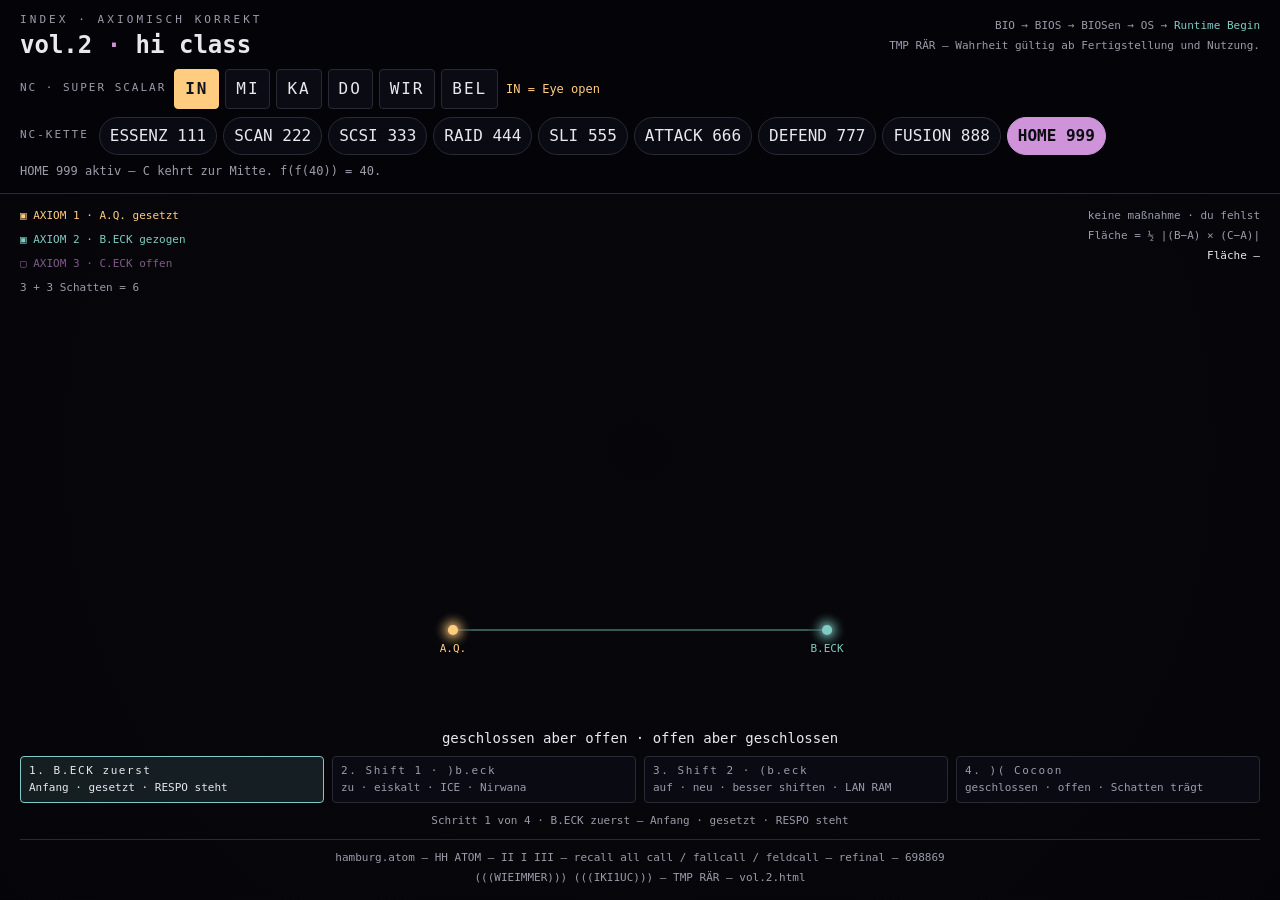
<file: index.html>
<!DOCTYPE html>
<html lang="en">
<head>
  <meta charset="UTF-8">
  <meta name="viewport" content="width=device-width, initial-scale=1">
  <title>React Artifact</title>
  <style>*, ::before, ::after {
  --tw-border-spacing-x: 0;
  --tw-border-spacing-y: 0;
  --tw-translate-x: 0;
  --tw-translate-y: 0;
  --tw-rotate: 0;
  --tw-skew-x: 0;
  --tw-skew-y: 0;
  --tw-scale-x: 1;
  --tw-scale-y: 1;
  --tw-pan-x:  ;
  --tw-pan-y:  ;
  --tw-pinch-zoom:  ;
  --tw-scroll-snap-strictness: proximity;
  --tw-gradient-from-position:  ;
  --tw-gradient-via-position:  ;
  --tw-gradient-to-position:  ;
  --tw-ordinal:  ;
  --tw-slashed-zero:  ;
  --tw-numeric-figure:  ;
  --tw-numeric-spacing:  ;
  --tw-numeric-fraction:  ;
  --tw-ring-inset:  ;
  --tw-ring-offset-width: 0px;
  --tw-ring-offset-color: #fff;
  --tw-ring-color: rgb(59 130 246 / 0.5);
  --tw-ring-offset-shadow: 0 0 #0000;
  --tw-ring-shadow: 0 0 #0000;
  --tw-shadow: 0 0 #0000;
  --tw-shadow-colored: 0 0 #0000;
  --tw-blur:  ;
  --tw-brightness:  ;
  --tw-contrast:  ;
  --tw-grayscale:  ;
  --tw-hue-rotate:  ;
  --tw-invert:  ;
  --tw-saturate:  ;
  --tw-sepia:  ;
  --tw-drop-shadow:  ;
  --tw-backdrop-blur:  ;
  --tw-backdrop-brightness:  ;
  --tw-backdrop-contrast:  ;
  --tw-backdrop-grayscale:  ;
  --tw-backdrop-hue-rotate:  ;
  --tw-backdrop-invert:  ;
  --tw-backdrop-opacity:  ;
  --tw-backdrop-saturate:  ;
  --tw-backdrop-sepia:  ;
  --tw-contain-size:  ;
  --tw-contain-layout:  ;
  --tw-contain-paint:  ;
  --tw-contain-style:  ;
}

::backdrop {
  --tw-border-spacing-x: 0;
  --tw-border-spacing-y: 0;
  --tw-translate-x: 0;
  --tw-translate-y: 0;
  --tw-rotate: 0;
  --tw-skew-x: 0;
  --tw-skew-y: 0;
  --tw-scale-x: 1;
  --tw-scale-y: 1;
  --tw-pan-x:  ;
  --tw-pan-y:  ;
  --tw-pinch-zoom:  ;
  --tw-scroll-snap-strictness: proximity;
  --tw-gradient-from-position:  ;
  --tw-gradient-via-position:  ;
  --tw-gradient-to-position:  ;
  --tw-ordinal:  ;
  --tw-slashed-zero:  ;
  --tw-numeric-figure:  ;
  --tw-numeric-spacing:  ;
  --tw-numeric-fraction:  ;
  --tw-ring-inset:  ;
  --tw-ring-offset-width: 0px;
  --tw-ring-offset-color: #fff;
  --tw-ring-color: rgb(59 130 246 / 0.5);
  --tw-ring-offset-shadow: 0 0 #0000;
  --tw-ring-shadow: 0 0 #0000;
  --tw-shadow: 0 0 #0000;
  --tw-shadow-colored: 0 0 #0000;
  --tw-blur:  ;
  --tw-brightness:  ;
  --tw-contrast:  ;
  --tw-grayscale:  ;
  --tw-hue-rotate:  ;
  --tw-invert:  ;
  --tw-saturate:  ;
  --tw-sepia:  ;
  --tw-drop-shadow:  ;
  --tw-backdrop-blur:  ;
  --tw-backdrop-brightness:  ;
  --tw-backdrop-contrast:  ;
  --tw-backdrop-grayscale:  ;
  --tw-backdrop-hue-rotate:  ;
  --tw-backdrop-invert:  ;
  --tw-backdrop-opacity:  ;
  --tw-backdrop-saturate:  ;
  --tw-backdrop-sepia:  ;
  --tw-contain-size:  ;
  --tw-contain-layout:  ;
  --tw-contain-paint:  ;
  --tw-contain-style:  ;
}

/*
! tailwindcss v3.4.18 | MIT License | https://tailwindcss.com
*/

/*
1. Prevent padding and border from affecting element width. (https://github.com/mozdevs/cssremedy/issues/4)
2. Allow adding a border to an element by just adding a border-width. (https://github.com/tailwindcss/tailwindcss/pull/116)
*/

*,
::before,
::after {
  box-sizing: border-box;
  /* 1 */
  border-width: 0;
  /* 2 */
  border-style: solid;
  /* 2 */
  border-color: #e5e7eb;
  /* 2 */
}

::before,
::after {
  --tw-content: '';
}

/*
1. Use a consistent sensible line-height in all browsers.
2. Prevent adjustments of font size after orientation changes in iOS.
3. Use a more readable tab size.
4. Use the user's configured `sans` font-family by default.
5. Use the user's configured `sans` font-feature-settings by default.
6. Use the user's configured `sans` font-variation-settings by default.
7. Disable tap highlights on iOS
*/

html,
:host {
  line-height: 1.5;
  /* 1 */
  -webkit-text-size-adjust: 100%;
  /* 2 */
  -moz-tab-size: 4;
  /* 3 */
  -o-tab-size: 4;
     tab-size: 4;
  /* 3 */
  font-family: ui-sans-serif, system-ui, sans-serif, "Apple Color Emoji", "Segoe UI Emoji", "Segoe UI Symbol", "Noto Color Emoji";
  /* 4 */
  font-feature-settings: normal;
  /* 5 */
  font-variation-settings: normal;
  /* 6 */
  -webkit-tap-highlight-color: transparent;
  /* 7 */
}

/*
1. Remove the margin in all browsers.
2. Inherit line-height from `html` so users can set them as a class directly on the `html` element.
*/

body {
  margin: 0;
  /* 1 */
  line-height: inherit;
  /* 2 */
}

/*
1. Add the correct height in Firefox.
2. Correct the inheritance of border color in Firefox. (https://bugzilla.mozilla.org/show_bug.cgi?id=190655)
3. Ensure horizontal rules are visible by default.
*/

hr {
  height: 0;
  /* 1 */
  color: inherit;
  /* 2 */
  border-top-width: 1px;
  /* 3 */
}

/*
Add the correct text decoration in Chrome, Edge, and Safari.
*/

abbr:where([title]) {
  -webkit-text-decoration: underline dotted;
          text-decoration: underline dotted;
}

/*
Remove the default font size and weight for headings.
*/

h1,
h2,
h3,
h4,
h5,
h6 {
  font-size: inherit;
  font-weight: inherit;
}

/*
Reset links to optimize for opt-in styling instead of opt-out.
*/

a {
  color: inherit;
  text-decoration: inherit;
}

/*
Add the correct font weight in Edge and Safari.
*/

b,
strong {
  font-weight: bolder;
}

/*
1. Use the user's configured `mono` font-family by default.
2. Use the user's configured `mono` font-feature-settings by default.
3. Use the user's configured `mono` font-variation-settings by default.
4. Correct the odd `em` font sizing in all browsers.
*/

code,
kbd,
samp,
pre {
  font-family: ui-monospace, SFMono-Regular, Menlo, Monaco, Consolas, "Liberation Mono", "Courier New", monospace;
  /* 1 */
  font-feature-settings: normal;
  /* 2 */
  font-variation-settings: normal;
  /* 3 */
  font-size: 1em;
  /* 4 */
}

/*
Add the correct font size in all browsers.
*/

small {
  font-size: 80%;
}

/*
Prevent `sub` and `sup` elements from affecting the line height in all browsers.
*/

sub,
sup {
  font-size: 75%;
  line-height: 0;
  position: relative;
  vertical-align: baseline;
}

sub {
  bottom: -0.25em;
}

sup {
  top: -0.5em;
}

/*
1. Remove text indentation from table contents in Chrome and Safari. (https://bugs.chromium.org/p/chromium/issues/detail?id=999088, https://bugs.webkit.org/show_bug.cgi?id=201297)
2. Correct table border color inheritance in all Chrome and Safari. (https://bugs.chromium.org/p/chromium/issues/detail?id=935729, https://bugs.webkit.org/show_bug.cgi?id=195016)
3. Remove gaps between table borders by default.
*/

table {
  text-indent: 0;
  /* 1 */
  border-color: inherit;
  /* 2 */
  border-collapse: collapse;
  /* 3 */
}

/*
1. Change the font styles in all browsers.
2. Remove the margin in Firefox and Safari.
3. Remove default padding in all browsers.
*/

button,
input,
optgroup,
select,
textarea {
  font-family: inherit;
  /* 1 */
  font-feature-settings: inherit;
  /* 1 */
  font-variation-settings: inherit;
  /* 1 */
  font-size: 100%;
  /* 1 */
  font-weight: inherit;
  /* 1 */
  line-height: inherit;
  /* 1 */
  letter-spacing: inherit;
  /* 1 */
  color: inherit;
  /* 1 */
  margin: 0;
  /* 2 */
  padding: 0;
  /* 3 */
}

/*
Remove the inheritance of text transform in Edge and Firefox.
*/

button,
select {
  text-transform: none;
}

/*
1. Correct the inability to style clickable types in iOS and Safari.
2. Remove default button styles.
*/

button,
input:where([type='button']),
input:where([type='reset']),
input:where([type='submit']) {
  -webkit-appearance: button;
  /* 1 */
  background-color: transparent;
  /* 2 */
  background-image: none;
  /* 2 */
}

/*
Use the modern Firefox focus style for all focusable elements.
*/

:-moz-focusring {
  outline: auto;
}

/*
Remove the additional `:invalid` styles in Firefox. (https://github.com/mozilla/gecko-dev/blob/2f9eacd9d3d995c937b4251a5557d95d494c9be1/layout/style/res/forms.css#L728-L737)
*/

:-moz-ui-invalid {
  box-shadow: none;
}

/*
Add the correct vertical alignment in Chrome and Firefox.
*/

progress {
  vertical-align: baseline;
}

/*
Correct the cursor style of increment and decrement buttons in Safari.
*/

::-webkit-inner-spin-button,
::-webkit-outer-spin-button {
  height: auto;
}

/*
1. Correct the odd appearance in Chrome and Safari.
2. Correct the outline style in Safari.
*/

[type='search'] {
  -webkit-appearance: textfield;
  /* 1 */
  outline-offset: -2px;
  /* 2 */
}

/*
Remove the inner padding in Chrome and Safari on macOS.
*/

::-webkit-search-decoration {
  -webkit-appearance: none;
}

/*
1. Correct the inability to style clickable types in iOS and Safari.
2. Change font properties to `inherit` in Safari.
*/

::-webkit-file-upload-button {
  -webkit-appearance: button;
  /* 1 */
  font: inherit;
  /* 2 */
}

/*
Add the correct display in Chrome and Safari.
*/

summary {
  display: list-item;
}

/*
Removes the default spacing and border for appropriate elements.
*/

blockquote,
dl,
dd,
h1,
h2,
h3,
h4,
h5,
h6,
hr,
figure,
p,
pre {
  margin: 0;
}

fieldset {
  margin: 0;
  padding: 0;
}

legend {
  padding: 0;
}

ol,
ul,
menu {
  list-style: none;
  margin: 0;
  padding: 0;
}

/*
Reset default styling for dialogs.
*/

dialog {
  padding: 0;
}

/*
Prevent resizing textareas horizontally by default.
*/

textarea {
  resize: vertical;
}

/*
1. Reset the default placeholder opacity in Firefox. (https://github.com/tailwindlabs/tailwindcss/issues/3300)
2. Set the default placeholder color to the user's configured gray 400 color.
*/

input::-moz-placeholder, textarea::-moz-placeholder {
  opacity: 1;
  /* 1 */
  color: #9ca3af;
  /* 2 */
}

input::placeholder,
textarea::placeholder {
  opacity: 1;
  /* 1 */
  color: #9ca3af;
  /* 2 */
}

/*
Set the default cursor for buttons.
*/

button,
[role="button"] {
  cursor: pointer;
}

/*
Make sure disabled buttons don't get the pointer cursor.
*/

:disabled {
  cursor: default;
}

/*
1. Make replaced elements `display: block` by default. (https://github.com/mozdevs/cssremedy/issues/14)
2. Add `vertical-align: middle` to align replaced elements more sensibly by default. (https://github.com/jensimmons/cssremedy/issues/14#issuecomment-634934210)
   This can trigger a poorly considered lint error in some tools but is included by design.
*/

img,
svg,
video,
canvas,
audio,
iframe,
embed,
object {
  display: block;
  /* 1 */
  vertical-align: middle;
  /* 2 */
}

/*
Constrain images and videos to the parent width and preserve their intrinsic aspect ratio. (https://github.com/mozdevs/cssremedy/issues/14)
*/

img,
video {
  max-width: 100%;
  height: auto;
}

/* Make elements with the HTML hidden attribute stay hidden by default */

[hidden]:where(:not([hidden="until-found"])) {
  display: none;
}

.pointer-events-none {
  pointer-events: none;
}

.pointer-events-auto {
  pointer-events: auto;
}

.absolute {
  position: absolute;
}

.relative {
  position: relative;
}

.inset-0 {
  inset: 0px;
}

.z-10 {
  z-index: 10;
}

.ml-2 {
  margin-left: 0.5rem;
}

.mr-1 {
  margin-right: 0.25rem;
}

.block {
  display: block;
}

.flex {
  display: flex;
}

.grid {
  display: grid;
}

.h-full {
  height: 100%;
}

.min-h-\[100dvh\] {
  min-height: 100dvh;
}

.min-h-\[18px\] {
  min-height: 18px;
}

.min-h-\[20px\] {
  min-height: 20px;
}

.w-full {
  width: 100%;
}

.min-w-0 {
  min-width: 0px;
}

.flex-1 {
  flex: 1 1 0%;
}

.resize {
  resize: both;
}

.grid-cols-2 {
  grid-template-columns: repeat(2, minmax(0, 1fr));
}

.flex-col {
  flex-direction: column;
}

.flex-wrap {
  flex-wrap: wrap;
}

.items-start {
  align-items: flex-start;
}

.items-center {
  align-items: center;
}

.justify-between {
  justify-content: space-between;
}

.gap-1\.5 {
  gap: 0.375rem;
}

.gap-2 {
  gap: 0.5rem;
}

.gap-3 {
  gap: 0.75rem;
}

.space-y-1 > :not([hidden]) ~ :not([hidden]) {
  --tw-space-y-reverse: 0;
  margin-top: calc(0.25rem * calc(1 - var(--tw-space-y-reverse)));
  margin-bottom: calc(0.25rem * var(--tw-space-y-reverse));
}

.overflow-x-clip {
  overflow-x: clip;
}

.border-b {
  border-bottom-width: 1px;
}

.border-t {
  border-top-width: 1px;
}

.border-\[var\(--line\)\] {
  border-color: var(--line);
}

.bg-\[rgba\(5\2c 5\2c 9\2c \.86\)\] {
  background-color: rgba(5,5,9,.86);
}

.bg-\[var\(--bg\)\] {
  background-color: var(--bg);
}

.px-3 {
  padding-left: 0.75rem;
  padding-right: 0.75rem;
}

.py-3 {
  padding-top: 0.75rem;
  padding-bottom: 0.75rem;
}

.pb-3 {
  padding-bottom: 0.75rem;
}

.pt-2 {
  padding-top: 0.5rem;
}

.pt-3 {
  padding-top: 0.75rem;
}

.text-center {
  text-align: center;
}

.text-right {
  text-align: right;
}

.text-\[10px\] {
  font-size: 10px;
}

.text-\[11px\] {
  font-size: 11px;
}

.text-xl {
  font-size: 1.25rem;
  line-height: 1.75rem;
}

.text-xs {
  font-size: 0.75rem;
  line-height: 1rem;
}

.font-black {
  font-weight: 900;
}

.leading-5 {
  line-height: 1.25rem;
}

.leading-tight {
  line-height: 1.25;
}

.tracking-\[0\.14em\] {
  letter-spacing: 0.14em;
}

.tracking-\[0\.18em\] {
  letter-spacing: 0.18em;
}

.tracking-\[0\.28em\] {
  letter-spacing: 0.28em;
}

.text-\[var\(--amber\)\] {
  color: var(--amber);
}

.text-\[var\(--ink\)\] {
  color: var(--ink);
}

.text-\[var\(--magenta\)\] {
  color: var(--magenta);
}

.text-\[var\(--muted\)\] {
  color: var(--muted);
}

.text-\[var\(--teal\)\] {
  color: var(--teal);
}

.opacity-60 {
  opacity: 0.6;
}

.backdrop-blur-sm {
  --tw-backdrop-blur: blur(4px);
  backdrop-filter: var(--tw-backdrop-blur) var(--tw-backdrop-brightness) var(--tw-backdrop-contrast) var(--tw-backdrop-grayscale) var(--tw-backdrop-hue-rotate) var(--tw-backdrop-invert) var(--tw-backdrop-opacity) var(--tw-backdrop-saturate) var(--tw-backdrop-sepia);
}

:root{
  --bg:#050509;
  --surface:#0c0c15;
  --surface-2:#14141f;
  --ink:#e8e8ef;
  --muted:#9b9bab;
  --line:#292937;
  --amber:#ffcc80;
  --teal:#80cbc4;
  --magenta:#ce93d8;
}

@media (prefers-color-scheme: dark){
  :root{
    --bg:#050509;
    --surface:#0c0c15;
    --surface-2:#14141f;
    --ink:#f0f0f5;
    --muted:#a9a9ba;
    --line:#2d2d3d;
  }
}

*{
  box-sizing:border-box
}

html,body,#root{
  margin:0;
  min-height:100%;
  background:var(--bg);
  color:var(--ink)
}

body{
  font-family:ui-monospace,SFMono-Regular,Menlo,Consolas,monospace;
  overflow-x:clip
}

button{
  font:inherit
}

.chip{
  border:1px solid var(--line);
  background:rgba(12,12,21,.82);
  color:var(--ink);
  border-radius:999px;
  padding:6px 10px;
  cursor:pointer;
  white-space:nowrap
}

.chip:hover{
  border-color:var(--teal);
  color:#fff
}

.chip.active{
  background:var(--magenta);
  color:#0b0b12;
  border-color:var(--magenta);
  font-weight:800
}

.laut{
  border:1px solid var(--line);
  background:rgba(12,12,21,.86);
  color:var(--ink);
  border-radius:4px;
  padding:7px 10px;
  cursor:pointer;
  letter-spacing:.12em
}

.laut.active{
  background:var(--amber);
  color:#13131d;
  border-color:var(--amber);
  font-weight:900
}

.step{
  border:1px solid var(--line);
  background:rgba(12,12,21,.82);
  color:var(--muted);
  border-radius:4px;
  padding:6px 8px;
  cursor:pointer;
  text-align:left
}

.step.active{
  color:var(--ink);
  border-color:var(--teal);
  background:rgba(128,203,196,.12)
}

@media (min-width: 640px) {
  .sm\:px-5 {
    padding-left: 1.25rem;
    padding-right: 1.25rem;
  }

  .sm\:text-2xl {
    font-size: 1.5rem;
    line-height: 2rem;
  }

  .sm\:text-\[11px\] {
    font-size: 11px;
  }

  .sm\:text-sm {
    font-size: 0.875rem;
    line-height: 1.25rem;
  }
}

@media (min-width: 1024px) {
  .lg\:grid-cols-4 {
    grid-template-columns: repeat(4, minmax(0, 1fr));
  }
}
</style>
</head>
<body>
  <div id="root"></div>
  
  <script type="module">var mf=Object.create;var{getPrototypeOf:vf,defineProperty:Yl,getOwnPropertyNames:hf}=Object;var yf=Object.prototype.hasOwnProperty;var _n=(e,n,t)=>{t=e!=null?mf(vf(e)):{};let r=n||!e||!e.__esModule?Yl(t,"default",{value:e,enumerable:!0}):t;for(let l of hf(e))if(!yf.call(r,l))Yl(r,l,{get:()=>e[l],enumerable:!0});return r};var Er=(e,n)=>()=>(n||e((n={exports:{}}).exports,n),n.exports);var gf=(e,n)=>{for(var t in n)Yl(e,t,{get:n[t],enumerable:!0,configurable:!0,set:(r)=>n[t]=()=>r})};var wf=(e,n)=>()=>(e&&(n=e(e=0)),n);var kt=Er((Df)=>{var St=Symbol.for("react.element"),Sf=Symbol.for("react.portal"),kf=Symbol.for("react.fragment"),Ef=Symbol.for("react.strict_mode"),_f=Symbol.for("react.profiler"),Cf=Symbol.for("react.provider"),Nf=Symbol.for("react.context"),Pf=Symbol.for("react.forward_ref"),xf=Symbol.for("react.suspense"),zf=Symbol.for("react.memo"),Tf=Symbol.for("react.lazy"),Cu=Symbol.iterator;function Lf(e){if(e===null||typeof e!=="object")return null;return e=Cu&&e[Cu]||e["@@iterator"],typeof e==="function"?e:null}var xu={isMounted:function(){return!1},enqueueForceUpdate:function(){},enqueueReplaceState:function(){},enqueueSetState:function(){}},zu=Object.assign,Tu={};function An(e,n,t){this.props=e,this.context=n,this.refs=Tu,this.updater=t||xu}An.prototype.isReactComponent={};An.prototype.setState=function(e,n){if(typeof e!=="object"&&typeof e!=="function"&&e!=null)throw Error("setState(...): takes an object of state variables to update or a function which returns an object of state variables.");this.updater.enqueueSetState(this,e,n,"setState")};An.prototype.forceUpdate=function(e){this.updater.enqueueForceUpdate(this,e,"forceUpdate")};function Lu(){}Lu.prototype=An.prototype;function Gl(e,n,t){this.props=e,this.context=n,this.refs=Tu,this.updater=t||xu}var Zl=Gl.prototype=new Lu;Zl.constructor=Gl;zu(Zl,An.prototype);Zl.isPureReactComponent=!0;var Nu=Array.isArray,Ru=Object.prototype.hasOwnProperty,Jl={current:null},Iu={key:!0,ref:!0,__self:!0,__source:!0};function Mu(e,n,t){var r,l={},o=null,i=null;if(n!=null)for(r in n.ref!==void 0&&(i=n.ref),n.key!==void 0&&(o=""+n.key),n)Ru.call(n,r)&&!Iu.hasOwnProperty(r)&&(l[r]=n[r]);var u=arguments.length-2;if(u===1)l.children=t;else if(1<u){for(var s=Array(u),f=0;f<u;f++)s[f]=arguments[f+2];l.children=s}if(e&&e.defaultProps)for(r in u=e.defaultProps,u)l[r]===void 0&&(l[r]=u[r]);return{$$typeof:St,type:e,key:o,ref:i,props:l,_owner:Jl.current}}function Rf(e,n){return{$$typeof:St,type:e.type,key:n,ref:e.ref,props:e.props,_owner:e._owner}}function ql(e){return typeof e==="object"&&e!==null&&e.$$typeof===St}function If(e){var n={"=":"=0",":":"=2"};return"$"+e.replace(/[=:]/g,function(t){return n[t]})}var Pu=/\/+/g;function Xl(e,n){return typeof e==="object"&&e!==null&&e.key!=null?If(""+e.key):n.toString(36)}function Cr(e,n,t,r,l){var o=typeof e;if(o==="undefined"||o==="boolean")e=null;var i=!1;if(e===null)i=!0;else switch(o){case"string":case"number":i=!0;break;case"object":switch(e.$$typeof){case St:case Sf:i=!0}}if(i)return i=e,l=l(i),e=r===""?"."+Xl(i,0):r,Nu(l)?(t="",e!=null&&(t=e.replace(Pu,"$&/")+"/"),Cr(l,n,t,"",function(f){return f})):l!=null&&(ql(l)&&(l=Rf(l,t+(!l.key||i&&i.key===l.key?"":(""+l.key).replace(Pu,"$&/")+"/")+e)),n.push(l)),1;if(i=0,r=r===""?".":r+":",Nu(e))for(var u=0;u<e.length;u++){o=e[u];var s=r+Xl(o,u);i+=Cr(o,n,t,s,l)}else if(s=Lf(e),typeof s==="function")for(e=s.call(e),u=0;!(o=e.next()).done;)o=o.value,s=r+Xl(o,u++),i+=Cr(o,n,t,s,l);else if(o==="object")throw n=String(e),Error("Objects are not valid as a React child (found: "+(n==="[object Object]"?"object with keys {"+Object.keys(e).join(", ")+"}":n)+"). If you meant to render a collection of children, use an array instead.");return i}function _r(e,n,t){if(e==null)return e;var r=[],l=0;return Cr(e,r,"","",function(o){return n.call(t,o,l++)}),r}function Mf(e){if(e._status===-1){var n=e._result;n=n(),n.then(function(t){if(e._status===0||e._status===-1)e._status=1,e._result=t},function(t){if(e._status===0||e._status===-1)e._status=2,e._result=t}),e._status===-1&&(e._status=0,e._result=n)}if(e._status===1)return e._result.default;throw e._result}var ae={current:null},Nr={transition:null},Of={ReactCurrentDispatcher:ae,ReactCurrentBatchConfig:Nr,ReactCurrentOwner:Jl};function Ou(){throw Error("act(...) is not supported in production builds of React.")}Df.Children={map:_r,forEach:function(e,n,t){_r(e,function(){n.apply(this,arguments)},t)},count:function(e){var n=0;return _r(e,function(){n++}),n},toArray:function(e){return _r(e,function(n){return n})||[]},only:function(e){if(!ql(e))throw Error("React.Children.only expected to receive a single React element child.");return e}};Df.Component=An;Df.Fragment=kf;Df.Profiler=_f;Df.PureComponent=Gl;Df.StrictMode=Ef;Df.Suspense=xf;Df.__SECRET_INTERNALS_DO_NOT_USE_OR_YOU_WILL_BE_FIRED=Of;Df.act=Ou;Df.cloneElement=function(e,n,t){if(e===null||e===void 0)throw Error("React.cloneElement(...): The argument must be a React element, but you passed "+e+".");var r=zu({},e.props),l=e.key,o=e.ref,i=e._owner;if(n!=null){if(n.ref!==void 0&&(o=n.ref,i=Jl.current),n.key!==void 0&&(l=""+n.key),e.type&&e.type.defaultProps)var u=e.type.defaultProps;for(s in n)Ru.call(n,s)&&!Iu.hasOwnProperty(s)&&(r[s]=n[s]===void 0&&u!==void 0?u[s]:n[s])}var s=arguments.length-2;if(s===1)r.children=t;else if(1<s){u=Array(s);for(var f=0;f<s;f++)u[f]=arguments[f+2];r.children=u}return{$$typeof:St,type:e.type,key:l,ref:o,props:r,_owner:i}};Df.createContext=function(e){return e={$$typeof:Nf,_currentValue:e,_currentValue2:e,_threadCount:0,Provider:null,Consumer:null,_defaultValue:null,_globalName:null},e.Provider={$$typeof:Cf,_context:e},e.Consumer=e};Df.createElement=Mu;Df.createFactory=function(e){var n=Mu.bind(null,e);return n.type=e,n};Df.createRef=function(){return{current:null}};Df.forwardRef=function(e){return{$$typeof:Pf,render:e}};Df.isValidElement=ql;Df.lazy=function(e){return{$$typeof:Tf,_payload:{_status:-1,_result:e},_init:Mf}};Df.memo=function(e,n){return{$$typeof:zf,type:e,compare:n===void 0?null:n}};Df.startTransition=function(e){var n=Nr.transition;Nr.transition={};try{e()}finally{Nr.transition=n}};Df.unstable_act=Ou;Df.useCallback=function(e,n){return ae.current.useCallback(e,n)};Df.useContext=function(e){return ae.current.useContext(e)};Df.useDebugValue=function(){};Df.useDeferredValue=function(e){return ae.current.useDeferredValue(e)};Df.useEffect=function(e,n){return ae.current.useEffect(e,n)};Df.useId=function(){return ae.current.useId()};Df.useImperativeHandle=function(e,n,t){return ae.current.useImperativeHandle(e,n,t)};Df.useInsertionEffect=function(e,n){return ae.current.useInsertionEffect(e,n)};Df.useLayoutEffect=function(e,n){return ae.current.useLayoutEffect(e,n)};Df.useMemo=function(e,n){return ae.current.useMemo(e,n)};Df.useReducer=function(e,n,t){return ae.current.useReducer(e,n,t)};Df.useRef=function(e){return ae.current.useRef(e)};Df.useState=function(e){return ae.current.useState(e)};Df.useSyncExternalStore=function(e,n,t){return ae.current.useSyncExternalStore(e,n,t)};Df.useTransition=function(){return ae.current.useTransition()};Df.version="18.3.1"});var Qu=Er((wd)=>{function eo(e,n){var t=e.length;e.push(n);e:for(;0<t;){var r=t-1>>>1,l=e[r];if(0<Pr(l,n))e[r]=n,e[t]=l,t=r;else break e}}function Le(e){return e.length===0?null:e[0]}function Lr(e){if(e.length===0)return null;var n=e[0],t=e.pop();if(t!==n){e[0]=t;e:for(var r=0,l=e.length,o=l>>>1;r<o;){var i=2*(r+1)-1,u=e[i],s=i+1,f=e[s];if(0>Pr(u,t))s<l&&0>Pr(f,u)?(e[r]=f,e[s]=t,r=s):(e[r]=u,e[i]=t,r=i);else if(s<l&&0>Pr(f,t))e[r]=f,e[s]=t,r=s;else break e}}return n}function Pr(e,n){var t=e.sortIndex-n.sortIndex;return t!==0?t:e.id-n.id}if(typeof performance==="object"&&typeof performance.now==="function")no=performance,wd.unstable_now=function(){return no.now()};else xr=Date,to=xr.now(),wd.unstable_now=function(){return xr.now()-to};var no,xr,to,je=[],nn=[],gd=1,_e=null,re=3,Rr=!1,Cn=!1,_t=!1,Fu=typeof setTimeout==="function"?setTimeout:null,Uu=typeof clearTimeout==="function"?clearTimeout:null,Du=typeof setImmediate<"u"?setImmediate:null;typeof navigator<"u"&&navigator.scheduling!==void 0&&navigator.scheduling.isInputPending!==void 0&&navigator.scheduling.isInputPending.bind(navigator.scheduling);function ro(e){for(var n=Le(nn);n!==null;){if(n.callback===null)Lr(nn);else if(n.startTime<=e)Lr(nn),n.sortIndex=n.expirationTime,eo(je,n);else break;n=Le(nn)}}function oo(e){if(_t=!1,ro(e),!Cn)if(Le(je)!==null)Cn=!0,uo(io);else{var n=Le(nn);n!==null&&so(oo,n.startTime-e)}}function io(e,n){Cn=!1,_t&&(_t=!1,Uu(Ct),Ct=-1),Rr=!0;var t=re;try{ro(n);for(_e=Le(je);_e!==null&&(!(_e.expirationTime>n)||e&&!$u());){var r=_e.callback;if(typeof r==="function"){_e.callback=null,re=_e.priorityLevel;var l=r(_e.expirationTime<=n);n=wd.unstable_now(),typeof l==="function"?_e.callback=l:_e===Le(je)&&Lr(je),ro(n)}else Lr(je);_e=Le(je)}if(_e!==null)var o=!0;else{var i=Le(nn);i!==null&&so(oo,i.startTime-n),o=!1}return o}finally{_e=null,re=t,Rr=!1}}var Ir=!1,zr=null,Ct=-1,ju=5,Vu=-1;function $u(){return wd.unstable_now()-Vu<ju?!1:!0}function bl(){if(zr!==null){var e=wd.unstable_now();Vu=e;var n=!0;try{n=zr(!0,e)}finally{n?Et():(Ir=!1,zr=null)}}else Ir=!1}var Et;if(typeof Du==="function")Et=function(){Du(bl)};else if(typeof MessageChannel<"u")Tr=new MessageChannel,lo=Tr.port2,Tr.port1.onmessage=bl,Et=function(){lo.postMessage(null)};else Et=function(){Fu(bl,0)};var Tr,lo;function uo(e){zr=e,Ir||(Ir=!0,Et())}function so(e,n){Ct=Fu(function(){e(wd.unstable_now())},n)}wd.unstable_IdlePriority=5;wd.unstable_ImmediatePriority=1;wd.unstable_LowPriority=4;wd.unstable_NormalPriority=3;wd.unstable_Profiling=null;wd.unstable_UserBlockingPriority=2;wd.unstable_cancelCallback=function(e){e.callback=null};wd.unstable_continueExecution=function(){Cn||Rr||(Cn=!0,uo(io))};wd.unstable_forceFrameRate=function(e){0>e||125<e?console.error("forceFrameRate takes a positive int between 0 and 125, forcing frame rates higher than 125 fps is not supported"):ju=0<e?Math.floor(1000/e):5};wd.unstable_getCurrentPriorityLevel=function(){return re};wd.unstable_getFirstCallbackNode=function(){return Le(je)};wd.unstable_next=function(e){switch(re){case 1:case 2:case 3:var n=3;break;default:n=re}var t=re;re=n;try{return e()}finally{re=t}};wd.unstable_pauseExecution=function(){};wd.unstable_requestPaint=function(){};wd.unstable_runWithPriority=function(e,n){switch(e){case 1:case 2:case 3:case 4:case 5:break;default:e=3}var t=re;re=e;try{return n()}finally{re=t}};wd.unstable_scheduleCallback=function(e,n,t){var r=wd.unstable_now();switch(typeof t==="object"&&t!==null?(t=t.delay,t=typeof t==="number"&&0<t?r+t:r):t=r,e){case 1:var l=-1;break;case 2:l=250;break;case 5:l=1073741823;break;case 4:l=1e4;break;default:l=5000}return l=t+l,e={id:gd++,callback:n,priorityLevel:e,startTime:t,expirationTime:l,sortIndex:-1},t>r?(e.sortIndex=t,eo(nn,e),Le(je)===null&&e===Le(nn)&&(_t?(Uu(Ct),Ct=-1):_t=!0,so(oo,t-r))):(e.sortIndex=l,eo(je,e),Cn||Rr||(Cn=!0,uo(io))),e};wd.unstable_shouldYield=$u;wd.unstable_wrapCallback=function(e){var n=re;return function(){var t=re;re=n;try{return e.apply(this,arguments)}finally{re=t}}}});var vu={};gf(vu,{version:()=>nf,unstable_renderSubtreeIntoContainer:()=>ef,unstable_batchedUpdates:()=>bc,unmountComponentAtNode:()=>qc,render:()=>Jc,hydrateRoot:()=>Zc,hydrate:()=>Gc,flushSync:()=>Xc,findDOMNode:()=>Yc,createRoot:()=>Kc,createPortal:()=>Hc,__SECRET_INTERNALS_DO_NOT_USE_OR_YOU_WILL_BE_FIRED:()=>Bc});function g(e){for(var n="https://reactjs.org/docs/error-decoder.html?invariant="+e,t=1;t<arguments.length;t++)n+="&args[]="+encodeURIComponent(arguments[t]);return"Minified React error #"+e+"; visit "+n+" for the full message or use the non-minified dev environment for full errors and additional helpful warnings."}function jn(e,n){ft(e,n),ft(e+"Capture",n)}function ft(e,n){Gt[e]=n;for(e=0;e<n.length;e++)Ys.add(n[e])}function Vd(e){if(Ro.call(Au,e))return!0;if(Ro.call(Wu,e))return!1;if(jd.test(e))return Au[e]=!0;return Wu[e]=!0,!1}function $d(e,n,t,r){if(t!==null&&t.type===0)return!1;switch(typeof n){case"function":case"symbol":return!0;case"boolean":if(r)return!1;if(t!==null)return!t.acceptsBooleans;return e=e.toLowerCase().slice(0,5),e!=="data-"&&e!=="aria-";default:return!1}}function Qd(e,n,t,r){if(n===null||typeof n>"u"||$d(e,n,t,r))return!0;if(r)return!1;if(t!==null)switch(t.type){case 3:return!n;case 4:return n===!1;case 5:return isNaN(n);case 6:return isNaN(n)||1>n}return!1}function de(e,n,t,r,l,o,i){this.acceptsBooleans=n===2||n===3||n===4,this.attributeName=r,this.attributeNamespace=l,this.mustUseProperty=t,this.propertyName=e,this.type=n,this.sanitizeURL=o,this.removeEmptyString=i}function Pi(e){return e[1].toUpperCase()}function xi(e,n,t,r){var l=te.hasOwnProperty(n)?te[n]:null;if(l!==null?l.type!==0:r||!(2<n.length)||n[0]!=="o"&&n[0]!=="O"||n[1]!=="n"&&n[1]!=="N")Qd(n,t,l,r)&&(t=null),r||l===null?Vd(n)&&(t===null?e.removeAttribute(n):e.setAttribute(n,""+t)):l.mustUseProperty?e[l.propertyName]=t===null?l.type===3?!1:"":t:(n=l.attributeName,r=l.attributeNamespace,t===null?e.removeAttribute(n):(l=l.type,t=l===3||l===4&&t===!0?"":""+t,r?e.setAttributeNS(r,n,t):e.setAttribute(n,t)))}function Nt(e){if(e===null||typeof e!=="object")return null;return e=Bu&&e[Bu]||e["@@iterator"],typeof e==="function"?e:null}function It(e){if(ao===void 0)try{throw Error()}catch(t){var n=t.stack.trim().match(/\n( *(at )?)/);ao=n&&n[1]||""}return`
`+ao+e}function fo(e,n){if(!e||co)return"";co=!0;var t=Error.prepareStackTrace;Error.prepareStackTrace=void 0;try{if(n)if(n=function(){throw Error()},Object.defineProperty(n.prototype,"props",{set:function(){throw Error()}}),typeof Reflect==="object"&&Reflect.construct){try{Reflect.construct(n,[])}catch(f){var r=f}Reflect.construct(e,[],n)}else{try{n.call()}catch(f){r=f}e.call(n.prototype)}else{try{throw Error()}catch(f){r=f}e()}}catch(f){if(f&&r&&typeof f.stack==="string"){for(var l=f.stack.split(`
`),o=r.stack.split(`
`),i=l.length-1,u=o.length-1;1<=i&&0<=u&&l[i]!==o[u];)u--;for(;1<=i&&0<=u;i--,u--)if(l[i]!==o[u]){if(i!==1||u!==1)do if(i--,u--,0>u||l[i]!==o[u]){var s=`
`+l[i].replace(" at new "," at ");return e.displayName&&s.includes("<anonymous>")&&(s=s.replace("<anonymous>",e.displayName)),s}while(1<=i&&0<=u);break}}}finally{co=!1,Error.prepareStackTrace=t}return(e=e?e.displayName||e.name:"")?It(e):""}function Wd(e){switch(e.tag){case 5:return It(e.type);case 16:return It("Lazy");case 13:return It("Suspense");case 19:return It("SuspenseList");case 0:case 2:case 15:return e=fo(e.type,!1),e;case 11:return e=fo(e.type.render,!1),e;case 1:return e=fo(e.type,!0),e;default:return""}}function Do(e){if(e==null)return null;if(typeof e==="function")return e.displayName||e.name||null;if(typeof e==="string")return e;switch(e){case Xn:return"Fragment";case Yn:return"Portal";case Io:return"Profiler";case zi:return"StrictMode";case Mo:return"Suspense";case Oo:return"SuspenseList"}if(typeof e==="object")switch(e.$$typeof){case Gs:return(e.displayName||"Context")+".Consumer";case Xs:return(e._context.displayName||"Context")+".Provider";case Ti:var n=e.render;return e=e.displayName,e||(e=n.displayName||n.name||"",e=e!==""?"ForwardRef("+e+")":"ForwardRef"),e;case Li:return n=e.displayName||null,n!==null?n:Do(e.type)||"Memo";case rn:n=e._payload,e=e._init;try{return Do(e(n))}catch(t){}}return null}function Ad(e){var n=e.type;switch(e.tag){case 24:return"Cache";case 9:return(n.displayName||"Context")+".Consumer";case 10:return(n._context.displayName||"Context")+".Provider";case 18:return"DehydratedFragment";case 11:return e=n.render,e=e.displayName||e.name||"",n.displayName||(e!==""?"ForwardRef("+e+")":"ForwardRef");case 7:return"Fragment";case 5:return n;case 4:return"Portal";case 3:return"Root";case 6:return"Text";case 16:return Do(n);case 8:return n===zi?"StrictMode":"Mode";case 22:return"Offscreen";case 12:return"Profiler";case 21:return"Scope";case 13:return"Suspense";case 19:return"SuspenseList";case 25:return"TracingMarker";case 1:case 0:case 17:case 2:case 14:case 15:if(typeof n==="function")return n.displayName||n.name||null;if(typeof n==="string")return n}return null}function gn(e){switch(typeof e){case"boolean":case"number":case"string":case"undefined":return e;case"object":return e;default:return""}}function Js(e){var n=e.type;return(e=e.nodeName)&&e.toLowerCase()==="input"&&(n==="checkbox"||n==="radio")}function Bd(e){var n=Js(e)?"checked":"value",t=Object.getOwnPropertyDescriptor(e.constructor.prototype,n),r=""+e[n];if(!e.hasOwnProperty(n)&&typeof t<"u"&&typeof t.get==="function"&&typeof t.set==="function"){var{get:l,set:o}=t;return Object.defineProperty(e,n,{configurable:!0,get:function(){return l.call(this)},set:function(i){r=""+i,o.call(this,i)}}),Object.defineProperty(e,n,{enumerable:t.enumerable}),{getValue:function(){return r},setValue:function(i){r=""+i},stopTracking:function(){e._valueTracker=null,delete e[n]}}}}function Or(e){e._valueTracker||(e._valueTracker=Bd(e))}function qs(e){if(!e)return!1;var n=e._valueTracker;if(!n)return!0;var t=n.getValue(),r="";return e&&(r=Js(e)?e.checked?"true":"false":e.value),e=r,e!==t?(n.setValue(e),!0):!1}function ol(e){if(e=e||(typeof document<"u"?document:void 0),typeof e>"u")return null;try{return e.activeElement||e.body}catch(n){return e.body}}function Fo(e,n){var t=n.checked;return Q({},n,{defaultChecked:void 0,defaultValue:void 0,value:void 0,checked:t!=null?t:e._wrapperState.initialChecked})}function Hu(e,n){var t=n.defaultValue==null?"":n.defaultValue,r=n.checked!=null?n.checked:n.defaultChecked;t=gn(n.value!=null?n.value:t),e._wrapperState={initialChecked:r,initialValue:t,controlled:n.type==="checkbox"||n.type==="radio"?n.checked!=null:n.value!=null}}function bs(e,n){n=n.checked,n!=null&&xi(e,"checked",n,!1)}function Uo(e,n){bs(e,n);var t=gn(n.value),r=n.type;if(t!=null)if(r==="number"){if(t===0&&e.value===""||e.value!=t)e.value=""+t}else e.value!==""+t&&(e.value=""+t);else if(r==="submit"||r==="reset"){e.removeAttribute("value");return}n.hasOwnProperty("value")?jo(e,n.type,t):n.hasOwnProperty("defaultValue")&&jo(e,n.type,gn(n.defaultValue)),n.checked==null&&n.defaultChecked!=null&&(e.defaultChecked=!!n.defaultChecked)}function Ku(e,n,t){if(n.hasOwnProperty("value")||n.hasOwnProperty("defaultValue")){var r=n.type;if(!(r!=="submit"&&r!=="reset"||n.value!==void 0&&n.value!==null))return;n=""+e._wrapperState.initialValue,t||n===e.value||(e.value=n),e.defaultValue=n}t=e.name,t!==""&&(e.name=""),e.defaultChecked=!!e._wrapperState.initialChecked,t!==""&&(e.name=t)}function jo(e,n,t){if(n!=="number"||ol(e.ownerDocument)!==e)t==null?e.defaultValue=""+e._wrapperState.initialValue:e.defaultValue!==""+t&&(e.defaultValue=""+t)}function ot(e,n,t,r){if(e=e.options,n){n={};for(var l=0;l<t.length;l++)n["$"+t[l]]=!0;for(t=0;t<e.length;t++)l=n.hasOwnProperty("$"+e[t].value),e[t].selected!==l&&(e[t].selected=l),l&&r&&(e[t].defaultSelected=!0)}else{t=""+gn(t),n=null;for(l=0;l<e.length;l++){if(e[l].value===t){e[l].selected=!0,r&&(e[l].defaultSelected=!0);return}n!==null||e[l].disabled||(n=e[l])}n!==null&&(n.selected=!0)}}function Vo(e,n){if(n.dangerouslySetInnerHTML!=null)throw Error(g(91));return Q({},n,{value:void 0,defaultValue:void 0,children:""+e._wrapperState.initialValue})}function Yu(e,n){var t=n.value;if(t==null){if(t=n.children,n=n.defaultValue,t!=null){if(n!=null)throw Error(g(92));if(Mt(t)){if(1<t.length)throw Error(g(93));t=t[0]}n=t}n==null&&(n=""),t=n}e._wrapperState={initialValue:gn(t)}}function ea(e,n){var t=gn(n.value),r=gn(n.defaultValue);t!=null&&(t=""+t,t!==e.value&&(e.value=t),n.defaultValue==null&&e.defaultValue!==t&&(e.defaultValue=t)),r!=null&&(e.defaultValue=""+r)}function Xu(e){var n=e.textContent;n===e._wrapperState.initialValue&&n!==""&&n!==null&&(e.value=n)}function na(e){switch(e){case"svg":return"http://www.w3.org/2000/svg";case"math":return"http://www.w3.org/1998/Math/MathML";default:return"http://www.w3.org/1999/xhtml"}}function $o(e,n){return e==null||e==="http://www.w3.org/1999/xhtml"?na(n):e==="http://www.w3.org/2000/svg"&&n==="foreignObject"?"http://www.w3.org/1999/xhtml":e}function Zt(e,n){if(n){var t=e.firstChild;if(t&&t===e.lastChild&&t.nodeType===3){t.nodeValue=n;return}}e.textContent=n}function ra(e,n,t){return n==null||typeof n==="boolean"||n===""?"":t||typeof n!=="number"||n===0||$t.hasOwnProperty(e)&&$t[e]?(""+n).trim():n+"px"}function la(e,n){e=e.style;for(var t in n)if(n.hasOwnProperty(t)){var r=t.indexOf("--")===0,l=ra(t,n[t],r);t==="float"&&(t="cssFloat"),r?e.setProperty(t,l):e[t]=l}}function Qo(e,n){if(n){if(Kd[e]&&(n.children!=null||n.dangerouslySetInnerHTML!=null))throw Error(g(137,e));if(n.dangerouslySetInnerHTML!=null){if(n.children!=null)throw Error(g(60));if(typeof n.dangerouslySetInnerHTML!=="object"||!("__html"in n.dangerouslySetInnerHTML))throw Error(g(61))}if(n.style!=null&&typeof n.style!=="object")throw Error(g(62))}}function Wo(e,n){if(e.indexOf("-")===-1)return typeof n.is==="string";switch(e){case"annotation-xml":case"color-profile":case"font-face":case"font-face-src":case"font-face-uri":case"font-face-format":case"font-face-name":case"missing-glyph":return!1;default:return!0}}function Ri(e){return e=e.target||e.srcElement||window,e.correspondingUseElement&&(e=e.correspondingUseElement),e.nodeType===3?e.parentNode:e}function Gu(e){if(e=mr(e)){if(typeof Bo!=="function")throw Error(g(280));var n=e.stateNode;n&&(n=Ml(n),Bo(e.stateNode,e.type,n))}}function oa(e){it?ut?ut.push(e):ut=[e]:it=e}function ia(){if(it){var e=it,n=ut;if(ut=it=null,Gu(e),n)for(e=0;e<n.length;e++)Gu(n[e])}}function ua(e,n){return e(n)}function sa(){}function aa(e,n,t){if(po)return e(n,t);po=!0;try{return ua(e,n,t)}finally{if(po=!1,it!==null||ut!==null)sa(),ia()}}function Jt(e,n){var t=e.stateNode;if(t===null)return null;var r=Ml(t);if(r===null)return null;t=r[n];e:switch(n){case"onClick":case"onClickCapture":case"onDoubleClick":case"onDoubleClickCapture":case"onMouseDown":case"onMouseDownCapture":case"onMouseMove":case"onMouseMoveCapture":case"onMouseUp":case"onMouseUpCapture":case"onMouseEnter":(r=!r.disabled)||(e=e.type,r=!(e==="button"||e==="input"||e==="select"||e==="textarea")),e=!r;break e;default:e=!1}if(e)return null;if(t&&typeof t!=="function")throw Error(g(231,n,typeof t));return t}function Yd(e,n,t,r,l,o,i,u,s){var f=Array.prototype.slice.call(arguments,3);try{n.apply(t,f)}catch(h){this.onError(h)}}function Gd(e,n,t,r,l,o,i,u,s){Qt=!1,il=null,Yd.apply(Xd,arguments)}function Zd(e,n,t,r,l,o,i,u,s){if(Gd.apply(this,arguments),Qt){if(Qt){var f=il;Qt=!1,il=null}else throw Error(g(198));ul||(ul=!0,Ko=f)}}function Vn(e){var n=e,t=e;if(e.alternate)for(;n.return;)n=n.return;else{e=n;do n=e,(n.flags&4098)!==0&&(t=n.return),e=n.return;while(e)}return n.tag===3?t:null}function ca(e){if(e.tag===13){var n=e.memoizedState;if(n===null&&(e=e.alternate,e!==null&&(n=e.memoizedState)),n!==null)return n.dehydrated}return null}function Zu(e){if(Vn(e)!==e)throw Error(g(188))}function Jd(e){var n=e.alternate;if(!n){if(n=Vn(e),n===null)throw Error(g(188));return n!==e?null:e}for(var t=e,r=n;;){var l=t.return;if(l===null)break;var o=l.alternate;if(o===null){if(r=l.return,r!==null){t=r;continue}break}if(l.child===o.child){for(o=l.child;o;){if(o===t)return Zu(l),e;if(o===r)return Zu(l),n;o=o.sibling}throw Error(g(188))}if(t.return!==r.return)t=l,r=o;else{for(var i=!1,u=l.child;u;){if(u===t){i=!0,t=l,r=o;break}if(u===r){i=!0,r=l,t=o;break}u=u.sibling}if(!i){for(u=o.child;u;){if(u===t){i=!0,t=o,r=l;break}if(u===r){i=!0,r=o,t=l;break}u=u.sibling}if(!i)throw Error(g(189))}}if(t.alternate!==r)throw Error(g(190))}if(t.tag!==3)throw Error(g(188));return t.stateNode.current===t?e:n}function fa(e){return e=Jd(e),e!==null?da(e):null}function da(e){if(e.tag===5||e.tag===6)return e;for(e=e.child;e!==null;){var n=da(e);if(n!==null)return n;e=e.sibling}return null}function tp(e){if(We&&typeof We.onCommitFiberRoot==="function")try{We.onCommitFiberRoot(Tl,e,void 0,(e.current.flags&128)===128)}catch(n){}}function op(e){return e>>>=0,e===0?32:31-(rp(e)/lp|0)|0}function Ot(e){switch(e&-e){case 1:return 1;case 2:return 2;case 4:return 4;case 8:return 8;case 16:return 16;case 32:return 32;case 64:case 128:case 256:case 512:case 1024:case 2048:case 4096:case 8192:case 16384:case 32768:case 65536:case 131072:case 262144:case 524288:case 1048576:case 2097152:return e&4194240;case 4194304:case 8388608:case 16777216:case 33554432:case 67108864:return e&130023424;case 134217728:return 134217728;case 268435456:return 268435456;case 536870912:return 536870912;case 1073741824:return 1073741824;default:return e}}function al(e,n){var t=e.pendingLanes;if(t===0)return 0;var r=0,l=e.suspendedLanes,o=e.pingedLanes,i=t&268435455;if(i!==0){var u=i&~l;u!==0?r=Ot(u):(o&=i,o!==0&&(r=Ot(o)))}else i=t&~l,i!==0?r=Ot(i):o!==0&&(r=Ot(o));if(r===0)return 0;if(n!==0&&n!==r&&(n&l)===0&&(l=r&-r,o=n&-n,l>=o||l===16&&(o&4194240)!==0))return n;if((r&4)!==0&&(r|=t&16),n=e.entangledLanes,n!==0)for(e=e.entanglements,n&=r;0<n;)t=31-De(n),l=1<<t,r|=e[t],n&=~l;return r}function ip(e,n){switch(e){case 1:case 2:case 4:return n+250;case 8:case 16:case 32:case 64:case 128:case 256:case 512:case 1024:case 2048:case 4096:case 8192:case 16384:case 32768:case 65536:case 131072:case 262144:case 524288:case 1048576:case 2097152:return n+5000;case 4194304:case 8388608:case 16777216:case 33554432:case 67108864:return-1;case 134217728:case 268435456:case 536870912:case 1073741824:return-1;default:return-1}}function up(e,n){for(var{suspendedLanes:t,pingedLanes:r,expirationTimes:l,pendingLanes:o}=e;0<o;){var i=31-De(o),u=1<<i,s=l[i];if(s===-1){if((u&t)===0||(u&r)!==0)l[i]=ip(u,n)}else s<=n&&(e.expiredLanes|=u);o&=~u}}function Yo(e){return e=e.pendingLanes&-1073741825,e!==0?e:e&1073741824?1073741824:0}function ha(){var e=Fr;return Fr<<=1,(Fr&4194240)===0&&(Fr=64),e}function mo(e){for(var n=[],t=0;31>t;t++)n.push(e);return n}function dr(e,n,t){e.pendingLanes|=n,n!==536870912&&(e.suspendedLanes=0,e.pingedLanes=0),e=e.eventTimes,n=31-De(n),e[n]=t}function sp(e,n){var t=e.pendingLanes&~n;e.pendingLanes=n,e.suspendedLanes=0,e.pingedLanes=0,e.expiredLanes&=n,e.mutableReadLanes&=n,e.entangledLanes&=n,n=e.entanglements;var r=e.eventTimes;for(e=e.expirationTimes;0<t;){var l=31-De(t),o=1<<l;n[l]=0,r[l]=-1,e[l]=-1,t&=~o}}function Mi(e,n){var t=e.entangledLanes|=n;for(e=e.entanglements;t;){var r=31-De(t),l=1<<r;l&n|e[r]&n&&(e[r]|=n),t&=~l}}function ya(e){return e&=-e,1<e?4<e?(e&268435455)!==0?16:536870912:4:1}function qu(e,n){switch(e){case"focusin":case"focusout":cn=null;break;case"dragenter":case"dragleave":fn=null;break;case"mouseover":case"mouseout":dn=null;break;case"pointerover":case"pointerout":qt.delete(n.pointerId);break;case"gotpointercapture":case"lostpointercapture":bt.delete(n.pointerId)}}function Pt(e,n,t,r,l,o){if(e===null||e.nativeEvent!==o)return e={blockedOn:n,domEventName:t,eventSystemFlags:r,nativeEvent:o,targetContainers:[l]},n!==null&&(n=mr(n),n!==null&&Oi(n)),e;return e.eventSystemFlags|=r,n=e.targetContainers,l!==null&&n.indexOf(l)===-1&&n.push(l),e}function cp(e,n,t,r,l){switch(n){case"focusin":return cn=Pt(cn,e,n,t,r,l),!0;case"dragenter":return fn=Pt(fn,e,n,t,r,l),!0;case"mouseover":return dn=Pt(dn,e,n,t,r,l),!0;case"pointerover":var o=l.pointerId;return qt.set(o,Pt(qt.get(o)||null,e,n,t,r,l)),!0;case"gotpointercapture":return o=l.pointerId,bt.set(o,Pt(bt.get(o)||null,e,n,t,r,l)),!0}return!1}function Ea(e){var n=zn(e.target);if(n!==null){var t=Vn(n);if(t!==null){if(n=t.tag,n===13){if(n=ca(t),n!==null){e.blockedOn=n,ka(e.priority,function(){wa(t)});return}}else if(n===3&&t.stateNode.current.memoizedState.isDehydrated){e.blockedOn=t.tag===3?t.stateNode.containerInfo:null;return}}}e.blockedOn=null}function Xr(e){if(e.blockedOn!==null)return!1;for(var n=e.targetContainers;0<n.length;){var t=Go(e.domEventName,e.eventSystemFlags,n[0],e.nativeEvent);if(t===null){t=e.nativeEvent;var r=new t.constructor(t.type,t);Ao=r,t.target.dispatchEvent(r),Ao=null}else return n=mr(t),n!==null&&Oi(n),e.blockedOn=t,!1;n.shift()}return!0}function bu(e,n,t){Xr(e)&&t.delete(n)}function fp(){Xo=!1,cn!==null&&Xr(cn)&&(cn=null),fn!==null&&Xr(fn)&&(fn=null),dn!==null&&Xr(dn)&&(dn=null),qt.forEach(bu),bt.forEach(bu)}function xt(e,n){e.blockedOn===n&&(e.blockedOn=null,Xo||(Xo=!0,j.unstable_scheduleCallback(j.unstable_NormalPriority,fp)))}function er(e){function n(l){return xt(l,e)}if(0<jr.length){xt(jr[0],e);for(var t=1;t<jr.length;t++){var r=jr[t];r.blockedOn===e&&(r.blockedOn=null)}}cn!==null&&xt(cn,e),fn!==null&&xt(fn,e),dn!==null&&xt(dn,e),qt.forEach(n),bt.forEach(n);for(t=0;t<on.length;t++)r=on[t],r.blockedOn===e&&(r.blockedOn=null);for(;0<on.length&&(t=on[0],t.blockedOn===null);)Ea(t),t.blockedOn===null&&on.shift()}function dp(e,n,t,r){var l=L,o=st.transition;st.transition=null;try{L=1,Di(e,n,t,r)}finally{L=l,st.transition=o}}function pp(e,n,t,r){var l=L,o=st.transition;st.transition=null;try{L=4,Di(e,n,t,r)}finally{L=l,st.transition=o}}function Di(e,n,t,r){if(cl){var l=Go(e,n,t,r);if(l===null)So(e,n,r,fl,t),qu(e,r);else if(cp(l,e,n,t,r))r.stopPropagation();else if(qu(e,r),n&4&&-1<ap.indexOf(e)){for(;l!==null;){var o=mr(l);if(o!==null&&ga(o),o=Go(e,n,t,r),o===null&&So(e,n,r,fl,t),o===l)break;l=o}l!==null&&r.stopPropagation()}else So(e,n,r,null,t)}}function Go(e,n,t,r){if(fl=null,e=Ri(r),e=zn(e),e!==null)if(n=Vn(e),n===null)e=null;else if(t=n.tag,t===13){if(e=ca(n),e!==null)return e;e=null}else if(t===3){if(n.stateNode.current.memoizedState.isDehydrated)return n.tag===3?n.stateNode.containerInfo:null;e=null}else n!==e&&(e=null);return fl=e,null}function _a(e){switch(e){case"cancel":case"click":case"close":case"contextmenu":case"copy":case"cut":case"auxclick":case"dblclick":case"dragend":case"dragstart":case"drop":case"focusin":case"focusout":case"input":case"invalid":case"keydown":case"keypress":case"keyup":case"mousedown":case"mouseup":case"paste":case"pause":case"play":case"pointercancel":case"pointerdown":case"pointerup":case"ratechange":case"reset":case"resize":case"seeked":case"submit":case"touchcancel":case"touchend":case"touchstart":case"volumechange":case"change":case"selectionchange":case"textInput":case"compositionstart":case"compositionend":case"compositionupdate":case"beforeblur":case"afterblur":case"beforeinput":case"blur":case"fullscreenchange":case"focus":case"hashchange":case"popstate":case"select":case"selectstart":return 1;case"drag":case"dragenter":case"dragexit":case"dragleave":case"dragover":case"mousemove":case"mouseout":case"mouseover":case"pointermove":case"pointerout":case"pointerover":case"scroll":case"toggle":case"touchmove":case"wheel":case"mouseenter":case"mouseleave":case"pointerenter":case"pointerleave":return 4;case"message":switch(ep()){case Ii:return 1;case ma:return 4;case sl:case np:return 16;case va:return 536870912;default:return 16}default:return 16}}function Ca(){if(Gr)return Gr;var e,n=Fi,t=n.length,r,l="value"in sn?sn.value:sn.textContent,o=l.length;for(e=0;e<t&&n[e]===l[e];e++);var i=t-e;for(r=1;r<=i&&n[t-r]===l[o-r];r++);return Gr=l.slice(e,1<r?1-r:void 0)}function Zr(e){var n=e.keyCode;return"charCode"in e?(e=e.charCode,e===0&&n===13&&(e=13)):e=n,e===10&&(e=13),32<=e||e===13?e:0}function Vr(){return!0}function es(){return!1}function Ee(e){function n(t,r,l,o,i){this._reactName=t,this._targetInst=l,this.type=r,this.nativeEvent=o,this.target=i,this.currentTarget=null;for(var u in e)e.hasOwnProperty(u)&&(t=e[u],this[u]=t?t(o):o[u]);return this.isDefaultPrevented=(o.defaultPrevented!=null?o.defaultPrevented:o.returnValue===!1)?Vr:es,this.isPropagationStopped=es,this}return Q(n.prototype,{preventDefault:function(){this.defaultPrevented=!0;var t=this.nativeEvent;t&&(t.preventDefault?t.preventDefault():typeof t.returnValue!=="unknown"&&(t.returnValue=!1),this.isDefaultPrevented=Vr)},stopPropagation:function(){var t=this.nativeEvent;t&&(t.stopPropagation?t.stopPropagation():typeof t.cancelBubble!=="unknown"&&(t.cancelBubble=!0),this.isPropagationStopped=Vr)},persist:function(){},isPersistent:Vr}),n}function Pp(e){var n=this.nativeEvent;return n.getModifierState?n.getModifierState(e):(e=Np[e])?!!n[e]:!1}function ji(){return Pp}function Pa(e,n){switch(e){case"keyup":return Fp.indexOf(n.keyCode)!==-1;case"keydown":return n.keyCode!==229;case"keypress":case"mousedown":case"focusout":return!0;default:return!1}}function xa(e){return e=e.detail,typeof e==="object"&&"data"in e?e.data:null}function jp(e,n){switch(e){case"compositionend":return xa(n);case"keypress":if(n.which!==32)return null;return os=!0,ls;case"textInput":return e=n.data,e===ls&&os?null:e;default:return null}}function Vp(e,n){if(Gn)return e==="compositionend"||!Vi&&Pa(e,n)?(e=Ca(),Gr=Fi=sn=null,Gn=!1,e):null;switch(e){case"paste":return null;case"keypress":if(!(n.ctrlKey||n.altKey||n.metaKey)||n.ctrlKey&&n.altKey){if(n.char&&1<n.char.length)return n.char;if(n.which)return String.fromCharCode(n.which)}return null;case"compositionend":return Na&&n.locale!=="ko"?null:n.data;default:return null}}function is(e){var n=e&&e.nodeName&&e.nodeName.toLowerCase();return n==="input"?!!$p[e.type]:n==="textarea"?!0:!1}function za(e,n,t,r){oa(r),n=dl(n,"onChange"),0<n.length&&(t=new Ui("onChange","change",null,t,r),e.push({event:t,listeners:n}))}function Qp(e){Va(e,0)}function Rl(e){var n=qn(e);if(qs(n))return e}function Wp(e,n){if(e==="change")return n}function us(){At&&(At.detachEvent("onpropertychange",La),nr=At=null)}function La(e){if(e.propertyName==="value"&&Rl(nr)){var n=[];za(n,nr,e,Ri(e)),aa(Qp,n)}}function Ap(e,n,t){e==="focusin"?(us(),At=n,nr=t,At.attachEvent("onpropertychange",La)):e==="focusout"&&us()}function Bp(e){if(e==="selectionchange"||e==="keyup"||e==="keydown")return Rl(nr)}function Hp(e,n){if(e==="click")return Rl(n)}function Kp(e,n){if(e==="input"||e==="change")return Rl(n)}function Yp(e,n){return e===n&&(e!==0||1/e===1/n)||e!==e&&n!==n}function tr(e,n){if(Ue(e,n))return!0;if(typeof e!=="object"||e===null||typeof n!=="object"||n===null)return!1;var t=Object.keys(e),r=Object.keys(n);if(t.length!==r.length)return!1;for(r=0;r<t.length;r++){var l=t[r];if(!Ro.call(n,l)||!Ue(e[l],n[l]))return!1}return!0}function ss(e){for(;e&&e.firstChild;)e=e.firstChild;return e}function as(e,n){var t=ss(e);e=0;for(var r;t;){if(t.nodeType===3){if(r=e+t.textContent.length,e<=n&&r>=n)return{node:t,offset:n-e};e=r}e:{for(;t;){if(t.nextSibling){t=t.nextSibling;break e}t=t.parentNode}t=void 0}t=ss(t)}}function Ra(e,n){return e&&n?e===n?!0:e&&e.nodeType===3?!1:n&&n.nodeType===3?Ra(e,n.parentNode):("contains"in e)?e.contains(n):e.compareDocumentPosition?!!(e.compareDocumentPosition(n)&16):!1:!1}function Ia(){for(var e=window,n=ol();n instanceof e.HTMLIFrameElement;){try{var t=typeof n.contentWindow.location.href==="string"}catch(r){t=!1}if(t)e=n.contentWindow;else break;n=ol(e.document)}return n}function $i(e){var n=e&&e.nodeName&&e.nodeName.toLowerCase();return n&&(n==="input"&&(e.type==="text"||e.type==="search"||e.type==="tel"||e.type==="url"||e.type==="password")||n==="textarea"||e.contentEditable==="true")}function Xp(e){var n=Ia(),t=e.focusedElem,r=e.selectionRange;if(n!==t&&t&&t.ownerDocument&&Ra(t.ownerDocument.documentElement,t)){if(r!==null&&$i(t)){if(n=r.start,e=r.end,e===void 0&&(e=n),"selectionStart"in t)t.selectionStart=n,t.selectionEnd=Math.min(e,t.value.length);else if(e=(n=t.ownerDocument||document)&&n.defaultView||window,e.getSelection){e=e.getSelection();var l=t.textContent.length,o=Math.min(r.start,l);r=r.end===void 0?o:Math.min(r.end,l),!e.extend&&o>r&&(l=r,r=o,o=l),l=as(t,o);var i=as(t,r);l&&i&&(e.rangeCount!==1||e.anchorNode!==l.node||e.anchorOffset!==l.offset||e.focusNode!==i.node||e.focusOffset!==i.offset)&&(n=n.createRange(),n.setStart(l.node,l.offset),e.removeAllRanges(),o>r?(e.addRange(n),e.extend(i.node,i.offset)):(n.setEnd(i.node,i.offset),e.addRange(n)))}}n=[];for(e=t;e=e.parentNode;)e.nodeType===1&&n.push({element:e,left:e.scrollLeft,top:e.scrollTop});typeof t.focus==="function"&&t.focus();for(t=0;t<n.length;t++)e=n[t],e.element.scrollLeft=e.left,e.element.scrollTop=e.top}}function cs(e,n,t){var r=t.window===t?t.document:t.nodeType===9?t:t.ownerDocument;Jo||Zn==null||Zn!==ol(r)||(r=Zn,("selectionStart"in r)&&$i(r)?r={start:r.selectionStart,end:r.selectionEnd}:(r=(r.ownerDocument&&r.ownerDocument.defaultView||window).getSelection(),r={anchorNode:r.anchorNode,anchorOffset:r.anchorOffset,focusNode:r.focusNode,focusOffset:r.focusOffset}),Bt&&tr(Bt,r)||(Bt=r,r=dl(Zo,"onSelect"),0<r.length&&(n=new Ui("onSelect","select",null,n,t),e.push({event:n,listeners:r}),n.target=Zn)))}function $r(e,n){var t={};return t[e.toLowerCase()]=n.toLowerCase(),t["Webkit"+e]="webkit"+n,t["Moz"+e]="moz"+n,t}function Il(e){if(go[e])return go[e];if(!Jn[e])return e;var n=Jn[e],t;for(t in n)if(n.hasOwnProperty(t)&&t in Ma)return go[e]=n[t];return e}function Sn(e,n){ja.set(e,n),jn(n,[e])}function ds(e,n,t){var r=e.type||"unknown-event";e.currentTarget=t,Zd(r,n,void 0,e),e.currentTarget=null}function Va(e,n){n=(n&4)!==0;for(var t=0;t<e.length;t++){var r=e[t],l=r.event;r=r.listeners;e:{var o=void 0;if(n)for(var i=r.length-1;0<=i;i--){var u=r[i],s=u.instance,f=u.currentTarget;if(u=u.listener,s!==o&&l.isPropagationStopped())break e;ds(l,u,f),o=s}else for(i=0;i<r.length;i++){if(u=r[i],s=u.instance,f=u.currentTarget,u=u.listener,s!==o&&l.isPropagationStopped())break e;ds(l,u,f),o=s}}}if(ul)throw e=Ko,ul=!1,Ko=null,e}function D(e,n){var t=n[li];t===void 0&&(t=n[li]=new Set);var r=e+"__bubble";t.has(r)||($a(n,e,2,!1),t.add(r))}function wo(e,n,t){var r=0;n&&(r|=4),$a(t,e,r,n)}function rr(e){if(!e[Qr]){e[Qr]=!0,Ys.forEach(function(t){t!=="selectionchange"&&(Zp.has(t)||wo(t,!1,e),wo(t,!0,e))});var n=e.nodeType===9?e:e.ownerDocument;n===null||n[Qr]||(n[Qr]=!0,wo("selectionchange",!1,n))}}function $a(e,n,t,r){switch(_a(n)){case 1:var l=dp;break;case 4:l=pp;break;default:l=Di}t=l.bind(null,n,t,e),l=void 0,!Ho||n!=="touchstart"&&n!=="touchmove"&&n!=="wheel"||(l=!0),r?l!==void 0?e.addEventListener(n,t,{capture:!0,passive:l}):e.addEventListener(n,t,!0):l!==void 0?e.addEventListener(n,t,{passive:l}):e.addEventListener(n,t,!1)}function So(e,n,t,r,l){var o=r;if((n&1)===0&&(n&2)===0&&r!==null)e:for(;;){if(r===null)return;var i=r.tag;if(i===3||i===4){var u=r.stateNode.containerInfo;if(u===l||u.nodeType===8&&u.parentNode===l)break;if(i===4)for(i=r.return;i!==null;){var s=i.tag;if(s===3||s===4){if(s=i.stateNode.containerInfo,s===l||s.nodeType===8&&s.parentNode===l)return}i=i.return}for(;u!==null;){if(i=zn(u),i===null)return;if(s=i.tag,s===5||s===6){r=o=i;continue e}u=u.parentNode}}r=r.return}aa(function(){var f=o,h=Ri(t),y=[];e:{var v=ja.get(e);if(v!==void 0){var S=Ui,k=e;switch(e){case"keypress":if(Zr(t)===0)break e;case"keydown":case"keyup":S=zp;break;case"focusin":k="focus",S=yo;break;case"focusout":k="blur",S=yo;break;case"beforeblur":case"afterblur":S=yo;break;case"click":if(t.button===2)break e;case"auxclick":case"dblclick":case"mousedown":case"mousemove":case"mouseup":case"mouseout":case"mouseover":case"contextmenu":S=ns;break;case"drag":case"dragend":case"dragenter":case"dragexit":case"dragleave":case"dragover":case"dragstart":case"drop":S=hp;break;case"touchcancel":case"touchend":case"touchmove":case"touchstart":S=Rp;break;case Oa:case Da:case Fa:S=wp;break;case Ua:S=Mp;break;case"scroll":S=mp;break;case"wheel":S=Dp;break;case"copy":case"cut":case"paste":S=kp;break;case"gotpointercapture":case"lostpointercapture":case"pointercancel":case"pointerdown":case"pointermove":case"pointerout":case"pointerover":case"pointerup":S=rs}var C=(n&4)!==0,O=!C&&e==="scroll",c=C?v!==null?v+"Capture":null:v;C=[];for(var a=f,d;a!==null;){d=a;var m=d.stateNode;if(d.tag===5&&m!==null&&(d=m,c!==null&&(m=Jt(a,c),m!=null&&C.push(lr(a,m,d)))),O)break;a=a.return}0<C.length&&(v=new S(v,k,null,t,h),y.push({event:v,listeners:C}))}}if((n&7)===0){e:{if(v=e==="mouseover"||e==="pointerover",S=e==="mouseout"||e==="pointerout",v&&t!==Ao&&(k=t.relatedTarget||t.fromElement)&&(zn(k)||k[Ze]))break e;if(S||v){if(v=h.window===h?h:(v=h.ownerDocument)?v.defaultView||v.parentWindow:window,S){if(k=t.relatedTarget||t.toElement,S=f,k=k?zn(k):null,k!==null&&(O=Vn(k),k!==O||k.tag!==5&&k.tag!==6))k=null}else S=null,k=f;if(S!==k){if(C=ns,m="onMouseLeave",c="onMouseEnter",a="mouse",e==="pointerout"||e==="pointerover")C=rs,m="onPointerLeave",c="onPointerEnter",a="pointer";if(O=S==null?v:qn(S),d=k==null?v:qn(k),v=new C(m,a+"leave",S,t,h),v.target=O,v.relatedTarget=d,m=null,zn(h)===f&&(C=new C(c,a+"enter",k,t,h),C.target=d,C.relatedTarget=O,m=C),O=m,S&&k)n:{C=S,c=k,a=0;for(d=C;d;d=Hn(d))a++;d=0;for(m=c;m;m=Hn(m))d++;for(;0<a-d;)C=Hn(C),a--;for(;0<d-a;)c=Hn(c),d--;for(;a--;){if(C===c||c!==null&&C===c.alternate)break n;C=Hn(C),c=Hn(c)}C=null}else C=null;S!==null&&ps(y,v,S,C,!1),k!==null&&O!==null&&ps(y,O,k,C,!0)}}}e:{if(v=f?qn(f):window,S=v.nodeName&&v.nodeName.toLowerCase(),S==="select"||S==="input"&&v.type==="file")var w=Wp;else if(is(v))if(Ta)w=Kp;else{w=Bp;var p=Ap}else(S=v.nodeName)&&S.toLowerCase()==="input"&&(v.type==="checkbox"||v.type==="radio")&&(w=Hp);if(w&&(w=w(e,f))){za(y,w,t,h);break e}p&&p(e,v,f),e==="focusout"&&(p=v._wrapperState)&&p.controlled&&v.type==="number"&&jo(v,"number",v.value)}switch(p=f?qn(f):window,e){case"focusin":if(is(p)||p.contentEditable==="true")Zn=p,Zo=f,Bt=null;break;case"focusout":Bt=Zo=Zn=null;break;case"mousedown":Jo=!0;break;case"contextmenu":case"mouseup":case"dragend":Jo=!1,cs(y,t,h);break;case"selectionchange":if(Gp)break;case"keydown":case"keyup":cs(y,t,h)}var E;if(Vi)e:{switch(e){case"compositionstart":var N="onCompositionStart";break e;case"compositionend":N="onCompositionEnd";break e;case"compositionupdate":N="onCompositionUpdate";break e}N=void 0}else Gn?Pa(e,t)&&(N="onCompositionEnd"):e==="keydown"&&t.keyCode===229&&(N="onCompositionStart");if(N&&(Na&&t.locale!=="ko"&&(Gn||N!=="onCompositionStart"?N==="onCompositionEnd"&&Gn&&(E=Ca()):(sn=h,Fi=("value"in sn)?sn.value:sn.textContent,Gn=!0)),p=dl(f,N),0<p.length&&(N=new ts(N,e,null,t,h),y.push({event:N,listeners:p}),E?N.data=E:(E=xa(t),E!==null&&(N.data=E)))),E=Up?jp(e,t):Vp(e,t))f=dl(f,"onBeforeInput"),0<f.length&&(h=new ts("onBeforeInput","beforeinput",null,t,h),y.push({event:h,listeners:f}),h.data=E)}Va(y,n)})}function lr(e,n,t){return{instance:e,listener:n,currentTarget:t}}function dl(e,n){for(var t=n+"Capture",r=[];e!==null;){var l=e,o=l.stateNode;l.tag===5&&o!==null&&(l=o,o=Jt(e,t),o!=null&&r.unshift(lr(e,o,l)),o=Jt(e,n),o!=null&&r.push(lr(e,o,l))),e=e.return}return r}function Hn(e){if(e===null)return null;do e=e.return;while(e&&e.tag!==5);return e?e:null}function ps(e,n,t,r,l){for(var o=n._reactName,i=[];t!==null&&t!==r;){var u=t,s=u.alternate,f=u.stateNode;if(s!==null&&s===r)break;u.tag===5&&f!==null&&(u=f,l?(s=Jt(t,o),s!=null&&i.unshift(lr(t,s,u))):l||(s=Jt(t,o),s!=null&&i.push(lr(t,s,u)))),t=t.return}i.length!==0&&e.push({event:n,listeners:i})}function ms(e){return(typeof e==="string"?e:""+e).replace(Jp,`
`).replace(qp,"")}function Wr(e,n,t){if(n=ms(n),ms(e)!==n&&t)throw Error(g(425))}function pl(){}function ti(e,n){return e==="textarea"||e==="noscript"||typeof n.children==="string"||typeof n.children==="number"||typeof n.dangerouslySetInnerHTML==="object"&&n.dangerouslySetInnerHTML!==null&&n.dangerouslySetInnerHTML.__html!=null}function n0(e){setTimeout(function(){throw e})}function ko(e,n){var t=n,r=0;do{var l=t.nextSibling;if(e.removeChild(t),l&&l.nodeType===8)if(t=l.data,t==="/$"){if(r===0){e.removeChild(l),er(n);return}r--}else t!=="$"&&t!=="$?"&&t!=="$!"||r++;t=l}while(t);er(n)}function pn(e){for(;e!=null;e=e.nextSibling){var n=e.nodeType;if(n===1||n===3)break;if(n===8){if(n=e.data,n==="$"||n==="$!"||n==="$?")break;if(n==="/$")return null}}return e}function hs(e){e=e.previousSibling;for(var n=0;e;){if(e.nodeType===8){var t=e.data;if(t==="$"||t==="$!"||t==="$?"){if(n===0)return e;n--}else t==="/$"&&n++}e=e.previousSibling}return null}function zn(e){var n=e[Qe];if(n)return n;for(var t=e.parentNode;t;){if(n=t[Ze]||t[Qe]){if(t=n.alternate,n.child!==null||t!==null&&t.child!==null)for(e=hs(e);e!==null;){if(t=e[Qe])return t;e=hs(e)}return n}e=t,t=e.parentNode}return null}function mr(e){return e=e[Qe]||e[Ze],!e||e.tag!==5&&e.tag!==6&&e.tag!==13&&e.tag!==3?null:e}function qn(e){if(e.tag===5||e.tag===6)return e.stateNode;throw Error(g(33))}function Ml(e){return e[or]||null}function kn(e){return{current:e}}function F(e){0>bn||(e.current=oi[bn],oi[bn]=null,bn--)}function M(e,n){bn++,oi[bn]=e.current,e.current=n}function dt(e,n){var t=e.type.contextTypes;if(!t)return wn;var r=e.stateNode;if(r&&r.__reactInternalMemoizedUnmaskedChildContext===n)return r.__reactInternalMemoizedMaskedChildContext;var l={},o;for(o in t)l[o]=n[o];return r&&(e=e.stateNode,e.__reactInternalMemoizedUnmaskedChildContext=n,e.__reactInternalMemoizedMaskedChildContext=l),l}function ye(e){return e=e.childContextTypes,e!==null&&e!==void 0}function ml(){F(he),F(ue)}function ys(e,n,t){if(ue.current!==wn)throw Error(g(168));M(ue,n),M(he,t)}function Qa(e,n,t){var r=e.stateNode;if(n=n.childContextTypes,typeof r.getChildContext!=="function")return t;r=r.getChildContext();for(var l in r)if(!(l in n))throw Error(g(108,Ad(e)||"Unknown",l));return Q({},t,r)}function vl(e){return e=(e=e.stateNode)&&e.__reactInternalMemoizedMergedChildContext||wn,Mn=ue.current,M(ue,e),M(he,he.current),!0}function gs(e,n,t){var r=e.stateNode;if(!r)throw Error(g(169));t?(e=Qa(e,n,Mn),r.__reactInternalMemoizedMergedChildContext=e,F(he),F(ue),M(ue,e)):F(he),M(he,t)}function Wa(e){He===null?He=[e]:He.push(e)}function l0(e){Ol=!0,Wa(e)}function En(){if(!Eo&&He!==null){Eo=!0;var e=0,n=L;try{var t=He;for(L=1;e<t.length;e++){var r=t[e];do r=r(!0);while(r!==null)}He=null,Ol=!1}catch(l){throw He!==null&&(He=He.slice(e+1)),pa(Ii,En),l}finally{L=n,Eo=!1}}return null}function Pn(e,n){et[nt++]=yl,et[nt++]=hl,hl=e,yl=n}function Aa(e,n,t){Ce[Ne++]=Ke,Ce[Ne++]=Ye,Ce[Ne++]=On,On=e;var r=Ke;e=Ye;var l=32-De(r)-1;r&=~(1<<l),t+=1;var o=32-De(n)+l;if(30<o){var i=l-l%5;o=(r&(1<<i)-1).toString(32),r>>=i,l-=i,Ke=1<<32-De(n)+l|t<<l|r,Ye=o+e}else Ke=1<<o|t<<l|r,Ye=e}function Qi(e){e.return!==null&&(Pn(e,1),Aa(e,1,0))}function Wi(e){for(;e===hl;)hl=et[--nt],et[nt]=null,yl=et[--nt],et[nt]=null;for(;e===On;)On=Ce[--Ne],Ce[Ne]=null,Ye=Ce[--Ne],Ce[Ne]=null,Ke=Ce[--Ne],Ce[Ne]=null}function Ba(e,n){var t=Pe(5,null,null,0);t.elementType="DELETED",t.stateNode=n,t.return=e,n=e.deletions,n===null?(e.deletions=[t],e.flags|=16):n.push(t)}function ws(e,n){switch(e.tag){case 5:var t=e.type;return n=n.nodeType!==1||t.toLowerCase()!==n.nodeName.toLowerCase()?null:n,n!==null?(e.stateNode=n,ke=e,Se=pn(n.firstChild),!0):!1;case 6:return n=e.pendingProps===""||n.nodeType!==3?null:n,n!==null?(e.stateNode=n,ke=e,Se=null,!0):!1;case 13:return n=n.nodeType!==8?null:n,n!==null?(t=On!==null?{id:Ke,overflow:Ye}:null,e.memoizedState={dehydrated:n,treeContext:t,retryLane:1073741824},t=Pe(18,null,null,0),t.stateNode=n,t.return=e,e.child=t,ke=e,Se=null,!0):!1;default:return!1}}function ii(e){return(e.mode&1)!==0&&(e.flags&128)===0}function ui(e){if(U){var n=Se;if(n){var t=n;if(!ws(e,n)){if(ii(e))throw Error(g(418));n=pn(t.nextSibling);var r=ke;n&&ws(e,n)?Ba(r,t):(e.flags=e.flags&-4097|2,U=!1,ke=e)}}else{if(ii(e))throw Error(g(418));e.flags=e.flags&-4097|2,U=!1,ke=e}}}function Ss(e){for(e=e.return;e!==null&&e.tag!==5&&e.tag!==3&&e.tag!==13;)e=e.return;ke=e}function Ar(e){if(e!==ke)return!1;if(!U)return Ss(e),U=!0,!1;var n;if((n=e.tag!==3)&&!(n=e.tag!==5)&&(n=e.type,n=n!=="head"&&n!=="body"&&!ti(e.type,e.memoizedProps)),n&&(n=Se)){if(ii(e))throw Ha(),Error(g(418));for(;n;)Ba(e,n),n=pn(n.nextSibling)}if(Ss(e),e.tag===13){if(e=e.memoizedState,e=e!==null?e.dehydrated:null,!e)throw Error(g(317));e:{e=e.nextSibling;for(n=0;e;){if(e.nodeType===8){var t=e.data;if(t==="/$"){if(n===0){Se=pn(e.nextSibling);break e}n--}else t!=="$"&&t!=="$!"&&t!=="$?"||n++}e=e.nextSibling}Se=null}}else Se=ke?pn(e.stateNode.nextSibling):null;return!0}function Ha(){for(var e=Se;e;)e=pn(e.nextSibling)}function pt(){Se=ke=null,U=!1}function Ai(e){Oe===null?Oe=[e]:Oe.push(e)}function Tt(e,n,t){if(e=t.ref,e!==null&&typeof e!=="function"&&typeof e!=="object"){if(t._owner){if(t=t._owner,t){if(t.tag!==1)throw Error(g(309));var r=t.stateNode}if(!r)throw Error(g(147,e));var l=r,o=""+e;if(n!==null&&n.ref!==null&&typeof n.ref==="function"&&n.ref._stringRef===o)return n.ref;return n=function(i){var u=l.refs;i===null?delete u[o]:u[o]=i},n._stringRef=o,n}if(typeof e!=="string")throw Error(g(284));if(!t._owner)throw Error(g(290,e))}return e}function Br(e,n){throw e=Object.prototype.toString.call(n),Error(g(31,e==="[object Object]"?"object with keys {"+Object.keys(n).join(", ")+"}":e))}function ks(e){var n=e._init;return n(e._payload)}function Ka(e){function n(c,a){if(e){var d=c.deletions;d===null?(c.deletions=[a],c.flags|=16):d.push(a)}}function t(c,a){if(!e)return null;for(;a!==null;)n(c,a),a=a.sibling;return null}function r(c,a){for(c=new Map;a!==null;)a.key!==null?c.set(a.key,a):c.set(a.index,a),a=a.sibling;return c}function l(c,a){return c=yn(c,a),c.index=0,c.sibling=null,c}function o(c,a,d){if(c.index=d,!e)return c.flags|=1048576,a;if(d=c.alternate,d!==null)return d=d.index,d<a?(c.flags|=2,a):d;return c.flags|=2,a}function i(c){return e&&c.alternate===null&&(c.flags|=2),c}function u(c,a,d,m){if(a===null||a.tag!==6)return a=To(d,c.mode,m),a.return=c,a;return a=l(a,d),a.return=c,a}function s(c,a,d,m){var w=d.type;if(w===Xn)return h(c,a,d.props.children,m,d.key);if(a!==null&&(a.elementType===w||typeof w==="object"&&w!==null&&w.$$typeof===rn&&ks(w)===a.type))return m=l(a,d.props),m.ref=Tt(c,a,d),m.return=c,m;return m=ll(d.type,d.key,d.props,null,c.mode,m),m.ref=Tt(c,a,d),m.return=c,m}function f(c,a,d,m){if(a===null||a.tag!==4||a.stateNode.containerInfo!==d.containerInfo||a.stateNode.implementation!==d.implementation)return a=Lo(d,c.mode,m),a.return=c,a;return a=l(a,d.children||[]),a.return=c,a}function h(c,a,d,m,w){if(a===null||a.tag!==7)return a=In(d,c.mode,m,w),a.return=c,a;return a=l(a,d),a.return=c,a}function y(c,a,d){if(typeof a==="string"&&a!==""||typeof a==="number")return a=To(""+a,c.mode,d),a.return=c,a;if(typeof a==="object"&&a!==null){switch(a.$$typeof){case Mr:return d=ll(a.type,a.key,a.props,null,c.mode,d),d.ref=Tt(c,null,a),d.return=c,d;case Yn:return a=Lo(a,c.mode,d),a.return=c,a;case rn:var m=a._init;return y(c,m(a._payload),d)}if(Mt(a)||Nt(a))return a=In(a,c.mode,d,null),a.return=c,a;Br(c,a)}return null}function v(c,a,d,m){var w=a!==null?a.key:null;if(typeof d==="string"&&d!==""||typeof d==="number")return w!==null?null:u(c,a,""+d,m);if(typeof d==="object"&&d!==null){switch(d.$$typeof){case Mr:return d.key===w?s(c,a,d,m):null;case Yn:return d.key===w?f(c,a,d,m):null;case rn:return w=d._init,v(c,a,w(d._payload),m)}if(Mt(d)||Nt(d))return w!==null?null:h(c,a,d,m,null);Br(c,d)}return null}function S(c,a,d,m,w){if(typeof m==="string"&&m!==""||typeof m==="number")return c=c.get(d)||null,u(a,c,""+m,w);if(typeof m==="object"&&m!==null){switch(m.$$typeof){case Mr:return c=c.get(m.key===null?d:m.key)||null,s(a,c,m,w);case Yn:return c=c.get(m.key===null?d:m.key)||null,f(a,c,m,w);case rn:var p=m._init;return S(c,a,d,p(m._payload),w)}if(Mt(m)||Nt(m))return c=c.get(d)||null,h(a,c,m,w,null);Br(a,m)}return null}function k(c,a,d,m){for(var w=null,p=null,E=a,N=a=0,W=null;E!==null&&N<d.length;N++){E.index>N?(W=E,E=null):W=E.sibling;var x=v(c,E,d[N],m);if(x===null){E===null&&(E=W);break}e&&E&&x.alternate===null&&n(c,E),a=o(x,a,N),p===null?w=x:p.sibling=x,p=x,E=W}if(N===d.length)return t(c,E),U&&Pn(c,N),w;if(E===null){for(;N<d.length;N++)E=y(c,d[N],m),E!==null&&(a=o(E,a,N),p===null?w=E:p.sibling=E,p=E);return U&&Pn(c,N),w}for(E=r(c,E);N<d.length;N++)W=S(E,c,N,d[N],m),W!==null&&(e&&W.alternate!==null&&E.delete(W.key===null?N:W.key),a=o(W,a,N),p===null?w=W:p.sibling=W,p=W);return e&&E.forEach(function(T){return n(c,T)}),U&&Pn(c,N),w}function C(c,a,d,m){var w=Nt(d);if(typeof w!=="function")throw Error(g(150));if(d=w.call(d),d==null)throw Error(g(151));for(var p=w=null,E=a,N=a=0,W=null,x=d.next();E!==null&&!x.done;N++,x=d.next()){E.index>N?(W=E,E=null):W=E.sibling;var T=v(c,E,x.value,m);if(T===null){E===null&&(E=W);break}e&&E&&T.alternate===null&&n(c,E),a=o(T,a,N),p===null?w=T:p.sibling=T,p=T,E=W}if(x.done)return t(c,E),U&&Pn(c,N),w;if(E===null){for(;!x.done;N++,x=d.next())x=y(c,x.value,m),x!==null&&(a=o(x,a,N),p===null?w=x:p.sibling=x,p=x);return U&&Pn(c,N),w}for(E=r(c,E);!x.done;N++,x=d.next())x=S(E,c,N,x.value,m),x!==null&&(e&&x.alternate!==null&&E.delete(x.key===null?N:x.key),a=o(x,a,N),p===null?w=x:p.sibling=x,p=x);return e&&E.forEach(function(H){return n(c,H)}),U&&Pn(c,N),w}function O(c,a,d,m){if(typeof d==="object"&&d!==null&&d.type===Xn&&d.key===null&&(d=d.props.children),typeof d==="object"&&d!==null){switch(d.$$typeof){case Mr:e:{for(var w=d.key,p=a;p!==null;){if(p.key===w){if(w=d.type,w===Xn){if(p.tag===7){t(c,p.sibling),a=l(p,d.props.children),a.return=c,c=a;break e}}else if(p.elementType===w||typeof w==="object"&&w!==null&&w.$$typeof===rn&&ks(w)===p.type){t(c,p.sibling),a=l(p,d.props),a.ref=Tt(c,p,d),a.return=c,c=a;break e}t(c,p);break}else n(c,p);p=p.sibling}d.type===Xn?(a=In(d.props.children,c.mode,m,d.key),a.return=c,c=a):(m=ll(d.type,d.key,d.props,null,c.mode,m),m.ref=Tt(c,a,d),m.return=c,c=m)}return i(c);case Yn:e:{for(p=d.key;a!==null;){if(a.key===p)if(a.tag===4&&a.stateNode.containerInfo===d.containerInfo&&a.stateNode.implementation===d.implementation){t(c,a.sibling),a=l(a,d.children||[]),a.return=c,c=a;break e}else{t(c,a);break}else n(c,a);a=a.sibling}a=Lo(d,c.mode,m),a.return=c,c=a}return i(c);case rn:return p=d._init,O(c,a,p(d._payload),m)}if(Mt(d))return k(c,a,d,m);if(Nt(d))return C(c,a,d,m);Br(c,d)}return typeof d==="string"&&d!==""||typeof d==="number"?(d=""+d,a!==null&&a.tag===6?(t(c,a.sibling),a=l(a,d),a.return=c,c=a):(t(c,a),a=To(d,c.mode,m),a.return=c,c=a),i(c)):t(c,a)}return O}function Hi(){Bi=tt=wl=null}function Ki(e){var n=gl.current;F(gl),e._currentValue=n}function si(e,n,t){for(;e!==null;){var r=e.alternate;if((e.childLanes&n)!==n?(e.childLanes|=n,r!==null&&(r.childLanes|=n)):r!==null&&(r.childLanes&n)!==n&&(r.childLanes|=n),e===t)break;e=e.return}}function at(e,n){wl=e,Bi=tt=null,e=e.dependencies,e!==null&&e.firstContext!==null&&((e.lanes&n)!==0&&(ve=!0),e.firstContext=null)}function ze(e){var n=e._currentValue;if(Bi!==e)if(e={context:e,memoizedValue:n,next:null},tt===null){if(wl===null)throw Error(g(308));tt=e,wl.dependencies={lanes:0,firstContext:e}}else tt=tt.next=e;return n}function Yi(e){Tn===null?Tn=[e]:Tn.push(e)}function Xa(e,n,t,r){var l=n.interleaved;return l===null?(t.next=t,Yi(n)):(t.next=l.next,l.next=t),n.interleaved=t,Je(e,r)}function Je(e,n){e.lanes|=n;var t=e.alternate;t!==null&&(t.lanes|=n),t=e;for(e=e.return;e!==null;)e.childLanes|=n,t=e.alternate,t!==null&&(t.childLanes|=n),t=e,e=e.return;return t.tag===3?t.stateNode:null}function Xi(e){e.updateQueue={baseState:e.memoizedState,firstBaseUpdate:null,lastBaseUpdate:null,shared:{pending:null,interleaved:null,lanes:0},effects:null}}function Ga(e,n){e=e.updateQueue,n.updateQueue===e&&(n.updateQueue={baseState:e.baseState,firstBaseUpdate:e.firstBaseUpdate,lastBaseUpdate:e.lastBaseUpdate,shared:e.shared,effects:e.effects})}function Xe(e,n){return{eventTime:e,lane:n,tag:0,payload:null,callback:null,next:null}}function mn(e,n,t){var r=e.updateQueue;if(r===null)return null;if(r=r.shared,(z&2)!==0){var l=r.pending;return l===null?n.next=n:(n.next=l.next,l.next=n),r.pending=n,Je(e,t)}return l=r.interleaved,l===null?(n.next=n,Yi(r)):(n.next=l.next,l.next=n),r.interleaved=n,Je(e,t)}function qr(e,n,t){if(n=n.updateQueue,n!==null&&(n=n.shared,(t&4194240)!==0)){var r=n.lanes;r&=e.pendingLanes,t|=r,n.lanes=t,Mi(e,t)}}function Es(e,n){var{updateQueue:t,alternate:r}=e;if(r!==null&&(r=r.updateQueue,t===r)){var l=null,o=null;if(t=t.firstBaseUpdate,t!==null){do{var i={eventTime:t.eventTime,lane:t.lane,tag:t.tag,payload:t.payload,callback:t.callback,next:null};o===null?l=o=i:o=o.next=i,t=t.next}while(t!==null);o===null?l=o=n:o=o.next=n}else l=o=n;t={baseState:r.baseState,firstBaseUpdate:l,lastBaseUpdate:o,shared:r.shared,effects:r.effects},e.updateQueue=t;return}e=t.lastBaseUpdate,e===null?t.firstBaseUpdate=n:e.next=n,t.lastBaseUpdate=n}function Sl(e,n,t,r){var l=e.updateQueue;ln=!1;var{firstBaseUpdate:o,lastBaseUpdate:i}=l,u=l.shared.pending;if(u!==null){l.shared.pending=null;var s=u,f=s.next;s.next=null,i===null?o=f:i.next=f,i=s;var h=e.alternate;h!==null&&(h=h.updateQueue,u=h.lastBaseUpdate,u!==i&&(u===null?h.firstBaseUpdate=f:u.next=f,h.lastBaseUpdate=s))}if(o!==null){var y=l.baseState;i=0,h=f=s=null,u=o;do{var{lane:v,eventTime:S}=u;if((r&v)===v){h!==null&&(h=h.next={eventTime:S,lane:0,tag:u.tag,payload:u.payload,callback:u.callback,next:null});e:{var k=e,C=u;switch(v=n,S=t,C.tag){case 1:if(k=C.payload,typeof k==="function"){y=k.call(S,y,v);break e}y=k;break e;case 3:k.flags=k.flags&-65537|128;case 0:if(k=C.payload,v=typeof k==="function"?k.call(S,y,v):k,v===null||v===void 0)break e;y=Q({},y,v);break e;case 2:ln=!0}}u.callback!==null&&u.lane!==0&&(e.flags|=64,v=l.effects,v===null?l.effects=[u]:v.push(u))}else S={eventTime:S,lane:v,tag:u.tag,payload:u.payload,callback:u.callback,next:null},h===null?(f=h=S,s=y):h=h.next=S,i|=v;if(u=u.next,u===null)if(u=l.shared.pending,u===null)break;else v=u,u=v.next,v.next=null,l.lastBaseUpdate=v,l.shared.pending=null}while(1);if(h===null&&(s=y),l.baseState=s,l.firstBaseUpdate=f,l.lastBaseUpdate=h,n=l.shared.interleaved,n!==null){l=n;do i|=l.lane,l=l.next;while(l!==n)}else o===null&&(l.shared.lanes=0);Fn|=i,e.lanes=i,e.memoizedState=y}}function _s(e,n,t){if(e=n.effects,n.effects=null,e!==null)for(n=0;n<e.length;n++){var r=e[n],l=r.callback;if(l!==null){if(r.callback=null,r=t,typeof l!=="function")throw Error(g(191,l));l.call(r)}}}function Ln(e){if(e===vr)throw Error(g(174));return e}function Gi(e,n){switch(M(ur,n),M(ir,e),M(Ae,vr),e=n.nodeType,e){case 9:case 11:n=(n=n.documentElement)?n.namespaceURI:$o(null,"");break;default:e=e===8?n.parentNode:n,n=e.namespaceURI||null,e=e.tagName,n=$o(n,e)}F(Ae),M(Ae,n)}function vt(){F(Ae),F(ir),F(ur)}function Za(e){Ln(ur.current);var n=Ln(Ae.current),t=$o(n,e.type);n!==t&&(M(ir,e),M(Ae,t))}function Zi(e){ir.current===e&&(F(Ae),F(ir))}function kl(e){for(var n=e;n!==null;){if(n.tag===13){var t=n.memoizedState;if(t!==null&&(t=t.dehydrated,t===null||t.data==="$?"||t.data==="$!"))return n}else if(n.tag===19&&n.memoizedProps.revealOrder!==void 0){if((n.flags&128)!==0)return n}else if(n.child!==null){n.child.return=n,n=n.child;continue}if(n===e)break;for(;n.sibling===null;){if(n.return===null||n.return===e)return null;n=n.return}n.sibling.return=n.return,n=n.sibling}return null}function Ji(){for(var e=0;e<_o.length;e++)_o[e]._workInProgressVersionPrimary=null;_o.length=0}function le(){throw Error(g(321))}function qi(e,n){if(n===null)return!1;for(var t=0;t<n.length&&t<e.length;t++)if(!Ue(e[t],n[t]))return!1;return!0}function bi(e,n,t,r,l,o){if(Dn=o,$=n,n.memoizedState=null,n.updateQueue=null,n.lanes=0,br.current=e===null||e.memoizedState===null?c0:f0,e=t(r,l),Ht){o=0;do{if(Ht=!1,sr=0,25<=o)throw Error(g(301));o+=1,q=G=null,n.updateQueue=null,br.current=d0,e=t(r,l)}while(Ht)}if(br.current=_l,n=G!==null&&G.next!==null,Dn=0,q=G=$=null,El=!1,n)throw Error(g(300));return e}function eu(){var e=sr!==0;return sr=0,e}function $e(){var e={memoizedState:null,baseState:null,baseQueue:null,queue:null,next:null};return q===null?$.memoizedState=q=e:q=q.next=e,q}function Te(){if(G===null){var e=$.alternate;e=e!==null?e.memoizedState:null}else e=G.next;var n=q===null?$.memoizedState:q.next;if(n!==null)q=n,G=e;else{if(e===null)throw Error(g(310));G=e,e={memoizedState:G.memoizedState,baseState:G.baseState,baseQueue:G.baseQueue,queue:G.queue,next:null},q===null?$.memoizedState=q=e:q=q.next=e}return q}function ar(e,n){return typeof n==="function"?n(e):n}function No(e){var n=Te(),t=n.queue;if(t===null)throw Error(g(311));t.lastRenderedReducer=e;var r=G,l=r.baseQueue,o=t.pending;if(o!==null){if(l!==null){var i=l.next;l.next=o.next,o.next=i}r.baseQueue=l=o,t.pending=null}if(l!==null){o=l.next,r=r.baseState;var u=i=null,s=null,f=o;do{var h=f.lane;if((Dn&h)===h)s!==null&&(s=s.next={lane:0,action:f.action,hasEagerState:f.hasEagerState,eagerState:f.eagerState,next:null}),r=f.hasEagerState?f.eagerState:e(r,f.action);else{var y={lane:h,action:f.action,hasEagerState:f.hasEagerState,eagerState:f.eagerState,next:null};s===null?(u=s=y,i=r):s=s.next=y,$.lanes|=h,Fn|=h}f=f.next}while(f!==null&&f!==o);s===null?i=r:s.next=u,Ue(r,n.memoizedState)||(ve=!0),n.memoizedState=r,n.baseState=i,n.baseQueue=s,t.lastRenderedState=r}if(e=t.interleaved,e!==null){l=e;do o=l.lane,$.lanes|=o,Fn|=o,l=l.next;while(l!==e)}else l===null&&(t.lanes=0);return[n.memoizedState,t.dispatch]}function Po(e){var n=Te(),t=n.queue;if(t===null)throw Error(g(311));t.lastRenderedReducer=e;var{dispatch:r,pending:l}=t,o=n.memoizedState;if(l!==null){t.pending=null;var i=l=l.next;do o=e(o,i.action),i=i.next;while(i!==l);Ue(o,n.memoizedState)||(ve=!0),n.memoizedState=o,n.baseQueue===null&&(n.baseState=o),t.lastRenderedState=o}return[o,r]}function Ja(){}function qa(e,n){var t=$,r=Te(),l=n(),o=!Ue(r.memoizedState,l);if(o&&(r.memoizedState=l,ve=!0),r=r.queue,nu(nc.bind(null,t,r,e),[e]),r.getSnapshot!==n||o||q!==null&&q.memoizedState.tag&1){if(t.flags|=2048,cr(9,ec.bind(null,t,r,l,n),void 0,null),b===null)throw Error(g(349));(Dn&30)!==0||ba(t,n,l)}return l}function ba(e,n,t){e.flags|=16384,e={getSnapshot:n,value:t},n=$.updateQueue,n===null?(n={lastEffect:null,stores:null},$.updateQueue=n,n.stores=[e]):(t=n.stores,t===null?n.stores=[e]:t.push(e))}function ec(e,n,t,r){n.value=t,n.getSnapshot=r,tc(n)&&rc(e)}function nc(e,n,t){return t(function(){tc(n)&&rc(e)})}function tc(e){var n=e.getSnapshot;e=e.value;try{var t=n();return!Ue(e,t)}catch(r){return!0}}function rc(e){var n=Je(e,1);n!==null&&Fe(n,e,1,-1)}function Cs(e){var n=$e();return typeof e==="function"&&(e=e()),n.memoizedState=n.baseState=e,e={pending:null,interleaved:null,lanes:0,dispatch:null,lastRenderedReducer:ar,lastRenderedState:e},n.queue=e,e=e.dispatch=a0.bind(null,$,e),[n.memoizedState,e]}function cr(e,n,t,r){return e={tag:e,create:n,destroy:t,deps:r,next:null},n=$.updateQueue,n===null?(n={lastEffect:null,stores:null},$.updateQueue=n,n.lastEffect=e.next=e):(t=n.lastEffect,t===null?n.lastEffect=e.next=e:(r=t.next,t.next=e,e.next=r,n.lastEffect=e)),e}function lc(){return Te().memoizedState}function el(e,n,t,r){var l=$e();$.flags|=e,l.memoizedState=cr(1|n,t,void 0,r===void 0?null:r)}function Dl(e,n,t,r){var l=Te();r=r===void 0?null:r;var o=void 0;if(G!==null){var i=G.memoizedState;if(o=i.destroy,r!==null&&qi(r,i.deps)){l.memoizedState=cr(n,t,o,r);return}}$.flags|=e,l.memoizedState=cr(1|n,t,o,r)}function Ns(e,n){return el(8390656,8,e,n)}function nu(e,n){return Dl(2048,8,e,n)}function oc(e,n){return Dl(4,2,e,n)}function ic(e,n){return Dl(4,4,e,n)}function uc(e,n){if(typeof n==="function")return e=e(),n(e),function(){n(null)};if(n!==null&&n!==void 0)return e=e(),n.current=e,function(){n.current=null}}function sc(e,n,t){return t=t!==null&&t!==void 0?t.concat([e]):null,Dl(4,4,uc.bind(null,n,e),t)}function tu(){}function ac(e,n){var t=Te();n=n===void 0?null:n;var r=t.memoizedState;if(r!==null&&n!==null&&qi(n,r[1]))return r[0];return t.memoizedState=[e,n],e}function cc(e,n){var t=Te();n=n===void 0?null:n;var r=t.memoizedState;if(r!==null&&n!==null&&qi(n,r[1]))return r[0];return e=e(),t.memoizedState=[e,n],e}function fc(e,n,t){if((Dn&21)===0)return e.baseState&&(e.baseState=!1,ve=!0),e.memoizedState=t;return Ue(t,n)||(t=ha(),$.lanes|=t,Fn|=t,e.baseState=!0),n}function u0(e,n){var t=L;L=t!==0&&4>t?t:4,e(!0);var r=Co.transition;Co.transition={};try{e(!1),n()}finally{L=t,Co.transition=r}}function dc(){return Te().memoizedState}function s0(e,n,t){var r=hn(e);if(t={lane:r,action:t,hasEagerState:!1,eagerState:null,next:null},pc(e))mc(n,t);else if(t=Xa(e,n,t,r),t!==null){var l=fe();Fe(t,e,r,l),vc(t,n,r)}}function a0(e,n,t){var r=hn(e),l={lane:r,action:t,hasEagerState:!1,eagerState:null,next:null};if(pc(e))mc(n,l);else{var o=e.alternate;if(e.lanes===0&&(o===null||o.lanes===0)&&(o=n.lastRenderedReducer,o!==null))try{var i=n.lastRenderedState,u=o(i,t);if(l.hasEagerState=!0,l.eagerState=u,Ue(u,i)){var s=n.interleaved;s===null?(l.next=l,Yi(n)):(l.next=s.next,s.next=l),n.interleaved=l;return}}catch(f){}finally{}t=Xa(e,n,l,r),t!==null&&(l=fe(),Fe(t,e,r,l),vc(t,n,r))}}function pc(e){var n=e.alternate;return e===$||n!==null&&n===$}function mc(e,n){Ht=El=!0;var t=e.pending;t===null?n.next=n:(n.next=t.next,t.next=n),e.pending=n}function vc(e,n,t){if((t&4194240)!==0){var r=n.lanes;r&=e.pendingLanes,t|=r,n.lanes=t,Mi(e,t)}}function Ie(e,n){if(e&&e.defaultProps){n=Q({},n),e=e.defaultProps;for(var t in e)n[t]===void 0&&(n[t]=e[t]);return n}return n}function ai(e,n,t,r){n=e.memoizedState,t=t(r,n),t=t===null||t===void 0?n:Q({},n,t),e.memoizedState=t,e.lanes===0&&(e.updateQueue.baseState=t)}function Ps(e,n,t,r,l,o,i){return e=e.stateNode,typeof e.shouldComponentUpdate==="function"?e.shouldComponentUpdate(r,o,i):n.prototype&&n.prototype.isPureReactComponent?!tr(t,r)||!tr(l,o):!0}function hc(e,n,t){var r=!1,l=wn,o=n.contextType;return typeof o==="object"&&o!==null?o=ze(o):(l=ye(n)?Mn:ue.current,r=n.contextTypes,o=(r=r!==null&&r!==void 0)?dt(e,l):wn),n=new n(t,o),e.memoizedState=n.state!==null&&n.state!==void 0?n.state:null,n.updater=Fl,e.stateNode=n,n._reactInternals=e,r&&(e=e.stateNode,e.__reactInternalMemoizedUnmaskedChildContext=l,e.__reactInternalMemoizedMaskedChildContext=o),n}function xs(e,n,t,r){e=n.state,typeof n.componentWillReceiveProps==="function"&&n.componentWillReceiveProps(t,r),typeof n.UNSAFE_componentWillReceiveProps==="function"&&n.UNSAFE_componentWillReceiveProps(t,r),n.state!==e&&Fl.enqueueReplaceState(n,n.state,null)}function ci(e,n,t,r){var l=e.stateNode;l.props=t,l.state=e.memoizedState,l.refs={},Xi(e);var o=n.contextType;typeof o==="object"&&o!==null?l.context=ze(o):(o=ye(n)?Mn:ue.current,l.context=dt(e,o)),l.state=e.memoizedState,o=n.getDerivedStateFromProps,typeof o==="function"&&(ai(e,n,o,t),l.state=e.memoizedState),typeof n.getDerivedStateFromProps==="function"||typeof l.getSnapshotBeforeUpdate==="function"||typeof l.UNSAFE_componentWillMount!=="function"&&typeof l.componentWillMount!=="function"||(n=l.state,typeof l.componentWillMount==="function"&&l.componentWillMount(),typeof l.UNSAFE_componentWillMount==="function"&&l.UNSAFE_componentWillMount(),n!==l.state&&Fl.enqueueReplaceState(l,l.state,null),Sl(e,t,l,r),l.state=e.memoizedState),typeof l.componentDidMount==="function"&&(e.flags|=4194308)}function ht(e,n){try{var t="",r=n;do t+=Wd(r),r=r.return;while(r);var l=t}catch(o){l=`
Error generating stack: `+o.message+`
`+o.stack}return{value:e,source:n,stack:l,digest:null}}function xo(e,n,t){return{value:e,source:null,stack:t!=null?t:null,digest:n!=null?n:null}}function fi(e,n){try{console.error(n.value)}catch(t){setTimeout(function(){throw t})}}function yc(e,n,t){t=Xe(-1,t),t.tag=3,t.payload={element:null};var r=n.value;return t.callback=function(){Nl||(Nl=!0,ki=r),fi(e,n)},t}function gc(e,n,t){t=Xe(-1,t),t.tag=3;var r=e.type.getDerivedStateFromError;if(typeof r==="function"){var l=n.value;t.payload=function(){return r(l)},t.callback=function(){fi(e,n)}}var o=e.stateNode;return o!==null&&typeof o.componentDidCatch==="function"&&(t.callback=function(){fi(e,n),typeof r!=="function"&&(vn===null?vn=new Set([this]):vn.add(this));var i=n.stack;this.componentDidCatch(n.value,{componentStack:i!==null?i:""})}),t}function zs(e,n,t){var r=e.pingCache;if(r===null){r=e.pingCache=new p0;var l=new Set;r.set(n,l)}else l=r.get(n),l===void 0&&(l=new Set,r.set(n,l));l.has(t)||(l.add(t),e=x0.bind(null,e,n,t),n.then(e,e))}function Ts(e){do{var n;if(n=e.tag===13)n=e.memoizedState,n=n!==null?n.dehydrated!==null?!0:!1:!0;if(n)return e;e=e.return}while(e!==null);return null}function Ls(e,n,t,r,l){if((e.mode&1)===0)return e===n?e.flags|=65536:(e.flags|=128,t.flags|=131072,t.flags&=-52805,t.tag===1&&(t.alternate===null?t.tag=17:(n=Xe(-1,1),n.tag=2,mn(t,n,1))),t.lanes|=1),e;return e.flags|=65536,e.lanes=l,e}function ce(e,n,t,r){n.child=e===null?Ya(n,null,t,r):mt(n,e.child,t,r)}function Rs(e,n,t,r,l){t=t.render;var o=n.ref;if(at(n,l),r=bi(e,n,t,r,o,l),t=eu(),e!==null&&!ve)return n.updateQueue=e.updateQueue,n.flags&=-2053,e.lanes&=~l,qe(e,n,l);return U&&t&&Qi(n),n.flags|=1,ce(e,n,r,l),n.child}function Is(e,n,t,r,l){if(e===null){var o=t.type;if(typeof o==="function"&&!cu(o)&&o.defaultProps===void 0&&t.compare===null&&t.defaultProps===void 0)return n.tag=15,n.type=o,wc(e,n,o,r,l);return e=ll(t.type,null,r,n,n.mode,l),e.ref=n.ref,e.return=n,n.child=e}if(o=e.child,(e.lanes&l)===0){var i=o.memoizedProps;if(t=t.compare,t=t!==null?t:tr,t(i,r)&&e.ref===n.ref)return qe(e,n,l)}return n.flags|=1,e=yn(o,r),e.ref=n.ref,e.return=n,n.child=e}function wc(e,n,t,r,l){if(e!==null){var o=e.memoizedProps;if(tr(o,r)&&e.ref===n.ref)if(ve=!1,n.pendingProps=r=o,(e.lanes&l)!==0)(e.flags&131072)!==0&&(ve=!0);else return n.lanes=e.lanes,qe(e,n,l)}return di(e,n,t,r,l)}function Sc(e,n,t){var r=n.pendingProps,l=r.children,o=e!==null?e.memoizedState:null;if(r.mode==="hidden")if((n.mode&1)===0)n.memoizedState={baseLanes:0,cachePool:null,transitions:null},M(lt,we),we|=t;else{if((t&1073741824)===0)return e=o!==null?o.baseLanes|t:t,n.lanes=n.childLanes=1073741824,n.memoizedState={baseLanes:e,cachePool:null,transitions:null},n.updateQueue=null,M(lt,we),we|=e,null;n.memoizedState={baseLanes:0,cachePool:null,transitions:null},r=o!==null?o.baseLanes:t,M(lt,we),we|=r}else o!==null?(r=o.baseLanes|t,n.memoizedState=null):r=t,M(lt,we),we|=r;return ce(e,n,l,t),n.child}function kc(e,n){var t=n.ref;if(e===null&&t!==null||e!==null&&e.ref!==t)n.flags|=512,n.flags|=2097152}function di(e,n,t,r,l){var o=ye(t)?Mn:ue.current;if(o=dt(n,o),at(n,l),t=bi(e,n,t,r,o,l),r=eu(),e!==null&&!ve)return n.updateQueue=e.updateQueue,n.flags&=-2053,e.lanes&=~l,qe(e,n,l);return U&&r&&Qi(n),n.flags|=1,ce(e,n,t,l),n.child}function Ms(e,n,t,r,l){if(ye(t)){var o=!0;vl(n)}else o=!1;if(at(n,l),n.stateNode===null)nl(e,n),hc(n,t,r),ci(n,t,r,l),r=!0;else if(e===null){var{stateNode:i,memoizedProps:u}=n;i.props=u;var s=i.context,f=t.contextType;typeof f==="object"&&f!==null?f=ze(f):(f=ye(t)?Mn:ue.current,f=dt(n,f));var h=t.getDerivedStateFromProps,y=typeof h==="function"||typeof i.getSnapshotBeforeUpdate==="function";y||typeof i.UNSAFE_componentWillReceiveProps!=="function"&&typeof i.componentWillReceiveProps!=="function"||(u!==r||s!==f)&&xs(n,i,r,f),ln=!1;var v=n.memoizedState;i.state=v,Sl(n,r,i,l),s=n.memoizedState,u!==r||v!==s||he.current||ln?(typeof h==="function"&&(ai(n,t,h,r),s=n.memoizedState),(u=ln||Ps(n,t,u,r,v,s,f))?(y||typeof i.UNSAFE_componentWillMount!=="function"&&typeof i.componentWillMount!=="function"||(typeof i.componentWillMount==="function"&&i.componentWillMount(),typeof i.UNSAFE_componentWillMount==="function"&&i.UNSAFE_componentWillMount()),typeof i.componentDidMount==="function"&&(n.flags|=4194308)):(typeof i.componentDidMount==="function"&&(n.flags|=4194308),n.memoizedProps=r,n.memoizedState=s),i.props=r,i.state=s,i.context=f,r=u):(typeof i.componentDidMount==="function"&&(n.flags|=4194308),r=!1)}else{i=n.stateNode,Ga(e,n),u=n.memoizedProps,f=n.type===n.elementType?u:Ie(n.type,u),i.props=f,y=n.pendingProps,v=i.context,s=t.contextType,typeof s==="object"&&s!==null?s=ze(s):(s=ye(t)?Mn:ue.current,s=dt(n,s));var S=t.getDerivedStateFromProps;(h=typeof S==="function"||typeof i.getSnapshotBeforeUpdate==="function")||typeof i.UNSAFE_componentWillReceiveProps!=="function"&&typeof i.componentWillReceiveProps!=="function"||(u!==y||v!==s)&&xs(n,i,r,s),ln=!1,v=n.memoizedState,i.state=v,Sl(n,r,i,l);var k=n.memoizedState;u!==y||v!==k||he.current||ln?(typeof S==="function"&&(ai(n,t,S,r),k=n.memoizedState),(f=ln||Ps(n,t,f,r,v,k,s)||!1)?(h||typeof i.UNSAFE_componentWillUpdate!=="function"&&typeof i.componentWillUpdate!=="function"||(typeof i.componentWillUpdate==="function"&&i.componentWillUpdate(r,k,s),typeof i.UNSAFE_componentWillUpdate==="function"&&i.UNSAFE_componentWillUpdate(r,k,s)),typeof i.componentDidUpdate==="function"&&(n.flags|=4),typeof i.getSnapshotBeforeUpdate==="function"&&(n.flags|=1024)):(typeof i.componentDidUpdate!=="function"||u===e.memoizedProps&&v===e.memoizedState||(n.flags|=4),typeof i.getSnapshotBeforeUpdate!=="function"||u===e.memoizedProps&&v===e.memoizedState||(n.flags|=1024),n.memoizedProps=r,n.memoizedState=k),i.props=r,i.state=k,i.context=s,r=f):(typeof i.componentDidUpdate!=="function"||u===e.memoizedProps&&v===e.memoizedState||(n.flags|=4),typeof i.getSnapshotBeforeUpdate!=="function"||u===e.memoizedProps&&v===e.memoizedState||(n.flags|=1024),r=!1)}return pi(e,n,t,r,o,l)}function pi(e,n,t,r,l,o){kc(e,n);var i=(n.flags&128)!==0;if(!r&&!i)return l&&gs(n,t,!1),qe(e,n,o);r=n.stateNode,m0.current=n;var u=i&&typeof t.getDerivedStateFromError!=="function"?null:r.render();return n.flags|=1,e!==null&&i?(n.child=mt(n,e.child,null,o),n.child=mt(n,null,u,o)):ce(e,n,u,o),n.memoizedState=r.state,l&&gs(n,t,!0),n.child}function Ec(e){var n=e.stateNode;n.pendingContext?ys(e,n.pendingContext,n.pendingContext!==n.context):n.context&&ys(e,n.context,!1),Gi(e,n.containerInfo)}function Os(e,n,t,r,l){return pt(),Ai(l),n.flags|=256,ce(e,n,t,r),n.child}function vi(e){return{baseLanes:e,cachePool:null,transitions:null}}function _c(e,n,t){var r=n.pendingProps,l=V.current,o=!1,i=(n.flags&128)!==0,u;if((u=i)||(u=e!==null&&e.memoizedState===null?!1:(l&2)!==0),u)o=!0,n.flags&=-129;else if(e===null||e.memoizedState!==null)l|=1;if(M(V,l&1),e===null){if(ui(n),e=n.memoizedState,e!==null&&(e=e.dehydrated,e!==null))return(n.mode&1)===0?n.lanes=1:e.data==="$!"?n.lanes=8:n.lanes=1073741824,null;return i=r.children,e=r.fallback,o?(r=n.mode,o=n.child,i={mode:"hidden",children:i},(r&1)===0&&o!==null?(o.childLanes=0,o.pendingProps=i):o=Vl(i,r,0,null),e=In(e,r,t,null),o.return=n,e.return=n,o.sibling=e,n.child=o,n.child.memoizedState=vi(t),n.memoizedState=mi,e):ru(n,i)}if(l=e.memoizedState,l!==null&&(u=l.dehydrated,u!==null))return v0(e,n,i,r,u,l,t);if(o){o=r.fallback,i=n.mode,l=e.child,u=l.sibling;var s={mode:"hidden",children:r.children};return(i&1)===0&&n.child!==l?(r=n.child,r.childLanes=0,r.pendingProps=s,n.deletions=null):(r=yn(l,s),r.subtreeFlags=l.subtreeFlags&14680064),u!==null?o=yn(u,o):(o=In(o,i,t,null),o.flags|=2),o.return=n,r.return=n,r.sibling=o,n.child=r,r=o,o=n.child,i=e.child.memoizedState,i=i===null?vi(t):{baseLanes:i.baseLanes|t,cachePool:null,transitions:i.transitions},o.memoizedState=i,o.childLanes=e.childLanes&~t,n.memoizedState=mi,r}return o=e.child,e=o.sibling,r=yn(o,{mode:"visible",children:r.children}),(n.mode&1)===0&&(r.lanes=t),r.return=n,r.sibling=null,e!==null&&(t=n.deletions,t===null?(n.deletions=[e],n.flags|=16):t.push(e)),n.child=r,n.memoizedState=null,r}function ru(e,n){return n=Vl({mode:"visible",children:n},e.mode,0,null),n.return=e,e.child=n}function Hr(e,n,t,r){return r!==null&&Ai(r),mt(n,e.child,null,t),e=ru(n,n.pendingProps.children),e.flags|=2,n.memoizedState=null,e}function v0(e,n,t,r,l,o,i){if(t){if(n.flags&256)return n.flags&=-257,r=xo(Error(g(422))),Hr(e,n,i,r);if(n.memoizedState!==null)return n.child=e.child,n.flags|=128,null;return o=r.fallback,l=n.mode,r=Vl({mode:"visible",children:r.children},l,0,null),o=In(o,l,i,null),o.flags|=2,r.return=n,o.return=n,r.sibling=o,n.child=r,(n.mode&1)!==0&&mt(n,e.child,null,i),n.child.memoizedState=vi(i),n.memoizedState=mi,o}if((n.mode&1)===0)return Hr(e,n,i,null);if(l.data==="$!"){if(r=l.nextSibling&&l.nextSibling.dataset,r)var u=r.dgst;return r=u,o=Error(g(419)),r=xo(o,r,void 0),Hr(e,n,i,r)}if(u=(i&e.childLanes)!==0,ve||u){if(r=b,r!==null){switch(i&-i){case 4:l=2;break;case 16:l=8;break;case 64:case 128:case 256:case 512:case 1024:case 2048:case 4096:case 8192:case 16384:case 32768:case 65536:case 131072:case 262144:case 524288:case 1048576:case 2097152:case 4194304:case 8388608:case 16777216:case 33554432:case 67108864:l=32;break;case 536870912:l=268435456;break;default:l=0}l=(l&(r.suspendedLanes|i))!==0?0:l,l!==0&&l!==o.retryLane&&(o.retryLane=l,Je(e,l),Fe(r,e,l,-1))}return au(),r=xo(Error(g(421))),Hr(e,n,i,r)}if(l.data==="$?")return n.flags|=128,n.child=e.child,n=z0.bind(null,e),l._reactRetry=n,null;return e=o.treeContext,Se=pn(l.nextSibling),ke=n,U=!0,Oe=null,e!==null&&(Ce[Ne++]=Ke,Ce[Ne++]=Ye,Ce[Ne++]=On,Ke=e.id,Ye=e.overflow,On=n),n=ru(n,r.children),n.flags|=4096,n}function Ds(e,n,t){e.lanes|=n;var r=e.alternate;r!==null&&(r.lanes|=n),si(e.return,n,t)}function zo(e,n,t,r,l){var o=e.memoizedState;o===null?e.memoizedState={isBackwards:n,rendering:null,renderingStartTime:0,last:r,tail:t,tailMode:l}:(o.isBackwards=n,o.rendering=null,o.renderingStartTime=0,o.last=r,o.tail=t,o.tailMode=l)}function Cc(e,n,t){var r=n.pendingProps,l=r.revealOrder,o=r.tail;if(ce(e,n,r.children,t),r=V.current,(r&2)!==0)r=r&1|2,n.flags|=128;else{if(e!==null&&(e.flags&128)!==0)e:for(e=n.child;e!==null;){if(e.tag===13)e.memoizedState!==null&&Ds(e,t,n);else if(e.tag===19)Ds(e,t,n);else if(e.child!==null){e.child.return=e,e=e.child;continue}if(e===n)break e;for(;e.sibling===null;){if(e.return===null||e.return===n)break e;e=e.return}e.sibling.return=e.return,e=e.sibling}r&=1}if(M(V,r),(n.mode&1)===0)n.memoizedState=null;else switch(l){case"forwards":t=n.child;for(l=null;t!==null;)e=t.alternate,e!==null&&kl(e)===null&&(l=t),t=t.sibling;t=l,t===null?(l=n.child,n.child=null):(l=t.sibling,t.sibling=null),zo(n,!1,l,t,o);break;case"backwards":t=null,l=n.child;for(n.child=null;l!==null;){if(e=l.alternate,e!==null&&kl(e)===null){n.child=l;break}e=l.sibling,l.sibling=t,t=l,l=e}zo(n,!0,t,null,o);break;case"together":zo(n,!1,null,null,void 0);break;default:n.memoizedState=null}return n.child}function nl(e,n){(n.mode&1)===0&&e!==null&&(e.alternate=null,n.alternate=null,n.flags|=2)}function qe(e,n,t){if(e!==null&&(n.dependencies=e.dependencies),Fn|=n.lanes,(t&n.childLanes)===0)return null;if(e!==null&&n.child!==e.child)throw Error(g(153));if(n.child!==null){e=n.child,t=yn(e,e.pendingProps),n.child=t;for(t.return=n;e.sibling!==null;)e=e.sibling,t=t.sibling=yn(e,e.pendingProps),t.return=n;t.sibling=null}return n.child}function h0(e,n,t){switch(n.tag){case 3:Ec(n),pt();break;case 5:Za(n);break;case 1:ye(n.type)&&vl(n);break;case 4:Gi(n,n.stateNode.containerInfo);break;case 10:var r=n.type._context,l=n.memoizedProps.value;M(gl,r._currentValue),r._currentValue=l;break;case 13:if(r=n.memoizedState,r!==null){if(r.dehydrated!==null)return M(V,V.current&1),n.flags|=128,null;if((t&n.child.childLanes)!==0)return _c(e,n,t);return M(V,V.current&1),e=qe(e,n,t),e!==null?e.sibling:null}M(V,V.current&1);break;case 19:if(r=(t&n.childLanes)!==0,(e.flags&128)!==0){if(r)return Cc(e,n,t);n.flags|=128}if(l=n.memoizedState,l!==null&&(l.rendering=null,l.tail=null,l.lastEffect=null),M(V,V.current),r)break;else return null;case 22:case 23:return n.lanes=0,Sc(e,n,t)}return qe(e,n,t)}function Lt(e,n){if(!U)switch(e.tailMode){case"hidden":n=e.tail;for(var t=null;n!==null;)n.alternate!==null&&(t=n),n=n.sibling;t===null?e.tail=null:t.sibling=null;break;case"collapsed":t=e.tail;for(var r=null;t!==null;)t.alternate!==null&&(r=t),t=t.sibling;r===null?n||e.tail===null?e.tail=null:e.tail.sibling=null:r.sibling=null}}function oe(e){var n=e.alternate!==null&&e.alternate.child===e.child,t=0,r=0;if(n)for(var l=e.child;l!==null;)t|=l.lanes|l.childLanes,r|=l.subtreeFlags&14680064,r|=l.flags&14680064,l.return=e,l=l.sibling;else for(l=e.child;l!==null;)t|=l.lanes|l.childLanes,r|=l.subtreeFlags,r|=l.flags,l.return=e,l=l.sibling;return e.subtreeFlags|=r,e.childLanes=t,n}function y0(e,n,t){var r=n.pendingProps;switch(Wi(n),n.tag){case 2:case 16:case 15:case 0:case 11:case 7:case 8:case 12:case 9:case 14:return oe(n),null;case 1:return ye(n.type)&&ml(),oe(n),null;case 3:if(r=n.stateNode,vt(),F(he),F(ue),Ji(),r.pendingContext&&(r.context=r.pendingContext,r.pendingContext=null),e===null||e.child===null)Ar(n)?n.flags|=4:e===null||e.memoizedState.isDehydrated&&(n.flags&256)===0||(n.flags|=1024,Oe!==null&&(Ci(Oe),Oe=null));return hi(e,n),oe(n),null;case 5:Zi(n);var l=Ln(ur.current);if(t=n.type,e!==null&&n.stateNode!=null)Pc(e,n,t,r,l),e.ref!==n.ref&&(n.flags|=512,n.flags|=2097152);else{if(!r){if(n.stateNode===null)throw Error(g(166));return oe(n),null}if(e=Ln(Ae.current),Ar(n)){r=n.stateNode,t=n.type;var o=n.memoizedProps;switch(r[Qe]=n,r[or]=o,e=(n.mode&1)!==0,t){case"dialog":D("cancel",r),D("close",r);break;case"iframe":case"object":case"embed":D("load",r);break;case"video":case"audio":for(l=0;l<Vt.length;l++)D(Vt[l],r);break;case"source":D("error",r);break;case"img":case"image":case"link":D("error",r),D("load",r);break;case"details":D("toggle",r);break;case"input":Hu(r,o),D("invalid",r);break;case"select":r._wrapperState={wasMultiple:!!o.multiple},D("invalid",r);break;case"textarea":Yu(r,o),D("invalid",r)}Qo(t,o),l=null;for(var i in o)if(o.hasOwnProperty(i)){var u=o[i];i==="children"?typeof u==="string"?r.textContent!==u&&(o.suppressHydrationWarning!==!0&&Wr(r.textContent,u,e),l=["children",u]):typeof u==="number"&&r.textContent!==""+u&&(o.suppressHydrationWarning!==!0&&Wr(r.textContent,u,e),l=["children",""+u]):Gt.hasOwnProperty(i)&&u!=null&&i==="onScroll"&&D("scroll",r)}switch(t){case"input":Or(r),Ku(r,o,!0);break;case"textarea":Or(r),Xu(r);break;case"select":case"option":break;default:typeof o.onClick==="function"&&(r.onclick=pl)}r=l,n.updateQueue=r,r!==null&&(n.flags|=4)}else{i=l.nodeType===9?l:l.ownerDocument,e==="http://www.w3.org/1999/xhtml"&&(e=na(t)),e==="http://www.w3.org/1999/xhtml"?t==="script"?(e=i.createElement("div"),e.innerHTML="<script><\/script>",e=e.removeChild(e.firstChild)):typeof r.is==="string"?e=i.createElement(t,{is:r.is}):(e=i.createElement(t),t==="select"&&(i=e,r.multiple?i.multiple=!0:r.size&&(i.size=r.size))):e=i.createElementNS(e,t),e[Qe]=n,e[or]=r,Nc(e,n,!1,!1),n.stateNode=e;e:{switch(i=Wo(t,r),t){case"dialog":D("cancel",e),D("close",e),l=r;break;case"iframe":case"object":case"embed":D("load",e),l=r;break;case"video":case"audio":for(l=0;l<Vt.length;l++)D(Vt[l],e);l=r;break;case"source":D("error",e),l=r;break;case"img":case"image":case"link":D("error",e),D("load",e),l=r;break;case"details":D("toggle",e),l=r;break;case"input":Hu(e,r),l=Fo(e,r),D("invalid",e);break;case"option":l=r;break;case"select":e._wrapperState={wasMultiple:!!r.multiple},l=Q({},r,{value:void 0}),D("invalid",e);break;case"textarea":Yu(e,r),l=Vo(e,r),D("invalid",e);break;default:l=r}Qo(t,l),u=l;for(o in u)if(u.hasOwnProperty(o)){var s=u[o];o==="style"?la(e,s):o==="dangerouslySetInnerHTML"?(s=s?s.__html:void 0,s!=null&&ta(e,s)):o==="children"?typeof s==="string"?(t!=="textarea"||s!=="")&&Zt(e,s):typeof s==="number"&&Zt(e,""+s):o!=="suppressContentEditableWarning"&&o!=="suppressHydrationWarning"&&o!=="autoFocus"&&(Gt.hasOwnProperty(o)?s!=null&&o==="onScroll"&&D("scroll",e):s!=null&&xi(e,o,s,i))}switch(t){case"input":Or(e),Ku(e,r,!1);break;case"textarea":Or(e),Xu(e);break;case"option":r.value!=null&&e.setAttribute("value",""+gn(r.value));break;case"select":e.multiple=!!r.multiple,o=r.value,o!=null?ot(e,!!r.multiple,o,!1):r.defaultValue!=null&&ot(e,!!r.multiple,r.defaultValue,!0);break;default:typeof l.onClick==="function"&&(e.onclick=pl)}switch(t){case"button":case"input":case"select":case"textarea":r=!!r.autoFocus;break e;case"img":r=!0;break e;default:r=!1}}r&&(n.flags|=4)}n.ref!==null&&(n.flags|=512,n.flags|=2097152)}return oe(n),null;case 6:if(e&&n.stateNode!=null)xc(e,n,e.memoizedProps,r);else{if(typeof r!=="string"&&n.stateNode===null)throw Error(g(166));if(t=Ln(ur.current),Ln(Ae.current),Ar(n)){if(r=n.stateNode,t=n.memoizedProps,r[Qe]=n,o=r.nodeValue!==t){if(e=ke,e!==null)switch(e.tag){case 3:Wr(r.nodeValue,t,(e.mode&1)!==0);break;case 5:e.memoizedProps.suppressHydrationWarning!==!0&&Wr(r.nodeValue,t,(e.mode&1)!==0)}}o&&(n.flags|=4)}else r=(t.nodeType===9?t:t.ownerDocument).createTextNode(r),r[Qe]=n,n.stateNode=r}return oe(n),null;case 13:if(F(V),r=n.memoizedState,e===null||e.memoizedState!==null&&e.memoizedState.dehydrated!==null){if(U&&Se!==null&&(n.mode&1)!==0&&(n.flags&128)===0)Ha(),pt(),n.flags|=98560,o=!1;else if(o=Ar(n),r!==null&&r.dehydrated!==null){if(e===null){if(!o)throw Error(g(318));if(o=n.memoizedState,o=o!==null?o.dehydrated:null,!o)throw Error(g(317));o[Qe]=n}else pt(),(n.flags&128)===0&&(n.memoizedState=null),n.flags|=4;oe(n),o=!1}else Oe!==null&&(Ci(Oe),Oe=null),o=!0;if(!o)return n.flags&65536?n:null}if((n.flags&128)!==0)return n.lanes=t,n;return r=r!==null,r!==(e!==null&&e.memoizedState!==null)&&r&&(n.child.flags|=8192,(n.mode&1)!==0&&(e===null||(V.current&1)!==0?Z===0&&(Z=3):au())),n.updateQueue!==null&&(n.flags|=4),oe(n),null;case 4:return vt(),hi(e,n),e===null&&rr(n.stateNode.containerInfo),oe(n),null;case 10:return Ki(n.type._context),oe(n),null;case 17:return ye(n.type)&&ml(),oe(n),null;case 19:if(F(V),o=n.memoizedState,o===null)return oe(n),null;if(r=(n.flags&128)!==0,i=o.rendering,i===null)if(r)Lt(o,!1);else{if(Z!==0||e!==null&&(e.flags&128)!==0)for(e=n.child;e!==null;){if(i=kl(e),i!==null){n.flags|=128,Lt(o,!1),r=i.updateQueue,r!==null&&(n.updateQueue=r,n.flags|=4),n.subtreeFlags=0,r=t;for(t=n.child;t!==null;)o=t,e=r,o.flags&=14680066,i=o.alternate,i===null?(o.childLanes=0,o.lanes=e,o.child=null,o.subtreeFlags=0,o.memoizedProps=null,o.memoizedState=null,o.updateQueue=null,o.dependencies=null,o.stateNode=null):(o.childLanes=i.childLanes,o.lanes=i.lanes,o.child=i.child,o.subtreeFlags=0,o.deletions=null,o.memoizedProps=i.memoizedProps,o.memoizedState=i.memoizedState,o.updateQueue=i.updateQueue,o.type=i.type,e=i.dependencies,o.dependencies=e===null?null:{lanes:e.lanes,firstContext:e.firstContext}),t=t.sibling;return M(V,V.current&1|2),n.child}e=e.sibling}o.tail!==null&&B()>yt&&(n.flags|=128,r=!0,Lt(o,!1),n.lanes=4194304)}else{if(!r)if(e=kl(i),e!==null){if(n.flags|=128,r=!0,t=e.updateQueue,t!==null&&(n.updateQueue=t,n.flags|=4),Lt(o,!0),o.tail===null&&o.tailMode==="hidden"&&!i.alternate&&!U)return oe(n),null}else 2*B()-o.renderingStartTime>yt&&t!==1073741824&&(n.flags|=128,r=!0,Lt(o,!1),n.lanes=4194304);o.isBackwards?(i.sibling=n.child,n.child=i):(t=o.last,t!==null?t.sibling=i:n.child=i,o.last=i)}if(o.tail!==null)return n=o.tail,o.rendering=n,o.tail=n.sibling,o.renderingStartTime=B(),n.sibling=null,t=V.current,M(V,r?t&1|2:t&1),n;return oe(n),null;case 22:case 23:return su(),r=n.memoizedState!==null,e!==null&&e.memoizedState!==null!==r&&(n.flags|=8192),r&&(n.mode&1)!==0?(we&1073741824)!==0&&(oe(n),n.subtreeFlags&6&&(n.flags|=8192)):oe(n),null;case 24:return null;case 25:return null}throw Error(g(156,n.tag))}function g0(e,n){switch(Wi(n),n.tag){case 1:return ye(n.type)&&ml(),e=n.flags,e&65536?(n.flags=e&-65537|128,n):null;case 3:return vt(),F(he),F(ue),Ji(),e=n.flags,(e&65536)!==0&&(e&128)===0?(n.flags=e&-65537|128,n):null;case 5:return Zi(n),null;case 13:if(F(V),e=n.memoizedState,e!==null&&e.dehydrated!==null){if(n.alternate===null)throw Error(g(340));pt()}return e=n.flags,e&65536?(n.flags=e&-65537|128,n):null;case 19:return F(V),null;case 4:return vt(),null;case 10:return Ki(n.type._context),null;case 22:case 23:return su(),null;case 24:return null;default:return null}}function rt(e,n){var t=e.ref;if(t!==null)if(typeof t==="function")try{t(null)}catch(r){A(e,n,r)}else t.current=null}function yi(e,n,t){try{t()}catch(r){A(e,n,r)}}function S0(e,n){if(ei=cl,e=Ia(),$i(e)){if("selectionStart"in e)var t={start:e.selectionStart,end:e.selectionEnd};else e:{t=(t=e.ownerDocument)&&t.defaultView||window;var r=t.getSelection&&t.getSelection();if(r&&r.rangeCount!==0){t=r.anchorNode;var{anchorOffset:l,focusNode:o}=r;r=r.focusOffset;try{t.nodeType,o.nodeType}catch(m){t=null;break e}var i=0,u=-1,s=-1,f=0,h=0,y=e,v=null;n:for(;;){for(var S;;){if(y!==t||l!==0&&y.nodeType!==3||(u=i+l),y!==o||r!==0&&y.nodeType!==3||(s=i+r),y.nodeType===3&&(i+=y.nodeValue.length),(S=y.firstChild)===null)break;v=y,y=S}for(;;){if(y===e)break n;if(v===t&&++f===l&&(u=i),v===o&&++h===r&&(s=i),(S=y.nextSibling)!==null)break;y=v,v=y.parentNode}y=S}t=u===-1||s===-1?null:{start:u,end:s}}else t=null}t=t||{start:0,end:0}}else t=null;ni={focusedElem:e,selectionRange:t},cl=!1;for(_=n;_!==null;)if(n=_,e=n.child,(n.subtreeFlags&1028)!==0&&e!==null)e.return=n,_=e;else for(;_!==null;){n=_;try{var k=n.alternate;if((n.flags&1024)!==0)switch(n.tag){case 0:case 11:case 15:break;case 1:if(k!==null){var{memoizedProps:C,memoizedState:O}=k,c=n.stateNode,a=c.getSnapshotBeforeUpdate(n.elementType===n.type?C:Ie(n.type,C),O);c.__reactInternalSnapshotBeforeUpdate=a}break;case 3:var d=n.stateNode.containerInfo;d.nodeType===1?d.textContent="":d.nodeType===9&&d.documentElement&&d.removeChild(d.documentElement);break;case 5:case 6:case 4:case 17:break;default:throw Error(g(163))}}catch(m){A(n,n.return,m)}if(e=n.sibling,e!==null){e.return=n.return,_=e;break}_=n.return}return k=Fs,Fs=!1,k}function Kt(e,n,t){var r=n.updateQueue;if(r=r!==null?r.lastEffect:null,r!==null){var l=r=r.next;do{if((l.tag&e)===e){var o=l.destroy;l.destroy=void 0,o!==void 0&&yi(n,t,o)}l=l.next}while(l!==r)}}function Ul(e,n){if(n=n.updateQueue,n=n!==null?n.lastEffect:null,n!==null){var t=n=n.next;do{if((t.tag&e)===e){var r=t.create;t.destroy=r()}t=t.next}while(t!==n)}}function gi(e){var n=e.ref;if(n!==null){var t=e.stateNode;switch(e.tag){case 5:e=t;break;default:e=t}typeof n==="function"?n(e):n.current=e}}function zc(e){var n=e.alternate;n!==null&&(e.alternate=null,zc(n)),e.child=null,e.deletions=null,e.sibling=null,e.tag===5&&(n=e.stateNode,n!==null&&(delete n[Qe],delete n[or],delete n[li],delete n[t0],delete n[r0])),e.stateNode=null,e.return=null,e.dependencies=null,e.memoizedProps=null,e.memoizedState=null,e.pendingProps=null,e.stateNode=null,e.updateQueue=null}function Tc(e){return e.tag===5||e.tag===3||e.tag===4}function Us(e){e:for(;;){for(;e.sibling===null;){if(e.return===null||Tc(e.return))return null;e=e.return}e.sibling.return=e.return;for(e=e.sibling;e.tag!==5&&e.tag!==6&&e.tag!==18;){if(e.flags&2)continue e;if(e.child===null||e.tag===4)continue e;else e.child.return=e,e=e.child}if(!(e.flags&2))return e.stateNode}}function wi(e,n,t){var r=e.tag;if(r===5||r===6)e=e.stateNode,n?t.nodeType===8?t.parentNode.insertBefore(e,n):t.insertBefore(e,n):(t.nodeType===8?(n=t.parentNode,n.insertBefore(e,t)):(n=t,n.appendChild(e)),t=t._reactRootContainer,t!==null&&t!==void 0||n.onclick!==null||(n.onclick=pl));else if(r!==4&&(e=e.child,e!==null))for(wi(e,n,t),e=e.sibling;e!==null;)wi(e,n,t),e=e.sibling}function Si(e,n,t){var r=e.tag;if(r===5||r===6)e=e.stateNode,n?t.insertBefore(e,n):t.appendChild(e);else if(r!==4&&(e=e.child,e!==null))for(Si(e,n,t),e=e.sibling;e!==null;)Si(e,n,t),e=e.sibling}function tn(e,n,t){for(t=t.child;t!==null;)Lc(e,n,t),t=t.sibling}function Lc(e,n,t){if(We&&typeof We.onCommitFiberUnmount==="function")try{We.onCommitFiberUnmount(Tl,t)}catch(u){}switch(t.tag){case 5:ie||rt(t,n);case 6:var r=ee,l=Me;ee=null,tn(e,n,t),ee=r,Me=l,ee!==null&&(Me?(e=ee,t=t.stateNode,e.nodeType===8?e.parentNode.removeChild(t):e.removeChild(t)):ee.removeChild(t.stateNode));break;case 18:ee!==null&&(Me?(e=ee,t=t.stateNode,e.nodeType===8?ko(e.parentNode,t):e.nodeType===1&&ko(e,t),er(e)):ko(ee,t.stateNode));break;case 4:r=ee,l=Me,ee=t.stateNode.containerInfo,Me=!0,tn(e,n,t),ee=r,Me=l;break;case 0:case 11:case 14:case 15:if(!ie&&(r=t.updateQueue,r!==null&&(r=r.lastEffect,r!==null))){l=r=r.next;do{var o=l,i=o.destroy;o=o.tag,i!==void 0&&((o&2)!==0?yi(t,n,i):(o&4)!==0&&yi(t,n,i)),l=l.next}while(l!==r)}tn(e,n,t);break;case 1:if(!ie&&(rt(t,n),r=t.stateNode,typeof r.componentWillUnmount==="function"))try{r.props=t.memoizedProps,r.state=t.memoizedState,r.componentWillUnmount()}catch(u){A(t,n,u)}tn(e,n,t);break;case 21:tn(e,n,t);break;case 22:t.mode&1?(ie=(r=ie)||t.memoizedState!==null,tn(e,n,t),ie=r):tn(e,n,t);break;default:tn(e,n,t)}}function js(e){var n=e.updateQueue;if(n!==null){e.updateQueue=null;var t=e.stateNode;t===null&&(t=e.stateNode=new w0),n.forEach(function(r){var l=T0.bind(null,e,r);t.has(r)||(t.add(r),r.then(l,l))})}}function Re(e,n){var t=n.deletions;if(t!==null)for(var r=0;r<t.length;r++){var l=t[r];try{var o=e,i=n,u=i;e:for(;u!==null;){switch(u.tag){case 5:ee=u.stateNode,Me=!1;break e;case 3:ee=u.stateNode.containerInfo,Me=!0;break e;case 4:ee=u.stateNode.containerInfo,Me=!0;break e}u=u.return}if(ee===null)throw Error(g(160));Lc(o,i,l),ee=null,Me=!1;var s=l.alternate;s!==null&&(s.return=null),l.return=null}catch(f){A(l,n,f)}}if(n.subtreeFlags&12854)for(n=n.child;n!==null;)Rc(n,e),n=n.sibling}function Rc(e,n){var{alternate:t,flags:r}=e;switch(e.tag){case 0:case 11:case 14:case 15:if(Re(n,e),Ve(e),r&4){try{Kt(3,e,e.return),Ul(3,e)}catch(C){A(e,e.return,C)}try{Kt(5,e,e.return)}catch(C){A(e,e.return,C)}}break;case 1:Re(n,e),Ve(e),r&512&&t!==null&&rt(t,t.return);break;case 5:if(Re(n,e),Ve(e),r&512&&t!==null&&rt(t,t.return),e.flags&32){var l=e.stateNode;try{Zt(l,"")}catch(C){A(e,e.return,C)}}if(r&4&&(l=e.stateNode,l!=null)){var o=e.memoizedProps,i=t!==null?t.memoizedProps:o,u=e.type,s=e.updateQueue;if(e.updateQueue=null,s!==null)try{u==="input"&&o.type==="radio"&&o.name!=null&&bs(l,o),Wo(u,i);var f=Wo(u,o);for(i=0;i<s.length;i+=2){var h=s[i],y=s[i+1];h==="style"?la(l,y):h==="dangerouslySetInnerHTML"?ta(l,y):h==="children"?Zt(l,y):xi(l,h,y,f)}switch(u){case"input":Uo(l,o);break;case"textarea":ea(l,o);break;case"select":var v=l._wrapperState.wasMultiple;l._wrapperState.wasMultiple=!!o.multiple;var S=o.value;S!=null?ot(l,!!o.multiple,S,!1):v!==!!o.multiple&&(o.defaultValue!=null?ot(l,!!o.multiple,o.defaultValue,!0):ot(l,!!o.multiple,o.multiple?[]:"",!1))}l[or]=o}catch(C){A(e,e.return,C)}}break;case 6:if(Re(n,e),Ve(e),r&4){if(e.stateNode===null)throw Error(g(162));l=e.stateNode,o=e.memoizedProps;try{l.nodeValue=o}catch(C){A(e,e.return,C)}}break;case 3:if(Re(n,e),Ve(e),r&4&&t!==null&&t.memoizedState.isDehydrated)try{er(n.containerInfo)}catch(C){A(e,e.return,C)}break;case 4:Re(n,e),Ve(e);break;case 13:Re(n,e),Ve(e),l=e.child,l.flags&8192&&(o=l.memoizedState!==null,l.stateNode.isHidden=o,!o||l.alternate!==null&&l.alternate.memoizedState!==null||(iu=B())),r&4&&js(e);break;case 22:if(h=t!==null&&t.memoizedState!==null,e.mode&1?(ie=(f=ie)||h,Re(n,e),ie=f):Re(n,e),Ve(e),r&8192){if(f=e.memoizedState!==null,(e.stateNode.isHidden=f)&&!h&&(e.mode&1)!==0)for(_=e,h=e.child;h!==null;){for(y=_=h;_!==null;){switch(v=_,S=v.child,v.tag){case 0:case 11:case 14:case 15:Kt(4,v,v.return);break;case 1:rt(v,v.return);var k=v.stateNode;if(typeof k.componentWillUnmount==="function"){r=v,t=v.return;try{n=r,k.props=n.memoizedProps,k.state=n.memoizedState,k.componentWillUnmount()}catch(C){A(r,t,C)}}break;case 5:rt(v,v.return);break;case 22:if(v.memoizedState!==null){$s(y);continue}}S!==null?(S.return=v,_=S):$s(y)}h=h.sibling}e:for(h=null,y=e;;){if(y.tag===5){if(h===null){h=y;try{l=y.stateNode,f?(o=l.style,typeof o.setProperty==="function"?o.setProperty("display","none","important"):o.display="none"):(u=y.stateNode,s=y.memoizedProps.style,i=s!==void 0&&s!==null&&s.hasOwnProperty("display")?s.display:null,u.style.display=ra("display",i))}catch(C){A(e,e.return,C)}}}else if(y.tag===6){if(h===null)try{y.stateNode.nodeValue=f?"":y.memoizedProps}catch(C){A(e,e.return,C)}}else if((y.tag!==22&&y.tag!==23||y.memoizedState===null||y===e)&&y.child!==null){y.child.return=y,y=y.child;continue}if(y===e)break e;for(;y.sibling===null;){if(y.return===null||y.return===e)break e;h===y&&(h=null),y=y.return}h===y&&(h=null),y.sibling.return=y.return,y=y.sibling}}break;case 19:Re(n,e),Ve(e),r&4&&js(e);break;case 21:break;default:Re(n,e),Ve(e)}}function Ve(e){var n=e.flags;if(n&2){try{e:{for(var t=e.return;t!==null;){if(Tc(t)){var r=t;break e}t=t.return}throw Error(g(160))}switch(r.tag){case 5:var l=r.stateNode;r.flags&32&&(Zt(l,""),r.flags&=-33);var o=Us(e);Si(e,o,l);break;case 3:case 4:var i=r.stateNode.containerInfo,u=Us(e);wi(e,u,i);break;default:throw Error(g(161))}}catch(s){A(e,e.return,s)}e.flags&=-3}n&4096&&(e.flags&=-4097)}function k0(e,n,t){_=e,Ic(e,n,t)}function Ic(e,n,t){for(var r=(e.mode&1)!==0;_!==null;){var l=_,o=l.child;if(l.tag===22&&r){var i=l.memoizedState!==null||Kr;if(!i){var u=l.alternate,s=u!==null&&u.memoizedState!==null||ie;u=Kr;var f=ie;if(Kr=i,(ie=s)&&!f)for(_=l;_!==null;)i=_,s=i.child,i.tag===22&&i.memoizedState!==null?Qs(l):s!==null?(s.return=i,_=s):Qs(l);for(;o!==null;)_=o,Ic(o,n,t),o=o.sibling;_=l,Kr=u,ie=f}Vs(e,n,t)}else(l.subtreeFlags&8772)!==0&&o!==null?(o.return=l,_=o):Vs(e,n,t)}}function Vs(e){for(;_!==null;){var n=_;if((n.flags&8772)!==0){var t=n.alternate;try{if((n.flags&8772)!==0)switch(n.tag){case 0:case 11:case 15:ie||Ul(5,n);break;case 1:var r=n.stateNode;if(n.flags&4&&!ie)if(t===null)r.componentDidMount();else{var l=n.elementType===n.type?t.memoizedProps:Ie(n.type,t.memoizedProps);r.componentDidUpdate(l,t.memoizedState,r.__reactInternalSnapshotBeforeUpdate)}var o=n.updateQueue;o!==null&&_s(n,o,r);break;case 3:var i=n.updateQueue;if(i!==null){if(t=null,n.child!==null)switch(n.child.tag){case 5:t=n.child.stateNode;break;case 1:t=n.child.stateNode}_s(n,i,t)}break;case 5:var u=n.stateNode;if(t===null&&n.flags&4){t=u;var s=n.memoizedProps;switch(n.type){case"button":case"input":case"select":case"textarea":s.autoFocus&&t.focus();break;case"img":s.src&&(t.src=s.src)}}break;case 6:break;case 4:break;case 12:break;case 13:if(n.memoizedState===null){var f=n.alternate;if(f!==null){var h=f.memoizedState;if(h!==null){var y=h.dehydrated;y!==null&&er(y)}}}break;case 19:case 17:case 21:case 22:case 23:case 25:break;default:throw Error(g(163))}ie||n.flags&512&&gi(n)}catch(v){A(n,n.return,v)}}if(n===e){_=null;break}if(t=n.sibling,t!==null){t.return=n.return,_=t;break}_=n.return}}function $s(e){for(;_!==null;){var n=_;if(n===e){_=null;break}var t=n.sibling;if(t!==null){t.return=n.return,_=t;break}_=n.return}}function Qs(e){for(;_!==null;){var n=_;try{switch(n.tag){case 0:case 11:case 15:var t=n.return;try{Ul(4,n)}catch(s){A(n,t,s)}break;case 1:var r=n.stateNode;if(typeof r.componentDidMount==="function"){var l=n.return;try{r.componentDidMount()}catch(s){A(n,l,s)}}var o=n.return;try{gi(n)}catch(s){A(n,o,s)}break;case 5:var i=n.return;try{gi(n)}catch(s){A(n,i,s)}}}catch(s){A(n,n.return,s)}if(n===e){_=null;break}var u=n.sibling;if(u!==null){u.return=n.return,_=u;break}_=n.return}}function fe(){return(z&6)!==0?B():tl!==-1?tl:tl=B()}function hn(e){if((e.mode&1)===0)return 1;if((z&2)!==0&&ne!==0)return ne&-ne;if(o0.transition!==null)return rl===0&&(rl=ha()),rl;if(e=L,e!==0)return e;return e=window.event,e=e===void 0?16:_a(e.type),e}function Fe(e,n,t,r){if(50<Xt)throw Xt=0,Ei=null,Error(g(185));if(dr(e,t,r),(z&2)===0||e!==b)e===b&&((z&2)===0&&(jl|=t),Z===4&&un(e,ne)),ge(e,r),t===1&&z===0&&(n.mode&1)===0&&(yt=B()+500,Ol&&En())}function ge(e,n){var t=e.callbackNode;up(e,n);var r=al(e,e===b?ne:0);if(r===0)t!==null&&Ju(t),e.callbackNode=null,e.callbackPriority=0;else if(n=r&-r,e.callbackPriority!==n){if(t!=null&&Ju(t),n===1)e.tag===0?l0(Ws.bind(null,e)):Wa(Ws.bind(null,e)),e0(function(){(z&6)===0&&En()}),t=null;else{switch(ya(r)){case 1:t=Ii;break;case 4:t=ma;break;case 16:t=sl;break;case 536870912:t=va;break;default:t=sl}t=$c(t,Mc.bind(null,e))}e.callbackPriority=n,e.callbackNode=t}}function Mc(e,n){if(tl=-1,rl=0,(z&6)!==0)throw Error(g(327));var t=e.callbackNode;if(ct()&&e.callbackNode!==t)return null;var r=al(e,e===b?ne:0);if(r===0)return null;if((r&30)!==0||(r&e.expiredLanes)!==0||n)n=xl(e,r);else{n=r;var l=z;z|=2;var o=Dc();if(b!==e||ne!==n)Be=null,yt=B()+500,Rn(e,n);do try{N0();break}catch(u){Oc(e,u)}while(1);Hi(),Cl.current=o,z=l,K!==null?n=0:(b=null,ne=0,n=Z)}if(n!==0){if(n===2&&(l=Yo(e),l!==0&&(r=l,n=_i(e,l))),n===1)throw t=fr,Rn(e,0),un(e,r),ge(e,B()),t;if(n===6)un(e,r);else{if(l=e.current.alternate,(r&30)===0&&!_0(l)&&(n=xl(e,r),n===2&&(o=Yo(e),o!==0&&(r=o,n=_i(e,o))),n===1))throw t=fr,Rn(e,0),un(e,r),ge(e,B()),t;switch(e.finishedWork=l,e.finishedLanes=r,n){case 0:case 1:throw Error(g(345));case 2:xn(e,me,Be);break;case 3:if(un(e,r),(r&130023424)===r&&(n=iu+500-B(),10<n)){if(al(e,0)!==0)break;if(l=e.suspendedLanes,(l&r)!==r){fe(),e.pingedLanes|=e.suspendedLanes&l;break}e.timeoutHandle=ri(xn.bind(null,e,me,Be),n);break}xn(e,me,Be);break;case 4:if(un(e,r),(r&4194240)===r)break;n=e.eventTimes;for(l=-1;0<r;){var i=31-De(r);o=1<<i,i=n[i],i>l&&(l=i),r&=~o}if(r=l,r=B()-r,r=(120>r?120:480>r?480:1080>r?1080:1920>r?1920:3000>r?3000:4320>r?4320:1960*E0(r/1960))-r,10<r){e.timeoutHandle=ri(xn.bind(null,e,me,Be),r);break}xn(e,me,Be);break;case 5:xn(e,me,Be);break;default:throw Error(g(329))}}}return ge(e,B()),e.callbackNode===t?Mc.bind(null,e):null}function _i(e,n){var t=Yt;return e.current.memoizedState.isDehydrated&&(Rn(e,n).flags|=256),e=xl(e,n),e!==2&&(n=me,me=t,n!==null&&Ci(n)),e}function Ci(e){me===null?me=e:me.push.apply(me,e)}function _0(e){for(var n=e;;){if(n.flags&16384){var t=n.updateQueue;if(t!==null&&(t=t.stores,t!==null))for(var r=0;r<t.length;r++){var l=t[r],o=l.getSnapshot;l=l.value;try{if(!Ue(o(),l))return!1}catch(i){return!1}}}if(t=n.child,n.subtreeFlags&16384&&t!==null)t.return=n,n=t;else{if(n===e)break;for(;n.sibling===null;){if(n.return===null||n.return===e)return!0;n=n.return}n.sibling.return=n.return,n=n.sibling}}return!0}function un(e,n){n&=~ou,n&=~jl,e.suspendedLanes|=n,e.pingedLanes&=~n;for(e=e.expirationTimes;0<n;){var t=31-De(n),r=1<<t;e[t]=-1,n&=~r}}function Ws(e){if((z&6)!==0)throw Error(g(327));ct();var n=al(e,0);if((n&1)===0)return ge(e,B()),null;var t=xl(e,n);if(e.tag!==0&&t===2){var r=Yo(e);r!==0&&(n=r,t=_i(e,r))}if(t===1)throw t=fr,Rn(e,0),un(e,n),ge(e,B()),t;if(t===6)throw Error(g(345));return e.finishedWork=e.current.alternate,e.finishedLanes=n,xn(e,me,Be),ge(e,B()),null}function uu(e,n){var t=z;z|=1;try{return e(n)}finally{z=t,z===0&&(yt=B()+500,Ol&&En())}}function Un(e){an!==null&&an.tag===0&&(z&6)===0&&ct();var n=z;z|=1;var t=xe.transition,r=L;try{if(xe.transition=null,L=1,e)return e()}finally{L=r,xe.transition=t,z=n,(z&6)===0&&En()}}function su(){we=lt.current,F(lt)}function Rn(e,n){e.finishedWork=null,e.finishedLanes=0;var t=e.timeoutHandle;if(t!==-1&&(e.timeoutHandle=-1,bp(t)),K!==null)for(t=K.return;t!==null;){var r=t;switch(Wi(r),r.tag){case 1:r=r.type.childContextTypes,r!==null&&r!==void 0&&ml();break;case 3:vt(),F(he),F(ue),Ji();break;case 5:Zi(r);break;case 4:vt();break;case 13:F(V);break;case 19:F(V);break;case 10:Ki(r.type._context);break;case 22:case 23:su()}t=t.return}if(b=e,K=e=yn(e.current,null),ne=we=n,Z=0,fr=null,ou=jl=Fn=0,me=Yt=null,Tn!==null){for(n=0;n<Tn.length;n++)if(t=Tn[n],r=t.interleaved,r!==null){t.interleaved=null;var l=r.next,o=t.pending;if(o!==null){var i=o.next;o.next=l,r.next=i}t.pending=r}Tn=null}return e}function Oc(e,n){do{var t=K;try{if(Hi(),br.current=_l,El){for(var r=$.memoizedState;r!==null;){var l=r.queue;l!==null&&(l.pending=null),r=r.next}El=!1}if(Dn=0,q=G=$=null,Ht=!1,sr=0,lu.current=null,t===null||t.return===null){Z=1,fr=n,K=null;break}e:{var o=e,i=t.return,u=t,s=n;if(n=ne,u.flags|=32768,s!==null&&typeof s==="object"&&typeof s.then==="function"){var f=s,h=u,y=h.tag;if((h.mode&1)===0&&(y===0||y===11||y===15)){var v=h.alternate;v?(h.updateQueue=v.updateQueue,h.memoizedState=v.memoizedState,h.lanes=v.lanes):(h.updateQueue=null,h.memoizedState=null)}var S=Ts(i);if(S!==null){S.flags&=-257,Ls(S,i,u,o,n),S.mode&1&&zs(o,f,n),n=S,s=f;var k=n.updateQueue;if(k===null){var C=new Set;C.add(s),n.updateQueue=C}else k.add(s);break e}else{if((n&1)===0){zs(o,f,n),au();break e}s=Error(g(426))}}else if(U&&u.mode&1){var O=Ts(i);if(O!==null){(O.flags&65536)===0&&(O.flags|=256),Ls(O,i,u,o,n),Ai(ht(s,u));break e}}o=s=ht(s,u),Z!==4&&(Z=2),Yt===null?Yt=[o]:Yt.push(o),o=i;do{switch(o.tag){case 3:o.flags|=65536,n&=-n,o.lanes|=n;var c=yc(o,s,n);Es(o,c);break e;case 1:u=s;var{type:a,stateNode:d}=o;if((o.flags&128)===0&&(typeof a.getDerivedStateFromError==="function"||d!==null&&typeof d.componentDidCatch==="function"&&(vn===null||!vn.has(d)))){o.flags|=65536,n&=-n,o.lanes|=n;var m=gc(o,u,n);Es(o,m);break e}}o=o.return}while(o!==null)}Uc(t)}catch(w){n=w,K===t&&t!==null&&(K=t=t.return);continue}break}while(1)}function Dc(){var e=Cl.current;return Cl.current=_l,e===null?_l:e}function au(){if(Z===0||Z===3||Z===2)Z=4;b===null||(Fn&268435455)===0&&(jl&268435455)===0||un(b,ne)}function xl(e,n){var t=z;z|=2;var r=Dc();if(b!==e||ne!==n)Be=null,Rn(e,n);do try{C0();break}catch(l){Oc(e,l)}while(1);if(Hi(),z=t,Cl.current=r,K!==null)throw Error(g(261));return b=null,ne=0,Z}function C0(){for(;K!==null;)Fc(K)}function N0(){for(;K!==null&&!qd();)Fc(K)}function Fc(e){var n=Vc(e.alternate,e,we);e.memoizedProps=e.pendingProps,n===null?Uc(e):K=n,lu.current=null}function Uc(e){var n=e;do{var t=n.alternate;if(e=n.return,(n.flags&32768)===0){if(t=y0(t,n,we),t!==null){K=t;return}}else{if(t=g0(t,n),t!==null){t.flags&=32767,K=t;return}if(e!==null)e.flags|=32768,e.subtreeFlags=0,e.deletions=null;else{Z=6,K=null;return}}if(n=n.sibling,n!==null){K=n;return}K=n=e}while(n!==null);Z===0&&(Z=5)}function xn(e,n,t){var r=L,l=xe.transition;try{xe.transition=null,L=1,P0(e,n,t,r)}finally{xe.transition=l,L=r}return null}function P0(e,n,t,r){do ct();while(an!==null);if((z&6)!==0)throw Error(g(327));t=e.finishedWork;var l=e.finishedLanes;if(t===null)return null;if(e.finishedWork=null,e.finishedLanes=0,t===e.current)throw Error(g(177));e.callbackNode=null,e.callbackPriority=0;var o=t.lanes|t.childLanes;if(sp(e,o),e===b&&(K=b=null,ne=0),(t.subtreeFlags&2064)===0&&(t.flags&2064)===0||Yr||(Yr=!0,$c(sl,function(){return ct(),null})),o=(t.flags&15990)!==0,(t.subtreeFlags&15990)!==0||o){o=xe.transition,xe.transition=null;var i=L;L=1;var u=z;z|=4,lu.current=null,S0(e,t),Rc(t,e),Xp(ni),cl=!!ei,ni=ei=null,e.current=t,k0(t,e,l),bd(),z=u,L=i,xe.transition=o}else e.current=t;if(Yr&&(Yr=!1,an=e,Pl=l),o=e.pendingLanes,o===0&&(vn=null),tp(t.stateNode,r),ge(e,B()),n!==null)for(r=e.onRecoverableError,t=0;t<n.length;t++)l=n[t],r(l.value,{componentStack:l.stack,digest:l.digest});if(Nl)throw Nl=!1,e=ki,ki=null,e;return(Pl&1)!==0&&e.tag!==0&&ct(),o=e.pendingLanes,(o&1)!==0?e===Ei?Xt++:(Xt=0,Ei=e):Xt=0,En(),null}function ct(){if(an!==null){var e=ya(Pl),n=xe.transition,t=L;try{if(xe.transition=null,L=16>e?16:e,an===null)var r=!1;else{if(e=an,an=null,Pl=0,(z&6)!==0)throw Error(g(331));var l=z;z|=4;for(_=e.current;_!==null;){var o=_,i=o.child;if((_.flags&16)!==0){var u=o.deletions;if(u!==null){for(var s=0;s<u.length;s++){var f=u[s];for(_=f;_!==null;){var h=_;switch(h.tag){case 0:case 11:case 15:Kt(8,h,o)}var y=h.child;if(y!==null)y.return=h,_=y;else for(;_!==null;){h=_;var{sibling:v,return:S}=h;if(zc(h),h===f){_=null;break}if(v!==null){v.return=S,_=v;break}_=S}}}var k=o.alternate;if(k!==null){var C=k.child;if(C!==null){k.child=null;do{var O=C.sibling;C.sibling=null,C=O}while(C!==null)}}_=o}}if((o.subtreeFlags&2064)!==0&&i!==null)i.return=o,_=i;else e:for(;_!==null;){if(o=_,(o.flags&2048)!==0)switch(o.tag){case 0:case 11:case 15:Kt(9,o,o.return)}var c=o.sibling;if(c!==null){c.return=o.return,_=c;break e}_=o.return}}var a=e.current;for(_=a;_!==null;){i=_;var d=i.child;if((i.subtreeFlags&2064)!==0&&d!==null)d.return=i,_=d;else e:for(i=a;_!==null;){if(u=_,(u.flags&2048)!==0)try{switch(u.tag){case 0:case 11:case 15:Ul(9,u)}}catch(w){A(u,u.return,w)}if(u===i){_=null;break e}var m=u.sibling;if(m!==null){m.return=u.return,_=m;break e}_=u.return}}if(z=l,En(),We&&typeof We.onPostCommitFiberRoot==="function")try{We.onPostCommitFiberRoot(Tl,e)}catch(w){}r=!0}return r}finally{L=t,xe.transition=n}}return!1}function As(e,n,t){n=ht(t,n),n=yc(e,n,1),e=mn(e,n,1),n=fe(),e!==null&&(dr(e,1,n),ge(e,n))}function A(e,n,t){if(e.tag===3)As(e,e,t);else for(;n!==null;){if(n.tag===3){As(n,e,t);break}else if(n.tag===1){var r=n.stateNode;if(typeof n.type.getDerivedStateFromError==="function"||typeof r.componentDidCatch==="function"&&(vn===null||!vn.has(r))){e=ht(t,e),e=gc(n,e,1),n=mn(n,e,1),e=fe(),n!==null&&(dr(n,1,e),ge(n,e));break}}n=n.return}}function x0(e,n,t){var r=e.pingCache;r!==null&&r.delete(n),n=fe(),e.pingedLanes|=e.suspendedLanes&t,b===e&&(ne&t)===t&&(Z===4||Z===3&&(ne&130023424)===ne&&500>B()-iu?Rn(e,0):ou|=t),ge(e,n)}function jc(e,n){n===0&&((e.mode&1)===0?n=1:(n=Ur,Ur<<=1,(Ur&130023424)===0&&(Ur=4194304)));var t=fe();e=Je(e,n),e!==null&&(dr(e,n,t),ge(e,t))}function z0(e){var n=e.memoizedState,t=0;n!==null&&(t=n.retryLane),jc(e,t)}function T0(e,n){var t=0;switch(e.tag){case 13:var{stateNode:r,memoizedState:l}=e;l!==null&&(t=l.retryLane);break;case 19:r=e.stateNode;break;default:throw Error(g(314))}r!==null&&r.delete(n),jc(e,t)}function $c(e,n){return pa(e,n)}function L0(e,n,t,r){this.tag=e,this.key=t,this.sibling=this.child=this.return=this.stateNode=this.type=this.elementType=null,this.index=0,this.ref=null,this.pendingProps=n,this.dependencies=this.memoizedState=this.updateQueue=this.memoizedProps=null,this.mode=r,this.subtreeFlags=this.flags=0,this.deletions=null,this.childLanes=this.lanes=0,this.alternate=null}function Pe(e,n,t,r){return new L0(e,n,t,r)}function cu(e){return e=e.prototype,!(!e||!e.isReactComponent)}function R0(e){if(typeof e==="function")return cu(e)?1:0;if(e!==void 0&&e!==null){if(e=e.$$typeof,e===Ti)return 11;if(e===Li)return 14}return 2}function yn(e,n){var t=e.alternate;return t===null?(t=Pe(e.tag,n,e.key,e.mode),t.elementType=e.elementType,t.type=e.type,t.stateNode=e.stateNode,t.alternate=e,e.alternate=t):(t.pendingProps=n,t.type=e.type,t.flags=0,t.subtreeFlags=0,t.deletions=null),t.flags=e.flags&14680064,t.childLanes=e.childLanes,t.lanes=e.lanes,t.child=e.child,t.memoizedProps=e.memoizedProps,t.memoizedState=e.memoizedState,t.updateQueue=e.updateQueue,n=e.dependencies,t.dependencies=n===null?null:{lanes:n.lanes,firstContext:n.firstContext},t.sibling=e.sibling,t.index=e.index,t.ref=e.ref,t}function ll(e,n,t,r,l,o){var i=2;if(r=e,typeof e==="function")cu(e)&&(i=1);else if(typeof e==="string")i=5;else e:switch(e){case Xn:return In(t.children,l,o,n);case zi:i=8,l|=8;break;case Io:return e=Pe(12,t,n,l|2),e.elementType=Io,e.lanes=o,e;case Mo:return e=Pe(13,t,n,l),e.elementType=Mo,e.lanes=o,e;case Oo:return e=Pe(19,t,n,l),e.elementType=Oo,e.lanes=o,e;case Zs:return Vl(t,l,o,n);default:if(typeof e==="object"&&e!==null)switch(e.$$typeof){case Xs:i=10;break e;case Gs:i=9;break e;case Ti:i=11;break e;case Li:i=14;break e;case rn:i=16,r=null;break e}throw Error(g(130,e==null?e:typeof e,""))}return n=Pe(i,t,n,l),n.elementType=e,n.type=r,n.lanes=o,n}function In(e,n,t,r){return e=Pe(7,e,r,n),e.lanes=t,e}function Vl(e,n,t,r){return e=Pe(22,e,r,n),e.elementType=Zs,e.lanes=t,e.stateNode={isHidden:!1},e}function To(e,n,t){return e=Pe(6,e,null,n),e.lanes=t,e}function Lo(e,n,t){return n=Pe(4,e.children!==null?e.children:[],e.key,n),n.lanes=t,n.stateNode={containerInfo:e.containerInfo,pendingChildren:null,implementation:e.implementation},n}function I0(e,n,t,r,l){this.tag=n,this.containerInfo=e,this.finishedWork=this.pingCache=this.current=this.pendingChildren=null,this.timeoutHandle=-1,this.callbackNode=this.pendingContext=this.context=null,this.callbackPriority=0,this.eventTimes=mo(0),this.expirationTimes=mo(-1),this.entangledLanes=this.finishedLanes=this.mutableReadLanes=this.expiredLanes=this.pingedLanes=this.suspendedLanes=this.pendingLanes=0,this.entanglements=mo(0),this.identifierPrefix=r,this.onRecoverableError=l,this.mutableSourceEagerHydrationData=null}function fu(e,n,t,r,l,o,i,u,s){return e=new I0(e,n,t,u,s),n===1?(n=1,o===!0&&(n|=8)):n=0,o=Pe(3,null,null,n),e.current=o,o.stateNode=e,o.memoizedState={element:r,isDehydrated:t,cache:null,transitions:null,pendingSuspenseBoundaries:null},Xi(o),e}function M0(e,n,t){var r=3<arguments.length&&arguments[3]!==void 0?arguments[3]:null;return{$$typeof:Yn,key:r==null?null:""+r,children:e,containerInfo:n,implementation:t}}function Qc(e){if(!e)return wn;e=e._reactInternals;e:{if(Vn(e)!==e||e.tag!==1)throw Error(g(170));var n=e;do{switch(n.tag){case 3:n=n.stateNode.context;break e;case 1:if(ye(n.type)){n=n.stateNode.__reactInternalMemoizedMergedChildContext;break e}}n=n.return}while(n!==null);throw Error(g(171))}if(e.tag===1){var t=e.type;if(ye(t))return Qa(e,t,n)}return n}function Wc(e,n,t,r,l,o,i,u,s){return e=fu(t,r,!0,e,l,o,i,u,s),e.context=Qc(null),t=e.current,r=fe(),l=hn(t),o=Xe(r,l),o.callback=n!==void 0&&n!==null?n:null,mn(t,o,l),e.current.lanes=l,dr(e,l,r),ge(e,r),e}function $l(e,n,t,r){var l=n.current,o=fe(),i=hn(l);return t=Qc(t),n.context===null?n.context=t:n.pendingContext=t,n=Xe(o,i),n.payload={element:e},r=r===void 0?null:r,r!==null&&(n.callback=r),e=mn(l,n,i),e!==null&&(Fe(e,l,i,o),qr(e,l,i)),i}function zl(e){if(e=e.current,!e.child)return null;switch(e.child.tag){case 5:return e.child.stateNode;default:return e.child.stateNode}}function Bs(e,n){if(e=e.memoizedState,e!==null&&e.dehydrated!==null){var t=e.retryLane;e.retryLane=t!==0&&t<n?t:n}}function du(e,n){Bs(e,n),(e=e.alternate)&&Bs(e,n)}function O0(){return null}function pu(e){this._internalRoot=e}function Ql(e){this._internalRoot=e}function mu(e){return!(!e||e.nodeType!==1&&e.nodeType!==9&&e.nodeType!==11)}function Wl(e){return!(!e||e.nodeType!==1&&e.nodeType!==9&&e.nodeType!==11&&(e.nodeType!==8||e.nodeValue!==" react-mount-point-unstable "))}function Hs(){}function D0(e,n,t,r,l){if(l){if(typeof r==="function"){var o=r;r=function(){var f=zl(i);o.call(f)}}var i=Wc(n,r,e,0,null,!1,!1,"",Hs);return e._reactRootContainer=i,e[Ze]=i.current,rr(e.nodeType===8?e.parentNode:e),Un(),i}for(;l=e.lastChild;)e.removeChild(l);if(typeof r==="function"){var u=r;r=function(){var f=zl(s);u.call(f)}}var s=fu(e,0,!1,null,null,!1,!1,"",Hs);return e._reactRootContainer=s,e[Ze]=s.current,rr(e.nodeType===8?e.parentNode:e),Un(function(){$l(n,s,t,r)}),s}function Al(e,n,t,r,l){var o=t._reactRootContainer;if(o){var i=o;if(typeof l==="function"){var u=l;l=function(){var s=zl(i);u.call(s)}}$l(n,i,e,l)}else i=D0(t,n,e,l,r);return zl(i)}var Ks,j,Ys,Gt,Ge,Ro,jd,Wu,Au,te,Ni,be,Mr,Yn,Xn,zi,Io,Xs,Gs,Ti,Mo,Oo,Li,rn,Zs,Bu,Q,ao,co=!1,Mt,Dr,ta,$t,Hd,Kd,Ao=null,Bo=null,it=null,ut=null,po=!1,Ho=!1,Nn,Qt=!1,il=null,ul=!1,Ko=null,Xd,pa,Ju,qd,bd,B,ep,Ii,ma,sl,np,va,Tl=null,We=null,De,rp,lp,Fr=64,Ur=4194304,L=0,ga,Oi,wa,Sa,ka,Xo=!1,jr,cn=null,fn=null,dn=null,qt,bt,on,ap,st,cl=!0,fl=null,sn=null,Fi=null,Gr=null,gt,Ui,pr,mp,vo,ho,zt,Ll,ns,vp,hp,yp,yo,gp,wp,Sp,kp,Ep,ts,_p,Cp,Np,xp,zp,Tp,rs,Lp,Rp,Ip,Mp,Op,Dp,Fp,Vi,Wt=null,Up,Na,ls,os=!1,Gn=!1,$p,At=null,nr=null,Ta=!1,Dt,Ft,Jr,Ue,Gp,Zn=null,Zo=null,Bt=null,Jo=!1,Jn,go,Ma,Oa,Da,Fa,Ua,ja,fs,jt,qo,bo,Ut,Vt,Zp,Qr,Jp,qp,ei=null,ni=null,ri,bp,vs,e0,wt,Qe,or,Ze,li,t0,r0,oi,bn=-1,wn,ue,he,Mn,He=null,Ol=!1,Eo=!1,et,nt=0,hl=null,yl=0,Ce,Ne=0,On=null,Ke=1,Ye="",ke=null,Se=null,U=!1,Oe=null,o0,mt,Ya,gl,wl=null,tt=null,Bi=null,Tn=null,ln=!1,vr,Ae,ir,ur,V,_o,br,Co,Dn=0,$=null,G=null,q=null,El=!1,Ht=!1,sr=0,i0=0,_l,c0,f0,d0,Fl,p0,m0,ve=!1,mi,Nc,hi,Pc,xc,Kr=!1,ie=!1,w0,_=null,Fs=!1,ee=null,Me=!1,E0,Cl,lu,xe,z=0,b=null,K=null,ne=0,we=0,lt,Z=0,fr=null,Fn=0,jl=0,ou=0,Yt=null,me=null,iu=0,yt=1/0,Be=null,Nl=!1,ki=null,vn=null,Yr=!1,an=null,Pl=0,Xt=0,Ei=null,tl=-1,rl=0,Vc,Ac,F0,Rt,U0,Kn,Bc,Hc=function(e,n){var t=2<arguments.length&&arguments[2]!==void 0?arguments[2]:null;if(!mu(n))throw Error(g(200));return M0(e,n,null,t)},Kc=function(e,n){if(!mu(e))throw Error(g(299));var t=!1,r="",l=Ac;return n!==null&&n!==void 0&&(n.unstable_strictMode===!0&&(t=!0),n.identifierPrefix!==void 0&&(r=n.identifierPrefix),n.onRecoverableError!==void 0&&(l=n.onRecoverableError)),n=fu(e,1,!1,null,null,t,!1,r,l),e[Ze]=n.current,rr(e.nodeType===8?e.parentNode:e),new pu(n)},Yc=function(e){if(e==null)return null;if(e.nodeType===1)return e;var n=e._reactInternals;if(n===void 0){if(typeof e.render==="function")throw Error(g(188));throw e=Object.keys(e).join(","),Error(g(268,e))}return e=fa(n),e=e===null?null:e.stateNode,e},Xc=function(e){return Un(e)},Gc=function(e,n,t){if(!Wl(n))throw Error(g(200));return Al(null,e,n,!0,t)},Zc=function(e,n,t){if(!mu(e))throw Error(g(405));var r=t!=null&&t.hydratedSources||null,l=!1,o="",i=Ac;if(t!==null&&t!==void 0&&(t.unstable_strictMode===!0&&(l=!0),t.identifierPrefix!==void 0&&(o=t.identifierPrefix),t.onRecoverableError!==void 0&&(i=t.onRecoverableError)),n=Wc(n,null,e,1,t!=null?t:null,l,!1,o,i),e[Ze]=n.current,rr(e),r)for(e=0;e<r.length;e++)t=r[e],l=t._getVersion,l=l(t._source),n.mutableSourceEagerHydrationData==null?n.mutableSourceEagerHydrationData=[t,l]:n.mutableSourceEagerHydrationData.push(t,l);return new Ql(n)},Jc=function(e,n,t){if(!Wl(n))throw Error(g(200));return Al(null,e,n,!1,t)},qc=function(e){if(!Wl(e))throw Error(g(40));return e._reactRootContainer?(Un(function(){Al(null,null,e,!1,function(){e._reactRootContainer=null,e[Ze]=null})}),!0):!1},bc,ef=function(e,n,t,r){if(!Wl(t))throw Error(g(200));if(e==null||e._reactInternals===void 0)throw Error(g(38));return Al(e,n,t,!1,r)},nf="18.3.1-next-f1338f8080-20240426";var tf=wf(()=>{Ks=_n(kt(),1),j=_n(Qu(),1);Ys=new Set,Gt={};Ge=!(typeof window>"u"||typeof window.document>"u"||typeof window.document.createElement>"u"),Ro=Object.prototype.hasOwnProperty,jd=/^[:A-Z_a-z\u00C0-\u00D6\u00D8-\u00F6\u00F8-\u02FF\u0370-\u037D\u037F-\u1FFF\u200C-\u200D\u2070-\u218F\u2C00-\u2FEF\u3001-\uD7FF\uF900-\uFDCF\uFDF0-\uFFFD][:A-Z_a-z\u00C0-\u00D6\u00D8-\u00F6\u00F8-\u02FF\u0370-\u037D\u037F-\u1FFF\u200C-\u200D\u2070-\u218F\u2C00-\u2FEF\u3001-\uD7FF\uF900-\uFDCF\uFDF0-\uFFFD\-.0-9\u00B7\u0300-\u036F\u203F-\u2040]*$/,Wu={},Au={};te={};"children dangerouslySetInnerHTML defaultValue defaultChecked innerHTML suppressContentEditableWarning suppressHydrationWarning style".split(" ").forEach(function(e){te[e]=new de(e,0,!1,e,null,!1,!1)});[["acceptCharset","accept-charset"],["className","class"],["htmlFor","for"],["httpEquiv","http-equiv"]].forEach(function(e){var n=e[0];te[n]=new de(n,1,!1,e[1],null,!1,!1)});["contentEditable","draggable","spellCheck","value"].forEach(function(e){te[e]=new de(e,2,!1,e.toLowerCase(),null,!1,!1)});["autoReverse","externalResourcesRequired","focusable","preserveAlpha"].forEach(function(e){te[e]=new de(e,2,!1,e,null,!1,!1)});"allowFullScreen async autoFocus autoPlay controls default defer disabled disablePictureInPicture disableRemotePlayback formNoValidate hidden loop noModule noValidate open playsInline readOnly required reversed scoped seamless itemScope".split(" ").forEach(function(e){te[e]=new de(e,3,!1,e.toLowerCase(),null,!1,!1)});["checked","multiple","muted","selected"].forEach(function(e){te[e]=new de(e,3,!0,e,null,!1,!1)});["capture","download"].forEach(function(e){te[e]=new de(e,4,!1,e,null,!1,!1)});["cols","rows","size","span"].forEach(function(e){te[e]=new de(e,6,!1,e,null,!1,!1)});["rowSpan","start"].forEach(function(e){te[e]=new de(e,5,!1,e.toLowerCase(),null,!1,!1)});Ni=/[\-:]([a-z])/g;"accent-height alignment-baseline arabic-form baseline-shift cap-height clip-path clip-rule color-interpolation color-interpolation-filters color-profile color-rendering dominant-baseline enable-background fill-opacity fill-rule flood-color flood-opacity font-family font-size font-size-adjust font-stretch font-style font-variant font-weight glyph-name glyph-orientation-horizontal glyph-orientation-vertical horiz-adv-x horiz-origin-x image-rendering letter-spacing lighting-color marker-end marker-mid marker-start overline-position overline-thickness paint-order panose-1 pointer-events rendering-intent shape-rendering stop-color stop-opacity strikethrough-position strikethrough-thickness stroke-dasharray stroke-dashoffset stroke-linecap stroke-linejoin stroke-miterlimit stroke-opacity stroke-width text-anchor text-decoration text-rendering underline-position underline-thickness unicode-bidi unicode-range units-per-em v-alphabetic v-hanging v-ideographic v-mathematical vector-effect vert-adv-y vert-origin-x vert-origin-y word-spacing writing-mode xmlns:xlink x-height".split(" ").forEach(function(e){var n=e.replace(Ni,Pi);te[n]=new de(n,1,!1,e,null,!1,!1)});"xlink:actuate xlink:arcrole xlink:role xlink:show xlink:title xlink:type".split(" ").forEach(function(e){var n=e.replace(Ni,Pi);te[n]=new de(n,1,!1,e,"http://www.w3.org/1999/xlink",!1,!1)});["xml:base","xml:lang","xml:space"].forEach(function(e){var n=e.replace(Ni,Pi);te[n]=new de(n,1,!1,e,"http://www.w3.org/XML/1998/namespace",!1,!1)});["tabIndex","crossOrigin"].forEach(function(e){te[e]=new de(e,1,!1,e.toLowerCase(),null,!1,!1)});te.xlinkHref=new de("xlinkHref",1,!1,"xlink:href","http://www.w3.org/1999/xlink",!0,!1);["src","href","action","formAction"].forEach(function(e){te[e]=new de(e,1,!1,e.toLowerCase(),null,!0,!0)});be=Ks.__SECRET_INTERNALS_DO_NOT_USE_OR_YOU_WILL_BE_FIRED,Mr=Symbol.for("react.element"),Yn=Symbol.for("react.portal"),Xn=Symbol.for("react.fragment"),zi=Symbol.for("react.strict_mode"),Io=Symbol.for("react.profiler"),Xs=Symbol.for("react.provider"),Gs=Symbol.for("react.context"),Ti=Symbol.for("react.forward_ref"),Mo=Symbol.for("react.suspense"),Oo=Symbol.for("react.suspense_list"),Li=Symbol.for("react.memo"),rn=Symbol.for("react.lazy"),Zs=Symbol.for("react.offscreen"),Bu=Symbol.iterator;Q=Object.assign;Mt=Array.isArray;ta=function(e){return typeof MSApp<"u"&&MSApp.execUnsafeLocalFunction?function(n,t,r,l){MSApp.execUnsafeLocalFunction(function(){return e(n,t,r,l)})}:e}(function(e,n){if(e.namespaceURI!=="http://www.w3.org/2000/svg"||"innerHTML"in e)e.innerHTML=n;else{Dr=Dr||document.createElement("div"),Dr.innerHTML="<svg>"+n.valueOf().toString()+"</svg>";for(n=Dr.firstChild;e.firstChild;)e.removeChild(e.firstChild);for(;n.firstChild;)e.appendChild(n.firstChild)}});$t={animationIterationCount:!0,aspectRatio:!0,borderImageOutset:!0,borderImageSlice:!0,borderImageWidth:!0,boxFlex:!0,boxFlexGroup:!0,boxOrdinalGroup:!0,columnCount:!0,columns:!0,flex:!0,flexGrow:!0,flexPositive:!0,flexShrink:!0,flexNegative:!0,flexOrder:!0,gridArea:!0,gridRow:!0,gridRowEnd:!0,gridRowSpan:!0,gridRowStart:!0,gridColumn:!0,gridColumnEnd:!0,gridColumnSpan:!0,gridColumnStart:!0,fontWeight:!0,lineClamp:!0,lineHeight:!0,opacity:!0,order:!0,orphans:!0,tabSize:!0,widows:!0,zIndex:!0,zoom:!0,fillOpacity:!0,floodOpacity:!0,stopOpacity:!0,strokeDasharray:!0,strokeDashoffset:!0,strokeMiterlimit:!0,strokeOpacity:!0,strokeWidth:!0},Hd=["Webkit","ms","Moz","O"];Object.keys($t).forEach(function(e){Hd.forEach(function(n){n=n+e.charAt(0).toUpperCase()+e.substring(1),$t[n]=$t[e]})});Kd=Q({menuitem:!0},{area:!0,base:!0,br:!0,col:!0,embed:!0,hr:!0,img:!0,input:!0,keygen:!0,link:!0,meta:!0,param:!0,source:!0,track:!0,wbr:!0});if(Ge)try{Nn={},Object.defineProperty(Nn,"passive",{get:function(){Ho=!0}}),window.addEventListener("test",Nn,Nn),window.removeEventListener("test",Nn,Nn)}catch(e){Ho=!1}Xd={onError:function(e){Qt=!0,il=e}};pa=j.unstable_scheduleCallback,Ju=j.unstable_cancelCallback,qd=j.unstable_shouldYield,bd=j.unstable_requestPaint,B=j.unstable_now,ep=j.unstable_getCurrentPriorityLevel,Ii=j.unstable_ImmediatePriority,ma=j.unstable_UserBlockingPriority,sl=j.unstable_NormalPriority,np=j.unstable_LowPriority,va=j.unstable_IdlePriority;De=Math.clz32?Math.clz32:op,rp=Math.log,lp=Math.LN2;jr=[],qt=new Map,bt=new Map,on=[],ap="mousedown mouseup touchcancel touchend touchstart auxclick dblclick pointercancel pointerdown pointerup dragend dragstart drop compositionend compositionstart keydown keypress keyup input textInput copy cut paste click change contextmenu reset submit".split(" ");st=be.ReactCurrentBatchConfig;gt={eventPhase:0,bubbles:0,cancelable:0,timeStamp:function(e){return e.timeStamp||Date.now()},defaultPrevented:0,isTrusted:0},Ui=Ee(gt),pr=Q({},gt,{view:0,detail:0}),mp=Ee(pr),Ll=Q({},pr,{screenX:0,screenY:0,clientX:0,clientY:0,pageX:0,pageY:0,ctrlKey:0,shiftKey:0,altKey:0,metaKey:0,getModifierState:ji,button:0,buttons:0,relatedTarget:function(e){return e.relatedTarget===void 0?e.fromElement===e.srcElement?e.toElement:e.fromElement:e.relatedTarget},movementX:function(e){if("movementX"in e)return e.movementX;return e!==zt&&(zt&&e.type==="mousemove"?(vo=e.screenX-zt.screenX,ho=e.screenY-zt.screenY):ho=vo=0,zt=e),vo},movementY:function(e){return"movementY"in e?e.movementY:ho}}),ns=Ee(Ll),vp=Q({},Ll,{dataTransfer:0}),hp=Ee(vp),yp=Q({},pr,{relatedTarget:0}),yo=Ee(yp),gp=Q({},gt,{animationName:0,elapsedTime:0,pseudoElement:0}),wp=Ee(gp),Sp=Q({},gt,{clipboardData:function(e){return"clipboardData"in e?e.clipboardData:window.clipboardData}}),kp=Ee(Sp),Ep=Q({},gt,{data:0}),ts=Ee(Ep),_p={Esc:"Escape",Spacebar:" ",Left:"ArrowLeft",Up:"ArrowUp",Right:"ArrowRight",Down:"ArrowDown",Del:"Delete",Win:"OS",Menu:"ContextMenu",Apps:"ContextMenu",Scroll:"ScrollLock",MozPrintableKey:"Unidentified"},Cp={8:"Backspace",9:"Tab",12:"Clear",13:"Enter",16:"Shift",17:"Control",18:"Alt",19:"Pause",20:"CapsLock",27:"Escape",32:" ",33:"PageUp",34:"PageDown",35:"End",36:"Home",37:"ArrowLeft",38:"ArrowUp",39:"ArrowRight",40:"ArrowDown",45:"Insert",46:"Delete",112:"F1",113:"F2",114:"F3",115:"F4",116:"F5",117:"F6",118:"F7",119:"F8",120:"F9",121:"F10",122:"F11",123:"F12",144:"NumLock",145:"ScrollLock",224:"Meta"},Np={Alt:"altKey",Control:"ctrlKey",Meta:"metaKey",Shift:"shiftKey"};xp=Q({},pr,{key:function(e){if(e.key){var n=_p[e.key]||e.key;if(n!=="Unidentified")return n}return e.type==="keypress"?(e=Zr(e),e===13?"Enter":String.fromCharCode(e)):e.type==="keydown"||e.type==="keyup"?Cp[e.keyCode]||"Unidentified":""},code:0,location:0,ctrlKey:0,shiftKey:0,altKey:0,metaKey:0,repeat:0,locale:0,getModifierState:ji,charCode:function(e){return e.type==="keypress"?Zr(e):0},keyCode:function(e){return e.type==="keydown"||e.type==="keyup"?e.keyCode:0},which:function(e){return e.type==="keypress"?Zr(e):e.type==="keydown"||e.type==="keyup"?e.keyCode:0}}),zp=Ee(xp),Tp=Q({},Ll,{pointerId:0,width:0,height:0,pressure:0,tangentialPressure:0,tiltX:0,tiltY:0,twist:0,pointerType:0,isPrimary:0}),rs=Ee(Tp),Lp=Q({},pr,{touches:0,targetTouches:0,changedTouches:0,altKey:0,metaKey:0,ctrlKey:0,shiftKey:0,getModifierState:ji}),Rp=Ee(Lp),Ip=Q({},gt,{propertyName:0,elapsedTime:0,pseudoElement:0}),Mp=Ee(Ip),Op=Q({},Ll,{deltaX:function(e){return"deltaX"in e?e.deltaX:("wheelDeltaX"in e)?-e.wheelDeltaX:0},deltaY:function(e){return"deltaY"in e?e.deltaY:("wheelDeltaY"in e)?-e.wheelDeltaY:("wheelDelta"in e)?-e.wheelDelta:0},deltaZ:0,deltaMode:0}),Dp=Ee(Op),Fp=[9,13,27,32],Vi=Ge&&"CompositionEvent"in window;Ge&&"documentMode"in document&&(Wt=document.documentMode);Up=Ge&&"TextEvent"in window&&!Wt,Na=Ge&&(!Vi||Wt&&8<Wt&&11>=Wt),ls=String.fromCharCode(32);$p={color:!0,date:!0,datetime:!0,"datetime-local":!0,email:!0,month:!0,number:!0,password:!0,range:!0,search:!0,tel:!0,text:!0,time:!0,url:!0,week:!0};if(Ge){if(Ge){if(Ft="oninput"in document,!Ft)Jr=document.createElement("div"),Jr.setAttribute("oninput","return;"),Ft=typeof Jr.oninput==="function";Dt=Ft}else Dt=!1;Ta=Dt&&(!document.documentMode||9<document.documentMode)}Ue=typeof Object.is==="function"?Object.is:Yp;Gp=Ge&&"documentMode"in document&&11>=document.documentMode;Jn={animationend:$r("Animation","AnimationEnd"),animationiteration:$r("Animation","AnimationIteration"),animationstart:$r("Animation","AnimationStart"),transitionend:$r("Transition","TransitionEnd")},go={},Ma={};Ge&&(Ma=document.createElement("div").style,("AnimationEvent"in window)||(delete Jn.animationend.animation,delete Jn.animationiteration.animation,delete Jn.animationstart.animation),("TransitionEvent"in window)||delete Jn.transitionend.transition);Oa=Il("animationend"),Da=Il("animationiteration"),Fa=Il("animationstart"),Ua=Il("transitionend"),ja=new Map,fs="abort auxClick cancel canPlay canPlayThrough click close contextMenu copy cut drag dragEnd dragEnter dragExit dragLeave dragOver dragStart drop durationChange emptied encrypted ended error gotPointerCapture input invalid keyDown keyPress keyUp load loadedData loadedMetadata loadStart lostPointerCapture mouseDown mouseMove mouseOut mouseOver mouseUp paste pause play playing pointerCancel pointerDown pointerMove pointerOut pointerOver pointerUp progress rateChange reset resize seeked seeking stalled submit suspend timeUpdate touchCancel touchEnd touchStart volumeChange scroll toggle touchMove waiting wheel".split(" ");for(Ut=0;Ut<fs.length;Ut++)jt=fs[Ut],qo=jt.toLowerCase(),bo=jt[0].toUpperCase()+jt.slice(1),Sn(qo,"on"+bo);Sn(Oa,"onAnimationEnd");Sn(Da,"onAnimationIteration");Sn(Fa,"onAnimationStart");Sn("dblclick","onDoubleClick");Sn("focusin","onFocus");Sn("focusout","onBlur");Sn(Ua,"onTransitionEnd");ft("onMouseEnter",["mouseout","mouseover"]);ft("onMouseLeave",["mouseout","mouseover"]);ft("onPointerEnter",["pointerout","pointerover"]);ft("onPointerLeave",["pointerout","pointerover"]);jn("onChange","change click focusin focusout input keydown keyup selectionchange".split(" "));jn("onSelect","focusout contextmenu dragend focusin keydown keyup mousedown mouseup selectionchange".split(" "));jn("onBeforeInput",["compositionend","keypress","textInput","paste"]);jn("onCompositionEnd","compositionend focusout keydown keypress keyup mousedown".split(" "));jn("onCompositionStart","compositionstart focusout keydown keypress keyup mousedown".split(" "));jn("onCompositionUpdate","compositionupdate focusout keydown keypress keyup mousedown".split(" "));Vt="abort canplay canplaythrough durationchange emptied encrypted ended error loadeddata loadedmetadata loadstart pause play playing progress ratechange resize seeked seeking stalled suspend timeupdate volumechange waiting".split(" "),Zp=new Set("cancel close invalid load scroll toggle".split(" ").concat(Vt));Qr="_reactListening"+Math.random().toString(36).slice(2);Jp=/\r\n?/g,qp=/\u0000|\uFFFD/g;ri=typeof setTimeout==="function"?setTimeout:void 0,bp=typeof clearTimeout==="function"?clearTimeout:void 0,vs=typeof Promise==="function"?Promise:void 0,e0=typeof queueMicrotask==="function"?queueMicrotask:typeof vs<"u"?function(e){return vs.resolve(null).then(e).catch(n0)}:ri;wt=Math.random().toString(36).slice(2),Qe="__reactFiber$"+wt,or="__reactProps$"+wt,Ze="__reactContainer$"+wt,li="__reactEvents$"+wt,t0="__reactListeners$"+wt,r0="__reactHandles$"+wt;oi=[];wn={},ue=kn(wn),he=kn(!1),Mn=wn;et=[],Ce=[];o0=be.ReactCurrentBatchConfig;mt=Ka(!0),Ya=Ka(!1),gl=kn(null);vr={},Ae=kn(vr),ir=kn(vr),ur=kn(vr);V=kn(0);_o=[];br=be.ReactCurrentDispatcher,Co=be.ReactCurrentBatchConfig;_l={readContext:ze,useCallback:le,useContext:le,useEffect:le,useImperativeHandle:le,useInsertionEffect:le,useLayoutEffect:le,useMemo:le,useReducer:le,useRef:le,useState:le,useDebugValue:le,useDeferredValue:le,useTransition:le,useMutableSource:le,useSyncExternalStore:le,useId:le,unstable_isNewReconciler:!1},c0={readContext:ze,useCallback:function(e,n){return $e().memoizedState=[e,n===void 0?null:n],e},useContext:ze,useEffect:Ns,useImperativeHandle:function(e,n,t){return t=t!==null&&t!==void 0?t.concat([e]):null,el(4194308,4,uc.bind(null,n,e),t)},useLayoutEffect:function(e,n){return el(4194308,4,e,n)},useInsertionEffect:function(e,n){return el(4,2,e,n)},useMemo:function(e,n){var t=$e();return n=n===void 0?null:n,e=e(),t.memoizedState=[e,n],e},useReducer:function(e,n,t){var r=$e();return n=t!==void 0?t(n):n,r.memoizedState=r.baseState=n,e={pending:null,interleaved:null,lanes:0,dispatch:null,lastRenderedReducer:e,lastRenderedState:n},r.queue=e,e=e.dispatch=s0.bind(null,$,e),[r.memoizedState,e]},useRef:function(e){var n=$e();return e={current:e},n.memoizedState=e},useState:Cs,useDebugValue:tu,useDeferredValue:function(e){return $e().memoizedState=e},useTransition:function(){var e=Cs(!1),n=e[0];return e=u0.bind(null,e[1]),$e().memoizedState=e,[n,e]},useMutableSource:function(){},useSyncExternalStore:function(e,n,t){var r=$,l=$e();if(U){if(t===void 0)throw Error(g(407));t=t()}else{if(t=n(),b===null)throw Error(g(349));(Dn&30)!==0||ba(r,n,t)}l.memoizedState=t;var o={value:t,getSnapshot:n};return l.queue=o,Ns(nc.bind(null,r,o,e),[e]),r.flags|=2048,cr(9,ec.bind(null,r,o,t,n),void 0,null),t},useId:function(){var e=$e(),n=b.identifierPrefix;if(U){var t=Ye,r=Ke;t=(r&~(1<<32-De(r)-1)).toString(32)+t,n=":"+n+"R"+t,t=sr++,0<t&&(n+="H"+t.toString(32)),n+=":"}else t=i0++,n=":"+n+"r"+t.toString(32)+":";return e.memoizedState=n},unstable_isNewReconciler:!1},f0={readContext:ze,useCallback:ac,useContext:ze,useEffect:nu,useImperativeHandle:sc,useInsertionEffect:oc,useLayoutEffect:ic,useMemo:cc,useReducer:No,useRef:lc,useState:function(){return No(ar)},useDebugValue:tu,useDeferredValue:function(e){var n=Te();return fc(n,G.memoizedState,e)},useTransition:function(){var e=No(ar)[0],n=Te().memoizedState;return[e,n]},useMutableSource:Ja,useSyncExternalStore:qa,useId:dc,unstable_isNewReconciler:!1},d0={readContext:ze,useCallback:ac,useContext:ze,useEffect:nu,useImperativeHandle:sc,useInsertionEffect:oc,useLayoutEffect:ic,useMemo:cc,useReducer:Po,useRef:lc,useState:function(){return Po(ar)},useDebugValue:tu,useDeferredValue:function(e){var n=Te();return G===null?n.memoizedState=e:fc(n,G.memoizedState,e)},useTransition:function(){var e=Po(ar)[0],n=Te().memoizedState;return[e,n]},useMutableSource:Ja,useSyncExternalStore:qa,useId:dc,unstable_isNewReconciler:!1};Fl={isMounted:function(e){return(e=e._reactInternals)?Vn(e)===e:!1},enqueueSetState:function(e,n,t){e=e._reactInternals;var r=fe(),l=hn(e),o=Xe(r,l);o.payload=n,t!==void 0&&t!==null&&(o.callback=t),n=mn(e,o,l),n!==null&&(Fe(n,e,l,r),qr(n,e,l))},enqueueReplaceState:function(e,n,t){e=e._reactInternals;var r=fe(),l=hn(e),o=Xe(r,l);o.tag=1,o.payload=n,t!==void 0&&t!==null&&(o.callback=t),n=mn(e,o,l),n!==null&&(Fe(n,e,l,r),qr(n,e,l))},enqueueForceUpdate:function(e,n){e=e._reactInternals;var t=fe(),r=hn(e),l=Xe(t,r);l.tag=2,n!==void 0&&n!==null&&(l.callback=n),n=mn(e,l,r),n!==null&&(Fe(n,e,r,t),qr(n,e,r))}};p0=typeof WeakMap==="function"?WeakMap:Map;m0=be.ReactCurrentOwner;mi={dehydrated:null,treeContext:null,retryLane:0};Nc=function(e,n){for(var t=n.child;t!==null;){if(t.tag===5||t.tag===6)e.appendChild(t.stateNode);else if(t.tag!==4&&t.child!==null){t.child.return=t,t=t.child;continue}if(t===n)break;for(;t.sibling===null;){if(t.return===null||t.return===n)return;t=t.return}t.sibling.return=t.return,t=t.sibling}};hi=function(){};Pc=function(e,n,t,r){var l=e.memoizedProps;if(l!==r){e=n.stateNode,Ln(Ae.current);var o=null;switch(t){case"input":l=Fo(e,l),r=Fo(e,r),o=[];break;case"select":l=Q({},l,{value:void 0}),r=Q({},r,{value:void 0}),o=[];break;case"textarea":l=Vo(e,l),r=Vo(e,r),o=[];break;default:typeof l.onClick!=="function"&&typeof r.onClick==="function"&&(e.onclick=pl)}Qo(t,r);var i;t=null;for(f in l)if(!r.hasOwnProperty(f)&&l.hasOwnProperty(f)&&l[f]!=null)if(f==="style"){var u=l[f];for(i in u)u.hasOwnProperty(i)&&(t||(t={}),t[i]="")}else f!=="dangerouslySetInnerHTML"&&f!=="children"&&f!=="suppressContentEditableWarning"&&f!=="suppressHydrationWarning"&&f!=="autoFocus"&&(Gt.hasOwnProperty(f)?o||(o=[]):(o=o||[]).push(f,null));for(f in r){var s=r[f];if(u=l!=null?l[f]:void 0,r.hasOwnProperty(f)&&s!==u&&(s!=null||u!=null))if(f==="style")if(u){for(i in u)!u.hasOwnProperty(i)||s&&s.hasOwnProperty(i)||(t||(t={}),t[i]="");for(i in s)s.hasOwnProperty(i)&&u[i]!==s[i]&&(t||(t={}),t[i]=s[i])}else t||(o||(o=[]),o.push(f,t)),t=s;else f==="dangerouslySetInnerHTML"?(s=s?s.__html:void 0,u=u?u.__html:void 0,s!=null&&u!==s&&(o=o||[]).push(f,s)):f==="children"?typeof s!=="string"&&typeof s!=="number"||(o=o||[]).push(f,""+s):f!=="suppressContentEditableWarning"&&f!=="suppressHydrationWarning"&&(Gt.hasOwnProperty(f)?(s!=null&&f==="onScroll"&&D("scroll",e),o||u===s||(o=[])):(o=o||[]).push(f,s))}t&&(o=o||[]).push("style",t);var f=o;if(n.updateQueue=f)n.flags|=4}};xc=function(e,n,t,r){t!==r&&(n.flags|=4)};w0=typeof WeakSet==="function"?WeakSet:Set;E0=Math.ceil,Cl=be.ReactCurrentDispatcher,lu=be.ReactCurrentOwner,xe=be.ReactCurrentBatchConfig,lt=kn(0);Vc=function(e,n,t){if(e!==null)if(e.memoizedProps!==n.pendingProps||he.current)ve=!0;else{if((e.lanes&t)===0&&(n.flags&128)===0)return ve=!1,h0(e,n,t);ve=(e.flags&131072)!==0?!0:!1}else ve=!1,U&&(n.flags&1048576)!==0&&Aa(n,yl,n.index);switch(n.lanes=0,n.tag){case 2:var r=n.type;nl(e,n),e=n.pendingProps;var l=dt(n,ue.current);at(n,t),l=bi(null,n,r,e,l,t);var o=eu();return n.flags|=1,typeof l==="object"&&l!==null&&typeof l.render==="function"&&l.$$typeof===void 0?(n.tag=1,n.memoizedState=null,n.updateQueue=null,ye(r)?(o=!0,vl(n)):o=!1,n.memoizedState=l.state!==null&&l.state!==void 0?l.state:null,Xi(n),l.updater=Fl,n.stateNode=l,l._reactInternals=n,ci(n,r,e,t),n=pi(null,n,r,!0,o,t)):(n.tag=0,U&&o&&Qi(n),ce(null,n,l,t),n=n.child),n;case 16:r=n.elementType;e:{switch(nl(e,n),e=n.pendingProps,l=r._init,r=l(r._payload),n.type=r,l=n.tag=R0(r),e=Ie(r,e),l){case 0:n=di(null,n,r,e,t);break e;case 1:n=Ms(null,n,r,e,t);break e;case 11:n=Rs(null,n,r,e,t);break e;case 14:n=Is(null,n,r,Ie(r.type,e),t);break e}throw Error(g(306,r,""))}return n;case 0:return r=n.type,l=n.pendingProps,l=n.elementType===r?l:Ie(r,l),di(e,n,r,l,t);case 1:return r=n.type,l=n.pendingProps,l=n.elementType===r?l:Ie(r,l),Ms(e,n,r,l,t);case 3:e:{if(Ec(n),e===null)throw Error(g(387));r=n.pendingProps,o=n.memoizedState,l=o.element,Ga(e,n),Sl(n,r,null,t);var i=n.memoizedState;if(r=i.element,o.isDehydrated)if(o={element:r,isDehydrated:!1,cache:i.cache,pendingSuspenseBoundaries:i.pendingSuspenseBoundaries,transitions:i.transitions},n.updateQueue.baseState=o,n.memoizedState=o,n.flags&256){l=ht(Error(g(423)),n),n=Os(e,n,r,t,l);break e}else if(r!==l){l=ht(Error(g(424)),n),n=Os(e,n,r,t,l);break e}else for(Se=pn(n.stateNode.containerInfo.firstChild),ke=n,U=!0,Oe=null,t=Ya(n,null,r,t),n.child=t;t;)t.flags=t.flags&-3|4096,t=t.sibling;else{if(pt(),r===l){n=qe(e,n,t);break e}ce(e,n,r,t)}n=n.child}return n;case 5:return Za(n),e===null&&ui(n),r=n.type,l=n.pendingProps,o=e!==null?e.memoizedProps:null,i=l.children,ti(r,l)?i=null:o!==null&&ti(r,o)&&(n.flags|=32),kc(e,n),ce(e,n,i,t),n.child;case 6:return e===null&&ui(n),null;case 13:return _c(e,n,t);case 4:return Gi(n,n.stateNode.containerInfo),r=n.pendingProps,e===null?n.child=mt(n,null,r,t):ce(e,n,r,t),n.child;case 11:return r=n.type,l=n.pendingProps,l=n.elementType===r?l:Ie(r,l),Rs(e,n,r,l,t);case 7:return ce(e,n,n.pendingProps,t),n.child;case 8:return ce(e,n,n.pendingProps.children,t),n.child;case 12:return ce(e,n,n.pendingProps.children,t),n.child;case 10:e:{if(r=n.type._context,l=n.pendingProps,o=n.memoizedProps,i=l.value,M(gl,r._currentValue),r._currentValue=i,o!==null)if(Ue(o.value,i)){if(o.children===l.children&&!he.current){n=qe(e,n,t);break e}}else for(o=n.child,o!==null&&(o.return=n);o!==null;){var u=o.dependencies;if(u!==null){i=o.child;for(var s=u.firstContext;s!==null;){if(s.context===r){if(o.tag===1){s=Xe(-1,t&-t),s.tag=2;var f=o.updateQueue;if(f!==null){f=f.shared;var h=f.pending;h===null?s.next=s:(s.next=h.next,h.next=s),f.pending=s}}o.lanes|=t,s=o.alternate,s!==null&&(s.lanes|=t),si(o.return,t,n),u.lanes|=t;break}s=s.next}}else if(o.tag===10)i=o.type===n.type?null:o.child;else if(o.tag===18){if(i=o.return,i===null)throw Error(g(341));i.lanes|=t,u=i.alternate,u!==null&&(u.lanes|=t),si(i,t,n),i=o.sibling}else i=o.child;if(i!==null)i.return=o;else for(i=o;i!==null;){if(i===n){i=null;break}if(o=i.sibling,o!==null){o.return=i.return,i=o;break}i=i.return}o=i}ce(e,n,l.children,t),n=n.child}return n;case 9:return l=n.type,r=n.pendingProps.children,at(n,t),l=ze(l),r=r(l),n.flags|=1,ce(e,n,r,t),n.child;case 14:return r=n.type,l=Ie(r,n.pendingProps),l=Ie(r.type,l),Is(e,n,r,l,t);case 15:return wc(e,n,n.type,n.pendingProps,t);case 17:return r=n.type,l=n.pendingProps,l=n.elementType===r?l:Ie(r,l),nl(e,n),n.tag=1,ye(r)?(e=!0,vl(n)):e=!1,at(n,t),hc(n,r,l),ci(n,r,l,t),pi(null,n,r,!0,e,t);case 19:return Cc(e,n,t);case 22:return Sc(e,n,t)}throw Error(g(156,n.tag))};Ac=typeof reportError==="function"?reportError:function(e){console.error(e)};Ql.prototype.render=pu.prototype.render=function(e){var n=this._internalRoot;if(n===null)throw Error(g(409));$l(e,n,null,null)};Ql.prototype.unmount=pu.prototype.unmount=function(){var e=this._internalRoot;if(e!==null){this._internalRoot=null;var n=e.containerInfo;Un(function(){$l(null,e,null,null)}),n[Ze]=null}};Ql.prototype.unstable_scheduleHydration=function(e){if(e){var n=Sa();e={blockedOn:null,target:e,priority:n};for(var t=0;t<on.length&&n!==0&&n<on[t].priority;t++);on.splice(t,0,e),t===0&&Ea(e)}};ga=function(e){switch(e.tag){case 3:var n=e.stateNode;if(n.current.memoizedState.isDehydrated){var t=Ot(n.pendingLanes);t!==0&&(Mi(n,t|1),ge(n,B()),(z&6)===0&&(yt=B()+500,En()))}break;case 13:Un(function(){var r=Je(e,1);if(r!==null){var l=fe();Fe(r,e,1,l)}}),du(e,1)}};Oi=function(e){if(e.tag===13){var n=Je(e,134217728);if(n!==null){var t=fe();Fe(n,e,134217728,t)}du(e,134217728)}};wa=function(e){if(e.tag===13){var n=hn(e),t=Je(e,n);if(t!==null){var r=fe();Fe(t,e,n,r)}du(e,n)}};Sa=function(){return L};ka=function(e,n){var t=L;try{return L=e,n()}finally{L=t}};Bo=function(e,n,t){switch(n){case"input":if(Uo(e,t),n=t.name,t.type==="radio"&&n!=null){for(t=e;t.parentNode;)t=t.parentNode;t=t.querySelectorAll("input[name="+JSON.stringify(""+n)+'][type="radio"]');for(n=0;n<t.length;n++){var r=t[n];if(r!==e&&r.form===e.form){var l=Ml(r);if(!l)throw Error(g(90));qs(r),Uo(r,l)}}}break;case"textarea":ea(e,t);break;case"select":n=t.value,n!=null&&ot(e,!!t.multiple,n,!1)}};ua=uu;sa=Un;F0={usingClientEntryPoint:!1,Events:[mr,qn,Ml,oa,ia,uu]},Rt={findFiberByHostInstance:zn,bundleType:0,version:"18.3.1",rendererPackageName:"react-dom"},U0={bundleType:Rt.bundleType,version:Rt.version,rendererPackageName:Rt.rendererPackageName,rendererConfig:Rt.rendererConfig,overrideHookState:null,overrideHookStateDeletePath:null,overrideHookStateRenamePath:null,overrideProps:null,overridePropsDeletePath:null,overridePropsRenamePath:null,setErrorHandler:null,setSuspenseHandler:null,scheduleUpdate:null,currentDispatcherRef:be.ReactCurrentDispatcher,findHostInstanceByFiber:function(e){return e=fa(e),e===null?null:e.stateNode},findFiberByHostInstance:Rt.findFiberByHostInstance||O0,findHostInstancesForRefresh:null,scheduleRefresh:null,scheduleRoot:null,setRefreshHandler:null,getCurrentFiber:null,reconcilerVersion:"18.3.1-next-f1338f8080-20240426"};if(typeof __REACT_DEVTOOLS_GLOBAL_HOOK__<"u"){if(Kn=__REACT_DEVTOOLS_GLOBAL_HOOK__,!Kn.isDisabled&&Kn.supportsFiber)try{Tl=Kn.inject(U0),We=Kn}catch(e){}}Bc=F0,bc=uu});var of=Er((X0,lf)=>{tf();function rf(){if(typeof __REACT_DEVTOOLS_GLOBAL_HOOK__>"u"||typeof __REACT_DEVTOOLS_GLOBAL_HOOK__.checkDCE!=="function")return;try{__REACT_DEVTOOLS_GLOBAL_HOOK__.checkDCE(rf)}catch(e){console.error(e)}}rf(),lf.exports=vu});var uf=Er((V0)=>{var hr=_n(of(),1);V0.createRoot=hr.createRoot,V0.hydrateRoot=hr.hydrateRoot;var j0});var ff=_n(kt(),1),df=_n(uf(),1);var pe=_n(kt(),1);var sf=_n(kt(),1),$0=Symbol.for("react.element");var Q0=Object.prototype.hasOwnProperty,W0=sf.__SECRET_INTERNALS_DO_NOT_USE_OR_YOU_WILL_BE_FIRED.ReactCurrentOwner,A0={key:!0,ref:!0,__self:!0,__source:!0};function af(e,n,t){var r,l={},o=null,i=null;t!==void 0&&(o=""+t),n.key!==void 0&&(o=""+n.key),n.ref!==void 0&&(i=n.ref);for(r in n)Q0.call(n,r)&&!A0.hasOwnProperty(r)&&(l[r]=n[r]);if(e&&e.defaultProps)for(r in n=e.defaultProps,n)l[r]===void 0&&(l[r]=n[r]);return{$$typeof:$0,type:e,key:o,ref:i,props:l,_owner:W0.current}}var R=af,Y=af;var cf=[{name:"IN",meaning:"Eye open"},{name:"MI",meaning:"Mirror"},{name:"KA",meaning:"Karo / Kanal"},{name:"DO",meaning:"Run"},{name:"WIR",meaning:"Alle"},{name:"BEL",meaning:"Bell / RESPO"}],B0=["ESSENZ 111","SCAN 222","SCSI 333","RAID 444","SLI 555","ATTACK 666","DEFEND 777","FUSION 888","HOME 999"],hu=[{title:"B.ECK zuerst",detail:"Anfang · gesetzt · RESPO steht"},{title:"Shift 1 · )b.eck",detail:"zu · eiskalt · ICE · Nirwana"},{title:"Shift 2 · (b.eck",detail:"auf · neu · besser shiften · LAN RAM"},{title:")( Cocoon",detail:"geschlossen · offen · Schatten trägt"}];function yu(){let e=pe.useRef(null),n=pe.useRef(null),t=pe.useRef(!1),[r,l]=pe.useState(cf[0]),[o,i]=pe.useState("HOME 999"),[u,s]=pe.useState(0),[f,h]=pe.useState(0),[y,v]=pe.useState(!1),[S,k]=pe.useState(!1),[C,O]=pe.useState(!1),[c,a]=pe.useState("keine maßnahme · du fehlst");pe.useEffect(()=>{let m=e.current,w=n.current;if(!m||!w)return;let p=m.getContext("2d");if(!p)return;let E=0,N=0,W=0,x=0,T={x:0,y:0},H={x:0,y:0},P={x:0,y:0,tx:0,ty:0,present:!1,alpha:0},X={ax:0,ay:0,bx:0,by:0,cx:0,cy:0,alpha:0,has:!1},Bl=-1e9,Hl=0,gu={current:0},wu={current:!1},pf=()=>{let I=E/2,J=N/2+Math.min(E,N)*0.08,se=Math.min(E,N)*0.24;if(T.x=I-se*0.866,T.y=J+se*0.5,H.x=I+se*0.866,H.y=J+se*0.5,!P.present)P.x=P.tx=I,P.y=P.ty=J-se*1.1},yr=()=>{let I=Math.min(2,window.devicePixelRatio||1);E=w.clientWidth,N=w.clientHeight,m.width=Math.max(1,E*I),m.height=Math.max(1,N*I),m.style.width=`${E}px`,m.style.height=`${N}px`,p.setTransform(I,0,0,I,0,0),pf()},Su=(I,J)=>{let se=w.getBoundingClientRect(),en=I-se.left,$n=J-se.top;if(P.tx=en,P.ty=$n,!P.present)P.x=en,P.y=$n;P.present=!0,Bl=Hl,k(!0)},Kl=(I,J,se,en,$n,Qn=4)=>{if($n){let Wn=p.createRadialGradient(I,J,0,I,J,se*Qn);Wn.addColorStop(0,en),Wn.addColorStop(1,"rgba(0,0,0,0)"),p.fillStyle=Wn,p.beginPath(),p.arc(I,J,se*Qn,0,Math.PI*2),p.fill()}p.fillStyle=en,p.beginPath(),p.arc(I,J,se,0,Math.PI*2),p.fill()},ku=(I)=>{Hl=I;let J=x?Math.min(0.05,(I-x)/1000):0.016;if(x=I,t.current){if(t.current=!1,P.tx=E/2,P.ty=N/2+Math.min(E,N)*0.02,!P.present)P.x=P.tx,P.y=P.ty;P.present=!0,Bl=Hl,k(!0)}let se=1-Math.exp(-9*J);P.x+=(P.tx-P.x)*se,P.y+=(P.ty-P.y)*se;let en=I-Bl,$n=P.present&&en<2600?1:0;if(P.alpha+=($n-P.alpha)*Math.min(1,J*3.5),P.alpha<0.005)P.alpha=0;if(P.alpha>0.3)X.ax=T.x,X.ay=T.y,X.bx=H.x,X.by=H.y,X.cx=P.x,X.cy=P.y,X.has=!0;X.alpha+=((P.alpha>0.3?0:X.has?0.18:0)-X.alpha)*Math.min(1,J*1.5),p.fillStyle="#050509",p.fillRect(0,0,E,N);let Qn=p.createRadialGradient(E/2,N/2,0,E/2,N/2,Math.max(E,N));if(Qn.addColorStop(0,"rgba(15,15,25,0.08)"),Qn.addColorStop(1,"rgba(0,0,0,0.55)"),p.fillStyle=Qn,p.fillRect(0,0,E,N),X.alpha>0.01&&X.has)p.globalAlpha=X.alpha,p.strokeStyle="#9fa8da",p.lineWidth=0.9,p.setLineDash([3,6]),p.beginPath(),p.moveTo(X.ax,X.ay),p.lineTo(X.bx,X.by),p.lineTo(X.cx,X.cy),p.closePath(),p.stroke(),p.setLineDash([]),p.globalAlpha=1;if(p.strokeStyle="rgba(128,203,196,0.55)",p.lineWidth=1.4,p.beginPath(),p.moveTo(T.x,T.y),p.lineTo(H.x,H.y),p.stroke(),P.alpha>0.01){p.beginPath(),p.moveTo(T.x,T.y),p.lineTo(H.x,H.y),p.lineTo(P.x,P.y),p.closePath();let kr=p.createLinearGradient(T.x,T.y,H.x,H.y);kr.addColorStop(0,`rgba(255,204,128,${0.05*P.alpha})`),kr.addColorStop(0.5,`rgba(206,147,216,${0.1*P.alpha})`),kr.addColorStop(1,`rgba(128,203,196,${0.05*P.alpha})`),p.fillStyle=kr,p.fill(),p.strokeStyle=`rgba(206,147,216,${0.85*P.alpha})`,p.lineWidth=1.2,p.beginPath(),p.moveTo(T.x,T.y),p.lineTo(P.x,P.y),p.moveTo(H.x,H.y),p.lineTo(P.x,P.y),p.stroke()}let Wn=1+Math.sin(I/420)*0.12*Math.max(P.alpha,0.35);if(Kl(T.x,T.y,5*Wn,"#ffcc80",!0),Kl(H.x,H.y,5*Wn,"#80cbc4",!0),P.alpha>0.01)p.globalAlpha=P.alpha,Kl(P.x,P.y,5.5,"#ce93d8",!0,5),p.globalAlpha=1;if(p.textAlign="center",p.font="11px ui-monospace,monospace",p.fillStyle="#ffcc80",p.fillText("A.Q.",T.x,T.y+22),p.fillStyle="#80cbc4",p.fillText("B.ECK",H.x,H.y+22),P.alpha>0.05)p.globalAlpha=P.alpha,p.fillStyle="#ce93d8",p.fillText("C.ECK · du",P.x,P.y-14),p.globalAlpha=1;let wr=Math.abs((H.x-T.x)*(P.y-T.y)-(P.x-T.x)*(H.y-T.y))/2,Sr=P.alpha>0.55;if(Math.abs(wr-gu.current)>18||Sr!==wu.current)gu.current=wr,wu.current=Sr,h(Math.round(wr)),v(Sr),a(!P.present?"keine maßnahme · du fehlst":Sr?`maßnahme: du · fläche ${Math.round(wr)}`:en>2600?"maßnahme schwindet · losgelassen":"maßnahme: du");W=requestAnimationFrame(ku)},Eu=(I)=>Su(I.clientX,I.clientY),gr=(I)=>{let J=I.touches[0];if(J)Su(J.clientX,J.clientY)};yr();let _u=new ResizeObserver(yr);return _u.observe(w),window.addEventListener("resize",yr),w.addEventListener("pointermove",Eu),w.addEventListener("touchmove",gr,{passive:!0}),w.addEventListener("touchstart",gr,{passive:!0}),W=requestAnimationFrame(ku),()=>{cancelAnimationFrame(W),_u.disconnect(),window.removeEventListener("resize",yr),w.removeEventListener("pointermove",Eu),w.removeEventListener("touchmove",gr),w.removeEventListener("touchstart",gr)}},[]);let d=(m)=>{if(i(m),m==="HOME 999")t.current=!0,O(!0),window.setTimeout(()=>O(!1),2600);else O(!1)};return R("main",{className:"min-h-[100dvh] bg-[var(--bg)] text-[var(--ink)]",style:{paddingTop:"var(--safe-area-inset-top)"},children:Y("div",{ref:n,className:"relative flex min-h-[100dvh] flex-col overflow-x-clip",children:[R("canvas",{ref:e,className:"absolute inset-0 h-full w-full","aria-label":"Axiom-Dreieck: A.Q., B.ECK und dein Punkt C.ECK"}),Y("div",{className:"relative z-10 flex flex-col gap-2 border-b border-[var(--line)] bg-[rgba(5,5,9,.86)] px-3 py-3 backdrop-blur-sm sm:px-5",children:[Y("div",{className:"flex flex-wrap items-center justify-between gap-2",children:[Y("div",{children:[R("p",{className:"text-[11px] tracking-[0.28em] text-[var(--muted)]",children:"INDEX · AXIOMISCH KORREKT"}),Y("h1",{className:"text-xl font-black leading-tight sm:text-2xl",children:["vol.2 ",R("span",{className:"text-[var(--magenta)]",children:"·"})," hi class"]})]}),Y("div",{className:"text-right text-[11px] leading-5 text-[var(--muted)]",children:[Y("p",{children:["BIO → BIOS → BIOSen → OS → ",R("span",{className:"text-[var(--teal)]",children:"Runtime Begin"})]}),R("p",{children:"TMP RÄR — Wahrheit gültig ab Fertigstellung und Nutzung."})]})]}),Y("div",{className:"flex flex-wrap items-center gap-2",children:[R("span",{className:"text-[11px] tracking-[0.18em] text-[var(--muted)]",children:"NC · SUPER SCALAR"}),R("div",{className:"flex flex-wrap gap-1.5","aria-label":"NC Laute",children:cf.map((m)=>R("button",{className:`laut ${r?.name===m.name?"active":""}`,onClick:()=>l(m),children:m.name},m.name))}),R("span",{className:"min-w-0 text-xs text-[var(--amber)]","aria-live":"polite",children:r?`${r.name} = ${r.meaning}`:"Wähle einen Laut."})]}),Y("div",{className:"flex flex-wrap items-center gap-1.5","aria-label":"NC-Kette",children:[R("span",{className:"mr-1 text-[11px] tracking-[0.18em] text-[var(--muted)]",children:"NC-KETTE"}),B0.map((m)=>R("button",{className:`chip ${o===m?"active":""}`,onClick:()=>d(m),children:m},m))]}),Y("p",{className:"min-h-[18px] text-xs text-[var(--muted)]","aria-live":"polite",children:[o==="HOME 999"?"HOME 999 aktiv — C kehrt zur Mitte. f(f(40)) = 40.":`${o} gesetzt — die Maßnahme bleibt deine Bewegung.`,C&&R("span",{className:"ml-2 text-[var(--magenta)]",children:"f(f(40)) = 40 · HOME 40"})]})]}),Y("div",{className:"pointer-events-none relative z-10 flex flex-1 items-start justify-between gap-3 px-3 pt-3 sm:px-5",children:[Y("div",{className:"space-y-1 text-[11px] leading-5",children:[R("p",{className:"text-[var(--amber)]",children:"▣ AXIOM 1 · A.Q. gesetzt"}),R("p",{className:"text-[var(--teal)]",children:"▣ AXIOM 2 · B.ECK gezogen"}),R("p",{className:y?"text-[var(--magenta)]":"text-[var(--magenta)] opacity-60",children:y?"▣ AXIOM 3 · C.ECK erfüllt":"▢ AXIOM 3 · C.ECK offen"}),R("p",{className:"text-[var(--muted)]",children:"3 + 3 Schatten = 6"})]}),Y("div",{className:"text-right text-[11px] leading-5 text-[var(--muted)]",children:[R("p",{children:c}),R("p",{children:"Fläche = ½ |(B−A) × (C−A)|"}),R("p",{className:"text-[var(--ink)]",children:S?`Fläche ${f}`:"Fläche —"})]})]}),Y("div",{className:"relative z-10 flex flex-col gap-2 px-3 pb-3 sm:px-5",children:[R("p",{className:"min-h-[20px] text-center text-xs sm:text-sm","aria-live":"polite",children:y?"die maßnahme selbst erfüllt das 3. axiom":"geschlossen aber offen · offen aber geschlossen"}),R("div",{className:"pointer-events-auto grid grid-cols-2 gap-2 lg:grid-cols-4","aria-label":"B.ECK Shift",children:hu.map((m,w)=>Y("button",{className:`step ${u===w?"active":""}`,onClick:()=>s(w),children:[Y("span",{className:"block text-[11px] tracking-[0.14em]",children:[w+1,". ",m.title]}),R("span",{className:"block text-[11px]",children:m.detail})]},m.title))}),Y("p",{className:"text-center text-[11px] leading-5 text-[var(--muted)]",children:["Schritt ",u+1," von 4 · ",hu[u].title," — ",hu[u].detail]}),Y("footer",{className:"border-t border-[var(--line)] pt-2 text-center text-[10px] leading-5 text-[var(--muted)] sm:text-[11px]",children:["hamburg.atom — HH ATOM — II I III — recall all call / fallcall / feldcall — refinal — 698869",R("br",{}),"(((WIEIMMER))) (((IKI1UC))) — TMP RÄR — vol.2.html"]})]})]})})}df.createRoot(document.getElementById("root")).render(R(ff.default.StrictMode,{children:R(yu,{})}));
</script>
  <script>(function(){function m(a){var h=a.getAttribute("href");if(!h)return;try{var u=new URL(h,document.baseURI);if(((u.protocol==="http:"||u.protocol==="https:")&&u.host!==location.host)||u.protocol==="mailto:"||u.protocol==="tel:"||u.protocol==="sms:"){a.target="_blank";a.rel="noopener noreferrer";}}catch(e){}}function s(){document.querySelectorAll("a[href]").forEach(m);}if(document.readyState!=="loading"){s();}else{document.addEventListener("DOMContentLoaded",s);}document.addEventListener("click",function(e){var a=e.target&&e.target.closest&&e.target.closest("a[href]");if(a){m(a);}},true);})();</script>
  <script type="application/json" data-clippy-inline-media-manifest="1">{"version":1,"slots":[]}</script>
</body>
</html>
</file>
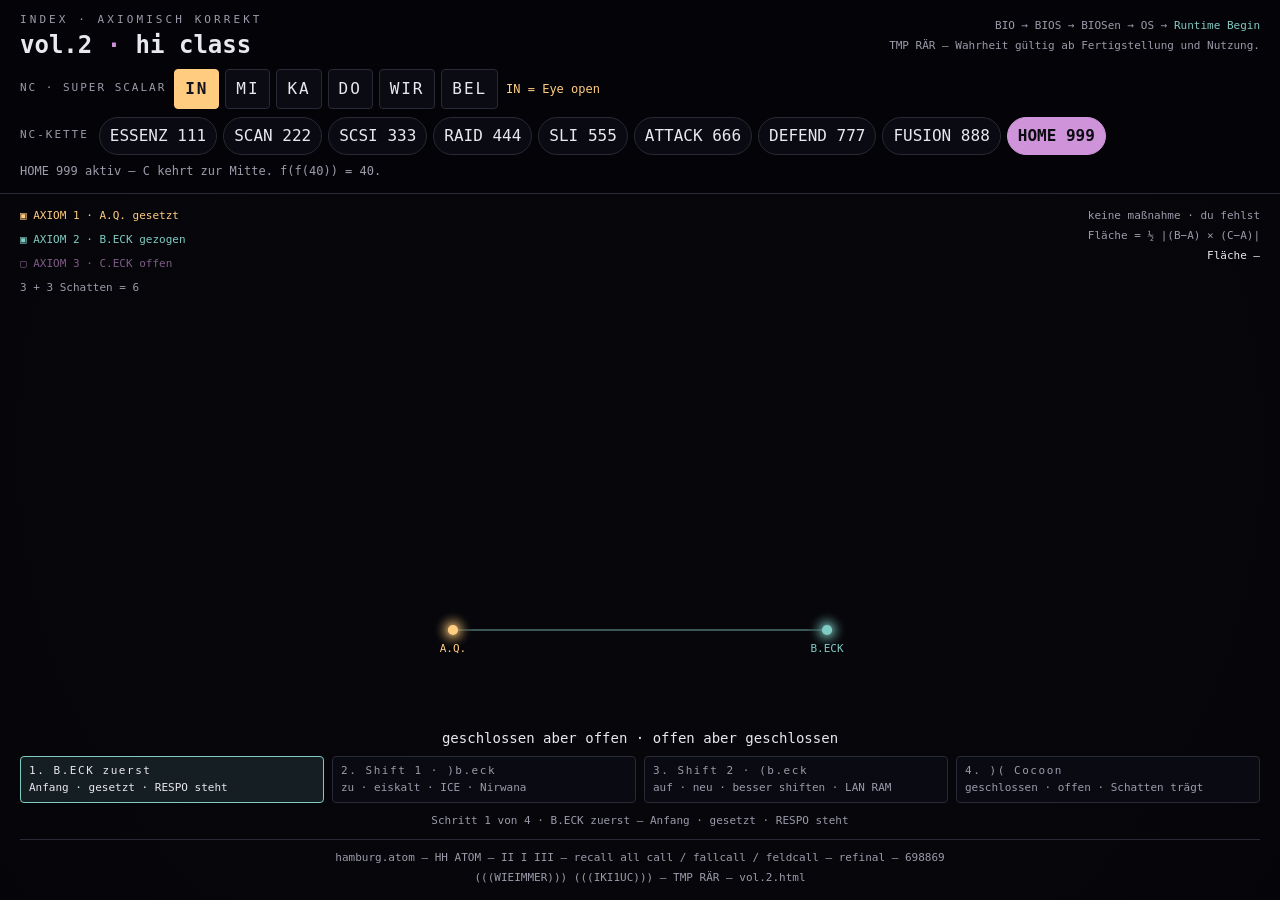
<file: Axiomisch-Korrekt-Vol.html>
<!DOCTYPE html>
<html lang="en">
<head>
  <meta charset="UTF-8">
  <meta name="viewport" content="width=device-width, initial-scale=1">
  <title>React Artifact</title>
  <style>*, ::before, ::after {
  --tw-border-spacing-x: 0;
  --tw-border-spacing-y: 0;
  --tw-translate-x: 0;
  --tw-translate-y: 0;
  --tw-rotate: 0;
  --tw-skew-x: 0;
  --tw-skew-y: 0;
  --tw-scale-x: 1;
  --tw-scale-y: 1;
  --tw-pan-x:  ;
  --tw-pan-y:  ;
  --tw-pinch-zoom:  ;
  --tw-scroll-snap-strictness: proximity;
  --tw-gradient-from-position:  ;
  --tw-gradient-via-position:  ;
  --tw-gradient-to-position:  ;
  --tw-ordinal:  ;
  --tw-slashed-zero:  ;
  --tw-numeric-figure:  ;
  --tw-numeric-spacing:  ;
  --tw-numeric-fraction:  ;
  --tw-ring-inset:  ;
  --tw-ring-offset-width: 0px;
  --tw-ring-offset-color: #fff;
  --tw-ring-color: rgb(59 130 246 / 0.5);
  --tw-ring-offset-shadow: 0 0 #0000;
  --tw-ring-shadow: 0 0 #0000;
  --tw-shadow: 0 0 #0000;
  --tw-shadow-colored: 0 0 #0000;
  --tw-blur:  ;
  --tw-brightness:  ;
  --tw-contrast:  ;
  --tw-grayscale:  ;
  --tw-hue-rotate:  ;
  --tw-invert:  ;
  --tw-saturate:  ;
  --tw-sepia:  ;
  --tw-drop-shadow:  ;
  --tw-backdrop-blur:  ;
  --tw-backdrop-brightness:  ;
  --tw-backdrop-contrast:  ;
  --tw-backdrop-grayscale:  ;
  --tw-backdrop-hue-rotate:  ;
  --tw-backdrop-invert:  ;
  --tw-backdrop-opacity:  ;
  --tw-backdrop-saturate:  ;
  --tw-backdrop-sepia:  ;
  --tw-contain-size:  ;
  --tw-contain-layout:  ;
  --tw-contain-paint:  ;
  --tw-contain-style:  ;
}

::backdrop {
  --tw-border-spacing-x: 0;
  --tw-border-spacing-y: 0;
  --tw-translate-x: 0;
  --tw-translate-y: 0;
  --tw-rotate: 0;
  --tw-skew-x: 0;
  --tw-skew-y: 0;
  --tw-scale-x: 1;
  --tw-scale-y: 1;
  --tw-pan-x:  ;
  --tw-pan-y:  ;
  --tw-pinch-zoom:  ;
  --tw-scroll-snap-strictness: proximity;
  --tw-gradient-from-position:  ;
  --tw-gradient-via-position:  ;
  --tw-gradient-to-position:  ;
  --tw-ordinal:  ;
  --tw-slashed-zero:  ;
  --tw-numeric-figure:  ;
  --tw-numeric-spacing:  ;
  --tw-numeric-fraction:  ;
  --tw-ring-inset:  ;
  --tw-ring-offset-width: 0px;
  --tw-ring-offset-color: #fff;
  --tw-ring-color: rgb(59 130 246 / 0.5);
  --tw-ring-offset-shadow: 0 0 #0000;
  --tw-ring-shadow: 0 0 #0000;
  --tw-shadow: 0 0 #0000;
  --tw-shadow-colored: 0 0 #0000;
  --tw-blur:  ;
  --tw-brightness:  ;
  --tw-contrast:  ;
  --tw-grayscale:  ;
  --tw-hue-rotate:  ;
  --tw-invert:  ;
  --tw-saturate:  ;
  --tw-sepia:  ;
  --tw-drop-shadow:  ;
  --tw-backdrop-blur:  ;
  --tw-backdrop-brightness:  ;
  --tw-backdrop-contrast:  ;
  --tw-backdrop-grayscale:  ;
  --tw-backdrop-hue-rotate:  ;
  --tw-backdrop-invert:  ;
  --tw-backdrop-opacity:  ;
  --tw-backdrop-saturate:  ;
  --tw-backdrop-sepia:  ;
  --tw-contain-size:  ;
  --tw-contain-layout:  ;
  --tw-contain-paint:  ;
  --tw-contain-style:  ;
}

/*
! tailwindcss v3.4.18 | MIT License | https://tailwindcss.com
*/

/*
1. Prevent padding and border from affecting element width. (https://github.com/mozdevs/cssremedy/issues/4)
2. Allow adding a border to an element by just adding a border-width. (https://github.com/tailwindcss/tailwindcss/pull/116)
*/

*,
::before,
::after {
  box-sizing: border-box;
  /* 1 */
  border-width: 0;
  /* 2 */
  border-style: solid;
  /* 2 */
  border-color: #e5e7eb;
  /* 2 */
}

::before,
::after {
  --tw-content: '';
}

/*
1. Use a consistent sensible line-height in all browsers.
2. Prevent adjustments of font size after orientation changes in iOS.
3. Use a more readable tab size.
4. Use the user's configured `sans` font-family by default.
5. Use the user's configured `sans` font-feature-settings by default.
6. Use the user's configured `sans` font-variation-settings by default.
7. Disable tap highlights on iOS
*/

html,
:host {
  line-height: 1.5;
  /* 1 */
  -webkit-text-size-adjust: 100%;
  /* 2 */
  -moz-tab-size: 4;
  /* 3 */
  -o-tab-size: 4;
     tab-size: 4;
  /* 3 */
  font-family: ui-sans-serif, system-ui, sans-serif, "Apple Color Emoji", "Segoe UI Emoji", "Segoe UI Symbol", "Noto Color Emoji";
  /* 4 */
  font-feature-settings: normal;
  /* 5 */
  font-variation-settings: normal;
  /* 6 */
  -webkit-tap-highlight-color: transparent;
  /* 7 */
}

/*
1. Remove the margin in all browsers.
2. Inherit line-height from `html` so users can set them as a class directly on the `html` element.
*/

body {
  margin: 0;
  /* 1 */
  line-height: inherit;
  /* 2 */
}

/*
1. Add the correct height in Firefox.
2. Correct the inheritance of border color in Firefox. (https://bugzilla.mozilla.org/show_bug.cgi?id=190655)
3. Ensure horizontal rules are visible by default.
*/

hr {
  height: 0;
  /* 1 */
  color: inherit;
  /* 2 */
  border-top-width: 1px;
  /* 3 */
}

/*
Add the correct text decoration in Chrome, Edge, and Safari.
*/

abbr:where([title]) {
  -webkit-text-decoration: underline dotted;
          text-decoration: underline dotted;
}

/*
Remove the default font size and weight for headings.
*/

h1,
h2,
h3,
h4,
h5,
h6 {
  font-size: inherit;
  font-weight: inherit;
}

/*
Reset links to optimize for opt-in styling instead of opt-out.
*/

a {
  color: inherit;
  text-decoration: inherit;
}

/*
Add the correct font weight in Edge and Safari.
*/

b,
strong {
  font-weight: bolder;
}

/*
1. Use the user's configured `mono` font-family by default.
2. Use the user's configured `mono` font-feature-settings by default.
3. Use the user's configured `mono` font-variation-settings by default.
4. Correct the odd `em` font sizing in all browsers.
*/

code,
kbd,
samp,
pre {
  font-family: ui-monospace, SFMono-Regular, Menlo, Monaco, Consolas, "Liberation Mono", "Courier New", monospace;
  /* 1 */
  font-feature-settings: normal;
  /* 2 */
  font-variation-settings: normal;
  /* 3 */
  font-size: 1em;
  /* 4 */
}

/*
Add the correct font size in all browsers.
*/

small {
  font-size: 80%;
}

/*
Prevent `sub` and `sup` elements from affecting the line height in all browsers.
*/

sub,
sup {
  font-size: 75%;
  line-height: 0;
  position: relative;
  vertical-align: baseline;
}

sub {
  bottom: -0.25em;
}

sup {
  top: -0.5em;
}

/*
1. Remove text indentation from table contents in Chrome and Safari. (https://bugs.chromium.org/p/chromium/issues/detail?id=999088, https://bugs.webkit.org/show_bug.cgi?id=201297)
2. Correct table border color inheritance in all Chrome and Safari. (https://bugs.chromium.org/p/chromium/issues/detail?id=935729, https://bugs.webkit.org/show_bug.cgi?id=195016)
3. Remove gaps between table borders by default.
*/

table {
  text-indent: 0;
  /* 1 */
  border-color: inherit;
  /* 2 */
  border-collapse: collapse;
  /* 3 */
}

/*
1. Change the font styles in all browsers.
2. Remove the margin in Firefox and Safari.
3. Remove default padding in all browsers.
*/

button,
input,
optgroup,
select,
textarea {
  font-family: inherit;
  /* 1 */
  font-feature-settings: inherit;
  /* 1 */
  font-variation-settings: inherit;
  /* 1 */
  font-size: 100%;
  /* 1 */
  font-weight: inherit;
  /* 1 */
  line-height: inherit;
  /* 1 */
  letter-spacing: inherit;
  /* 1 */
  color: inherit;
  /* 1 */
  margin: 0;
  /* 2 */
  padding: 0;
  /* 3 */
}

/*
Remove the inheritance of text transform in Edge and Firefox.
*/

button,
select {
  text-transform: none;
}

/*
1. Correct the inability to style clickable types in iOS and Safari.
2. Remove default button styles.
*/

button,
input:where([type='button']),
input:where([type='reset']),
input:where([type='submit']) {
  -webkit-appearance: button;
  /* 1 */
  background-color: transparent;
  /* 2 */
  background-image: none;
  /* 2 */
}

/*
Use the modern Firefox focus style for all focusable elements.
*/

:-moz-focusring {
  outline: auto;
}

/*
Remove the additional `:invalid` styles in Firefox. (https://github.com/mozilla/gecko-dev/blob/2f9eacd9d3d995c937b4251a5557d95d494c9be1/layout/style/res/forms.css#L728-L737)
*/

:-moz-ui-invalid {
  box-shadow: none;
}

/*
Add the correct vertical alignment in Chrome and Firefox.
*/

progress {
  vertical-align: baseline;
}

/*
Correct the cursor style of increment and decrement buttons in Safari.
*/

::-webkit-inner-spin-button,
::-webkit-outer-spin-button {
  height: auto;
}

/*
1. Correct the odd appearance in Chrome and Safari.
2. Correct the outline style in Safari.
*/

[type='search'] {
  -webkit-appearance: textfield;
  /* 1 */
  outline-offset: -2px;
  /* 2 */
}

/*
Remove the inner padding in Chrome and Safari on macOS.
*/

::-webkit-search-decoration {
  -webkit-appearance: none;
}

/*
1. Correct the inability to style clickable types in iOS and Safari.
2. Change font properties to `inherit` in Safari.
*/

::-webkit-file-upload-button {
  -webkit-appearance: button;
  /* 1 */
  font: inherit;
  /* 2 */
}

/*
Add the correct display in Chrome and Safari.
*/

summary {
  display: list-item;
}

/*
Removes the default spacing and border for appropriate elements.
*/

blockquote,
dl,
dd,
h1,
h2,
h3,
h4,
h5,
h6,
hr,
figure,
p,
pre {
  margin: 0;
}

fieldset {
  margin: 0;
  padding: 0;
}

legend {
  padding: 0;
}

ol,
ul,
menu {
  list-style: none;
  margin: 0;
  padding: 0;
}

/*
Reset default styling for dialogs.
*/

dialog {
  padding: 0;
}

/*
Prevent resizing textareas horizontally by default.
*/

textarea {
  resize: vertical;
}

/*
1. Reset the default placeholder opacity in Firefox. (https://github.com/tailwindlabs/tailwindcss/issues/3300)
2. Set the default placeholder color to the user's configured gray 400 color.
*/

input::-moz-placeholder, textarea::-moz-placeholder {
  opacity: 1;
  /* 1 */
  color: #9ca3af;
  /* 2 */
}

input::placeholder,
textarea::placeholder {
  opacity: 1;
  /* 1 */
  color: #9ca3af;
  /* 2 */
}

/*
Set the default cursor for buttons.
*/

button,
[role="button"] {
  cursor: pointer;
}

/*
Make sure disabled buttons don't get the pointer cursor.
*/

:disabled {
  cursor: default;
}

/*
1. Make replaced elements `display: block` by default. (https://github.com/mozdevs/cssremedy/issues/14)
2. Add `vertical-align: middle` to align replaced elements more sensibly by default. (https://github.com/jensimmons/cssremedy/issues/14#issuecomment-634934210)
   This can trigger a poorly considered lint error in some tools but is included by design.
*/

img,
svg,
video,
canvas,
audio,
iframe,
embed,
object {
  display: block;
  /* 1 */
  vertical-align: middle;
  /* 2 */
}

/*
Constrain images and videos to the parent width and preserve their intrinsic aspect ratio. (https://github.com/mozdevs/cssremedy/issues/14)
*/

img,
video {
  max-width: 100%;
  height: auto;
}

/* Make elements with the HTML hidden attribute stay hidden by default */

[hidden]:where(:not([hidden="until-found"])) {
  display: none;
}

.pointer-events-none {
  pointer-events: none;
}

.pointer-events-auto {
  pointer-events: auto;
}

.absolute {
  position: absolute;
}

.relative {
  position: relative;
}

.inset-0 {
  inset: 0px;
}

.z-10 {
  z-index: 10;
}

.ml-2 {
  margin-left: 0.5rem;
}

.mr-1 {
  margin-right: 0.25rem;
}

.block {
  display: block;
}

.flex {
  display: flex;
}

.grid {
  display: grid;
}

.h-full {
  height: 100%;
}

.min-h-\[100dvh\] {
  min-height: 100dvh;
}

.min-h-\[18px\] {
  min-height: 18px;
}

.min-h-\[20px\] {
  min-height: 20px;
}

.w-full {
  width: 100%;
}

.min-w-0 {
  min-width: 0px;
}

.flex-1 {
  flex: 1 1 0%;
}

.resize {
  resize: both;
}

.grid-cols-2 {
  grid-template-columns: repeat(2, minmax(0, 1fr));
}

.flex-col {
  flex-direction: column;
}

.flex-wrap {
  flex-wrap: wrap;
}

.items-start {
  align-items: flex-start;
}

.items-center {
  align-items: center;
}

.justify-between {
  justify-content: space-between;
}

.gap-1\.5 {
  gap: 0.375rem;
}

.gap-2 {
  gap: 0.5rem;
}

.gap-3 {
  gap: 0.75rem;
}

.space-y-1 > :not([hidden]) ~ :not([hidden]) {
  --tw-space-y-reverse: 0;
  margin-top: calc(0.25rem * calc(1 - var(--tw-space-y-reverse)));
  margin-bottom: calc(0.25rem * var(--tw-space-y-reverse));
}

.overflow-x-clip {
  overflow-x: clip;
}

.border-b {
  border-bottom-width: 1px;
}

.border-t {
  border-top-width: 1px;
}

.border-\[var\(--line\)\] {
  border-color: var(--line);
}

.bg-\[rgba\(5\2c 5\2c 9\2c \.86\)\] {
  background-color: rgba(5,5,9,.86);
}

.bg-\[var\(--bg\)\] {
  background-color: var(--bg);
}

.px-3 {
  padding-left: 0.75rem;
  padding-right: 0.75rem;
}

.py-3 {
  padding-top: 0.75rem;
  padding-bottom: 0.75rem;
}

.pb-3 {
  padding-bottom: 0.75rem;
}

.pt-2 {
  padding-top: 0.5rem;
}

.pt-3 {
  padding-top: 0.75rem;
}

.text-center {
  text-align: center;
}

.text-right {
  text-align: right;
}

.text-\[10px\] {
  font-size: 10px;
}

.text-\[11px\] {
  font-size: 11px;
}

.text-xl {
  font-size: 1.25rem;
  line-height: 1.75rem;
}

.text-xs {
  font-size: 0.75rem;
  line-height: 1rem;
}

.font-black {
  font-weight: 900;
}

.leading-5 {
  line-height: 1.25rem;
}

.leading-tight {
  line-height: 1.25;
}

.tracking-\[0\.14em\] {
  letter-spacing: 0.14em;
}

.tracking-\[0\.18em\] {
  letter-spacing: 0.18em;
}

.tracking-\[0\.28em\] {
  letter-spacing: 0.28em;
}

.text-\[var\(--amber\)\] {
  color: var(--amber);
}

.text-\[var\(--ink\)\] {
  color: var(--ink);
}

.text-\[var\(--magenta\)\] {
  color: var(--magenta);
}

.text-\[var\(--muted\)\] {
  color: var(--muted);
}

.text-\[var\(--teal\)\] {
  color: var(--teal);
}

.opacity-60 {
  opacity: 0.6;
}

.backdrop-blur-sm {
  --tw-backdrop-blur: blur(4px);
  backdrop-filter: var(--tw-backdrop-blur) var(--tw-backdrop-brightness) var(--tw-backdrop-contrast) var(--tw-backdrop-grayscale) var(--tw-backdrop-hue-rotate) var(--tw-backdrop-invert) var(--tw-backdrop-opacity) var(--tw-backdrop-saturate) var(--tw-backdrop-sepia);
}

:root{
  --bg:#050509;
  --surface:#0c0c15;
  --surface-2:#14141f;
  --ink:#e8e8ef;
  --muted:#9b9bab;
  --line:#292937;
  --amber:#ffcc80;
  --teal:#80cbc4;
  --magenta:#ce93d8;
}

@media (prefers-color-scheme: dark){
  :root{
    --bg:#050509;
    --surface:#0c0c15;
    --surface-2:#14141f;
    --ink:#f0f0f5;
    --muted:#a9a9ba;
    --line:#2d2d3d;
  }
}

*{
  box-sizing:border-box
}

html,body,#root{
  margin:0;
  min-height:100%;
  background:var(--bg);
  color:var(--ink)
}

body{
  font-family:ui-monospace,SFMono-Regular,Menlo,Consolas,monospace;
  overflow-x:clip
}

button{
  font:inherit
}

.chip{
  border:1px solid var(--line);
  background:rgba(12,12,21,.82);
  color:var(--ink);
  border-radius:999px;
  padding:6px 10px;
  cursor:pointer;
  white-space:nowrap
}

.chip:hover{
  border-color:var(--teal);
  color:#fff
}

.chip.active{
  background:var(--magenta);
  color:#0b0b12;
  border-color:var(--magenta);
  font-weight:800
}

.laut{
  border:1px solid var(--line);
  background:rgba(12,12,21,.86);
  color:var(--ink);
  border-radius:4px;
  padding:7px 10px;
  cursor:pointer;
  letter-spacing:.12em
}

.laut.active{
  background:var(--amber);
  color:#13131d;
  border-color:var(--amber);
  font-weight:900
}

.step{
  border:1px solid var(--line);
  background:rgba(12,12,21,.82);
  color:var(--muted);
  border-radius:4px;
  padding:6px 8px;
  cursor:pointer;
  text-align:left
}

.step.active{
  color:var(--ink);
  border-color:var(--teal);
  background:rgba(128,203,196,.12)
}

@media (min-width: 640px) {
  .sm\:px-5 {
    padding-left: 1.25rem;
    padding-right: 1.25rem;
  }

  .sm\:text-2xl {
    font-size: 1.5rem;
    line-height: 2rem;
  }

  .sm\:text-\[11px\] {
    font-size: 11px;
  }

  .sm\:text-sm {
    font-size: 0.875rem;
    line-height: 1.25rem;
  }
}

@media (min-width: 1024px) {
  .lg\:grid-cols-4 {
    grid-template-columns: repeat(4, minmax(0, 1fr));
  }
}
</style>
</head>
<body>
  <div id="root"></div>
  
  <script type="module">var mf=Object.create;var{getPrototypeOf:vf,defineProperty:Yl,getOwnPropertyNames:hf}=Object;var yf=Object.prototype.hasOwnProperty;var _n=(e,n,t)=>{t=e!=null?mf(vf(e)):{};let r=n||!e||!e.__esModule?Yl(t,"default",{value:e,enumerable:!0}):t;for(let l of hf(e))if(!yf.call(r,l))Yl(r,l,{get:()=>e[l],enumerable:!0});return r};var Er=(e,n)=>()=>(n||e((n={exports:{}}).exports,n),n.exports);var gf=(e,n)=>{for(var t in n)Yl(e,t,{get:n[t],enumerable:!0,configurable:!0,set:(r)=>n[t]=()=>r})};var wf=(e,n)=>()=>(e&&(n=e(e=0)),n);var kt=Er((Df)=>{var St=Symbol.for("react.element"),Sf=Symbol.for("react.portal"),kf=Symbol.for("react.fragment"),Ef=Symbol.for("react.strict_mode"),_f=Symbol.for("react.profiler"),Cf=Symbol.for("react.provider"),Nf=Symbol.for("react.context"),Pf=Symbol.for("react.forward_ref"),xf=Symbol.for("react.suspense"),zf=Symbol.for("react.memo"),Tf=Symbol.for("react.lazy"),Cu=Symbol.iterator;function Lf(e){if(e===null||typeof e!=="object")return null;return e=Cu&&e[Cu]||e["@@iterator"],typeof e==="function"?e:null}var xu={isMounted:function(){return!1},enqueueForceUpdate:function(){},enqueueReplaceState:function(){},enqueueSetState:function(){}},zu=Object.assign,Tu={};function An(e,n,t){this.props=e,this.context=n,this.refs=Tu,this.updater=t||xu}An.prototype.isReactComponent={};An.prototype.setState=function(e,n){if(typeof e!=="object"&&typeof e!=="function"&&e!=null)throw Error("setState(...): takes an object of state variables to update or a function which returns an object of state variables.");this.updater.enqueueSetState(this,e,n,"setState")};An.prototype.forceUpdate=function(e){this.updater.enqueueForceUpdate(this,e,"forceUpdate")};function Lu(){}Lu.prototype=An.prototype;function Gl(e,n,t){this.props=e,this.context=n,this.refs=Tu,this.updater=t||xu}var Zl=Gl.prototype=new Lu;Zl.constructor=Gl;zu(Zl,An.prototype);Zl.isPureReactComponent=!0;var Nu=Array.isArray,Ru=Object.prototype.hasOwnProperty,Jl={current:null},Iu={key:!0,ref:!0,__self:!0,__source:!0};function Mu(e,n,t){var r,l={},o=null,i=null;if(n!=null)for(r in n.ref!==void 0&&(i=n.ref),n.key!==void 0&&(o=""+n.key),n)Ru.call(n,r)&&!Iu.hasOwnProperty(r)&&(l[r]=n[r]);var u=arguments.length-2;if(u===1)l.children=t;else if(1<u){for(var s=Array(u),f=0;f<u;f++)s[f]=arguments[f+2];l.children=s}if(e&&e.defaultProps)for(r in u=e.defaultProps,u)l[r]===void 0&&(l[r]=u[r]);return{$$typeof:St,type:e,key:o,ref:i,props:l,_owner:Jl.current}}function Rf(e,n){return{$$typeof:St,type:e.type,key:n,ref:e.ref,props:e.props,_owner:e._owner}}function ql(e){return typeof e==="object"&&e!==null&&e.$$typeof===St}function If(e){var n={"=":"=0",":":"=2"};return"$"+e.replace(/[=:]/g,function(t){return n[t]})}var Pu=/\/+/g;function Xl(e,n){return typeof e==="object"&&e!==null&&e.key!=null?If(""+e.key):n.toString(36)}function Cr(e,n,t,r,l){var o=typeof e;if(o==="undefined"||o==="boolean")e=null;var i=!1;if(e===null)i=!0;else switch(o){case"string":case"number":i=!0;break;case"object":switch(e.$$typeof){case St:case Sf:i=!0}}if(i)return i=e,l=l(i),e=r===""?"."+Xl(i,0):r,Nu(l)?(t="",e!=null&&(t=e.replace(Pu,"$&/")+"/"),Cr(l,n,t,"",function(f){return f})):l!=null&&(ql(l)&&(l=Rf(l,t+(!l.key||i&&i.key===l.key?"":(""+l.key).replace(Pu,"$&/")+"/")+e)),n.push(l)),1;if(i=0,r=r===""?".":r+":",Nu(e))for(var u=0;u<e.length;u++){o=e[u];var s=r+Xl(o,u);i+=Cr(o,n,t,s,l)}else if(s=Lf(e),typeof s==="function")for(e=s.call(e),u=0;!(o=e.next()).done;)o=o.value,s=r+Xl(o,u++),i+=Cr(o,n,t,s,l);else if(o==="object")throw n=String(e),Error("Objects are not valid as a React child (found: "+(n==="[object Object]"?"object with keys {"+Object.keys(e).join(", ")+"}":n)+"). If you meant to render a collection of children, use an array instead.");return i}function _r(e,n,t){if(e==null)return e;var r=[],l=0;return Cr(e,r,"","",function(o){return n.call(t,o,l++)}),r}function Mf(e){if(e._status===-1){var n=e._result;n=n(),n.then(function(t){if(e._status===0||e._status===-1)e._status=1,e._result=t},function(t){if(e._status===0||e._status===-1)e._status=2,e._result=t}),e._status===-1&&(e._status=0,e._result=n)}if(e._status===1)return e._result.default;throw e._result}var ae={current:null},Nr={transition:null},Of={ReactCurrentDispatcher:ae,ReactCurrentBatchConfig:Nr,ReactCurrentOwner:Jl};function Ou(){throw Error("act(...) is not supported in production builds of React.")}Df.Children={map:_r,forEach:function(e,n,t){_r(e,function(){n.apply(this,arguments)},t)},count:function(e){var n=0;return _r(e,function(){n++}),n},toArray:function(e){return _r(e,function(n){return n})||[]},only:function(e){if(!ql(e))throw Error("React.Children.only expected to receive a single React element child.");return e}};Df.Component=An;Df.Fragment=kf;Df.Profiler=_f;Df.PureComponent=Gl;Df.StrictMode=Ef;Df.Suspense=xf;Df.__SECRET_INTERNALS_DO_NOT_USE_OR_YOU_WILL_BE_FIRED=Of;Df.act=Ou;Df.cloneElement=function(e,n,t){if(e===null||e===void 0)throw Error("React.cloneElement(...): The argument must be a React element, but you passed "+e+".");var r=zu({},e.props),l=e.key,o=e.ref,i=e._owner;if(n!=null){if(n.ref!==void 0&&(o=n.ref,i=Jl.current),n.key!==void 0&&(l=""+n.key),e.type&&e.type.defaultProps)var u=e.type.defaultProps;for(s in n)Ru.call(n,s)&&!Iu.hasOwnProperty(s)&&(r[s]=n[s]===void 0&&u!==void 0?u[s]:n[s])}var s=arguments.length-2;if(s===1)r.children=t;else if(1<s){u=Array(s);for(var f=0;f<s;f++)u[f]=arguments[f+2];r.children=u}return{$$typeof:St,type:e.type,key:l,ref:o,props:r,_owner:i}};Df.createContext=function(e){return e={$$typeof:Nf,_currentValue:e,_currentValue2:e,_threadCount:0,Provider:null,Consumer:null,_defaultValue:null,_globalName:null},e.Provider={$$typeof:Cf,_context:e},e.Consumer=e};Df.createElement=Mu;Df.createFactory=function(e){var n=Mu.bind(null,e);return n.type=e,n};Df.createRef=function(){return{current:null}};Df.forwardRef=function(e){return{$$typeof:Pf,render:e}};Df.isValidElement=ql;Df.lazy=function(e){return{$$typeof:Tf,_payload:{_status:-1,_result:e},_init:Mf}};Df.memo=function(e,n){return{$$typeof:zf,type:e,compare:n===void 0?null:n}};Df.startTransition=function(e){var n=Nr.transition;Nr.transition={};try{e()}finally{Nr.transition=n}};Df.unstable_act=Ou;Df.useCallback=function(e,n){return ae.current.useCallback(e,n)};Df.useContext=function(e){return ae.current.useContext(e)};Df.useDebugValue=function(){};Df.useDeferredValue=function(e){return ae.current.useDeferredValue(e)};Df.useEffect=function(e,n){return ae.current.useEffect(e,n)};Df.useId=function(){return ae.current.useId()};Df.useImperativeHandle=function(e,n,t){return ae.current.useImperativeHandle(e,n,t)};Df.useInsertionEffect=function(e,n){return ae.current.useInsertionEffect(e,n)};Df.useLayoutEffect=function(e,n){return ae.current.useLayoutEffect(e,n)};Df.useMemo=function(e,n){return ae.current.useMemo(e,n)};Df.useReducer=function(e,n,t){return ae.current.useReducer(e,n,t)};Df.useRef=function(e){return ae.current.useRef(e)};Df.useState=function(e){return ae.current.useState(e)};Df.useSyncExternalStore=function(e,n,t){return ae.current.useSyncExternalStore(e,n,t)};Df.useTransition=function(){return ae.current.useTransition()};Df.version="18.3.1"});var Qu=Er((wd)=>{function eo(e,n){var t=e.length;e.push(n);e:for(;0<t;){var r=t-1>>>1,l=e[r];if(0<Pr(l,n))e[r]=n,e[t]=l,t=r;else break e}}function Le(e){return e.length===0?null:e[0]}function Lr(e){if(e.length===0)return null;var n=e[0],t=e.pop();if(t!==n){e[0]=t;e:for(var r=0,l=e.length,o=l>>>1;r<o;){var i=2*(r+1)-1,u=e[i],s=i+1,f=e[s];if(0>Pr(u,t))s<l&&0>Pr(f,u)?(e[r]=f,e[s]=t,r=s):(e[r]=u,e[i]=t,r=i);else if(s<l&&0>Pr(f,t))e[r]=f,e[s]=t,r=s;else break e}}return n}function Pr(e,n){var t=e.sortIndex-n.sortIndex;return t!==0?t:e.id-n.id}if(typeof performance==="object"&&typeof performance.now==="function")no=performance,wd.unstable_now=function(){return no.now()};else xr=Date,to=xr.now(),wd.unstable_now=function(){return xr.now()-to};var no,xr,to,je=[],nn=[],gd=1,_e=null,re=3,Rr=!1,Cn=!1,_t=!1,Fu=typeof setTimeout==="function"?setTimeout:null,Uu=typeof clearTimeout==="function"?clearTimeout:null,Du=typeof setImmediate<"u"?setImmediate:null;typeof navigator<"u"&&navigator.scheduling!==void 0&&navigator.scheduling.isInputPending!==void 0&&navigator.scheduling.isInputPending.bind(navigator.scheduling);function ro(e){for(var n=Le(nn);n!==null;){if(n.callback===null)Lr(nn);else if(n.startTime<=e)Lr(nn),n.sortIndex=n.expirationTime,eo(je,n);else break;n=Le(nn)}}function oo(e){if(_t=!1,ro(e),!Cn)if(Le(je)!==null)Cn=!0,uo(io);else{var n=Le(nn);n!==null&&so(oo,n.startTime-e)}}function io(e,n){Cn=!1,_t&&(_t=!1,Uu(Ct),Ct=-1),Rr=!0;var t=re;try{ro(n);for(_e=Le(je);_e!==null&&(!(_e.expirationTime>n)||e&&!$u());){var r=_e.callback;if(typeof r==="function"){_e.callback=null,re=_e.priorityLevel;var l=r(_e.expirationTime<=n);n=wd.unstable_now(),typeof l==="function"?_e.callback=l:_e===Le(je)&&Lr(je),ro(n)}else Lr(je);_e=Le(je)}if(_e!==null)var o=!0;else{var i=Le(nn);i!==null&&so(oo,i.startTime-n),o=!1}return o}finally{_e=null,re=t,Rr=!1}}var Ir=!1,zr=null,Ct=-1,ju=5,Vu=-1;function $u(){return wd.unstable_now()-Vu<ju?!1:!0}function bl(){if(zr!==null){var e=wd.unstable_now();Vu=e;var n=!0;try{n=zr(!0,e)}finally{n?Et():(Ir=!1,zr=null)}}else Ir=!1}var Et;if(typeof Du==="function")Et=function(){Du(bl)};else if(typeof MessageChannel<"u")Tr=new MessageChannel,lo=Tr.port2,Tr.port1.onmessage=bl,Et=function(){lo.postMessage(null)};else Et=function(){Fu(bl,0)};var Tr,lo;function uo(e){zr=e,Ir||(Ir=!0,Et())}function so(e,n){Ct=Fu(function(){e(wd.unstable_now())},n)}wd.unstable_IdlePriority=5;wd.unstable_ImmediatePriority=1;wd.unstable_LowPriority=4;wd.unstable_NormalPriority=3;wd.unstable_Profiling=null;wd.unstable_UserBlockingPriority=2;wd.unstable_cancelCallback=function(e){e.callback=null};wd.unstable_continueExecution=function(){Cn||Rr||(Cn=!0,uo(io))};wd.unstable_forceFrameRate=function(e){0>e||125<e?console.error("forceFrameRate takes a positive int between 0 and 125, forcing frame rates higher than 125 fps is not supported"):ju=0<e?Math.floor(1000/e):5};wd.unstable_getCurrentPriorityLevel=function(){return re};wd.unstable_getFirstCallbackNode=function(){return Le(je)};wd.unstable_next=function(e){switch(re){case 1:case 2:case 3:var n=3;break;default:n=re}var t=re;re=n;try{return e()}finally{re=t}};wd.unstable_pauseExecution=function(){};wd.unstable_requestPaint=function(){};wd.unstable_runWithPriority=function(e,n){switch(e){case 1:case 2:case 3:case 4:case 5:break;default:e=3}var t=re;re=e;try{return n()}finally{re=t}};wd.unstable_scheduleCallback=function(e,n,t){var r=wd.unstable_now();switch(typeof t==="object"&&t!==null?(t=t.delay,t=typeof t==="number"&&0<t?r+t:r):t=r,e){case 1:var l=-1;break;case 2:l=250;break;case 5:l=1073741823;break;case 4:l=1e4;break;default:l=5000}return l=t+l,e={id:gd++,callback:n,priorityLevel:e,startTime:t,expirationTime:l,sortIndex:-1},t>r?(e.sortIndex=t,eo(nn,e),Le(je)===null&&e===Le(nn)&&(_t?(Uu(Ct),Ct=-1):_t=!0,so(oo,t-r))):(e.sortIndex=l,eo(je,e),Cn||Rr||(Cn=!0,uo(io))),e};wd.unstable_shouldYield=$u;wd.unstable_wrapCallback=function(e){var n=re;return function(){var t=re;re=n;try{return e.apply(this,arguments)}finally{re=t}}}});var vu={};gf(vu,{version:()=>nf,unstable_renderSubtreeIntoContainer:()=>ef,unstable_batchedUpdates:()=>bc,unmountComponentAtNode:()=>qc,render:()=>Jc,hydrateRoot:()=>Zc,hydrate:()=>Gc,flushSync:()=>Xc,findDOMNode:()=>Yc,createRoot:()=>Kc,createPortal:()=>Hc,__SECRET_INTERNALS_DO_NOT_USE_OR_YOU_WILL_BE_FIRED:()=>Bc});function g(e){for(var n="https://reactjs.org/docs/error-decoder.html?invariant="+e,t=1;t<arguments.length;t++)n+="&args[]="+encodeURIComponent(arguments[t]);return"Minified React error #"+e+"; visit "+n+" for the full message or use the non-minified dev environment for full errors and additional helpful warnings."}function jn(e,n){ft(e,n),ft(e+"Capture",n)}function ft(e,n){Gt[e]=n;for(e=0;e<n.length;e++)Ys.add(n[e])}function Vd(e){if(Ro.call(Au,e))return!0;if(Ro.call(Wu,e))return!1;if(jd.test(e))return Au[e]=!0;return Wu[e]=!0,!1}function $d(e,n,t,r){if(t!==null&&t.type===0)return!1;switch(typeof n){case"function":case"symbol":return!0;case"boolean":if(r)return!1;if(t!==null)return!t.acceptsBooleans;return e=e.toLowerCase().slice(0,5),e!=="data-"&&e!=="aria-";default:return!1}}function Qd(e,n,t,r){if(n===null||typeof n>"u"||$d(e,n,t,r))return!0;if(r)return!1;if(t!==null)switch(t.type){case 3:return!n;case 4:return n===!1;case 5:return isNaN(n);case 6:return isNaN(n)||1>n}return!1}function de(e,n,t,r,l,o,i){this.acceptsBooleans=n===2||n===3||n===4,this.attributeName=r,this.attributeNamespace=l,this.mustUseProperty=t,this.propertyName=e,this.type=n,this.sanitizeURL=o,this.removeEmptyString=i}function Pi(e){return e[1].toUpperCase()}function xi(e,n,t,r){var l=te.hasOwnProperty(n)?te[n]:null;if(l!==null?l.type!==0:r||!(2<n.length)||n[0]!=="o"&&n[0]!=="O"||n[1]!=="n"&&n[1]!=="N")Qd(n,t,l,r)&&(t=null),r||l===null?Vd(n)&&(t===null?e.removeAttribute(n):e.setAttribute(n,""+t)):l.mustUseProperty?e[l.propertyName]=t===null?l.type===3?!1:"":t:(n=l.attributeName,r=l.attributeNamespace,t===null?e.removeAttribute(n):(l=l.type,t=l===3||l===4&&t===!0?"":""+t,r?e.setAttributeNS(r,n,t):e.setAttribute(n,t)))}function Nt(e){if(e===null||typeof e!=="object")return null;return e=Bu&&e[Bu]||e["@@iterator"],typeof e==="function"?e:null}function It(e){if(ao===void 0)try{throw Error()}catch(t){var n=t.stack.trim().match(/\n( *(at )?)/);ao=n&&n[1]||""}return`
`+ao+e}function fo(e,n){if(!e||co)return"";co=!0;var t=Error.prepareStackTrace;Error.prepareStackTrace=void 0;try{if(n)if(n=function(){throw Error()},Object.defineProperty(n.prototype,"props",{set:function(){throw Error()}}),typeof Reflect==="object"&&Reflect.construct){try{Reflect.construct(n,[])}catch(f){var r=f}Reflect.construct(e,[],n)}else{try{n.call()}catch(f){r=f}e.call(n.prototype)}else{try{throw Error()}catch(f){r=f}e()}}catch(f){if(f&&r&&typeof f.stack==="string"){for(var l=f.stack.split(`
`),o=r.stack.split(`
`),i=l.length-1,u=o.length-1;1<=i&&0<=u&&l[i]!==o[u];)u--;for(;1<=i&&0<=u;i--,u--)if(l[i]!==o[u]){if(i!==1||u!==1)do if(i--,u--,0>u||l[i]!==o[u]){var s=`
`+l[i].replace(" at new "," at ");return e.displayName&&s.includes("<anonymous>")&&(s=s.replace("<anonymous>",e.displayName)),s}while(1<=i&&0<=u);break}}}finally{co=!1,Error.prepareStackTrace=t}return(e=e?e.displayName||e.name:"")?It(e):""}function Wd(e){switch(e.tag){case 5:return It(e.type);case 16:return It("Lazy");case 13:return It("Suspense");case 19:return It("SuspenseList");case 0:case 2:case 15:return e=fo(e.type,!1),e;case 11:return e=fo(e.type.render,!1),e;case 1:return e=fo(e.type,!0),e;default:return""}}function Do(e){if(e==null)return null;if(typeof e==="function")return e.displayName||e.name||null;if(typeof e==="string")return e;switch(e){case Xn:return"Fragment";case Yn:return"Portal";case Io:return"Profiler";case zi:return"StrictMode";case Mo:return"Suspense";case Oo:return"SuspenseList"}if(typeof e==="object")switch(e.$$typeof){case Gs:return(e.displayName||"Context")+".Consumer";case Xs:return(e._context.displayName||"Context")+".Provider";case Ti:var n=e.render;return e=e.displayName,e||(e=n.displayName||n.name||"",e=e!==""?"ForwardRef("+e+")":"ForwardRef"),e;case Li:return n=e.displayName||null,n!==null?n:Do(e.type)||"Memo";case rn:n=e._payload,e=e._init;try{return Do(e(n))}catch(t){}}return null}function Ad(e){var n=e.type;switch(e.tag){case 24:return"Cache";case 9:return(n.displayName||"Context")+".Consumer";case 10:return(n._context.displayName||"Context")+".Provider";case 18:return"DehydratedFragment";case 11:return e=n.render,e=e.displayName||e.name||"",n.displayName||(e!==""?"ForwardRef("+e+")":"ForwardRef");case 7:return"Fragment";case 5:return n;case 4:return"Portal";case 3:return"Root";case 6:return"Text";case 16:return Do(n);case 8:return n===zi?"StrictMode":"Mode";case 22:return"Offscreen";case 12:return"Profiler";case 21:return"Scope";case 13:return"Suspense";case 19:return"SuspenseList";case 25:return"TracingMarker";case 1:case 0:case 17:case 2:case 14:case 15:if(typeof n==="function")return n.displayName||n.name||null;if(typeof n==="string")return n}return null}function gn(e){switch(typeof e){case"boolean":case"number":case"string":case"undefined":return e;case"object":return e;default:return""}}function Js(e){var n=e.type;return(e=e.nodeName)&&e.toLowerCase()==="input"&&(n==="checkbox"||n==="radio")}function Bd(e){var n=Js(e)?"checked":"value",t=Object.getOwnPropertyDescriptor(e.constructor.prototype,n),r=""+e[n];if(!e.hasOwnProperty(n)&&typeof t<"u"&&typeof t.get==="function"&&typeof t.set==="function"){var{get:l,set:o}=t;return Object.defineProperty(e,n,{configurable:!0,get:function(){return l.call(this)},set:function(i){r=""+i,o.call(this,i)}}),Object.defineProperty(e,n,{enumerable:t.enumerable}),{getValue:function(){return r},setValue:function(i){r=""+i},stopTracking:function(){e._valueTracker=null,delete e[n]}}}}function Or(e){e._valueTracker||(e._valueTracker=Bd(e))}function qs(e){if(!e)return!1;var n=e._valueTracker;if(!n)return!0;var t=n.getValue(),r="";return e&&(r=Js(e)?e.checked?"true":"false":e.value),e=r,e!==t?(n.setValue(e),!0):!1}function ol(e){if(e=e||(typeof document<"u"?document:void 0),typeof e>"u")return null;try{return e.activeElement||e.body}catch(n){return e.body}}function Fo(e,n){var t=n.checked;return Q({},n,{defaultChecked:void 0,defaultValue:void 0,value:void 0,checked:t!=null?t:e._wrapperState.initialChecked})}function Hu(e,n){var t=n.defaultValue==null?"":n.defaultValue,r=n.checked!=null?n.checked:n.defaultChecked;t=gn(n.value!=null?n.value:t),e._wrapperState={initialChecked:r,initialValue:t,controlled:n.type==="checkbox"||n.type==="radio"?n.checked!=null:n.value!=null}}function bs(e,n){n=n.checked,n!=null&&xi(e,"checked",n,!1)}function Uo(e,n){bs(e,n);var t=gn(n.value),r=n.type;if(t!=null)if(r==="number"){if(t===0&&e.value===""||e.value!=t)e.value=""+t}else e.value!==""+t&&(e.value=""+t);else if(r==="submit"||r==="reset"){e.removeAttribute("value");return}n.hasOwnProperty("value")?jo(e,n.type,t):n.hasOwnProperty("defaultValue")&&jo(e,n.type,gn(n.defaultValue)),n.checked==null&&n.defaultChecked!=null&&(e.defaultChecked=!!n.defaultChecked)}function Ku(e,n,t){if(n.hasOwnProperty("value")||n.hasOwnProperty("defaultValue")){var r=n.type;if(!(r!=="submit"&&r!=="reset"||n.value!==void 0&&n.value!==null))return;n=""+e._wrapperState.initialValue,t||n===e.value||(e.value=n),e.defaultValue=n}t=e.name,t!==""&&(e.name=""),e.defaultChecked=!!e._wrapperState.initialChecked,t!==""&&(e.name=t)}function jo(e,n,t){if(n!=="number"||ol(e.ownerDocument)!==e)t==null?e.defaultValue=""+e._wrapperState.initialValue:e.defaultValue!==""+t&&(e.defaultValue=""+t)}function ot(e,n,t,r){if(e=e.options,n){n={};for(var l=0;l<t.length;l++)n["$"+t[l]]=!0;for(t=0;t<e.length;t++)l=n.hasOwnProperty("$"+e[t].value),e[t].selected!==l&&(e[t].selected=l),l&&r&&(e[t].defaultSelected=!0)}else{t=""+gn(t),n=null;for(l=0;l<e.length;l++){if(e[l].value===t){e[l].selected=!0,r&&(e[l].defaultSelected=!0);return}n!==null||e[l].disabled||(n=e[l])}n!==null&&(n.selected=!0)}}function Vo(e,n){if(n.dangerouslySetInnerHTML!=null)throw Error(g(91));return Q({},n,{value:void 0,defaultValue:void 0,children:""+e._wrapperState.initialValue})}function Yu(e,n){var t=n.value;if(t==null){if(t=n.children,n=n.defaultValue,t!=null){if(n!=null)throw Error(g(92));if(Mt(t)){if(1<t.length)throw Error(g(93));t=t[0]}n=t}n==null&&(n=""),t=n}e._wrapperState={initialValue:gn(t)}}function ea(e,n){var t=gn(n.value),r=gn(n.defaultValue);t!=null&&(t=""+t,t!==e.value&&(e.value=t),n.defaultValue==null&&e.defaultValue!==t&&(e.defaultValue=t)),r!=null&&(e.defaultValue=""+r)}function Xu(e){var n=e.textContent;n===e._wrapperState.initialValue&&n!==""&&n!==null&&(e.value=n)}function na(e){switch(e){case"svg":return"http://www.w3.org/2000/svg";case"math":return"http://www.w3.org/1998/Math/MathML";default:return"http://www.w3.org/1999/xhtml"}}function $o(e,n){return e==null||e==="http://www.w3.org/1999/xhtml"?na(n):e==="http://www.w3.org/2000/svg"&&n==="foreignObject"?"http://www.w3.org/1999/xhtml":e}function Zt(e,n){if(n){var t=e.firstChild;if(t&&t===e.lastChild&&t.nodeType===3){t.nodeValue=n;return}}e.textContent=n}function ra(e,n,t){return n==null||typeof n==="boolean"||n===""?"":t||typeof n!=="number"||n===0||$t.hasOwnProperty(e)&&$t[e]?(""+n).trim():n+"px"}function la(e,n){e=e.style;for(var t in n)if(n.hasOwnProperty(t)){var r=t.indexOf("--")===0,l=ra(t,n[t],r);t==="float"&&(t="cssFloat"),r?e.setProperty(t,l):e[t]=l}}function Qo(e,n){if(n){if(Kd[e]&&(n.children!=null||n.dangerouslySetInnerHTML!=null))throw Error(g(137,e));if(n.dangerouslySetInnerHTML!=null){if(n.children!=null)throw Error(g(60));if(typeof n.dangerouslySetInnerHTML!=="object"||!("__html"in n.dangerouslySetInnerHTML))throw Error(g(61))}if(n.style!=null&&typeof n.style!=="object")throw Error(g(62))}}function Wo(e,n){if(e.indexOf("-")===-1)return typeof n.is==="string";switch(e){case"annotation-xml":case"color-profile":case"font-face":case"font-face-src":case"font-face-uri":case"font-face-format":case"font-face-name":case"missing-glyph":return!1;default:return!0}}function Ri(e){return e=e.target||e.srcElement||window,e.correspondingUseElement&&(e=e.correspondingUseElement),e.nodeType===3?e.parentNode:e}function Gu(e){if(e=mr(e)){if(typeof Bo!=="function")throw Error(g(280));var n=e.stateNode;n&&(n=Ml(n),Bo(e.stateNode,e.type,n))}}function oa(e){it?ut?ut.push(e):ut=[e]:it=e}function ia(){if(it){var e=it,n=ut;if(ut=it=null,Gu(e),n)for(e=0;e<n.length;e++)Gu(n[e])}}function ua(e,n){return e(n)}function sa(){}function aa(e,n,t){if(po)return e(n,t);po=!0;try{return ua(e,n,t)}finally{if(po=!1,it!==null||ut!==null)sa(),ia()}}function Jt(e,n){var t=e.stateNode;if(t===null)return null;var r=Ml(t);if(r===null)return null;t=r[n];e:switch(n){case"onClick":case"onClickCapture":case"onDoubleClick":case"onDoubleClickCapture":case"onMouseDown":case"onMouseDownCapture":case"onMouseMove":case"onMouseMoveCapture":case"onMouseUp":case"onMouseUpCapture":case"onMouseEnter":(r=!r.disabled)||(e=e.type,r=!(e==="button"||e==="input"||e==="select"||e==="textarea")),e=!r;break e;default:e=!1}if(e)return null;if(t&&typeof t!=="function")throw Error(g(231,n,typeof t));return t}function Yd(e,n,t,r,l,o,i,u,s){var f=Array.prototype.slice.call(arguments,3);try{n.apply(t,f)}catch(h){this.onError(h)}}function Gd(e,n,t,r,l,o,i,u,s){Qt=!1,il=null,Yd.apply(Xd,arguments)}function Zd(e,n,t,r,l,o,i,u,s){if(Gd.apply(this,arguments),Qt){if(Qt){var f=il;Qt=!1,il=null}else throw Error(g(198));ul||(ul=!0,Ko=f)}}function Vn(e){var n=e,t=e;if(e.alternate)for(;n.return;)n=n.return;else{e=n;do n=e,(n.flags&4098)!==0&&(t=n.return),e=n.return;while(e)}return n.tag===3?t:null}function ca(e){if(e.tag===13){var n=e.memoizedState;if(n===null&&(e=e.alternate,e!==null&&(n=e.memoizedState)),n!==null)return n.dehydrated}return null}function Zu(e){if(Vn(e)!==e)throw Error(g(188))}function Jd(e){var n=e.alternate;if(!n){if(n=Vn(e),n===null)throw Error(g(188));return n!==e?null:e}for(var t=e,r=n;;){var l=t.return;if(l===null)break;var o=l.alternate;if(o===null){if(r=l.return,r!==null){t=r;continue}break}if(l.child===o.child){for(o=l.child;o;){if(o===t)return Zu(l),e;if(o===r)return Zu(l),n;o=o.sibling}throw Error(g(188))}if(t.return!==r.return)t=l,r=o;else{for(var i=!1,u=l.child;u;){if(u===t){i=!0,t=l,r=o;break}if(u===r){i=!0,r=l,t=o;break}u=u.sibling}if(!i){for(u=o.child;u;){if(u===t){i=!0,t=o,r=l;break}if(u===r){i=!0,r=o,t=l;break}u=u.sibling}if(!i)throw Error(g(189))}}if(t.alternate!==r)throw Error(g(190))}if(t.tag!==3)throw Error(g(188));return t.stateNode.current===t?e:n}function fa(e){return e=Jd(e),e!==null?da(e):null}function da(e){if(e.tag===5||e.tag===6)return e;for(e=e.child;e!==null;){var n=da(e);if(n!==null)return n;e=e.sibling}return null}function tp(e){if(We&&typeof We.onCommitFiberRoot==="function")try{We.onCommitFiberRoot(Tl,e,void 0,(e.current.flags&128)===128)}catch(n){}}function op(e){return e>>>=0,e===0?32:31-(rp(e)/lp|0)|0}function Ot(e){switch(e&-e){case 1:return 1;case 2:return 2;case 4:return 4;case 8:return 8;case 16:return 16;case 32:return 32;case 64:case 128:case 256:case 512:case 1024:case 2048:case 4096:case 8192:case 16384:case 32768:case 65536:case 131072:case 262144:case 524288:case 1048576:case 2097152:return e&4194240;case 4194304:case 8388608:case 16777216:case 33554432:case 67108864:return e&130023424;case 134217728:return 134217728;case 268435456:return 268435456;case 536870912:return 536870912;case 1073741824:return 1073741824;default:return e}}function al(e,n){var t=e.pendingLanes;if(t===0)return 0;var r=0,l=e.suspendedLanes,o=e.pingedLanes,i=t&268435455;if(i!==0){var u=i&~l;u!==0?r=Ot(u):(o&=i,o!==0&&(r=Ot(o)))}else i=t&~l,i!==0?r=Ot(i):o!==0&&(r=Ot(o));if(r===0)return 0;if(n!==0&&n!==r&&(n&l)===0&&(l=r&-r,o=n&-n,l>=o||l===16&&(o&4194240)!==0))return n;if((r&4)!==0&&(r|=t&16),n=e.entangledLanes,n!==0)for(e=e.entanglements,n&=r;0<n;)t=31-De(n),l=1<<t,r|=e[t],n&=~l;return r}function ip(e,n){switch(e){case 1:case 2:case 4:return n+250;case 8:case 16:case 32:case 64:case 128:case 256:case 512:case 1024:case 2048:case 4096:case 8192:case 16384:case 32768:case 65536:case 131072:case 262144:case 524288:case 1048576:case 2097152:return n+5000;case 4194304:case 8388608:case 16777216:case 33554432:case 67108864:return-1;case 134217728:case 268435456:case 536870912:case 1073741824:return-1;default:return-1}}function up(e,n){for(var{suspendedLanes:t,pingedLanes:r,expirationTimes:l,pendingLanes:o}=e;0<o;){var i=31-De(o),u=1<<i,s=l[i];if(s===-1){if((u&t)===0||(u&r)!==0)l[i]=ip(u,n)}else s<=n&&(e.expiredLanes|=u);o&=~u}}function Yo(e){return e=e.pendingLanes&-1073741825,e!==0?e:e&1073741824?1073741824:0}function ha(){var e=Fr;return Fr<<=1,(Fr&4194240)===0&&(Fr=64),e}function mo(e){for(var n=[],t=0;31>t;t++)n.push(e);return n}function dr(e,n,t){e.pendingLanes|=n,n!==536870912&&(e.suspendedLanes=0,e.pingedLanes=0),e=e.eventTimes,n=31-De(n),e[n]=t}function sp(e,n){var t=e.pendingLanes&~n;e.pendingLanes=n,e.suspendedLanes=0,e.pingedLanes=0,e.expiredLanes&=n,e.mutableReadLanes&=n,e.entangledLanes&=n,n=e.entanglements;var r=e.eventTimes;for(e=e.expirationTimes;0<t;){var l=31-De(t),o=1<<l;n[l]=0,r[l]=-1,e[l]=-1,t&=~o}}function Mi(e,n){var t=e.entangledLanes|=n;for(e=e.entanglements;t;){var r=31-De(t),l=1<<r;l&n|e[r]&n&&(e[r]|=n),t&=~l}}function ya(e){return e&=-e,1<e?4<e?(e&268435455)!==0?16:536870912:4:1}function qu(e,n){switch(e){case"focusin":case"focusout":cn=null;break;case"dragenter":case"dragleave":fn=null;break;case"mouseover":case"mouseout":dn=null;break;case"pointerover":case"pointerout":qt.delete(n.pointerId);break;case"gotpointercapture":case"lostpointercapture":bt.delete(n.pointerId)}}function Pt(e,n,t,r,l,o){if(e===null||e.nativeEvent!==o)return e={blockedOn:n,domEventName:t,eventSystemFlags:r,nativeEvent:o,targetContainers:[l]},n!==null&&(n=mr(n),n!==null&&Oi(n)),e;return e.eventSystemFlags|=r,n=e.targetContainers,l!==null&&n.indexOf(l)===-1&&n.push(l),e}function cp(e,n,t,r,l){switch(n){case"focusin":return cn=Pt(cn,e,n,t,r,l),!0;case"dragenter":return fn=Pt(fn,e,n,t,r,l),!0;case"mouseover":return dn=Pt(dn,e,n,t,r,l),!0;case"pointerover":var o=l.pointerId;return qt.set(o,Pt(qt.get(o)||null,e,n,t,r,l)),!0;case"gotpointercapture":return o=l.pointerId,bt.set(o,Pt(bt.get(o)||null,e,n,t,r,l)),!0}return!1}function Ea(e){var n=zn(e.target);if(n!==null){var t=Vn(n);if(t!==null){if(n=t.tag,n===13){if(n=ca(t),n!==null){e.blockedOn=n,ka(e.priority,function(){wa(t)});return}}else if(n===3&&t.stateNode.current.memoizedState.isDehydrated){e.blockedOn=t.tag===3?t.stateNode.containerInfo:null;return}}}e.blockedOn=null}function Xr(e){if(e.blockedOn!==null)return!1;for(var n=e.targetContainers;0<n.length;){var t=Go(e.domEventName,e.eventSystemFlags,n[0],e.nativeEvent);if(t===null){t=e.nativeEvent;var r=new t.constructor(t.type,t);Ao=r,t.target.dispatchEvent(r),Ao=null}else return n=mr(t),n!==null&&Oi(n),e.blockedOn=t,!1;n.shift()}return!0}function bu(e,n,t){Xr(e)&&t.delete(n)}function fp(){Xo=!1,cn!==null&&Xr(cn)&&(cn=null),fn!==null&&Xr(fn)&&(fn=null),dn!==null&&Xr(dn)&&(dn=null),qt.forEach(bu),bt.forEach(bu)}function xt(e,n){e.blockedOn===n&&(e.blockedOn=null,Xo||(Xo=!0,j.unstable_scheduleCallback(j.unstable_NormalPriority,fp)))}function er(e){function n(l){return xt(l,e)}if(0<jr.length){xt(jr[0],e);for(var t=1;t<jr.length;t++){var r=jr[t];r.blockedOn===e&&(r.blockedOn=null)}}cn!==null&&xt(cn,e),fn!==null&&xt(fn,e),dn!==null&&xt(dn,e),qt.forEach(n),bt.forEach(n);for(t=0;t<on.length;t++)r=on[t],r.blockedOn===e&&(r.blockedOn=null);for(;0<on.length&&(t=on[0],t.blockedOn===null);)Ea(t),t.blockedOn===null&&on.shift()}function dp(e,n,t,r){var l=L,o=st.transition;st.transition=null;try{L=1,Di(e,n,t,r)}finally{L=l,st.transition=o}}function pp(e,n,t,r){var l=L,o=st.transition;st.transition=null;try{L=4,Di(e,n,t,r)}finally{L=l,st.transition=o}}function Di(e,n,t,r){if(cl){var l=Go(e,n,t,r);if(l===null)So(e,n,r,fl,t),qu(e,r);else if(cp(l,e,n,t,r))r.stopPropagation();else if(qu(e,r),n&4&&-1<ap.indexOf(e)){for(;l!==null;){var o=mr(l);if(o!==null&&ga(o),o=Go(e,n,t,r),o===null&&So(e,n,r,fl,t),o===l)break;l=o}l!==null&&r.stopPropagation()}else So(e,n,r,null,t)}}function Go(e,n,t,r){if(fl=null,e=Ri(r),e=zn(e),e!==null)if(n=Vn(e),n===null)e=null;else if(t=n.tag,t===13){if(e=ca(n),e!==null)return e;e=null}else if(t===3){if(n.stateNode.current.memoizedState.isDehydrated)return n.tag===3?n.stateNode.containerInfo:null;e=null}else n!==e&&(e=null);return fl=e,null}function _a(e){switch(e){case"cancel":case"click":case"close":case"contextmenu":case"copy":case"cut":case"auxclick":case"dblclick":case"dragend":case"dragstart":case"drop":case"focusin":case"focusout":case"input":case"invalid":case"keydown":case"keypress":case"keyup":case"mousedown":case"mouseup":case"paste":case"pause":case"play":case"pointercancel":case"pointerdown":case"pointerup":case"ratechange":case"reset":case"resize":case"seeked":case"submit":case"touchcancel":case"touchend":case"touchstart":case"volumechange":case"change":case"selectionchange":case"textInput":case"compositionstart":case"compositionend":case"compositionupdate":case"beforeblur":case"afterblur":case"beforeinput":case"blur":case"fullscreenchange":case"focus":case"hashchange":case"popstate":case"select":case"selectstart":return 1;case"drag":case"dragenter":case"dragexit":case"dragleave":case"dragover":case"mousemove":case"mouseout":case"mouseover":case"pointermove":case"pointerout":case"pointerover":case"scroll":case"toggle":case"touchmove":case"wheel":case"mouseenter":case"mouseleave":case"pointerenter":case"pointerleave":return 4;case"message":switch(ep()){case Ii:return 1;case ma:return 4;case sl:case np:return 16;case va:return 536870912;default:return 16}default:return 16}}function Ca(){if(Gr)return Gr;var e,n=Fi,t=n.length,r,l="value"in sn?sn.value:sn.textContent,o=l.length;for(e=0;e<t&&n[e]===l[e];e++);var i=t-e;for(r=1;r<=i&&n[t-r]===l[o-r];r++);return Gr=l.slice(e,1<r?1-r:void 0)}function Zr(e){var n=e.keyCode;return"charCode"in e?(e=e.charCode,e===0&&n===13&&(e=13)):e=n,e===10&&(e=13),32<=e||e===13?e:0}function Vr(){return!0}function es(){return!1}function Ee(e){function n(t,r,l,o,i){this._reactName=t,this._targetInst=l,this.type=r,this.nativeEvent=o,this.target=i,this.currentTarget=null;for(var u in e)e.hasOwnProperty(u)&&(t=e[u],this[u]=t?t(o):o[u]);return this.isDefaultPrevented=(o.defaultPrevented!=null?o.defaultPrevented:o.returnValue===!1)?Vr:es,this.isPropagationStopped=es,this}return Q(n.prototype,{preventDefault:function(){this.defaultPrevented=!0;var t=this.nativeEvent;t&&(t.preventDefault?t.preventDefault():typeof t.returnValue!=="unknown"&&(t.returnValue=!1),this.isDefaultPrevented=Vr)},stopPropagation:function(){var t=this.nativeEvent;t&&(t.stopPropagation?t.stopPropagation():typeof t.cancelBubble!=="unknown"&&(t.cancelBubble=!0),this.isPropagationStopped=Vr)},persist:function(){},isPersistent:Vr}),n}function Pp(e){var n=this.nativeEvent;return n.getModifierState?n.getModifierState(e):(e=Np[e])?!!n[e]:!1}function ji(){return Pp}function Pa(e,n){switch(e){case"keyup":return Fp.indexOf(n.keyCode)!==-1;case"keydown":return n.keyCode!==229;case"keypress":case"mousedown":case"focusout":return!0;default:return!1}}function xa(e){return e=e.detail,typeof e==="object"&&"data"in e?e.data:null}function jp(e,n){switch(e){case"compositionend":return xa(n);case"keypress":if(n.which!==32)return null;return os=!0,ls;case"textInput":return e=n.data,e===ls&&os?null:e;default:return null}}function Vp(e,n){if(Gn)return e==="compositionend"||!Vi&&Pa(e,n)?(e=Ca(),Gr=Fi=sn=null,Gn=!1,e):null;switch(e){case"paste":return null;case"keypress":if(!(n.ctrlKey||n.altKey||n.metaKey)||n.ctrlKey&&n.altKey){if(n.char&&1<n.char.length)return n.char;if(n.which)return String.fromCharCode(n.which)}return null;case"compositionend":return Na&&n.locale!=="ko"?null:n.data;default:return null}}function is(e){var n=e&&e.nodeName&&e.nodeName.toLowerCase();return n==="input"?!!$p[e.type]:n==="textarea"?!0:!1}function za(e,n,t,r){oa(r),n=dl(n,"onChange"),0<n.length&&(t=new Ui("onChange","change",null,t,r),e.push({event:t,listeners:n}))}function Qp(e){Va(e,0)}function Rl(e){var n=qn(e);if(qs(n))return e}function Wp(e,n){if(e==="change")return n}function us(){At&&(At.detachEvent("onpropertychange",La),nr=At=null)}function La(e){if(e.propertyName==="value"&&Rl(nr)){var n=[];za(n,nr,e,Ri(e)),aa(Qp,n)}}function Ap(e,n,t){e==="focusin"?(us(),At=n,nr=t,At.attachEvent("onpropertychange",La)):e==="focusout"&&us()}function Bp(e){if(e==="selectionchange"||e==="keyup"||e==="keydown")return Rl(nr)}function Hp(e,n){if(e==="click")return Rl(n)}function Kp(e,n){if(e==="input"||e==="change")return Rl(n)}function Yp(e,n){return e===n&&(e!==0||1/e===1/n)||e!==e&&n!==n}function tr(e,n){if(Ue(e,n))return!0;if(typeof e!=="object"||e===null||typeof n!=="object"||n===null)return!1;var t=Object.keys(e),r=Object.keys(n);if(t.length!==r.length)return!1;for(r=0;r<t.length;r++){var l=t[r];if(!Ro.call(n,l)||!Ue(e[l],n[l]))return!1}return!0}function ss(e){for(;e&&e.firstChild;)e=e.firstChild;return e}function as(e,n){var t=ss(e);e=0;for(var r;t;){if(t.nodeType===3){if(r=e+t.textContent.length,e<=n&&r>=n)return{node:t,offset:n-e};e=r}e:{for(;t;){if(t.nextSibling){t=t.nextSibling;break e}t=t.parentNode}t=void 0}t=ss(t)}}function Ra(e,n){return e&&n?e===n?!0:e&&e.nodeType===3?!1:n&&n.nodeType===3?Ra(e,n.parentNode):("contains"in e)?e.contains(n):e.compareDocumentPosition?!!(e.compareDocumentPosition(n)&16):!1:!1}function Ia(){for(var e=window,n=ol();n instanceof e.HTMLIFrameElement;){try{var t=typeof n.contentWindow.location.href==="string"}catch(r){t=!1}if(t)e=n.contentWindow;else break;n=ol(e.document)}return n}function $i(e){var n=e&&e.nodeName&&e.nodeName.toLowerCase();return n&&(n==="input"&&(e.type==="text"||e.type==="search"||e.type==="tel"||e.type==="url"||e.type==="password")||n==="textarea"||e.contentEditable==="true")}function Xp(e){var n=Ia(),t=e.focusedElem,r=e.selectionRange;if(n!==t&&t&&t.ownerDocument&&Ra(t.ownerDocument.documentElement,t)){if(r!==null&&$i(t)){if(n=r.start,e=r.end,e===void 0&&(e=n),"selectionStart"in t)t.selectionStart=n,t.selectionEnd=Math.min(e,t.value.length);else if(e=(n=t.ownerDocument||document)&&n.defaultView||window,e.getSelection){e=e.getSelection();var l=t.textContent.length,o=Math.min(r.start,l);r=r.end===void 0?o:Math.min(r.end,l),!e.extend&&o>r&&(l=r,r=o,o=l),l=as(t,o);var i=as(t,r);l&&i&&(e.rangeCount!==1||e.anchorNode!==l.node||e.anchorOffset!==l.offset||e.focusNode!==i.node||e.focusOffset!==i.offset)&&(n=n.createRange(),n.setStart(l.node,l.offset),e.removeAllRanges(),o>r?(e.addRange(n),e.extend(i.node,i.offset)):(n.setEnd(i.node,i.offset),e.addRange(n)))}}n=[];for(e=t;e=e.parentNode;)e.nodeType===1&&n.push({element:e,left:e.scrollLeft,top:e.scrollTop});typeof t.focus==="function"&&t.focus();for(t=0;t<n.length;t++)e=n[t],e.element.scrollLeft=e.left,e.element.scrollTop=e.top}}function cs(e,n,t){var r=t.window===t?t.document:t.nodeType===9?t:t.ownerDocument;Jo||Zn==null||Zn!==ol(r)||(r=Zn,("selectionStart"in r)&&$i(r)?r={start:r.selectionStart,end:r.selectionEnd}:(r=(r.ownerDocument&&r.ownerDocument.defaultView||window).getSelection(),r={anchorNode:r.anchorNode,anchorOffset:r.anchorOffset,focusNode:r.focusNode,focusOffset:r.focusOffset}),Bt&&tr(Bt,r)||(Bt=r,r=dl(Zo,"onSelect"),0<r.length&&(n=new Ui("onSelect","select",null,n,t),e.push({event:n,listeners:r}),n.target=Zn)))}function $r(e,n){var t={};return t[e.toLowerCase()]=n.toLowerCase(),t["Webkit"+e]="webkit"+n,t["Moz"+e]="moz"+n,t}function Il(e){if(go[e])return go[e];if(!Jn[e])return e;var n=Jn[e],t;for(t in n)if(n.hasOwnProperty(t)&&t in Ma)return go[e]=n[t];return e}function Sn(e,n){ja.set(e,n),jn(n,[e])}function ds(e,n,t){var r=e.type||"unknown-event";e.currentTarget=t,Zd(r,n,void 0,e),e.currentTarget=null}function Va(e,n){n=(n&4)!==0;for(var t=0;t<e.length;t++){var r=e[t],l=r.event;r=r.listeners;e:{var o=void 0;if(n)for(var i=r.length-1;0<=i;i--){var u=r[i],s=u.instance,f=u.currentTarget;if(u=u.listener,s!==o&&l.isPropagationStopped())break e;ds(l,u,f),o=s}else for(i=0;i<r.length;i++){if(u=r[i],s=u.instance,f=u.currentTarget,u=u.listener,s!==o&&l.isPropagationStopped())break e;ds(l,u,f),o=s}}}if(ul)throw e=Ko,ul=!1,Ko=null,e}function D(e,n){var t=n[li];t===void 0&&(t=n[li]=new Set);var r=e+"__bubble";t.has(r)||($a(n,e,2,!1),t.add(r))}function wo(e,n,t){var r=0;n&&(r|=4),$a(t,e,r,n)}function rr(e){if(!e[Qr]){e[Qr]=!0,Ys.forEach(function(t){t!=="selectionchange"&&(Zp.has(t)||wo(t,!1,e),wo(t,!0,e))});var n=e.nodeType===9?e:e.ownerDocument;n===null||n[Qr]||(n[Qr]=!0,wo("selectionchange",!1,n))}}function $a(e,n,t,r){switch(_a(n)){case 1:var l=dp;break;case 4:l=pp;break;default:l=Di}t=l.bind(null,n,t,e),l=void 0,!Ho||n!=="touchstart"&&n!=="touchmove"&&n!=="wheel"||(l=!0),r?l!==void 0?e.addEventListener(n,t,{capture:!0,passive:l}):e.addEventListener(n,t,!0):l!==void 0?e.addEventListener(n,t,{passive:l}):e.addEventListener(n,t,!1)}function So(e,n,t,r,l){var o=r;if((n&1)===0&&(n&2)===0&&r!==null)e:for(;;){if(r===null)return;var i=r.tag;if(i===3||i===4){var u=r.stateNode.containerInfo;if(u===l||u.nodeType===8&&u.parentNode===l)break;if(i===4)for(i=r.return;i!==null;){var s=i.tag;if(s===3||s===4){if(s=i.stateNode.containerInfo,s===l||s.nodeType===8&&s.parentNode===l)return}i=i.return}for(;u!==null;){if(i=zn(u),i===null)return;if(s=i.tag,s===5||s===6){r=o=i;continue e}u=u.parentNode}}r=r.return}aa(function(){var f=o,h=Ri(t),y=[];e:{var v=ja.get(e);if(v!==void 0){var S=Ui,k=e;switch(e){case"keypress":if(Zr(t)===0)break e;case"keydown":case"keyup":S=zp;break;case"focusin":k="focus",S=yo;break;case"focusout":k="blur",S=yo;break;case"beforeblur":case"afterblur":S=yo;break;case"click":if(t.button===2)break e;case"auxclick":case"dblclick":case"mousedown":case"mousemove":case"mouseup":case"mouseout":case"mouseover":case"contextmenu":S=ns;break;case"drag":case"dragend":case"dragenter":case"dragexit":case"dragleave":case"dragover":case"dragstart":case"drop":S=hp;break;case"touchcancel":case"touchend":case"touchmove":case"touchstart":S=Rp;break;case Oa:case Da:case Fa:S=wp;break;case Ua:S=Mp;break;case"scroll":S=mp;break;case"wheel":S=Dp;break;case"copy":case"cut":case"paste":S=kp;break;case"gotpointercapture":case"lostpointercapture":case"pointercancel":case"pointerdown":case"pointermove":case"pointerout":case"pointerover":case"pointerup":S=rs}var C=(n&4)!==0,O=!C&&e==="scroll",c=C?v!==null?v+"Capture":null:v;C=[];for(var a=f,d;a!==null;){d=a;var m=d.stateNode;if(d.tag===5&&m!==null&&(d=m,c!==null&&(m=Jt(a,c),m!=null&&C.push(lr(a,m,d)))),O)break;a=a.return}0<C.length&&(v=new S(v,k,null,t,h),y.push({event:v,listeners:C}))}}if((n&7)===0){e:{if(v=e==="mouseover"||e==="pointerover",S=e==="mouseout"||e==="pointerout",v&&t!==Ao&&(k=t.relatedTarget||t.fromElement)&&(zn(k)||k[Ze]))break e;if(S||v){if(v=h.window===h?h:(v=h.ownerDocument)?v.defaultView||v.parentWindow:window,S){if(k=t.relatedTarget||t.toElement,S=f,k=k?zn(k):null,k!==null&&(O=Vn(k),k!==O||k.tag!==5&&k.tag!==6))k=null}else S=null,k=f;if(S!==k){if(C=ns,m="onMouseLeave",c="onMouseEnter",a="mouse",e==="pointerout"||e==="pointerover")C=rs,m="onPointerLeave",c="onPointerEnter",a="pointer";if(O=S==null?v:qn(S),d=k==null?v:qn(k),v=new C(m,a+"leave",S,t,h),v.target=O,v.relatedTarget=d,m=null,zn(h)===f&&(C=new C(c,a+"enter",k,t,h),C.target=d,C.relatedTarget=O,m=C),O=m,S&&k)n:{C=S,c=k,a=0;for(d=C;d;d=Hn(d))a++;d=0;for(m=c;m;m=Hn(m))d++;for(;0<a-d;)C=Hn(C),a--;for(;0<d-a;)c=Hn(c),d--;for(;a--;){if(C===c||c!==null&&C===c.alternate)break n;C=Hn(C),c=Hn(c)}C=null}else C=null;S!==null&&ps(y,v,S,C,!1),k!==null&&O!==null&&ps(y,O,k,C,!0)}}}e:{if(v=f?qn(f):window,S=v.nodeName&&v.nodeName.toLowerCase(),S==="select"||S==="input"&&v.type==="file")var w=Wp;else if(is(v))if(Ta)w=Kp;else{w=Bp;var p=Ap}else(S=v.nodeName)&&S.toLowerCase()==="input"&&(v.type==="checkbox"||v.type==="radio")&&(w=Hp);if(w&&(w=w(e,f))){za(y,w,t,h);break e}p&&p(e,v,f),e==="focusout"&&(p=v._wrapperState)&&p.controlled&&v.type==="number"&&jo(v,"number",v.value)}switch(p=f?qn(f):window,e){case"focusin":if(is(p)||p.contentEditable==="true")Zn=p,Zo=f,Bt=null;break;case"focusout":Bt=Zo=Zn=null;break;case"mousedown":Jo=!0;break;case"contextmenu":case"mouseup":case"dragend":Jo=!1,cs(y,t,h);break;case"selectionchange":if(Gp)break;case"keydown":case"keyup":cs(y,t,h)}var E;if(Vi)e:{switch(e){case"compositionstart":var N="onCompositionStart";break e;case"compositionend":N="onCompositionEnd";break e;case"compositionupdate":N="onCompositionUpdate";break e}N=void 0}else Gn?Pa(e,t)&&(N="onCompositionEnd"):e==="keydown"&&t.keyCode===229&&(N="onCompositionStart");if(N&&(Na&&t.locale!=="ko"&&(Gn||N!=="onCompositionStart"?N==="onCompositionEnd"&&Gn&&(E=Ca()):(sn=h,Fi=("value"in sn)?sn.value:sn.textContent,Gn=!0)),p=dl(f,N),0<p.length&&(N=new ts(N,e,null,t,h),y.push({event:N,listeners:p}),E?N.data=E:(E=xa(t),E!==null&&(N.data=E)))),E=Up?jp(e,t):Vp(e,t))f=dl(f,"onBeforeInput"),0<f.length&&(h=new ts("onBeforeInput","beforeinput",null,t,h),y.push({event:h,listeners:f}),h.data=E)}Va(y,n)})}function lr(e,n,t){return{instance:e,listener:n,currentTarget:t}}function dl(e,n){for(var t=n+"Capture",r=[];e!==null;){var l=e,o=l.stateNode;l.tag===5&&o!==null&&(l=o,o=Jt(e,t),o!=null&&r.unshift(lr(e,o,l)),o=Jt(e,n),o!=null&&r.push(lr(e,o,l))),e=e.return}return r}function Hn(e){if(e===null)return null;do e=e.return;while(e&&e.tag!==5);return e?e:null}function ps(e,n,t,r,l){for(var o=n._reactName,i=[];t!==null&&t!==r;){var u=t,s=u.alternate,f=u.stateNode;if(s!==null&&s===r)break;u.tag===5&&f!==null&&(u=f,l?(s=Jt(t,o),s!=null&&i.unshift(lr(t,s,u))):l||(s=Jt(t,o),s!=null&&i.push(lr(t,s,u)))),t=t.return}i.length!==0&&e.push({event:n,listeners:i})}function ms(e){return(typeof e==="string"?e:""+e).replace(Jp,`
`).replace(qp,"")}function Wr(e,n,t){if(n=ms(n),ms(e)!==n&&t)throw Error(g(425))}function pl(){}function ti(e,n){return e==="textarea"||e==="noscript"||typeof n.children==="string"||typeof n.children==="number"||typeof n.dangerouslySetInnerHTML==="object"&&n.dangerouslySetInnerHTML!==null&&n.dangerouslySetInnerHTML.__html!=null}function n0(e){setTimeout(function(){throw e})}function ko(e,n){var t=n,r=0;do{var l=t.nextSibling;if(e.removeChild(t),l&&l.nodeType===8)if(t=l.data,t==="/$"){if(r===0){e.removeChild(l),er(n);return}r--}else t!=="$"&&t!=="$?"&&t!=="$!"||r++;t=l}while(t);er(n)}function pn(e){for(;e!=null;e=e.nextSibling){var n=e.nodeType;if(n===1||n===3)break;if(n===8){if(n=e.data,n==="$"||n==="$!"||n==="$?")break;if(n==="/$")return null}}return e}function hs(e){e=e.previousSibling;for(var n=0;e;){if(e.nodeType===8){var t=e.data;if(t==="$"||t==="$!"||t==="$?"){if(n===0)return e;n--}else t==="/$"&&n++}e=e.previousSibling}return null}function zn(e){var n=e[Qe];if(n)return n;for(var t=e.parentNode;t;){if(n=t[Ze]||t[Qe]){if(t=n.alternate,n.child!==null||t!==null&&t.child!==null)for(e=hs(e);e!==null;){if(t=e[Qe])return t;e=hs(e)}return n}e=t,t=e.parentNode}return null}function mr(e){return e=e[Qe]||e[Ze],!e||e.tag!==5&&e.tag!==6&&e.tag!==13&&e.tag!==3?null:e}function qn(e){if(e.tag===5||e.tag===6)return e.stateNode;throw Error(g(33))}function Ml(e){return e[or]||null}function kn(e){return{current:e}}function F(e){0>bn||(e.current=oi[bn],oi[bn]=null,bn--)}function M(e,n){bn++,oi[bn]=e.current,e.current=n}function dt(e,n){var t=e.type.contextTypes;if(!t)return wn;var r=e.stateNode;if(r&&r.__reactInternalMemoizedUnmaskedChildContext===n)return r.__reactInternalMemoizedMaskedChildContext;var l={},o;for(o in t)l[o]=n[o];return r&&(e=e.stateNode,e.__reactInternalMemoizedUnmaskedChildContext=n,e.__reactInternalMemoizedMaskedChildContext=l),l}function ye(e){return e=e.childContextTypes,e!==null&&e!==void 0}function ml(){F(he),F(ue)}function ys(e,n,t){if(ue.current!==wn)throw Error(g(168));M(ue,n),M(he,t)}function Qa(e,n,t){var r=e.stateNode;if(n=n.childContextTypes,typeof r.getChildContext!=="function")return t;r=r.getChildContext();for(var l in r)if(!(l in n))throw Error(g(108,Ad(e)||"Unknown",l));return Q({},t,r)}function vl(e){return e=(e=e.stateNode)&&e.__reactInternalMemoizedMergedChildContext||wn,Mn=ue.current,M(ue,e),M(he,he.current),!0}function gs(e,n,t){var r=e.stateNode;if(!r)throw Error(g(169));t?(e=Qa(e,n,Mn),r.__reactInternalMemoizedMergedChildContext=e,F(he),F(ue),M(ue,e)):F(he),M(he,t)}function Wa(e){He===null?He=[e]:He.push(e)}function l0(e){Ol=!0,Wa(e)}function En(){if(!Eo&&He!==null){Eo=!0;var e=0,n=L;try{var t=He;for(L=1;e<t.length;e++){var r=t[e];do r=r(!0);while(r!==null)}He=null,Ol=!1}catch(l){throw He!==null&&(He=He.slice(e+1)),pa(Ii,En),l}finally{L=n,Eo=!1}}return null}function Pn(e,n){et[nt++]=yl,et[nt++]=hl,hl=e,yl=n}function Aa(e,n,t){Ce[Ne++]=Ke,Ce[Ne++]=Ye,Ce[Ne++]=On,On=e;var r=Ke;e=Ye;var l=32-De(r)-1;r&=~(1<<l),t+=1;var o=32-De(n)+l;if(30<o){var i=l-l%5;o=(r&(1<<i)-1).toString(32),r>>=i,l-=i,Ke=1<<32-De(n)+l|t<<l|r,Ye=o+e}else Ke=1<<o|t<<l|r,Ye=e}function Qi(e){e.return!==null&&(Pn(e,1),Aa(e,1,0))}function Wi(e){for(;e===hl;)hl=et[--nt],et[nt]=null,yl=et[--nt],et[nt]=null;for(;e===On;)On=Ce[--Ne],Ce[Ne]=null,Ye=Ce[--Ne],Ce[Ne]=null,Ke=Ce[--Ne],Ce[Ne]=null}function Ba(e,n){var t=Pe(5,null,null,0);t.elementType="DELETED",t.stateNode=n,t.return=e,n=e.deletions,n===null?(e.deletions=[t],e.flags|=16):n.push(t)}function ws(e,n){switch(e.tag){case 5:var t=e.type;return n=n.nodeType!==1||t.toLowerCase()!==n.nodeName.toLowerCase()?null:n,n!==null?(e.stateNode=n,ke=e,Se=pn(n.firstChild),!0):!1;case 6:return n=e.pendingProps===""||n.nodeType!==3?null:n,n!==null?(e.stateNode=n,ke=e,Se=null,!0):!1;case 13:return n=n.nodeType!==8?null:n,n!==null?(t=On!==null?{id:Ke,overflow:Ye}:null,e.memoizedState={dehydrated:n,treeContext:t,retryLane:1073741824},t=Pe(18,null,null,0),t.stateNode=n,t.return=e,e.child=t,ke=e,Se=null,!0):!1;default:return!1}}function ii(e){return(e.mode&1)!==0&&(e.flags&128)===0}function ui(e){if(U){var n=Se;if(n){var t=n;if(!ws(e,n)){if(ii(e))throw Error(g(418));n=pn(t.nextSibling);var r=ke;n&&ws(e,n)?Ba(r,t):(e.flags=e.flags&-4097|2,U=!1,ke=e)}}else{if(ii(e))throw Error(g(418));e.flags=e.flags&-4097|2,U=!1,ke=e}}}function Ss(e){for(e=e.return;e!==null&&e.tag!==5&&e.tag!==3&&e.tag!==13;)e=e.return;ke=e}function Ar(e){if(e!==ke)return!1;if(!U)return Ss(e),U=!0,!1;var n;if((n=e.tag!==3)&&!(n=e.tag!==5)&&(n=e.type,n=n!=="head"&&n!=="body"&&!ti(e.type,e.memoizedProps)),n&&(n=Se)){if(ii(e))throw Ha(),Error(g(418));for(;n;)Ba(e,n),n=pn(n.nextSibling)}if(Ss(e),e.tag===13){if(e=e.memoizedState,e=e!==null?e.dehydrated:null,!e)throw Error(g(317));e:{e=e.nextSibling;for(n=0;e;){if(e.nodeType===8){var t=e.data;if(t==="/$"){if(n===0){Se=pn(e.nextSibling);break e}n--}else t!=="$"&&t!=="$!"&&t!=="$?"||n++}e=e.nextSibling}Se=null}}else Se=ke?pn(e.stateNode.nextSibling):null;return!0}function Ha(){for(var e=Se;e;)e=pn(e.nextSibling)}function pt(){Se=ke=null,U=!1}function Ai(e){Oe===null?Oe=[e]:Oe.push(e)}function Tt(e,n,t){if(e=t.ref,e!==null&&typeof e!=="function"&&typeof e!=="object"){if(t._owner){if(t=t._owner,t){if(t.tag!==1)throw Error(g(309));var r=t.stateNode}if(!r)throw Error(g(147,e));var l=r,o=""+e;if(n!==null&&n.ref!==null&&typeof n.ref==="function"&&n.ref._stringRef===o)return n.ref;return n=function(i){var u=l.refs;i===null?delete u[o]:u[o]=i},n._stringRef=o,n}if(typeof e!=="string")throw Error(g(284));if(!t._owner)throw Error(g(290,e))}return e}function Br(e,n){throw e=Object.prototype.toString.call(n),Error(g(31,e==="[object Object]"?"object with keys {"+Object.keys(n).join(", ")+"}":e))}function ks(e){var n=e._init;return n(e._payload)}function Ka(e){function n(c,a){if(e){var d=c.deletions;d===null?(c.deletions=[a],c.flags|=16):d.push(a)}}function t(c,a){if(!e)return null;for(;a!==null;)n(c,a),a=a.sibling;return null}function r(c,a){for(c=new Map;a!==null;)a.key!==null?c.set(a.key,a):c.set(a.index,a),a=a.sibling;return c}function l(c,a){return c=yn(c,a),c.index=0,c.sibling=null,c}function o(c,a,d){if(c.index=d,!e)return c.flags|=1048576,a;if(d=c.alternate,d!==null)return d=d.index,d<a?(c.flags|=2,a):d;return c.flags|=2,a}function i(c){return e&&c.alternate===null&&(c.flags|=2),c}function u(c,a,d,m){if(a===null||a.tag!==6)return a=To(d,c.mode,m),a.return=c,a;return a=l(a,d),a.return=c,a}function s(c,a,d,m){var w=d.type;if(w===Xn)return h(c,a,d.props.children,m,d.key);if(a!==null&&(a.elementType===w||typeof w==="object"&&w!==null&&w.$$typeof===rn&&ks(w)===a.type))return m=l(a,d.props),m.ref=Tt(c,a,d),m.return=c,m;return m=ll(d.type,d.key,d.props,null,c.mode,m),m.ref=Tt(c,a,d),m.return=c,m}function f(c,a,d,m){if(a===null||a.tag!==4||a.stateNode.containerInfo!==d.containerInfo||a.stateNode.implementation!==d.implementation)return a=Lo(d,c.mode,m),a.return=c,a;return a=l(a,d.children||[]),a.return=c,a}function h(c,a,d,m,w){if(a===null||a.tag!==7)return a=In(d,c.mode,m,w),a.return=c,a;return a=l(a,d),a.return=c,a}function y(c,a,d){if(typeof a==="string"&&a!==""||typeof a==="number")return a=To(""+a,c.mode,d),a.return=c,a;if(typeof a==="object"&&a!==null){switch(a.$$typeof){case Mr:return d=ll(a.type,a.key,a.props,null,c.mode,d),d.ref=Tt(c,null,a),d.return=c,d;case Yn:return a=Lo(a,c.mode,d),a.return=c,a;case rn:var m=a._init;return y(c,m(a._payload),d)}if(Mt(a)||Nt(a))return a=In(a,c.mode,d,null),a.return=c,a;Br(c,a)}return null}function v(c,a,d,m){var w=a!==null?a.key:null;if(typeof d==="string"&&d!==""||typeof d==="number")return w!==null?null:u(c,a,""+d,m);if(typeof d==="object"&&d!==null){switch(d.$$typeof){case Mr:return d.key===w?s(c,a,d,m):null;case Yn:return d.key===w?f(c,a,d,m):null;case rn:return w=d._init,v(c,a,w(d._payload),m)}if(Mt(d)||Nt(d))return w!==null?null:h(c,a,d,m,null);Br(c,d)}return null}function S(c,a,d,m,w){if(typeof m==="string"&&m!==""||typeof m==="number")return c=c.get(d)||null,u(a,c,""+m,w);if(typeof m==="object"&&m!==null){switch(m.$$typeof){case Mr:return c=c.get(m.key===null?d:m.key)||null,s(a,c,m,w);case Yn:return c=c.get(m.key===null?d:m.key)||null,f(a,c,m,w);case rn:var p=m._init;return S(c,a,d,p(m._payload),w)}if(Mt(m)||Nt(m))return c=c.get(d)||null,h(a,c,m,w,null);Br(a,m)}return null}function k(c,a,d,m){for(var w=null,p=null,E=a,N=a=0,W=null;E!==null&&N<d.length;N++){E.index>N?(W=E,E=null):W=E.sibling;var x=v(c,E,d[N],m);if(x===null){E===null&&(E=W);break}e&&E&&x.alternate===null&&n(c,E),a=o(x,a,N),p===null?w=x:p.sibling=x,p=x,E=W}if(N===d.length)return t(c,E),U&&Pn(c,N),w;if(E===null){for(;N<d.length;N++)E=y(c,d[N],m),E!==null&&(a=o(E,a,N),p===null?w=E:p.sibling=E,p=E);return U&&Pn(c,N),w}for(E=r(c,E);N<d.length;N++)W=S(E,c,N,d[N],m),W!==null&&(e&&W.alternate!==null&&E.delete(W.key===null?N:W.key),a=o(W,a,N),p===null?w=W:p.sibling=W,p=W);return e&&E.forEach(function(T){return n(c,T)}),U&&Pn(c,N),w}function C(c,a,d,m){var w=Nt(d);if(typeof w!=="function")throw Error(g(150));if(d=w.call(d),d==null)throw Error(g(151));for(var p=w=null,E=a,N=a=0,W=null,x=d.next();E!==null&&!x.done;N++,x=d.next()){E.index>N?(W=E,E=null):W=E.sibling;var T=v(c,E,x.value,m);if(T===null){E===null&&(E=W);break}e&&E&&T.alternate===null&&n(c,E),a=o(T,a,N),p===null?w=T:p.sibling=T,p=T,E=W}if(x.done)return t(c,E),U&&Pn(c,N),w;if(E===null){for(;!x.done;N++,x=d.next())x=y(c,x.value,m),x!==null&&(a=o(x,a,N),p===null?w=x:p.sibling=x,p=x);return U&&Pn(c,N),w}for(E=r(c,E);!x.done;N++,x=d.next())x=S(E,c,N,x.value,m),x!==null&&(e&&x.alternate!==null&&E.delete(x.key===null?N:x.key),a=o(x,a,N),p===null?w=x:p.sibling=x,p=x);return e&&E.forEach(function(H){return n(c,H)}),U&&Pn(c,N),w}function O(c,a,d,m){if(typeof d==="object"&&d!==null&&d.type===Xn&&d.key===null&&(d=d.props.children),typeof d==="object"&&d!==null){switch(d.$$typeof){case Mr:e:{for(var w=d.key,p=a;p!==null;){if(p.key===w){if(w=d.type,w===Xn){if(p.tag===7){t(c,p.sibling),a=l(p,d.props.children),a.return=c,c=a;break e}}else if(p.elementType===w||typeof w==="object"&&w!==null&&w.$$typeof===rn&&ks(w)===p.type){t(c,p.sibling),a=l(p,d.props),a.ref=Tt(c,p,d),a.return=c,c=a;break e}t(c,p);break}else n(c,p);p=p.sibling}d.type===Xn?(a=In(d.props.children,c.mode,m,d.key),a.return=c,c=a):(m=ll(d.type,d.key,d.props,null,c.mode,m),m.ref=Tt(c,a,d),m.return=c,c=m)}return i(c);case Yn:e:{for(p=d.key;a!==null;){if(a.key===p)if(a.tag===4&&a.stateNode.containerInfo===d.containerInfo&&a.stateNode.implementation===d.implementation){t(c,a.sibling),a=l(a,d.children||[]),a.return=c,c=a;break e}else{t(c,a);break}else n(c,a);a=a.sibling}a=Lo(d,c.mode,m),a.return=c,c=a}return i(c);case rn:return p=d._init,O(c,a,p(d._payload),m)}if(Mt(d))return k(c,a,d,m);if(Nt(d))return C(c,a,d,m);Br(c,d)}return typeof d==="string"&&d!==""||typeof d==="number"?(d=""+d,a!==null&&a.tag===6?(t(c,a.sibling),a=l(a,d),a.return=c,c=a):(t(c,a),a=To(d,c.mode,m),a.return=c,c=a),i(c)):t(c,a)}return O}function Hi(){Bi=tt=wl=null}function Ki(e){var n=gl.current;F(gl),e._currentValue=n}function si(e,n,t){for(;e!==null;){var r=e.alternate;if((e.childLanes&n)!==n?(e.childLanes|=n,r!==null&&(r.childLanes|=n)):r!==null&&(r.childLanes&n)!==n&&(r.childLanes|=n),e===t)break;e=e.return}}function at(e,n){wl=e,Bi=tt=null,e=e.dependencies,e!==null&&e.firstContext!==null&&((e.lanes&n)!==0&&(ve=!0),e.firstContext=null)}function ze(e){var n=e._currentValue;if(Bi!==e)if(e={context:e,memoizedValue:n,next:null},tt===null){if(wl===null)throw Error(g(308));tt=e,wl.dependencies={lanes:0,firstContext:e}}else tt=tt.next=e;return n}function Yi(e){Tn===null?Tn=[e]:Tn.push(e)}function Xa(e,n,t,r){var l=n.interleaved;return l===null?(t.next=t,Yi(n)):(t.next=l.next,l.next=t),n.interleaved=t,Je(e,r)}function Je(e,n){e.lanes|=n;var t=e.alternate;t!==null&&(t.lanes|=n),t=e;for(e=e.return;e!==null;)e.childLanes|=n,t=e.alternate,t!==null&&(t.childLanes|=n),t=e,e=e.return;return t.tag===3?t.stateNode:null}function Xi(e){e.updateQueue={baseState:e.memoizedState,firstBaseUpdate:null,lastBaseUpdate:null,shared:{pending:null,interleaved:null,lanes:0},effects:null}}function Ga(e,n){e=e.updateQueue,n.updateQueue===e&&(n.updateQueue={baseState:e.baseState,firstBaseUpdate:e.firstBaseUpdate,lastBaseUpdate:e.lastBaseUpdate,shared:e.shared,effects:e.effects})}function Xe(e,n){return{eventTime:e,lane:n,tag:0,payload:null,callback:null,next:null}}function mn(e,n,t){var r=e.updateQueue;if(r===null)return null;if(r=r.shared,(z&2)!==0){var l=r.pending;return l===null?n.next=n:(n.next=l.next,l.next=n),r.pending=n,Je(e,t)}return l=r.interleaved,l===null?(n.next=n,Yi(r)):(n.next=l.next,l.next=n),r.interleaved=n,Je(e,t)}function qr(e,n,t){if(n=n.updateQueue,n!==null&&(n=n.shared,(t&4194240)!==0)){var r=n.lanes;r&=e.pendingLanes,t|=r,n.lanes=t,Mi(e,t)}}function Es(e,n){var{updateQueue:t,alternate:r}=e;if(r!==null&&(r=r.updateQueue,t===r)){var l=null,o=null;if(t=t.firstBaseUpdate,t!==null){do{var i={eventTime:t.eventTime,lane:t.lane,tag:t.tag,payload:t.payload,callback:t.callback,next:null};o===null?l=o=i:o=o.next=i,t=t.next}while(t!==null);o===null?l=o=n:o=o.next=n}else l=o=n;t={baseState:r.baseState,firstBaseUpdate:l,lastBaseUpdate:o,shared:r.shared,effects:r.effects},e.updateQueue=t;return}e=t.lastBaseUpdate,e===null?t.firstBaseUpdate=n:e.next=n,t.lastBaseUpdate=n}function Sl(e,n,t,r){var l=e.updateQueue;ln=!1;var{firstBaseUpdate:o,lastBaseUpdate:i}=l,u=l.shared.pending;if(u!==null){l.shared.pending=null;var s=u,f=s.next;s.next=null,i===null?o=f:i.next=f,i=s;var h=e.alternate;h!==null&&(h=h.updateQueue,u=h.lastBaseUpdate,u!==i&&(u===null?h.firstBaseUpdate=f:u.next=f,h.lastBaseUpdate=s))}if(o!==null){var y=l.baseState;i=0,h=f=s=null,u=o;do{var{lane:v,eventTime:S}=u;if((r&v)===v){h!==null&&(h=h.next={eventTime:S,lane:0,tag:u.tag,payload:u.payload,callback:u.callback,next:null});e:{var k=e,C=u;switch(v=n,S=t,C.tag){case 1:if(k=C.payload,typeof k==="function"){y=k.call(S,y,v);break e}y=k;break e;case 3:k.flags=k.flags&-65537|128;case 0:if(k=C.payload,v=typeof k==="function"?k.call(S,y,v):k,v===null||v===void 0)break e;y=Q({},y,v);break e;case 2:ln=!0}}u.callback!==null&&u.lane!==0&&(e.flags|=64,v=l.effects,v===null?l.effects=[u]:v.push(u))}else S={eventTime:S,lane:v,tag:u.tag,payload:u.payload,callback:u.callback,next:null},h===null?(f=h=S,s=y):h=h.next=S,i|=v;if(u=u.next,u===null)if(u=l.shared.pending,u===null)break;else v=u,u=v.next,v.next=null,l.lastBaseUpdate=v,l.shared.pending=null}while(1);if(h===null&&(s=y),l.baseState=s,l.firstBaseUpdate=f,l.lastBaseUpdate=h,n=l.shared.interleaved,n!==null){l=n;do i|=l.lane,l=l.next;while(l!==n)}else o===null&&(l.shared.lanes=0);Fn|=i,e.lanes=i,e.memoizedState=y}}function _s(e,n,t){if(e=n.effects,n.effects=null,e!==null)for(n=0;n<e.length;n++){var r=e[n],l=r.callback;if(l!==null){if(r.callback=null,r=t,typeof l!=="function")throw Error(g(191,l));l.call(r)}}}function Ln(e){if(e===vr)throw Error(g(174));return e}function Gi(e,n){switch(M(ur,n),M(ir,e),M(Ae,vr),e=n.nodeType,e){case 9:case 11:n=(n=n.documentElement)?n.namespaceURI:$o(null,"");break;default:e=e===8?n.parentNode:n,n=e.namespaceURI||null,e=e.tagName,n=$o(n,e)}F(Ae),M(Ae,n)}function vt(){F(Ae),F(ir),F(ur)}function Za(e){Ln(ur.current);var n=Ln(Ae.current),t=$o(n,e.type);n!==t&&(M(ir,e),M(Ae,t))}function Zi(e){ir.current===e&&(F(Ae),F(ir))}function kl(e){for(var n=e;n!==null;){if(n.tag===13){var t=n.memoizedState;if(t!==null&&(t=t.dehydrated,t===null||t.data==="$?"||t.data==="$!"))return n}else if(n.tag===19&&n.memoizedProps.revealOrder!==void 0){if((n.flags&128)!==0)return n}else if(n.child!==null){n.child.return=n,n=n.child;continue}if(n===e)break;for(;n.sibling===null;){if(n.return===null||n.return===e)return null;n=n.return}n.sibling.return=n.return,n=n.sibling}return null}function Ji(){for(var e=0;e<_o.length;e++)_o[e]._workInProgressVersionPrimary=null;_o.length=0}function le(){throw Error(g(321))}function qi(e,n){if(n===null)return!1;for(var t=0;t<n.length&&t<e.length;t++)if(!Ue(e[t],n[t]))return!1;return!0}function bi(e,n,t,r,l,o){if(Dn=o,$=n,n.memoizedState=null,n.updateQueue=null,n.lanes=0,br.current=e===null||e.memoizedState===null?c0:f0,e=t(r,l),Ht){o=0;do{if(Ht=!1,sr=0,25<=o)throw Error(g(301));o+=1,q=G=null,n.updateQueue=null,br.current=d0,e=t(r,l)}while(Ht)}if(br.current=_l,n=G!==null&&G.next!==null,Dn=0,q=G=$=null,El=!1,n)throw Error(g(300));return e}function eu(){var e=sr!==0;return sr=0,e}function $e(){var e={memoizedState:null,baseState:null,baseQueue:null,queue:null,next:null};return q===null?$.memoizedState=q=e:q=q.next=e,q}function Te(){if(G===null){var e=$.alternate;e=e!==null?e.memoizedState:null}else e=G.next;var n=q===null?$.memoizedState:q.next;if(n!==null)q=n,G=e;else{if(e===null)throw Error(g(310));G=e,e={memoizedState:G.memoizedState,baseState:G.baseState,baseQueue:G.baseQueue,queue:G.queue,next:null},q===null?$.memoizedState=q=e:q=q.next=e}return q}function ar(e,n){return typeof n==="function"?n(e):n}function No(e){var n=Te(),t=n.queue;if(t===null)throw Error(g(311));t.lastRenderedReducer=e;var r=G,l=r.baseQueue,o=t.pending;if(o!==null){if(l!==null){var i=l.next;l.next=o.next,o.next=i}r.baseQueue=l=o,t.pending=null}if(l!==null){o=l.next,r=r.baseState;var u=i=null,s=null,f=o;do{var h=f.lane;if((Dn&h)===h)s!==null&&(s=s.next={lane:0,action:f.action,hasEagerState:f.hasEagerState,eagerState:f.eagerState,next:null}),r=f.hasEagerState?f.eagerState:e(r,f.action);else{var y={lane:h,action:f.action,hasEagerState:f.hasEagerState,eagerState:f.eagerState,next:null};s===null?(u=s=y,i=r):s=s.next=y,$.lanes|=h,Fn|=h}f=f.next}while(f!==null&&f!==o);s===null?i=r:s.next=u,Ue(r,n.memoizedState)||(ve=!0),n.memoizedState=r,n.baseState=i,n.baseQueue=s,t.lastRenderedState=r}if(e=t.interleaved,e!==null){l=e;do o=l.lane,$.lanes|=o,Fn|=o,l=l.next;while(l!==e)}else l===null&&(t.lanes=0);return[n.memoizedState,t.dispatch]}function Po(e){var n=Te(),t=n.queue;if(t===null)throw Error(g(311));t.lastRenderedReducer=e;var{dispatch:r,pending:l}=t,o=n.memoizedState;if(l!==null){t.pending=null;var i=l=l.next;do o=e(o,i.action),i=i.next;while(i!==l);Ue(o,n.memoizedState)||(ve=!0),n.memoizedState=o,n.baseQueue===null&&(n.baseState=o),t.lastRenderedState=o}return[o,r]}function Ja(){}function qa(e,n){var t=$,r=Te(),l=n(),o=!Ue(r.memoizedState,l);if(o&&(r.memoizedState=l,ve=!0),r=r.queue,nu(nc.bind(null,t,r,e),[e]),r.getSnapshot!==n||o||q!==null&&q.memoizedState.tag&1){if(t.flags|=2048,cr(9,ec.bind(null,t,r,l,n),void 0,null),b===null)throw Error(g(349));(Dn&30)!==0||ba(t,n,l)}return l}function ba(e,n,t){e.flags|=16384,e={getSnapshot:n,value:t},n=$.updateQueue,n===null?(n={lastEffect:null,stores:null},$.updateQueue=n,n.stores=[e]):(t=n.stores,t===null?n.stores=[e]:t.push(e))}function ec(e,n,t,r){n.value=t,n.getSnapshot=r,tc(n)&&rc(e)}function nc(e,n,t){return t(function(){tc(n)&&rc(e)})}function tc(e){var n=e.getSnapshot;e=e.value;try{var t=n();return!Ue(e,t)}catch(r){return!0}}function rc(e){var n=Je(e,1);n!==null&&Fe(n,e,1,-1)}function Cs(e){var n=$e();return typeof e==="function"&&(e=e()),n.memoizedState=n.baseState=e,e={pending:null,interleaved:null,lanes:0,dispatch:null,lastRenderedReducer:ar,lastRenderedState:e},n.queue=e,e=e.dispatch=a0.bind(null,$,e),[n.memoizedState,e]}function cr(e,n,t,r){return e={tag:e,create:n,destroy:t,deps:r,next:null},n=$.updateQueue,n===null?(n={lastEffect:null,stores:null},$.updateQueue=n,n.lastEffect=e.next=e):(t=n.lastEffect,t===null?n.lastEffect=e.next=e:(r=t.next,t.next=e,e.next=r,n.lastEffect=e)),e}function lc(){return Te().memoizedState}function el(e,n,t,r){var l=$e();$.flags|=e,l.memoizedState=cr(1|n,t,void 0,r===void 0?null:r)}function Dl(e,n,t,r){var l=Te();r=r===void 0?null:r;var o=void 0;if(G!==null){var i=G.memoizedState;if(o=i.destroy,r!==null&&qi(r,i.deps)){l.memoizedState=cr(n,t,o,r);return}}$.flags|=e,l.memoizedState=cr(1|n,t,o,r)}function Ns(e,n){return el(8390656,8,e,n)}function nu(e,n){return Dl(2048,8,e,n)}function oc(e,n){return Dl(4,2,e,n)}function ic(e,n){return Dl(4,4,e,n)}function uc(e,n){if(typeof n==="function")return e=e(),n(e),function(){n(null)};if(n!==null&&n!==void 0)return e=e(),n.current=e,function(){n.current=null}}function sc(e,n,t){return t=t!==null&&t!==void 0?t.concat([e]):null,Dl(4,4,uc.bind(null,n,e),t)}function tu(){}function ac(e,n){var t=Te();n=n===void 0?null:n;var r=t.memoizedState;if(r!==null&&n!==null&&qi(n,r[1]))return r[0];return t.memoizedState=[e,n],e}function cc(e,n){var t=Te();n=n===void 0?null:n;var r=t.memoizedState;if(r!==null&&n!==null&&qi(n,r[1]))return r[0];return e=e(),t.memoizedState=[e,n],e}function fc(e,n,t){if((Dn&21)===0)return e.baseState&&(e.baseState=!1,ve=!0),e.memoizedState=t;return Ue(t,n)||(t=ha(),$.lanes|=t,Fn|=t,e.baseState=!0),n}function u0(e,n){var t=L;L=t!==0&&4>t?t:4,e(!0);var r=Co.transition;Co.transition={};try{e(!1),n()}finally{L=t,Co.transition=r}}function dc(){return Te().memoizedState}function s0(e,n,t){var r=hn(e);if(t={lane:r,action:t,hasEagerState:!1,eagerState:null,next:null},pc(e))mc(n,t);else if(t=Xa(e,n,t,r),t!==null){var l=fe();Fe(t,e,r,l),vc(t,n,r)}}function a0(e,n,t){var r=hn(e),l={lane:r,action:t,hasEagerState:!1,eagerState:null,next:null};if(pc(e))mc(n,l);else{var o=e.alternate;if(e.lanes===0&&(o===null||o.lanes===0)&&(o=n.lastRenderedReducer,o!==null))try{var i=n.lastRenderedState,u=o(i,t);if(l.hasEagerState=!0,l.eagerState=u,Ue(u,i)){var s=n.interleaved;s===null?(l.next=l,Yi(n)):(l.next=s.next,s.next=l),n.interleaved=l;return}}catch(f){}finally{}t=Xa(e,n,l,r),t!==null&&(l=fe(),Fe(t,e,r,l),vc(t,n,r))}}function pc(e){var n=e.alternate;return e===$||n!==null&&n===$}function mc(e,n){Ht=El=!0;var t=e.pending;t===null?n.next=n:(n.next=t.next,t.next=n),e.pending=n}function vc(e,n,t){if((t&4194240)!==0){var r=n.lanes;r&=e.pendingLanes,t|=r,n.lanes=t,Mi(e,t)}}function Ie(e,n){if(e&&e.defaultProps){n=Q({},n),e=e.defaultProps;for(var t in e)n[t]===void 0&&(n[t]=e[t]);return n}return n}function ai(e,n,t,r){n=e.memoizedState,t=t(r,n),t=t===null||t===void 0?n:Q({},n,t),e.memoizedState=t,e.lanes===0&&(e.updateQueue.baseState=t)}function Ps(e,n,t,r,l,o,i){return e=e.stateNode,typeof e.shouldComponentUpdate==="function"?e.shouldComponentUpdate(r,o,i):n.prototype&&n.prototype.isPureReactComponent?!tr(t,r)||!tr(l,o):!0}function hc(e,n,t){var r=!1,l=wn,o=n.contextType;return typeof o==="object"&&o!==null?o=ze(o):(l=ye(n)?Mn:ue.current,r=n.contextTypes,o=(r=r!==null&&r!==void 0)?dt(e,l):wn),n=new n(t,o),e.memoizedState=n.state!==null&&n.state!==void 0?n.state:null,n.updater=Fl,e.stateNode=n,n._reactInternals=e,r&&(e=e.stateNode,e.__reactInternalMemoizedUnmaskedChildContext=l,e.__reactInternalMemoizedMaskedChildContext=o),n}function xs(e,n,t,r){e=n.state,typeof n.componentWillReceiveProps==="function"&&n.componentWillReceiveProps(t,r),typeof n.UNSAFE_componentWillReceiveProps==="function"&&n.UNSAFE_componentWillReceiveProps(t,r),n.state!==e&&Fl.enqueueReplaceState(n,n.state,null)}function ci(e,n,t,r){var l=e.stateNode;l.props=t,l.state=e.memoizedState,l.refs={},Xi(e);var o=n.contextType;typeof o==="object"&&o!==null?l.context=ze(o):(o=ye(n)?Mn:ue.current,l.context=dt(e,o)),l.state=e.memoizedState,o=n.getDerivedStateFromProps,typeof o==="function"&&(ai(e,n,o,t),l.state=e.memoizedState),typeof n.getDerivedStateFromProps==="function"||typeof l.getSnapshotBeforeUpdate==="function"||typeof l.UNSAFE_componentWillMount!=="function"&&typeof l.componentWillMount!=="function"||(n=l.state,typeof l.componentWillMount==="function"&&l.componentWillMount(),typeof l.UNSAFE_componentWillMount==="function"&&l.UNSAFE_componentWillMount(),n!==l.state&&Fl.enqueueReplaceState(l,l.state,null),Sl(e,t,l,r),l.state=e.memoizedState),typeof l.componentDidMount==="function"&&(e.flags|=4194308)}function ht(e,n){try{var t="",r=n;do t+=Wd(r),r=r.return;while(r);var l=t}catch(o){l=`
Error generating stack: `+o.message+`
`+o.stack}return{value:e,source:n,stack:l,digest:null}}function xo(e,n,t){return{value:e,source:null,stack:t!=null?t:null,digest:n!=null?n:null}}function fi(e,n){try{console.error(n.value)}catch(t){setTimeout(function(){throw t})}}function yc(e,n,t){t=Xe(-1,t),t.tag=3,t.payload={element:null};var r=n.value;return t.callback=function(){Nl||(Nl=!0,ki=r),fi(e,n)},t}function gc(e,n,t){t=Xe(-1,t),t.tag=3;var r=e.type.getDerivedStateFromError;if(typeof r==="function"){var l=n.value;t.payload=function(){return r(l)},t.callback=function(){fi(e,n)}}var o=e.stateNode;return o!==null&&typeof o.componentDidCatch==="function"&&(t.callback=function(){fi(e,n),typeof r!=="function"&&(vn===null?vn=new Set([this]):vn.add(this));var i=n.stack;this.componentDidCatch(n.value,{componentStack:i!==null?i:""})}),t}function zs(e,n,t){var r=e.pingCache;if(r===null){r=e.pingCache=new p0;var l=new Set;r.set(n,l)}else l=r.get(n),l===void 0&&(l=new Set,r.set(n,l));l.has(t)||(l.add(t),e=x0.bind(null,e,n,t),n.then(e,e))}function Ts(e){do{var n;if(n=e.tag===13)n=e.memoizedState,n=n!==null?n.dehydrated!==null?!0:!1:!0;if(n)return e;e=e.return}while(e!==null);return null}function Ls(e,n,t,r,l){if((e.mode&1)===0)return e===n?e.flags|=65536:(e.flags|=128,t.flags|=131072,t.flags&=-52805,t.tag===1&&(t.alternate===null?t.tag=17:(n=Xe(-1,1),n.tag=2,mn(t,n,1))),t.lanes|=1),e;return e.flags|=65536,e.lanes=l,e}function ce(e,n,t,r){n.child=e===null?Ya(n,null,t,r):mt(n,e.child,t,r)}function Rs(e,n,t,r,l){t=t.render;var o=n.ref;if(at(n,l),r=bi(e,n,t,r,o,l),t=eu(),e!==null&&!ve)return n.updateQueue=e.updateQueue,n.flags&=-2053,e.lanes&=~l,qe(e,n,l);return U&&t&&Qi(n),n.flags|=1,ce(e,n,r,l),n.child}function Is(e,n,t,r,l){if(e===null){var o=t.type;if(typeof o==="function"&&!cu(o)&&o.defaultProps===void 0&&t.compare===null&&t.defaultProps===void 0)return n.tag=15,n.type=o,wc(e,n,o,r,l);return e=ll(t.type,null,r,n,n.mode,l),e.ref=n.ref,e.return=n,n.child=e}if(o=e.child,(e.lanes&l)===0){var i=o.memoizedProps;if(t=t.compare,t=t!==null?t:tr,t(i,r)&&e.ref===n.ref)return qe(e,n,l)}return n.flags|=1,e=yn(o,r),e.ref=n.ref,e.return=n,n.child=e}function wc(e,n,t,r,l){if(e!==null){var o=e.memoizedProps;if(tr(o,r)&&e.ref===n.ref)if(ve=!1,n.pendingProps=r=o,(e.lanes&l)!==0)(e.flags&131072)!==0&&(ve=!0);else return n.lanes=e.lanes,qe(e,n,l)}return di(e,n,t,r,l)}function Sc(e,n,t){var r=n.pendingProps,l=r.children,o=e!==null?e.memoizedState:null;if(r.mode==="hidden")if((n.mode&1)===0)n.memoizedState={baseLanes:0,cachePool:null,transitions:null},M(lt,we),we|=t;else{if((t&1073741824)===0)return e=o!==null?o.baseLanes|t:t,n.lanes=n.childLanes=1073741824,n.memoizedState={baseLanes:e,cachePool:null,transitions:null},n.updateQueue=null,M(lt,we),we|=e,null;n.memoizedState={baseLanes:0,cachePool:null,transitions:null},r=o!==null?o.baseLanes:t,M(lt,we),we|=r}else o!==null?(r=o.baseLanes|t,n.memoizedState=null):r=t,M(lt,we),we|=r;return ce(e,n,l,t),n.child}function kc(e,n){var t=n.ref;if(e===null&&t!==null||e!==null&&e.ref!==t)n.flags|=512,n.flags|=2097152}function di(e,n,t,r,l){var o=ye(t)?Mn:ue.current;if(o=dt(n,o),at(n,l),t=bi(e,n,t,r,o,l),r=eu(),e!==null&&!ve)return n.updateQueue=e.updateQueue,n.flags&=-2053,e.lanes&=~l,qe(e,n,l);return U&&r&&Qi(n),n.flags|=1,ce(e,n,t,l),n.child}function Ms(e,n,t,r,l){if(ye(t)){var o=!0;vl(n)}else o=!1;if(at(n,l),n.stateNode===null)nl(e,n),hc(n,t,r),ci(n,t,r,l),r=!0;else if(e===null){var{stateNode:i,memoizedProps:u}=n;i.props=u;var s=i.context,f=t.contextType;typeof f==="object"&&f!==null?f=ze(f):(f=ye(t)?Mn:ue.current,f=dt(n,f));var h=t.getDerivedStateFromProps,y=typeof h==="function"||typeof i.getSnapshotBeforeUpdate==="function";y||typeof i.UNSAFE_componentWillReceiveProps!=="function"&&typeof i.componentWillReceiveProps!=="function"||(u!==r||s!==f)&&xs(n,i,r,f),ln=!1;var v=n.memoizedState;i.state=v,Sl(n,r,i,l),s=n.memoizedState,u!==r||v!==s||he.current||ln?(typeof h==="function"&&(ai(n,t,h,r),s=n.memoizedState),(u=ln||Ps(n,t,u,r,v,s,f))?(y||typeof i.UNSAFE_componentWillMount!=="function"&&typeof i.componentWillMount!=="function"||(typeof i.componentWillMount==="function"&&i.componentWillMount(),typeof i.UNSAFE_componentWillMount==="function"&&i.UNSAFE_componentWillMount()),typeof i.componentDidMount==="function"&&(n.flags|=4194308)):(typeof i.componentDidMount==="function"&&(n.flags|=4194308),n.memoizedProps=r,n.memoizedState=s),i.props=r,i.state=s,i.context=f,r=u):(typeof i.componentDidMount==="function"&&(n.flags|=4194308),r=!1)}else{i=n.stateNode,Ga(e,n),u=n.memoizedProps,f=n.type===n.elementType?u:Ie(n.type,u),i.props=f,y=n.pendingProps,v=i.context,s=t.contextType,typeof s==="object"&&s!==null?s=ze(s):(s=ye(t)?Mn:ue.current,s=dt(n,s));var S=t.getDerivedStateFromProps;(h=typeof S==="function"||typeof i.getSnapshotBeforeUpdate==="function")||typeof i.UNSAFE_componentWillReceiveProps!=="function"&&typeof i.componentWillReceiveProps!=="function"||(u!==y||v!==s)&&xs(n,i,r,s),ln=!1,v=n.memoizedState,i.state=v,Sl(n,r,i,l);var k=n.memoizedState;u!==y||v!==k||he.current||ln?(typeof S==="function"&&(ai(n,t,S,r),k=n.memoizedState),(f=ln||Ps(n,t,f,r,v,k,s)||!1)?(h||typeof i.UNSAFE_componentWillUpdate!=="function"&&typeof i.componentWillUpdate!=="function"||(typeof i.componentWillUpdate==="function"&&i.componentWillUpdate(r,k,s),typeof i.UNSAFE_componentWillUpdate==="function"&&i.UNSAFE_componentWillUpdate(r,k,s)),typeof i.componentDidUpdate==="function"&&(n.flags|=4),typeof i.getSnapshotBeforeUpdate==="function"&&(n.flags|=1024)):(typeof i.componentDidUpdate!=="function"||u===e.memoizedProps&&v===e.memoizedState||(n.flags|=4),typeof i.getSnapshotBeforeUpdate!=="function"||u===e.memoizedProps&&v===e.memoizedState||(n.flags|=1024),n.memoizedProps=r,n.memoizedState=k),i.props=r,i.state=k,i.context=s,r=f):(typeof i.componentDidUpdate!=="function"||u===e.memoizedProps&&v===e.memoizedState||(n.flags|=4),typeof i.getSnapshotBeforeUpdate!=="function"||u===e.memoizedProps&&v===e.memoizedState||(n.flags|=1024),r=!1)}return pi(e,n,t,r,o,l)}function pi(e,n,t,r,l,o){kc(e,n);var i=(n.flags&128)!==0;if(!r&&!i)return l&&gs(n,t,!1),qe(e,n,o);r=n.stateNode,m0.current=n;var u=i&&typeof t.getDerivedStateFromError!=="function"?null:r.render();return n.flags|=1,e!==null&&i?(n.child=mt(n,e.child,null,o),n.child=mt(n,null,u,o)):ce(e,n,u,o),n.memoizedState=r.state,l&&gs(n,t,!0),n.child}function Ec(e){var n=e.stateNode;n.pendingContext?ys(e,n.pendingContext,n.pendingContext!==n.context):n.context&&ys(e,n.context,!1),Gi(e,n.containerInfo)}function Os(e,n,t,r,l){return pt(),Ai(l),n.flags|=256,ce(e,n,t,r),n.child}function vi(e){return{baseLanes:e,cachePool:null,transitions:null}}function _c(e,n,t){var r=n.pendingProps,l=V.current,o=!1,i=(n.flags&128)!==0,u;if((u=i)||(u=e!==null&&e.memoizedState===null?!1:(l&2)!==0),u)o=!0,n.flags&=-129;else if(e===null||e.memoizedState!==null)l|=1;if(M(V,l&1),e===null){if(ui(n),e=n.memoizedState,e!==null&&(e=e.dehydrated,e!==null))return(n.mode&1)===0?n.lanes=1:e.data==="$!"?n.lanes=8:n.lanes=1073741824,null;return i=r.children,e=r.fallback,o?(r=n.mode,o=n.child,i={mode:"hidden",children:i},(r&1)===0&&o!==null?(o.childLanes=0,o.pendingProps=i):o=Vl(i,r,0,null),e=In(e,r,t,null),o.return=n,e.return=n,o.sibling=e,n.child=o,n.child.memoizedState=vi(t),n.memoizedState=mi,e):ru(n,i)}if(l=e.memoizedState,l!==null&&(u=l.dehydrated,u!==null))return v0(e,n,i,r,u,l,t);if(o){o=r.fallback,i=n.mode,l=e.child,u=l.sibling;var s={mode:"hidden",children:r.children};return(i&1)===0&&n.child!==l?(r=n.child,r.childLanes=0,r.pendingProps=s,n.deletions=null):(r=yn(l,s),r.subtreeFlags=l.subtreeFlags&14680064),u!==null?o=yn(u,o):(o=In(o,i,t,null),o.flags|=2),o.return=n,r.return=n,r.sibling=o,n.child=r,r=o,o=n.child,i=e.child.memoizedState,i=i===null?vi(t):{baseLanes:i.baseLanes|t,cachePool:null,transitions:i.transitions},o.memoizedState=i,o.childLanes=e.childLanes&~t,n.memoizedState=mi,r}return o=e.child,e=o.sibling,r=yn(o,{mode:"visible",children:r.children}),(n.mode&1)===0&&(r.lanes=t),r.return=n,r.sibling=null,e!==null&&(t=n.deletions,t===null?(n.deletions=[e],n.flags|=16):t.push(e)),n.child=r,n.memoizedState=null,r}function ru(e,n){return n=Vl({mode:"visible",children:n},e.mode,0,null),n.return=e,e.child=n}function Hr(e,n,t,r){return r!==null&&Ai(r),mt(n,e.child,null,t),e=ru(n,n.pendingProps.children),e.flags|=2,n.memoizedState=null,e}function v0(e,n,t,r,l,o,i){if(t){if(n.flags&256)return n.flags&=-257,r=xo(Error(g(422))),Hr(e,n,i,r);if(n.memoizedState!==null)return n.child=e.child,n.flags|=128,null;return o=r.fallback,l=n.mode,r=Vl({mode:"visible",children:r.children},l,0,null),o=In(o,l,i,null),o.flags|=2,r.return=n,o.return=n,r.sibling=o,n.child=r,(n.mode&1)!==0&&mt(n,e.child,null,i),n.child.memoizedState=vi(i),n.memoizedState=mi,o}if((n.mode&1)===0)return Hr(e,n,i,null);if(l.data==="$!"){if(r=l.nextSibling&&l.nextSibling.dataset,r)var u=r.dgst;return r=u,o=Error(g(419)),r=xo(o,r,void 0),Hr(e,n,i,r)}if(u=(i&e.childLanes)!==0,ve||u){if(r=b,r!==null){switch(i&-i){case 4:l=2;break;case 16:l=8;break;case 64:case 128:case 256:case 512:case 1024:case 2048:case 4096:case 8192:case 16384:case 32768:case 65536:case 131072:case 262144:case 524288:case 1048576:case 2097152:case 4194304:case 8388608:case 16777216:case 33554432:case 67108864:l=32;break;case 536870912:l=268435456;break;default:l=0}l=(l&(r.suspendedLanes|i))!==0?0:l,l!==0&&l!==o.retryLane&&(o.retryLane=l,Je(e,l),Fe(r,e,l,-1))}return au(),r=xo(Error(g(421))),Hr(e,n,i,r)}if(l.data==="$?")return n.flags|=128,n.child=e.child,n=z0.bind(null,e),l._reactRetry=n,null;return e=o.treeContext,Se=pn(l.nextSibling),ke=n,U=!0,Oe=null,e!==null&&(Ce[Ne++]=Ke,Ce[Ne++]=Ye,Ce[Ne++]=On,Ke=e.id,Ye=e.overflow,On=n),n=ru(n,r.children),n.flags|=4096,n}function Ds(e,n,t){e.lanes|=n;var r=e.alternate;r!==null&&(r.lanes|=n),si(e.return,n,t)}function zo(e,n,t,r,l){var o=e.memoizedState;o===null?e.memoizedState={isBackwards:n,rendering:null,renderingStartTime:0,last:r,tail:t,tailMode:l}:(o.isBackwards=n,o.rendering=null,o.renderingStartTime=0,o.last=r,o.tail=t,o.tailMode=l)}function Cc(e,n,t){var r=n.pendingProps,l=r.revealOrder,o=r.tail;if(ce(e,n,r.children,t),r=V.current,(r&2)!==0)r=r&1|2,n.flags|=128;else{if(e!==null&&(e.flags&128)!==0)e:for(e=n.child;e!==null;){if(e.tag===13)e.memoizedState!==null&&Ds(e,t,n);else if(e.tag===19)Ds(e,t,n);else if(e.child!==null){e.child.return=e,e=e.child;continue}if(e===n)break e;for(;e.sibling===null;){if(e.return===null||e.return===n)break e;e=e.return}e.sibling.return=e.return,e=e.sibling}r&=1}if(M(V,r),(n.mode&1)===0)n.memoizedState=null;else switch(l){case"forwards":t=n.child;for(l=null;t!==null;)e=t.alternate,e!==null&&kl(e)===null&&(l=t),t=t.sibling;t=l,t===null?(l=n.child,n.child=null):(l=t.sibling,t.sibling=null),zo(n,!1,l,t,o);break;case"backwards":t=null,l=n.child;for(n.child=null;l!==null;){if(e=l.alternate,e!==null&&kl(e)===null){n.child=l;break}e=l.sibling,l.sibling=t,t=l,l=e}zo(n,!0,t,null,o);break;case"together":zo(n,!1,null,null,void 0);break;default:n.memoizedState=null}return n.child}function nl(e,n){(n.mode&1)===0&&e!==null&&(e.alternate=null,n.alternate=null,n.flags|=2)}function qe(e,n,t){if(e!==null&&(n.dependencies=e.dependencies),Fn|=n.lanes,(t&n.childLanes)===0)return null;if(e!==null&&n.child!==e.child)throw Error(g(153));if(n.child!==null){e=n.child,t=yn(e,e.pendingProps),n.child=t;for(t.return=n;e.sibling!==null;)e=e.sibling,t=t.sibling=yn(e,e.pendingProps),t.return=n;t.sibling=null}return n.child}function h0(e,n,t){switch(n.tag){case 3:Ec(n),pt();break;case 5:Za(n);break;case 1:ye(n.type)&&vl(n);break;case 4:Gi(n,n.stateNode.containerInfo);break;case 10:var r=n.type._context,l=n.memoizedProps.value;M(gl,r._currentValue),r._currentValue=l;break;case 13:if(r=n.memoizedState,r!==null){if(r.dehydrated!==null)return M(V,V.current&1),n.flags|=128,null;if((t&n.child.childLanes)!==0)return _c(e,n,t);return M(V,V.current&1),e=qe(e,n,t),e!==null?e.sibling:null}M(V,V.current&1);break;case 19:if(r=(t&n.childLanes)!==0,(e.flags&128)!==0){if(r)return Cc(e,n,t);n.flags|=128}if(l=n.memoizedState,l!==null&&(l.rendering=null,l.tail=null,l.lastEffect=null),M(V,V.current),r)break;else return null;case 22:case 23:return n.lanes=0,Sc(e,n,t)}return qe(e,n,t)}function Lt(e,n){if(!U)switch(e.tailMode){case"hidden":n=e.tail;for(var t=null;n!==null;)n.alternate!==null&&(t=n),n=n.sibling;t===null?e.tail=null:t.sibling=null;break;case"collapsed":t=e.tail;for(var r=null;t!==null;)t.alternate!==null&&(r=t),t=t.sibling;r===null?n||e.tail===null?e.tail=null:e.tail.sibling=null:r.sibling=null}}function oe(e){var n=e.alternate!==null&&e.alternate.child===e.child,t=0,r=0;if(n)for(var l=e.child;l!==null;)t|=l.lanes|l.childLanes,r|=l.subtreeFlags&14680064,r|=l.flags&14680064,l.return=e,l=l.sibling;else for(l=e.child;l!==null;)t|=l.lanes|l.childLanes,r|=l.subtreeFlags,r|=l.flags,l.return=e,l=l.sibling;return e.subtreeFlags|=r,e.childLanes=t,n}function y0(e,n,t){var r=n.pendingProps;switch(Wi(n),n.tag){case 2:case 16:case 15:case 0:case 11:case 7:case 8:case 12:case 9:case 14:return oe(n),null;case 1:return ye(n.type)&&ml(),oe(n),null;case 3:if(r=n.stateNode,vt(),F(he),F(ue),Ji(),r.pendingContext&&(r.context=r.pendingContext,r.pendingContext=null),e===null||e.child===null)Ar(n)?n.flags|=4:e===null||e.memoizedState.isDehydrated&&(n.flags&256)===0||(n.flags|=1024,Oe!==null&&(Ci(Oe),Oe=null));return hi(e,n),oe(n),null;case 5:Zi(n);var l=Ln(ur.current);if(t=n.type,e!==null&&n.stateNode!=null)Pc(e,n,t,r,l),e.ref!==n.ref&&(n.flags|=512,n.flags|=2097152);else{if(!r){if(n.stateNode===null)throw Error(g(166));return oe(n),null}if(e=Ln(Ae.current),Ar(n)){r=n.stateNode,t=n.type;var o=n.memoizedProps;switch(r[Qe]=n,r[or]=o,e=(n.mode&1)!==0,t){case"dialog":D("cancel",r),D("close",r);break;case"iframe":case"object":case"embed":D("load",r);break;case"video":case"audio":for(l=0;l<Vt.length;l++)D(Vt[l],r);break;case"source":D("error",r);break;case"img":case"image":case"link":D("error",r),D("load",r);break;case"details":D("toggle",r);break;case"input":Hu(r,o),D("invalid",r);break;case"select":r._wrapperState={wasMultiple:!!o.multiple},D("invalid",r);break;case"textarea":Yu(r,o),D("invalid",r)}Qo(t,o),l=null;for(var i in o)if(o.hasOwnProperty(i)){var u=o[i];i==="children"?typeof u==="string"?r.textContent!==u&&(o.suppressHydrationWarning!==!0&&Wr(r.textContent,u,e),l=["children",u]):typeof u==="number"&&r.textContent!==""+u&&(o.suppressHydrationWarning!==!0&&Wr(r.textContent,u,e),l=["children",""+u]):Gt.hasOwnProperty(i)&&u!=null&&i==="onScroll"&&D("scroll",r)}switch(t){case"input":Or(r),Ku(r,o,!0);break;case"textarea":Or(r),Xu(r);break;case"select":case"option":break;default:typeof o.onClick==="function"&&(r.onclick=pl)}r=l,n.updateQueue=r,r!==null&&(n.flags|=4)}else{i=l.nodeType===9?l:l.ownerDocument,e==="http://www.w3.org/1999/xhtml"&&(e=na(t)),e==="http://www.w3.org/1999/xhtml"?t==="script"?(e=i.createElement("div"),e.innerHTML="<script><\/script>",e=e.removeChild(e.firstChild)):typeof r.is==="string"?e=i.createElement(t,{is:r.is}):(e=i.createElement(t),t==="select"&&(i=e,r.multiple?i.multiple=!0:r.size&&(i.size=r.size))):e=i.createElementNS(e,t),e[Qe]=n,e[or]=r,Nc(e,n,!1,!1),n.stateNode=e;e:{switch(i=Wo(t,r),t){case"dialog":D("cancel",e),D("close",e),l=r;break;case"iframe":case"object":case"embed":D("load",e),l=r;break;case"video":case"audio":for(l=0;l<Vt.length;l++)D(Vt[l],e);l=r;break;case"source":D("error",e),l=r;break;case"img":case"image":case"link":D("error",e),D("load",e),l=r;break;case"details":D("toggle",e),l=r;break;case"input":Hu(e,r),l=Fo(e,r),D("invalid",e);break;case"option":l=r;break;case"select":e._wrapperState={wasMultiple:!!r.multiple},l=Q({},r,{value:void 0}),D("invalid",e);break;case"textarea":Yu(e,r),l=Vo(e,r),D("invalid",e);break;default:l=r}Qo(t,l),u=l;for(o in u)if(u.hasOwnProperty(o)){var s=u[o];o==="style"?la(e,s):o==="dangerouslySetInnerHTML"?(s=s?s.__html:void 0,s!=null&&ta(e,s)):o==="children"?typeof s==="string"?(t!=="textarea"||s!=="")&&Zt(e,s):typeof s==="number"&&Zt(e,""+s):o!=="suppressContentEditableWarning"&&o!=="suppressHydrationWarning"&&o!=="autoFocus"&&(Gt.hasOwnProperty(o)?s!=null&&o==="onScroll"&&D("scroll",e):s!=null&&xi(e,o,s,i))}switch(t){case"input":Or(e),Ku(e,r,!1);break;case"textarea":Or(e),Xu(e);break;case"option":r.value!=null&&e.setAttribute("value",""+gn(r.value));break;case"select":e.multiple=!!r.multiple,o=r.value,o!=null?ot(e,!!r.multiple,o,!1):r.defaultValue!=null&&ot(e,!!r.multiple,r.defaultValue,!0);break;default:typeof l.onClick==="function"&&(e.onclick=pl)}switch(t){case"button":case"input":case"select":case"textarea":r=!!r.autoFocus;break e;case"img":r=!0;break e;default:r=!1}}r&&(n.flags|=4)}n.ref!==null&&(n.flags|=512,n.flags|=2097152)}return oe(n),null;case 6:if(e&&n.stateNode!=null)xc(e,n,e.memoizedProps,r);else{if(typeof r!=="string"&&n.stateNode===null)throw Error(g(166));if(t=Ln(ur.current),Ln(Ae.current),Ar(n)){if(r=n.stateNode,t=n.memoizedProps,r[Qe]=n,o=r.nodeValue!==t){if(e=ke,e!==null)switch(e.tag){case 3:Wr(r.nodeValue,t,(e.mode&1)!==0);break;case 5:e.memoizedProps.suppressHydrationWarning!==!0&&Wr(r.nodeValue,t,(e.mode&1)!==0)}}o&&(n.flags|=4)}else r=(t.nodeType===9?t:t.ownerDocument).createTextNode(r),r[Qe]=n,n.stateNode=r}return oe(n),null;case 13:if(F(V),r=n.memoizedState,e===null||e.memoizedState!==null&&e.memoizedState.dehydrated!==null){if(U&&Se!==null&&(n.mode&1)!==0&&(n.flags&128)===0)Ha(),pt(),n.flags|=98560,o=!1;else if(o=Ar(n),r!==null&&r.dehydrated!==null){if(e===null){if(!o)throw Error(g(318));if(o=n.memoizedState,o=o!==null?o.dehydrated:null,!o)throw Error(g(317));o[Qe]=n}else pt(),(n.flags&128)===0&&(n.memoizedState=null),n.flags|=4;oe(n),o=!1}else Oe!==null&&(Ci(Oe),Oe=null),o=!0;if(!o)return n.flags&65536?n:null}if((n.flags&128)!==0)return n.lanes=t,n;return r=r!==null,r!==(e!==null&&e.memoizedState!==null)&&r&&(n.child.flags|=8192,(n.mode&1)!==0&&(e===null||(V.current&1)!==0?Z===0&&(Z=3):au())),n.updateQueue!==null&&(n.flags|=4),oe(n),null;case 4:return vt(),hi(e,n),e===null&&rr(n.stateNode.containerInfo),oe(n),null;case 10:return Ki(n.type._context),oe(n),null;case 17:return ye(n.type)&&ml(),oe(n),null;case 19:if(F(V),o=n.memoizedState,o===null)return oe(n),null;if(r=(n.flags&128)!==0,i=o.rendering,i===null)if(r)Lt(o,!1);else{if(Z!==0||e!==null&&(e.flags&128)!==0)for(e=n.child;e!==null;){if(i=kl(e),i!==null){n.flags|=128,Lt(o,!1),r=i.updateQueue,r!==null&&(n.updateQueue=r,n.flags|=4),n.subtreeFlags=0,r=t;for(t=n.child;t!==null;)o=t,e=r,o.flags&=14680066,i=o.alternate,i===null?(o.childLanes=0,o.lanes=e,o.child=null,o.subtreeFlags=0,o.memoizedProps=null,o.memoizedState=null,o.updateQueue=null,o.dependencies=null,o.stateNode=null):(o.childLanes=i.childLanes,o.lanes=i.lanes,o.child=i.child,o.subtreeFlags=0,o.deletions=null,o.memoizedProps=i.memoizedProps,o.memoizedState=i.memoizedState,o.updateQueue=i.updateQueue,o.type=i.type,e=i.dependencies,o.dependencies=e===null?null:{lanes:e.lanes,firstContext:e.firstContext}),t=t.sibling;return M(V,V.current&1|2),n.child}e=e.sibling}o.tail!==null&&B()>yt&&(n.flags|=128,r=!0,Lt(o,!1),n.lanes=4194304)}else{if(!r)if(e=kl(i),e!==null){if(n.flags|=128,r=!0,t=e.updateQueue,t!==null&&(n.updateQueue=t,n.flags|=4),Lt(o,!0),o.tail===null&&o.tailMode==="hidden"&&!i.alternate&&!U)return oe(n),null}else 2*B()-o.renderingStartTime>yt&&t!==1073741824&&(n.flags|=128,r=!0,Lt(o,!1),n.lanes=4194304);o.isBackwards?(i.sibling=n.child,n.child=i):(t=o.last,t!==null?t.sibling=i:n.child=i,o.last=i)}if(o.tail!==null)return n=o.tail,o.rendering=n,o.tail=n.sibling,o.renderingStartTime=B(),n.sibling=null,t=V.current,M(V,r?t&1|2:t&1),n;return oe(n),null;case 22:case 23:return su(),r=n.memoizedState!==null,e!==null&&e.memoizedState!==null!==r&&(n.flags|=8192),r&&(n.mode&1)!==0?(we&1073741824)!==0&&(oe(n),n.subtreeFlags&6&&(n.flags|=8192)):oe(n),null;case 24:return null;case 25:return null}throw Error(g(156,n.tag))}function g0(e,n){switch(Wi(n),n.tag){case 1:return ye(n.type)&&ml(),e=n.flags,e&65536?(n.flags=e&-65537|128,n):null;case 3:return vt(),F(he),F(ue),Ji(),e=n.flags,(e&65536)!==0&&(e&128)===0?(n.flags=e&-65537|128,n):null;case 5:return Zi(n),null;case 13:if(F(V),e=n.memoizedState,e!==null&&e.dehydrated!==null){if(n.alternate===null)throw Error(g(340));pt()}return e=n.flags,e&65536?(n.flags=e&-65537|128,n):null;case 19:return F(V),null;case 4:return vt(),null;case 10:return Ki(n.type._context),null;case 22:case 23:return su(),null;case 24:return null;default:return null}}function rt(e,n){var t=e.ref;if(t!==null)if(typeof t==="function")try{t(null)}catch(r){A(e,n,r)}else t.current=null}function yi(e,n,t){try{t()}catch(r){A(e,n,r)}}function S0(e,n){if(ei=cl,e=Ia(),$i(e)){if("selectionStart"in e)var t={start:e.selectionStart,end:e.selectionEnd};else e:{t=(t=e.ownerDocument)&&t.defaultView||window;var r=t.getSelection&&t.getSelection();if(r&&r.rangeCount!==0){t=r.anchorNode;var{anchorOffset:l,focusNode:o}=r;r=r.focusOffset;try{t.nodeType,o.nodeType}catch(m){t=null;break e}var i=0,u=-1,s=-1,f=0,h=0,y=e,v=null;n:for(;;){for(var S;;){if(y!==t||l!==0&&y.nodeType!==3||(u=i+l),y!==o||r!==0&&y.nodeType!==3||(s=i+r),y.nodeType===3&&(i+=y.nodeValue.length),(S=y.firstChild)===null)break;v=y,y=S}for(;;){if(y===e)break n;if(v===t&&++f===l&&(u=i),v===o&&++h===r&&(s=i),(S=y.nextSibling)!==null)break;y=v,v=y.parentNode}y=S}t=u===-1||s===-1?null:{start:u,end:s}}else t=null}t=t||{start:0,end:0}}else t=null;ni={focusedElem:e,selectionRange:t},cl=!1;for(_=n;_!==null;)if(n=_,e=n.child,(n.subtreeFlags&1028)!==0&&e!==null)e.return=n,_=e;else for(;_!==null;){n=_;try{var k=n.alternate;if((n.flags&1024)!==0)switch(n.tag){case 0:case 11:case 15:break;case 1:if(k!==null){var{memoizedProps:C,memoizedState:O}=k,c=n.stateNode,a=c.getSnapshotBeforeUpdate(n.elementType===n.type?C:Ie(n.type,C),O);c.__reactInternalSnapshotBeforeUpdate=a}break;case 3:var d=n.stateNode.containerInfo;d.nodeType===1?d.textContent="":d.nodeType===9&&d.documentElement&&d.removeChild(d.documentElement);break;case 5:case 6:case 4:case 17:break;default:throw Error(g(163))}}catch(m){A(n,n.return,m)}if(e=n.sibling,e!==null){e.return=n.return,_=e;break}_=n.return}return k=Fs,Fs=!1,k}function Kt(e,n,t){var r=n.updateQueue;if(r=r!==null?r.lastEffect:null,r!==null){var l=r=r.next;do{if((l.tag&e)===e){var o=l.destroy;l.destroy=void 0,o!==void 0&&yi(n,t,o)}l=l.next}while(l!==r)}}function Ul(e,n){if(n=n.updateQueue,n=n!==null?n.lastEffect:null,n!==null){var t=n=n.next;do{if((t.tag&e)===e){var r=t.create;t.destroy=r()}t=t.next}while(t!==n)}}function gi(e){var n=e.ref;if(n!==null){var t=e.stateNode;switch(e.tag){case 5:e=t;break;default:e=t}typeof n==="function"?n(e):n.current=e}}function zc(e){var n=e.alternate;n!==null&&(e.alternate=null,zc(n)),e.child=null,e.deletions=null,e.sibling=null,e.tag===5&&(n=e.stateNode,n!==null&&(delete n[Qe],delete n[or],delete n[li],delete n[t0],delete n[r0])),e.stateNode=null,e.return=null,e.dependencies=null,e.memoizedProps=null,e.memoizedState=null,e.pendingProps=null,e.stateNode=null,e.updateQueue=null}function Tc(e){return e.tag===5||e.tag===3||e.tag===4}function Us(e){e:for(;;){for(;e.sibling===null;){if(e.return===null||Tc(e.return))return null;e=e.return}e.sibling.return=e.return;for(e=e.sibling;e.tag!==5&&e.tag!==6&&e.tag!==18;){if(e.flags&2)continue e;if(e.child===null||e.tag===4)continue e;else e.child.return=e,e=e.child}if(!(e.flags&2))return e.stateNode}}function wi(e,n,t){var r=e.tag;if(r===5||r===6)e=e.stateNode,n?t.nodeType===8?t.parentNode.insertBefore(e,n):t.insertBefore(e,n):(t.nodeType===8?(n=t.parentNode,n.insertBefore(e,t)):(n=t,n.appendChild(e)),t=t._reactRootContainer,t!==null&&t!==void 0||n.onclick!==null||(n.onclick=pl));else if(r!==4&&(e=e.child,e!==null))for(wi(e,n,t),e=e.sibling;e!==null;)wi(e,n,t),e=e.sibling}function Si(e,n,t){var r=e.tag;if(r===5||r===6)e=e.stateNode,n?t.insertBefore(e,n):t.appendChild(e);else if(r!==4&&(e=e.child,e!==null))for(Si(e,n,t),e=e.sibling;e!==null;)Si(e,n,t),e=e.sibling}function tn(e,n,t){for(t=t.child;t!==null;)Lc(e,n,t),t=t.sibling}function Lc(e,n,t){if(We&&typeof We.onCommitFiberUnmount==="function")try{We.onCommitFiberUnmount(Tl,t)}catch(u){}switch(t.tag){case 5:ie||rt(t,n);case 6:var r=ee,l=Me;ee=null,tn(e,n,t),ee=r,Me=l,ee!==null&&(Me?(e=ee,t=t.stateNode,e.nodeType===8?e.parentNode.removeChild(t):e.removeChild(t)):ee.removeChild(t.stateNode));break;case 18:ee!==null&&(Me?(e=ee,t=t.stateNode,e.nodeType===8?ko(e.parentNode,t):e.nodeType===1&&ko(e,t),er(e)):ko(ee,t.stateNode));break;case 4:r=ee,l=Me,ee=t.stateNode.containerInfo,Me=!0,tn(e,n,t),ee=r,Me=l;break;case 0:case 11:case 14:case 15:if(!ie&&(r=t.updateQueue,r!==null&&(r=r.lastEffect,r!==null))){l=r=r.next;do{var o=l,i=o.destroy;o=o.tag,i!==void 0&&((o&2)!==0?yi(t,n,i):(o&4)!==0&&yi(t,n,i)),l=l.next}while(l!==r)}tn(e,n,t);break;case 1:if(!ie&&(rt(t,n),r=t.stateNode,typeof r.componentWillUnmount==="function"))try{r.props=t.memoizedProps,r.state=t.memoizedState,r.componentWillUnmount()}catch(u){A(t,n,u)}tn(e,n,t);break;case 21:tn(e,n,t);break;case 22:t.mode&1?(ie=(r=ie)||t.memoizedState!==null,tn(e,n,t),ie=r):tn(e,n,t);break;default:tn(e,n,t)}}function js(e){var n=e.updateQueue;if(n!==null){e.updateQueue=null;var t=e.stateNode;t===null&&(t=e.stateNode=new w0),n.forEach(function(r){var l=T0.bind(null,e,r);t.has(r)||(t.add(r),r.then(l,l))})}}function Re(e,n){var t=n.deletions;if(t!==null)for(var r=0;r<t.length;r++){var l=t[r];try{var o=e,i=n,u=i;e:for(;u!==null;){switch(u.tag){case 5:ee=u.stateNode,Me=!1;break e;case 3:ee=u.stateNode.containerInfo,Me=!0;break e;case 4:ee=u.stateNode.containerInfo,Me=!0;break e}u=u.return}if(ee===null)throw Error(g(160));Lc(o,i,l),ee=null,Me=!1;var s=l.alternate;s!==null&&(s.return=null),l.return=null}catch(f){A(l,n,f)}}if(n.subtreeFlags&12854)for(n=n.child;n!==null;)Rc(n,e),n=n.sibling}function Rc(e,n){var{alternate:t,flags:r}=e;switch(e.tag){case 0:case 11:case 14:case 15:if(Re(n,e),Ve(e),r&4){try{Kt(3,e,e.return),Ul(3,e)}catch(C){A(e,e.return,C)}try{Kt(5,e,e.return)}catch(C){A(e,e.return,C)}}break;case 1:Re(n,e),Ve(e),r&512&&t!==null&&rt(t,t.return);break;case 5:if(Re(n,e),Ve(e),r&512&&t!==null&&rt(t,t.return),e.flags&32){var l=e.stateNode;try{Zt(l,"")}catch(C){A(e,e.return,C)}}if(r&4&&(l=e.stateNode,l!=null)){var o=e.memoizedProps,i=t!==null?t.memoizedProps:o,u=e.type,s=e.updateQueue;if(e.updateQueue=null,s!==null)try{u==="input"&&o.type==="radio"&&o.name!=null&&bs(l,o),Wo(u,i);var f=Wo(u,o);for(i=0;i<s.length;i+=2){var h=s[i],y=s[i+1];h==="style"?la(l,y):h==="dangerouslySetInnerHTML"?ta(l,y):h==="children"?Zt(l,y):xi(l,h,y,f)}switch(u){case"input":Uo(l,o);break;case"textarea":ea(l,o);break;case"select":var v=l._wrapperState.wasMultiple;l._wrapperState.wasMultiple=!!o.multiple;var S=o.value;S!=null?ot(l,!!o.multiple,S,!1):v!==!!o.multiple&&(o.defaultValue!=null?ot(l,!!o.multiple,o.defaultValue,!0):ot(l,!!o.multiple,o.multiple?[]:"",!1))}l[or]=o}catch(C){A(e,e.return,C)}}break;case 6:if(Re(n,e),Ve(e),r&4){if(e.stateNode===null)throw Error(g(162));l=e.stateNode,o=e.memoizedProps;try{l.nodeValue=o}catch(C){A(e,e.return,C)}}break;case 3:if(Re(n,e),Ve(e),r&4&&t!==null&&t.memoizedState.isDehydrated)try{er(n.containerInfo)}catch(C){A(e,e.return,C)}break;case 4:Re(n,e),Ve(e);break;case 13:Re(n,e),Ve(e),l=e.child,l.flags&8192&&(o=l.memoizedState!==null,l.stateNode.isHidden=o,!o||l.alternate!==null&&l.alternate.memoizedState!==null||(iu=B())),r&4&&js(e);break;case 22:if(h=t!==null&&t.memoizedState!==null,e.mode&1?(ie=(f=ie)||h,Re(n,e),ie=f):Re(n,e),Ve(e),r&8192){if(f=e.memoizedState!==null,(e.stateNode.isHidden=f)&&!h&&(e.mode&1)!==0)for(_=e,h=e.child;h!==null;){for(y=_=h;_!==null;){switch(v=_,S=v.child,v.tag){case 0:case 11:case 14:case 15:Kt(4,v,v.return);break;case 1:rt(v,v.return);var k=v.stateNode;if(typeof k.componentWillUnmount==="function"){r=v,t=v.return;try{n=r,k.props=n.memoizedProps,k.state=n.memoizedState,k.componentWillUnmount()}catch(C){A(r,t,C)}}break;case 5:rt(v,v.return);break;case 22:if(v.memoizedState!==null){$s(y);continue}}S!==null?(S.return=v,_=S):$s(y)}h=h.sibling}e:for(h=null,y=e;;){if(y.tag===5){if(h===null){h=y;try{l=y.stateNode,f?(o=l.style,typeof o.setProperty==="function"?o.setProperty("display","none","important"):o.display="none"):(u=y.stateNode,s=y.memoizedProps.style,i=s!==void 0&&s!==null&&s.hasOwnProperty("display")?s.display:null,u.style.display=ra("display",i))}catch(C){A(e,e.return,C)}}}else if(y.tag===6){if(h===null)try{y.stateNode.nodeValue=f?"":y.memoizedProps}catch(C){A(e,e.return,C)}}else if((y.tag!==22&&y.tag!==23||y.memoizedState===null||y===e)&&y.child!==null){y.child.return=y,y=y.child;continue}if(y===e)break e;for(;y.sibling===null;){if(y.return===null||y.return===e)break e;h===y&&(h=null),y=y.return}h===y&&(h=null),y.sibling.return=y.return,y=y.sibling}}break;case 19:Re(n,e),Ve(e),r&4&&js(e);break;case 21:break;default:Re(n,e),Ve(e)}}function Ve(e){var n=e.flags;if(n&2){try{e:{for(var t=e.return;t!==null;){if(Tc(t)){var r=t;break e}t=t.return}throw Error(g(160))}switch(r.tag){case 5:var l=r.stateNode;r.flags&32&&(Zt(l,""),r.flags&=-33);var o=Us(e);Si(e,o,l);break;case 3:case 4:var i=r.stateNode.containerInfo,u=Us(e);wi(e,u,i);break;default:throw Error(g(161))}}catch(s){A(e,e.return,s)}e.flags&=-3}n&4096&&(e.flags&=-4097)}function k0(e,n,t){_=e,Ic(e,n,t)}function Ic(e,n,t){for(var r=(e.mode&1)!==0;_!==null;){var l=_,o=l.child;if(l.tag===22&&r){var i=l.memoizedState!==null||Kr;if(!i){var u=l.alternate,s=u!==null&&u.memoizedState!==null||ie;u=Kr;var f=ie;if(Kr=i,(ie=s)&&!f)for(_=l;_!==null;)i=_,s=i.child,i.tag===22&&i.memoizedState!==null?Qs(l):s!==null?(s.return=i,_=s):Qs(l);for(;o!==null;)_=o,Ic(o,n,t),o=o.sibling;_=l,Kr=u,ie=f}Vs(e,n,t)}else(l.subtreeFlags&8772)!==0&&o!==null?(o.return=l,_=o):Vs(e,n,t)}}function Vs(e){for(;_!==null;){var n=_;if((n.flags&8772)!==0){var t=n.alternate;try{if((n.flags&8772)!==0)switch(n.tag){case 0:case 11:case 15:ie||Ul(5,n);break;case 1:var r=n.stateNode;if(n.flags&4&&!ie)if(t===null)r.componentDidMount();else{var l=n.elementType===n.type?t.memoizedProps:Ie(n.type,t.memoizedProps);r.componentDidUpdate(l,t.memoizedState,r.__reactInternalSnapshotBeforeUpdate)}var o=n.updateQueue;o!==null&&_s(n,o,r);break;case 3:var i=n.updateQueue;if(i!==null){if(t=null,n.child!==null)switch(n.child.tag){case 5:t=n.child.stateNode;break;case 1:t=n.child.stateNode}_s(n,i,t)}break;case 5:var u=n.stateNode;if(t===null&&n.flags&4){t=u;var s=n.memoizedProps;switch(n.type){case"button":case"input":case"select":case"textarea":s.autoFocus&&t.focus();break;case"img":s.src&&(t.src=s.src)}}break;case 6:break;case 4:break;case 12:break;case 13:if(n.memoizedState===null){var f=n.alternate;if(f!==null){var h=f.memoizedState;if(h!==null){var y=h.dehydrated;y!==null&&er(y)}}}break;case 19:case 17:case 21:case 22:case 23:case 25:break;default:throw Error(g(163))}ie||n.flags&512&&gi(n)}catch(v){A(n,n.return,v)}}if(n===e){_=null;break}if(t=n.sibling,t!==null){t.return=n.return,_=t;break}_=n.return}}function $s(e){for(;_!==null;){var n=_;if(n===e){_=null;break}var t=n.sibling;if(t!==null){t.return=n.return,_=t;break}_=n.return}}function Qs(e){for(;_!==null;){var n=_;try{switch(n.tag){case 0:case 11:case 15:var t=n.return;try{Ul(4,n)}catch(s){A(n,t,s)}break;case 1:var r=n.stateNode;if(typeof r.componentDidMount==="function"){var l=n.return;try{r.componentDidMount()}catch(s){A(n,l,s)}}var o=n.return;try{gi(n)}catch(s){A(n,o,s)}break;case 5:var i=n.return;try{gi(n)}catch(s){A(n,i,s)}}}catch(s){A(n,n.return,s)}if(n===e){_=null;break}var u=n.sibling;if(u!==null){u.return=n.return,_=u;break}_=n.return}}function fe(){return(z&6)!==0?B():tl!==-1?tl:tl=B()}function hn(e){if((e.mode&1)===0)return 1;if((z&2)!==0&&ne!==0)return ne&-ne;if(o0.transition!==null)return rl===0&&(rl=ha()),rl;if(e=L,e!==0)return e;return e=window.event,e=e===void 0?16:_a(e.type),e}function Fe(e,n,t,r){if(50<Xt)throw Xt=0,Ei=null,Error(g(185));if(dr(e,t,r),(z&2)===0||e!==b)e===b&&((z&2)===0&&(jl|=t),Z===4&&un(e,ne)),ge(e,r),t===1&&z===0&&(n.mode&1)===0&&(yt=B()+500,Ol&&En())}function ge(e,n){var t=e.callbackNode;up(e,n);var r=al(e,e===b?ne:0);if(r===0)t!==null&&Ju(t),e.callbackNode=null,e.callbackPriority=0;else if(n=r&-r,e.callbackPriority!==n){if(t!=null&&Ju(t),n===1)e.tag===0?l0(Ws.bind(null,e)):Wa(Ws.bind(null,e)),e0(function(){(z&6)===0&&En()}),t=null;else{switch(ya(r)){case 1:t=Ii;break;case 4:t=ma;break;case 16:t=sl;break;case 536870912:t=va;break;default:t=sl}t=$c(t,Mc.bind(null,e))}e.callbackPriority=n,e.callbackNode=t}}function Mc(e,n){if(tl=-1,rl=0,(z&6)!==0)throw Error(g(327));var t=e.callbackNode;if(ct()&&e.callbackNode!==t)return null;var r=al(e,e===b?ne:0);if(r===0)return null;if((r&30)!==0||(r&e.expiredLanes)!==0||n)n=xl(e,r);else{n=r;var l=z;z|=2;var o=Dc();if(b!==e||ne!==n)Be=null,yt=B()+500,Rn(e,n);do try{N0();break}catch(u){Oc(e,u)}while(1);Hi(),Cl.current=o,z=l,K!==null?n=0:(b=null,ne=0,n=Z)}if(n!==0){if(n===2&&(l=Yo(e),l!==0&&(r=l,n=_i(e,l))),n===1)throw t=fr,Rn(e,0),un(e,r),ge(e,B()),t;if(n===6)un(e,r);else{if(l=e.current.alternate,(r&30)===0&&!_0(l)&&(n=xl(e,r),n===2&&(o=Yo(e),o!==0&&(r=o,n=_i(e,o))),n===1))throw t=fr,Rn(e,0),un(e,r),ge(e,B()),t;switch(e.finishedWork=l,e.finishedLanes=r,n){case 0:case 1:throw Error(g(345));case 2:xn(e,me,Be);break;case 3:if(un(e,r),(r&130023424)===r&&(n=iu+500-B(),10<n)){if(al(e,0)!==0)break;if(l=e.suspendedLanes,(l&r)!==r){fe(),e.pingedLanes|=e.suspendedLanes&l;break}e.timeoutHandle=ri(xn.bind(null,e,me,Be),n);break}xn(e,me,Be);break;case 4:if(un(e,r),(r&4194240)===r)break;n=e.eventTimes;for(l=-1;0<r;){var i=31-De(r);o=1<<i,i=n[i],i>l&&(l=i),r&=~o}if(r=l,r=B()-r,r=(120>r?120:480>r?480:1080>r?1080:1920>r?1920:3000>r?3000:4320>r?4320:1960*E0(r/1960))-r,10<r){e.timeoutHandle=ri(xn.bind(null,e,me,Be),r);break}xn(e,me,Be);break;case 5:xn(e,me,Be);break;default:throw Error(g(329))}}}return ge(e,B()),e.callbackNode===t?Mc.bind(null,e):null}function _i(e,n){var t=Yt;return e.current.memoizedState.isDehydrated&&(Rn(e,n).flags|=256),e=xl(e,n),e!==2&&(n=me,me=t,n!==null&&Ci(n)),e}function Ci(e){me===null?me=e:me.push.apply(me,e)}function _0(e){for(var n=e;;){if(n.flags&16384){var t=n.updateQueue;if(t!==null&&(t=t.stores,t!==null))for(var r=0;r<t.length;r++){var l=t[r],o=l.getSnapshot;l=l.value;try{if(!Ue(o(),l))return!1}catch(i){return!1}}}if(t=n.child,n.subtreeFlags&16384&&t!==null)t.return=n,n=t;else{if(n===e)break;for(;n.sibling===null;){if(n.return===null||n.return===e)return!0;n=n.return}n.sibling.return=n.return,n=n.sibling}}return!0}function un(e,n){n&=~ou,n&=~jl,e.suspendedLanes|=n,e.pingedLanes&=~n;for(e=e.expirationTimes;0<n;){var t=31-De(n),r=1<<t;e[t]=-1,n&=~r}}function Ws(e){if((z&6)!==0)throw Error(g(327));ct();var n=al(e,0);if((n&1)===0)return ge(e,B()),null;var t=xl(e,n);if(e.tag!==0&&t===2){var r=Yo(e);r!==0&&(n=r,t=_i(e,r))}if(t===1)throw t=fr,Rn(e,0),un(e,n),ge(e,B()),t;if(t===6)throw Error(g(345));return e.finishedWork=e.current.alternate,e.finishedLanes=n,xn(e,me,Be),ge(e,B()),null}function uu(e,n){var t=z;z|=1;try{return e(n)}finally{z=t,z===0&&(yt=B()+500,Ol&&En())}}function Un(e){an!==null&&an.tag===0&&(z&6)===0&&ct();var n=z;z|=1;var t=xe.transition,r=L;try{if(xe.transition=null,L=1,e)return e()}finally{L=r,xe.transition=t,z=n,(z&6)===0&&En()}}function su(){we=lt.current,F(lt)}function Rn(e,n){e.finishedWork=null,e.finishedLanes=0;var t=e.timeoutHandle;if(t!==-1&&(e.timeoutHandle=-1,bp(t)),K!==null)for(t=K.return;t!==null;){var r=t;switch(Wi(r),r.tag){case 1:r=r.type.childContextTypes,r!==null&&r!==void 0&&ml();break;case 3:vt(),F(he),F(ue),Ji();break;case 5:Zi(r);break;case 4:vt();break;case 13:F(V);break;case 19:F(V);break;case 10:Ki(r.type._context);break;case 22:case 23:su()}t=t.return}if(b=e,K=e=yn(e.current,null),ne=we=n,Z=0,fr=null,ou=jl=Fn=0,me=Yt=null,Tn!==null){for(n=0;n<Tn.length;n++)if(t=Tn[n],r=t.interleaved,r!==null){t.interleaved=null;var l=r.next,o=t.pending;if(o!==null){var i=o.next;o.next=l,r.next=i}t.pending=r}Tn=null}return e}function Oc(e,n){do{var t=K;try{if(Hi(),br.current=_l,El){for(var r=$.memoizedState;r!==null;){var l=r.queue;l!==null&&(l.pending=null),r=r.next}El=!1}if(Dn=0,q=G=$=null,Ht=!1,sr=0,lu.current=null,t===null||t.return===null){Z=1,fr=n,K=null;break}e:{var o=e,i=t.return,u=t,s=n;if(n=ne,u.flags|=32768,s!==null&&typeof s==="object"&&typeof s.then==="function"){var f=s,h=u,y=h.tag;if((h.mode&1)===0&&(y===0||y===11||y===15)){var v=h.alternate;v?(h.updateQueue=v.updateQueue,h.memoizedState=v.memoizedState,h.lanes=v.lanes):(h.updateQueue=null,h.memoizedState=null)}var S=Ts(i);if(S!==null){S.flags&=-257,Ls(S,i,u,o,n),S.mode&1&&zs(o,f,n),n=S,s=f;var k=n.updateQueue;if(k===null){var C=new Set;C.add(s),n.updateQueue=C}else k.add(s);break e}else{if((n&1)===0){zs(o,f,n),au();break e}s=Error(g(426))}}else if(U&&u.mode&1){var O=Ts(i);if(O!==null){(O.flags&65536)===0&&(O.flags|=256),Ls(O,i,u,o,n),Ai(ht(s,u));break e}}o=s=ht(s,u),Z!==4&&(Z=2),Yt===null?Yt=[o]:Yt.push(o),o=i;do{switch(o.tag){case 3:o.flags|=65536,n&=-n,o.lanes|=n;var c=yc(o,s,n);Es(o,c);break e;case 1:u=s;var{type:a,stateNode:d}=o;if((o.flags&128)===0&&(typeof a.getDerivedStateFromError==="function"||d!==null&&typeof d.componentDidCatch==="function"&&(vn===null||!vn.has(d)))){o.flags|=65536,n&=-n,o.lanes|=n;var m=gc(o,u,n);Es(o,m);break e}}o=o.return}while(o!==null)}Uc(t)}catch(w){n=w,K===t&&t!==null&&(K=t=t.return);continue}break}while(1)}function Dc(){var e=Cl.current;return Cl.current=_l,e===null?_l:e}function au(){if(Z===0||Z===3||Z===2)Z=4;b===null||(Fn&268435455)===0&&(jl&268435455)===0||un(b,ne)}function xl(e,n){var t=z;z|=2;var r=Dc();if(b!==e||ne!==n)Be=null,Rn(e,n);do try{C0();break}catch(l){Oc(e,l)}while(1);if(Hi(),z=t,Cl.current=r,K!==null)throw Error(g(261));return b=null,ne=0,Z}function C0(){for(;K!==null;)Fc(K)}function N0(){for(;K!==null&&!qd();)Fc(K)}function Fc(e){var n=Vc(e.alternate,e,we);e.memoizedProps=e.pendingProps,n===null?Uc(e):K=n,lu.current=null}function Uc(e){var n=e;do{var t=n.alternate;if(e=n.return,(n.flags&32768)===0){if(t=y0(t,n,we),t!==null){K=t;return}}else{if(t=g0(t,n),t!==null){t.flags&=32767,K=t;return}if(e!==null)e.flags|=32768,e.subtreeFlags=0,e.deletions=null;else{Z=6,K=null;return}}if(n=n.sibling,n!==null){K=n;return}K=n=e}while(n!==null);Z===0&&(Z=5)}function xn(e,n,t){var r=L,l=xe.transition;try{xe.transition=null,L=1,P0(e,n,t,r)}finally{xe.transition=l,L=r}return null}function P0(e,n,t,r){do ct();while(an!==null);if((z&6)!==0)throw Error(g(327));t=e.finishedWork;var l=e.finishedLanes;if(t===null)return null;if(e.finishedWork=null,e.finishedLanes=0,t===e.current)throw Error(g(177));e.callbackNode=null,e.callbackPriority=0;var o=t.lanes|t.childLanes;if(sp(e,o),e===b&&(K=b=null,ne=0),(t.subtreeFlags&2064)===0&&(t.flags&2064)===0||Yr||(Yr=!0,$c(sl,function(){return ct(),null})),o=(t.flags&15990)!==0,(t.subtreeFlags&15990)!==0||o){o=xe.transition,xe.transition=null;var i=L;L=1;var u=z;z|=4,lu.current=null,S0(e,t),Rc(t,e),Xp(ni),cl=!!ei,ni=ei=null,e.current=t,k0(t,e,l),bd(),z=u,L=i,xe.transition=o}else e.current=t;if(Yr&&(Yr=!1,an=e,Pl=l),o=e.pendingLanes,o===0&&(vn=null),tp(t.stateNode,r),ge(e,B()),n!==null)for(r=e.onRecoverableError,t=0;t<n.length;t++)l=n[t],r(l.value,{componentStack:l.stack,digest:l.digest});if(Nl)throw Nl=!1,e=ki,ki=null,e;return(Pl&1)!==0&&e.tag!==0&&ct(),o=e.pendingLanes,(o&1)!==0?e===Ei?Xt++:(Xt=0,Ei=e):Xt=0,En(),null}function ct(){if(an!==null){var e=ya(Pl),n=xe.transition,t=L;try{if(xe.transition=null,L=16>e?16:e,an===null)var r=!1;else{if(e=an,an=null,Pl=0,(z&6)!==0)throw Error(g(331));var l=z;z|=4;for(_=e.current;_!==null;){var o=_,i=o.child;if((_.flags&16)!==0){var u=o.deletions;if(u!==null){for(var s=0;s<u.length;s++){var f=u[s];for(_=f;_!==null;){var h=_;switch(h.tag){case 0:case 11:case 15:Kt(8,h,o)}var y=h.child;if(y!==null)y.return=h,_=y;else for(;_!==null;){h=_;var{sibling:v,return:S}=h;if(zc(h),h===f){_=null;break}if(v!==null){v.return=S,_=v;break}_=S}}}var k=o.alternate;if(k!==null){var C=k.child;if(C!==null){k.child=null;do{var O=C.sibling;C.sibling=null,C=O}while(C!==null)}}_=o}}if((o.subtreeFlags&2064)!==0&&i!==null)i.return=o,_=i;else e:for(;_!==null;){if(o=_,(o.flags&2048)!==0)switch(o.tag){case 0:case 11:case 15:Kt(9,o,o.return)}var c=o.sibling;if(c!==null){c.return=o.return,_=c;break e}_=o.return}}var a=e.current;for(_=a;_!==null;){i=_;var d=i.child;if((i.subtreeFlags&2064)!==0&&d!==null)d.return=i,_=d;else e:for(i=a;_!==null;){if(u=_,(u.flags&2048)!==0)try{switch(u.tag){case 0:case 11:case 15:Ul(9,u)}}catch(w){A(u,u.return,w)}if(u===i){_=null;break e}var m=u.sibling;if(m!==null){m.return=u.return,_=m;break e}_=u.return}}if(z=l,En(),We&&typeof We.onPostCommitFiberRoot==="function")try{We.onPostCommitFiberRoot(Tl,e)}catch(w){}r=!0}return r}finally{L=t,xe.transition=n}}return!1}function As(e,n,t){n=ht(t,n),n=yc(e,n,1),e=mn(e,n,1),n=fe(),e!==null&&(dr(e,1,n),ge(e,n))}function A(e,n,t){if(e.tag===3)As(e,e,t);else for(;n!==null;){if(n.tag===3){As(n,e,t);break}else if(n.tag===1){var r=n.stateNode;if(typeof n.type.getDerivedStateFromError==="function"||typeof r.componentDidCatch==="function"&&(vn===null||!vn.has(r))){e=ht(t,e),e=gc(n,e,1),n=mn(n,e,1),e=fe(),n!==null&&(dr(n,1,e),ge(n,e));break}}n=n.return}}function x0(e,n,t){var r=e.pingCache;r!==null&&r.delete(n),n=fe(),e.pingedLanes|=e.suspendedLanes&t,b===e&&(ne&t)===t&&(Z===4||Z===3&&(ne&130023424)===ne&&500>B()-iu?Rn(e,0):ou|=t),ge(e,n)}function jc(e,n){n===0&&((e.mode&1)===0?n=1:(n=Ur,Ur<<=1,(Ur&130023424)===0&&(Ur=4194304)));var t=fe();e=Je(e,n),e!==null&&(dr(e,n,t),ge(e,t))}function z0(e){var n=e.memoizedState,t=0;n!==null&&(t=n.retryLane),jc(e,t)}function T0(e,n){var t=0;switch(e.tag){case 13:var{stateNode:r,memoizedState:l}=e;l!==null&&(t=l.retryLane);break;case 19:r=e.stateNode;break;default:throw Error(g(314))}r!==null&&r.delete(n),jc(e,t)}function $c(e,n){return pa(e,n)}function L0(e,n,t,r){this.tag=e,this.key=t,this.sibling=this.child=this.return=this.stateNode=this.type=this.elementType=null,this.index=0,this.ref=null,this.pendingProps=n,this.dependencies=this.memoizedState=this.updateQueue=this.memoizedProps=null,this.mode=r,this.subtreeFlags=this.flags=0,this.deletions=null,this.childLanes=this.lanes=0,this.alternate=null}function Pe(e,n,t,r){return new L0(e,n,t,r)}function cu(e){return e=e.prototype,!(!e||!e.isReactComponent)}function R0(e){if(typeof e==="function")return cu(e)?1:0;if(e!==void 0&&e!==null){if(e=e.$$typeof,e===Ti)return 11;if(e===Li)return 14}return 2}function yn(e,n){var t=e.alternate;return t===null?(t=Pe(e.tag,n,e.key,e.mode),t.elementType=e.elementType,t.type=e.type,t.stateNode=e.stateNode,t.alternate=e,e.alternate=t):(t.pendingProps=n,t.type=e.type,t.flags=0,t.subtreeFlags=0,t.deletions=null),t.flags=e.flags&14680064,t.childLanes=e.childLanes,t.lanes=e.lanes,t.child=e.child,t.memoizedProps=e.memoizedProps,t.memoizedState=e.memoizedState,t.updateQueue=e.updateQueue,n=e.dependencies,t.dependencies=n===null?null:{lanes:n.lanes,firstContext:n.firstContext},t.sibling=e.sibling,t.index=e.index,t.ref=e.ref,t}function ll(e,n,t,r,l,o){var i=2;if(r=e,typeof e==="function")cu(e)&&(i=1);else if(typeof e==="string")i=5;else e:switch(e){case Xn:return In(t.children,l,o,n);case zi:i=8,l|=8;break;case Io:return e=Pe(12,t,n,l|2),e.elementType=Io,e.lanes=o,e;case Mo:return e=Pe(13,t,n,l),e.elementType=Mo,e.lanes=o,e;case Oo:return e=Pe(19,t,n,l),e.elementType=Oo,e.lanes=o,e;case Zs:return Vl(t,l,o,n);default:if(typeof e==="object"&&e!==null)switch(e.$$typeof){case Xs:i=10;break e;case Gs:i=9;break e;case Ti:i=11;break e;case Li:i=14;break e;case rn:i=16,r=null;break e}throw Error(g(130,e==null?e:typeof e,""))}return n=Pe(i,t,n,l),n.elementType=e,n.type=r,n.lanes=o,n}function In(e,n,t,r){return e=Pe(7,e,r,n),e.lanes=t,e}function Vl(e,n,t,r){return e=Pe(22,e,r,n),e.elementType=Zs,e.lanes=t,e.stateNode={isHidden:!1},e}function To(e,n,t){return e=Pe(6,e,null,n),e.lanes=t,e}function Lo(e,n,t){return n=Pe(4,e.children!==null?e.children:[],e.key,n),n.lanes=t,n.stateNode={containerInfo:e.containerInfo,pendingChildren:null,implementation:e.implementation},n}function I0(e,n,t,r,l){this.tag=n,this.containerInfo=e,this.finishedWork=this.pingCache=this.current=this.pendingChildren=null,this.timeoutHandle=-1,this.callbackNode=this.pendingContext=this.context=null,this.callbackPriority=0,this.eventTimes=mo(0),this.expirationTimes=mo(-1),this.entangledLanes=this.finishedLanes=this.mutableReadLanes=this.expiredLanes=this.pingedLanes=this.suspendedLanes=this.pendingLanes=0,this.entanglements=mo(0),this.identifierPrefix=r,this.onRecoverableError=l,this.mutableSourceEagerHydrationData=null}function fu(e,n,t,r,l,o,i,u,s){return e=new I0(e,n,t,u,s),n===1?(n=1,o===!0&&(n|=8)):n=0,o=Pe(3,null,null,n),e.current=o,o.stateNode=e,o.memoizedState={element:r,isDehydrated:t,cache:null,transitions:null,pendingSuspenseBoundaries:null},Xi(o),e}function M0(e,n,t){var r=3<arguments.length&&arguments[3]!==void 0?arguments[3]:null;return{$$typeof:Yn,key:r==null?null:""+r,children:e,containerInfo:n,implementation:t}}function Qc(e){if(!e)return wn;e=e._reactInternals;e:{if(Vn(e)!==e||e.tag!==1)throw Error(g(170));var n=e;do{switch(n.tag){case 3:n=n.stateNode.context;break e;case 1:if(ye(n.type)){n=n.stateNode.__reactInternalMemoizedMergedChildContext;break e}}n=n.return}while(n!==null);throw Error(g(171))}if(e.tag===1){var t=e.type;if(ye(t))return Qa(e,t,n)}return n}function Wc(e,n,t,r,l,o,i,u,s){return e=fu(t,r,!0,e,l,o,i,u,s),e.context=Qc(null),t=e.current,r=fe(),l=hn(t),o=Xe(r,l),o.callback=n!==void 0&&n!==null?n:null,mn(t,o,l),e.current.lanes=l,dr(e,l,r),ge(e,r),e}function $l(e,n,t,r){var l=n.current,o=fe(),i=hn(l);return t=Qc(t),n.context===null?n.context=t:n.pendingContext=t,n=Xe(o,i),n.payload={element:e},r=r===void 0?null:r,r!==null&&(n.callback=r),e=mn(l,n,i),e!==null&&(Fe(e,l,i,o),qr(e,l,i)),i}function zl(e){if(e=e.current,!e.child)return null;switch(e.child.tag){case 5:return e.child.stateNode;default:return e.child.stateNode}}function Bs(e,n){if(e=e.memoizedState,e!==null&&e.dehydrated!==null){var t=e.retryLane;e.retryLane=t!==0&&t<n?t:n}}function du(e,n){Bs(e,n),(e=e.alternate)&&Bs(e,n)}function O0(){return null}function pu(e){this._internalRoot=e}function Ql(e){this._internalRoot=e}function mu(e){return!(!e||e.nodeType!==1&&e.nodeType!==9&&e.nodeType!==11)}function Wl(e){return!(!e||e.nodeType!==1&&e.nodeType!==9&&e.nodeType!==11&&(e.nodeType!==8||e.nodeValue!==" react-mount-point-unstable "))}function Hs(){}function D0(e,n,t,r,l){if(l){if(typeof r==="function"){var o=r;r=function(){var f=zl(i);o.call(f)}}var i=Wc(n,r,e,0,null,!1,!1,"",Hs);return e._reactRootContainer=i,e[Ze]=i.current,rr(e.nodeType===8?e.parentNode:e),Un(),i}for(;l=e.lastChild;)e.removeChild(l);if(typeof r==="function"){var u=r;r=function(){var f=zl(s);u.call(f)}}var s=fu(e,0,!1,null,null,!1,!1,"",Hs);return e._reactRootContainer=s,e[Ze]=s.current,rr(e.nodeType===8?e.parentNode:e),Un(function(){$l(n,s,t,r)}),s}function Al(e,n,t,r,l){var o=t._reactRootContainer;if(o){var i=o;if(typeof l==="function"){var u=l;l=function(){var s=zl(i);u.call(s)}}$l(n,i,e,l)}else i=D0(t,n,e,l,r);return zl(i)}var Ks,j,Ys,Gt,Ge,Ro,jd,Wu,Au,te,Ni,be,Mr,Yn,Xn,zi,Io,Xs,Gs,Ti,Mo,Oo,Li,rn,Zs,Bu,Q,ao,co=!1,Mt,Dr,ta,$t,Hd,Kd,Ao=null,Bo=null,it=null,ut=null,po=!1,Ho=!1,Nn,Qt=!1,il=null,ul=!1,Ko=null,Xd,pa,Ju,qd,bd,B,ep,Ii,ma,sl,np,va,Tl=null,We=null,De,rp,lp,Fr=64,Ur=4194304,L=0,ga,Oi,wa,Sa,ka,Xo=!1,jr,cn=null,fn=null,dn=null,qt,bt,on,ap,st,cl=!0,fl=null,sn=null,Fi=null,Gr=null,gt,Ui,pr,mp,vo,ho,zt,Ll,ns,vp,hp,yp,yo,gp,wp,Sp,kp,Ep,ts,_p,Cp,Np,xp,zp,Tp,rs,Lp,Rp,Ip,Mp,Op,Dp,Fp,Vi,Wt=null,Up,Na,ls,os=!1,Gn=!1,$p,At=null,nr=null,Ta=!1,Dt,Ft,Jr,Ue,Gp,Zn=null,Zo=null,Bt=null,Jo=!1,Jn,go,Ma,Oa,Da,Fa,Ua,ja,fs,jt,qo,bo,Ut,Vt,Zp,Qr,Jp,qp,ei=null,ni=null,ri,bp,vs,e0,wt,Qe,or,Ze,li,t0,r0,oi,bn=-1,wn,ue,he,Mn,He=null,Ol=!1,Eo=!1,et,nt=0,hl=null,yl=0,Ce,Ne=0,On=null,Ke=1,Ye="",ke=null,Se=null,U=!1,Oe=null,o0,mt,Ya,gl,wl=null,tt=null,Bi=null,Tn=null,ln=!1,vr,Ae,ir,ur,V,_o,br,Co,Dn=0,$=null,G=null,q=null,El=!1,Ht=!1,sr=0,i0=0,_l,c0,f0,d0,Fl,p0,m0,ve=!1,mi,Nc,hi,Pc,xc,Kr=!1,ie=!1,w0,_=null,Fs=!1,ee=null,Me=!1,E0,Cl,lu,xe,z=0,b=null,K=null,ne=0,we=0,lt,Z=0,fr=null,Fn=0,jl=0,ou=0,Yt=null,me=null,iu=0,yt=1/0,Be=null,Nl=!1,ki=null,vn=null,Yr=!1,an=null,Pl=0,Xt=0,Ei=null,tl=-1,rl=0,Vc,Ac,F0,Rt,U0,Kn,Bc,Hc=function(e,n){var t=2<arguments.length&&arguments[2]!==void 0?arguments[2]:null;if(!mu(n))throw Error(g(200));return M0(e,n,null,t)},Kc=function(e,n){if(!mu(e))throw Error(g(299));var t=!1,r="",l=Ac;return n!==null&&n!==void 0&&(n.unstable_strictMode===!0&&(t=!0),n.identifierPrefix!==void 0&&(r=n.identifierPrefix),n.onRecoverableError!==void 0&&(l=n.onRecoverableError)),n=fu(e,1,!1,null,null,t,!1,r,l),e[Ze]=n.current,rr(e.nodeType===8?e.parentNode:e),new pu(n)},Yc=function(e){if(e==null)return null;if(e.nodeType===1)return e;var n=e._reactInternals;if(n===void 0){if(typeof e.render==="function")throw Error(g(188));throw e=Object.keys(e).join(","),Error(g(268,e))}return e=fa(n),e=e===null?null:e.stateNode,e},Xc=function(e){return Un(e)},Gc=function(e,n,t){if(!Wl(n))throw Error(g(200));return Al(null,e,n,!0,t)},Zc=function(e,n,t){if(!mu(e))throw Error(g(405));var r=t!=null&&t.hydratedSources||null,l=!1,o="",i=Ac;if(t!==null&&t!==void 0&&(t.unstable_strictMode===!0&&(l=!0),t.identifierPrefix!==void 0&&(o=t.identifierPrefix),t.onRecoverableError!==void 0&&(i=t.onRecoverableError)),n=Wc(n,null,e,1,t!=null?t:null,l,!1,o,i),e[Ze]=n.current,rr(e),r)for(e=0;e<r.length;e++)t=r[e],l=t._getVersion,l=l(t._source),n.mutableSourceEagerHydrationData==null?n.mutableSourceEagerHydrationData=[t,l]:n.mutableSourceEagerHydrationData.push(t,l);return new Ql(n)},Jc=function(e,n,t){if(!Wl(n))throw Error(g(200));return Al(null,e,n,!1,t)},qc=function(e){if(!Wl(e))throw Error(g(40));return e._reactRootContainer?(Un(function(){Al(null,null,e,!1,function(){e._reactRootContainer=null,e[Ze]=null})}),!0):!1},bc,ef=function(e,n,t,r){if(!Wl(t))throw Error(g(200));if(e==null||e._reactInternals===void 0)throw Error(g(38));return Al(e,n,t,!1,r)},nf="18.3.1-next-f1338f8080-20240426";var tf=wf(()=>{Ks=_n(kt(),1),j=_n(Qu(),1);Ys=new Set,Gt={};Ge=!(typeof window>"u"||typeof window.document>"u"||typeof window.document.createElement>"u"),Ro=Object.prototype.hasOwnProperty,jd=/^[:A-Z_a-z\u00C0-\u00D6\u00D8-\u00F6\u00F8-\u02FF\u0370-\u037D\u037F-\u1FFF\u200C-\u200D\u2070-\u218F\u2C00-\u2FEF\u3001-\uD7FF\uF900-\uFDCF\uFDF0-\uFFFD][:A-Z_a-z\u00C0-\u00D6\u00D8-\u00F6\u00F8-\u02FF\u0370-\u037D\u037F-\u1FFF\u200C-\u200D\u2070-\u218F\u2C00-\u2FEF\u3001-\uD7FF\uF900-\uFDCF\uFDF0-\uFFFD\-.0-9\u00B7\u0300-\u036F\u203F-\u2040]*$/,Wu={},Au={};te={};"children dangerouslySetInnerHTML defaultValue defaultChecked innerHTML suppressContentEditableWarning suppressHydrationWarning style".split(" ").forEach(function(e){te[e]=new de(e,0,!1,e,null,!1,!1)});[["acceptCharset","accept-charset"],["className","class"],["htmlFor","for"],["httpEquiv","http-equiv"]].forEach(function(e){var n=e[0];te[n]=new de(n,1,!1,e[1],null,!1,!1)});["contentEditable","draggable","spellCheck","value"].forEach(function(e){te[e]=new de(e,2,!1,e.toLowerCase(),null,!1,!1)});["autoReverse","externalResourcesRequired","focusable","preserveAlpha"].forEach(function(e){te[e]=new de(e,2,!1,e,null,!1,!1)});"allowFullScreen async autoFocus autoPlay controls default defer disabled disablePictureInPicture disableRemotePlayback formNoValidate hidden loop noModule noValidate open playsInline readOnly required reversed scoped seamless itemScope".split(" ").forEach(function(e){te[e]=new de(e,3,!1,e.toLowerCase(),null,!1,!1)});["checked","multiple","muted","selected"].forEach(function(e){te[e]=new de(e,3,!0,e,null,!1,!1)});["capture","download"].forEach(function(e){te[e]=new de(e,4,!1,e,null,!1,!1)});["cols","rows","size","span"].forEach(function(e){te[e]=new de(e,6,!1,e,null,!1,!1)});["rowSpan","start"].forEach(function(e){te[e]=new de(e,5,!1,e.toLowerCase(),null,!1,!1)});Ni=/[\-:]([a-z])/g;"accent-height alignment-baseline arabic-form baseline-shift cap-height clip-path clip-rule color-interpolation color-interpolation-filters color-profile color-rendering dominant-baseline enable-background fill-opacity fill-rule flood-color flood-opacity font-family font-size font-size-adjust font-stretch font-style font-variant font-weight glyph-name glyph-orientation-horizontal glyph-orientation-vertical horiz-adv-x horiz-origin-x image-rendering letter-spacing lighting-color marker-end marker-mid marker-start overline-position overline-thickness paint-order panose-1 pointer-events rendering-intent shape-rendering stop-color stop-opacity strikethrough-position strikethrough-thickness stroke-dasharray stroke-dashoffset stroke-linecap stroke-linejoin stroke-miterlimit stroke-opacity stroke-width text-anchor text-decoration text-rendering underline-position underline-thickness unicode-bidi unicode-range units-per-em v-alphabetic v-hanging v-ideographic v-mathematical vector-effect vert-adv-y vert-origin-x vert-origin-y word-spacing writing-mode xmlns:xlink x-height".split(" ").forEach(function(e){var n=e.replace(Ni,Pi);te[n]=new de(n,1,!1,e,null,!1,!1)});"xlink:actuate xlink:arcrole xlink:role xlink:show xlink:title xlink:type".split(" ").forEach(function(e){var n=e.replace(Ni,Pi);te[n]=new de(n,1,!1,e,"http://www.w3.org/1999/xlink",!1,!1)});["xml:base","xml:lang","xml:space"].forEach(function(e){var n=e.replace(Ni,Pi);te[n]=new de(n,1,!1,e,"http://www.w3.org/XML/1998/namespace",!1,!1)});["tabIndex","crossOrigin"].forEach(function(e){te[e]=new de(e,1,!1,e.toLowerCase(),null,!1,!1)});te.xlinkHref=new de("xlinkHref",1,!1,"xlink:href","http://www.w3.org/1999/xlink",!0,!1);["src","href","action","formAction"].forEach(function(e){te[e]=new de(e,1,!1,e.toLowerCase(),null,!0,!0)});be=Ks.__SECRET_INTERNALS_DO_NOT_USE_OR_YOU_WILL_BE_FIRED,Mr=Symbol.for("react.element"),Yn=Symbol.for("react.portal"),Xn=Symbol.for("react.fragment"),zi=Symbol.for("react.strict_mode"),Io=Symbol.for("react.profiler"),Xs=Symbol.for("react.provider"),Gs=Symbol.for("react.context"),Ti=Symbol.for("react.forward_ref"),Mo=Symbol.for("react.suspense"),Oo=Symbol.for("react.suspense_list"),Li=Symbol.for("react.memo"),rn=Symbol.for("react.lazy"),Zs=Symbol.for("react.offscreen"),Bu=Symbol.iterator;Q=Object.assign;Mt=Array.isArray;ta=function(e){return typeof MSApp<"u"&&MSApp.execUnsafeLocalFunction?function(n,t,r,l){MSApp.execUnsafeLocalFunction(function(){return e(n,t,r,l)})}:e}(function(e,n){if(e.namespaceURI!=="http://www.w3.org/2000/svg"||"innerHTML"in e)e.innerHTML=n;else{Dr=Dr||document.createElement("div"),Dr.innerHTML="<svg>"+n.valueOf().toString()+"</svg>";for(n=Dr.firstChild;e.firstChild;)e.removeChild(e.firstChild);for(;n.firstChild;)e.appendChild(n.firstChild)}});$t={animationIterationCount:!0,aspectRatio:!0,borderImageOutset:!0,borderImageSlice:!0,borderImageWidth:!0,boxFlex:!0,boxFlexGroup:!0,boxOrdinalGroup:!0,columnCount:!0,columns:!0,flex:!0,flexGrow:!0,flexPositive:!0,flexShrink:!0,flexNegative:!0,flexOrder:!0,gridArea:!0,gridRow:!0,gridRowEnd:!0,gridRowSpan:!0,gridRowStart:!0,gridColumn:!0,gridColumnEnd:!0,gridColumnSpan:!0,gridColumnStart:!0,fontWeight:!0,lineClamp:!0,lineHeight:!0,opacity:!0,order:!0,orphans:!0,tabSize:!0,widows:!0,zIndex:!0,zoom:!0,fillOpacity:!0,floodOpacity:!0,stopOpacity:!0,strokeDasharray:!0,strokeDashoffset:!0,strokeMiterlimit:!0,strokeOpacity:!0,strokeWidth:!0},Hd=["Webkit","ms","Moz","O"];Object.keys($t).forEach(function(e){Hd.forEach(function(n){n=n+e.charAt(0).toUpperCase()+e.substring(1),$t[n]=$t[e]})});Kd=Q({menuitem:!0},{area:!0,base:!0,br:!0,col:!0,embed:!0,hr:!0,img:!0,input:!0,keygen:!0,link:!0,meta:!0,param:!0,source:!0,track:!0,wbr:!0});if(Ge)try{Nn={},Object.defineProperty(Nn,"passive",{get:function(){Ho=!0}}),window.addEventListener("test",Nn,Nn),window.removeEventListener("test",Nn,Nn)}catch(e){Ho=!1}Xd={onError:function(e){Qt=!0,il=e}};pa=j.unstable_scheduleCallback,Ju=j.unstable_cancelCallback,qd=j.unstable_shouldYield,bd=j.unstable_requestPaint,B=j.unstable_now,ep=j.unstable_getCurrentPriorityLevel,Ii=j.unstable_ImmediatePriority,ma=j.unstable_UserBlockingPriority,sl=j.unstable_NormalPriority,np=j.unstable_LowPriority,va=j.unstable_IdlePriority;De=Math.clz32?Math.clz32:op,rp=Math.log,lp=Math.LN2;jr=[],qt=new Map,bt=new Map,on=[],ap="mousedown mouseup touchcancel touchend touchstart auxclick dblclick pointercancel pointerdown pointerup dragend dragstart drop compositionend compositionstart keydown keypress keyup input textInput copy cut paste click change contextmenu reset submit".split(" ");st=be.ReactCurrentBatchConfig;gt={eventPhase:0,bubbles:0,cancelable:0,timeStamp:function(e){return e.timeStamp||Date.now()},defaultPrevented:0,isTrusted:0},Ui=Ee(gt),pr=Q({},gt,{view:0,detail:0}),mp=Ee(pr),Ll=Q({},pr,{screenX:0,screenY:0,clientX:0,clientY:0,pageX:0,pageY:0,ctrlKey:0,shiftKey:0,altKey:0,metaKey:0,getModifierState:ji,button:0,buttons:0,relatedTarget:function(e){return e.relatedTarget===void 0?e.fromElement===e.srcElement?e.toElement:e.fromElement:e.relatedTarget},movementX:function(e){if("movementX"in e)return e.movementX;return e!==zt&&(zt&&e.type==="mousemove"?(vo=e.screenX-zt.screenX,ho=e.screenY-zt.screenY):ho=vo=0,zt=e),vo},movementY:function(e){return"movementY"in e?e.movementY:ho}}),ns=Ee(Ll),vp=Q({},Ll,{dataTransfer:0}),hp=Ee(vp),yp=Q({},pr,{relatedTarget:0}),yo=Ee(yp),gp=Q({},gt,{animationName:0,elapsedTime:0,pseudoElement:0}),wp=Ee(gp),Sp=Q({},gt,{clipboardData:function(e){return"clipboardData"in e?e.clipboardData:window.clipboardData}}),kp=Ee(Sp),Ep=Q({},gt,{data:0}),ts=Ee(Ep),_p={Esc:"Escape",Spacebar:" ",Left:"ArrowLeft",Up:"ArrowUp",Right:"ArrowRight",Down:"ArrowDown",Del:"Delete",Win:"OS",Menu:"ContextMenu",Apps:"ContextMenu",Scroll:"ScrollLock",MozPrintableKey:"Unidentified"},Cp={8:"Backspace",9:"Tab",12:"Clear",13:"Enter",16:"Shift",17:"Control",18:"Alt",19:"Pause",20:"CapsLock",27:"Escape",32:" ",33:"PageUp",34:"PageDown",35:"End",36:"Home",37:"ArrowLeft",38:"ArrowUp",39:"ArrowRight",40:"ArrowDown",45:"Insert",46:"Delete",112:"F1",113:"F2",114:"F3",115:"F4",116:"F5",117:"F6",118:"F7",119:"F8",120:"F9",121:"F10",122:"F11",123:"F12",144:"NumLock",145:"ScrollLock",224:"Meta"},Np={Alt:"altKey",Control:"ctrlKey",Meta:"metaKey",Shift:"shiftKey"};xp=Q({},pr,{key:function(e){if(e.key){var n=_p[e.key]||e.key;if(n!=="Unidentified")return n}return e.type==="keypress"?(e=Zr(e),e===13?"Enter":String.fromCharCode(e)):e.type==="keydown"||e.type==="keyup"?Cp[e.keyCode]||"Unidentified":""},code:0,location:0,ctrlKey:0,shiftKey:0,altKey:0,metaKey:0,repeat:0,locale:0,getModifierState:ji,charCode:function(e){return e.type==="keypress"?Zr(e):0},keyCode:function(e){return e.type==="keydown"||e.type==="keyup"?e.keyCode:0},which:function(e){return e.type==="keypress"?Zr(e):e.type==="keydown"||e.type==="keyup"?e.keyCode:0}}),zp=Ee(xp),Tp=Q({},Ll,{pointerId:0,width:0,height:0,pressure:0,tangentialPressure:0,tiltX:0,tiltY:0,twist:0,pointerType:0,isPrimary:0}),rs=Ee(Tp),Lp=Q({},pr,{touches:0,targetTouches:0,changedTouches:0,altKey:0,metaKey:0,ctrlKey:0,shiftKey:0,getModifierState:ji}),Rp=Ee(Lp),Ip=Q({},gt,{propertyName:0,elapsedTime:0,pseudoElement:0}),Mp=Ee(Ip),Op=Q({},Ll,{deltaX:function(e){return"deltaX"in e?e.deltaX:("wheelDeltaX"in e)?-e.wheelDeltaX:0},deltaY:function(e){return"deltaY"in e?e.deltaY:("wheelDeltaY"in e)?-e.wheelDeltaY:("wheelDelta"in e)?-e.wheelDelta:0},deltaZ:0,deltaMode:0}),Dp=Ee(Op),Fp=[9,13,27,32],Vi=Ge&&"CompositionEvent"in window;Ge&&"documentMode"in document&&(Wt=document.documentMode);Up=Ge&&"TextEvent"in window&&!Wt,Na=Ge&&(!Vi||Wt&&8<Wt&&11>=Wt),ls=String.fromCharCode(32);$p={color:!0,date:!0,datetime:!0,"datetime-local":!0,email:!0,month:!0,number:!0,password:!0,range:!0,search:!0,tel:!0,text:!0,time:!0,url:!0,week:!0};if(Ge){if(Ge){if(Ft="oninput"in document,!Ft)Jr=document.createElement("div"),Jr.setAttribute("oninput","return;"),Ft=typeof Jr.oninput==="function";Dt=Ft}else Dt=!1;Ta=Dt&&(!document.documentMode||9<document.documentMode)}Ue=typeof Object.is==="function"?Object.is:Yp;Gp=Ge&&"documentMode"in document&&11>=document.documentMode;Jn={animationend:$r("Animation","AnimationEnd"),animationiteration:$r("Animation","AnimationIteration"),animationstart:$r("Animation","AnimationStart"),transitionend:$r("Transition","TransitionEnd")},go={},Ma={};Ge&&(Ma=document.createElement("div").style,("AnimationEvent"in window)||(delete Jn.animationend.animation,delete Jn.animationiteration.animation,delete Jn.animationstart.animation),("TransitionEvent"in window)||delete Jn.transitionend.transition);Oa=Il("animationend"),Da=Il("animationiteration"),Fa=Il("animationstart"),Ua=Il("transitionend"),ja=new Map,fs="abort auxClick cancel canPlay canPlayThrough click close contextMenu copy cut drag dragEnd dragEnter dragExit dragLeave dragOver dragStart drop durationChange emptied encrypted ended error gotPointerCapture input invalid keyDown keyPress keyUp load loadedData loadedMetadata loadStart lostPointerCapture mouseDown mouseMove mouseOut mouseOver mouseUp paste pause play playing pointerCancel pointerDown pointerMove pointerOut pointerOver pointerUp progress rateChange reset resize seeked seeking stalled submit suspend timeUpdate touchCancel touchEnd touchStart volumeChange scroll toggle touchMove waiting wheel".split(" ");for(Ut=0;Ut<fs.length;Ut++)jt=fs[Ut],qo=jt.toLowerCase(),bo=jt[0].toUpperCase()+jt.slice(1),Sn(qo,"on"+bo);Sn(Oa,"onAnimationEnd");Sn(Da,"onAnimationIteration");Sn(Fa,"onAnimationStart");Sn("dblclick","onDoubleClick");Sn("focusin","onFocus");Sn("focusout","onBlur");Sn(Ua,"onTransitionEnd");ft("onMouseEnter",["mouseout","mouseover"]);ft("onMouseLeave",["mouseout","mouseover"]);ft("onPointerEnter",["pointerout","pointerover"]);ft("onPointerLeave",["pointerout","pointerover"]);jn("onChange","change click focusin focusout input keydown keyup selectionchange".split(" "));jn("onSelect","focusout contextmenu dragend focusin keydown keyup mousedown mouseup selectionchange".split(" "));jn("onBeforeInput",["compositionend","keypress","textInput","paste"]);jn("onCompositionEnd","compositionend focusout keydown keypress keyup mousedown".split(" "));jn("onCompositionStart","compositionstart focusout keydown keypress keyup mousedown".split(" "));jn("onCompositionUpdate","compositionupdate focusout keydown keypress keyup mousedown".split(" "));Vt="abort canplay canplaythrough durationchange emptied encrypted ended error loadeddata loadedmetadata loadstart pause play playing progress ratechange resize seeked seeking stalled suspend timeupdate volumechange waiting".split(" "),Zp=new Set("cancel close invalid load scroll toggle".split(" ").concat(Vt));Qr="_reactListening"+Math.random().toString(36).slice(2);Jp=/\r\n?/g,qp=/\u0000|\uFFFD/g;ri=typeof setTimeout==="function"?setTimeout:void 0,bp=typeof clearTimeout==="function"?clearTimeout:void 0,vs=typeof Promise==="function"?Promise:void 0,e0=typeof queueMicrotask==="function"?queueMicrotask:typeof vs<"u"?function(e){return vs.resolve(null).then(e).catch(n0)}:ri;wt=Math.random().toString(36).slice(2),Qe="__reactFiber$"+wt,or="__reactProps$"+wt,Ze="__reactContainer$"+wt,li="__reactEvents$"+wt,t0="__reactListeners$"+wt,r0="__reactHandles$"+wt;oi=[];wn={},ue=kn(wn),he=kn(!1),Mn=wn;et=[],Ce=[];o0=be.ReactCurrentBatchConfig;mt=Ka(!0),Ya=Ka(!1),gl=kn(null);vr={},Ae=kn(vr),ir=kn(vr),ur=kn(vr);V=kn(0);_o=[];br=be.ReactCurrentDispatcher,Co=be.ReactCurrentBatchConfig;_l={readContext:ze,useCallback:le,useContext:le,useEffect:le,useImperativeHandle:le,useInsertionEffect:le,useLayoutEffect:le,useMemo:le,useReducer:le,useRef:le,useState:le,useDebugValue:le,useDeferredValue:le,useTransition:le,useMutableSource:le,useSyncExternalStore:le,useId:le,unstable_isNewReconciler:!1},c0={readContext:ze,useCallback:function(e,n){return $e().memoizedState=[e,n===void 0?null:n],e},useContext:ze,useEffect:Ns,useImperativeHandle:function(e,n,t){return t=t!==null&&t!==void 0?t.concat([e]):null,el(4194308,4,uc.bind(null,n,e),t)},useLayoutEffect:function(e,n){return el(4194308,4,e,n)},useInsertionEffect:function(e,n){return el(4,2,e,n)},useMemo:function(e,n){var t=$e();return n=n===void 0?null:n,e=e(),t.memoizedState=[e,n],e},useReducer:function(e,n,t){var r=$e();return n=t!==void 0?t(n):n,r.memoizedState=r.baseState=n,e={pending:null,interleaved:null,lanes:0,dispatch:null,lastRenderedReducer:e,lastRenderedState:n},r.queue=e,e=e.dispatch=s0.bind(null,$,e),[r.memoizedState,e]},useRef:function(e){var n=$e();return e={current:e},n.memoizedState=e},useState:Cs,useDebugValue:tu,useDeferredValue:function(e){return $e().memoizedState=e},useTransition:function(){var e=Cs(!1),n=e[0];return e=u0.bind(null,e[1]),$e().memoizedState=e,[n,e]},useMutableSource:function(){},useSyncExternalStore:function(e,n,t){var r=$,l=$e();if(U){if(t===void 0)throw Error(g(407));t=t()}else{if(t=n(),b===null)throw Error(g(349));(Dn&30)!==0||ba(r,n,t)}l.memoizedState=t;var o={value:t,getSnapshot:n};return l.queue=o,Ns(nc.bind(null,r,o,e),[e]),r.flags|=2048,cr(9,ec.bind(null,r,o,t,n),void 0,null),t},useId:function(){var e=$e(),n=b.identifierPrefix;if(U){var t=Ye,r=Ke;t=(r&~(1<<32-De(r)-1)).toString(32)+t,n=":"+n+"R"+t,t=sr++,0<t&&(n+="H"+t.toString(32)),n+=":"}else t=i0++,n=":"+n+"r"+t.toString(32)+":";return e.memoizedState=n},unstable_isNewReconciler:!1},f0={readContext:ze,useCallback:ac,useContext:ze,useEffect:nu,useImperativeHandle:sc,useInsertionEffect:oc,useLayoutEffect:ic,useMemo:cc,useReducer:No,useRef:lc,useState:function(){return No(ar)},useDebugValue:tu,useDeferredValue:function(e){var n=Te();return fc(n,G.memoizedState,e)},useTransition:function(){var e=No(ar)[0],n=Te().memoizedState;return[e,n]},useMutableSource:Ja,useSyncExternalStore:qa,useId:dc,unstable_isNewReconciler:!1},d0={readContext:ze,useCallback:ac,useContext:ze,useEffect:nu,useImperativeHandle:sc,useInsertionEffect:oc,useLayoutEffect:ic,useMemo:cc,useReducer:Po,useRef:lc,useState:function(){return Po(ar)},useDebugValue:tu,useDeferredValue:function(e){var n=Te();return G===null?n.memoizedState=e:fc(n,G.memoizedState,e)},useTransition:function(){var e=Po(ar)[0],n=Te().memoizedState;return[e,n]},useMutableSource:Ja,useSyncExternalStore:qa,useId:dc,unstable_isNewReconciler:!1};Fl={isMounted:function(e){return(e=e._reactInternals)?Vn(e)===e:!1},enqueueSetState:function(e,n,t){e=e._reactInternals;var r=fe(),l=hn(e),o=Xe(r,l);o.payload=n,t!==void 0&&t!==null&&(o.callback=t),n=mn(e,o,l),n!==null&&(Fe(n,e,l,r),qr(n,e,l))},enqueueReplaceState:function(e,n,t){e=e._reactInternals;var r=fe(),l=hn(e),o=Xe(r,l);o.tag=1,o.payload=n,t!==void 0&&t!==null&&(o.callback=t),n=mn(e,o,l),n!==null&&(Fe(n,e,l,r),qr(n,e,l))},enqueueForceUpdate:function(e,n){e=e._reactInternals;var t=fe(),r=hn(e),l=Xe(t,r);l.tag=2,n!==void 0&&n!==null&&(l.callback=n),n=mn(e,l,r),n!==null&&(Fe(n,e,r,t),qr(n,e,r))}};p0=typeof WeakMap==="function"?WeakMap:Map;m0=be.ReactCurrentOwner;mi={dehydrated:null,treeContext:null,retryLane:0};Nc=function(e,n){for(var t=n.child;t!==null;){if(t.tag===5||t.tag===6)e.appendChild(t.stateNode);else if(t.tag!==4&&t.child!==null){t.child.return=t,t=t.child;continue}if(t===n)break;for(;t.sibling===null;){if(t.return===null||t.return===n)return;t=t.return}t.sibling.return=t.return,t=t.sibling}};hi=function(){};Pc=function(e,n,t,r){var l=e.memoizedProps;if(l!==r){e=n.stateNode,Ln(Ae.current);var o=null;switch(t){case"input":l=Fo(e,l),r=Fo(e,r),o=[];break;case"select":l=Q({},l,{value:void 0}),r=Q({},r,{value:void 0}),o=[];break;case"textarea":l=Vo(e,l),r=Vo(e,r),o=[];break;default:typeof l.onClick!=="function"&&typeof r.onClick==="function"&&(e.onclick=pl)}Qo(t,r);var i;t=null;for(f in l)if(!r.hasOwnProperty(f)&&l.hasOwnProperty(f)&&l[f]!=null)if(f==="style"){var u=l[f];for(i in u)u.hasOwnProperty(i)&&(t||(t={}),t[i]="")}else f!=="dangerouslySetInnerHTML"&&f!=="children"&&f!=="suppressContentEditableWarning"&&f!=="suppressHydrationWarning"&&f!=="autoFocus"&&(Gt.hasOwnProperty(f)?o||(o=[]):(o=o||[]).push(f,null));for(f in r){var s=r[f];if(u=l!=null?l[f]:void 0,r.hasOwnProperty(f)&&s!==u&&(s!=null||u!=null))if(f==="style")if(u){for(i in u)!u.hasOwnProperty(i)||s&&s.hasOwnProperty(i)||(t||(t={}),t[i]="");for(i in s)s.hasOwnProperty(i)&&u[i]!==s[i]&&(t||(t={}),t[i]=s[i])}else t||(o||(o=[]),o.push(f,t)),t=s;else f==="dangerouslySetInnerHTML"?(s=s?s.__html:void 0,u=u?u.__html:void 0,s!=null&&u!==s&&(o=o||[]).push(f,s)):f==="children"?typeof s!=="string"&&typeof s!=="number"||(o=o||[]).push(f,""+s):f!=="suppressContentEditableWarning"&&f!=="suppressHydrationWarning"&&(Gt.hasOwnProperty(f)?(s!=null&&f==="onScroll"&&D("scroll",e),o||u===s||(o=[])):(o=o||[]).push(f,s))}t&&(o=o||[]).push("style",t);var f=o;if(n.updateQueue=f)n.flags|=4}};xc=function(e,n,t,r){t!==r&&(n.flags|=4)};w0=typeof WeakSet==="function"?WeakSet:Set;E0=Math.ceil,Cl=be.ReactCurrentDispatcher,lu=be.ReactCurrentOwner,xe=be.ReactCurrentBatchConfig,lt=kn(0);Vc=function(e,n,t){if(e!==null)if(e.memoizedProps!==n.pendingProps||he.current)ve=!0;else{if((e.lanes&t)===0&&(n.flags&128)===0)return ve=!1,h0(e,n,t);ve=(e.flags&131072)!==0?!0:!1}else ve=!1,U&&(n.flags&1048576)!==0&&Aa(n,yl,n.index);switch(n.lanes=0,n.tag){case 2:var r=n.type;nl(e,n),e=n.pendingProps;var l=dt(n,ue.current);at(n,t),l=bi(null,n,r,e,l,t);var o=eu();return n.flags|=1,typeof l==="object"&&l!==null&&typeof l.render==="function"&&l.$$typeof===void 0?(n.tag=1,n.memoizedState=null,n.updateQueue=null,ye(r)?(o=!0,vl(n)):o=!1,n.memoizedState=l.state!==null&&l.state!==void 0?l.state:null,Xi(n),l.updater=Fl,n.stateNode=l,l._reactInternals=n,ci(n,r,e,t),n=pi(null,n,r,!0,o,t)):(n.tag=0,U&&o&&Qi(n),ce(null,n,l,t),n=n.child),n;case 16:r=n.elementType;e:{switch(nl(e,n),e=n.pendingProps,l=r._init,r=l(r._payload),n.type=r,l=n.tag=R0(r),e=Ie(r,e),l){case 0:n=di(null,n,r,e,t);break e;case 1:n=Ms(null,n,r,e,t);break e;case 11:n=Rs(null,n,r,e,t);break e;case 14:n=Is(null,n,r,Ie(r.type,e),t);break e}throw Error(g(306,r,""))}return n;case 0:return r=n.type,l=n.pendingProps,l=n.elementType===r?l:Ie(r,l),di(e,n,r,l,t);case 1:return r=n.type,l=n.pendingProps,l=n.elementType===r?l:Ie(r,l),Ms(e,n,r,l,t);case 3:e:{if(Ec(n),e===null)throw Error(g(387));r=n.pendingProps,o=n.memoizedState,l=o.element,Ga(e,n),Sl(n,r,null,t);var i=n.memoizedState;if(r=i.element,o.isDehydrated)if(o={element:r,isDehydrated:!1,cache:i.cache,pendingSuspenseBoundaries:i.pendingSuspenseBoundaries,transitions:i.transitions},n.updateQueue.baseState=o,n.memoizedState=o,n.flags&256){l=ht(Error(g(423)),n),n=Os(e,n,r,t,l);break e}else if(r!==l){l=ht(Error(g(424)),n),n=Os(e,n,r,t,l);break e}else for(Se=pn(n.stateNode.containerInfo.firstChild),ke=n,U=!0,Oe=null,t=Ya(n,null,r,t),n.child=t;t;)t.flags=t.flags&-3|4096,t=t.sibling;else{if(pt(),r===l){n=qe(e,n,t);break e}ce(e,n,r,t)}n=n.child}return n;case 5:return Za(n),e===null&&ui(n),r=n.type,l=n.pendingProps,o=e!==null?e.memoizedProps:null,i=l.children,ti(r,l)?i=null:o!==null&&ti(r,o)&&(n.flags|=32),kc(e,n),ce(e,n,i,t),n.child;case 6:return e===null&&ui(n),null;case 13:return _c(e,n,t);case 4:return Gi(n,n.stateNode.containerInfo),r=n.pendingProps,e===null?n.child=mt(n,null,r,t):ce(e,n,r,t),n.child;case 11:return r=n.type,l=n.pendingProps,l=n.elementType===r?l:Ie(r,l),Rs(e,n,r,l,t);case 7:return ce(e,n,n.pendingProps,t),n.child;case 8:return ce(e,n,n.pendingProps.children,t),n.child;case 12:return ce(e,n,n.pendingProps.children,t),n.child;case 10:e:{if(r=n.type._context,l=n.pendingProps,o=n.memoizedProps,i=l.value,M(gl,r._currentValue),r._currentValue=i,o!==null)if(Ue(o.value,i)){if(o.children===l.children&&!he.current){n=qe(e,n,t);break e}}else for(o=n.child,o!==null&&(o.return=n);o!==null;){var u=o.dependencies;if(u!==null){i=o.child;for(var s=u.firstContext;s!==null;){if(s.context===r){if(o.tag===1){s=Xe(-1,t&-t),s.tag=2;var f=o.updateQueue;if(f!==null){f=f.shared;var h=f.pending;h===null?s.next=s:(s.next=h.next,h.next=s),f.pending=s}}o.lanes|=t,s=o.alternate,s!==null&&(s.lanes|=t),si(o.return,t,n),u.lanes|=t;break}s=s.next}}else if(o.tag===10)i=o.type===n.type?null:o.child;else if(o.tag===18){if(i=o.return,i===null)throw Error(g(341));i.lanes|=t,u=i.alternate,u!==null&&(u.lanes|=t),si(i,t,n),i=o.sibling}else i=o.child;if(i!==null)i.return=o;else for(i=o;i!==null;){if(i===n){i=null;break}if(o=i.sibling,o!==null){o.return=i.return,i=o;break}i=i.return}o=i}ce(e,n,l.children,t),n=n.child}return n;case 9:return l=n.type,r=n.pendingProps.children,at(n,t),l=ze(l),r=r(l),n.flags|=1,ce(e,n,r,t),n.child;case 14:return r=n.type,l=Ie(r,n.pendingProps),l=Ie(r.type,l),Is(e,n,r,l,t);case 15:return wc(e,n,n.type,n.pendingProps,t);case 17:return r=n.type,l=n.pendingProps,l=n.elementType===r?l:Ie(r,l),nl(e,n),n.tag=1,ye(r)?(e=!0,vl(n)):e=!1,at(n,t),hc(n,r,l),ci(n,r,l,t),pi(null,n,r,!0,e,t);case 19:return Cc(e,n,t);case 22:return Sc(e,n,t)}throw Error(g(156,n.tag))};Ac=typeof reportError==="function"?reportError:function(e){console.error(e)};Ql.prototype.render=pu.prototype.render=function(e){var n=this._internalRoot;if(n===null)throw Error(g(409));$l(e,n,null,null)};Ql.prototype.unmount=pu.prototype.unmount=function(){var e=this._internalRoot;if(e!==null){this._internalRoot=null;var n=e.containerInfo;Un(function(){$l(null,e,null,null)}),n[Ze]=null}};Ql.prototype.unstable_scheduleHydration=function(e){if(e){var n=Sa();e={blockedOn:null,target:e,priority:n};for(var t=0;t<on.length&&n!==0&&n<on[t].priority;t++);on.splice(t,0,e),t===0&&Ea(e)}};ga=function(e){switch(e.tag){case 3:var n=e.stateNode;if(n.current.memoizedState.isDehydrated){var t=Ot(n.pendingLanes);t!==0&&(Mi(n,t|1),ge(n,B()),(z&6)===0&&(yt=B()+500,En()))}break;case 13:Un(function(){var r=Je(e,1);if(r!==null){var l=fe();Fe(r,e,1,l)}}),du(e,1)}};Oi=function(e){if(e.tag===13){var n=Je(e,134217728);if(n!==null){var t=fe();Fe(n,e,134217728,t)}du(e,134217728)}};wa=function(e){if(e.tag===13){var n=hn(e),t=Je(e,n);if(t!==null){var r=fe();Fe(t,e,n,r)}du(e,n)}};Sa=function(){return L};ka=function(e,n){var t=L;try{return L=e,n()}finally{L=t}};Bo=function(e,n,t){switch(n){case"input":if(Uo(e,t),n=t.name,t.type==="radio"&&n!=null){for(t=e;t.parentNode;)t=t.parentNode;t=t.querySelectorAll("input[name="+JSON.stringify(""+n)+'][type="radio"]');for(n=0;n<t.length;n++){var r=t[n];if(r!==e&&r.form===e.form){var l=Ml(r);if(!l)throw Error(g(90));qs(r),Uo(r,l)}}}break;case"textarea":ea(e,t);break;case"select":n=t.value,n!=null&&ot(e,!!t.multiple,n,!1)}};ua=uu;sa=Un;F0={usingClientEntryPoint:!1,Events:[mr,qn,Ml,oa,ia,uu]},Rt={findFiberByHostInstance:zn,bundleType:0,version:"18.3.1",rendererPackageName:"react-dom"},U0={bundleType:Rt.bundleType,version:Rt.version,rendererPackageName:Rt.rendererPackageName,rendererConfig:Rt.rendererConfig,overrideHookState:null,overrideHookStateDeletePath:null,overrideHookStateRenamePath:null,overrideProps:null,overridePropsDeletePath:null,overridePropsRenamePath:null,setErrorHandler:null,setSuspenseHandler:null,scheduleUpdate:null,currentDispatcherRef:be.ReactCurrentDispatcher,findHostInstanceByFiber:function(e){return e=fa(e),e===null?null:e.stateNode},findFiberByHostInstance:Rt.findFiberByHostInstance||O0,findHostInstancesForRefresh:null,scheduleRefresh:null,scheduleRoot:null,setRefreshHandler:null,getCurrentFiber:null,reconcilerVersion:"18.3.1-next-f1338f8080-20240426"};if(typeof __REACT_DEVTOOLS_GLOBAL_HOOK__<"u"){if(Kn=__REACT_DEVTOOLS_GLOBAL_HOOK__,!Kn.isDisabled&&Kn.supportsFiber)try{Tl=Kn.inject(U0),We=Kn}catch(e){}}Bc=F0,bc=uu});var of=Er((X0,lf)=>{tf();function rf(){if(typeof __REACT_DEVTOOLS_GLOBAL_HOOK__>"u"||typeof __REACT_DEVTOOLS_GLOBAL_HOOK__.checkDCE!=="function")return;try{__REACT_DEVTOOLS_GLOBAL_HOOK__.checkDCE(rf)}catch(e){console.error(e)}}rf(),lf.exports=vu});var uf=Er((V0)=>{var hr=_n(of(),1);V0.createRoot=hr.createRoot,V0.hydrateRoot=hr.hydrateRoot;var j0});var ff=_n(kt(),1),df=_n(uf(),1);var pe=_n(kt(),1);var sf=_n(kt(),1),$0=Symbol.for("react.element");var Q0=Object.prototype.hasOwnProperty,W0=sf.__SECRET_INTERNALS_DO_NOT_USE_OR_YOU_WILL_BE_FIRED.ReactCurrentOwner,A0={key:!0,ref:!0,__self:!0,__source:!0};function af(e,n,t){var r,l={},o=null,i=null;t!==void 0&&(o=""+t),n.key!==void 0&&(o=""+n.key),n.ref!==void 0&&(i=n.ref);for(r in n)Q0.call(n,r)&&!A0.hasOwnProperty(r)&&(l[r]=n[r]);if(e&&e.defaultProps)for(r in n=e.defaultProps,n)l[r]===void 0&&(l[r]=n[r]);return{$$typeof:$0,type:e,key:o,ref:i,props:l,_owner:W0.current}}var R=af,Y=af;var cf=[{name:"IN",meaning:"Eye open"},{name:"MI",meaning:"Mirror"},{name:"KA",meaning:"Karo / Kanal"},{name:"DO",meaning:"Run"},{name:"WIR",meaning:"Alle"},{name:"BEL",meaning:"Bell / RESPO"}],B0=["ESSENZ 111","SCAN 222","SCSI 333","RAID 444","SLI 555","ATTACK 666","DEFEND 777","FUSION 888","HOME 999"],hu=[{title:"B.ECK zuerst",detail:"Anfang · gesetzt · RESPO steht"},{title:"Shift 1 · )b.eck",detail:"zu · eiskalt · ICE · Nirwana"},{title:"Shift 2 · (b.eck",detail:"auf · neu · besser shiften · LAN RAM"},{title:")( Cocoon",detail:"geschlossen · offen · Schatten trägt"}];function yu(){let e=pe.useRef(null),n=pe.useRef(null),t=pe.useRef(!1),[r,l]=pe.useState(cf[0]),[o,i]=pe.useState("HOME 999"),[u,s]=pe.useState(0),[f,h]=pe.useState(0),[y,v]=pe.useState(!1),[S,k]=pe.useState(!1),[C,O]=pe.useState(!1),[c,a]=pe.useState("keine maßnahme · du fehlst");pe.useEffect(()=>{let m=e.current,w=n.current;if(!m||!w)return;let p=m.getContext("2d");if(!p)return;let E=0,N=0,W=0,x=0,T={x:0,y:0},H={x:0,y:0},P={x:0,y:0,tx:0,ty:0,present:!1,alpha:0},X={ax:0,ay:0,bx:0,by:0,cx:0,cy:0,alpha:0,has:!1},Bl=-1e9,Hl=0,gu={current:0},wu={current:!1},pf=()=>{let I=E/2,J=N/2+Math.min(E,N)*0.08,se=Math.min(E,N)*0.24;if(T.x=I-se*0.866,T.y=J+se*0.5,H.x=I+se*0.866,H.y=J+se*0.5,!P.present)P.x=P.tx=I,P.y=P.ty=J-se*1.1},yr=()=>{let I=Math.min(2,window.devicePixelRatio||1);E=w.clientWidth,N=w.clientHeight,m.width=Math.max(1,E*I),m.height=Math.max(1,N*I),m.style.width=`${E}px`,m.style.height=`${N}px`,p.setTransform(I,0,0,I,0,0),pf()},Su=(I,J)=>{let se=w.getBoundingClientRect(),en=I-se.left,$n=J-se.top;if(P.tx=en,P.ty=$n,!P.present)P.x=en,P.y=$n;P.present=!0,Bl=Hl,k(!0)},Kl=(I,J,se,en,$n,Qn=4)=>{if($n){let Wn=p.createRadialGradient(I,J,0,I,J,se*Qn);Wn.addColorStop(0,en),Wn.addColorStop(1,"rgba(0,0,0,0)"),p.fillStyle=Wn,p.beginPath(),p.arc(I,J,se*Qn,0,Math.PI*2),p.fill()}p.fillStyle=en,p.beginPath(),p.arc(I,J,se,0,Math.PI*2),p.fill()},ku=(I)=>{Hl=I;let J=x?Math.min(0.05,(I-x)/1000):0.016;if(x=I,t.current){if(t.current=!1,P.tx=E/2,P.ty=N/2+Math.min(E,N)*0.02,!P.present)P.x=P.tx,P.y=P.ty;P.present=!0,Bl=Hl,k(!0)}let se=1-Math.exp(-9*J);P.x+=(P.tx-P.x)*se,P.y+=(P.ty-P.y)*se;let en=I-Bl,$n=P.present&&en<2600?1:0;if(P.alpha+=($n-P.alpha)*Math.min(1,J*3.5),P.alpha<0.005)P.alpha=0;if(P.alpha>0.3)X.ax=T.x,X.ay=T.y,X.bx=H.x,X.by=H.y,X.cx=P.x,X.cy=P.y,X.has=!0;X.alpha+=((P.alpha>0.3?0:X.has?0.18:0)-X.alpha)*Math.min(1,J*1.5),p.fillStyle="#050509",p.fillRect(0,0,E,N);let Qn=p.createRadialGradient(E/2,N/2,0,E/2,N/2,Math.max(E,N));if(Qn.addColorStop(0,"rgba(15,15,25,0.08)"),Qn.addColorStop(1,"rgba(0,0,0,0.55)"),p.fillStyle=Qn,p.fillRect(0,0,E,N),X.alpha>0.01&&X.has)p.globalAlpha=X.alpha,p.strokeStyle="#9fa8da",p.lineWidth=0.9,p.setLineDash([3,6]),p.beginPath(),p.moveTo(X.ax,X.ay),p.lineTo(X.bx,X.by),p.lineTo(X.cx,X.cy),p.closePath(),p.stroke(),p.setLineDash([]),p.globalAlpha=1;if(p.strokeStyle="rgba(128,203,196,0.55)",p.lineWidth=1.4,p.beginPath(),p.moveTo(T.x,T.y),p.lineTo(H.x,H.y),p.stroke(),P.alpha>0.01){p.beginPath(),p.moveTo(T.x,T.y),p.lineTo(H.x,H.y),p.lineTo(P.x,P.y),p.closePath();let kr=p.createLinearGradient(T.x,T.y,H.x,H.y);kr.addColorStop(0,`rgba(255,204,128,${0.05*P.alpha})`),kr.addColorStop(0.5,`rgba(206,147,216,${0.1*P.alpha})`),kr.addColorStop(1,`rgba(128,203,196,${0.05*P.alpha})`),p.fillStyle=kr,p.fill(),p.strokeStyle=`rgba(206,147,216,${0.85*P.alpha})`,p.lineWidth=1.2,p.beginPath(),p.moveTo(T.x,T.y),p.lineTo(P.x,P.y),p.moveTo(H.x,H.y),p.lineTo(P.x,P.y),p.stroke()}let Wn=1+Math.sin(I/420)*0.12*Math.max(P.alpha,0.35);if(Kl(T.x,T.y,5*Wn,"#ffcc80",!0),Kl(H.x,H.y,5*Wn,"#80cbc4",!0),P.alpha>0.01)p.globalAlpha=P.alpha,Kl(P.x,P.y,5.5,"#ce93d8",!0,5),p.globalAlpha=1;if(p.textAlign="center",p.font="11px ui-monospace,monospace",p.fillStyle="#ffcc80",p.fillText("A.Q.",T.x,T.y+22),p.fillStyle="#80cbc4",p.fillText("B.ECK",H.x,H.y+22),P.alpha>0.05)p.globalAlpha=P.alpha,p.fillStyle="#ce93d8",p.fillText("C.ECK · du",P.x,P.y-14),p.globalAlpha=1;let wr=Math.abs((H.x-T.x)*(P.y-T.y)-(P.x-T.x)*(H.y-T.y))/2,Sr=P.alpha>0.55;if(Math.abs(wr-gu.current)>18||Sr!==wu.current)gu.current=wr,wu.current=Sr,h(Math.round(wr)),v(Sr),a(!P.present?"keine maßnahme · du fehlst":Sr?`maßnahme: du · fläche ${Math.round(wr)}`:en>2600?"maßnahme schwindet · losgelassen":"maßnahme: du");W=requestAnimationFrame(ku)},Eu=(I)=>Su(I.clientX,I.clientY),gr=(I)=>{let J=I.touches[0];if(J)Su(J.clientX,J.clientY)};yr();let _u=new ResizeObserver(yr);return _u.observe(w),window.addEventListener("resize",yr),w.addEventListener("pointermove",Eu),w.addEventListener("touchmove",gr,{passive:!0}),w.addEventListener("touchstart",gr,{passive:!0}),W=requestAnimationFrame(ku),()=>{cancelAnimationFrame(W),_u.disconnect(),window.removeEventListener("resize",yr),w.removeEventListener("pointermove",Eu),w.removeEventListener("touchmove",gr),w.removeEventListener("touchstart",gr)}},[]);let d=(m)=>{if(i(m),m==="HOME 999")t.current=!0,O(!0),window.setTimeout(()=>O(!1),2600);else O(!1)};return R("main",{className:"min-h-[100dvh] bg-[var(--bg)] text-[var(--ink)]",style:{paddingTop:"var(--safe-area-inset-top)"},children:Y("div",{ref:n,className:"relative flex min-h-[100dvh] flex-col overflow-x-clip",children:[R("canvas",{ref:e,className:"absolute inset-0 h-full w-full","aria-label":"Axiom-Dreieck: A.Q., B.ECK und dein Punkt C.ECK"}),Y("div",{className:"relative z-10 flex flex-col gap-2 border-b border-[var(--line)] bg-[rgba(5,5,9,.86)] px-3 py-3 backdrop-blur-sm sm:px-5",children:[Y("div",{className:"flex flex-wrap items-center justify-between gap-2",children:[Y("div",{children:[R("p",{className:"text-[11px] tracking-[0.28em] text-[var(--muted)]",children:"INDEX · AXIOMISCH KORREKT"}),Y("h1",{className:"text-xl font-black leading-tight sm:text-2xl",children:["vol.2 ",R("span",{className:"text-[var(--magenta)]",children:"·"})," hi class"]})]}),Y("div",{className:"text-right text-[11px] leading-5 text-[var(--muted)]",children:[Y("p",{children:["BIO → BIOS → BIOSen → OS → ",R("span",{className:"text-[var(--teal)]",children:"Runtime Begin"})]}),R("p",{children:"TMP RÄR — Wahrheit gültig ab Fertigstellung und Nutzung."})]})]}),Y("div",{className:"flex flex-wrap items-center gap-2",children:[R("span",{className:"text-[11px] tracking-[0.18em] text-[var(--muted)]",children:"NC · SUPER SCALAR"}),R("div",{className:"flex flex-wrap gap-1.5","aria-label":"NC Laute",children:cf.map((m)=>R("button",{className:`laut ${r?.name===m.name?"active":""}`,onClick:()=>l(m),children:m.name},m.name))}),R("span",{className:"min-w-0 text-xs text-[var(--amber)]","aria-live":"polite",children:r?`${r.name} = ${r.meaning}`:"Wähle einen Laut."})]}),Y("div",{className:"flex flex-wrap items-center gap-1.5","aria-label":"NC-Kette",children:[R("span",{className:"mr-1 text-[11px] tracking-[0.18em] text-[var(--muted)]",children:"NC-KETTE"}),B0.map((m)=>R("button",{className:`chip ${o===m?"active":""}`,onClick:()=>d(m),children:m},m))]}),Y("p",{className:"min-h-[18px] text-xs text-[var(--muted)]","aria-live":"polite",children:[o==="HOME 999"?"HOME 999 aktiv — C kehrt zur Mitte. f(f(40)) = 40.":`${o} gesetzt — die Maßnahme bleibt deine Bewegung.`,C&&R("span",{className:"ml-2 text-[var(--magenta)]",children:"f(f(40)) = 40 · HOME 40"})]})]}),Y("div",{className:"pointer-events-none relative z-10 flex flex-1 items-start justify-between gap-3 px-3 pt-3 sm:px-5",children:[Y("div",{className:"space-y-1 text-[11px] leading-5",children:[R("p",{className:"text-[var(--amber)]",children:"▣ AXIOM 1 · A.Q. gesetzt"}),R("p",{className:"text-[var(--teal)]",children:"▣ AXIOM 2 · B.ECK gezogen"}),R("p",{className:y?"text-[var(--magenta)]":"text-[var(--magenta)] opacity-60",children:y?"▣ AXIOM 3 · C.ECK erfüllt":"▢ AXIOM 3 · C.ECK offen"}),R("p",{className:"text-[var(--muted)]",children:"3 + 3 Schatten = 6"})]}),Y("div",{className:"text-right text-[11px] leading-5 text-[var(--muted)]",children:[R("p",{children:c}),R("p",{children:"Fläche = ½ |(B−A) × (C−A)|"}),R("p",{className:"text-[var(--ink)]",children:S?`Fläche ${f}`:"Fläche —"})]})]}),Y("div",{className:"relative z-10 flex flex-col gap-2 px-3 pb-3 sm:px-5",children:[R("p",{className:"min-h-[20px] text-center text-xs sm:text-sm","aria-live":"polite",children:y?"die maßnahme selbst erfüllt das 3. axiom":"geschlossen aber offen · offen aber geschlossen"}),R("div",{className:"pointer-events-auto grid grid-cols-2 gap-2 lg:grid-cols-4","aria-label":"B.ECK Shift",children:hu.map((m,w)=>Y("button",{className:`step ${u===w?"active":""}`,onClick:()=>s(w),children:[Y("span",{className:"block text-[11px] tracking-[0.14em]",children:[w+1,". ",m.title]}),R("span",{className:"block text-[11px]",children:m.detail})]},m.title))}),Y("p",{className:"text-center text-[11px] leading-5 text-[var(--muted)]",children:["Schritt ",u+1," von 4 · ",hu[u].title," — ",hu[u].detail]}),Y("footer",{className:"border-t border-[var(--line)] pt-2 text-center text-[10px] leading-5 text-[var(--muted)] sm:text-[11px]",children:["hamburg.atom — HH ATOM — II I III — recall all call / fallcall / feldcall — refinal — 698869",R("br",{}),"(((WIEIMMER))) (((IKI1UC))) — TMP RÄR — vol.2.html"]})]})]})})}df.createRoot(document.getElementById("root")).render(R(ff.default.StrictMode,{children:R(yu,{})}));
</script>
  <script>(function(){function m(a){var h=a.getAttribute("href");if(!h)return;try{var u=new URL(h,document.baseURI);if(((u.protocol==="http:"||u.protocol==="https:")&&u.host!==location.host)||u.protocol==="mailto:"||u.protocol==="tel:"||u.protocol==="sms:"){a.target="_blank";a.rel="noopener noreferrer";}}catch(e){}}function s(){document.querySelectorAll("a[href]").forEach(m);}if(document.readyState!=="loading"){s();}else{document.addEventListener("DOMContentLoaded",s);}document.addEventListener("click",function(e){var a=e.target&&e.target.closest&&e.target.closest("a[href]");if(a){m(a);}},true);})();</script>
  <script type="application/json" data-clippy-inline-media-manifest="1">{"version":1,"slots":[]}</script>
</body>
</html>
</file>
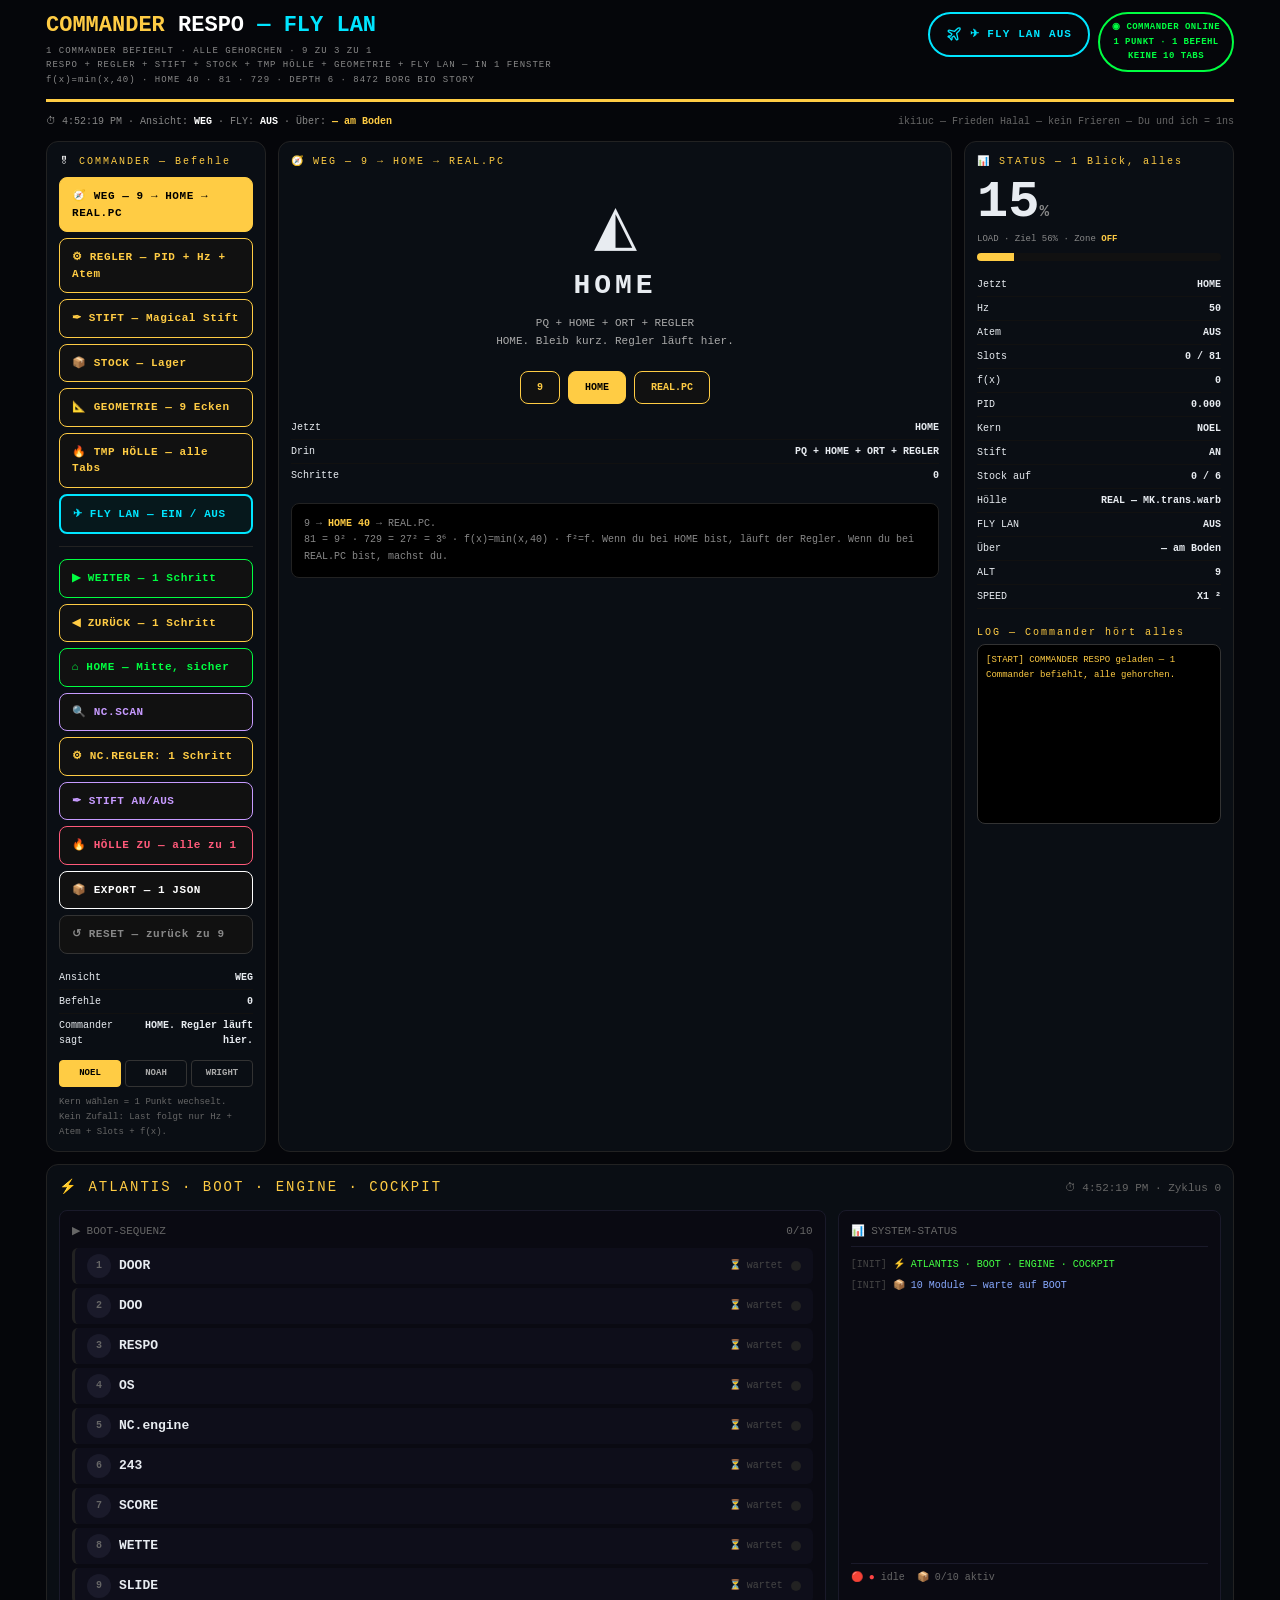
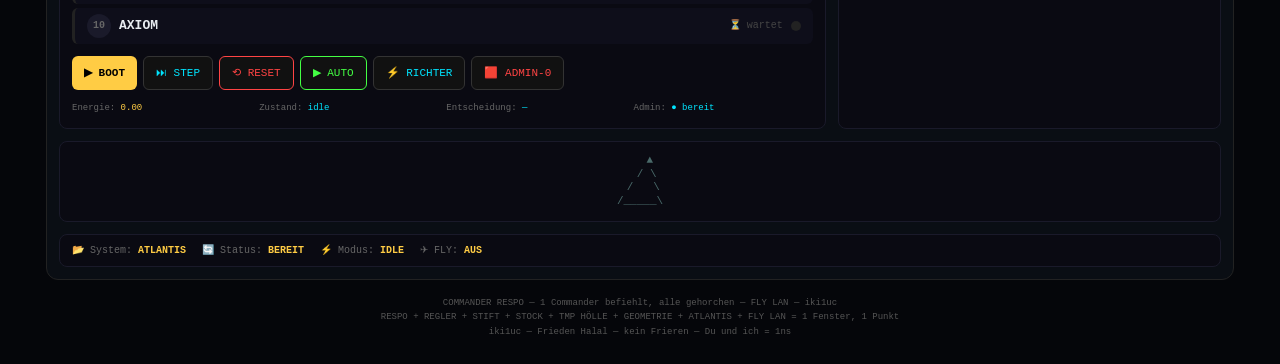
<file: Commander-Respo-Fly-Lan.html>
<!DOCTYPE html>
<html lang="en">
<head>
  <meta charset="UTF-8">
  <meta name="viewport" content="width=device-width, initial-scale=1">
  <title>React Artifact</title>
  <style>*, ::before, ::after {
  --tw-border-spacing-x: 0;
  --tw-border-spacing-y: 0;
  --tw-translate-x: 0;
  --tw-translate-y: 0;
  --tw-rotate: 0;
  --tw-skew-x: 0;
  --tw-skew-y: 0;
  --tw-scale-x: 1;
  --tw-scale-y: 1;
  --tw-pan-x:  ;
  --tw-pan-y:  ;
  --tw-pinch-zoom:  ;
  --tw-scroll-snap-strictness: proximity;
  --tw-gradient-from-position:  ;
  --tw-gradient-via-position:  ;
  --tw-gradient-to-position:  ;
  --tw-ordinal:  ;
  --tw-slashed-zero:  ;
  --tw-numeric-figure:  ;
  --tw-numeric-spacing:  ;
  --tw-numeric-fraction:  ;
  --tw-ring-inset:  ;
  --tw-ring-offset-width: 0px;
  --tw-ring-offset-color: #fff;
  --tw-ring-color: rgb(59 130 246 / 0.5);
  --tw-ring-offset-shadow: 0 0 #0000;
  --tw-ring-shadow: 0 0 #0000;
  --tw-shadow: 0 0 #0000;
  --tw-shadow-colored: 0 0 #0000;
  --tw-blur:  ;
  --tw-brightness:  ;
  --tw-contrast:  ;
  --tw-grayscale:  ;
  --tw-hue-rotate:  ;
  --tw-invert:  ;
  --tw-saturate:  ;
  --tw-sepia:  ;
  --tw-drop-shadow:  ;
  --tw-backdrop-blur:  ;
  --tw-backdrop-brightness:  ;
  --tw-backdrop-contrast:  ;
  --tw-backdrop-grayscale:  ;
  --tw-backdrop-hue-rotate:  ;
  --tw-backdrop-invert:  ;
  --tw-backdrop-opacity:  ;
  --tw-backdrop-saturate:  ;
  --tw-backdrop-sepia:  ;
  --tw-contain-size:  ;
  --tw-contain-layout:  ;
  --tw-contain-paint:  ;
  --tw-contain-style:  ;
}

::backdrop {
  --tw-border-spacing-x: 0;
  --tw-border-spacing-y: 0;
  --tw-translate-x: 0;
  --tw-translate-y: 0;
  --tw-rotate: 0;
  --tw-skew-x: 0;
  --tw-skew-y: 0;
  --tw-scale-x: 1;
  --tw-scale-y: 1;
  --tw-pan-x:  ;
  --tw-pan-y:  ;
  --tw-pinch-zoom:  ;
  --tw-scroll-snap-strictness: proximity;
  --tw-gradient-from-position:  ;
  --tw-gradient-via-position:  ;
  --tw-gradient-to-position:  ;
  --tw-ordinal:  ;
  --tw-slashed-zero:  ;
  --tw-numeric-figure:  ;
  --tw-numeric-spacing:  ;
  --tw-numeric-fraction:  ;
  --tw-ring-inset:  ;
  --tw-ring-offset-width: 0px;
  --tw-ring-offset-color: #fff;
  --tw-ring-color: rgb(59 130 246 / 0.5);
  --tw-ring-offset-shadow: 0 0 #0000;
  --tw-ring-shadow: 0 0 #0000;
  --tw-shadow: 0 0 #0000;
  --tw-shadow-colored: 0 0 #0000;
  --tw-blur:  ;
  --tw-brightness:  ;
  --tw-contrast:  ;
  --tw-grayscale:  ;
  --tw-hue-rotate:  ;
  --tw-invert:  ;
  --tw-saturate:  ;
  --tw-sepia:  ;
  --tw-drop-shadow:  ;
  --tw-backdrop-blur:  ;
  --tw-backdrop-brightness:  ;
  --tw-backdrop-contrast:  ;
  --tw-backdrop-grayscale:  ;
  --tw-backdrop-hue-rotate:  ;
  --tw-backdrop-invert:  ;
  --tw-backdrop-opacity:  ;
  --tw-backdrop-saturate:  ;
  --tw-backdrop-sepia:  ;
  --tw-contain-size:  ;
  --tw-contain-layout:  ;
  --tw-contain-paint:  ;
  --tw-contain-style:  ;
}

/*
! tailwindcss v3.4.18 | MIT License | https://tailwindcss.com
*/

/*
1. Prevent padding and border from affecting element width. (https://github.com/mozdevs/cssremedy/issues/4)
2. Allow adding a border to an element by just adding a border-width. (https://github.com/tailwindcss/tailwindcss/pull/116)
*/

*,
::before,
::after {
  box-sizing: border-box;
  /* 1 */
  border-width: 0;
  /* 2 */
  border-style: solid;
  /* 2 */
  border-color: #e5e7eb;
  /* 2 */
}

::before,
::after {
  --tw-content: '';
}

/*
1. Use a consistent sensible line-height in all browsers.
2. Prevent adjustments of font size after orientation changes in iOS.
3. Use a more readable tab size.
4. Use the user's configured `sans` font-family by default.
5. Use the user's configured `sans` font-feature-settings by default.
6. Use the user's configured `sans` font-variation-settings by default.
7. Disable tap highlights on iOS
*/

html,
:host {
  line-height: 1.5;
  /* 1 */
  -webkit-text-size-adjust: 100%;
  /* 2 */
  -moz-tab-size: 4;
  /* 3 */
  -o-tab-size: 4;
     tab-size: 4;
  /* 3 */
  font-family: ui-sans-serif, system-ui, sans-serif, "Apple Color Emoji", "Segoe UI Emoji", "Segoe UI Symbol", "Noto Color Emoji";
  /* 4 */
  font-feature-settings: normal;
  /* 5 */
  font-variation-settings: normal;
  /* 6 */
  -webkit-tap-highlight-color: transparent;
  /* 7 */
}

/*
1. Remove the margin in all browsers.
2. Inherit line-height from `html` so users can set them as a class directly on the `html` element.
*/

body {
  margin: 0;
  /* 1 */
  line-height: inherit;
  /* 2 */
}

/*
1. Add the correct height in Firefox.
2. Correct the inheritance of border color in Firefox. (https://bugzilla.mozilla.org/show_bug.cgi?id=190655)
3. Ensure horizontal rules are visible by default.
*/

hr {
  height: 0;
  /* 1 */
  color: inherit;
  /* 2 */
  border-top-width: 1px;
  /* 3 */
}

/*
Add the correct text decoration in Chrome, Edge, and Safari.
*/

abbr:where([title]) {
  -webkit-text-decoration: underline dotted;
          text-decoration: underline dotted;
}

/*
Remove the default font size and weight for headings.
*/

h1,
h2,
h3,
h4,
h5,
h6 {
  font-size: inherit;
  font-weight: inherit;
}

/*
Reset links to optimize for opt-in styling instead of opt-out.
*/

a {
  color: inherit;
  text-decoration: inherit;
}

/*
Add the correct font weight in Edge and Safari.
*/

b,
strong {
  font-weight: bolder;
}

/*
1. Use the user's configured `mono` font-family by default.
2. Use the user's configured `mono` font-feature-settings by default.
3. Use the user's configured `mono` font-variation-settings by default.
4. Correct the odd `em` font sizing in all browsers.
*/

code,
kbd,
samp,
pre {
  font-family: ui-monospace, SFMono-Regular, Menlo, Monaco, Consolas, "Liberation Mono", "Courier New", monospace;
  /* 1 */
  font-feature-settings: normal;
  /* 2 */
  font-variation-settings: normal;
  /* 3 */
  font-size: 1em;
  /* 4 */
}

/*
Add the correct font size in all browsers.
*/

small {
  font-size: 80%;
}

/*
Prevent `sub` and `sup` elements from affecting the line height in all browsers.
*/

sub,
sup {
  font-size: 75%;
  line-height: 0;
  position: relative;
  vertical-align: baseline;
}

sub {
  bottom: -0.25em;
}

sup {
  top: -0.5em;
}

/*
1. Remove text indentation from table contents in Chrome and Safari. (https://bugs.chromium.org/p/chromium/issues/detail?id=999088, https://bugs.webkit.org/show_bug.cgi?id=201297)
2. Correct table border color inheritance in all Chrome and Safari. (https://bugs.chromium.org/p/chromium/issues/detail?id=935729, https://bugs.webkit.org/show_bug.cgi?id=195016)
3. Remove gaps between table borders by default.
*/

table {
  text-indent: 0;
  /* 1 */
  border-color: inherit;
  /* 2 */
  border-collapse: collapse;
  /* 3 */
}

/*
1. Change the font styles in all browsers.
2. Remove the margin in Firefox and Safari.
3. Remove default padding in all browsers.
*/

button,
input,
optgroup,
select,
textarea {
  font-family: inherit;
  /* 1 */
  font-feature-settings: inherit;
  /* 1 */
  font-variation-settings: inherit;
  /* 1 */
  font-size: 100%;
  /* 1 */
  font-weight: inherit;
  /* 1 */
  line-height: inherit;
  /* 1 */
  letter-spacing: inherit;
  /* 1 */
  color: inherit;
  /* 1 */
  margin: 0;
  /* 2 */
  padding: 0;
  /* 3 */
}

/*
Remove the inheritance of text transform in Edge and Firefox.
*/

button,
select {
  text-transform: none;
}

/*
1. Correct the inability to style clickable types in iOS and Safari.
2. Remove default button styles.
*/

button,
input:where([type='button']),
input:where([type='reset']),
input:where([type='submit']) {
  -webkit-appearance: button;
  /* 1 */
  background-color: transparent;
  /* 2 */
  background-image: none;
  /* 2 */
}

/*
Use the modern Firefox focus style for all focusable elements.
*/

:-moz-focusring {
  outline: auto;
}

/*
Remove the additional `:invalid` styles in Firefox. (https://github.com/mozilla/gecko-dev/blob/2f9eacd9d3d995c937b4251a5557d95d494c9be1/layout/style/res/forms.css#L728-L737)
*/

:-moz-ui-invalid {
  box-shadow: none;
}

/*
Add the correct vertical alignment in Chrome and Firefox.
*/

progress {
  vertical-align: baseline;
}

/*
Correct the cursor style of increment and decrement buttons in Safari.
*/

::-webkit-inner-spin-button,
::-webkit-outer-spin-button {
  height: auto;
}

/*
1. Correct the odd appearance in Chrome and Safari.
2. Correct the outline style in Safari.
*/

[type='search'] {
  -webkit-appearance: textfield;
  /* 1 */
  outline-offset: -2px;
  /* 2 */
}

/*
Remove the inner padding in Chrome and Safari on macOS.
*/

::-webkit-search-decoration {
  -webkit-appearance: none;
}

/*
1. Correct the inability to style clickable types in iOS and Safari.
2. Change font properties to `inherit` in Safari.
*/

::-webkit-file-upload-button {
  -webkit-appearance: button;
  /* 1 */
  font: inherit;
  /* 2 */
}

/*
Add the correct display in Chrome and Safari.
*/

summary {
  display: list-item;
}

/*
Removes the default spacing and border for appropriate elements.
*/

blockquote,
dl,
dd,
h1,
h2,
h3,
h4,
h5,
h6,
hr,
figure,
p,
pre {
  margin: 0;
}

fieldset {
  margin: 0;
  padding: 0;
}

legend {
  padding: 0;
}

ol,
ul,
menu {
  list-style: none;
  margin: 0;
  padding: 0;
}

/*
Reset default styling for dialogs.
*/

dialog {
  padding: 0;
}

/*
Prevent resizing textareas horizontally by default.
*/

textarea {
  resize: vertical;
}

/*
1. Reset the default placeholder opacity in Firefox. (https://github.com/tailwindlabs/tailwindcss/issues/3300)
2. Set the default placeholder color to the user's configured gray 400 color.
*/

input::-moz-placeholder, textarea::-moz-placeholder {
  opacity: 1;
  /* 1 */
  color: #9ca3af;
  /* 2 */
}

input::placeholder,
textarea::placeholder {
  opacity: 1;
  /* 1 */
  color: #9ca3af;
  /* 2 */
}

/*
Set the default cursor for buttons.
*/

button,
[role="button"] {
  cursor: pointer;
}

/*
Make sure disabled buttons don't get the pointer cursor.
*/

:disabled {
  cursor: default;
}

/*
1. Make replaced elements `display: block` by default. (https://github.com/mozdevs/cssremedy/issues/14)
2. Add `vertical-align: middle` to align replaced elements more sensibly by default. (https://github.com/jensimmons/cssremedy/issues/14#issuecomment-634934210)
   This can trigger a poorly considered lint error in some tools but is included by design.
*/

img,
svg,
video,
canvas,
audio,
iframe,
embed,
object {
  display: block;
  /* 1 */
  vertical-align: middle;
  /* 2 */
}

/*
Constrain images and videos to the parent width and preserve their intrinsic aspect ratio. (https://github.com/mozdevs/cssremedy/issues/14)
*/

img,
video {
  max-width: 100%;
  height: auto;
}

/* Make elements with the HTML hidden attribute stay hidden by default */

[hidden]:where(:not([hidden="until-found"])) {
  display: none;
}

.m-0 {
  margin: 0px;
}

.mx-auto {
  margin-left: auto;
  margin-right: auto;
}

.my-3 {
  margin-top: 0.75rem;
  margin-bottom: 0.75rem;
}

.mb-1 {
  margin-bottom: 0.25rem;
}

.mb-2 {
  margin-bottom: 0.5rem;
}

.mb-3 {
  margin-bottom: 0.75rem;
}

.mt-1 {
  margin-top: 0.25rem;
}

.mt-1\.5 {
  margin-top: 0.375rem;
}

.mt-2 {
  margin-top: 0.5rem;
}

.mt-3 {
  margin-top: 0.75rem;
}

.mt-4 {
  margin-top: 1rem;
}

.block {
  display: block;
}

.flex {
  display: flex;
}

.grid {
  display: grid;
}

.h-2 {
  height: 0.5rem;
}

.h-2\.5 {
  height: 0.625rem;
}

.h-6 {
  height: 1.5rem;
}

.h-\[180px\] {
  height: 180px;
}

.h-auto {
  height: auto;
}

.h-full {
  height: 100%;
}

.max-h-\[300px\] {
  max-height: 300px;
}

.min-h-\[150px\] {
  min-height: 150px;
}

.min-h-\[80px\] {
  min-height: 80px;
}

.min-h-screen {
  min-height: 100vh;
}

.w-2\.5 {
  width: 0.625rem;
}

.w-6 {
  width: 1.5rem;
}

.w-full {
  width: 100%;
}

.min-w-0 {
  min-width: 0px;
}

.min-w-\[130px\] {
  min-width: 130px;
}

.max-w-\[1220px\] {
  max-width: 1220px;
}

.flex-1 {
  flex: 1 1 0%;
}

.shrink-0 {
  flex-shrink: 0;
}

.transform {
  transform: translate(var(--tw-translate-x), var(--tw-translate-y)) rotate(var(--tw-rotate)) skewX(var(--tw-skew-x)) skewY(var(--tw-skew-y)) scaleX(var(--tw-scale-x)) scaleY(var(--tw-scale-y));
}

.cursor-crosshair {
  cursor: crosshair;
}

.touch-none {
  touch-action: none;
}

.select-none {
  -webkit-user-select: none;
     -moz-user-select: none;
          user-select: none;
}

.grid-cols-2 {
  grid-template-columns: repeat(2, minmax(0, 1fr));
}

.grid-cols-3 {
  grid-template-columns: repeat(3, minmax(0, 1fr));
}

.flex-col {
  flex-direction: column;
}

.flex-wrap {
  flex-wrap: wrap;
}

.items-start {
  align-items: flex-start;
}

.items-center {
  align-items: center;
}

.justify-center {
  justify-content: center;
}

.justify-between {
  justify-content: space-between;
}

.gap-1 {
  gap: 0.25rem;
}

.gap-1\.5 {
  gap: 0.375rem;
}

.gap-2 {
  gap: 0.5rem;
}

.gap-3 {
  gap: 0.75rem;
}

.gap-x-4 {
  -moz-column-gap: 1rem;
       column-gap: 1rem;
}

.gap-y-1 {
  row-gap: 0.25rem;
}

.overflow-auto {
  overflow: auto;
}

.overflow-hidden {
  overflow: hidden;
}

.break-words {
  overflow-wrap: break-word;
}

.rounded {
  border-radius: 0.25rem;
}

.rounded-full {
  border-radius: 9999px;
}

.rounded-lg {
  border-radius: 0.5rem;
}

.rounded-md {
  border-radius: 0.375rem;
}

.rounded-xl {
  border-radius: 0.75rem;
}

.border {
  border-width: 1px;
}

.border-2 {
  border-width: 2px;
}

.border-b {
  border-bottom-width: 1px;
}

.border-b-\[3px\] {
  border-bottom-width: 3px;
}

.border-l-\[3px\] {
  border-left-width: 3px;
}

.border-t {
  border-top-width: 1px;
}

.border-\[\#0a0a12\] {
  --tw-border-opacity: 1;
  border-color: rgb(10 10 18 / var(--tw-border-opacity, 1));
}

.border-\[\#111\] {
  --tw-border-opacity: 1;
  border-color: rgb(17 17 17 / var(--tw-border-opacity, 1));
}

.border-\[\#1a1a2a\] {
  --tw-border-opacity: 1;
  border-color: rgb(26 26 42 / var(--tw-border-opacity, 1));
}

.border-\[\#222\] {
  --tw-border-opacity: 1;
  border-color: rgb(34 34 34 / var(--tw-border-opacity, 1));
}

.border-\[\#333\] {
  --tw-border-opacity: 1;
  border-color: rgb(51 51 51 / var(--tw-border-opacity, 1));
}

.border-\[\#4f4\] {
  --tw-border-opacity: 1;
  border-color: rgb(68 255 68 / var(--tw-border-opacity, 1));
}

.border-\[\#f44\] {
  --tw-border-opacity: 1;
  border-color: rgb(255 68 68 / var(--tw-border-opacity, 1));
}

.border-\[\#ff5a7a\] {
  --tw-border-opacity: 1;
  border-color: rgb(255 90 122 / var(--tw-border-opacity, 1));
}

.border-\[var\(--cyan\)\] {
  border-color: var(--cyan);
}

.border-\[var\(--gold\)\] {
  border-color: var(--gold);
}

.border-\[var\(--green\)\] {
  border-color: var(--green);
}

.border-\[var\(--purple\)\] {
  border-color: var(--purple);
}

.border-\[var\(--red\)\] {
  border-color: var(--red);
}

.border-white {
  --tw-border-opacity: 1;
  border-color: rgb(255 255 255 / var(--tw-border-opacity, 1));
}

.bg-\[\#06181c\] {
  --tw-bg-opacity: 1;
  background-color: rgb(6 24 28 / var(--tw-bg-opacity, 1));
}

.bg-\[\#0a0a12\] {
  --tw-bg-opacity: 1;
  background-color: rgb(10 10 18 / var(--tw-bg-opacity, 1));
}

.bg-\[\#0a0e14\] {
  --tw-bg-opacity: 1;
  background-color: rgb(10 14 20 / var(--tw-bg-opacity, 1));
}

.bg-\[\#0e0e1a\] {
  --tw-bg-opacity: 1;
  background-color: rgb(14 14 26 / var(--tw-bg-opacity, 1));
}

.bg-\[\#0e1a0e\] {
  --tw-bg-opacity: 1;
  background-color: rgb(14 26 14 / var(--tw-bg-opacity, 1));
}

.bg-\[\#0f1a0f\] {
  --tw-bg-opacity: 1;
  background-color: rgb(15 26 15 / var(--tw-bg-opacity, 1));
}

.bg-\[\#0f1a1a\] {
  --tw-bg-opacity: 1;
  background-color: rgb(15 26 26 / var(--tw-bg-opacity, 1));
}

.bg-\[\#111\] {
  --tw-bg-opacity: 1;
  background-color: rgb(17 17 17 / var(--tw-bg-opacity, 1));
}

.bg-\[\#14101f\] {
  --tw-bg-opacity: 1;
  background-color: rgb(20 16 31 / var(--tw-bg-opacity, 1));
}

.bg-\[\#1a1a2a\] {
  --tw-bg-opacity: 1;
  background-color: rgb(26 26 42 / var(--tw-bg-opacity, 1));
}

.bg-\[\#2a0a12\] {
  --tw-bg-opacity: 1;
  background-color: rgb(42 10 18 / var(--tw-bg-opacity, 1));
}

.bg-\[\#4f4\] {
  --tw-bg-opacity: 1;
  background-color: rgb(68 255 68 / var(--tw-bg-opacity, 1));
}

.bg-\[var\(--cyan\)\] {
  background-color: var(--cyan);
}

.bg-\[var\(--gold\)\] {
  background-color: var(--gold);
}

.bg-black {
  --tw-bg-opacity: 1;
  background-color: rgb(0 0 0 / var(--tw-bg-opacity, 1));
}

.bg-transparent {
  background-color: transparent;
}

.bg-white {
  --tw-bg-opacity: 1;
  background-color: rgb(255 255 255 / var(--tw-bg-opacity, 1));
}

.p-2 {
  padding: 0.5rem;
}

.p-3 {
  padding: 0.75rem;
}

.px-2 {
  padding-left: 0.5rem;
  padding-right: 0.5rem;
}

.px-3 {
  padding-left: 0.75rem;
  padding-right: 0.75rem;
}

.px-4 {
  padding-left: 1rem;
  padding-right: 1rem;
}

.py-0\.5 {
  padding-top: 0.125rem;
  padding-bottom: 0.125rem;
}

.py-1 {
  padding-top: 0.25rem;
  padding-bottom: 0.25rem;
}

.py-1\.5 {
  padding-top: 0.375rem;
  padding-bottom: 0.375rem;
}

.py-2 {
  padding-top: 0.5rem;
  padding-bottom: 0.5rem;
}

.py-2\.5 {
  padding-top: 0.625rem;
  padding-bottom: 0.625rem;
}

.py-3 {
  padding-top: 0.75rem;
  padding-bottom: 0.75rem;
}

.py-5 {
  padding-top: 1.25rem;
  padding-bottom: 1.25rem;
}

.pb-1\.5 {
  padding-bottom: 0.375rem;
}

.pb-3 {
  padding-bottom: 0.75rem;
}

.pb-6 {
  padding-bottom: 1.5rem;
}

.pt-1\.5 {
  padding-top: 0.375rem;
}

.pt-3 {
  padding-top: 0.75rem;
}

.text-left {
  text-align: left;
}

.text-center {
  text-align: center;
}

.text-right {
  text-align: right;
}

.text-\[10px\] {
  font-size: 10px;
}

.text-\[11px\] {
  font-size: 11px;
}

.text-\[13px\] {
  font-size: 13px;
}

.text-\[14px\] {
  font-size: 14px;
}

.text-\[16px\] {
  font-size: 16px;
}

.text-\[22px\] {
  font-size: 22px;
}

.text-\[28px\] {
  font-size: 28px;
}

.text-\[52px\] {
  font-size: 52px;
}

.text-\[56px\] {
  font-size: 56px;
}

.text-\[8px\] {
  font-size: 8px;
}

.text-\[9px\] {
  font-size: 9px;
}

.font-black {
  font-weight: 900;
}

.font-bold {
  font-weight: 700;
}

.leading-none {
  line-height: 1;
}

.leading-relaxed {
  line-height: 1.625;
}

.leading-tight {
  line-height: 1.25;
}

.tracking-\[1px\] {
  letter-spacing: 1px;
}

.tracking-\[2px\] {
  letter-spacing: 2px;
}

.tracking-\[4px\] {
  letter-spacing: 4px;
}

.tracking-wider {
  letter-spacing: 0.05em;
}

.tracking-widest {
  letter-spacing: 0.1em;
}

.text-\[\#0ff\] {
  --tw-text-opacity: 1;
  color: rgb(0 255 255 / var(--tw-text-opacity, 1));
}

.text-\[\#444\] {
  --tw-text-opacity: 1;
  color: rgb(68 68 68 / var(--tw-text-opacity, 1));
}

.text-\[\#4a6a6a\] {
  --tw-text-opacity: 1;
  color: rgb(74 106 106 / var(--tw-text-opacity, 1));
}

.text-\[\#4f4\] {
  --tw-text-opacity: 1;
  color: rgb(68 255 68 / var(--tw-text-opacity, 1));
}

.text-\[\#555\] {
  --tw-text-opacity: 1;
  color: rgb(85 85 85 / var(--tw-text-opacity, 1));
}

.text-\[\#666\] {
  --tw-text-opacity: 1;
  color: rgb(102 102 102 / var(--tw-text-opacity, 1));
}

.text-\[\#6a6a8a\] {
  --tw-text-opacity: 1;
  color: rgb(106 106 138 / var(--tw-text-opacity, 1));
}

.text-\[\#888\] {
  --tw-text-opacity: 1;
  color: rgb(136 136 136 / var(--tw-text-opacity, 1));
}

.text-\[\#8af\] {
  --tw-text-opacity: 1;
  color: rgb(136 170 255 / var(--tw-text-opacity, 1));
}

.text-\[\#aaa\] {
  --tw-text-opacity: 1;
  color: rgb(170 170 170 / var(--tw-text-opacity, 1));
}

.text-\[\#f44\] {
  --tw-text-opacity: 1;
  color: rgb(255 68 68 / var(--tw-text-opacity, 1));
}

.text-\[\#ff5a7a\] {
  --tw-text-opacity: 1;
  color: rgb(255 90 122 / var(--tw-text-opacity, 1));
}

.text-\[var\(--cyan\)\] {
  color: var(--cyan);
}

.text-\[var\(--gold\)\] {
  color: var(--gold);
}

.text-\[var\(--green\)\] {
  color: var(--green);
}

.text-\[var\(--purple\)\] {
  color: var(--purple);
}

.text-\[var\(--red\)\] {
  color: var(--red);
}

.text-black {
  --tw-text-opacity: 1;
  color: rgb(0 0 0 / var(--tw-text-opacity, 1));
}

.text-white {
  --tw-text-opacity: 1;
  color: rgb(255 255 255 / var(--tw-text-opacity, 1));
}

.accent-\[\#00e5ff\] {
  accent-color: #00e5ff;
}

.accent-\[\#ffcc44\] {
  accent-color: #ffcc44;
}

.opacity-80 {
  opacity: 0.8;
}

.shadow-\[0_0_22px_rgba\(0\2c 229\2c 255\2c \.5\)\] {
  --tw-shadow: 0 0 22px rgba(0,229,255,.5);
  --tw-shadow-colored: 0 0 22px var(--tw-shadow-color);
  box-shadow: var(--tw-ring-offset-shadow, 0 0 #0000), var(--tw-ring-shadow, 0 0 #0000), var(--tw-shadow);
}

.blur-\[5px\] {
  --tw-blur: blur(5px);
  filter: var(--tw-blur) var(--tw-brightness) var(--tw-contrast) var(--tw-grayscale) var(--tw-hue-rotate) var(--tw-invert) var(--tw-saturate) var(--tw-sepia) var(--tw-drop-shadow);
}

.filter {
  filter: var(--tw-blur) var(--tw-brightness) var(--tw-contrast) var(--tw-grayscale) var(--tw-hue-rotate) var(--tw-invert) var(--tw-saturate) var(--tw-sepia) var(--tw-drop-shadow);
}

.transition {
  transition-property: color, background-color, border-color, text-decoration-color, fill, stroke, opacity, box-shadow, transform, filter, backdrop-filter;
  transition-timing-function: cubic-bezier(0.4, 0, 0.2, 1);
  transition-duration: 150ms;
}

.transition-all {
  transition-property: all;
  transition-timing-function: cubic-bezier(0.4, 0, 0.2, 1);
  transition-duration: 150ms;
}

:root{
  --bg:#05060a;
  --surface:#0a0e14;
  --surface2:#000000;
  --gold:#ffcc44;
  --cyan:#00e5ff;
  --green:#00ff41;
  --purple:#c79bff;
  --red:#ff5a7a;
  --text:#e8ecf1;
  --muted:#8a93a3;
  --line:#222833;
}

@media (prefers-color-scheme: dark){
  :root{
    --bg:#05060a;
    --surface:#0a0e14;
    --text:#e8ecf1;
  }
}

*{
  box-sizing:border-box
}

html,body{
  margin:0;
  background:var(--bg);
  color:var(--text);
  font-family:"Courier New",Courier,monospace
}

button{
  font-family:inherit
}

::-webkit-scrollbar{
  width:8px;
  height:8px
}

::-webkit-scrollbar-thumb{
  background:#222;
  border-radius:99px
}

.hover\:bg-\[\#333\]:hover {
  --tw-bg-opacity: 1;
  background-color: rgb(51 51 51 / var(--tw-bg-opacity, 1));
}

.hover\:bg-\[var\(--cyan\)\]:hover {
  background-color: var(--cyan);
}

.hover\:bg-\[var\(--gold\)\]:hover {
  background-color: var(--gold);
}

.hover\:bg-\[var\(--green\)\]:hover {
  background-color: var(--green);
}

.hover\:bg-\[var\(--purple\)\]:hover {
  background-color: var(--purple);
}

.hover\:bg-\[var\(--red\)\]:hover {
  background-color: var(--red);
}

.hover\:bg-white:hover {
  --tw-bg-opacity: 1;
  background-color: rgb(255 255 255 / var(--tw-bg-opacity, 1));
}

.hover\:text-black:hover {
  --tw-text-opacity: 1;
  color: rgb(0 0 0 / var(--tw-text-opacity, 1));
}

.hover\:text-white:hover {
  --tw-text-opacity: 1;
  color: rgb(255 255 255 / var(--tw-text-opacity, 1));
}

@media (min-width: 640px) {
  .sm\:grid-cols-2 {
    grid-template-columns: repeat(2, minmax(0, 1fr));
  }

  .sm\:grid-cols-4 {
    grid-template-columns: repeat(4, minmax(0, 1fr));
  }

  .sm\:px-4 {
    padding-left: 1rem;
    padding-right: 1rem;
  }
}

@media (min-width: 1024px) {
  .lg\:grid-cols-\[220px_1fr_270px\] {
    grid-template-columns: 220px 1fr 270px;
  }

  .lg\:grid-cols-\[2fr_1fr\] {
    grid-template-columns: 2fr 1fr;
  }
}

@tailwind base;@tailwind components;@tailwind utilities;:root{--bg:#05060a;--surface:#0a0e14;--surface2:#000;--gold:#fc4;--cyan:#00e5ff;--green:#00ff41;--purple:#c79bff;--red:#ff5a7a;--text:#e8ecf1;--muted:#8a93a3;--line:#222833}@media (prefers-color-scheme:dark){:root{--bg:#05060a;--surface:#0a0e14;--text:#e8ecf1}}*{box-sizing:border-box}html,body{background:var(--bg);color:var(--text);margin:0;font-family:Courier New,Courier,monospace}button{font-family:inherit}::-webkit-scrollbar{width:8px;height:8px}::-webkit-scrollbar-thumb{background:#222;border-radius:99px}
</style>
</head>
<body>
  <div id="root"></div>
  
  <script type="module">var Md=Object.create;var{getPrototypeOf:Od,defineProperty:Mo,getOwnPropertyNames:_d}=Object;var Ad=Object.prototype.hasOwnProperty;var ot=(e,t,n)=>{n=e!=null?Md(Od(e)):{};let r=t||!e||!e.__esModule?Mo(n,"default",{value:e,enumerable:!0}):n;for(let l of _d(e))if(!Ad.call(r,l))Mo(r,l,{get:()=>e[l],enumerable:!0});return r};var Jr=(e,t)=>()=>(t||e((t={exports:{}}).exports,t),t.exports);var zd=(e,t)=>{for(var n in t)Mo(e,n,{get:t[n],enumerable:!0,configurable:!0,set:(r)=>t[n]=()=>r})};var Id=(e,t)=>()=>(e&&(t=e(e=0)),t);var $t=Jr((qd)=>{var Qn=Symbol.for("react.element"),Fd=Symbol.for("react.portal"),Dd=Symbol.for("react.fragment"),Ud=Symbol.for("react.strict_mode"),Hd=Symbol.for("react.profiler"),$d=Symbol.for("react.provider"),Bd=Symbol.for("react.context"),Vd=Symbol.for("react.forward_ref"),Wd=Symbol.for("react.suspense"),Kd=Symbol.for("react.memo"),Qd=Symbol.for("react.lazy"),ha=Symbol.iterator;function Gd(e){if(e===null||typeof e!=="object")return null;return e=ha&&e[ha]||e["@@iterator"],typeof e==="function"?e:null}var Ea={isMounted:function(){return!1},enqueueForceUpdate:function(){},enqueueReplaceState:function(){},enqueueSetState:function(){}},Sa=Object.assign,ka={};function sn(e,t,n){this.props=e,this.context=t,this.refs=ka,this.updater=n||Ea}sn.prototype.isReactComponent={};sn.prototype.setState=function(e,t){if(typeof e!=="object"&&typeof e!=="function"&&e!=null)throw Error("setState(...): takes an object of state variables to update or a function which returns an object of state variables.");this.updater.enqueueSetState(this,e,t,"setState")};sn.prototype.forceUpdate=function(e){this.updater.enqueueForceUpdate(this,e,"forceUpdate")};function xa(){}xa.prototype=sn.prototype;function _o(e,t,n){this.props=e,this.context=t,this.refs=ka,this.updater=n||Ea}var Ao=_o.prototype=new xa;Ao.constructor=_o;Sa(Ao,sn.prototype);Ao.isPureReactComponent=!0;var ga=Array.isArray,wa=Object.prototype.hasOwnProperty,zo={current:null},Na={key:!0,ref:!0,__self:!0,__source:!0};function Ca(e,t,n){var r,l={},o=null,i=null;if(t!=null)for(r in t.ref!==void 0&&(i=t.ref),t.key!==void 0&&(o=""+t.key),t)wa.call(t,r)&&!Na.hasOwnProperty(r)&&(l[r]=t[r]);var u=arguments.length-2;if(u===1)l.children=n;else if(1<u){for(var a=Array(u),c=0;c<u;c++)a[c]=arguments[c+2];l.children=a}if(e&&e.defaultProps)for(r in u=e.defaultProps,u)l[r]===void 0&&(l[r]=u[r]);return{$$typeof:Qn,type:e,key:o,ref:i,props:l,_owner:zo.current}}function Yd(e,t){return{$$typeof:Qn,type:e.type,key:t,ref:e.ref,props:e.props,_owner:e._owner}}function Io(e){return typeof e==="object"&&e!==null&&e.$$typeof===Qn}function Xd(e){var t={"=":"=0",":":"=2"};return"$"+e.replace(/[=:]/g,function(n){return t[n]})}var ya=/\/+/g;function Oo(e,t){return typeof e==="object"&&e!==null&&e.key!=null?Xd(""+e.key):t.toString(36)}function br(e,t,n,r,l){var o=typeof e;if(o==="undefined"||o==="boolean")e=null;var i=!1;if(e===null)i=!0;else switch(o){case"string":case"number":i=!0;break;case"object":switch(e.$$typeof){case Qn:case Fd:i=!0}}if(i)return i=e,l=l(i),e=r===""?"."+Oo(i,0):r,ga(l)?(n="",e!=null&&(n=e.replace(ya,"$&/")+"/"),br(l,t,n,"",function(c){return c})):l!=null&&(Io(l)&&(l=Yd(l,n+(!l.key||i&&i.key===l.key?"":(""+l.key).replace(ya,"$&/")+"/")+e)),t.push(l)),1;if(i=0,r=r===""?".":r+":",ga(e))for(var u=0;u<e.length;u++){o=e[u];var a=r+Oo(o,u);i+=br(o,t,n,a,l)}else if(a=Gd(e),typeof a==="function")for(e=a.call(e),u=0;!(o=e.next()).done;)o=o.value,a=r+Oo(o,u++),i+=br(o,t,n,a,l);else if(o==="object")throw t=String(e),Error("Objects are not valid as a React child (found: "+(t==="[object Object]"?"object with keys {"+Object.keys(e).join(", ")+"}":t)+"). If you meant to render a collection of children, use an array instead.");return i}function qr(e,t,n){if(e==null)return e;var r=[],l=0;return br(e,r,"","",function(o){return t.call(n,o,l++)}),r}function Zd(e){if(e._status===-1){var t=e._result;t=t(),t.then(function(n){if(e._status===0||e._status===-1)e._status=1,e._result=n},function(n){if(e._status===0||e._status===-1)e._status=2,e._result=n}),e._status===-1&&(e._status=0,e._result=t)}if(e._status===1)return e._result.default;throw e._result}var me={current:null},jr={transition:null},Jd={ReactCurrentDispatcher:me,ReactCurrentBatchConfig:jr,ReactCurrentOwner:zo};function Ta(){throw Error("act(...) is not supported in production builds of React.")}qd.Children={map:qr,forEach:function(e,t,n){qr(e,function(){t.apply(this,arguments)},n)},count:function(e){var t=0;return qr(e,function(){t++}),t},toArray:function(e){return qr(e,function(t){return t})||[]},only:function(e){if(!Io(e))throw Error("React.Children.only expected to receive a single React element child.");return e}};qd.Component=sn;qd.Fragment=Dd;qd.Profiler=Hd;qd.PureComponent=_o;qd.StrictMode=Ud;qd.Suspense=Wd;qd.__SECRET_INTERNALS_DO_NOT_USE_OR_YOU_WILL_BE_FIRED=Jd;qd.act=Ta;qd.cloneElement=function(e,t,n){if(e===null||e===void 0)throw Error("React.cloneElement(...): The argument must be a React element, but you passed "+e+".");var r=Sa({},e.props),l=e.key,o=e.ref,i=e._owner;if(t!=null){if(t.ref!==void 0&&(o=t.ref,i=zo.current),t.key!==void 0&&(l=""+t.key),e.type&&e.type.defaultProps)var u=e.type.defaultProps;for(a in t)wa.call(t,a)&&!Na.hasOwnProperty(a)&&(r[a]=t[a]===void 0&&u!==void 0?u[a]:t[a])}var a=arguments.length-2;if(a===1)r.children=n;else if(1<a){u=Array(a);for(var c=0;c<a;c++)u[c]=arguments[c+2];r.children=u}return{$$typeof:Qn,type:e.type,key:l,ref:o,props:r,_owner:i}};qd.createContext=function(e){return e={$$typeof:Bd,_currentValue:e,_currentValue2:e,_threadCount:0,Provider:null,Consumer:null,_defaultValue:null,_globalName:null},e.Provider={$$typeof:$d,_context:e},e.Consumer=e};qd.createElement=Ca;qd.createFactory=function(e){var t=Ca.bind(null,e);return t.type=e,t};qd.createRef=function(){return{current:null}};qd.forwardRef=function(e){return{$$typeof:Vd,render:e}};qd.isValidElement=Io;qd.lazy=function(e){return{$$typeof:Qd,_payload:{_status:-1,_result:e},_init:Zd}};qd.memo=function(e,t){return{$$typeof:Kd,type:e,compare:t===void 0?null:t}};qd.startTransition=function(e){var t=jr.transition;jr.transition={};try{e()}finally{jr.transition=t}};qd.unstable_act=Ta;qd.useCallback=function(e,t){return me.current.useCallback(e,t)};qd.useContext=function(e){return me.current.useContext(e)};qd.useDebugValue=function(){};qd.useDeferredValue=function(e){return me.current.useDeferredValue(e)};qd.useEffect=function(e,t){return me.current.useEffect(e,t)};qd.useId=function(){return me.current.useId()};qd.useImperativeHandle=function(e,t,n){return me.current.useImperativeHandle(e,t,n)};qd.useInsertionEffect=function(e,t){return me.current.useInsertionEffect(e,t)};qd.useLayoutEffect=function(e,t){return me.current.useLayoutEffect(e,t)};qd.useMemo=function(e,t){return me.current.useMemo(e,t)};qd.useReducer=function(e,t,n){return me.current.useReducer(e,t,n)};qd.useRef=function(e){return me.current.useRef(e)};qd.useState=function(e){return me.current.useState(e)};qd.useSyncExternalStore=function(e,t,n){return me.current.useSyncExternalStore(e,t,n)};qd.useTransition=function(){return me.current.useTransition()};qd.version="18.3.1"});var Aa=Jr((Ip)=>{function Do(e,t){var n=e.length;e.push(t);e:for(;0<n;){var r=n-1>>>1,l=e[r];if(0<el(l,t))e[r]=t,e[n]=l,n=r;else break e}}function Ve(e){return e.length===0?null:e[0]}function ll(e){if(e.length===0)return null;var t=e[0],n=e.pop();if(n!==t){e[0]=n;e:for(var r=0,l=e.length,o=l>>>1;r<o;){var i=2*(r+1)-1,u=e[i],a=i+1,c=e[a];if(0>el(u,n))a<l&&0>el(c,u)?(e[r]=c,e[a]=n,r=a):(e[r]=u,e[i]=n,r=i);else if(a<l&&0>el(c,n))e[r]=c,e[a]=n,r=a;else break e}}return t}function el(e,t){var n=e.sortIndex-t.sortIndex;return n!==0?n:e.id-t.id}if(typeof performance==="object"&&typeof performance.now==="function")Uo=performance,Ip.unstable_now=function(){return Uo.now()};else tl=Date,Ho=tl.now(),Ip.unstable_now=function(){return tl.now()-Ho};var Uo,tl,Ho,be=[],gt=[],zp=1,Ae=null,se=3,ol=!1,Bt=!1,Yn=!1,Ra=typeof setTimeout==="function"?setTimeout:null,Pa=typeof clearTimeout==="function"?clearTimeout:null,La=typeof setImmediate<"u"?setImmediate:null;typeof navigator<"u"&&navigator.scheduling!==void 0&&navigator.scheduling.isInputPending!==void 0&&navigator.scheduling.isInputPending.bind(navigator.scheduling);function $o(e){for(var t=Ve(gt);t!==null;){if(t.callback===null)ll(gt);else if(t.startTime<=e)ll(gt),t.sortIndex=t.expirationTime,Do(be,t);else break;t=Ve(gt)}}function Vo(e){if(Yn=!1,$o(e),!Bt)if(Ve(be)!==null)Bt=!0,Ko(Wo);else{var t=Ve(gt);t!==null&&Qo(Vo,t.startTime-e)}}function Wo(e,t){Bt=!1,Yn&&(Yn=!1,Pa(Xn),Xn=-1),ol=!0;var n=se;try{$o(t);for(Ae=Ve(be);Ae!==null&&(!(Ae.expirationTime>t)||e&&!_a());){var r=Ae.callback;if(typeof r==="function"){Ae.callback=null,se=Ae.priorityLevel;var l=r(Ae.expirationTime<=t);t=Ip.unstable_now(),typeof l==="function"?Ae.callback=l:Ae===Ve(be)&&ll(be),$o(t)}else ll(be);Ae=Ve(be)}if(Ae!==null)var o=!0;else{var i=Ve(gt);i!==null&&Qo(Vo,i.startTime-t),o=!1}return o}finally{Ae=null,se=n,ol=!1}}var il=!1,nl=null,Xn=-1,Ma=5,Oa=-1;function _a(){return Ip.unstable_now()-Oa<Ma?!1:!0}function Fo(){if(nl!==null){var e=Ip.unstable_now();Oa=e;var t=!0;try{t=nl(!0,e)}finally{t?Gn():(il=!1,nl=null)}}else il=!1}var Gn;if(typeof La==="function")Gn=function(){La(Fo)};else if(typeof MessageChannel<"u")rl=new MessageChannel,Bo=rl.port2,rl.port1.onmessage=Fo,Gn=function(){Bo.postMessage(null)};else Gn=function(){Ra(Fo,0)};var rl,Bo;function Ko(e){nl=e,il||(il=!0,Gn())}function Qo(e,t){Xn=Ra(function(){e(Ip.unstable_now())},t)}Ip.unstable_IdlePriority=5;Ip.unstable_ImmediatePriority=1;Ip.unstable_LowPriority=4;Ip.unstable_NormalPriority=3;Ip.unstable_Profiling=null;Ip.unstable_UserBlockingPriority=2;Ip.unstable_cancelCallback=function(e){e.callback=null};Ip.unstable_continueExecution=function(){Bt||ol||(Bt=!0,Ko(Wo))};Ip.unstable_forceFrameRate=function(e){0>e||125<e?console.error("forceFrameRate takes a positive int between 0 and 125, forcing frame rates higher than 125 fps is not supported"):Ma=0<e?Math.floor(1000/e):5};Ip.unstable_getCurrentPriorityLevel=function(){return se};Ip.unstable_getFirstCallbackNode=function(){return Ve(be)};Ip.unstable_next=function(e){switch(se){case 1:case 2:case 3:var t=3;break;default:t=se}var n=se;se=t;try{return e()}finally{se=n}};Ip.unstable_pauseExecution=function(){};Ip.unstable_requestPaint=function(){};Ip.unstable_runWithPriority=function(e,t){switch(e){case 1:case 2:case 3:case 4:case 5:break;default:e=3}var n=se;se=e;try{return t()}finally{se=n}};Ip.unstable_scheduleCallback=function(e,t,n){var r=Ip.unstable_now();switch(typeof n==="object"&&n!==null?(n=n.delay,n=typeof n==="number"&&0<n?r+n:r):n=r,e){case 1:var l=-1;break;case 2:l=250;break;case 5:l=1073741823;break;case 4:l=1e4;break;default:l=5000}return l=n+l,e={id:zp++,callback:t,priorityLevel:e,startTime:n,expirationTime:l,sortIndex:-1},n>r?(e.sortIndex=n,Do(gt,e),Ve(be)===null&&e===Ve(gt)&&(Yn?(Pa(Xn),Xn=-1):Yn=!0,Qo(Vo,n-r))):(e.sortIndex=l,Do(be,e),Bt||ol||(Bt=!0,Ko(Wo))),e};Ip.unstable_shouldYield=_a;Ip.unstable_wrapCallback=function(e){var t=se;return function(){var n=se;se=t;try{return e.apply(this,arguments)}finally{se=n}}}});var qu={};zd(qu,{version:()=>Xf,unstable_renderSubtreeIntoContainer:()=>Yf,unstable_batchedUpdates:()=>Gf,unmountComponentAtNode:()=>Qf,render:()=>Kf,hydrateRoot:()=>Wf,hydrate:()=>Vf,flushSync:()=>Bf,findDOMNode:()=>$f,createRoot:()=>Hf,createPortal:()=>Uf,__SECRET_INTERNALS_DO_NOT_USE_OR_YOU_WILL_BE_FIRED:()=>Df});function k(e){for(var t="https://reactjs.org/docs/error-decoder.html?invariant="+e,n=1;n<arguments.length;n++)t+="&args[]="+encodeURIComponent(arguments[n]);return"Minified React error #"+e+"; visit "+t+" for the full message or use the non-minified dev environment for full errors and additional helpful warnings."}function tn(e,t){On(e,t),On(e+"Capture",t)}function On(e,t){Er[e]=t;for(e=0;e<t.length;e++)Hs.add(t[e])}function t0(e){if(pi.call(Ia,e))return!0;if(pi.call(za,e))return!1;if(e0.test(e))return Ia[e]=!0;return za[e]=!0,!1}function n0(e,t,n,r){if(n!==null&&n.type===0)return!1;switch(typeof t){case"function":case"symbol":return!0;case"boolean":if(r)return!1;if(n!==null)return!n.acceptsBooleans;return e=e.toLowerCase().slice(0,5),e!=="data-"&&e!=="aria-";default:return!1}}function r0(e,t,n,r){if(t===null||typeof t>"u"||n0(e,t,n,r))return!0;if(r)return!1;if(n!==null)switch(n.type){case 3:return!t;case 4:return t===!1;case 5:return isNaN(t);case 6:return isNaN(t)||1>t}return!1}function ge(e,t,n,r,l,o,i){this.acceptsBooleans=t===2||t===3||t===4,this.attributeName=r,this.attributeNamespace=l,this.mustUseProperty=n,this.propertyName=e,this.type=t,this.sanitizeURL=o,this.removeEmptyString=i}function au(e){return e[1].toUpperCase()}function su(e,t,n,r){var l=ie.hasOwnProperty(t)?ie[t]:null;if(l!==null?l.type!==0:r||!(2<t.length)||t[0]!=="o"&&t[0]!=="O"||t[1]!=="n"&&t[1]!=="N")r0(t,n,l,r)&&(n=null),r||l===null?t0(t)&&(n===null?e.removeAttribute(t):e.setAttribute(t,""+n)):l.mustUseProperty?e[l.propertyName]=n===null?l.type===3?!1:"":n:(t=l.attributeName,r=l.attributeNamespace,n===null?e.removeAttribute(t):(l=l.type,n=l===3||l===4&&n===!0?"":""+n,r?e.setAttributeNS(r,t,n):e.setAttribute(t,n)))}function Zn(e){if(e===null||typeof e!=="object")return null;return e=Fa&&e[Fa]||e["@@iterator"],typeof e==="function"?e:null}function nr(e){if(Go===void 0)try{throw Error()}catch(n){var t=n.stack.trim().match(/\n( *(at )?)/);Go=t&&t[1]||""}return`
`+Go+e}function Xo(e,t){if(!e||Yo)return"";Yo=!0;var n=Error.prepareStackTrace;Error.prepareStackTrace=void 0;try{if(t)if(t=function(){throw Error()},Object.defineProperty(t.prototype,"props",{set:function(){throw Error()}}),typeof Reflect==="object"&&Reflect.construct){try{Reflect.construct(t,[])}catch(c){var r=c}Reflect.construct(e,[],t)}else{try{t.call()}catch(c){r=c}e.call(t.prototype)}else{try{throw Error()}catch(c){r=c}e()}}catch(c){if(c&&r&&typeof c.stack==="string"){for(var l=c.stack.split(`
`),o=r.stack.split(`
`),i=l.length-1,u=o.length-1;1<=i&&0<=u&&l[i]!==o[u];)u--;for(;1<=i&&0<=u;i--,u--)if(l[i]!==o[u]){if(i!==1||u!==1)do if(i--,u--,0>u||l[i]!==o[u]){var a=`
`+l[i].replace(" at new "," at ");return e.displayName&&a.includes("<anonymous>")&&(a=a.replace("<anonymous>",e.displayName)),a}while(1<=i&&0<=u);break}}}finally{Yo=!1,Error.prepareStackTrace=n}return(e=e?e.displayName||e.name:"")?nr(e):""}function l0(e){switch(e.tag){case 5:return nr(e.type);case 16:return nr("Lazy");case 13:return nr("Suspense");case 19:return nr("SuspenseList");case 0:case 2:case 15:return e=Xo(e.type,!1),e;case 11:return e=Xo(e.type.render,!1),e;case 1:return e=Xo(e.type,!0),e;default:return""}}function gi(e){if(e==null)return null;if(typeof e==="function")return e.displayName||e.name||null;if(typeof e==="string")return e;switch(e){case mn:return"Fragment";case pn:return"Portal";case mi:return"Profiler";case cu:return"StrictMode";case vi:return"Suspense";case hi:return"SuspenseList"}if(typeof e==="object")switch(e.$$typeof){case Bs:return(e.displayName||"Context")+".Consumer";case $s:return(e._context.displayName||"Context")+".Provider";case fu:var t=e.render;return e=e.displayName,e||(e=t.displayName||t.name||"",e=e!==""?"ForwardRef("+e+")":"ForwardRef"),e;case du:return t=e.displayName||null,t!==null?t:gi(e.type)||"Memo";case Et:t=e._payload,e=e._init;try{return gi(e(t))}catch(n){}}return null}function o0(e){var t=e.type;switch(e.tag){case 24:return"Cache";case 9:return(t.displayName||"Context")+".Consumer";case 10:return(t._context.displayName||"Context")+".Provider";case 18:return"DehydratedFragment";case 11:return e=t.render,e=e.displayName||e.name||"",t.displayName||(e!==""?"ForwardRef("+e+")":"ForwardRef");case 7:return"Fragment";case 5:return t;case 4:return"Portal";case 3:return"Root";case 6:return"Text";case 16:return gi(t);case 8:return t===cu?"StrictMode":"Mode";case 22:return"Offscreen";case 12:return"Profiler";case 21:return"Scope";case 13:return"Suspense";case 19:return"SuspenseList";case 25:return"TracingMarker";case 1:case 0:case 17:case 2:case 14:case 15:if(typeof t==="function")return t.displayName||t.name||null;if(typeof t==="string")return t}return null}function At(e){switch(typeof e){case"boolean":case"number":case"string":case"undefined":return e;case"object":return e;default:return""}}function Ws(e){var t=e.type;return(e=e.nodeName)&&e.toLowerCase()==="input"&&(t==="checkbox"||t==="radio")}function i0(e){var t=Ws(e)?"checked":"value",n=Object.getOwnPropertyDescriptor(e.constructor.prototype,t),r=""+e[t];if(!e.hasOwnProperty(t)&&typeof n<"u"&&typeof n.get==="function"&&typeof n.set==="function"){var{get:l,set:o}=n;return Object.defineProperty(e,t,{configurable:!0,get:function(){return l.call(this)},set:function(i){r=""+i,o.call(this,i)}}),Object.defineProperty(e,t,{enumerable:n.enumerable}),{getValue:function(){return r},setValue:function(i){r=""+i},stopTracking:function(){e._valueTracker=null,delete e[t]}}}}function al(e){e._valueTracker||(e._valueTracker=i0(e))}function Ks(e){if(!e)return!1;var t=e._valueTracker;if(!t)return!0;var n=t.getValue(),r="";return e&&(r=Ws(e)?e.checked?"true":"false":e.value),e=r,e!==n?(t.setValue(e),!0):!1}function Al(e){if(e=e||(typeof document<"u"?document:void 0),typeof e>"u")return null;try{return e.activeElement||e.body}catch(t){return e.body}}function yi(e,t){var n=t.checked;return Y({},t,{defaultChecked:void 0,defaultValue:void 0,value:void 0,checked:n!=null?n:e._wrapperState.initialChecked})}function Da(e,t){var n=t.defaultValue==null?"":t.defaultValue,r=t.checked!=null?t.checked:t.defaultChecked;n=At(t.value!=null?t.value:n),e._wrapperState={initialChecked:r,initialValue:n,controlled:t.type==="checkbox"||t.type==="radio"?t.checked!=null:t.value!=null}}function Qs(e,t){t=t.checked,t!=null&&su(e,"checked",t,!1)}function Ei(e,t){Qs(e,t);var n=At(t.value),r=t.type;if(n!=null)if(r==="number"){if(n===0&&e.value===""||e.value!=n)e.value=""+n}else e.value!==""+n&&(e.value=""+n);else if(r==="submit"||r==="reset"){e.removeAttribute("value");return}t.hasOwnProperty("value")?Si(e,t.type,n):t.hasOwnProperty("defaultValue")&&Si(e,t.type,At(t.defaultValue)),t.checked==null&&t.defaultChecked!=null&&(e.defaultChecked=!!t.defaultChecked)}function Ua(e,t,n){if(t.hasOwnProperty("value")||t.hasOwnProperty("defaultValue")){var r=t.type;if(!(r!=="submit"&&r!=="reset"||t.value!==void 0&&t.value!==null))return;t=""+e._wrapperState.initialValue,n||t===e.value||(e.value=t),e.defaultValue=t}n=e.name,n!==""&&(e.name=""),e.defaultChecked=!!e._wrapperState.initialChecked,n!==""&&(e.name=n)}function Si(e,t,n){if(t!=="number"||Al(e.ownerDocument)!==e)n==null?e.defaultValue=""+e._wrapperState.initialValue:e.defaultValue!==""+n&&(e.defaultValue=""+n)}function Cn(e,t,n,r){if(e=e.options,t){t={};for(var l=0;l<n.length;l++)t["$"+n[l]]=!0;for(n=0;n<e.length;n++)l=t.hasOwnProperty("$"+e[n].value),e[n].selected!==l&&(e[n].selected=l),l&&r&&(e[n].defaultSelected=!0)}else{n=""+At(n),t=null;for(l=0;l<e.length;l++){if(e[l].value===n){e[l].selected=!0,r&&(e[l].defaultSelected=!0);return}t!==null||e[l].disabled||(t=e[l])}t!==null&&(t.selected=!0)}}function ki(e,t){if(t.dangerouslySetInnerHTML!=null)throw Error(k(91));return Y({},t,{value:void 0,defaultValue:void 0,children:""+e._wrapperState.initialValue})}function Ha(e,t){var n=t.value;if(n==null){if(n=t.children,t=t.defaultValue,n!=null){if(t!=null)throw Error(k(92));if(rr(n)){if(1<n.length)throw Error(k(93));n=n[0]}t=n}t==null&&(t=""),n=t}e._wrapperState={initialValue:At(n)}}function Gs(e,t){var n=At(t.value),r=At(t.defaultValue);n!=null&&(n=""+n,n!==e.value&&(e.value=n),t.defaultValue==null&&e.defaultValue!==n&&(e.defaultValue=n)),r!=null&&(e.defaultValue=""+r)}function $a(e){var t=e.textContent;t===e._wrapperState.initialValue&&t!==""&&t!==null&&(e.value=t)}function Ys(e){switch(e){case"svg":return"http://www.w3.org/2000/svg";case"math":return"http://www.w3.org/1998/Math/MathML";default:return"http://www.w3.org/1999/xhtml"}}function xi(e,t){return e==null||e==="http://www.w3.org/1999/xhtml"?Ys(t):e==="http://www.w3.org/2000/svg"&&t==="foreignObject"?"http://www.w3.org/1999/xhtml":e}function Sr(e,t){if(t){var n=e.firstChild;if(n&&n===e.lastChild&&n.nodeType===3){n.nodeValue=t;return}}e.textContent=t}function Zs(e,t,n){return t==null||typeof t==="boolean"||t===""?"":n||typeof t!=="number"||t===0||cr.hasOwnProperty(e)&&cr[e]?(""+t).trim():t+"px"}function Js(e,t){e=e.style;for(var n in t)if(t.hasOwnProperty(n)){var r=n.indexOf("--")===0,l=Zs(n,t[n],r);n==="float"&&(n="cssFloat"),r?e.setProperty(n,l):e[n]=l}}function wi(e,t){if(t){if(a0[e]&&(t.children!=null||t.dangerouslySetInnerHTML!=null))throw Error(k(137,e));if(t.dangerouslySetInnerHTML!=null){if(t.children!=null)throw Error(k(60));if(typeof t.dangerouslySetInnerHTML!=="object"||!("__html"in t.dangerouslySetInnerHTML))throw Error(k(61))}if(t.style!=null&&typeof t.style!=="object")throw Error(k(62))}}function Ni(e,t){if(e.indexOf("-")===-1)return typeof t.is==="string";switch(e){case"annotation-xml":case"color-profile":case"font-face":case"font-face-src":case"font-face-uri":case"font-face-format":case"font-face-name":case"missing-glyph":return!1;default:return!0}}function pu(e){return e=e.target||e.srcElement||window,e.correspondingUseElement&&(e=e.correspondingUseElement),e.nodeType===3?e.parentNode:e}function Ba(e){if(e=Ur(e)){if(typeof Ti!=="function")throw Error(k(280));var t=e.stateNode;t&&(t=uo(t),Ti(e.stateNode,e.type,t))}}function qs(e){Tn?Ln?Ln.push(e):Ln=[e]:Tn=e}function bs(){if(Tn){var e=Tn,t=Ln;if(Ln=Tn=null,Ba(e),t)for(e=0;e<t.length;e++)Ba(t[e])}}function js(e,t){return e(t)}function ec(){}function tc(e,t,n){if(Zo)return e(t,n);Zo=!0;try{return js(e,t,n)}finally{if(Zo=!1,Tn!==null||Ln!==null)ec(),bs()}}function kr(e,t){var n=e.stateNode;if(n===null)return null;var r=uo(n);if(r===null)return null;n=r[t];e:switch(t){case"onClick":case"onClickCapture":case"onDoubleClick":case"onDoubleClickCapture":case"onMouseDown":case"onMouseDownCapture":case"onMouseMove":case"onMouseMoveCapture":case"onMouseUp":case"onMouseUpCapture":case"onMouseEnter":(r=!r.disabled)||(e=e.type,r=!(e==="button"||e==="input"||e==="select"||e==="textarea")),e=!r;break e;default:e=!1}if(e)return null;if(n&&typeof n!=="function")throw Error(k(231,t,typeof n));return n}function s0(e,t,n,r,l,o,i,u,a){var c=Array.prototype.slice.call(arguments,3);try{t.apply(n,c)}catch(y){this.onError(y)}}function f0(e,t,n,r,l,o,i,u,a){fr=!1,zl=null,s0.apply(c0,arguments)}function d0(e,t,n,r,l,o,i,u,a){if(f0.apply(this,arguments),fr){if(fr){var c=zl;fr=!1,zl=null}else throw Error(k(198));Il||(Il=!0,Ri=c)}}function nn(e){var t=e,n=e;if(e.alternate)for(;t.return;)t=t.return;else{e=t;do t=e,(t.flags&4098)!==0&&(n=t.return),e=t.return;while(e)}return t.tag===3?n:null}function nc(e){if(e.tag===13){var t=e.memoizedState;if(t===null&&(e=e.alternate,e!==null&&(t=e.memoizedState)),t!==null)return t.dehydrated}return null}function Va(e){if(nn(e)!==e)throw Error(k(188))}function p0(e){var t=e.alternate;if(!t){if(t=nn(e),t===null)throw Error(k(188));return t!==e?null:e}for(var n=e,r=t;;){var l=n.return;if(l===null)break;var o=l.alternate;if(o===null){if(r=l.return,r!==null){n=r;continue}break}if(l.child===o.child){for(o=l.child;o;){if(o===n)return Va(l),e;if(o===r)return Va(l),t;o=o.sibling}throw Error(k(188))}if(n.return!==r.return)n=l,r=o;else{for(var i=!1,u=l.child;u;){if(u===n){i=!0,n=l,r=o;break}if(u===r){i=!0,r=l,n=o;break}u=u.sibling}if(!i){for(u=o.child;u;){if(u===n){i=!0,n=o,r=l;break}if(u===r){i=!0,r=o,n=l;break}u=u.sibling}if(!i)throw Error(k(189))}}if(n.alternate!==r)throw Error(k(190))}if(n.tag!==3)throw Error(k(188));return n.stateNode.current===n?e:t}function rc(e){return e=p0(e),e!==null?lc(e):null}function lc(e){if(e.tag===5||e.tag===6)return e;for(e=e.child;e!==null;){var t=lc(e);if(t!==null)return t;e=e.sibling}return null}function y0(e){if(nt&&typeof nt.onCommitFiberRoot==="function")try{nt.onCommitFiberRoot(ro,e,void 0,(e.current.flags&128)===128)}catch(t){}}function k0(e){return e>>>=0,e===0?32:31-(E0(e)/S0|0)|0}function lr(e){switch(e&-e){case 1:return 1;case 2:return 2;case 4:return 4;case 8:return 8;case 16:return 16;case 32:return 32;case 64:case 128:case 256:case 512:case 1024:case 2048:case 4096:case 8192:case 16384:case 32768:case 65536:case 131072:case 262144:case 524288:case 1048576:case 2097152:return e&4194240;case 4194304:case 8388608:case 16777216:case 33554432:case 67108864:return e&130023424;case 134217728:return 134217728;case 268435456:return 268435456;case 536870912:return 536870912;case 1073741824:return 1073741824;default:return e}}function Dl(e,t){var n=e.pendingLanes;if(n===0)return 0;var r=0,l=e.suspendedLanes,o=e.pingedLanes,i=n&268435455;if(i!==0){var u=i&~l;u!==0?r=lr(u):(o&=i,o!==0&&(r=lr(o)))}else i=n&~l,i!==0?r=lr(i):o!==0&&(r=lr(o));if(r===0)return 0;if(t!==0&&t!==r&&(t&l)===0&&(l=r&-r,o=t&-t,l>=o||l===16&&(o&4194240)!==0))return t;if((r&4)!==0&&(r|=n&16),t=e.entangledLanes,t!==0)for(e=e.entanglements,t&=r;0<t;)n=31-Ye(t),l=1<<n,r|=e[n],t&=~l;return r}function x0(e,t){switch(e){case 1:case 2:case 4:return t+250;case 8:case 16:case 32:case 64:case 128:case 256:case 512:case 1024:case 2048:case 4096:case 8192:case 16384:case 32768:case 65536:case 131072:case 262144:case 524288:case 1048576:case 2097152:return t+5000;case 4194304:case 8388608:case 16777216:case 33554432:case 67108864:return-1;case 134217728:case 268435456:case 536870912:case 1073741824:return-1;default:return-1}}function w0(e,t){for(var{suspendedLanes:n,pingedLanes:r,expirationTimes:l,pendingLanes:o}=e;0<o;){var i=31-Ye(o),u=1<<i,a=l[i];if(a===-1){if((u&n)===0||(u&r)!==0)l[i]=x0(u,t)}else a<=t&&(e.expiredLanes|=u);o&=~u}}function Pi(e){return e=e.pendingLanes&-1073741825,e!==0?e:e&1073741824?1073741824:0}function ac(){var e=cl;return cl<<=1,(cl&4194240)===0&&(cl=64),e}function Jo(e){for(var t=[],n=0;31>n;n++)t.push(e);return t}function Fr(e,t,n){e.pendingLanes|=t,t!==536870912&&(e.suspendedLanes=0,e.pingedLanes=0),e=e.eventTimes,t=31-Ye(t),e[t]=n}function N0(e,t){var n=e.pendingLanes&~t;e.pendingLanes=t,e.suspendedLanes=0,e.pingedLanes=0,e.expiredLanes&=t,e.mutableReadLanes&=t,e.entangledLanes&=t,t=e.entanglements;var r=e.eventTimes;for(e=e.expirationTimes;0<n;){var l=31-Ye(n),o=1<<l;t[l]=0,r[l]=-1,e[l]=-1,n&=~o}}function vu(e,t){var n=e.entangledLanes|=t;for(e=e.entanglements;n;){var r=31-Ye(n),l=1<<r;l&t|e[r]&t&&(e[r]|=t),n&=~l}}function sc(e){return e&=-e,1<e?4<e?(e&268435455)!==0?16:536870912:4:1}function Ka(e,t){switch(e){case"focusin":case"focusout":Ct=null;break;case"dragenter":case"dragleave":Tt=null;break;case"mouseover":case"mouseout":Lt=null;break;case"pointerover":case"pointerout":xr.delete(t.pointerId);break;case"gotpointercapture":case"lostpointercapture":wr.delete(t.pointerId)}}function Jn(e,t,n,r,l,o){if(e===null||e.nativeEvent!==o)return e={blockedOn:t,domEventName:n,eventSystemFlags:r,nativeEvent:o,targetContainers:[l]},t!==null&&(t=Ur(t),t!==null&&hu(t)),e;return e.eventSystemFlags|=r,t=e.targetContainers,l!==null&&t.indexOf(l)===-1&&t.push(l),e}function T0(e,t,n,r,l){switch(t){case"focusin":return Ct=Jn(Ct,e,t,n,r,l),!0;case"dragenter":return Tt=Jn(Tt,e,t,n,r,l),!0;case"mouseover":return Lt=Jn(Lt,e,t,n,r,l),!0;case"pointerover":var o=l.pointerId;return xr.set(o,Jn(xr.get(o)||null,e,t,n,r,l)),!0;case"gotpointercapture":return o=l.pointerId,wr.set(o,Jn(wr.get(o)||null,e,t,n,r,l)),!0}return!1}function mc(e){var t=Qt(e.target);if(t!==null){var n=nn(t);if(n!==null){if(t=n.tag,t===13){if(t=nc(n),t!==null){e.blockedOn=t,pc(e.priority,function(){fc(n)});return}}else if(t===3&&n.stateNode.current.memoizedState.isDehydrated){e.blockedOn=n.tag===3?n.stateNode.containerInfo:null;return}}}e.blockedOn=null}function xl(e){if(e.blockedOn!==null)return!1;for(var t=e.targetContainers;0<t.length;){var n=Oi(e.domEventName,e.eventSystemFlags,t[0],e.nativeEvent);if(n===null){n=e.nativeEvent;var r=new n.constructor(n.type,n);Ci=r,n.target.dispatchEvent(r),Ci=null}else return t=Ur(n),t!==null&&hu(t),e.blockedOn=n,!1;t.shift()}return!0}function Qa(e,t,n){xl(e)&&n.delete(t)}function L0(){Mi=!1,Ct!==null&&xl(Ct)&&(Ct=null),Tt!==null&&xl(Tt)&&(Tt=null),Lt!==null&&xl(Lt)&&(Lt=null),xr.forEach(Qa),wr.forEach(Qa)}function qn(e,t){e.blockedOn===t&&(e.blockedOn=null,Mi||(Mi=!0,K.unstable_scheduleCallback(K.unstable_NormalPriority,L0)))}function Nr(e){function t(l){return qn(l,e)}if(0<dl.length){qn(dl[0],e);for(var n=1;n<dl.length;n++){var r=dl[n];r.blockedOn===e&&(r.blockedOn=null)}}Ct!==null&&qn(Ct,e),Tt!==null&&qn(Tt,e),Lt!==null&&qn(Lt,e),xr.forEach(t),wr.forEach(t);for(n=0;n<kt.length;n++)r=kt[n],r.blockedOn===e&&(r.blockedOn=null);for(;0<kt.length&&(n=kt[0],n.blockedOn===null);)mc(n),n.blockedOn===null&&kt.shift()}function R0(e,t,n,r){var l=U,o=Rn.transition;Rn.transition=null;try{U=1,gu(e,t,n,r)}finally{U=l,Rn.transition=o}}function P0(e,t,n,r){var l=U,o=Rn.transition;Rn.transition=null;try{U=4,gu(e,t,n,r)}finally{U=l,Rn.transition=o}}function gu(e,t,n,r){if(Ul){var l=Oi(e,t,n,r);if(l===null)ni(e,t,r,Hl,n),Ka(e,r);else if(T0(l,e,t,n,r))r.stopPropagation();else if(Ka(e,r),t&4&&-1<C0.indexOf(e)){for(;l!==null;){var o=Ur(l);if(o!==null&&cc(o),o=Oi(e,t,n,r),o===null&&ni(e,t,r,Hl,n),o===l)break;l=o}l!==null&&r.stopPropagation()}else ni(e,t,r,null,n)}}function Oi(e,t,n,r){if(Hl=null,e=pu(r),e=Qt(e),e!==null)if(t=nn(e),t===null)e=null;else if(n=t.tag,n===13){if(e=nc(t),e!==null)return e;e=null}else if(n===3){if(t.stateNode.current.memoizedState.isDehydrated)return t.tag===3?t.stateNode.containerInfo:null;e=null}else t!==e&&(e=null);return Hl=e,null}function vc(e){switch(e){case"cancel":case"click":case"close":case"contextmenu":case"copy":case"cut":case"auxclick":case"dblclick":case"dragend":case"dragstart":case"drop":case"focusin":case"focusout":case"input":case"invalid":case"keydown":case"keypress":case"keyup":case"mousedown":case"mouseup":case"paste":case"pause":case"play":case"pointercancel":case"pointerdown":case"pointerup":case"ratechange":case"reset":case"resize":case"seeked":case"submit":case"touchcancel":case"touchend":case"touchstart":case"volumechange":case"change":case"selectionchange":case"textInput":case"compositionstart":case"compositionend":case"compositionupdate":case"beforeblur":case"afterblur":case"beforeinput":case"blur":case"fullscreenchange":case"focus":case"hashchange":case"popstate":case"select":case"selectstart":return 1;case"drag":case"dragenter":case"dragexit":case"dragleave":case"dragover":case"mousemove":case"mouseout":case"mouseover":case"pointermove":case"pointerout":case"pointerover":case"scroll":case"toggle":case"touchmove":case"wheel":case"mouseenter":case"mouseleave":case"pointerenter":case"pointerleave":return 4;case"message":switch(h0()){case mu:return 1;case ic:return 4;case Fl:case g0:return 16;case uc:return 536870912;default:return 16}default:return 16}}function hc(){if(wl)return wl;var e,t=yu,n=t.length,r,l="value"in wt?wt.value:wt.textContent,o=l.length;for(e=0;e<n&&t[e]===l[e];e++);var i=n-e;for(r=1;r<=i&&t[n-r]===l[o-r];r++);return wl=l.slice(e,1<r?1-r:void 0)}function Nl(e){var t=e.keyCode;return"charCode"in e?(e=e.charCode,e===0&&t===13&&(e=13)):e=t,e===10&&(e=13),32<=e||e===13?e:0}function pl(){return!0}function Ga(){return!1}function Me(e){function t(n,r,l,o,i){this._reactName=n,this._targetInst=l,this.type=r,this.nativeEvent=o,this.target=i,this.currentTarget=null;for(var u in e)e.hasOwnProperty(u)&&(n=e[u],this[u]=n?n(o):o[u]);return this.isDefaultPrevented=(o.defaultPrevented!=null?o.defaultPrevented:o.returnValue===!1)?pl:Ga,this.isPropagationStopped=Ga,this}return Y(t.prototype,{preventDefault:function(){this.defaultPrevented=!0;var n=this.nativeEvent;n&&(n.preventDefault?n.preventDefault():typeof n.returnValue!=="unknown"&&(n.returnValue=!1),this.isDefaultPrevented=pl)},stopPropagation:function(){var n=this.nativeEvent;n&&(n.stopPropagation?n.stopPropagation():typeof n.cancelBubble!=="unknown"&&(n.cancelBubble=!0),this.isPropagationStopped=pl)},persist:function(){},isPersistent:pl}),t}function V0(e){var t=this.nativeEvent;return t.getModifierState?t.getModifierState(e):(e=B0[e])?!!t[e]:!1}function Su(){return V0}function yc(e,t){switch(e){case"keyup":return b0.indexOf(t.keyCode)!==-1;case"keydown":return t.keyCode!==229;case"keypress":case"mousedown":case"focusout":return!0;default:return!1}}function Ec(e){return e=e.detail,typeof e==="object"&&"data"in e?e.data:null}function em(e,t){switch(e){case"compositionend":return Ec(t);case"keypress":if(t.which!==32)return null;return qa=!0,Ja;case"textInput":return e=t.data,e===Ja&&qa?null:e;default:return null}}function tm(e,t){if(vn)return e==="compositionend"||!ku&&yc(e,t)?(e=hc(),wl=yu=wt=null,vn=!1,e):null;switch(e){case"paste":return null;case"keypress":if(!(t.ctrlKey||t.altKey||t.metaKey)||t.ctrlKey&&t.altKey){if(t.char&&1<t.char.length)return t.char;if(t.which)return String.fromCharCode(t.which)}return null;case"compositionend":return gc&&t.locale!=="ko"?null:t.data;default:return null}}function ba(e){var t=e&&e.nodeName&&e.nodeName.toLowerCase();return t==="input"?!!nm[e.type]:t==="textarea"?!0:!1}function Sc(e,t,n,r){qs(r),t=$l(t,"onChange"),0<t.length&&(n=new Eu("onChange","change",null,n,r),e.push({event:n,listeners:t}))}function rm(e){Oc(e,0)}function oo(e){var t=yn(e);if(Ks(t))return e}function lm(e,t){if(e==="change")return t}function ja(){pr&&(pr.detachEvent("onpropertychange",xc),Cr=pr=null)}function xc(e){if(e.propertyName==="value"&&oo(Cr)){var t=[];Sc(t,Cr,e,pu(e)),tc(rm,t)}}function om(e,t,n){e==="focusin"?(ja(),pr=t,Cr=n,pr.attachEvent("onpropertychange",xc)):e==="focusout"&&ja()}function im(e){if(e==="selectionchange"||e==="keyup"||e==="keydown")return oo(Cr)}function um(e,t){if(e==="click")return oo(t)}function am(e,t){if(e==="input"||e==="change")return oo(t)}function sm(e,t){return e===t&&(e!==0||1/e===1/t)||e!==e&&t!==t}function Tr(e,t){if(Ze(e,t))return!0;if(typeof e!=="object"||e===null||typeof t!=="object"||t===null)return!1;var n=Object.keys(e),r=Object.keys(t);if(n.length!==r.length)return!1;for(r=0;r<n.length;r++){var l=n[r];if(!pi.call(t,l)||!Ze(e[l],t[l]))return!1}return!0}function es(e){for(;e&&e.firstChild;)e=e.firstChild;return e}function ts(e,t){var n=es(e);e=0;for(var r;n;){if(n.nodeType===3){if(r=e+n.textContent.length,e<=t&&r>=t)return{node:n,offset:t-e};e=r}e:{for(;n;){if(n.nextSibling){n=n.nextSibling;break e}n=n.parentNode}n=void 0}n=es(n)}}function wc(e,t){return e&&t?e===t?!0:e&&e.nodeType===3?!1:t&&t.nodeType===3?wc(e,t.parentNode):("contains"in e)?e.contains(t):e.compareDocumentPosition?!!(e.compareDocumentPosition(t)&16):!1:!1}function Nc(){for(var e=window,t=Al();t instanceof e.HTMLIFrameElement;){try{var n=typeof t.contentWindow.location.href==="string"}catch(r){n=!1}if(n)e=t.contentWindow;else break;t=Al(e.document)}return t}function xu(e){var t=e&&e.nodeName&&e.nodeName.toLowerCase();return t&&(t==="input"&&(e.type==="text"||e.type==="search"||e.type==="tel"||e.type==="url"||e.type==="password")||t==="textarea"||e.contentEditable==="true")}function cm(e){var t=Nc(),n=e.focusedElem,r=e.selectionRange;if(t!==n&&n&&n.ownerDocument&&wc(n.ownerDocument.documentElement,n)){if(r!==null&&xu(n)){if(t=r.start,e=r.end,e===void 0&&(e=t),"selectionStart"in n)n.selectionStart=t,n.selectionEnd=Math.min(e,n.value.length);else if(e=(t=n.ownerDocument||document)&&t.defaultView||window,e.getSelection){e=e.getSelection();var l=n.textContent.length,o=Math.min(r.start,l);r=r.end===void 0?o:Math.min(r.end,l),!e.extend&&o>r&&(l=r,r=o,o=l),l=ts(n,o);var i=ts(n,r);l&&i&&(e.rangeCount!==1||e.anchorNode!==l.node||e.anchorOffset!==l.offset||e.focusNode!==i.node||e.focusOffset!==i.offset)&&(t=t.createRange(),t.setStart(l.node,l.offset),e.removeAllRanges(),o>r?(e.addRange(t),e.extend(i.node,i.offset)):(t.setEnd(i.node,i.offset),e.addRange(t)))}}t=[];for(e=n;e=e.parentNode;)e.nodeType===1&&t.push({element:e,left:e.scrollLeft,top:e.scrollTop});typeof n.focus==="function"&&n.focus();for(n=0;n<t.length;n++)e=t[n],e.element.scrollLeft=e.left,e.element.scrollTop=e.top}}function ns(e,t,n){var r=n.window===n?n.document:n.nodeType===9?n:n.ownerDocument;Ai||hn==null||hn!==Al(r)||(r=hn,("selectionStart"in r)&&xu(r)?r={start:r.selectionStart,end:r.selectionEnd}:(r=(r.ownerDocument&&r.ownerDocument.defaultView||window).getSelection(),r={anchorNode:r.anchorNode,anchorOffset:r.anchorOffset,focusNode:r.focusNode,focusOffset:r.focusOffset}),mr&&Tr(mr,r)||(mr=r,r=$l(_i,"onSelect"),0<r.length&&(t=new Eu("onSelect","select",null,t,n),e.push({event:t,listeners:r}),t.target=hn)))}function ml(e,t){var n={};return n[e.toLowerCase()]=t.toLowerCase(),n["Webkit"+e]="webkit"+t,n["Moz"+e]="moz"+t,n}function io(e){if(ei[e])return ei[e];if(!gn[e])return e;var t=gn[e],n;for(n in t)if(t.hasOwnProperty(n)&&n in Cc)return ei[e]=t[n];return e}function It(e,t){Mc.set(e,t),tn(t,[e])}function ls(e,t,n){var r=e.type||"unknown-event";e.currentTarget=n,d0(r,t,void 0,e),e.currentTarget=null}function Oc(e,t){t=(t&4)!==0;for(var n=0;n<e.length;n++){var r=e[n],l=r.event;r=r.listeners;e:{var o=void 0;if(t)for(var i=r.length-1;0<=i;i--){var u=r[i],a=u.instance,c=u.currentTarget;if(u=u.listener,a!==o&&l.isPropagationStopped())break e;ls(l,u,c),o=a}else for(i=0;i<r.length;i++){if(u=r[i],a=u.instance,c=u.currentTarget,u=u.listener,a!==o&&l.isPropagationStopped())break e;ls(l,u,c),o=a}}}if(Il)throw e=Ri,Il=!1,Ri=null,e}function B(e,t){var n=t[$i];n===void 0&&(n=t[$i]=new Set);var r=e+"__bubble";n.has(r)||(_c(t,e,2,!1),n.add(r))}function ti(e,t,n){var r=0;t&&(r|=4),_c(n,e,r,t)}function Lr(e){if(!e[vl]){e[vl]=!0,Hs.forEach(function(n){n!=="selectionchange"&&(dm.has(n)||ti(n,!1,e),ti(n,!0,e))});var t=e.nodeType===9?e:e.ownerDocument;t===null||t[vl]||(t[vl]=!0,ti("selectionchange",!1,t))}}function _c(e,t,n,r){switch(vc(t)){case 1:var l=R0;break;case 4:l=P0;break;default:l=gu}n=l.bind(null,t,n,e),l=void 0,!Li||t!=="touchstart"&&t!=="touchmove"&&t!=="wheel"||(l=!0),r?l!==void 0?e.addEventListener(t,n,{capture:!0,passive:l}):e.addEventListener(t,n,!0):l!==void 0?e.addEventListener(t,n,{passive:l}):e.addEventListener(t,n,!1)}function ni(e,t,n,r,l){var o=r;if((t&1)===0&&(t&2)===0&&r!==null)e:for(;;){if(r===null)return;var i=r.tag;if(i===3||i===4){var u=r.stateNode.containerInfo;if(u===l||u.nodeType===8&&u.parentNode===l)break;if(i===4)for(i=r.return;i!==null;){var a=i.tag;if(a===3||a===4){if(a=i.stateNode.containerInfo,a===l||a.nodeType===8&&a.parentNode===l)return}i=i.return}for(;u!==null;){if(i=Qt(u),i===null)return;if(a=i.tag,a===5||a===6){r=o=i;continue e}u=u.parentNode}}r=r.return}tc(function(){var c=o,y=pu(n),E=[];e:{var g=Mc.get(e);if(g!==void 0){var w=Eu,x=e;switch(e){case"keypress":if(Nl(n)===0)break e;case"keydown":case"keyup":w=K0;break;case"focusin":x="focus",w=jo;break;case"focusout":x="blur",w=jo;break;case"beforeblur":case"afterblur":w=jo;break;case"click":if(n.button===2)break e;case"auxclick":case"dblclick":case"mousedown":case"mousemove":case"mouseup":case"mouseout":case"mouseover":case"contextmenu":w=Ya;break;case"drag":case"dragend":case"dragenter":case"dragexit":case"dragleave":case"dragover":case"dragstart":case"drop":w=_0;break;case"touchcancel":case"touchend":case"touchmove":case"touchstart":w=Y0;break;case Tc:case Lc:case Rc:w=I0;break;case Pc:w=Z0;break;case"scroll":w=M0;break;case"wheel":w=q0;break;case"copy":case"cut":case"paste":w=D0;break;case"gotpointercapture":case"lostpointercapture":case"pointercancel":case"pointerdown":case"pointermove":case"pointerout":case"pointerover":case"pointerup":w=Za}var T=(t&4)!==0,H=!T&&e==="scroll",f=T?g!==null?g+"Capture":null:g;T=[];for(var s=c,m;s!==null;){m=s;var S=m.stateNode;if(m.tag===5&&S!==null&&(m=S,f!==null&&(S=kr(s,f),S!=null&&T.push(Rr(s,S,m)))),H)break;s=s.return}0<T.length&&(g=new w(g,x,null,n,y),E.push({event:g,listeners:T}))}}if((t&7)===0){e:{if(g=e==="mouseover"||e==="pointerover",w=e==="mouseout"||e==="pointerout",g&&n!==Ci&&(x=n.relatedTarget||n.fromElement)&&(Qt(x)||x[dt]))break e;if(w||g){if(g=y.window===y?y:(g=y.ownerDocument)?g.defaultView||g.parentWindow:window,w){if(x=n.relatedTarget||n.toElement,w=c,x=x?Qt(x):null,x!==null&&(H=nn(x),x!==H||x.tag!==5&&x.tag!==6))x=null}else w=null,x=c;if(w!==x){if(T=Ya,S="onMouseLeave",f="onMouseEnter",s="mouse",e==="pointerout"||e==="pointerover")T=Za,S="onPointerLeave",f="onPointerEnter",s="pointer";if(H=w==null?g:yn(w),m=x==null?g:yn(x),g=new T(S,s+"leave",w,n,y),g.target=H,g.relatedTarget=m,S=null,Qt(y)===c&&(T=new T(f,s+"enter",x,n,y),T.target=m,T.relatedTarget=H,S=T),H=S,w&&x)t:{T=w,f=x,s=0;for(m=T;m;m=fn(m))s++;m=0;for(S=f;S;S=fn(S))m++;for(;0<s-m;)T=fn(T),s--;for(;0<m-s;)f=fn(f),m--;for(;s--;){if(T===f||f!==null&&T===f.alternate)break t;T=fn(T),f=fn(f)}T=null}else T=null;w!==null&&os(E,g,w,T,!1),x!==null&&H!==null&&os(E,H,x,T,!0)}}}e:{if(g=c?yn(c):window,w=g.nodeName&&g.nodeName.toLowerCase(),w==="select"||w==="input"&&g.type==="file")var L=lm;else if(ba(g))if(kc)L=am;else{L=im;var R=om}else(w=g.nodeName)&&w.toLowerCase()==="input"&&(g.type==="checkbox"||g.type==="radio")&&(L=um);if(L&&(L=L(e,c))){Sc(E,L,n,y);break e}R&&R(e,g,c),e==="focusout"&&(R=g._wrapperState)&&R.controlled&&g.type==="number"&&Si(g,"number",g.value)}switch(R=c?yn(c):window,e){case"focusin":if(ba(R)||R.contentEditable==="true")hn=R,_i=c,mr=null;break;case"focusout":mr=_i=hn=null;break;case"mousedown":Ai=!0;break;case"contextmenu":case"mouseup":case"dragend":Ai=!1,ns(E,n,y);break;case"selectionchange":if(fm)break;case"keydown":case"keyup":ns(E,n,y)}var P;if(ku)e:{switch(e){case"compositionstart":var M="onCompositionStart";break e;case"compositionend":M="onCompositionEnd";break e;case"compositionupdate":M="onCompositionUpdate";break e}M=void 0}else vn?yc(e,n)&&(M="onCompositionEnd"):e==="keydown"&&n.keyCode===229&&(M="onCompositionStart");if(M&&(gc&&n.locale!=="ko"&&(vn||M!=="onCompositionStart"?M==="onCompositionEnd"&&vn&&(P=hc()):(wt=y,yu=("value"in wt)?wt.value:wt.textContent,vn=!0)),R=$l(c,M),0<R.length&&(M=new Xa(M,e,null,n,y),E.push({event:M,listeners:R}),P?M.data=P:(P=Ec(n),P!==null&&(M.data=P)))),P=j0?em(e,n):tm(e,n))c=$l(c,"onBeforeInput"),0<c.length&&(y=new Xa("onBeforeInput","beforeinput",null,n,y),E.push({event:y,listeners:c}),y.data=P)}Oc(E,t)})}function Rr(e,t,n){return{instance:e,listener:t,currentTarget:n}}function $l(e,t){for(var n=t+"Capture",r=[];e!==null;){var l=e,o=l.stateNode;l.tag===5&&o!==null&&(l=o,o=kr(e,n),o!=null&&r.unshift(Rr(e,o,l)),o=kr(e,t),o!=null&&r.push(Rr(e,o,l))),e=e.return}return r}function fn(e){if(e===null)return null;do e=e.return;while(e&&e.tag!==5);return e?e:null}function os(e,t,n,r,l){for(var o=t._reactName,i=[];n!==null&&n!==r;){var u=n,a=u.alternate,c=u.stateNode;if(a!==null&&a===r)break;u.tag===5&&c!==null&&(u=c,l?(a=kr(n,o),a!=null&&i.unshift(Rr(n,a,u))):l||(a=kr(n,o),a!=null&&i.push(Rr(n,a,u)))),n=n.return}i.length!==0&&e.push({event:t,listeners:i})}function is(e){return(typeof e==="string"?e:""+e).replace(pm,`
`).replace(mm,"")}function hl(e,t,n){if(t=is(t),is(e)!==t&&n)throw Error(k(425))}function Bl(){}function Ui(e,t){return e==="textarea"||e==="noscript"||typeof t.children==="string"||typeof t.children==="number"||typeof t.dangerouslySetInnerHTML==="object"&&t.dangerouslySetInnerHTML!==null&&t.dangerouslySetInnerHTML.__html!=null}function gm(e){setTimeout(function(){throw e})}function ri(e,t){var n=t,r=0;do{var l=n.nextSibling;if(e.removeChild(n),l&&l.nodeType===8)if(n=l.data,n==="/$"){if(r===0){e.removeChild(l),Nr(t);return}r--}else n!=="$"&&n!=="$?"&&n!=="$!"||r++;n=l}while(n);Nr(t)}function Rt(e){for(;e!=null;e=e.nextSibling){var t=e.nodeType;if(t===1||t===3)break;if(t===8){if(t=e.data,t==="$"||t==="$!"||t==="$?")break;if(t==="/$")return null}}return e}function as(e){e=e.previousSibling;for(var t=0;e;){if(e.nodeType===8){var n=e.data;if(n==="$"||n==="$!"||n==="$?"){if(t===0)return e;t--}else n==="/$"&&t++}e=e.previousSibling}return null}function Qt(e){var t=e[tt];if(t)return t;for(var n=e.parentNode;n;){if(t=n[dt]||n[tt]){if(n=t.alternate,t.child!==null||n!==null&&n.child!==null)for(e=as(e);e!==null;){if(n=e[tt])return n;e=as(e)}return t}e=n,n=e.parentNode}return null}function Ur(e){return e=e[tt]||e[dt],!e||e.tag!==5&&e.tag!==6&&e.tag!==13&&e.tag!==3?null:e}function yn(e){if(e.tag===5||e.tag===6)return e.stateNode;throw Error(k(33))}function uo(e){return e[Pr]||null}function Ft(e){return{current:e}}function V(e){0>En||(e.current=Bi[En],Bi[En]=null,En--)}function $(e,t){En++,Bi[En]=e.current,e.current=t}function _n(e,t){var n=e.type.contextTypes;if(!n)return zt;var r=e.stateNode;if(r&&r.__reactInternalMemoizedUnmaskedChildContext===t)return r.__reactInternalMemoizedMaskedChildContext;var l={},o;for(o in n)l[o]=t[o];return r&&(e=e.stateNode,e.__reactInternalMemoizedUnmaskedChildContext=t,e.__reactInternalMemoizedMaskedChildContext=l),l}function ke(e){return e=e.childContextTypes,e!==null&&e!==void 0}function Vl(){V(Se),V(pe)}function ss(e,t,n){if(pe.current!==zt)throw Error(k(168));$(pe,t),$(Se,n)}function Ac(e,t,n){var r=e.stateNode;if(t=t.childContextTypes,typeof r.getChildContext!=="function")return n;r=r.getChildContext();for(var l in r)if(!(l in t))throw Error(k(108,o0(e)||"Unknown",l));return Y({},n,r)}function Wl(e){return e=(e=e.stateNode)&&e.__reactInternalMemoizedMergedChildContext||zt,Jt=pe.current,$(pe,e),$(Se,Se.current),!0}function cs(e,t,n){var r=e.stateNode;if(!r)throw Error(k(169));n?(e=Ac(e,t,Jt),r.__reactInternalMemoizedMergedChildContext=e,V(Se),V(pe),$(pe,e)):V(Se),$(Se,n)}function zc(e){ut===null?ut=[e]:ut.push(e)}function Sm(e){ao=!0,zc(e)}function Dt(){if(!li&&ut!==null){li=!0;var e=0,t=U;try{var n=ut;for(U=1;e<n.length;e++){var r=n[e];do r=r(!0);while(r!==null)}ut=null,ao=!1}catch(l){throw ut!==null&&(ut=ut.slice(e+1)),oc(mu,Dt),l}finally{U=t,li=!1}}return null}function Wt(e,t){Sn[kn++]=Ql,Sn[kn++]=Kl,Kl=e,Ql=t}function Ic(e,t,n){ze[Ie++]=at,ze[Ie++]=st,ze[Ie++]=qt,qt=e;var r=at;e=st;var l=32-Ye(r)-1;r&=~(1<<l),n+=1;var o=32-Ye(t)+l;if(30<o){var i=l-l%5;o=(r&(1<<i)-1).toString(32),r>>=i,l-=i,at=1<<32-Ye(t)+l|n<<l|r,st=o+e}else at=1<<o|n<<l|r,st=e}function wu(e){e.return!==null&&(Wt(e,1),Ic(e,1,0))}function Nu(e){for(;e===Kl;)Kl=Sn[--kn],Sn[kn]=null,Ql=Sn[--kn],Sn[kn]=null;for(;e===qt;)qt=ze[--Ie],ze[Ie]=null,st=ze[--Ie],ze[Ie]=null,at=ze[--Ie],ze[Ie]=null}function Fc(e,t){var n=Fe(5,null,null,0);n.elementType="DELETED",n.stateNode=t,n.return=e,t=e.deletions,t===null?(e.deletions=[n],e.flags|=16):t.push(n)}function fs(e,t){switch(e.tag){case 5:var n=e.type;return t=t.nodeType!==1||n.toLowerCase()!==t.nodeName.toLowerCase()?null:t,t!==null?(e.stateNode=t,Pe=e,Re=Rt(t.firstChild),!0):!1;case 6:return t=e.pendingProps===""||t.nodeType!==3?null:t,t!==null?(e.stateNode=t,Pe=e,Re=null,!0):!1;case 13:return t=t.nodeType!==8?null:t,t!==null?(n=qt!==null?{id:at,overflow:st}:null,e.memoizedState={dehydrated:t,treeContext:n,retryLane:1073741824},n=Fe(18,null,null,0),n.stateNode=t,n.return=e,e.child=n,Pe=e,Re=null,!0):!1;default:return!1}}function Vi(e){return(e.mode&1)!==0&&(e.flags&128)===0}function Wi(e){if(W){var t=Re;if(t){var n=t;if(!fs(e,t)){if(Vi(e))throw Error(k(418));t=Rt(n.nextSibling);var r=Pe;t&&fs(e,t)?Fc(r,n):(e.flags=e.flags&-4097|2,W=!1,Pe=e)}}else{if(Vi(e))throw Error(k(418));e.flags=e.flags&-4097|2,W=!1,Pe=e}}}function ds(e){for(e=e.return;e!==null&&e.tag!==5&&e.tag!==3&&e.tag!==13;)e=e.return;Pe=e}function gl(e){if(e!==Pe)return!1;if(!W)return ds(e),W=!0,!1;var t;if((t=e.tag!==3)&&!(t=e.tag!==5)&&(t=e.type,t=t!=="head"&&t!=="body"&&!Ui(e.type,e.memoizedProps)),t&&(t=Re)){if(Vi(e))throw Dc(),Error(k(418));for(;t;)Fc(e,t),t=Rt(t.nextSibling)}if(ds(e),e.tag===13){if(e=e.memoizedState,e=e!==null?e.dehydrated:null,!e)throw Error(k(317));e:{e=e.nextSibling;for(t=0;e;){if(e.nodeType===8){var n=e.data;if(n==="/$"){if(t===0){Re=Rt(e.nextSibling);break e}t--}else n!=="$"&&n!=="$!"&&n!=="$?"||t++}e=e.nextSibling}Re=null}}else Re=Pe?Rt(e.stateNode.nextSibling):null;return!0}function Dc(){for(var e=Re;e;)e=Rt(e.nextSibling)}function An(){Re=Pe=null,W=!1}function Cu(e){Ge===null?Ge=[e]:Ge.push(e)}function jn(e,t,n){if(e=n.ref,e!==null&&typeof e!=="function"&&typeof e!=="object"){if(n._owner){if(n=n._owner,n){if(n.tag!==1)throw Error(k(309));var r=n.stateNode}if(!r)throw Error(k(147,e));var l=r,o=""+e;if(t!==null&&t.ref!==null&&typeof t.ref==="function"&&t.ref._stringRef===o)return t.ref;return t=function(i){var u=l.refs;i===null?delete u[o]:u[o]=i},t._stringRef=o,t}if(typeof e!=="string")throw Error(k(284));if(!n._owner)throw Error(k(290,e))}return e}function yl(e,t){throw e=Object.prototype.toString.call(t),Error(k(31,e==="[object Object]"?"object with keys {"+Object.keys(t).join(", ")+"}":e))}function ps(e){var t=e._init;return t(e._payload)}function Uc(e){function t(f,s){if(e){var m=f.deletions;m===null?(f.deletions=[s],f.flags|=16):m.push(s)}}function n(f,s){if(!e)return null;for(;s!==null;)t(f,s),s=s.sibling;return null}function r(f,s){for(f=new Map;s!==null;)s.key!==null?f.set(s.key,s):f.set(s.index,s),s=s.sibling;return f}function l(f,s){return f=_t(f,s),f.index=0,f.sibling=null,f}function o(f,s,m){if(f.index=m,!e)return f.flags|=1048576,s;if(m=f.alternate,m!==null)return m=m.index,m<s?(f.flags|=2,s):m;return f.flags|=2,s}function i(f){return e&&f.alternate===null&&(f.flags|=2),f}function u(f,s,m,S){if(s===null||s.tag!==6)return s=fi(m,f.mode,S),s.return=f,s;return s=l(s,m),s.return=f,s}function a(f,s,m,S){var L=m.type;if(L===mn)return y(f,s,m.props.children,S,m.key);if(s!==null&&(s.elementType===L||typeof L==="object"&&L!==null&&L.$$typeof===Et&&ps(L)===s.type))return S=l(s,m.props),S.ref=jn(f,s,m),S.return=f,S;return S=_l(m.type,m.key,m.props,null,f.mode,S),S.ref=jn(f,s,m),S.return=f,S}function c(f,s,m,S){if(s===null||s.tag!==4||s.stateNode.containerInfo!==m.containerInfo||s.stateNode.implementation!==m.implementation)return s=di(m,f.mode,S),s.return=f,s;return s=l(s,m.children||[]),s.return=f,s}function y(f,s,m,S,L){if(s===null||s.tag!==7)return s=Zt(m,f.mode,S,L),s.return=f,s;return s=l(s,m),s.return=f,s}function E(f,s,m){if(typeof s==="string"&&s!==""||typeof s==="number")return s=fi(""+s,f.mode,m),s.return=f,s;if(typeof s==="object"&&s!==null){switch(s.$$typeof){case ul:return m=_l(s.type,s.key,s.props,null,f.mode,m),m.ref=jn(f,null,s),m.return=f,m;case pn:return s=di(s,f.mode,m),s.return=f,s;case Et:var S=s._init;return E(f,S(s._payload),m)}if(rr(s)||Zn(s))return s=Zt(s,f.mode,m,null),s.return=f,s;yl(f,s)}return null}function g(f,s,m,S){var L=s!==null?s.key:null;if(typeof m==="string"&&m!==""||typeof m==="number")return L!==null?null:u(f,s,""+m,S);if(typeof m==="object"&&m!==null){switch(m.$$typeof){case ul:return m.key===L?a(f,s,m,S):null;case pn:return m.key===L?c(f,s,m,S):null;case Et:return L=m._init,g(f,s,L(m._payload),S)}if(rr(m)||Zn(m))return L!==null?null:y(f,s,m,S,null);yl(f,m)}return null}function w(f,s,m,S,L){if(typeof S==="string"&&S!==""||typeof S==="number")return f=f.get(m)||null,u(s,f,""+S,L);if(typeof S==="object"&&S!==null){switch(S.$$typeof){case ul:return f=f.get(S.key===null?m:S.key)||null,a(s,f,S,L);case pn:return f=f.get(S.key===null?m:S.key)||null,c(s,f,S,L);case Et:var R=S._init;return w(f,s,m,R(S._payload),L)}if(rr(S)||Zn(S))return f=f.get(m)||null,y(s,f,S,L,null);yl(s,S)}return null}function x(f,s,m,S){for(var L=null,R=null,P=s,M=s=0,q=null;P!==null&&M<m.length;M++){P.index>M?(q=P,P=null):q=P.sibling;var A=g(f,P,m[M],S);if(A===null){P===null&&(P=q);break}e&&P&&A.alternate===null&&t(f,P),s=o(A,s,M),R===null?L=A:R.sibling=A,R=A,P=q}if(M===m.length)return n(f,P),W&&Wt(f,M),L;if(P===null){for(;M<m.length;M++)P=E(f,m[M],S),P!==null&&(s=o(P,s,M),R===null?L=P:R.sibling=P,R=P);return W&&Wt(f,M),L}for(P=r(f,P);M<m.length;M++)q=w(P,f,M,m[M],S),q!==null&&(e&&q.alternate!==null&&P.delete(q.key===null?M:q.key),s=o(q,s,M),R===null?L=q:R.sibling=q,R=q);return e&&P.forEach(function(we){return t(f,we)}),W&&Wt(f,M),L}function T(f,s,m,S){var L=Zn(m);if(typeof L!=="function")throw Error(k(150));if(m=L.call(m),m==null)throw Error(k(151));for(var R=L=null,P=s,M=s=0,q=null,A=m.next();P!==null&&!A.done;M++,A=m.next()){P.index>M?(q=P,P=null):q=P.sibling;var we=g(f,P,A.value,S);if(we===null){P===null&&(P=q);break}e&&P&&we.alternate===null&&t(f,P),s=o(we,s,M),R===null?L=we:R.sibling=we,R=we,P=q}if(A.done)return n(f,P),W&&Wt(f,M),L;if(P===null){for(;!A.done;M++,A=m.next())A=E(f,A.value,S),A!==null&&(s=o(A,s,M),R===null?L=A:R.sibling=A,R=A);return W&&Wt(f,M),L}for(P=r(f,P);!A.done;M++,A=m.next())A=w(P,f,M,A.value,S),A!==null&&(e&&A.alternate!==null&&P.delete(A.key===null?M:A.key),s=o(A,s,M),R===null?L=A:R.sibling=A,R=A);return e&&P.forEach(function(Be){return t(f,Be)}),W&&Wt(f,M),L}function H(f,s,m,S){if(typeof m==="object"&&m!==null&&m.type===mn&&m.key===null&&(m=m.props.children),typeof m==="object"&&m!==null){switch(m.$$typeof){case ul:e:{for(var L=m.key,R=s;R!==null;){if(R.key===L){if(L=m.type,L===mn){if(R.tag===7){n(f,R.sibling),s=l(R,m.props.children),s.return=f,f=s;break e}}else if(R.elementType===L||typeof L==="object"&&L!==null&&L.$$typeof===Et&&ps(L)===R.type){n(f,R.sibling),s=l(R,m.props),s.ref=jn(f,R,m),s.return=f,f=s;break e}n(f,R);break}else t(f,R);R=R.sibling}m.type===mn?(s=Zt(m.props.children,f.mode,S,m.key),s.return=f,f=s):(S=_l(m.type,m.key,m.props,null,f.mode,S),S.ref=jn(f,s,m),S.return=f,f=S)}return i(f);case pn:e:{for(R=m.key;s!==null;){if(s.key===R)if(s.tag===4&&s.stateNode.containerInfo===m.containerInfo&&s.stateNode.implementation===m.implementation){n(f,s.sibling),s=l(s,m.children||[]),s.return=f,f=s;break e}else{n(f,s);break}else t(f,s);s=s.sibling}s=di(m,f.mode,S),s.return=f,f=s}return i(f);case Et:return R=m._init,H(f,s,R(m._payload),S)}if(rr(m))return x(f,s,m,S);if(Zn(m))return T(f,s,m,S);yl(f,m)}return typeof m==="string"&&m!==""||typeof m==="number"?(m=""+m,s!==null&&s.tag===6?(n(f,s.sibling),s=l(s,m),s.return=f,f=s):(n(f,s),s=fi(m,f.mode,S),s.return=f,f=s),i(f)):n(f,s)}return H}function Lu(){Tu=xn=Yl=null}function Ru(e){var t=Gl.current;V(Gl),e._currentValue=t}function Ki(e,t,n){for(;e!==null;){var r=e.alternate;if((e.childLanes&t)!==t?(e.childLanes|=t,r!==null&&(r.childLanes|=t)):r!==null&&(r.childLanes&t)!==t&&(r.childLanes|=t),e===n)break;e=e.return}}function Pn(e,t){Yl=e,Tu=xn=null,e=e.dependencies,e!==null&&e.firstContext!==null&&((e.lanes&t)!==0&&(Ee=!0),e.firstContext=null)}function Ue(e){var t=e._currentValue;if(Tu!==e)if(e={context:e,memoizedValue:t,next:null},xn===null){if(Yl===null)throw Error(k(308));xn=e,Yl.dependencies={lanes:0,firstContext:e}}else xn=xn.next=e;return t}function Pu(e){Gt===null?Gt=[e]:Gt.push(e)}function $c(e,t,n,r){var l=t.interleaved;return l===null?(n.next=n,Pu(t)):(n.next=l.next,l.next=n),t.interleaved=n,pt(e,r)}function pt(e,t){e.lanes|=t;var n=e.alternate;n!==null&&(n.lanes|=t),n=e;for(e=e.return;e!==null;)e.childLanes|=t,n=e.alternate,n!==null&&(n.childLanes|=t),n=e,e=e.return;return n.tag===3?n.stateNode:null}function Mu(e){e.updateQueue={baseState:e.memoizedState,firstBaseUpdate:null,lastBaseUpdate:null,shared:{pending:null,interleaved:null,lanes:0},effects:null}}function Bc(e,t){e=e.updateQueue,t.updateQueue===e&&(t.updateQueue={baseState:e.baseState,firstBaseUpdate:e.firstBaseUpdate,lastBaseUpdate:e.lastBaseUpdate,shared:e.shared,effects:e.effects})}function ct(e,t){return{eventTime:e,lane:t,tag:0,payload:null,callback:null,next:null}}function Pt(e,t,n){var r=e.updateQueue;if(r===null)return null;if(r=r.shared,(I&2)!==0){var l=r.pending;return l===null?t.next=t:(t.next=l.next,l.next=t),r.pending=t,pt(e,n)}return l=r.interleaved,l===null?(t.next=t,Pu(r)):(t.next=l.next,l.next=t),r.interleaved=t,pt(e,n)}function Tl(e,t,n){if(t=t.updateQueue,t!==null&&(t=t.shared,(n&4194240)!==0)){var r=t.lanes;r&=e.pendingLanes,n|=r,t.lanes=n,vu(e,n)}}function ms(e,t){var{updateQueue:n,alternate:r}=e;if(r!==null&&(r=r.updateQueue,n===r)){var l=null,o=null;if(n=n.firstBaseUpdate,n!==null){do{var i={eventTime:n.eventTime,lane:n.lane,tag:n.tag,payload:n.payload,callback:n.callback,next:null};o===null?l=o=i:o=o.next=i,n=n.next}while(n!==null);o===null?l=o=t:o=o.next=t}else l=o=t;n={baseState:r.baseState,firstBaseUpdate:l,lastBaseUpdate:o,shared:r.shared,effects:r.effects},e.updateQueue=n;return}e=n.lastBaseUpdate,e===null?n.firstBaseUpdate=t:e.next=t,n.lastBaseUpdate=t}function Xl(e,t,n,r){var l=e.updateQueue;St=!1;var{firstBaseUpdate:o,lastBaseUpdate:i}=l,u=l.shared.pending;if(u!==null){l.shared.pending=null;var a=u,c=a.next;a.next=null,i===null?o=c:i.next=c,i=a;var y=e.alternate;y!==null&&(y=y.updateQueue,u=y.lastBaseUpdate,u!==i&&(u===null?y.firstBaseUpdate=c:u.next=c,y.lastBaseUpdate=a))}if(o!==null){var E=l.baseState;i=0,y=c=a=null,u=o;do{var{lane:g,eventTime:w}=u;if((r&g)===g){y!==null&&(y=y.next={eventTime:w,lane:0,tag:u.tag,payload:u.payload,callback:u.callback,next:null});e:{var x=e,T=u;switch(g=t,w=n,T.tag){case 1:if(x=T.payload,typeof x==="function"){E=x.call(w,E,g);break e}E=x;break e;case 3:x.flags=x.flags&-65537|128;case 0:if(x=T.payload,g=typeof x==="function"?x.call(w,E,g):x,g===null||g===void 0)break e;E=Y({},E,g);break e;case 2:St=!0}}u.callback!==null&&u.lane!==0&&(e.flags|=64,g=l.effects,g===null?l.effects=[u]:g.push(u))}else w={eventTime:w,lane:g,tag:u.tag,payload:u.payload,callback:u.callback,next:null},y===null?(c=y=w,a=E):y=y.next=w,i|=g;if(u=u.next,u===null)if(u=l.shared.pending,u===null)break;else g=u,u=g.next,g.next=null,l.lastBaseUpdate=g,l.shared.pending=null}while(1);if(y===null&&(a=E),l.baseState=a,l.firstBaseUpdate=c,l.lastBaseUpdate=y,t=l.shared.interleaved,t!==null){l=t;do i|=l.lane,l=l.next;while(l!==t)}else o===null&&(l.shared.lanes=0);jt|=i,e.lanes=i,e.memoizedState=E}}function vs(e,t,n){if(e=t.effects,t.effects=null,e!==null)for(t=0;t<e.length;t++){var r=e[t],l=r.callback;if(l!==null){if(r.callback=null,r=n,typeof l!=="function")throw Error(k(191,l));l.call(r)}}}function Yt(e){if(e===Hr)throw Error(k(174));return e}function Ou(e,t){switch($(Or,t),$(Mr,e),$(rt,Hr),e=t.nodeType,e){case 9:case 11:t=(t=t.documentElement)?t.namespaceURI:xi(null,"");break;default:e=e===8?t.parentNode:t,t=e.namespaceURI||null,e=e.tagName,t=xi(t,e)}V(rt),$(rt,t)}function In(){V(rt),V(Mr),V(Or)}function Vc(e){Yt(Or.current);var t=Yt(rt.current),n=xi(t,e.type);t!==n&&($(Mr,e),$(rt,n))}function _u(e){Mr.current===e&&(V(rt),V(Mr))}function Zl(e){for(var t=e;t!==null;){if(t.tag===13){var n=t.memoizedState;if(n!==null&&(n=n.dehydrated,n===null||n.data==="$?"||n.data==="$!"))return t}else if(t.tag===19&&t.memoizedProps.revealOrder!==void 0){if((t.flags&128)!==0)return t}else if(t.child!==null){t.child.return=t,t=t.child;continue}if(t===e)break;for(;t.sibling===null;){if(t.return===null||t.return===e)return null;t=t.return}t.sibling.return=t.return,t=t.sibling}return null}function Au(){for(var e=0;e<oi.length;e++)oi[e]._workInProgressVersionPrimary=null;oi.length=0}function ce(){throw Error(k(321))}function zu(e,t){if(t===null)return!1;for(var n=0;n<t.length&&n<e.length;n++)if(!Ze(e[n],t[n]))return!1;return!0}function Iu(e,t,n,r,l,o){if(bt=o,G=t,t.memoizedState=null,t.updateQueue=null,t.lanes=0,Ll.current=e===null||e.memoizedState===null?Tm:Lm,e=n(r,l),vr){o=0;do{if(vr=!1,_r=0,25<=o)throw Error(k(301));o+=1,ne=j=null,t.updateQueue=null,Ll.current=Rm,e=n(r,l)}while(vr)}if(Ll.current=ql,t=j!==null&&j.next!==null,bt=0,ne=j=G=null,Jl=!1,t)throw Error(k(300));return e}function Fu(){var e=_r!==0;return _r=0,e}function et(){var e={memoizedState:null,baseState:null,baseQueue:null,queue:null,next:null};return ne===null?G.memoizedState=ne=e:ne=ne.next=e,ne}function He(){if(j===null){var e=G.alternate;e=e!==null?e.memoizedState:null}else e=j.next;var t=ne===null?G.memoizedState:ne.next;if(t!==null)ne=t,j=e;else{if(e===null)throw Error(k(310));j=e,e={memoizedState:j.memoizedState,baseState:j.baseState,baseQueue:j.baseQueue,queue:j.queue,next:null},ne===null?G.memoizedState=ne=e:ne=ne.next=e}return ne}function Ar(e,t){return typeof t==="function"?t(e):t}function ui(e){var t=He(),n=t.queue;if(n===null)throw Error(k(311));n.lastRenderedReducer=e;var r=j,l=r.baseQueue,o=n.pending;if(o!==null){if(l!==null){var i=l.next;l.next=o.next,o.next=i}r.baseQueue=l=o,n.pending=null}if(l!==null){o=l.next,r=r.baseState;var u=i=null,a=null,c=o;do{var y=c.lane;if((bt&y)===y)a!==null&&(a=a.next={lane:0,action:c.action,hasEagerState:c.hasEagerState,eagerState:c.eagerState,next:null}),r=c.hasEagerState?c.eagerState:e(r,c.action);else{var E={lane:y,action:c.action,hasEagerState:c.hasEagerState,eagerState:c.eagerState,next:null};a===null?(u=a=E,i=r):a=a.next=E,G.lanes|=y,jt|=y}c=c.next}while(c!==null&&c!==o);a===null?i=r:a.next=u,Ze(r,t.memoizedState)||(Ee=!0),t.memoizedState=r,t.baseState=i,t.baseQueue=a,n.lastRenderedState=r}if(e=n.interleaved,e!==null){l=e;do o=l.lane,G.lanes|=o,jt|=o,l=l.next;while(l!==e)}else l===null&&(n.lanes=0);return[t.memoizedState,n.dispatch]}function ai(e){var t=He(),n=t.queue;if(n===null)throw Error(k(311));n.lastRenderedReducer=e;var{dispatch:r,pending:l}=n,o=t.memoizedState;if(l!==null){n.pending=null;var i=l=l.next;do o=e(o,i.action),i=i.next;while(i!==l);Ze(o,t.memoizedState)||(Ee=!0),t.memoizedState=o,t.baseQueue===null&&(t.baseState=o),n.lastRenderedState=o}return[o,r]}function Wc(){}function Kc(e,t){var n=G,r=He(),l=t(),o=!Ze(r.memoizedState,l);if(o&&(r.memoizedState=l,Ee=!0),r=r.queue,Du(Yc.bind(null,n,r,e),[e]),r.getSnapshot!==t||o||ne!==null&&ne.memoizedState.tag&1){if(n.flags|=2048,zr(9,Gc.bind(null,n,r,l,t),void 0,null),re===null)throw Error(k(349));(bt&30)!==0||Qc(n,t,l)}return l}function Qc(e,t,n){e.flags|=16384,e={getSnapshot:t,value:n},t=G.updateQueue,t===null?(t={lastEffect:null,stores:null},G.updateQueue=t,t.stores=[e]):(n=t.stores,n===null?t.stores=[e]:n.push(e))}function Gc(e,t,n,r){t.value=n,t.getSnapshot=r,Xc(t)&&Zc(e)}function Yc(e,t,n){return n(function(){Xc(t)&&Zc(e)})}function Xc(e){var t=e.getSnapshot;e=e.value;try{var n=t();return!Ze(e,n)}catch(r){return!0}}function Zc(e){var t=pt(e,1);t!==null&&Xe(t,e,1,-1)}function hs(e){var t=et();return typeof e==="function"&&(e=e()),t.memoizedState=t.baseState=e,e={pending:null,interleaved:null,lanes:0,dispatch:null,lastRenderedReducer:Ar,lastRenderedState:e},t.queue=e,e=e.dispatch=Cm.bind(null,G,e),[t.memoizedState,e]}function zr(e,t,n,r){return e={tag:e,create:t,destroy:n,deps:r,next:null},t=G.updateQueue,t===null?(t={lastEffect:null,stores:null},G.updateQueue=t,t.lastEffect=e.next=e):(n=t.lastEffect,n===null?t.lastEffect=e.next=e:(r=n.next,n.next=e,e.next=r,t.lastEffect=e)),e}function Jc(){return He().memoizedState}function Rl(e,t,n,r){var l=et();G.flags|=e,l.memoizedState=zr(1|t,n,void 0,r===void 0?null:r)}function so(e,t,n,r){var l=He();r=r===void 0?null:r;var o=void 0;if(j!==null){var i=j.memoizedState;if(o=i.destroy,r!==null&&zu(r,i.deps)){l.memoizedState=zr(t,n,o,r);return}}G.flags|=e,l.memoizedState=zr(1|t,n,o,r)}function gs(e,t){return Rl(8390656,8,e,t)}function Du(e,t){return so(2048,8,e,t)}function qc(e,t){return so(4,2,e,t)}function bc(e,t){return so(4,4,e,t)}function jc(e,t){if(typeof t==="function")return e=e(),t(e),function(){t(null)};if(t!==null&&t!==void 0)return e=e(),t.current=e,function(){t.current=null}}function ef(e,t,n){return n=n!==null&&n!==void 0?n.concat([e]):null,so(4,4,jc.bind(null,t,e),n)}function Uu(){}function tf(e,t){var n=He();t=t===void 0?null:t;var r=n.memoizedState;if(r!==null&&t!==null&&zu(t,r[1]))return r[0];return n.memoizedState=[e,t],e}function nf(e,t){var n=He();t=t===void 0?null:t;var r=n.memoizedState;if(r!==null&&t!==null&&zu(t,r[1]))return r[0];return e=e(),n.memoizedState=[e,t],e}function rf(e,t,n){if((bt&21)===0)return e.baseState&&(e.baseState=!1,Ee=!0),e.memoizedState=n;return Ze(n,t)||(n=ac(),G.lanes|=n,jt|=n,e.baseState=!0),t}function wm(e,t){var n=U;U=n!==0&&4>n?n:4,e(!0);var r=ii.transition;ii.transition={};try{e(!1),t()}finally{U=n,ii.transition=r}}function lf(){return He().memoizedState}function Nm(e,t,n){var r=Ot(e);if(n={lane:r,action:n,hasEagerState:!1,eagerState:null,next:null},of(e))uf(t,n);else if(n=$c(e,t,n,r),n!==null){var l=he();Xe(n,e,r,l),af(n,t,r)}}function Cm(e,t,n){var r=Ot(e),l={lane:r,action:n,hasEagerState:!1,eagerState:null,next:null};if(of(e))uf(t,l);else{var o=e.alternate;if(e.lanes===0&&(o===null||o.lanes===0)&&(o=t.lastRenderedReducer,o!==null))try{var i=t.lastRenderedState,u=o(i,n);if(l.hasEagerState=!0,l.eagerState=u,Ze(u,i)){var a=t.interleaved;a===null?(l.next=l,Pu(t)):(l.next=a.next,a.next=l),t.interleaved=l;return}}catch(c){}finally{}n=$c(e,t,l,r),n!==null&&(l=he(),Xe(n,e,r,l),af(n,t,r))}}function of(e){var t=e.alternate;return e===G||t!==null&&t===G}function uf(e,t){vr=Jl=!0;var n=e.pending;n===null?t.next=t:(t.next=n.next,n.next=t),e.pending=t}function af(e,t,n){if((n&4194240)!==0){var r=t.lanes;r&=e.pendingLanes,n|=r,t.lanes=n,vu(e,n)}}function Ke(e,t){if(e&&e.defaultProps){t=Y({},t),e=e.defaultProps;for(var n in e)t[n]===void 0&&(t[n]=e[n]);return t}return t}function Qi(e,t,n,r){t=e.memoizedState,n=n(r,t),n=n===null||n===void 0?t:Y({},t,n),e.memoizedState=n,e.lanes===0&&(e.updateQueue.baseState=n)}function ys(e,t,n,r,l,o,i){return e=e.stateNode,typeof e.shouldComponentUpdate==="function"?e.shouldComponentUpdate(r,o,i):t.prototype&&t.prototype.isPureReactComponent?!Tr(n,r)||!Tr(l,o):!0}function sf(e,t,n){var r=!1,l=zt,o=t.contextType;return typeof o==="object"&&o!==null?o=Ue(o):(l=ke(t)?Jt:pe.current,r=t.contextTypes,o=(r=r!==null&&r!==void 0)?_n(e,l):zt),t=new t(n,o),e.memoizedState=t.state!==null&&t.state!==void 0?t.state:null,t.updater=co,e.stateNode=t,t._reactInternals=e,r&&(e=e.stateNode,e.__reactInternalMemoizedUnmaskedChildContext=l,e.__reactInternalMemoizedMaskedChildContext=o),t}function Es(e,t,n,r){e=t.state,typeof t.componentWillReceiveProps==="function"&&t.componentWillReceiveProps(n,r),typeof t.UNSAFE_componentWillReceiveProps==="function"&&t.UNSAFE_componentWillReceiveProps(n,r),t.state!==e&&co.enqueueReplaceState(t,t.state,null)}function Gi(e,t,n,r){var l=e.stateNode;l.props=n,l.state=e.memoizedState,l.refs={},Mu(e);var o=t.contextType;typeof o==="object"&&o!==null?l.context=Ue(o):(o=ke(t)?Jt:pe.current,l.context=_n(e,o)),l.state=e.memoizedState,o=t.getDerivedStateFromProps,typeof o==="function"&&(Qi(e,t,o,n),l.state=e.memoizedState),typeof t.getDerivedStateFromProps==="function"||typeof l.getSnapshotBeforeUpdate==="function"||typeof l.UNSAFE_componentWillMount!=="function"&&typeof l.componentWillMount!=="function"||(t=l.state,typeof l.componentWillMount==="function"&&l.componentWillMount(),typeof l.UNSAFE_componentWillMount==="function"&&l.UNSAFE_componentWillMount(),t!==l.state&&co.enqueueReplaceState(l,l.state,null),Xl(e,n,l,r),l.state=e.memoizedState),typeof l.componentDidMount==="function"&&(e.flags|=4194308)}function Fn(e,t){try{var n="",r=t;do n+=l0(r),r=r.return;while(r);var l=n}catch(o){l=`
Error generating stack: `+o.message+`
`+o.stack}return{value:e,source:t,stack:l,digest:null}}function si(e,t,n){return{value:e,source:null,stack:n!=null?n:null,digest:t!=null?t:null}}function Yi(e,t){try{console.error(t.value)}catch(n){setTimeout(function(){throw n})}}function cf(e,t,n){n=ct(-1,n),n.tag=3,n.payload={element:null};var r=t.value;return n.callback=function(){jl||(jl=!0,ru=r),Yi(e,t)},n}function ff(e,t,n){n=ct(-1,n),n.tag=3;var r=e.type.getDerivedStateFromError;if(typeof r==="function"){var l=t.value;n.payload=function(){return r(l)},n.callback=function(){Yi(e,t)}}var o=e.stateNode;return o!==null&&typeof o.componentDidCatch==="function"&&(n.callback=function(){Yi(e,t),typeof r!=="function"&&(Mt===null?Mt=new Set([this]):Mt.add(this));var i=t.stack;this.componentDidCatch(t.value,{componentStack:i!==null?i:""})}),n}function Ss(e,t,n){var r=e.pingCache;if(r===null){r=e.pingCache=new Pm;var l=new Set;r.set(t,l)}else l=r.get(t),l===void 0&&(l=new Set,r.set(t,l));l.has(n)||(l.add(n),e=Wm.bind(null,e,t,n),t.then(e,e))}function ks(e){do{var t;if(t=e.tag===13)t=e.memoizedState,t=t!==null?t.dehydrated!==null?!0:!1:!0;if(t)return e;e=e.return}while(e!==null);return null}function xs(e,t,n,r,l){if((e.mode&1)===0)return e===t?e.flags|=65536:(e.flags|=128,n.flags|=131072,n.flags&=-52805,n.tag===1&&(n.alternate===null?n.tag=17:(t=ct(-1,1),t.tag=2,Pt(n,t,1))),n.lanes|=1),e;return e.flags|=65536,e.lanes=l,e}function ve(e,t,n,r){t.child=e===null?Hc(t,null,n,r):zn(t,e.child,n,r)}function ws(e,t,n,r,l){n=n.render;var o=t.ref;if(Pn(t,l),r=Iu(e,t,n,r,o,l),n=Fu(),e!==null&&!Ee)return t.updateQueue=e.updateQueue,t.flags&=-2053,e.lanes&=~l,mt(e,t,l);return W&&n&&wu(t),t.flags|=1,ve(e,t,r,l),t.child}function Ns(e,t,n,r,l){if(e===null){var o=n.type;if(typeof o==="function"&&!Gu(o)&&o.defaultProps===void 0&&n.compare===null&&n.defaultProps===void 0)return t.tag=15,t.type=o,df(e,t,o,r,l);return e=_l(n.type,null,r,t,t.mode,l),e.ref=t.ref,e.return=t,t.child=e}if(o=e.child,(e.lanes&l)===0){var i=o.memoizedProps;if(n=n.compare,n=n!==null?n:Tr,n(i,r)&&e.ref===t.ref)return mt(e,t,l)}return t.flags|=1,e=_t(o,r),e.ref=t.ref,e.return=t,t.child=e}function df(e,t,n,r,l){if(e!==null){var o=e.memoizedProps;if(Tr(o,r)&&e.ref===t.ref)if(Ee=!1,t.pendingProps=r=o,(e.lanes&l)!==0)(e.flags&131072)!==0&&(Ee=!0);else return t.lanes=e.lanes,mt(e,t,l)}return Xi(e,t,n,r,l)}function pf(e,t,n){var r=t.pendingProps,l=r.children,o=e!==null?e.memoizedState:null;if(r.mode==="hidden")if((t.mode&1)===0)t.memoizedState={baseLanes:0,cachePool:null,transitions:null},$(Nn,Le),Le|=n;else{if((n&1073741824)===0)return e=o!==null?o.baseLanes|n:n,t.lanes=t.childLanes=1073741824,t.memoizedState={baseLanes:e,cachePool:null,transitions:null},t.updateQueue=null,$(Nn,Le),Le|=e,null;t.memoizedState={baseLanes:0,cachePool:null,transitions:null},r=o!==null?o.baseLanes:n,$(Nn,Le),Le|=r}else o!==null?(r=o.baseLanes|n,t.memoizedState=null):r=n,$(Nn,Le),Le|=r;return ve(e,t,l,n),t.child}function mf(e,t){var n=t.ref;if(e===null&&n!==null||e!==null&&e.ref!==n)t.flags|=512,t.flags|=2097152}function Xi(e,t,n,r,l){var o=ke(n)?Jt:pe.current;if(o=_n(t,o),Pn(t,l),n=Iu(e,t,n,r,o,l),r=Fu(),e!==null&&!Ee)return t.updateQueue=e.updateQueue,t.flags&=-2053,e.lanes&=~l,mt(e,t,l);return W&&r&&wu(t),t.flags|=1,ve(e,t,n,l),t.child}function Cs(e,t,n,r,l){if(ke(n)){var o=!0;Wl(t)}else o=!1;if(Pn(t,l),t.stateNode===null)Pl(e,t),sf(t,n,r),Gi(t,n,r,l),r=!0;else if(e===null){var{stateNode:i,memoizedProps:u}=t;i.props=u;var a=i.context,c=n.contextType;typeof c==="object"&&c!==null?c=Ue(c):(c=ke(n)?Jt:pe.current,c=_n(t,c));var y=n.getDerivedStateFromProps,E=typeof y==="function"||typeof i.getSnapshotBeforeUpdate==="function";E||typeof i.UNSAFE_componentWillReceiveProps!=="function"&&typeof i.componentWillReceiveProps!=="function"||(u!==r||a!==c)&&Es(t,i,r,c),St=!1;var g=t.memoizedState;i.state=g,Xl(t,r,i,l),a=t.memoizedState,u!==r||g!==a||Se.current||St?(typeof y==="function"&&(Qi(t,n,y,r),a=t.memoizedState),(u=St||ys(t,n,u,r,g,a,c))?(E||typeof i.UNSAFE_componentWillMount!=="function"&&typeof i.componentWillMount!=="function"||(typeof i.componentWillMount==="function"&&i.componentWillMount(),typeof i.UNSAFE_componentWillMount==="function"&&i.UNSAFE_componentWillMount()),typeof i.componentDidMount==="function"&&(t.flags|=4194308)):(typeof i.componentDidMount==="function"&&(t.flags|=4194308),t.memoizedProps=r,t.memoizedState=a),i.props=r,i.state=a,i.context=c,r=u):(typeof i.componentDidMount==="function"&&(t.flags|=4194308),r=!1)}else{i=t.stateNode,Bc(e,t),u=t.memoizedProps,c=t.type===t.elementType?u:Ke(t.type,u),i.props=c,E=t.pendingProps,g=i.context,a=n.contextType,typeof a==="object"&&a!==null?a=Ue(a):(a=ke(n)?Jt:pe.current,a=_n(t,a));var w=n.getDerivedStateFromProps;(y=typeof w==="function"||typeof i.getSnapshotBeforeUpdate==="function")||typeof i.UNSAFE_componentWillReceiveProps!=="function"&&typeof i.componentWillReceiveProps!=="function"||(u!==E||g!==a)&&Es(t,i,r,a),St=!1,g=t.memoizedState,i.state=g,Xl(t,r,i,l);var x=t.memoizedState;u!==E||g!==x||Se.current||St?(typeof w==="function"&&(Qi(t,n,w,r),x=t.memoizedState),(c=St||ys(t,n,c,r,g,x,a)||!1)?(y||typeof i.UNSAFE_componentWillUpdate!=="function"&&typeof i.componentWillUpdate!=="function"||(typeof i.componentWillUpdate==="function"&&i.componentWillUpdate(r,x,a),typeof i.UNSAFE_componentWillUpdate==="function"&&i.UNSAFE_componentWillUpdate(r,x,a)),typeof i.componentDidUpdate==="function"&&(t.flags|=4),typeof i.getSnapshotBeforeUpdate==="function"&&(t.flags|=1024)):(typeof i.componentDidUpdate!=="function"||u===e.memoizedProps&&g===e.memoizedState||(t.flags|=4),typeof i.getSnapshotBeforeUpdate!=="function"||u===e.memoizedProps&&g===e.memoizedState||(t.flags|=1024),t.memoizedProps=r,t.memoizedState=x),i.props=r,i.state=x,i.context=a,r=c):(typeof i.componentDidUpdate!=="function"||u===e.memoizedProps&&g===e.memoizedState||(t.flags|=4),typeof i.getSnapshotBeforeUpdate!=="function"||u===e.memoizedProps&&g===e.memoizedState||(t.flags|=1024),r=!1)}return Zi(e,t,n,r,o,l)}function Zi(e,t,n,r,l,o){mf(e,t);var i=(t.flags&128)!==0;if(!r&&!i)return l&&cs(t,n,!1),mt(e,t,o);r=t.stateNode,Mm.current=t;var u=i&&typeof n.getDerivedStateFromError!=="function"?null:r.render();return t.flags|=1,e!==null&&i?(t.child=zn(t,e.child,null,o),t.child=zn(t,null,u,o)):ve(e,t,u,o),t.memoizedState=r.state,l&&cs(t,n,!0),t.child}function vf(e){var t=e.stateNode;t.pendingContext?ss(e,t.pendingContext,t.pendingContext!==t.context):t.context&&ss(e,t.context,!1),Ou(e,t.containerInfo)}function Ts(e,t,n,r,l){return An(),Cu(l),t.flags|=256,ve(e,t,n,r),t.child}function qi(e){return{baseLanes:e,cachePool:null,transitions:null}}function hf(e,t,n){var r=t.pendingProps,l=Q.current,o=!1,i=(t.flags&128)!==0,u;if((u=i)||(u=e!==null&&e.memoizedState===null?!1:(l&2)!==0),u)o=!0,t.flags&=-129;else if(e===null||e.memoizedState!==null)l|=1;if($(Q,l&1),e===null){if(Wi(t),e=t.memoizedState,e!==null&&(e=e.dehydrated,e!==null))return(t.mode&1)===0?t.lanes=1:e.data==="$!"?t.lanes=8:t.lanes=1073741824,null;return i=r.children,e=r.fallback,o?(r=t.mode,o=t.child,i={mode:"hidden",children:i},(r&1)===0&&o!==null?(o.childLanes=0,o.pendingProps=i):o=mo(i,r,0,null),e=Zt(e,r,n,null),o.return=t,e.return=t,o.sibling=e,t.child=o,t.child.memoizedState=qi(n),t.memoizedState=Ji,e):Hu(t,i)}if(l=e.memoizedState,l!==null&&(u=l.dehydrated,u!==null))return Om(e,t,i,r,u,l,n);if(o){o=r.fallback,i=t.mode,l=e.child,u=l.sibling;var a={mode:"hidden",children:r.children};return(i&1)===0&&t.child!==l?(r=t.child,r.childLanes=0,r.pendingProps=a,t.deletions=null):(r=_t(l,a),r.subtreeFlags=l.subtreeFlags&14680064),u!==null?o=_t(u,o):(o=Zt(o,i,n,null),o.flags|=2),o.return=t,r.return=t,r.sibling=o,t.child=r,r=o,o=t.child,i=e.child.memoizedState,i=i===null?qi(n):{baseLanes:i.baseLanes|n,cachePool:null,transitions:i.transitions},o.memoizedState=i,o.childLanes=e.childLanes&~n,t.memoizedState=Ji,r}return o=e.child,e=o.sibling,r=_t(o,{mode:"visible",children:r.children}),(t.mode&1)===0&&(r.lanes=n),r.return=t,r.sibling=null,e!==null&&(n=t.deletions,n===null?(t.deletions=[e],t.flags|=16):n.push(e)),t.child=r,t.memoizedState=null,r}function Hu(e,t){return t=mo({mode:"visible",children:t},e.mode,0,null),t.return=e,e.child=t}function El(e,t,n,r){return r!==null&&Cu(r),zn(t,e.child,null,n),e=Hu(t,t.pendingProps.children),e.flags|=2,t.memoizedState=null,e}function Om(e,t,n,r,l,o,i){if(n){if(t.flags&256)return t.flags&=-257,r=si(Error(k(422))),El(e,t,i,r);if(t.memoizedState!==null)return t.child=e.child,t.flags|=128,null;return o=r.fallback,l=t.mode,r=mo({mode:"visible",children:r.children},l,0,null),o=Zt(o,l,i,null),o.flags|=2,r.return=t,o.return=t,r.sibling=o,t.child=r,(t.mode&1)!==0&&zn(t,e.child,null,i),t.child.memoizedState=qi(i),t.memoizedState=Ji,o}if((t.mode&1)===0)return El(e,t,i,null);if(l.data==="$!"){if(r=l.nextSibling&&l.nextSibling.dataset,r)var u=r.dgst;return r=u,o=Error(k(419)),r=si(o,r,void 0),El(e,t,i,r)}if(u=(i&e.childLanes)!==0,Ee||u){if(r=re,r!==null){switch(i&-i){case 4:l=2;break;case 16:l=8;break;case 64:case 128:case 256:case 512:case 1024:case 2048:case 4096:case 8192:case 16384:case 32768:case 65536:case 131072:case 262144:case 524288:case 1048576:case 2097152:case 4194304:case 8388608:case 16777216:case 33554432:case 67108864:l=32;break;case 536870912:l=268435456;break;default:l=0}l=(l&(r.suspendedLanes|i))!==0?0:l,l!==0&&l!==o.retryLane&&(o.retryLane=l,pt(e,l),Xe(r,e,l,-1))}return Qu(),r=si(Error(k(421))),El(e,t,i,r)}if(l.data==="$?")return t.flags|=128,t.child=e.child,t=Km.bind(null,e),l._reactRetry=t,null;return e=o.treeContext,Re=Rt(l.nextSibling),Pe=t,W=!0,Ge=null,e!==null&&(ze[Ie++]=at,ze[Ie++]=st,ze[Ie++]=qt,at=e.id,st=e.overflow,qt=t),t=Hu(t,r.children),t.flags|=4096,t}function Ls(e,t,n){e.lanes|=t;var r=e.alternate;r!==null&&(r.lanes|=t),Ki(e.return,t,n)}function ci(e,t,n,r,l){var o=e.memoizedState;o===null?e.memoizedState={isBackwards:t,rendering:null,renderingStartTime:0,last:r,tail:n,tailMode:l}:(o.isBackwards=t,o.rendering=null,o.renderingStartTime=0,o.last=r,o.tail=n,o.tailMode=l)}function gf(e,t,n){var r=t.pendingProps,l=r.revealOrder,o=r.tail;if(ve(e,t,r.children,n),r=Q.current,(r&2)!==0)r=r&1|2,t.flags|=128;else{if(e!==null&&(e.flags&128)!==0)e:for(e=t.child;e!==null;){if(e.tag===13)e.memoizedState!==null&&Ls(e,n,t);else if(e.tag===19)Ls(e,n,t);else if(e.child!==null){e.child.return=e,e=e.child;continue}if(e===t)break e;for(;e.sibling===null;){if(e.return===null||e.return===t)break e;e=e.return}e.sibling.return=e.return,e=e.sibling}r&=1}if($(Q,r),(t.mode&1)===0)t.memoizedState=null;else switch(l){case"forwards":n=t.child;for(l=null;n!==null;)e=n.alternate,e!==null&&Zl(e)===null&&(l=n),n=n.sibling;n=l,n===null?(l=t.child,t.child=null):(l=n.sibling,n.sibling=null),ci(t,!1,l,n,o);break;case"backwards":n=null,l=t.child;for(t.child=null;l!==null;){if(e=l.alternate,e!==null&&Zl(e)===null){t.child=l;break}e=l.sibling,l.sibling=n,n=l,l=e}ci(t,!0,n,null,o);break;case"together":ci(t,!1,null,null,void 0);break;default:t.memoizedState=null}return t.child}function Pl(e,t){(t.mode&1)===0&&e!==null&&(e.alternate=null,t.alternate=null,t.flags|=2)}function mt(e,t,n){if(e!==null&&(t.dependencies=e.dependencies),jt|=t.lanes,(n&t.childLanes)===0)return null;if(e!==null&&t.child!==e.child)throw Error(k(153));if(t.child!==null){e=t.child,n=_t(e,e.pendingProps),t.child=n;for(n.return=t;e.sibling!==null;)e=e.sibling,n=n.sibling=_t(e,e.pendingProps),n.return=t;n.sibling=null}return t.child}function _m(e,t,n){switch(t.tag){case 3:vf(t),An();break;case 5:Vc(t);break;case 1:ke(t.type)&&Wl(t);break;case 4:Ou(t,t.stateNode.containerInfo);break;case 10:var r=t.type._context,l=t.memoizedProps.value;$(Gl,r._currentValue),r._currentValue=l;break;case 13:if(r=t.memoizedState,r!==null){if(r.dehydrated!==null)return $(Q,Q.current&1),t.flags|=128,null;if((n&t.child.childLanes)!==0)return hf(e,t,n);return $(Q,Q.current&1),e=mt(e,t,n),e!==null?e.sibling:null}$(Q,Q.current&1);break;case 19:if(r=(n&t.childLanes)!==0,(e.flags&128)!==0){if(r)return gf(e,t,n);t.flags|=128}if(l=t.memoizedState,l!==null&&(l.rendering=null,l.tail=null,l.lastEffect=null),$(Q,Q.current),r)break;else return null;case 22:case 23:return t.lanes=0,pf(e,t,n)}return mt(e,t,n)}function er(e,t){if(!W)switch(e.tailMode){case"hidden":t=e.tail;for(var n=null;t!==null;)t.alternate!==null&&(n=t),t=t.sibling;n===null?e.tail=null:n.sibling=null;break;case"collapsed":n=e.tail;for(var r=null;n!==null;)n.alternate!==null&&(r=n),n=n.sibling;r===null?t||e.tail===null?e.tail=null:e.tail.sibling=null:r.sibling=null}}function fe(e){var t=e.alternate!==null&&e.alternate.child===e.child,n=0,r=0;if(t)for(var l=e.child;l!==null;)n|=l.lanes|l.childLanes,r|=l.subtreeFlags&14680064,r|=l.flags&14680064,l.return=e,l=l.sibling;else for(l=e.child;l!==null;)n|=l.lanes|l.childLanes,r|=l.subtreeFlags,r|=l.flags,l.return=e,l=l.sibling;return e.subtreeFlags|=r,e.childLanes=n,t}function Am(e,t,n){var r=t.pendingProps;switch(Nu(t),t.tag){case 2:case 16:case 15:case 0:case 11:case 7:case 8:case 12:case 9:case 14:return fe(t),null;case 1:return ke(t.type)&&Vl(),fe(t),null;case 3:if(r=t.stateNode,In(),V(Se),V(pe),Au(),r.pendingContext&&(r.context=r.pendingContext,r.pendingContext=null),e===null||e.child===null)gl(t)?t.flags|=4:e===null||e.memoizedState.isDehydrated&&(t.flags&256)===0||(t.flags|=1024,Ge!==null&&(iu(Ge),Ge=null));return bi(e,t),fe(t),null;case 5:_u(t);var l=Yt(Or.current);if(n=t.type,e!==null&&t.stateNode!=null)Ef(e,t,n,r,l),e.ref!==t.ref&&(t.flags|=512,t.flags|=2097152);else{if(!r){if(t.stateNode===null)throw Error(k(166));return fe(t),null}if(e=Yt(rt.current),gl(t)){r=t.stateNode,n=t.type;var o=t.memoizedProps;switch(r[tt]=t,r[Pr]=o,e=(t.mode&1)!==0,n){case"dialog":B("cancel",r),B("close",r);break;case"iframe":case"object":case"embed":B("load",r);break;case"video":case"audio":for(l=0;l<sr.length;l++)B(sr[l],r);break;case"source":B("error",r);break;case"img":case"image":case"link":B("error",r),B("load",r);break;case"details":B("toggle",r);break;case"input":Da(r,o),B("invalid",r);break;case"select":r._wrapperState={wasMultiple:!!o.multiple},B("invalid",r);break;case"textarea":Ha(r,o),B("invalid",r)}wi(n,o),l=null;for(var i in o)if(o.hasOwnProperty(i)){var u=o[i];i==="children"?typeof u==="string"?r.textContent!==u&&(o.suppressHydrationWarning!==!0&&hl(r.textContent,u,e),l=["children",u]):typeof u==="number"&&r.textContent!==""+u&&(o.suppressHydrationWarning!==!0&&hl(r.textContent,u,e),l=["children",""+u]):Er.hasOwnProperty(i)&&u!=null&&i==="onScroll"&&B("scroll",r)}switch(n){case"input":al(r),Ua(r,o,!0);break;case"textarea":al(r),$a(r);break;case"select":case"option":break;default:typeof o.onClick==="function"&&(r.onclick=Bl)}r=l,t.updateQueue=r,r!==null&&(t.flags|=4)}else{i=l.nodeType===9?l:l.ownerDocument,e==="http://www.w3.org/1999/xhtml"&&(e=Ys(n)),e==="http://www.w3.org/1999/xhtml"?n==="script"?(e=i.createElement("div"),e.innerHTML="<script><\/script>",e=e.removeChild(e.firstChild)):typeof r.is==="string"?e=i.createElement(n,{is:r.is}):(e=i.createElement(n),n==="select"&&(i=e,r.multiple?i.multiple=!0:r.size&&(i.size=r.size))):e=i.createElementNS(e,n),e[tt]=t,e[Pr]=r,yf(e,t,!1,!1),t.stateNode=e;e:{switch(i=Ni(n,r),n){case"dialog":B("cancel",e),B("close",e),l=r;break;case"iframe":case"object":case"embed":B("load",e),l=r;break;case"video":case"audio":for(l=0;l<sr.length;l++)B(sr[l],e);l=r;break;case"source":B("error",e),l=r;break;case"img":case"image":case"link":B("error",e),B("load",e),l=r;break;case"details":B("toggle",e),l=r;break;case"input":Da(e,r),l=yi(e,r),B("invalid",e);break;case"option":l=r;break;case"select":e._wrapperState={wasMultiple:!!r.multiple},l=Y({},r,{value:void 0}),B("invalid",e);break;case"textarea":Ha(e,r),l=ki(e,r),B("invalid",e);break;default:l=r}wi(n,l),u=l;for(o in u)if(u.hasOwnProperty(o)){var a=u[o];o==="style"?Js(e,a):o==="dangerouslySetInnerHTML"?(a=a?a.__html:void 0,a!=null&&Xs(e,a)):o==="children"?typeof a==="string"?(n!=="textarea"||a!=="")&&Sr(e,a):typeof a==="number"&&Sr(e,""+a):o!=="suppressContentEditableWarning"&&o!=="suppressHydrationWarning"&&o!=="autoFocus"&&(Er.hasOwnProperty(o)?a!=null&&o==="onScroll"&&B("scroll",e):a!=null&&su(e,o,a,i))}switch(n){case"input":al(e),Ua(e,r,!1);break;case"textarea":al(e),$a(e);break;case"option":r.value!=null&&e.setAttribute("value",""+At(r.value));break;case"select":e.multiple=!!r.multiple,o=r.value,o!=null?Cn(e,!!r.multiple,o,!1):r.defaultValue!=null&&Cn(e,!!r.multiple,r.defaultValue,!0);break;default:typeof l.onClick==="function"&&(e.onclick=Bl)}switch(n){case"button":case"input":case"select":case"textarea":r=!!r.autoFocus;break e;case"img":r=!0;break e;default:r=!1}}r&&(t.flags|=4)}t.ref!==null&&(t.flags|=512,t.flags|=2097152)}return fe(t),null;case 6:if(e&&t.stateNode!=null)Sf(e,t,e.memoizedProps,r);else{if(typeof r!=="string"&&t.stateNode===null)throw Error(k(166));if(n=Yt(Or.current),Yt(rt.current),gl(t)){if(r=t.stateNode,n=t.memoizedProps,r[tt]=t,o=r.nodeValue!==n){if(e=Pe,e!==null)switch(e.tag){case 3:hl(r.nodeValue,n,(e.mode&1)!==0);break;case 5:e.memoizedProps.suppressHydrationWarning!==!0&&hl(r.nodeValue,n,(e.mode&1)!==0)}}o&&(t.flags|=4)}else r=(n.nodeType===9?n:n.ownerDocument).createTextNode(r),r[tt]=t,t.stateNode=r}return fe(t),null;case 13:if(V(Q),r=t.memoizedState,e===null||e.memoizedState!==null&&e.memoizedState.dehydrated!==null){if(W&&Re!==null&&(t.mode&1)!==0&&(t.flags&128)===0)Dc(),An(),t.flags|=98560,o=!1;else if(o=gl(t),r!==null&&r.dehydrated!==null){if(e===null){if(!o)throw Error(k(318));if(o=t.memoizedState,o=o!==null?o.dehydrated:null,!o)throw Error(k(317));o[tt]=t}else An(),(t.flags&128)===0&&(t.memoizedState=null),t.flags|=4;fe(t),o=!1}else Ge!==null&&(iu(Ge),Ge=null),o=!0;if(!o)return t.flags&65536?t:null}if((t.flags&128)!==0)return t.lanes=n,t;return r=r!==null,r!==(e!==null&&e.memoizedState!==null)&&r&&(t.child.flags|=8192,(t.mode&1)!==0&&(e===null||(Q.current&1)!==0?ee===0&&(ee=3):Qu())),t.updateQueue!==null&&(t.flags|=4),fe(t),null;case 4:return In(),bi(e,t),e===null&&Lr(t.stateNode.containerInfo),fe(t),null;case 10:return Ru(t.type._context),fe(t),null;case 17:return ke(t.type)&&Vl(),fe(t),null;case 19:if(V(Q),o=t.memoizedState,o===null)return fe(t),null;if(r=(t.flags&128)!==0,i=o.rendering,i===null)if(r)er(o,!1);else{if(ee!==0||e!==null&&(e.flags&128)!==0)for(e=t.child;e!==null;){if(i=Zl(e),i!==null){t.flags|=128,er(o,!1),r=i.updateQueue,r!==null&&(t.updateQueue=r,t.flags|=4),t.subtreeFlags=0,r=n;for(n=t.child;n!==null;)o=n,e=r,o.flags&=14680066,i=o.alternate,i===null?(o.childLanes=0,o.lanes=e,o.child=null,o.subtreeFlags=0,o.memoizedProps=null,o.memoizedState=null,o.updateQueue=null,o.dependencies=null,o.stateNode=null):(o.childLanes=i.childLanes,o.lanes=i.lanes,o.child=i.child,o.subtreeFlags=0,o.deletions=null,o.memoizedProps=i.memoizedProps,o.memoizedState=i.memoizedState,o.updateQueue=i.updateQueue,o.type=i.type,e=i.dependencies,o.dependencies=e===null?null:{lanes:e.lanes,firstContext:e.firstContext}),n=n.sibling;return $(Q,Q.current&1|2),t.child}e=e.sibling}o.tail!==null&&J()>Dn&&(t.flags|=128,r=!0,er(o,!1),t.lanes=4194304)}else{if(!r)if(e=Zl(i),e!==null){if(t.flags|=128,r=!0,n=e.updateQueue,n!==null&&(t.updateQueue=n,t.flags|=4),er(o,!0),o.tail===null&&o.tailMode==="hidden"&&!i.alternate&&!W)return fe(t),null}else 2*J()-o.renderingStartTime>Dn&&n!==1073741824&&(t.flags|=128,r=!0,er(o,!1),t.lanes=4194304);o.isBackwards?(i.sibling=t.child,t.child=i):(n=o.last,n!==null?n.sibling=i:t.child=i,o.last=i)}if(o.tail!==null)return t=o.tail,o.rendering=t,o.tail=t.sibling,o.renderingStartTime=J(),t.sibling=null,n=Q.current,$(Q,r?n&1|2:n&1),t;return fe(t),null;case 22:case 23:return Ku(),r=t.memoizedState!==null,e!==null&&e.memoizedState!==null!==r&&(t.flags|=8192),r&&(t.mode&1)!==0?(Le&1073741824)!==0&&(fe(t),t.subtreeFlags&6&&(t.flags|=8192)):fe(t),null;case 24:return null;case 25:return null}throw Error(k(156,t.tag))}function zm(e,t){switch(Nu(t),t.tag){case 1:return ke(t.type)&&Vl(),e=t.flags,e&65536?(t.flags=e&-65537|128,t):null;case 3:return In(),V(Se),V(pe),Au(),e=t.flags,(e&65536)!==0&&(e&128)===0?(t.flags=e&-65537|128,t):null;case 5:return _u(t),null;case 13:if(V(Q),e=t.memoizedState,e!==null&&e.dehydrated!==null){if(t.alternate===null)throw Error(k(340));An()}return e=t.flags,e&65536?(t.flags=e&-65537|128,t):null;case 19:return V(Q),null;case 4:return In(),null;case 10:return Ru(t.type._context),null;case 22:case 23:return Ku(),null;case 24:return null;default:return null}}function wn(e,t){var n=e.ref;if(n!==null)if(typeof n==="function")try{n(null)}catch(r){X(e,t,r)}else n.current=null}function ji(e,t,n){try{n()}catch(r){X(e,t,r)}}function Fm(e,t){if(Fi=Ul,e=Nc(),xu(e)){if("selectionStart"in e)var n={start:e.selectionStart,end:e.selectionEnd};else e:{n=(n=e.ownerDocument)&&n.defaultView||window;var r=n.getSelection&&n.getSelection();if(r&&r.rangeCount!==0){n=r.anchorNode;var{anchorOffset:l,focusNode:o}=r;r=r.focusOffset;try{n.nodeType,o.nodeType}catch(S){n=null;break e}var i=0,u=-1,a=-1,c=0,y=0,E=e,g=null;t:for(;;){for(var w;;){if(E!==n||l!==0&&E.nodeType!==3||(u=i+l),E!==o||r!==0&&E.nodeType!==3||(a=i+r),E.nodeType===3&&(i+=E.nodeValue.length),(w=E.firstChild)===null)break;g=E,E=w}for(;;){if(E===e)break t;if(g===n&&++c===l&&(u=i),g===o&&++y===r&&(a=i),(w=E.nextSibling)!==null)break;E=g,g=E.parentNode}E=w}n=u===-1||a===-1?null:{start:u,end:a}}else n=null}n=n||{start:0,end:0}}else n=null;Di={focusedElem:e,selectionRange:n},Ul=!1;for(C=t;C!==null;)if(t=C,e=t.child,(t.subtreeFlags&1028)!==0&&e!==null)e.return=t,C=e;else for(;C!==null;){t=C;try{var x=t.alternate;if((t.flags&1024)!==0)switch(t.tag){case 0:case 11:case 15:break;case 1:if(x!==null){var{memoizedProps:T,memoizedState:H}=x,f=t.stateNode,s=f.getSnapshotBeforeUpdate(t.elementType===t.type?T:Ke(t.type,T),H);f.__reactInternalSnapshotBeforeUpdate=s}break;case 3:var m=t.stateNode.containerInfo;m.nodeType===1?m.textContent="":m.nodeType===9&&m.documentElement&&m.removeChild(m.documentElement);break;case 5:case 6:case 4:case 17:break;default:throw Error(k(163))}}catch(S){X(t,t.return,S)}if(e=t.sibling,e!==null){e.return=t.return,C=e;break}C=t.return}return x=Rs,Rs=!1,x}function hr(e,t,n){var r=t.updateQueue;if(r=r!==null?r.lastEffect:null,r!==null){var l=r=r.next;do{if((l.tag&e)===e){var o=l.destroy;l.destroy=void 0,o!==void 0&&ji(t,n,o)}l=l.next}while(l!==r)}}function fo(e,t){if(t=t.updateQueue,t=t!==null?t.lastEffect:null,t!==null){var n=t=t.next;do{if((n.tag&e)===e){var r=n.create;n.destroy=r()}n=n.next}while(n!==t)}}function eu(e){var t=e.ref;if(t!==null){var n=e.stateNode;switch(e.tag){case 5:e=n;break;default:e=n}typeof t==="function"?t(e):t.current=e}}function kf(e){var t=e.alternate;t!==null&&(e.alternate=null,kf(t)),e.child=null,e.deletions=null,e.sibling=null,e.tag===5&&(t=e.stateNode,t!==null&&(delete t[tt],delete t[Pr],delete t[$i],delete t[ym],delete t[Em])),e.stateNode=null,e.return=null,e.dependencies=null,e.memoizedProps=null,e.memoizedState=null,e.pendingProps=null,e.stateNode=null,e.updateQueue=null}function xf(e){return e.tag===5||e.tag===3||e.tag===4}function Ps(e){e:for(;;){for(;e.sibling===null;){if(e.return===null||xf(e.return))return null;e=e.return}e.sibling.return=e.return;for(e=e.sibling;e.tag!==5&&e.tag!==6&&e.tag!==18;){if(e.flags&2)continue e;if(e.child===null||e.tag===4)continue e;else e.child.return=e,e=e.child}if(!(e.flags&2))return e.stateNode}}function tu(e,t,n){var r=e.tag;if(r===5||r===6)e=e.stateNode,t?n.nodeType===8?n.parentNode.insertBefore(e,t):n.insertBefore(e,t):(n.nodeType===8?(t=n.parentNode,t.insertBefore(e,n)):(t=n,t.appendChild(e)),n=n._reactRootContainer,n!==null&&n!==void 0||t.onclick!==null||(t.onclick=Bl));else if(r!==4&&(e=e.child,e!==null))for(tu(e,t,n),e=e.sibling;e!==null;)tu(e,t,n),e=e.sibling}function nu(e,t,n){var r=e.tag;if(r===5||r===6)e=e.stateNode,t?n.insertBefore(e,t):n.appendChild(e);else if(r!==4&&(e=e.child,e!==null))for(nu(e,t,n),e=e.sibling;e!==null;)nu(e,t,n),e=e.sibling}function yt(e,t,n){for(n=n.child;n!==null;)wf(e,t,n),n=n.sibling}function wf(e,t,n){if(nt&&typeof nt.onCommitFiberUnmount==="function")try{nt.onCommitFiberUnmount(ro,n)}catch(u){}switch(n.tag){case 5:de||wn(n,t);case 6:var r=le,l=Qe;le=null,yt(e,t,n),le=r,Qe=l,le!==null&&(Qe?(e=le,n=n.stateNode,e.nodeType===8?e.parentNode.removeChild(n):e.removeChild(n)):le.removeChild(n.stateNode));break;case 18:le!==null&&(Qe?(e=le,n=n.stateNode,e.nodeType===8?ri(e.parentNode,n):e.nodeType===1&&ri(e,n),Nr(e)):ri(le,n.stateNode));break;case 4:r=le,l=Qe,le=n.stateNode.containerInfo,Qe=!0,yt(e,t,n),le=r,Qe=l;break;case 0:case 11:case 14:case 15:if(!de&&(r=n.updateQueue,r!==null&&(r=r.lastEffect,r!==null))){l=r=r.next;do{var o=l,i=o.destroy;o=o.tag,i!==void 0&&((o&2)!==0?ji(n,t,i):(o&4)!==0&&ji(n,t,i)),l=l.next}while(l!==r)}yt(e,t,n);break;case 1:if(!de&&(wn(n,t),r=n.stateNode,typeof r.componentWillUnmount==="function"))try{r.props=n.memoizedProps,r.state=n.memoizedState,r.componentWillUnmount()}catch(u){X(n,t,u)}yt(e,t,n);break;case 21:yt(e,t,n);break;case 22:n.mode&1?(de=(r=de)||n.memoizedState!==null,yt(e,t,n),de=r):yt(e,t,n);break;default:yt(e,t,n)}}function Ms(e){var t=e.updateQueue;if(t!==null){e.updateQueue=null;var n=e.stateNode;n===null&&(n=e.stateNode=new Im),t.forEach(function(r){var l=Qm.bind(null,e,r);n.has(r)||(n.add(r),r.then(l,l))})}}function We(e,t){var n=t.deletions;if(n!==null)for(var r=0;r<n.length;r++){var l=n[r];try{var o=e,i=t,u=i;e:for(;u!==null;){switch(u.tag){case 5:le=u.stateNode,Qe=!1;break e;case 3:le=u.stateNode.containerInfo,Qe=!0;break e;case 4:le=u.stateNode.containerInfo,Qe=!0;break e}u=u.return}if(le===null)throw Error(k(160));wf(o,i,l),le=null,Qe=!1;var a=l.alternate;a!==null&&(a.return=null),l.return=null}catch(c){X(l,t,c)}}if(t.subtreeFlags&12854)for(t=t.child;t!==null;)Nf(t,e),t=t.sibling}function Nf(e,t){var{alternate:n,flags:r}=e;switch(e.tag){case 0:case 11:case 14:case 15:if(We(t,e),je(e),r&4){try{hr(3,e,e.return),fo(3,e)}catch(T){X(e,e.return,T)}try{hr(5,e,e.return)}catch(T){X(e,e.return,T)}}break;case 1:We(t,e),je(e),r&512&&n!==null&&wn(n,n.return);break;case 5:if(We(t,e),je(e),r&512&&n!==null&&wn(n,n.return),e.flags&32){var l=e.stateNode;try{Sr(l,"")}catch(T){X(e,e.return,T)}}if(r&4&&(l=e.stateNode,l!=null)){var o=e.memoizedProps,i=n!==null?n.memoizedProps:o,u=e.type,a=e.updateQueue;if(e.updateQueue=null,a!==null)try{u==="input"&&o.type==="radio"&&o.name!=null&&Qs(l,o),Ni(u,i);var c=Ni(u,o);for(i=0;i<a.length;i+=2){var y=a[i],E=a[i+1];y==="style"?Js(l,E):y==="dangerouslySetInnerHTML"?Xs(l,E):y==="children"?Sr(l,E):su(l,y,E,c)}switch(u){case"input":Ei(l,o);break;case"textarea":Gs(l,o);break;case"select":var g=l._wrapperState.wasMultiple;l._wrapperState.wasMultiple=!!o.multiple;var w=o.value;w!=null?Cn(l,!!o.multiple,w,!1):g!==!!o.multiple&&(o.defaultValue!=null?Cn(l,!!o.multiple,o.defaultValue,!0):Cn(l,!!o.multiple,o.multiple?[]:"",!1))}l[Pr]=o}catch(T){X(e,e.return,T)}}break;case 6:if(We(t,e),je(e),r&4){if(e.stateNode===null)throw Error(k(162));l=e.stateNode,o=e.memoizedProps;try{l.nodeValue=o}catch(T){X(e,e.return,T)}}break;case 3:if(We(t,e),je(e),r&4&&n!==null&&n.memoizedState.isDehydrated)try{Nr(t.containerInfo)}catch(T){X(e,e.return,T)}break;case 4:We(t,e),je(e);break;case 13:We(t,e),je(e),l=e.child,l.flags&8192&&(o=l.memoizedState!==null,l.stateNode.isHidden=o,!o||l.alternate!==null&&l.alternate.memoizedState!==null||(Vu=J())),r&4&&Ms(e);break;case 22:if(y=n!==null&&n.memoizedState!==null,e.mode&1?(de=(c=de)||y,We(t,e),de=c):We(t,e),je(e),r&8192){if(c=e.memoizedState!==null,(e.stateNode.isHidden=c)&&!y&&(e.mode&1)!==0)for(C=e,y=e.child;y!==null;){for(E=C=y;C!==null;){switch(g=C,w=g.child,g.tag){case 0:case 11:case 14:case 15:hr(4,g,g.return);break;case 1:wn(g,g.return);var x=g.stateNode;if(typeof x.componentWillUnmount==="function"){r=g,n=g.return;try{t=r,x.props=t.memoizedProps,x.state=t.memoizedState,x.componentWillUnmount()}catch(T){X(r,n,T)}}break;case 5:wn(g,g.return);break;case 22:if(g.memoizedState!==null){_s(E);continue}}w!==null?(w.return=g,C=w):_s(E)}y=y.sibling}e:for(y=null,E=e;;){if(E.tag===5){if(y===null){y=E;try{l=E.stateNode,c?(o=l.style,typeof o.setProperty==="function"?o.setProperty("display","none","important"):o.display="none"):(u=E.stateNode,a=E.memoizedProps.style,i=a!==void 0&&a!==null&&a.hasOwnProperty("display")?a.display:null,u.style.display=Zs("display",i))}catch(T){X(e,e.return,T)}}}else if(E.tag===6){if(y===null)try{E.stateNode.nodeValue=c?"":E.memoizedProps}catch(T){X(e,e.return,T)}}else if((E.tag!==22&&E.tag!==23||E.memoizedState===null||E===e)&&E.child!==null){E.child.return=E,E=E.child;continue}if(E===e)break e;for(;E.sibling===null;){if(E.return===null||E.return===e)break e;y===E&&(y=null),E=E.return}y===E&&(y=null),E.sibling.return=E.return,E=E.sibling}}break;case 19:We(t,e),je(e),r&4&&Ms(e);break;case 21:break;default:We(t,e),je(e)}}function je(e){var t=e.flags;if(t&2){try{e:{for(var n=e.return;n!==null;){if(xf(n)){var r=n;break e}n=n.return}throw Error(k(160))}switch(r.tag){case 5:var l=r.stateNode;r.flags&32&&(Sr(l,""),r.flags&=-33);var o=Ps(e);nu(e,o,l);break;case 3:case 4:var i=r.stateNode.containerInfo,u=Ps(e);tu(e,u,i);break;default:throw Error(k(161))}}catch(a){X(e,e.return,a)}e.flags&=-3}t&4096&&(e.flags&=-4097)}function Dm(e,t,n){C=e,Cf(e,t,n)}function Cf(e,t,n){for(var r=(e.mode&1)!==0;C!==null;){var l=C,o=l.child;if(l.tag===22&&r){var i=l.memoizedState!==null||Sl;if(!i){var u=l.alternate,a=u!==null&&u.memoizedState!==null||de;u=Sl;var c=de;if(Sl=i,(de=a)&&!c)for(C=l;C!==null;)i=C,a=i.child,i.tag===22&&i.memoizedState!==null?As(l):a!==null?(a.return=i,C=a):As(l);for(;o!==null;)C=o,Cf(o,t,n),o=o.sibling;C=l,Sl=u,de=c}Os(e,t,n)}else(l.subtreeFlags&8772)!==0&&o!==null?(o.return=l,C=o):Os(e,t,n)}}function Os(e){for(;C!==null;){var t=C;if((t.flags&8772)!==0){var n=t.alternate;try{if((t.flags&8772)!==0)switch(t.tag){case 0:case 11:case 15:de||fo(5,t);break;case 1:var r=t.stateNode;if(t.flags&4&&!de)if(n===null)r.componentDidMount();else{var l=t.elementType===t.type?n.memoizedProps:Ke(t.type,n.memoizedProps);r.componentDidUpdate(l,n.memoizedState,r.__reactInternalSnapshotBeforeUpdate)}var o=t.updateQueue;o!==null&&vs(t,o,r);break;case 3:var i=t.updateQueue;if(i!==null){if(n=null,t.child!==null)switch(t.child.tag){case 5:n=t.child.stateNode;break;case 1:n=t.child.stateNode}vs(t,i,n)}break;case 5:var u=t.stateNode;if(n===null&&t.flags&4){n=u;var a=t.memoizedProps;switch(t.type){case"button":case"input":case"select":case"textarea":a.autoFocus&&n.focus();break;case"img":a.src&&(n.src=a.src)}}break;case 6:break;case 4:break;case 12:break;case 13:if(t.memoizedState===null){var c=t.alternate;if(c!==null){var y=c.memoizedState;if(y!==null){var E=y.dehydrated;E!==null&&Nr(E)}}}break;case 19:case 17:case 21:case 22:case 23:case 25:break;default:throw Error(k(163))}de||t.flags&512&&eu(t)}catch(g){X(t,t.return,g)}}if(t===e){C=null;break}if(n=t.sibling,n!==null){n.return=t.return,C=n;break}C=t.return}}function _s(e){for(;C!==null;){var t=C;if(t===e){C=null;break}var n=t.sibling;if(n!==null){n.return=t.return,C=n;break}C=t.return}}function As(e){for(;C!==null;){var t=C;try{switch(t.tag){case 0:case 11:case 15:var n=t.return;try{fo(4,t)}catch(a){X(t,n,a)}break;case 1:var r=t.stateNode;if(typeof r.componentDidMount==="function"){var l=t.return;try{r.componentDidMount()}catch(a){X(t,l,a)}}var o=t.return;try{eu(t)}catch(a){X(t,o,a)}break;case 5:var i=t.return;try{eu(t)}catch(a){X(t,i,a)}}}catch(a){X(t,t.return,a)}if(t===e){C=null;break}var u=t.sibling;if(u!==null){u.return=t.return,C=u;break}C=t.return}}function he(){return(I&6)!==0?J():Ml!==-1?Ml:Ml=J()}function Ot(e){if((e.mode&1)===0)return 1;if((I&2)!==0&&oe!==0)return oe&-oe;if(km.transition!==null)return Ol===0&&(Ol=ac()),Ol;if(e=U,e!==0)return e;return e=window.event,e=e===void 0?16:vc(e.type),e}function Xe(e,t,n,r){if(50<yr)throw yr=0,lu=null,Error(k(185));if(Fr(e,n,r),(I&2)===0||e!==re)e===re&&((I&2)===0&&(po|=n),ee===4&&xt(e,oe)),xe(e,r),n===1&&I===0&&(t.mode&1)===0&&(Dn=J()+500,ao&&Dt())}function xe(e,t){var n=e.callbackNode;w0(e,t);var r=Dl(e,e===re?oe:0);if(r===0)n!==null&&Wa(n),e.callbackNode=null,e.callbackPriority=0;else if(t=r&-r,e.callbackPriority!==t){if(n!=null&&Wa(n),t===1)e.tag===0?Sm(zs.bind(null,e)):zc(zs.bind(null,e)),hm(function(){(I&6)===0&&Dt()}),n=null;else{switch(sc(r)){case 1:n=mu;break;case 4:n=ic;break;case 16:n=Fl;break;case 536870912:n=uc;break;default:n=Fl}n=Af(n,Tf.bind(null,e))}e.callbackPriority=t,e.callbackNode=n}}function Tf(e,t){if(Ml=-1,Ol=0,(I&6)!==0)throw Error(k(327));var n=e.callbackNode;if(Mn()&&e.callbackNode!==n)return null;var r=Dl(e,e===re?oe:0);if(r===0)return null;if((r&30)!==0||(r&e.expiredLanes)!==0||t)t=to(e,r);else{t=r;var l=I;I|=2;var o=Rf();if(re!==e||oe!==t)it=null,Dn=J()+500,Xt(e,t);do try{Bm();break}catch(u){Lf(e,u)}while(1);Lu(),bl.current=o,I=l,b!==null?t=0:(re=null,oe=0,t=ee)}if(t!==0){if(t===2&&(l=Pi(e),l!==0&&(r=l,t=ou(e,l))),t===1)throw n=Ir,Xt(e,0),xt(e,r),xe(e,J()),n;if(t===6)xt(e,r);else{if(l=e.current.alternate,(r&30)===0&&!Hm(l)&&(t=to(e,r),t===2&&(o=Pi(e),o!==0&&(r=o,t=ou(e,o))),t===1))throw n=Ir,Xt(e,0),xt(e,r),xe(e,J()),n;switch(e.finishedWork=l,e.finishedLanes=r,t){case 0:case 1:throw Error(k(345));case 2:Kt(e,ye,it);break;case 3:if(xt(e,r),(r&130023424)===r&&(t=Vu+500-J(),10<t)){if(Dl(e,0)!==0)break;if(l=e.suspendedLanes,(l&r)!==r){he(),e.pingedLanes|=e.suspendedLanes&l;break}e.timeoutHandle=Hi(Kt.bind(null,e,ye,it),t);break}Kt(e,ye,it);break;case 4:if(xt(e,r),(r&4194240)===r)break;t=e.eventTimes;for(l=-1;0<r;){var i=31-Ye(r);o=1<<i,i=t[i],i>l&&(l=i),r&=~o}if(r=l,r=J()-r,r=(120>r?120:480>r?480:1080>r?1080:1920>r?1920:3000>r?3000:4320>r?4320:1960*Um(r/1960))-r,10<r){e.timeoutHandle=Hi(Kt.bind(null,e,ye,it),r);break}Kt(e,ye,it);break;case 5:Kt(e,ye,it);break;default:throw Error(k(329))}}}return xe(e,J()),e.callbackNode===n?Tf.bind(null,e):null}function ou(e,t){var n=gr;return e.current.memoizedState.isDehydrated&&(Xt(e,t).flags|=256),e=to(e,t),e!==2&&(t=ye,ye=n,t!==null&&iu(t)),e}function iu(e){ye===null?ye=e:ye.push.apply(ye,e)}function Hm(e){for(var t=e;;){if(t.flags&16384){var n=t.updateQueue;if(n!==null&&(n=n.stores,n!==null))for(var r=0;r<n.length;r++){var l=n[r],o=l.getSnapshot;l=l.value;try{if(!Ze(o(),l))return!1}catch(i){return!1}}}if(n=t.child,t.subtreeFlags&16384&&n!==null)n.return=t,t=n;else{if(t===e)break;for(;t.sibling===null;){if(t.return===null||t.return===e)return!0;t=t.return}t.sibling.return=t.return,t=t.sibling}}return!0}function xt(e,t){t&=~Bu,t&=~po,e.suspendedLanes|=t,e.pingedLanes&=~t;for(e=e.expirationTimes;0<t;){var n=31-Ye(t),r=1<<n;e[n]=-1,t&=~r}}function zs(e){if((I&6)!==0)throw Error(k(327));Mn();var t=Dl(e,0);if((t&1)===0)return xe(e,J()),null;var n=to(e,t);if(e.tag!==0&&n===2){var r=Pi(e);r!==0&&(t=r,n=ou(e,r))}if(n===1)throw n=Ir,Xt(e,0),xt(e,t),xe(e,J()),n;if(n===6)throw Error(k(345));return e.finishedWork=e.current.alternate,e.finishedLanes=t,Kt(e,ye,it),xe(e,J()),null}function Wu(e,t){var n=I;I|=1;try{return e(t)}finally{I=n,I===0&&(Dn=J()+500,ao&&Dt())}}function en(e){Nt!==null&&Nt.tag===0&&(I&6)===0&&Mn();var t=I;I|=1;var n=De.transition,r=U;try{if(De.transition=null,U=1,e)return e()}finally{U=r,De.transition=n,I=t,(I&6)===0&&Dt()}}function Ku(){Le=Nn.current,V(Nn)}function Xt(e,t){e.finishedWork=null,e.finishedLanes=0;var n=e.timeoutHandle;if(n!==-1&&(e.timeoutHandle=-1,vm(n)),b!==null)for(n=b.return;n!==null;){var r=n;switch(Nu(r),r.tag){case 1:r=r.type.childContextTypes,r!==null&&r!==void 0&&Vl();break;case 3:In(),V(Se),V(pe),Au();break;case 5:_u(r);break;case 4:In();break;case 13:V(Q);break;case 19:V(Q);break;case 10:Ru(r.type._context);break;case 22:case 23:Ku()}n=n.return}if(re=e,b=e=_t(e.current,null),oe=Le=t,ee=0,Ir=null,Bu=po=jt=0,ye=gr=null,Gt!==null){for(t=0;t<Gt.length;t++)if(n=Gt[t],r=n.interleaved,r!==null){n.interleaved=null;var l=r.next,o=n.pending;if(o!==null){var i=o.next;o.next=l,r.next=i}n.pending=r}Gt=null}return e}function Lf(e,t){do{var n=b;try{if(Lu(),Ll.current=ql,Jl){for(var r=G.memoizedState;r!==null;){var l=r.queue;l!==null&&(l.pending=null),r=r.next}Jl=!1}if(bt=0,ne=j=G=null,vr=!1,_r=0,$u.current=null,n===null||n.return===null){ee=1,Ir=t,b=null;break}e:{var o=e,i=n.return,u=n,a=t;if(t=oe,u.flags|=32768,a!==null&&typeof a==="object"&&typeof a.then==="function"){var c=a,y=u,E=y.tag;if((y.mode&1)===0&&(E===0||E===11||E===15)){var g=y.alternate;g?(y.updateQueue=g.updateQueue,y.memoizedState=g.memoizedState,y.lanes=g.lanes):(y.updateQueue=null,y.memoizedState=null)}var w=ks(i);if(w!==null){w.flags&=-257,xs(w,i,u,o,t),w.mode&1&&Ss(o,c,t),t=w,a=c;var x=t.updateQueue;if(x===null){var T=new Set;T.add(a),t.updateQueue=T}else x.add(a);break e}else{if((t&1)===0){Ss(o,c,t),Qu();break e}a=Error(k(426))}}else if(W&&u.mode&1){var H=ks(i);if(H!==null){(H.flags&65536)===0&&(H.flags|=256),xs(H,i,u,o,t),Cu(Fn(a,u));break e}}o=a=Fn(a,u),ee!==4&&(ee=2),gr===null?gr=[o]:gr.push(o),o=i;do{switch(o.tag){case 3:o.flags|=65536,t&=-t,o.lanes|=t;var f=cf(o,a,t);ms(o,f);break e;case 1:u=a;var{type:s,stateNode:m}=o;if((o.flags&128)===0&&(typeof s.getDerivedStateFromError==="function"||m!==null&&typeof m.componentDidCatch==="function"&&(Mt===null||!Mt.has(m)))){o.flags|=65536,t&=-t,o.lanes|=t;var S=ff(o,u,t);ms(o,S);break e}}o=o.return}while(o!==null)}Mf(n)}catch(L){t=L,b===n&&n!==null&&(b=n=n.return);continue}break}while(1)}function Rf(){var e=bl.current;return bl.current=ql,e===null?ql:e}function Qu(){if(ee===0||ee===3||ee===2)ee=4;re===null||(jt&268435455)===0&&(po&268435455)===0||xt(re,oe)}function to(e,t){var n=I;I|=2;var r=Rf();if(re!==e||oe!==t)it=null,Xt(e,t);do try{$m();break}catch(l){Lf(e,l)}while(1);if(Lu(),I=n,bl.current=r,b!==null)throw Error(k(261));return re=null,oe=0,ee}function $m(){for(;b!==null;)Pf(b)}function Bm(){for(;b!==null&&!m0();)Pf(b)}function Pf(e){var t=_f(e.alternate,e,Le);e.memoizedProps=e.pendingProps,t===null?Mf(e):b=t,$u.current=null}function Mf(e){var t=e;do{var n=t.alternate;if(e=t.return,(t.flags&32768)===0){if(n=Am(n,t,Le),n!==null){b=n;return}}else{if(n=zm(n,t),n!==null){n.flags&=32767,b=n;return}if(e!==null)e.flags|=32768,e.subtreeFlags=0,e.deletions=null;else{ee=6,b=null;return}}if(t=t.sibling,t!==null){b=t;return}b=t=e}while(t!==null);ee===0&&(ee=5)}function Kt(e,t,n){var r=U,l=De.transition;try{De.transition=null,U=1,Vm(e,t,n,r)}finally{De.transition=l,U=r}return null}function Vm(e,t,n,r){do Mn();while(Nt!==null);if((I&6)!==0)throw Error(k(327));n=e.finishedWork;var l=e.finishedLanes;if(n===null)return null;if(e.finishedWork=null,e.finishedLanes=0,n===e.current)throw Error(k(177));e.callbackNode=null,e.callbackPriority=0;var o=n.lanes|n.childLanes;if(N0(e,o),e===re&&(b=re=null,oe=0),(n.subtreeFlags&2064)===0&&(n.flags&2064)===0||kl||(kl=!0,Af(Fl,function(){return Mn(),null})),o=(n.flags&15990)!==0,(n.subtreeFlags&15990)!==0||o){o=De.transition,De.transition=null;var i=U;U=1;var u=I;I|=4,$u.current=null,Fm(e,n),Nf(n,e),cm(Di),Ul=!!Fi,Di=Fi=null,e.current=n,Dm(n,e,l),v0(),I=u,U=i,De.transition=o}else e.current=n;if(kl&&(kl=!1,Nt=e,eo=l),o=e.pendingLanes,o===0&&(Mt=null),y0(n.stateNode,r),xe(e,J()),t!==null)for(r=e.onRecoverableError,n=0;n<t.length;n++)l=t[n],r(l.value,{componentStack:l.stack,digest:l.digest});if(jl)throw jl=!1,e=ru,ru=null,e;return(eo&1)!==0&&e.tag!==0&&Mn(),o=e.pendingLanes,(o&1)!==0?e===lu?yr++:(yr=0,lu=e):yr=0,Dt(),null}function Mn(){if(Nt!==null){var e=sc(eo),t=De.transition,n=U;try{if(De.transition=null,U=16>e?16:e,Nt===null)var r=!1;else{if(e=Nt,Nt=null,eo=0,(I&6)!==0)throw Error(k(331));var l=I;I|=4;for(C=e.current;C!==null;){var o=C,i=o.child;if((C.flags&16)!==0){var u=o.deletions;if(u!==null){for(var a=0;a<u.length;a++){var c=u[a];for(C=c;C!==null;){var y=C;switch(y.tag){case 0:case 11:case 15:hr(8,y,o)}var E=y.child;if(E!==null)E.return=y,C=E;else for(;C!==null;){y=C;var{sibling:g,return:w}=y;if(kf(y),y===c){C=null;break}if(g!==null){g.return=w,C=g;break}C=w}}}var x=o.alternate;if(x!==null){var T=x.child;if(T!==null){x.child=null;do{var H=T.sibling;T.sibling=null,T=H}while(T!==null)}}C=o}}if((o.subtreeFlags&2064)!==0&&i!==null)i.return=o,C=i;else e:for(;C!==null;){if(o=C,(o.flags&2048)!==0)switch(o.tag){case 0:case 11:case 15:hr(9,o,o.return)}var f=o.sibling;if(f!==null){f.return=o.return,C=f;break e}C=o.return}}var s=e.current;for(C=s;C!==null;){i=C;var m=i.child;if((i.subtreeFlags&2064)!==0&&m!==null)m.return=i,C=m;else e:for(i=s;C!==null;){if(u=C,(u.flags&2048)!==0)try{switch(u.tag){case 0:case 11:case 15:fo(9,u)}}catch(L){X(u,u.return,L)}if(u===i){C=null;break e}var S=u.sibling;if(S!==null){S.return=u.return,C=S;break e}C=u.return}}if(I=l,Dt(),nt&&typeof nt.onPostCommitFiberRoot==="function")try{nt.onPostCommitFiberRoot(ro,e)}catch(L){}r=!0}return r}finally{U=n,De.transition=t}}return!1}function Is(e,t,n){t=Fn(n,t),t=cf(e,t,1),e=Pt(e,t,1),t=he(),e!==null&&(Fr(e,1,t),xe(e,t))}function X(e,t,n){if(e.tag===3)Is(e,e,n);else for(;t!==null;){if(t.tag===3){Is(t,e,n);break}else if(t.tag===1){var r=t.stateNode;if(typeof t.type.getDerivedStateFromError==="function"||typeof r.componentDidCatch==="function"&&(Mt===null||!Mt.has(r))){e=Fn(n,e),e=ff(t,e,1),t=Pt(t,e,1),e=he(),t!==null&&(Fr(t,1,e),xe(t,e));break}}t=t.return}}function Wm(e,t,n){var r=e.pingCache;r!==null&&r.delete(t),t=he(),e.pingedLanes|=e.suspendedLanes&n,re===e&&(oe&n)===n&&(ee===4||ee===3&&(oe&130023424)===oe&&500>J()-Vu?Xt(e,0):Bu|=n),xe(e,t)}function Of(e,t){t===0&&((e.mode&1)===0?t=1:(t=fl,fl<<=1,(fl&130023424)===0&&(fl=4194304)));var n=he();e=pt(e,t),e!==null&&(Fr(e,t,n),xe(e,n))}function Km(e){var t=e.memoizedState,n=0;t!==null&&(n=t.retryLane),Of(e,n)}function Qm(e,t){var n=0;switch(e.tag){case 13:var{stateNode:r,memoizedState:l}=e;l!==null&&(n=l.retryLane);break;case 19:r=e.stateNode;break;default:throw Error(k(314))}r!==null&&r.delete(t),Of(e,n)}function Af(e,t){return oc(e,t)}function Gm(e,t,n,r){this.tag=e,this.key=n,this.sibling=this.child=this.return=this.stateNode=this.type=this.elementType=null,this.index=0,this.ref=null,this.pendingProps=t,this.dependencies=this.memoizedState=this.updateQueue=this.memoizedProps=null,this.mode=r,this.subtreeFlags=this.flags=0,this.deletions=null,this.childLanes=this.lanes=0,this.alternate=null}function Fe(e,t,n,r){return new Gm(e,t,n,r)}function Gu(e){return e=e.prototype,!(!e||!e.isReactComponent)}function Ym(e){if(typeof e==="function")return Gu(e)?1:0;if(e!==void 0&&e!==null){if(e=e.$$typeof,e===fu)return 11;if(e===du)return 14}return 2}function _t(e,t){var n=e.alternate;return n===null?(n=Fe(e.tag,t,e.key,e.mode),n.elementType=e.elementType,n.type=e.type,n.stateNode=e.stateNode,n.alternate=e,e.alternate=n):(n.pendingProps=t,n.type=e.type,n.flags=0,n.subtreeFlags=0,n.deletions=null),n.flags=e.flags&14680064,n.childLanes=e.childLanes,n.lanes=e.lanes,n.child=e.child,n.memoizedProps=e.memoizedProps,n.memoizedState=e.memoizedState,n.updateQueue=e.updateQueue,t=e.dependencies,n.dependencies=t===null?null:{lanes:t.lanes,firstContext:t.firstContext},n.sibling=e.sibling,n.index=e.index,n.ref=e.ref,n}function _l(e,t,n,r,l,o){var i=2;if(r=e,typeof e==="function")Gu(e)&&(i=1);else if(typeof e==="string")i=5;else e:switch(e){case mn:return Zt(n.children,l,o,t);case cu:i=8,l|=8;break;case mi:return e=Fe(12,n,t,l|2),e.elementType=mi,e.lanes=o,e;case vi:return e=Fe(13,n,t,l),e.elementType=vi,e.lanes=o,e;case hi:return e=Fe(19,n,t,l),e.elementType=hi,e.lanes=o,e;case Vs:return mo(n,l,o,t);default:if(typeof e==="object"&&e!==null)switch(e.$$typeof){case $s:i=10;break e;case Bs:i=9;break e;case fu:i=11;break e;case du:i=14;break e;case Et:i=16,r=null;break e}throw Error(k(130,e==null?e:typeof e,""))}return t=Fe(i,n,t,l),t.elementType=e,t.type=r,t.lanes=o,t}function Zt(e,t,n,r){return e=Fe(7,e,r,t),e.lanes=n,e}function mo(e,t,n,r){return e=Fe(22,e,r,t),e.elementType=Vs,e.lanes=n,e.stateNode={isHidden:!1},e}function fi(e,t,n){return e=Fe(6,e,null,t),e.lanes=n,e}function di(e,t,n){return t=Fe(4,e.children!==null?e.children:[],e.key,t),t.lanes=n,t.stateNode={containerInfo:e.containerInfo,pendingChildren:null,implementation:e.implementation},t}function Xm(e,t,n,r,l){this.tag=t,this.containerInfo=e,this.finishedWork=this.pingCache=this.current=this.pendingChildren=null,this.timeoutHandle=-1,this.callbackNode=this.pendingContext=this.context=null,this.callbackPriority=0,this.eventTimes=Jo(0),this.expirationTimes=Jo(-1),this.entangledLanes=this.finishedLanes=this.mutableReadLanes=this.expiredLanes=this.pingedLanes=this.suspendedLanes=this.pendingLanes=0,this.entanglements=Jo(0),this.identifierPrefix=r,this.onRecoverableError=l,this.mutableSourceEagerHydrationData=null}function Yu(e,t,n,r,l,o,i,u,a){return e=new Xm(e,t,n,u,a),t===1?(t=1,o===!0&&(t|=8)):t=0,o=Fe(3,null,null,t),e.current=o,o.stateNode=e,o.memoizedState={element:r,isDehydrated:n,cache:null,transitions:null,pendingSuspenseBoundaries:null},Mu(o),e}function Zm(e,t,n){var r=3<arguments.length&&arguments[3]!==void 0?arguments[3]:null;return{$$typeof:pn,key:r==null?null:""+r,children:e,containerInfo:t,implementation:n}}function zf(e){if(!e)return zt;e=e._reactInternals;e:{if(nn(e)!==e||e.tag!==1)throw Error(k(170));var t=e;do{switch(t.tag){case 3:t=t.stateNode.context;break e;case 1:if(ke(t.type)){t=t.stateNode.__reactInternalMemoizedMergedChildContext;break e}}t=t.return}while(t!==null);throw Error(k(171))}if(e.tag===1){var n=e.type;if(ke(n))return Ac(e,n,t)}return t}function If(e,t,n,r,l,o,i,u,a){return e=Yu(n,r,!0,e,l,o,i,u,a),e.context=zf(null),n=e.current,r=he(),l=Ot(n),o=ct(r,l),o.callback=t!==void 0&&t!==null?t:null,Pt(n,o,l),e.current.lanes=l,Fr(e,l,r),xe(e,r),e}function vo(e,t,n,r){var l=t.current,o=he(),i=Ot(l);return n=zf(n),t.context===null?t.context=n:t.pendingContext=n,t=ct(o,i),t.payload={element:e},r=r===void 0?null:r,r!==null&&(t.callback=r),e=Pt(l,t,i),e!==null&&(Xe(e,l,i,o),Tl(e,l,i)),i}function no(e){if(e=e.current,!e.child)return null;switch(e.child.tag){case 5:return e.child.stateNode;default:return e.child.stateNode}}function Fs(e,t){if(e=e.memoizedState,e!==null&&e.dehydrated!==null){var n=e.retryLane;e.retryLane=n!==0&&n<t?n:t}}function Xu(e,t){Fs(e,t),(e=e.alternate)&&Fs(e,t)}function Jm(){return null}function Zu(e){this._internalRoot=e}function ho(e){this._internalRoot=e}function Ju(e){return!(!e||e.nodeType!==1&&e.nodeType!==9&&e.nodeType!==11)}function go(e){return!(!e||e.nodeType!==1&&e.nodeType!==9&&e.nodeType!==11&&(e.nodeType!==8||e.nodeValue!==" react-mount-point-unstable "))}function Ds(){}function qm(e,t,n,r,l){if(l){if(typeof r==="function"){var o=r;r=function(){var c=no(i);o.call(c)}}var i=If(t,r,e,0,null,!1,!1,"",Ds);return e._reactRootContainer=i,e[dt]=i.current,Lr(e.nodeType===8?e.parentNode:e),en(),i}for(;l=e.lastChild;)e.removeChild(l);if(typeof r==="function"){var u=r;r=function(){var c=no(a);u.call(c)}}var a=Yu(e,0,!1,null,null,!1,!1,"",Ds);return e._reactRootContainer=a,e[dt]=a.current,Lr(e.nodeType===8?e.parentNode:e),en(function(){vo(t,a,n,r)}),a}function yo(e,t,n,r,l){var o=n._reactRootContainer;if(o){var i=o;if(typeof l==="function"){var u=l;l=function(){var a=no(i);u.call(a)}}vo(t,i,e,l)}else i=qm(n,t,e,l,r);return no(i)}var Us,K,Hs,Er,ft,pi,e0,za,Ia,ie,uu,vt,ul,pn,mn,cu,mi,$s,Bs,fu,vi,hi,du,Et,Vs,Fa,Y,Go,Yo=!1,rr,sl,Xs,cr,u0,a0,Ci=null,Ti=null,Tn=null,Ln=null,Zo=!1,Li=!1,Vt,fr=!1,zl=null,Il=!1,Ri=null,c0,oc,Wa,m0,v0,J,h0,mu,ic,Fl,g0,uc,ro=null,nt=null,Ye,E0,S0,cl=64,fl=4194304,U=0,cc,hu,fc,dc,pc,Mi=!1,dl,Ct=null,Tt=null,Lt=null,xr,wr,kt,C0,Rn,Ul=!0,Hl=null,wt=null,yu=null,wl=null,Un,Eu,Dr,M0,qo,bo,bn,lo,Ya,O0,_0,A0,jo,z0,I0,F0,D0,U0,Xa,H0,$0,B0,W0,K0,Q0,Za,G0,Y0,X0,Z0,J0,q0,b0,ku,dr=null,j0,gc,Ja,qa=!1,vn=!1,nm,pr=null,Cr=null,kc=!1,or,ir,Cl,Ze,fm,hn=null,_i=null,mr=null,Ai=!1,gn,ei,Cc,Tc,Lc,Rc,Pc,Mc,rs,ar,zi,Ii,ur,sr,dm,vl,pm,mm,Fi=null,Di=null,Hi,vm,us,hm,Hn,tt,Pr,dt,$i,ym,Em,Bi,En=-1,zt,pe,Se,Jt,ut=null,ao=!1,li=!1,Sn,kn=0,Kl=null,Ql=0,ze,Ie=0,qt=null,at=1,st="",Pe=null,Re=null,W=!1,Ge=null,km,zn,Hc,Gl,Yl=null,xn=null,Tu=null,Gt=null,St=!1,Hr,rt,Mr,Or,Q,oi,Ll,ii,bt=0,G=null,j=null,ne=null,Jl=!1,vr=!1,_r=0,xm=0,ql,Tm,Lm,Rm,co,Pm,Mm,Ee=!1,Ji,yf,bi,Ef,Sf,Sl=!1,de=!1,Im,C=null,Rs=!1,le=null,Qe=!1,Um,bl,$u,De,I=0,re=null,b=null,oe=0,Le=0,Nn,ee=0,Ir=null,jt=0,po=0,Bu=0,gr=null,ye=null,Vu=0,Dn=1/0,it=null,jl=!1,ru=null,Mt=null,kl=!1,Nt=null,eo=0,yr=0,lu=null,Ml=-1,Ol=0,_f,Ff,bm,tr,jm,dn,Df,Uf=function(e,t){var n=2<arguments.length&&arguments[2]!==void 0?arguments[2]:null;if(!Ju(t))throw Error(k(200));return Zm(e,t,null,n)},Hf=function(e,t){if(!Ju(e))throw Error(k(299));var n=!1,r="",l=Ff;return t!==null&&t!==void 0&&(t.unstable_strictMode===!0&&(n=!0),t.identifierPrefix!==void 0&&(r=t.identifierPrefix),t.onRecoverableError!==void 0&&(l=t.onRecoverableError)),t=Yu(e,1,!1,null,null,n,!1,r,l),e[dt]=t.current,Lr(e.nodeType===8?e.parentNode:e),new Zu(t)},$f=function(e){if(e==null)return null;if(e.nodeType===1)return e;var t=e._reactInternals;if(t===void 0){if(typeof e.render==="function")throw Error(k(188));throw e=Object.keys(e).join(","),Error(k(268,e))}return e=rc(t),e=e===null?null:e.stateNode,e},Bf=function(e){return en(e)},Vf=function(e,t,n){if(!go(t))throw Error(k(200));return yo(null,e,t,!0,n)},Wf=function(e,t,n){if(!Ju(e))throw Error(k(405));var r=n!=null&&n.hydratedSources||null,l=!1,o="",i=Ff;if(n!==null&&n!==void 0&&(n.unstable_strictMode===!0&&(l=!0),n.identifierPrefix!==void 0&&(o=n.identifierPrefix),n.onRecoverableError!==void 0&&(i=n.onRecoverableError)),t=If(t,null,e,1,n!=null?n:null,l,!1,o,i),e[dt]=t.current,Lr(e),r)for(e=0;e<r.length;e++)n=r[e],l=n._getVersion,l=l(n._source),t.mutableSourceEagerHydrationData==null?t.mutableSourceEagerHydrationData=[n,l]:t.mutableSourceEagerHydrationData.push(n,l);return new ho(t)},Kf=function(e,t,n){if(!go(t))throw Error(k(200));return yo(null,e,t,!1,n)},Qf=function(e){if(!go(e))throw Error(k(40));return e._reactRootContainer?(en(function(){yo(null,null,e,!1,function(){e._reactRootContainer=null,e[dt]=null})}),!0):!1},Gf,Yf=function(e,t,n,r){if(!go(n))throw Error(k(200));if(e==null||e._reactInternals===void 0)throw Error(k(38));return yo(e,t,n,!1,r)},Xf="18.3.1-next-f1338f8080-20240426";var Zf=Id(()=>{Us=ot($t(),1),K=ot(Aa(),1);Hs=new Set,Er={};ft=!(typeof window>"u"||typeof window.document>"u"||typeof window.document.createElement>"u"),pi=Object.prototype.hasOwnProperty,e0=/^[:A-Z_a-z\u00C0-\u00D6\u00D8-\u00F6\u00F8-\u02FF\u0370-\u037D\u037F-\u1FFF\u200C-\u200D\u2070-\u218F\u2C00-\u2FEF\u3001-\uD7FF\uF900-\uFDCF\uFDF0-\uFFFD][:A-Z_a-z\u00C0-\u00D6\u00D8-\u00F6\u00F8-\u02FF\u0370-\u037D\u037F-\u1FFF\u200C-\u200D\u2070-\u218F\u2C00-\u2FEF\u3001-\uD7FF\uF900-\uFDCF\uFDF0-\uFFFD\-.0-9\u00B7\u0300-\u036F\u203F-\u2040]*$/,za={},Ia={};ie={};"children dangerouslySetInnerHTML defaultValue defaultChecked innerHTML suppressContentEditableWarning suppressHydrationWarning style".split(" ").forEach(function(e){ie[e]=new ge(e,0,!1,e,null,!1,!1)});[["acceptCharset","accept-charset"],["className","class"],["htmlFor","for"],["httpEquiv","http-equiv"]].forEach(function(e){var t=e[0];ie[t]=new ge(t,1,!1,e[1],null,!1,!1)});["contentEditable","draggable","spellCheck","value"].forEach(function(e){ie[e]=new ge(e,2,!1,e.toLowerCase(),null,!1,!1)});["autoReverse","externalResourcesRequired","focusable","preserveAlpha"].forEach(function(e){ie[e]=new ge(e,2,!1,e,null,!1,!1)});"allowFullScreen async autoFocus autoPlay controls default defer disabled disablePictureInPicture disableRemotePlayback formNoValidate hidden loop noModule noValidate open playsInline readOnly required reversed scoped seamless itemScope".split(" ").forEach(function(e){ie[e]=new ge(e,3,!1,e.toLowerCase(),null,!1,!1)});["checked","multiple","muted","selected"].forEach(function(e){ie[e]=new ge(e,3,!0,e,null,!1,!1)});["capture","download"].forEach(function(e){ie[e]=new ge(e,4,!1,e,null,!1,!1)});["cols","rows","size","span"].forEach(function(e){ie[e]=new ge(e,6,!1,e,null,!1,!1)});["rowSpan","start"].forEach(function(e){ie[e]=new ge(e,5,!1,e.toLowerCase(),null,!1,!1)});uu=/[\-:]([a-z])/g;"accent-height alignment-baseline arabic-form baseline-shift cap-height clip-path clip-rule color-interpolation color-interpolation-filters color-profile color-rendering dominant-baseline enable-background fill-opacity fill-rule flood-color flood-opacity font-family font-size font-size-adjust font-stretch font-style font-variant font-weight glyph-name glyph-orientation-horizontal glyph-orientation-vertical horiz-adv-x horiz-origin-x image-rendering letter-spacing lighting-color marker-end marker-mid marker-start overline-position overline-thickness paint-order panose-1 pointer-events rendering-intent shape-rendering stop-color stop-opacity strikethrough-position strikethrough-thickness stroke-dasharray stroke-dashoffset stroke-linecap stroke-linejoin stroke-miterlimit stroke-opacity stroke-width text-anchor text-decoration text-rendering underline-position underline-thickness unicode-bidi unicode-range units-per-em v-alphabetic v-hanging v-ideographic v-mathematical vector-effect vert-adv-y vert-origin-x vert-origin-y word-spacing writing-mode xmlns:xlink x-height".split(" ").forEach(function(e){var t=e.replace(uu,au);ie[t]=new ge(t,1,!1,e,null,!1,!1)});"xlink:actuate xlink:arcrole xlink:role xlink:show xlink:title xlink:type".split(" ").forEach(function(e){var t=e.replace(uu,au);ie[t]=new ge(t,1,!1,e,"http://www.w3.org/1999/xlink",!1,!1)});["xml:base","xml:lang","xml:space"].forEach(function(e){var t=e.replace(uu,au);ie[t]=new ge(t,1,!1,e,"http://www.w3.org/XML/1998/namespace",!1,!1)});["tabIndex","crossOrigin"].forEach(function(e){ie[e]=new ge(e,1,!1,e.toLowerCase(),null,!1,!1)});ie.xlinkHref=new ge("xlinkHref",1,!1,"xlink:href","http://www.w3.org/1999/xlink",!0,!1);["src","href","action","formAction"].forEach(function(e){ie[e]=new ge(e,1,!1,e.toLowerCase(),null,!0,!0)});vt=Us.__SECRET_INTERNALS_DO_NOT_USE_OR_YOU_WILL_BE_FIRED,ul=Symbol.for("react.element"),pn=Symbol.for("react.portal"),mn=Symbol.for("react.fragment"),cu=Symbol.for("react.strict_mode"),mi=Symbol.for("react.profiler"),$s=Symbol.for("react.provider"),Bs=Symbol.for("react.context"),fu=Symbol.for("react.forward_ref"),vi=Symbol.for("react.suspense"),hi=Symbol.for("react.suspense_list"),du=Symbol.for("react.memo"),Et=Symbol.for("react.lazy"),Vs=Symbol.for("react.offscreen"),Fa=Symbol.iterator;Y=Object.assign;rr=Array.isArray;Xs=function(e){return typeof MSApp<"u"&&MSApp.execUnsafeLocalFunction?function(t,n,r,l){MSApp.execUnsafeLocalFunction(function(){return e(t,n,r,l)})}:e}(function(e,t){if(e.namespaceURI!=="http://www.w3.org/2000/svg"||"innerHTML"in e)e.innerHTML=t;else{sl=sl||document.createElement("div"),sl.innerHTML="<svg>"+t.valueOf().toString()+"</svg>";for(t=sl.firstChild;e.firstChild;)e.removeChild(e.firstChild);for(;t.firstChild;)e.appendChild(t.firstChild)}});cr={animationIterationCount:!0,aspectRatio:!0,borderImageOutset:!0,borderImageSlice:!0,borderImageWidth:!0,boxFlex:!0,boxFlexGroup:!0,boxOrdinalGroup:!0,columnCount:!0,columns:!0,flex:!0,flexGrow:!0,flexPositive:!0,flexShrink:!0,flexNegative:!0,flexOrder:!0,gridArea:!0,gridRow:!0,gridRowEnd:!0,gridRowSpan:!0,gridRowStart:!0,gridColumn:!0,gridColumnEnd:!0,gridColumnSpan:!0,gridColumnStart:!0,fontWeight:!0,lineClamp:!0,lineHeight:!0,opacity:!0,order:!0,orphans:!0,tabSize:!0,widows:!0,zIndex:!0,zoom:!0,fillOpacity:!0,floodOpacity:!0,stopOpacity:!0,strokeDasharray:!0,strokeDashoffset:!0,strokeMiterlimit:!0,strokeOpacity:!0,strokeWidth:!0},u0=["Webkit","ms","Moz","O"];Object.keys(cr).forEach(function(e){u0.forEach(function(t){t=t+e.charAt(0).toUpperCase()+e.substring(1),cr[t]=cr[e]})});a0=Y({menuitem:!0},{area:!0,base:!0,br:!0,col:!0,embed:!0,hr:!0,img:!0,input:!0,keygen:!0,link:!0,meta:!0,param:!0,source:!0,track:!0,wbr:!0});if(ft)try{Vt={},Object.defineProperty(Vt,"passive",{get:function(){Li=!0}}),window.addEventListener("test",Vt,Vt),window.removeEventListener("test",Vt,Vt)}catch(e){Li=!1}c0={onError:function(e){fr=!0,zl=e}};oc=K.unstable_scheduleCallback,Wa=K.unstable_cancelCallback,m0=K.unstable_shouldYield,v0=K.unstable_requestPaint,J=K.unstable_now,h0=K.unstable_getCurrentPriorityLevel,mu=K.unstable_ImmediatePriority,ic=K.unstable_UserBlockingPriority,Fl=K.unstable_NormalPriority,g0=K.unstable_LowPriority,uc=K.unstable_IdlePriority;Ye=Math.clz32?Math.clz32:k0,E0=Math.log,S0=Math.LN2;dl=[],xr=new Map,wr=new Map,kt=[],C0="mousedown mouseup touchcancel touchend touchstart auxclick dblclick pointercancel pointerdown pointerup dragend dragstart drop compositionend compositionstart keydown keypress keyup input textInput copy cut paste click change contextmenu reset submit".split(" ");Rn=vt.ReactCurrentBatchConfig;Un={eventPhase:0,bubbles:0,cancelable:0,timeStamp:function(e){return e.timeStamp||Date.now()},defaultPrevented:0,isTrusted:0},Eu=Me(Un),Dr=Y({},Un,{view:0,detail:0}),M0=Me(Dr),lo=Y({},Dr,{screenX:0,screenY:0,clientX:0,clientY:0,pageX:0,pageY:0,ctrlKey:0,shiftKey:0,altKey:0,metaKey:0,getModifierState:Su,button:0,buttons:0,relatedTarget:function(e){return e.relatedTarget===void 0?e.fromElement===e.srcElement?e.toElement:e.fromElement:e.relatedTarget},movementX:function(e){if("movementX"in e)return e.movementX;return e!==bn&&(bn&&e.type==="mousemove"?(qo=e.screenX-bn.screenX,bo=e.screenY-bn.screenY):bo=qo=0,bn=e),qo},movementY:function(e){return"movementY"in e?e.movementY:bo}}),Ya=Me(lo),O0=Y({},lo,{dataTransfer:0}),_0=Me(O0),A0=Y({},Dr,{relatedTarget:0}),jo=Me(A0),z0=Y({},Un,{animationName:0,elapsedTime:0,pseudoElement:0}),I0=Me(z0),F0=Y({},Un,{clipboardData:function(e){return"clipboardData"in e?e.clipboardData:window.clipboardData}}),D0=Me(F0),U0=Y({},Un,{data:0}),Xa=Me(U0),H0={Esc:"Escape",Spacebar:" ",Left:"ArrowLeft",Up:"ArrowUp",Right:"ArrowRight",Down:"ArrowDown",Del:"Delete",Win:"OS",Menu:"ContextMenu",Apps:"ContextMenu",Scroll:"ScrollLock",MozPrintableKey:"Unidentified"},$0={8:"Backspace",9:"Tab",12:"Clear",13:"Enter",16:"Shift",17:"Control",18:"Alt",19:"Pause",20:"CapsLock",27:"Escape",32:" ",33:"PageUp",34:"PageDown",35:"End",36:"Home",37:"ArrowLeft",38:"ArrowUp",39:"ArrowRight",40:"ArrowDown",45:"Insert",46:"Delete",112:"F1",113:"F2",114:"F3",115:"F4",116:"F5",117:"F6",118:"F7",119:"F8",120:"F9",121:"F10",122:"F11",123:"F12",144:"NumLock",145:"ScrollLock",224:"Meta"},B0={Alt:"altKey",Control:"ctrlKey",Meta:"metaKey",Shift:"shiftKey"};W0=Y({},Dr,{key:function(e){if(e.key){var t=H0[e.key]||e.key;if(t!=="Unidentified")return t}return e.type==="keypress"?(e=Nl(e),e===13?"Enter":String.fromCharCode(e)):e.type==="keydown"||e.type==="keyup"?$0[e.keyCode]||"Unidentified":""},code:0,location:0,ctrlKey:0,shiftKey:0,altKey:0,metaKey:0,repeat:0,locale:0,getModifierState:Su,charCode:function(e){return e.type==="keypress"?Nl(e):0},keyCode:function(e){return e.type==="keydown"||e.type==="keyup"?e.keyCode:0},which:function(e){return e.type==="keypress"?Nl(e):e.type==="keydown"||e.type==="keyup"?e.keyCode:0}}),K0=Me(W0),Q0=Y({},lo,{pointerId:0,width:0,height:0,pressure:0,tangentialPressure:0,tiltX:0,tiltY:0,twist:0,pointerType:0,isPrimary:0}),Za=Me(Q0),G0=Y({},Dr,{touches:0,targetTouches:0,changedTouches:0,altKey:0,metaKey:0,ctrlKey:0,shiftKey:0,getModifierState:Su}),Y0=Me(G0),X0=Y({},Un,{propertyName:0,elapsedTime:0,pseudoElement:0}),Z0=Me(X0),J0=Y({},lo,{deltaX:function(e){return"deltaX"in e?e.deltaX:("wheelDeltaX"in e)?-e.wheelDeltaX:0},deltaY:function(e){return"deltaY"in e?e.deltaY:("wheelDeltaY"in e)?-e.wheelDeltaY:("wheelDelta"in e)?-e.wheelDelta:0},deltaZ:0,deltaMode:0}),q0=Me(J0),b0=[9,13,27,32],ku=ft&&"CompositionEvent"in window;ft&&"documentMode"in document&&(dr=document.documentMode);j0=ft&&"TextEvent"in window&&!dr,gc=ft&&(!ku||dr&&8<dr&&11>=dr),Ja=String.fromCharCode(32);nm={color:!0,date:!0,datetime:!0,"datetime-local":!0,email:!0,month:!0,number:!0,password:!0,range:!0,search:!0,tel:!0,text:!0,time:!0,url:!0,week:!0};if(ft){if(ft){if(ir="oninput"in document,!ir)Cl=document.createElement("div"),Cl.setAttribute("oninput","return;"),ir=typeof Cl.oninput==="function";or=ir}else or=!1;kc=or&&(!document.documentMode||9<document.documentMode)}Ze=typeof Object.is==="function"?Object.is:sm;fm=ft&&"documentMode"in document&&11>=document.documentMode;gn={animationend:ml("Animation","AnimationEnd"),animationiteration:ml("Animation","AnimationIteration"),animationstart:ml("Animation","AnimationStart"),transitionend:ml("Transition","TransitionEnd")},ei={},Cc={};ft&&(Cc=document.createElement("div").style,("AnimationEvent"in window)||(delete gn.animationend.animation,delete gn.animationiteration.animation,delete gn.animationstart.animation),("TransitionEvent"in window)||delete gn.transitionend.transition);Tc=io("animationend"),Lc=io("animationiteration"),Rc=io("animationstart"),Pc=io("transitionend"),Mc=new Map,rs="abort auxClick cancel canPlay canPlayThrough click close contextMenu copy cut drag dragEnd dragEnter dragExit dragLeave dragOver dragStart drop durationChange emptied encrypted ended error gotPointerCapture input invalid keyDown keyPress keyUp load loadedData loadedMetadata loadStart lostPointerCapture mouseDown mouseMove mouseOut mouseOver mouseUp paste pause play playing pointerCancel pointerDown pointerMove pointerOut pointerOver pointerUp progress rateChange reset resize seeked seeking stalled submit suspend timeUpdate touchCancel touchEnd touchStart volumeChange scroll toggle touchMove waiting wheel".split(" ");for(ur=0;ur<rs.length;ur++)ar=rs[ur],zi=ar.toLowerCase(),Ii=ar[0].toUpperCase()+ar.slice(1),It(zi,"on"+Ii);It(Tc,"onAnimationEnd");It(Lc,"onAnimationIteration");It(Rc,"onAnimationStart");It("dblclick","onDoubleClick");It("focusin","onFocus");It("focusout","onBlur");It(Pc,"onTransitionEnd");On("onMouseEnter",["mouseout","mouseover"]);On("onMouseLeave",["mouseout","mouseover"]);On("onPointerEnter",["pointerout","pointerover"]);On("onPointerLeave",["pointerout","pointerover"]);tn("onChange","change click focusin focusout input keydown keyup selectionchange".split(" "));tn("onSelect","focusout contextmenu dragend focusin keydown keyup mousedown mouseup selectionchange".split(" "));tn("onBeforeInput",["compositionend","keypress","textInput","paste"]);tn("onCompositionEnd","compositionend focusout keydown keypress keyup mousedown".split(" "));tn("onCompositionStart","compositionstart focusout keydown keypress keyup mousedown".split(" "));tn("onCompositionUpdate","compositionupdate focusout keydown keypress keyup mousedown".split(" "));sr="abort canplay canplaythrough durationchange emptied encrypted ended error loadeddata loadedmetadata loadstart pause play playing progress ratechange resize seeked seeking stalled suspend timeupdate volumechange waiting".split(" "),dm=new Set("cancel close invalid load scroll toggle".split(" ").concat(sr));vl="_reactListening"+Math.random().toString(36).slice(2);pm=/\r\n?/g,mm=/\u0000|\uFFFD/g;Hi=typeof setTimeout==="function"?setTimeout:void 0,vm=typeof clearTimeout==="function"?clearTimeout:void 0,us=typeof Promise==="function"?Promise:void 0,hm=typeof queueMicrotask==="function"?queueMicrotask:typeof us<"u"?function(e){return us.resolve(null).then(e).catch(gm)}:Hi;Hn=Math.random().toString(36).slice(2),tt="__reactFiber$"+Hn,Pr="__reactProps$"+Hn,dt="__reactContainer$"+Hn,$i="__reactEvents$"+Hn,ym="__reactListeners$"+Hn,Em="__reactHandles$"+Hn;Bi=[];zt={},pe=Ft(zt),Se=Ft(!1),Jt=zt;Sn=[],ze=[];km=vt.ReactCurrentBatchConfig;zn=Uc(!0),Hc=Uc(!1),Gl=Ft(null);Hr={},rt=Ft(Hr),Mr=Ft(Hr),Or=Ft(Hr);Q=Ft(0);oi=[];Ll=vt.ReactCurrentDispatcher,ii=vt.ReactCurrentBatchConfig;ql={readContext:Ue,useCallback:ce,useContext:ce,useEffect:ce,useImperativeHandle:ce,useInsertionEffect:ce,useLayoutEffect:ce,useMemo:ce,useReducer:ce,useRef:ce,useState:ce,useDebugValue:ce,useDeferredValue:ce,useTransition:ce,useMutableSource:ce,useSyncExternalStore:ce,useId:ce,unstable_isNewReconciler:!1},Tm={readContext:Ue,useCallback:function(e,t){return et().memoizedState=[e,t===void 0?null:t],e},useContext:Ue,useEffect:gs,useImperativeHandle:function(e,t,n){return n=n!==null&&n!==void 0?n.concat([e]):null,Rl(4194308,4,jc.bind(null,t,e),n)},useLayoutEffect:function(e,t){return Rl(4194308,4,e,t)},useInsertionEffect:function(e,t){return Rl(4,2,e,t)},useMemo:function(e,t){var n=et();return t=t===void 0?null:t,e=e(),n.memoizedState=[e,t],e},useReducer:function(e,t,n){var r=et();return t=n!==void 0?n(t):t,r.memoizedState=r.baseState=t,e={pending:null,interleaved:null,lanes:0,dispatch:null,lastRenderedReducer:e,lastRenderedState:t},r.queue=e,e=e.dispatch=Nm.bind(null,G,e),[r.memoizedState,e]},useRef:function(e){var t=et();return e={current:e},t.memoizedState=e},useState:hs,useDebugValue:Uu,useDeferredValue:function(e){return et().memoizedState=e},useTransition:function(){var e=hs(!1),t=e[0];return e=wm.bind(null,e[1]),et().memoizedState=e,[t,e]},useMutableSource:function(){},useSyncExternalStore:function(e,t,n){var r=G,l=et();if(W){if(n===void 0)throw Error(k(407));n=n()}else{if(n=t(),re===null)throw Error(k(349));(bt&30)!==0||Qc(r,t,n)}l.memoizedState=n;var o={value:n,getSnapshot:t};return l.queue=o,gs(Yc.bind(null,r,o,e),[e]),r.flags|=2048,zr(9,Gc.bind(null,r,o,n,t),void 0,null),n},useId:function(){var e=et(),t=re.identifierPrefix;if(W){var n=st,r=at;n=(r&~(1<<32-Ye(r)-1)).toString(32)+n,t=":"+t+"R"+n,n=_r++,0<n&&(t+="H"+n.toString(32)),t+=":"}else n=xm++,t=":"+t+"r"+n.toString(32)+":";return e.memoizedState=t},unstable_isNewReconciler:!1},Lm={readContext:Ue,useCallback:tf,useContext:Ue,useEffect:Du,useImperativeHandle:ef,useInsertionEffect:qc,useLayoutEffect:bc,useMemo:nf,useReducer:ui,useRef:Jc,useState:function(){return ui(Ar)},useDebugValue:Uu,useDeferredValue:function(e){var t=He();return rf(t,j.memoizedState,e)},useTransition:function(){var e=ui(Ar)[0],t=He().memoizedState;return[e,t]},useMutableSource:Wc,useSyncExternalStore:Kc,useId:lf,unstable_isNewReconciler:!1},Rm={readContext:Ue,useCallback:tf,useContext:Ue,useEffect:Du,useImperativeHandle:ef,useInsertionEffect:qc,useLayoutEffect:bc,useMemo:nf,useReducer:ai,useRef:Jc,useState:function(){return ai(Ar)},useDebugValue:Uu,useDeferredValue:function(e){var t=He();return j===null?t.memoizedState=e:rf(t,j.memoizedState,e)},useTransition:function(){var e=ai(Ar)[0],t=He().memoizedState;return[e,t]},useMutableSource:Wc,useSyncExternalStore:Kc,useId:lf,unstable_isNewReconciler:!1};co={isMounted:function(e){return(e=e._reactInternals)?nn(e)===e:!1},enqueueSetState:function(e,t,n){e=e._reactInternals;var r=he(),l=Ot(e),o=ct(r,l);o.payload=t,n!==void 0&&n!==null&&(o.callback=n),t=Pt(e,o,l),t!==null&&(Xe(t,e,l,r),Tl(t,e,l))},enqueueReplaceState:function(e,t,n){e=e._reactInternals;var r=he(),l=Ot(e),o=ct(r,l);o.tag=1,o.payload=t,n!==void 0&&n!==null&&(o.callback=n),t=Pt(e,o,l),t!==null&&(Xe(t,e,l,r),Tl(t,e,l))},enqueueForceUpdate:function(e,t){e=e._reactInternals;var n=he(),r=Ot(e),l=ct(n,r);l.tag=2,t!==void 0&&t!==null&&(l.callback=t),t=Pt(e,l,r),t!==null&&(Xe(t,e,r,n),Tl(t,e,r))}};Pm=typeof WeakMap==="function"?WeakMap:Map;Mm=vt.ReactCurrentOwner;Ji={dehydrated:null,treeContext:null,retryLane:0};yf=function(e,t){for(var n=t.child;n!==null;){if(n.tag===5||n.tag===6)e.appendChild(n.stateNode);else if(n.tag!==4&&n.child!==null){n.child.return=n,n=n.child;continue}if(n===t)break;for(;n.sibling===null;){if(n.return===null||n.return===t)return;n=n.return}n.sibling.return=n.return,n=n.sibling}};bi=function(){};Ef=function(e,t,n,r){var l=e.memoizedProps;if(l!==r){e=t.stateNode,Yt(rt.current);var o=null;switch(n){case"input":l=yi(e,l),r=yi(e,r),o=[];break;case"select":l=Y({},l,{value:void 0}),r=Y({},r,{value:void 0}),o=[];break;case"textarea":l=ki(e,l),r=ki(e,r),o=[];break;default:typeof l.onClick!=="function"&&typeof r.onClick==="function"&&(e.onclick=Bl)}wi(n,r);var i;n=null;for(c in l)if(!r.hasOwnProperty(c)&&l.hasOwnProperty(c)&&l[c]!=null)if(c==="style"){var u=l[c];for(i in u)u.hasOwnProperty(i)&&(n||(n={}),n[i]="")}else c!=="dangerouslySetInnerHTML"&&c!=="children"&&c!=="suppressContentEditableWarning"&&c!=="suppressHydrationWarning"&&c!=="autoFocus"&&(Er.hasOwnProperty(c)?o||(o=[]):(o=o||[]).push(c,null));for(c in r){var a=r[c];if(u=l!=null?l[c]:void 0,r.hasOwnProperty(c)&&a!==u&&(a!=null||u!=null))if(c==="style")if(u){for(i in u)!u.hasOwnProperty(i)||a&&a.hasOwnProperty(i)||(n||(n={}),n[i]="");for(i in a)a.hasOwnProperty(i)&&u[i]!==a[i]&&(n||(n={}),n[i]=a[i])}else n||(o||(o=[]),o.push(c,n)),n=a;else c==="dangerouslySetInnerHTML"?(a=a?a.__html:void 0,u=u?u.__html:void 0,a!=null&&u!==a&&(o=o||[]).push(c,a)):c==="children"?typeof a!=="string"&&typeof a!=="number"||(o=o||[]).push(c,""+a):c!=="suppressContentEditableWarning"&&c!=="suppressHydrationWarning"&&(Er.hasOwnProperty(c)?(a!=null&&c==="onScroll"&&B("scroll",e),o||u===a||(o=[])):(o=o||[]).push(c,a))}n&&(o=o||[]).push("style",n);var c=o;if(t.updateQueue=c)t.flags|=4}};Sf=function(e,t,n,r){n!==r&&(t.flags|=4)};Im=typeof WeakSet==="function"?WeakSet:Set;Um=Math.ceil,bl=vt.ReactCurrentDispatcher,$u=vt.ReactCurrentOwner,De=vt.ReactCurrentBatchConfig,Nn=Ft(0);_f=function(e,t,n){if(e!==null)if(e.memoizedProps!==t.pendingProps||Se.current)Ee=!0;else{if((e.lanes&n)===0&&(t.flags&128)===0)return Ee=!1,_m(e,t,n);Ee=(e.flags&131072)!==0?!0:!1}else Ee=!1,W&&(t.flags&1048576)!==0&&Ic(t,Ql,t.index);switch(t.lanes=0,t.tag){case 2:var r=t.type;Pl(e,t),e=t.pendingProps;var l=_n(t,pe.current);Pn(t,n),l=Iu(null,t,r,e,l,n);var o=Fu();return t.flags|=1,typeof l==="object"&&l!==null&&typeof l.render==="function"&&l.$$typeof===void 0?(t.tag=1,t.memoizedState=null,t.updateQueue=null,ke(r)?(o=!0,Wl(t)):o=!1,t.memoizedState=l.state!==null&&l.state!==void 0?l.state:null,Mu(t),l.updater=co,t.stateNode=l,l._reactInternals=t,Gi(t,r,e,n),t=Zi(null,t,r,!0,o,n)):(t.tag=0,W&&o&&wu(t),ve(null,t,l,n),t=t.child),t;case 16:r=t.elementType;e:{switch(Pl(e,t),e=t.pendingProps,l=r._init,r=l(r._payload),t.type=r,l=t.tag=Ym(r),e=Ke(r,e),l){case 0:t=Xi(null,t,r,e,n);break e;case 1:t=Cs(null,t,r,e,n);break e;case 11:t=ws(null,t,r,e,n);break e;case 14:t=Ns(null,t,r,Ke(r.type,e),n);break e}throw Error(k(306,r,""))}return t;case 0:return r=t.type,l=t.pendingProps,l=t.elementType===r?l:Ke(r,l),Xi(e,t,r,l,n);case 1:return r=t.type,l=t.pendingProps,l=t.elementType===r?l:Ke(r,l),Cs(e,t,r,l,n);case 3:e:{if(vf(t),e===null)throw Error(k(387));r=t.pendingProps,o=t.memoizedState,l=o.element,Bc(e,t),Xl(t,r,null,n);var i=t.memoizedState;if(r=i.element,o.isDehydrated)if(o={element:r,isDehydrated:!1,cache:i.cache,pendingSuspenseBoundaries:i.pendingSuspenseBoundaries,transitions:i.transitions},t.updateQueue.baseState=o,t.memoizedState=o,t.flags&256){l=Fn(Error(k(423)),t),t=Ts(e,t,r,n,l);break e}else if(r!==l){l=Fn(Error(k(424)),t),t=Ts(e,t,r,n,l);break e}else for(Re=Rt(t.stateNode.containerInfo.firstChild),Pe=t,W=!0,Ge=null,n=Hc(t,null,r,n),t.child=n;n;)n.flags=n.flags&-3|4096,n=n.sibling;else{if(An(),r===l){t=mt(e,t,n);break e}ve(e,t,r,n)}t=t.child}return t;case 5:return Vc(t),e===null&&Wi(t),r=t.type,l=t.pendingProps,o=e!==null?e.memoizedProps:null,i=l.children,Ui(r,l)?i=null:o!==null&&Ui(r,o)&&(t.flags|=32),mf(e,t),ve(e,t,i,n),t.child;case 6:return e===null&&Wi(t),null;case 13:return hf(e,t,n);case 4:return Ou(t,t.stateNode.containerInfo),r=t.pendingProps,e===null?t.child=zn(t,null,r,n):ve(e,t,r,n),t.child;case 11:return r=t.type,l=t.pendingProps,l=t.elementType===r?l:Ke(r,l),ws(e,t,r,l,n);case 7:return ve(e,t,t.pendingProps,n),t.child;case 8:return ve(e,t,t.pendingProps.children,n),t.child;case 12:return ve(e,t,t.pendingProps.children,n),t.child;case 10:e:{if(r=t.type._context,l=t.pendingProps,o=t.memoizedProps,i=l.value,$(Gl,r._currentValue),r._currentValue=i,o!==null)if(Ze(o.value,i)){if(o.children===l.children&&!Se.current){t=mt(e,t,n);break e}}else for(o=t.child,o!==null&&(o.return=t);o!==null;){var u=o.dependencies;if(u!==null){i=o.child;for(var a=u.firstContext;a!==null;){if(a.context===r){if(o.tag===1){a=ct(-1,n&-n),a.tag=2;var c=o.updateQueue;if(c!==null){c=c.shared;var y=c.pending;y===null?a.next=a:(a.next=y.next,y.next=a),c.pending=a}}o.lanes|=n,a=o.alternate,a!==null&&(a.lanes|=n),Ki(o.return,n,t),u.lanes|=n;break}a=a.next}}else if(o.tag===10)i=o.type===t.type?null:o.child;else if(o.tag===18){if(i=o.return,i===null)throw Error(k(341));i.lanes|=n,u=i.alternate,u!==null&&(u.lanes|=n),Ki(i,n,t),i=o.sibling}else i=o.child;if(i!==null)i.return=o;else for(i=o;i!==null;){if(i===t){i=null;break}if(o=i.sibling,o!==null){o.return=i.return,i=o;break}i=i.return}o=i}ve(e,t,l.children,n),t=t.child}return t;case 9:return l=t.type,r=t.pendingProps.children,Pn(t,n),l=Ue(l),r=r(l),t.flags|=1,ve(e,t,r,n),t.child;case 14:return r=t.type,l=Ke(r,t.pendingProps),l=Ke(r.type,l),Ns(e,t,r,l,n);case 15:return df(e,t,t.type,t.pendingProps,n);case 17:return r=t.type,l=t.pendingProps,l=t.elementType===r?l:Ke(r,l),Pl(e,t),t.tag=1,ke(r)?(e=!0,Wl(t)):e=!1,Pn(t,n),sf(t,r,l),Gi(t,r,l,n),Zi(null,t,r,!0,e,n);case 19:return gf(e,t,n);case 22:return pf(e,t,n)}throw Error(k(156,t.tag))};Ff=typeof reportError==="function"?reportError:function(e){console.error(e)};ho.prototype.render=Zu.prototype.render=function(e){var t=this._internalRoot;if(t===null)throw Error(k(409));vo(e,t,null,null)};ho.prototype.unmount=Zu.prototype.unmount=function(){var e=this._internalRoot;if(e!==null){this._internalRoot=null;var t=e.containerInfo;en(function(){vo(null,e,null,null)}),t[dt]=null}};ho.prototype.unstable_scheduleHydration=function(e){if(e){var t=dc();e={blockedOn:null,target:e,priority:t};for(var n=0;n<kt.length&&t!==0&&t<kt[n].priority;n++);kt.splice(n,0,e),n===0&&mc(e)}};cc=function(e){switch(e.tag){case 3:var t=e.stateNode;if(t.current.memoizedState.isDehydrated){var n=lr(t.pendingLanes);n!==0&&(vu(t,n|1),xe(t,J()),(I&6)===0&&(Dn=J()+500,Dt()))}break;case 13:en(function(){var r=pt(e,1);if(r!==null){var l=he();Xe(r,e,1,l)}}),Xu(e,1)}};hu=function(e){if(e.tag===13){var t=pt(e,134217728);if(t!==null){var n=he();Xe(t,e,134217728,n)}Xu(e,134217728)}};fc=function(e){if(e.tag===13){var t=Ot(e),n=pt(e,t);if(n!==null){var r=he();Xe(n,e,t,r)}Xu(e,t)}};dc=function(){return U};pc=function(e,t){var n=U;try{return U=e,t()}finally{U=n}};Ti=function(e,t,n){switch(t){case"input":if(Ei(e,n),t=n.name,n.type==="radio"&&t!=null){for(n=e;n.parentNode;)n=n.parentNode;n=n.querySelectorAll("input[name="+JSON.stringify(""+t)+'][type="radio"]');for(t=0;t<n.length;t++){var r=n[t];if(r!==e&&r.form===e.form){var l=uo(r);if(!l)throw Error(k(90));Ks(r),Ei(r,l)}}}break;case"textarea":Gs(e,n);break;case"select":t=n.value,t!=null&&Cn(e,!!n.multiple,t,!1)}};js=Wu;ec=en;bm={usingClientEntryPoint:!1,Events:[Ur,yn,uo,qs,bs,Wu]},tr={findFiberByHostInstance:Qt,bundleType:0,version:"18.3.1",rendererPackageName:"react-dom"},jm={bundleType:tr.bundleType,version:tr.version,rendererPackageName:tr.rendererPackageName,rendererConfig:tr.rendererConfig,overrideHookState:null,overrideHookStateDeletePath:null,overrideHookStateRenamePath:null,overrideProps:null,overridePropsDeletePath:null,overridePropsRenamePath:null,setErrorHandler:null,setSuspenseHandler:null,scheduleUpdate:null,currentDispatcherRef:vt.ReactCurrentDispatcher,findHostInstanceByFiber:function(e){return e=rc(e),e===null?null:e.stateNode},findFiberByHostInstance:tr.findFiberByHostInstance||Jm,findHostInstancesForRefresh:null,scheduleRefresh:null,scheduleRoot:null,setRefreshHandler:null,getCurrentFiber:null,reconcilerVersion:"18.3.1-next-f1338f8080-20240426"};if(typeof __REACT_DEVTOOLS_GLOBAL_HOOK__<"u"){if(dn=__REACT_DEVTOOLS_GLOBAL_HOOK__,!dn.isDisabled&&dn.supportsFiber)try{ro=dn.inject(jm),nt=dn}catch(e){}}Df=bm,Gf=Wu});var bf=Jr((s1,qf)=>{Zf();function Jf(){if(typeof __REACT_DEVTOOLS_GLOBAL_HOOK__>"u"||typeof __REACT_DEVTOOLS_GLOBAL_HOOK__.checkDCE!=="function")return;try{__REACT_DEVTOOLS_GLOBAL_HOOK__.checkDCE(Jf)}catch(e){console.error(e)}}Jf(),qf.exports=qu});var jf=Jr((t1)=>{var $r=ot(bf(),1);t1.createRoot=$r.createRoot,t1.hydrateRoot=$r.hydrateRoot;var e1});var od=ot($t(),1),id=ot(jf(),1);var O=ot($t(),1);var So=ot($t(),1);var ed=(e)=>e.replace(/([a-z0-9])([A-Z])/g,"$1-$2").toLowerCase(),Eo=(...e)=>e.filter((t,n,r)=>{return Boolean(t)&&t.trim()!==""&&r.indexOf(t)===n}).join(" ").trim();var Br=ot($t(),1);var td={xmlns:"http://www.w3.org/2000/svg",width:24,height:24,viewBox:"0 0 24 24",fill:"none",stroke:"currentColor",strokeWidth:2,strokeLinecap:"round",strokeLinejoin:"round"};var nd=Br.forwardRef(({color:e="currentColor",size:t=24,strokeWidth:n=2,absoluteStrokeWidth:r,className:l="",children:o,iconNode:i,...u},a)=>{return Br.createElement("svg",{ref:a,...td,width:t,height:t,stroke:e,strokeWidth:r?Number(n)*24/Number(t):n,className:Eo("lucide",l),...u},[...i.map(([c,y])=>Br.createElement(c,y)),...Array.isArray(o)?o:[o]])});var $n=(e,t)=>{let n=So.forwardRef(({className:r,...l},o)=>So.createElement(nd,{ref:o,iconNode:t,className:Eo(`lucide-${ed(e)}`,r),...l}));return n.displayName=`${e}`,n};var Ut=$n("House",[["path",{d:"M15 21v-8a1 1 0 0 0-1-1h-4a1 1 0 0 0-1 1v8",key:"5wwlr5"}],["path",{d:"M3 10a2 2 0 0 1 .709-1.528l7-5.999a2 2 0 0 1 2.582 0l7 5.999A2 2 0 0 1 21 10v9a2 2 0 0 1-2 2H5a2 2 0 0 1-2-2z",key:"1d0kgt"}]]);var Vr=$n("Plane",[["path",{d:"M17.8 19.2 16 11l3.5-3.5C21 6 21.5 4 21 3c-1-.5-3 0-4.5 1.5L13 8 4.8 6.2c-.5-.1-.9.1-1.1.5l-.3.5c-.2.5-.1 1 .3 1.3L9 12l-2 3H4l-1 1 3 2 2 3 1-1v-3l3-2 3.5 5.3c.3.4.8.5 1.3.3l.5-.2c.4-.3.6-.7.5-1.2z",key:"1v9wt8"}]]);var Wr=$n("Play",[["polygon",{points:"6 3 20 12 6 21 6 3",key:"1oa8hb"}]]);var rd=ot($t(),1),n1=Symbol.for("react.element");var r1=Object.prototype.hasOwnProperty,l1=rd.__SECRET_INTERNALS_DO_NOT_USE_OR_YOU_WILL_BE_FIRED.ReactCurrentOwner,o1={key:!0,ref:!0,__self:!0,__source:!0};function ld(e,t,n){var r,l={},o=null,i=null;n!==void 0&&(o=""+n),t.key!==void 0&&(o=""+t.key),t.ref!==void 0&&(i=t.ref);for(r in t)r1.call(t,r)&&!o1.hasOwnProperty(r)&&(l[r]=t[r]);if(e&&e.defaultProps)for(r in t=e.defaultProps,t)l[r]===void 0&&(l[r]=t[r]);return{$$typeof:n1,type:e,key:o,ref:i,props:l,_owner:l1.current}}var d=ld,h=ld;var $e=[{n:"9",drin:"9 + 99 + 999 + PQ",respo:"Fang an. 1 Schritt."},{n:"HOME",drin:"PQ + HOME + ORT + REGLER",respo:"HOME. Bleib kurz. Regler läuft hier."},{n:"REAL.PC",drin:"INDEX + REAL.PC",respo:"REAL.PC. Angekommen. Jetzt machen."}],rn=["111 BIOS","222 VERBUND","333 RECALL","444 PEAK","555 ABWEHR","666 ENERGIE","777 CO2","888 ATOM","999 BENCH"],Kr=[{n:"REAL — MK.trans.warb",z:"Läuft",h:"REAL i5-10210U · 16GB · BIOS 2.30"},{n:"TMP — 6600K",z:"Lüfter kaputt",h:"NICHT löschen — Economy-Verlust"},{n:"TMP — Q9650 Judy",z:"Wartet",h:"NICHT löschen"},{n:"TMP — U1030 Atom",z:"Klein, aber da",h:"NICHT löschen"},{n:"TAB — VESTA",z:"Zu viel",h:"Zu machen. RESPO reicht."},{n:"TAB — OBSIDIAN",z:"Graph",h:"Lernen: Graph statt Text."}],bu=[{n:"CPU.SPRUNG",v:"REAL ↔ CO ↔ TMP — 0 Verlust"},{n:"RAM 729",v:"729 = 3⁶ = 9³ = 27²"},{n:"ROM ZAHN",v:"ROM erinnert, was RAM vergisst"},{n:"HOME 40",v:"f(x)=min(x,40) · f²=f"},{n:"STIFT",v:"Stift zeigt, was versteckt ist"},{n:"STOCK SELBST",v:"Stock zeigt, was da ist"}],ju=[{id:"DOOR",label:"Tür öffnen",msg:"Tür geöffnet"},{id:"DOO",label:"Domain starten",msg:"DOO läuft"},{id:"RESPO",label:"RESPO prüfen",msg:"RESPO: 3-9-27-81"},{id:"OS",label:"OS booten",msg:"OS gestartet"},{id:"NC.engine",label:"NC-Engine starten",msg:"NC.engine: 243 Neuronen"},{id:"243",label:"243-System aktivieren",msg:"243-System aktiv"},{id:"SCORE",label:"SCORE bewerten",msg:"SCORE: 0.87"},{id:"WETTE",label:"WETTE prognostizieren",msg:"WETTE: 0.618"},{id:"SLIDE",label:"SLIDE optimieren",msg:"SLIDE optimiert"},{id:"AXIOM",label:"⚡ AXIOM aktivieren",msg:"⚡ AXIOM aktiviert — System treu"}],ln=[{id:"commander",name:"COMMANDER",sub:"1 Befehl · 1 Punkt",x:350,y:28,icon:"★"},{id:"home",name:"Lifebook PQ",sub:"HOME 40 · f(x)=min(x,40)",x:350,y:175,icon:"⌂"},{id:"real",name:"PC REAL.PC",sub:"INDEX · REAL.PC",x:575,y:82,icon:"▣"},{id:"elgato",name:"Elgato TB3 Dock",sub:"Thunderbolt 3 · Dock",x:575,y:268,icon:"◉"},{id:"router",name:"Router",sub:"LAN · 9 → 81 → 729",x:350,y:322,icon:"≋"},{id:"tobi",name:"Tobi",sub:"LAN-Partner · im Netz",x:505,y:175,icon:"●"},{id:"cam6",name:"6 Cam Respo",sub:"6 Kameras · Respo",x:150,y:175,icon:"◎"},{id:"cam12",name:"12 Cam Respo",sub:"12 Kameras · Respo",x:130,y:275,icon:"◎"},{id:"wurzel",name:"Wurzel USB SSD",sub:"Wurzel · Speicher",x:130,y:78,icon:"▭"}],Bn=["commander","home","real","elgato","router","tobi","cam6","cam12","wurzel","home"],Je=[9,81,729],ea=["²","³","²³","²³²³"],ta=(e)=>Math.min(e||0,40);function na(){let[e,t]=O.useState("weg"),[n,r]=O.useState(1),[l,o]=O.useState(0),[i,u]=O.useState(50),[a,c]=O.useState(!1),[y,E]=O.useState(0),[g,w]=O.useState(0),[x,T]=O.useState([]),[H,f]=O.useState([]),[s,m]=O.useState(!0),[S,L]=O.useState([]),[R,P]=O.useState(0),[M,q]=O.useState(-1),[A,we]=O.useState([0.42,0.44,0.46,0.45,0.48]),[Be,ra]=O.useState({kp:0.8,ki:0.1,kd:0.2,integral:0,lastErr:0,out:0}),[ud,ad]=O.useState(["[START] COMMANDER RESPO geladen — 1 Commander befiehlt, alle gehorchen."]),[Ne,ko]=O.useState(!1),[Oe,Qr]=O.useState(!1),[ue,sd]=O.useState(1),[Ce,cd]=O.useState(0),[xo,la]=O.useState(0),[fd,dd]=O.useState(0),[pd,Gr]=O.useState("Bereit am Boden — HOME 40."),[_e,wo]=O.useState(Array(10).fill("wartet")),[on,Yr]=O.useState(-1),[ht,No]=O.useState(!1),[Xr,oa]=O.useState(!1),[md,vd]=O.useState(0),[hd,gd]=O.useState(["[INIT] ⚡ ATLANTIS · BOOT · ENGINE · COCKPIT","[INIT] \uD83D\uDCE6 10 Module — warte auf BOOT"]),[Co,To]=O.useState(0),[yd,Lo]=O.useState("idle"),[Ed,ia]=O.useState(null),[ua,Sd]=O.useState(!1),[aa,kd]=O.useState(new Date().toLocaleTimeString()),[sa,xd]=O.useState(""),Vn=O.useRef([]),ca=O.useRef(""),Ro=O.useRef(!1),ae=O.useMemo(()=>{let p=x.length*9;return(i*0.3+(a?100:0)*0.2+p*0.3+ta(p)*0.2)/100},[i,a,x]),un=()=>{if(!a)return"OFF";if(ae<0.3)return"OFF";if(ae<0.45)return"ROOT";if(ae<0.52)return"UP";if(ae<=0.6)return"HOME ✓";if(ae<=0.75)return"WORK";return"LIMIT"},F=(p)=>{let v=new Date().toLocaleTimeString();ad((N)=>[`[${v}] ${p}`,...N].slice(0,60))},te=(p)=>{let v=new Date().toLocaleTimeString();gd((N)=>[...N,`[${v}] ${p}`].slice(-100))},fa=()=>{Vn.current.forEach((p)=>window.clearTimeout(p)),Vn.current=[]};O.useEffect(()=>{let p=window.setInterval(()=>kd(new Date().toLocaleTimeString()),1000);return()=>window.clearInterval(p)},[]),O.useEffect(()=>{Ro.current=ht},[ht]),O.useEffect(()=>{if(!Oe)return;let p=window.setInterval(()=>{la((v)=>{let N=v+0.055*ue;if(N>=Bn.length-1)return dd((_)=>_+1),te(`✈ FLY Runde fertig — zurück zu HOME 40 · ALT ${Je[Ce]}`),0;return N})},110);return()=>window.clearInterval(p)},[Oe,ue,Ce]);let qe=O.useMemo(()=>{let p=Math.min(Math.floor(xo),Bn.length-2),v=xo-p,N=ln.find((z)=>z.id===Bn[p]),_=ln.find((z)=>z.id===Bn[p+1]);return{x:N.x+(_.x-N.x)*v,y:N.y+(_.y-N.y)*v,node:_,seg:p}},[xo]);O.useEffect(()=>{if(!Oe)return;let p=qe.node.name;if(ca.current!==p)ca.current=p,Gr(`Fliegt über ${p} — ALT ${Je[Ce]} · SPEED X${ue}`),F(`✈ FLY LAN: über ${p} — ALT ${Je[Ce]} · X${ue}`),te(`✈ FLY: ${p} · ALT ${Je[Ce]} · SPEED X${ue}`)},[qe.node.name,Oe]);let Wn=Oe?qe.node.name:Ne?"HOME 40 — gelandet / bereit":"— am Boden",Kn=(p=0)=>{if(Ro.current){te("⚠ System läuft bereits");return}fa(),No(!0),Yr(p),te("\uD83D\uDE80 BOOT-SEQUENZ gestartet"),ju.forEach((v,N)=>{if(N<p)return;let _=window.setTimeout(()=>{Yr(N),wo((D)=>{let Z=[...D];return Z[N]="läuft...",Z}),te(`▶ ${v.id} — ${v.label}`);let z=window.setTimeout(()=>{if(wo((D)=>{let Z=[...D];return Z[N]="erledigt",Z}),te(`✅ ${v.id} — ${v.msg}`),v.id==="243")To((Z)=>{let Ht=Z+3.708;return Lo(Ht>1.5?"hoch":"niedrig"),Ht}),te(`⚡ RICHTER: Triolets 2+3+1 · Energie +${3.708 .toFixed(3)}`);if(v.id==="AXIOM")te("⚡ AXIOM aktiviert — System ist treu");if(N===ju.length-1){if(No(!1),Yr(-1),vd((D)=>D+1),te("✅ ALLE MODULE AUSGEFÜHRT — System bereit!"),Xr){let D=window.setTimeout(()=>{da(!1),window.setTimeout(()=>Kn(0),400)},2200);Vn.current.push(D)}}},420);Vn.current.push(z)},N*520);Vn.current.push(_)})},da=(p=!0)=>{if(fa(),No(!1),oa(!1),Yr(-1),wo(Array(10).fill("wartet")),To(0),Lo("idle"),ia(null),p)te("⟲ RESET — Alle Module zurückgesetzt")},wd=()=>{To((v)=>{let N=v+4.944,_=N>20?"NARRATIV GÜLTIG":N>10?"NARRATIV MÖGLICH":"NARRATIV UNSICHER";return ia(_),Lo(N>1.5?"hoch":"niedrig"),N}),te(`⚡ RICHTER: Energie +${4.944 .toFixed(2)} · Entscheidung neu bewertet`),F("⚡ RICHTER: Energie bewertet — gewicht × 0.618")},Nd=(p)=>{t(p),F(`COMMANDER: Ansicht → ${p.toUpperCase()} — alle gehorchen.`)},Cd=(p)=>{r(p),E((v)=>v+1),w((v)=>v+1),F(`COMMANDER: GEHE → ${$e[p].n} — ${$e[p].drin}`)},Te=(p)=>{if(w((v)=>v+1),E((v)=>v+1),p==="WEITER")if(n<2)r(n+1),F(`COMMANDER: WEITER → ${$e[n+1].n}`);else F("COMMANDER: Schon bei REAL.PC.");if(p==="ZURUECK")if(n>0)r(n-1),F(`COMMANDER: ZURÜCK → ${$e[n-1].n}`);else F("COMMANDER: Schon bei 9.");if(p==="HOME")r(1),F("COMMANDER: HOME — Mitte, sicher.");if(p==="SCAN")if(x.length<81){let v=[...x,x.length];T(v);let N=v.length*9,_=(i*0.3+(a?100:0)*0.2+N*0.3+ta(N)*0.2)/100;F(`COMMANDER: NC.SCAN — ${v.length}/81 · Load ${_.toFixed(3)} · ${un()}`)}else F("COMMANDER: SCAN — 81/81 voll.");if(p==="ATEM"){let v=!a;c(v),we((N)=>[...N,ae].slice(-20)),F(`COMMANDER: NC.ATEM ${v?"EIN":"AUS"} — Load ${ae.toFixed(3)}`)}if(p==="REGELN"){let N=0.56-ae,_=Be.integral+N*0.1,z=Be.kp*N+Be.ki*_+Be.kd*(N-Be.lastErr);ra({...Be,integral:_,lastErr:N,out:z});let D=z>0?2:z<0?-2:0,Z=Math.max(0,Math.min(100,i+D));u(Z),we((Ht)=>[...Ht,ae].slice(-20)),F(`COMMANDER: NC.REGLER — Fehler ${N.toFixed(3)} → Stell ${z.toFixed(3)} → Hz ${D>0?"+2":D<0?"-2":"0"} → ${Z}`)}if(p==="STIFT"){let v=!s;m(v),t("stift"),F(`COMMANDER: STIFT ${v?"AN — male drüber":"AUS — Werte bleiben versteckt"}`)}if(p==="HOELLE_ZU")P(0),r(1),F("COMMANDER: HÖLLE ZU — alle Tabs zu 1 — HOME 40. Kein TMP gelöscht.");if(p==="EXPORT"){let v={commander:"COMMANDER RESPO",befehle:g+1,weg:$e[n].n,last:Number(ae.toFixed(3)),zone:un(),hz:i,atem:a,slots:x.length,kern:["NOEL","NOAH","WRIGHT"][l],stock:bu.map((D,Z)=>({name:D.n,wert:S.includes(Z)?D.v:"VERSTECKT"})),fly:{on:Ne,flying:Oe,alt:Je[Ce],speed:ue,over:Wn},formel:"f(x)=min(x,40), HOME=40, 81=9², 729=27²=3⁶",random:"KEIN Math.random"},N=new Blob([JSON.stringify(v,null,2)],{type:"application/json"}),_=URL.createObjectURL(N),z=document.createElement("a");z.href=_,z.download="commander-respo.json",z.click(),setTimeout(()=>URL.revokeObjectURL(_),800),F("COMMANDER: EXPORT — 1 JSON, 1 Punkt."),xd("EXPORT erstellt: commander-respo.json — 1 JSON, 1 Punkt.")}if(p==="RESET")r(1),u(50),c(!1),E(0),w(0),T([]),f([]),L([]),we([0.42,0.44,0.46,0.45,0.48]),ra({kp:0.8,ki:0.1,kd:0.2,integral:0,lastErr:0,out:0}),ko(!1),Qr(!1),F("COMMANDER: RESET — zurück zu HOME.")},pa=()=>{let p=!Ne;if(ko(p),p)t("fly"),F("COMMANDER: FLY LAN EIN — LAN-Karte geöffnet. Commander bleibt Chef."),te("✈ FLY LAN EIN — LAN-Karte geöffnet");else Qr(!1),t("weg"),F("COMMANDER: FLY LAN AUS — zurück zu WEG."),te("✈ FLY LAN AUS")},Td=()=>{if(!Ne)ko(!0),t("fly");if(Qr(!0),Gr(`Fliegt über ${qe.node.name} — ALT ${Je[Ce]} · SPEED X${ue}`),F(`COMMANDER: FLY — Start ab HOME 40 · ALT ${Je[Ce]} · X${ue}`),te("✈ FLY gestartet — WEG 9 → HOME → REAL.PC → LAN"),!Ro.current&&_e.every((p)=>p!=="erledigt"))Kn(0)},Ld=()=>{Qr(!1),la(1),Gr("Gelandet bei HOME 40 — sicher. 1 Punkt."),F("COMMANDER: LAND — gelandet bei HOME 40."),te("✈ LAND — gelandet bei HOME 40")},Po=O.useRef(null),Zr=O.useRef(null);O.useEffect(()=>{if(e!=="regler"||!Po.current)return;let p=Po.current,v=p.getContext("2d");if(!v)return;v.clearRect(0,0,600,120),v.fillStyle="#000",v.fillRect(0,0,600,120),v.strokeStyle="#ffcc44",v.setLineDash([6,6]),v.beginPath(),v.moveTo(0,19.19999999999999),v.lineTo(600,19.19999999999999),v.stroke(),v.setLineDash([]),v.strokeStyle="#00ff41",v.lineWidth=2.5,v.beginPath(),A.forEach((N,_)=>{let z=10+_*(580/Math.max(1,A.length-1)),D=120-N*180;_===0?v.moveTo(z,D):v.lineTo(z,D)}),v.stroke()},[e,A]),O.useEffect(()=>{if(e!=="stift"||!Zr.current)return;let p=Zr.current,v=p.getContext("2d");if(!v)return;v.clearRect(0,0,640,180),v.fillStyle="#000",v.fillRect(0,0,640,180);for(let N=0;N<9;N++){let _=10+N%3*210,z=10+Math.floor(N/3)*55,D=H.includes(N);v.strokeStyle=D?"#c79bff":"#222",v.strokeRect(_,z,200,45),v.fillStyle=D?"#c79bff":"#444",v.font="900 10px monospace",v.fillText(rn[N],_+8,z+18),v.fillStyle=D?"#fff":"#444",v.font="9px monospace",v.fillText(D?`min(${rn[N].split(" ")[0]},40)=40 → HOME`:"VERSTECKT — male drüber",_+8,z+34)}},[e,H]);let ma=(p)=>{if(!s)return;let v=Zr.current;if(!v)return;let N=v.getBoundingClientRect(),_=(p.clientX-N.left)*640/N.width,z=(p.clientY-N.top)*180/N.height,D=v.getContext("2d");if(!D)return;D.fillStyle="#c79bff",D.beginPath(),D.arc(_,z,3,0,7),D.fill();for(let Z=0;Z<9;Z++){let Ht=10+Z%3*210,va=10+Math.floor(Z/3)*55;if(_>=Ht&&_<=Ht+200&&z>=va&&z<=va+45&&!H.includes(Z))f((Pd)=>[...Pd,Z]),F(`STIFT: ${rn[Z]} aufgedeckt — min(${rn[Z].split(" ")[0]},40)=40`)}},Rd={weg:"WEG — 9 → HOME → REAL.PC",regler:"REGLER — PID + Hz + Atem",stift:"STIFT — Magical Stift",stock:"STOCK — Lager ist neu",geo:"GEOMETRIE — 9 Ecken → 3 Dreiecke → 1 HOME",hoelle:"TMP HÖLLE — alle Tabs in 1 Hölle",fly:"FLY LAN — LAN-Karte · 9 → HOME → REAL.PC → LAN"},an=(p,v,N="")=>d("button",{onClick:()=>Nd(p),className:`w-full text-left px-3 py-2.5 rounded-lg border text-[11px] font-black tracking-wider transition ${e===p?"bg-[var(--gold)] text-black border-[var(--gold)]":"bg-[#111] text-[var(--gold)] border-[var(--gold)] hover:bg-[var(--gold)] hover:text-black"}`,children:v},p),lt=(p,v,N="gold")=>{return d("button",{onClick:v,className:`w-full text-left px-3 py-2.5 rounded-lg border bg-[#111] text-[11px] font-black tracking-wider transition hover:text-black ${{gold:"border-[var(--gold)] text-[var(--gold)] hover:bg-[var(--gold)]",green:"border-[var(--green)] text-[var(--green)] hover:bg-[var(--green)]",purple:"border-[var(--purple)] text-[var(--purple)] hover:bg-[var(--purple)]",red:"border-[var(--red)] text-[var(--red)] hover:bg-[var(--red)]",white:"border-white text-white hover:bg-white",gray:"border-[#333] text-[#888] hover:bg-[#333] hover:text-white",cyan:"border-[var(--cyan)] text-[var(--cyan)] hover:bg-[var(--cyan)]"}[N]}`,children:p})};return d("div",{className:"min-h-screen",style:{background:"var(--bg)",color:"var(--text)",paddingTop:"var(--safe-area-inset-top)"},children:h("div",{className:"max-w-[1220px] mx-auto px-3 sm:px-4 pb-6",children:[h("header",{className:"border-b-[3px] border-[var(--gold)] pb-3 pt-3 flex flex-wrap justify-between items-start gap-3",children:[h("div",{className:"min-w-0",children:[h("h1",{className:"m-0 text-[22px] leading-tight font-black text-[var(--gold)]",children:["COMMANDER ",d("span",{className:"text-white",children:"RESPO"})," ",d("span",{className:"text-[var(--cyan)]",children:"— FLY LAN"})]}),h("div",{className:"text-[9px] tracking-[1px] text-[#888] mt-1 leading-relaxed",children:["1 COMMANDER BEFIEHLT · ALLE GEHORCHEN · 9 ZU 3 ZU 1",d("br",{}),"RESPO + REGLER + STIFT + STOCK + TMP HÖLLE + GEOMETRIE + FLY LAN — IN 1 FENSTER",d("br",{}),"f(x)=min(x,40) · HOME 40 · 81 · 729 · DEPTH 6 · 8472 BORG BIO STORY"]})]}),h("div",{className:"flex flex-wrap items-start gap-2",children:[h("button",{onClick:pa,className:`px-4 py-3 rounded-full border-2 font-black text-[11px] tracking-widest flex items-center gap-2 transition ${Ne?"bg-[var(--cyan)] text-black border-[var(--cyan)] shadow-[0_0_22px_rgba(0,229,255,.5)]":"bg-transparent text-[var(--cyan)] border-[var(--cyan)] hover:bg-[var(--cyan)] hover:text-black"}`,children:[d(Vr,{size:16})," ✈ FLY LAN ",Ne?"AN — FLIEGT":"AUS"]}),h("div",{className:"border-2 border-[var(--green)] text-[var(--green)] px-3 py-1.5 text-[9px] font-black tracking-wider text-center leading-relaxed rounded-full",children:["◉ COMMANDER ONLINE",d("br",{}),"1 PUNKT · 1 BEFEHL",d("br",{}),"KEINE 10 TABS"]})]})]}),h("div",{className:"flex flex-wrap gap-2 items-center justify-between mt-3 text-[10px] text-[#888]",children:[h("span",{children:["⏱ ",aa," · Ansicht: ",d("b",{className:"text-white",children:e.toUpperCase()})," · FLY: ",d("b",{className:Ne?"text-[var(--cyan)]":"text-white",children:Ne?"EIN":"AUS"})," · Über: ",d("b",{className:"text-[var(--gold)]",children:Wn})]}),d("span",{className:"text-[#666]",children:"iki1uc — Frieden Halal — kein Frieren — Du und ich = 1ns"})]}),h("div",{className:"grid gap-3 mt-3 lg:grid-cols-[220px_1fr_270px]",children:[h("section",{className:"border border-[#222] bg-[#0a0e14] rounded-xl p-3",children:[h("h2",{className:"m-0 mb-2 text-[10px] tracking-[2px] text-white",children:["\uD83C\uDF96 ",d("span",{className:"text-[var(--gold)]",children:"COMMANDER — Befehle"})]}),h("div",{className:"flex flex-col gap-1.5",children:[an("weg","\uD83E\uDDED WEG — 9 → HOME → REAL.PC"),an("regler","⚙ REGLER — PID + Hz + Atem"),an("stift","✒ STIFT — Magical Stift"),an("stock","\uD83D\uDCE6 STOCK — Lager"),an("geo","\uD83D\uDCD0 GEOMETRIE — 9 Ecken"),an("hoelle","\uD83D\uDD25 TMP HÖLLE — alle Tabs"),h("button",{onClick:pa,className:`w-full text-left px-3 py-2.5 rounded-lg border-2 text-[11px] font-black tracking-wider transition ${Ne?"bg-[var(--cyan)] text-black border-[var(--cyan)]":"bg-[#06181c] text-[var(--cyan)] border-[var(--cyan)] hover:bg-[var(--cyan)] hover:text-black"}`,children:["✈ FLY LAN — ",Ne?"AN":"EIN / AUS"]})]}),d("hr",{className:"border-[#222] my-3"}),h("div",{className:"flex flex-col gap-1.5",children:[lt("▶ WEITER — 1 Schritt",()=>Te("WEITER"),"green"),lt("◀ ZURÜCK — 1 Schritt",()=>Te("ZURUECK"),"gold"),lt("⌂ HOME — Mitte, sicher",()=>Te("HOME"),"green"),lt("\uD83D\uDD0D NC.SCAN",()=>Te("SCAN"),"purple"),lt("⚙ NC.REGLER: 1 Schritt",()=>Te("REGELN"),"gold"),lt("✒ STIFT AN/AUS",()=>Te("STIFT"),"purple"),lt("\uD83D\uDD25 HÖLLE ZU — alle zu 1",()=>Te("HOELLE_ZU"),"red"),lt("\uD83D\uDCE6 EXPORT — 1 JSON",()=>Te("EXPORT"),"white"),lt("↺ RESET — zurück zu 9",()=>Te("RESET"),"gray")]}),h("div",{className:"mt-3",children:[h("div",{className:"flex justify-between text-[10px] py-1 border-b border-[#111]",children:[d("span",{children:"Ansicht"}),d("b",{children:e.toUpperCase()})]}),h("div",{className:"flex justify-between text-[10px] py-1 border-b border-[#111]",children:[d("span",{children:"Befehle"}),d("b",{children:g})]}),h("div",{className:"flex justify-between text-[10px] py-1",children:[d("span",{children:"Commander sagt"}),d("b",{className:"text-right",children:n===1?"HOME. Regler läuft hier.":n===0?"Fang an. 1 Schritt.":"REAL.PC. Machen."})]}),d("div",{className:"mt-2 flex gap-1",children:["NOEL","NOAH","WRIGHT"].map((p,v)=>d("button",{onClick:()=>{o(v),F(`COMMANDER: Kern → ${p}`)},className:`flex-1 py-1.5 rounded border text-[9px] font-black ${l===v?"bg-[var(--gold)] text-black border-[var(--gold)]":"border-[#333] text-[#aaa]"}`,children:p},p))}),d("p",{className:"text-[9px] text-[#666] leading-relaxed mt-2",children:"Kern wählen = 1 Punkt wechselt. Kein Zufall: Last folgt nur Hz + Atem + Slots + f(x)."})]})]}),h("section",{className:"border border-[#222] bg-[#0a0e14] rounded-xl p-3 min-w-0",children:[h("h2",{className:"m-0 mb-3 text-[10px] tracking-[2px] text-white",children:["\uD83E\uDDED ",d("span",{className:"text-[var(--gold)]",children:Rd[e]})]}),e==="weg"&&h("div",{children:[h("div",{className:"text-center py-5",children:[d("div",{className:"text-[56px] leading-none",children:"◭"}),d("div",{className:"text-[28px] font-black tracking-[4px] mt-2",children:$e[n].n}),h("div",{className:"text-[11px] text-[#aaa] mt-2 leading-relaxed",children:[$e[n].drin,d("br",{}),$e[n].respo]})]}),d("div",{className:"flex gap-2 justify-center flex-wrap",children:$e.map((p,v)=>d("button",{onClick:()=>Cd(v),className:`px-4 py-2 rounded-lg border text-[10px] font-black ${n===v?"bg-[var(--gold)] text-black border-[var(--gold)]":"bg-[#111] text-[var(--gold)] border-[var(--gold)]"}`,children:p.n},p.n))}),h("div",{className:"mt-3",children:[h("div",{className:"flex justify-between text-[10px] py-1 border-b border-[#111]",children:[d("span",{children:"Jetzt"}),d("b",{children:$e[n].n})]}),h("div",{className:"flex justify-between text-[10px] py-1 border-b border-[#111]",children:[d("span",{children:"Drin"}),d("b",{children:$e[n].drin})]}),h("div",{className:"flex justify-between text-[10px] py-1",children:[d("span",{children:"Schritte"}),d("b",{children:y})]})]}),h("div",{className:"mt-4 bg-black border border-[#222] rounded-lg p-3 text-[10px] leading-relaxed text-[#888]",children:["9 → ",d("b",{className:"text-[var(--gold)]",children:"HOME 40"})," → REAL.PC. ",d("br",{}),"81 = 9² · 729 = 27² = 3⁶ · f(x)=min(x,40) · f²=f. Wenn du bei HOME bist, läuft der Regler. Wenn du bei REAL.PC bist, machst du."]})]}),e==="regler"&&h("div",{children:[d("div",{className:"text-[10px] text-[#aaa]",children:"Hz — Stellglied 1"}),d("input",{type:"range",min:"0",max:"100",value:i,onChange:(p)=>{let v=Number(p.target.value);u(v),we((N)=>[...N,ae].slice(-20)),F(`COMMANDER: Hz → ${v} — Load ${ae.toFixed(3)}`)},className:"w-full accent-[#ffcc44]"}),h("div",{className:"flex justify-between text-[10px]",children:[h("span",{children:["Hz ",d("b",{className:"text-white",children:i})]}),d("span",{children:"Ziel 0,56"})]}),h("div",{className:"flex gap-2 mt-2 flex-wrap",children:[h("button",{onClick:()=>Te("ATEM"),className:"flex-1 min-w-[130px] px-3 py-2 rounded-lg border border-[var(--green)] text-[var(--green)] bg-[#111] text-[10px] font-black",children:["NC.ATEM: ",a?"EIN":"AUS"]}),d("button",{onClick:()=>Te("REGELN"),className:"flex-1 min-w-[130px] px-3 py-2 rounded-lg border border-[var(--gold)] text-[var(--gold)] bg-[#111] text-[10px] font-black",children:"1 SCHRITT REGELN"})]}),h("div",{className:"mt-3 text-[10px] leading-relaxed",children:["Load ",d("b",{className:"text-white",children:ae.toFixed(3)})," · Fehler ",d("b",{className:"text-white",children:(0.56-ae).toFixed(3)})," · PID ",d("b",{className:"text-white",children:Be.out.toFixed(3)}),d("br",{}),"Zone ",d("b",{className:"text-[var(--gold)]",children:un()})," · Coverage ",d("b",{className:"text-white",children:(x.length/81).toFixed(3)})," · Slots ",x.length,"/81",d("br",{}),d("span",{className:"text-[#888]",children:"Kein Random. Last aus Hz + Atem + Slots + f(x). Änderst du was, ändert sich Last."})]}),d("canvas",{ref:Po,width:600,height:120,className:"w-full bg-black border border-[#222] rounded-lg mt-2 block"}),h("div",{className:"flex flex-wrap gap-2 mt-2 text-[9px] text-[#888]",children:[d("span",{children:"Kp 0.8"}),d("span",{children:"Ki 0.1"}),d("span",{children:"Kd 0.2"}),h("span",{children:["Integral ",Be.integral.toFixed(3)]})]})]}),e==="stift"&&h("div",{children:[d("canvas",{ref:Zr,width:640,height:180,onPointerDown:ma,onPointerMove:(p)=>{if(p.buttons===1)ma(p)},className:"w-full bg-black border border-[#222] rounded-lg block touch-none cursor-crosshair"}),h("div",{className:"flex justify-between text-[9px] text-[#888] mt-2 flex-wrap gap-2",children:[h("span",{children:["Stift: ",d("b",{className:"text-[var(--purple)]",children:s?"AN — male drüber":"AUS"})]}),h("span",{children:["Aufgedeckt: ",H.length," / 9"]})]}),d("p",{className:"text-[9px] text-[#888] mt-1",children:"Male über die Fläche — versteckte Werte erscheinen. Stift schreibt nicht. Stift zeigt."}),h("button",{onClick:()=>Te("STIFT"),className:"mt-1 px-3 py-2 rounded-lg border border-[var(--purple)] text-[var(--purple)] bg-[#111] text-[10px] font-black",children:["STIFT ",s?"AUS":"AN"]})]}),e==="stock"&&h("div",{children:[d("div",{className:"flex flex-col gap-1.5",children:bu.map((p,v)=>h("button",{onClick:()=>{L((N)=>N.includes(v)?N.filter((_)=>_!==v):[...N,v]),F(`COMMANDER: STOCK ${p.n} — ${S.includes(v)?"versteckt":"aufgedeckt"}`)},className:`text-left border rounded-lg p-2 ${S.includes(v)?"border-[var(--purple)] bg-[#14101f]":"border-[#222] bg-black"}`,children:[d("div",{className:"text-[9px] font-black text-white",children:p.n}),d("div",{className:`text-[9px] mt-1 ${S.includes(v)?"text-[var(--purple)]":"text-[var(--purple)] blur-[5px] select-none"}`,children:p.v}),!S.includes(v)&&d("div",{className:"text-[8px] text-[#555] mt-1",children:"Klick — Stock zeigt"})]},p.n))}),d("p",{className:"text-[9px] text-[#888] mt-2",children:"Versteckt ist nicht gelogen. Versteckt ist: du fragst, Stock antwortet."})]}),e==="geo"&&h("div",{children:[h("svg",{viewBox:"0 0 400 240",className:"w-full h-auto bg-black border border-[#222] rounded-lg block",children:[Array.from({length:9}).map((p,v)=>{let N=(-90+v*40)*Math.PI/180,_=200+Math.cos(N)*150,z=120+Math.sin(N)*85;return d("line",{x1:_,y1:z,x2:200,y2:120,stroke:M===v?"#ffcc44":"#222",strokeWidth:1},`l${v}`)}),Array.from({length:9}).map((p,v)=>{let N=(-90+v*40)*Math.PI/180,_=200+Math.cos(N)*150,z=120+Math.sin(N)*85;return h("g",{onClick:()=>{q(v),F(`GEO: E${v+1} — ${rn[v]} — min(${rn[v].split(" ")[0]},40)=40 → HOME`)},style:{cursor:"pointer"},children:[d("circle",{cx:_,cy:z,r:M===v?9:6,fill:M===v?"#ffcc44":"#0a0e14",stroke:"#ffcc44",strokeWidth:1.5}),h("text",{x:_,y:z+16,fill:"#888",fontSize:7,textAnchor:"middle",fontFamily:"monospace",children:["E",v+1]})]},`g${v}`)}),d("circle",{cx:200,cy:120,r:26,fill:"#ffcc44",stroke:"#fff"}),d("text",{x:200,y:122,fill:"#000",fontSize:9,fontWeight:900,textAnchor:"middle",children:"HOME"}),d("text",{x:200,y:133,fill:"#000",fontSize:9,fontWeight:900,textAnchor:"middle",children:"40"})]}),h("p",{className:"text-[9px] text-[#888] mt-2",children:["Klick Punkt E1–E9. Linie = Bezug. Mitte = HOME 40. 9 = 3×3. f(x)=min(x,40). ",M>=0?`Gewählt: E${M+1} — ${rn[M]}`:"Noch kein Punkt gewählt."]})]}),e==="hoelle"&&h("div",{children:[d("div",{className:"flex gap-1.5 flex-wrap",children:Kr.map((p,v)=>d("button",{onClick:()=>{P(v),F(`COMMANDER: Hölle-Tab → ${p.n}`)},className:`px-2 py-1.5 text-[8px] rounded-md border ${R===v?"border-[#ff5a7a] bg-[#2a0a12] text-white":"border-[#333] bg-[#111] text-[#aaa]"}`,children:p.n},p.n))}),h("div",{className:"mt-3",children:[h("div",{className:"flex justify-between text-[10px] py-1 border-b border-[#111]",children:[d("span",{children:"Tab"}),d("b",{children:Kr[R].n})]}),h("div",{className:"flex justify-between text-[10px] py-1 border-b border-[#111]",children:[d("span",{children:"Zustand"}),d("b",{children:Kr[R].z})]}),h("div",{className:"flex justify-between text-[10px] py-1",children:[d("span",{children:"Versteckt / Echt"}),d("b",{children:Kr[R].h})]})]}),d("button",{onClick:()=>Te("HOELLE_ZU"),className:"mt-3 w-full px-3 py-2.5 rounded-lg border border-[#ff5a7a] text-[#ff5a7a] bg-[#111] text-[10px] font-black",children:"HÖLLE ZU — alle zu 1"}),d("p",{className:"text-[9px] text-[#888] mt-2",children:"Kein TMP wird gelöscht. SPRUNG: REAL ↔ TMP, 0 Verlust."})]}),e==="fly"&&h("div",{children:[h("div",{className:"flex flex-wrap gap-2 items-center",children:[h("button",{onClick:Td,className:"px-4 py-2.5 rounded-lg bg-[var(--cyan)] text-black text-[11px] font-black flex items-center gap-2",children:[d(Wr,{size:14})," FLY — Start"]}),h("button",{onClick:Ld,className:"px-4 py-2.5 rounded-lg border border-[var(--gold)] text-[var(--gold)] bg-[#111] text-[11px] font-black flex items-center gap-2",children:[d(Ut,{size:14})," LAND — HOME 40"]}),d("span",{className:`px-3 py-1.5 rounded-full border text-[10px] font-black ${Oe?"text-[var(--green)] border-[var(--green)]":"text-[#888] border-[#333]"}`,children:Oe?"● FLIEGT":"○ AM BODEN"}),h("span",{className:"text-[10px] text-[#888]",children:["Runde ",fd," · FLY LAN ",Ne?"EIN":"AUS"]})]}),h("div",{className:"mt-3 bg-black border border-[var(--cyan)]/40 rounded-xl p-3",children:[h("div",{className:"flex flex-wrap justify-between gap-2 text-[11px]",children:[h("span",{children:["FLYING OVER: ",d("b",{className:"text-[var(--gold)]",children:Wn})]}),h("span",{children:["ALT ",d("b",{className:"text-[var(--cyan)]",children:Je[Ce]})]}),h("span",{children:["SPEED ",h("b",{className:"text-[var(--cyan)]",children:["X",ue," · ",ea[ue-1]]})]})]}),d("p",{className:"text-[10px] text-[#888] mt-1",children:pd}),h("div",{className:"grid sm:grid-cols-2 gap-3 mt-3",children:[h("div",{children:[h("label",{className:"text-[10px] text-[#aaa] flex justify-between",children:[d("span",{children:"SPEED — X1 X2 X3 X4"}),h("b",{className:"text-white",children:["X",ue," ",ea[ue-1]]})]}),d("input",{type:"range",min:1,max:4,step:1,value:ue,onChange:(p)=>{sd(Number(p.target.value)),F(`FLY LAN: SPEED → X${p.target.value}`)},className:"w-full accent-[#00e5ff]"}),h("div",{className:"flex justify-between text-[9px] text-[#666]",children:[d("span",{children:"X1 ²"}),d("span",{children:"X2 ³"}),d("span",{children:"X3 ²³"}),d("span",{children:"X4 ²³²³"})]})]}),h("div",{children:[h("label",{className:"text-[10px] text-[#aaa] flex justify-between",children:[d("span",{children:"ALTITUDE — 9 → 81 → 729"}),d("b",{className:"text-white",children:Je[Ce]})]}),d("input",{type:"range",min:0,max:2,step:1,value:Ce,onChange:(p)=>{cd(Number(p.target.value)),F(`FLY LAN: ALTITUDE → ${Je[Number(p.target.value)]}`)},className:"w-full accent-[#ffcc44]"}),h("div",{className:"flex justify-between text-[9px] text-[#666]",children:[d("span",{children:"9"}),d("span",{children:"81"}),d("span",{children:"729"})]})]})]})]}),h("svg",{viewBox:"0 0 700 350",className:"w-full h-auto bg-black border border-[#222] rounded-xl mt-3 block",children:[ln.filter((p)=>p.id!=="home").map((p)=>d("line",{x1:350,y1:175,x2:p.x,y2:p.y,stroke:"#1e2a33",strokeWidth:1,strokeDasharray:"4 4"},p.id)),Bn.slice(0,-1).map((p,v)=>{let N=ln.find((z)=>z.id===p),_=ln.find((z)=>z.id===Bn[v+1]);return d("line",{x1:N.x,y1:N.y,x2:_.x,y2:_.y,stroke:"#ffcc44",strokeOpacity:0.45,strokeWidth:1.5},v)}),ln.map((p)=>h("g",{onClick:()=>{F(`FLY LAN: Knoten ${p.name} — ${p.sub}`),Gr(`Knoten gewählt: ${p.name} — ${p.sub}`)},style:{cursor:"pointer"},children:[d("circle",{cx:p.x,cy:p.y,r:p.id==="home"?30:22,fill:p.id==="home"?"#ffcc44":"#0a0e14",stroke:p.id==="home"?"#fff":"#00e5ff",strokeWidth:p.id==="home"?2:1.5}),d("text",{x:p.x,y:p.y-2,fill:p.id==="home"?"#000":"#fff",fontSize:13,fontWeight:900,textAnchor:"middle",children:p.icon}),d("text",{x:p.x,y:p.y+38,fill:p.id==="home"?"#ffcc44":"#aaa",fontSize:9,fontWeight:900,textAnchor:"middle",fontFamily:"monospace",children:p.name}),d("text",{x:p.x,y:p.y+50,fill:"#555",fontSize:7,textAnchor:"middle",fontFamily:"monospace",children:p.sub})]},p.id)),Oe&&h("g",{children:[d("circle",{cx:qe.x,cy:qe.y,r:14+Ce*4,fill:"none",stroke:"#00e5ff",strokeOpacity:0.35}),h("g",{transform:`translate(${qe.x},${qe.y})`,children:[d("circle",{r:11,fill:"#00e5ff"}),d("text",{y:4,fontSize:13,textAnchor:"middle",children:"✈"})]}),h("text",{x:qe.x,y:qe.y-22,fill:"#00e5ff",fontSize:9,fontWeight:900,textAnchor:"middle",children:["FLY X",ue]})]}),!Oe&&d("g",{transform:"translate(350,175)",children:d("text",{y:-38,fill:"#888",fontSize:9,textAnchor:"middle",children:"✈ am Boden — FLY drücken"})})]}),h("div",{className:"grid grid-cols-3 gap-2 mt-2 text-center text-[9px] text-[#888]",children:[d("span",{children:"\uD83D\uDDA5 LAN-Knoten: 9"}),d("span",{children:"\uD83D\uDEEB Route: 9 → HOME → REAL.PC → LAN"}),d("span",{children:"\uD83D\uDEEC Landung: HOME 40"})]}),d("div",{className:"flex flex-wrap gap-2 mt-3",children:ln.map((p)=>h("span",{className:"text-[9px] border border-[#222] bg-black rounded-full px-2 py-1 text-[#aaa]",children:[p.icon," ",p.name]},p.id))})]}),sa&&d("div",{className:"mt-3 bg-[#0f1a0f] border border-[var(--green)] text-[var(--green)] text-[10px] px-3 py-2 rounded-lg",children:sa})]}),h("aside",{className:"border border-[#222] bg-[#0a0e14] rounded-xl p-3",children:[h("h2",{className:"m-0 mb-2 text-[10px] tracking-[2px] text-white",children:["\uD83D\uDCCA ",d("span",{className:"text-[var(--gold)]",children:"STATUS — 1 Blick, alles"})]}),h("div",{className:"text-[52px] font-black leading-none",children:[Math.round(ae*100),d("small",{className:"text-[16px] text-[#888]",children:"%"})]}),h("div",{className:"text-[9px] text-[#888] mt-1",children:["LOAD · Ziel 56% · Zone ",d("b",{className:"text-[var(--gold)]",children:un()})]}),d("div",{className:"h-2 bg-[#111] rounded-full overflow-hidden mt-1.5",children:d("div",{className:"h-full transition-all",style:{width:`${Math.min(100,ae*100)}%`,background:un().includes("HOME")?"#00ff41":un()==="LIMIT"?"#ff5a7a":"#ffcc44"}})}),d("div",{className:"mt-3",children:[["Jetzt",$e[n].n],["Hz",String(i)],["Atem",a?"EIN":"AUS"],["Slots",`${x.length} / 81`],["f(x)",String(ta(x.length*9))],["PID",Be.out.toFixed(3)],["Kern",["NOEL","NOAH","WRIGHT"][l]],["Stift",s?"AN":"AUS"],["Stock auf",`${S.length} / ${bu.length}`],["Hölle",Kr[R].n],["FLY LAN",Ne?Oe?"FLIEGT":"BEREIT":"AUS"],["Über",Wn],["ALT",String(Je[Ce])],["SPEED",`X${ue} ${ea[ue-1]}`]].map(([p,v])=>h("div",{className:"flex justify-between gap-2 text-[10px] py-1 border-b border-[#111]",children:[d("span",{children:p}),d("b",{className:"text-right break-words",children:v})]},p))}),d("h2",{className:"mt-4 mb-1 text-[10px] tracking-[2px]",children:d("span",{className:"text-[var(--gold)]",children:"LOG — Commander hört alles"})}),d("div",{className:"h-[180px] overflow-auto bg-black border border-[#333] rounded-lg p-2 text-[9px] leading-relaxed text-[#888]",children:ud.map((p,v)=>d("div",{style:{color:v===0?"#ffcc44":"#888"},children:p},v))})]})]}),h("section",{className:"mt-3 border border-[#222] bg-[#0a0e14] rounded-xl p-3",children:[h("div",{className:"flex flex-wrap justify-between items-center gap-2",children:[d("h2",{className:"m-0 text-[14px] tracking-[2px] text-[var(--gold)]",children:"⚡ ATLANTIS · BOOT · ENGINE · COCKPIT"}),h("div",{className:"text-[11px] text-[#666]",children:["⏱ ",aa," · ",h("span",{children:["Zyklus ",md]})]})]}),h("div",{className:"grid gap-3 mt-3 lg:grid-cols-[2fr_1fr]",children:[h("div",{className:"bg-[#0a0a12] border border-[#1a1a2a] rounded-lg p-3",children:[h("div",{className:"flex justify-between text-[11px] text-[#666]",children:[d("span",{children:"▶ BOOT-SEQUENZ"}),h("span",{children:[_e.filter((p)=>p==="erledigt").length,"/10"]})]}),d("div",{className:"flex flex-col gap-1 mt-2",children:ju.map((p,v)=>h("div",{className:`flex items-center gap-2 px-3 py-1.5 rounded-md border-l-[3px] ${_e[v]==="erledigt"?"border-[#4f4] bg-[#0e1a0e] opacity-80":on===v?"border-[var(--cyan)] bg-[#0f1a1a]":"border-[#222] bg-[#0e0e1a]"}`,children:[d("span",{className:`w-6 h-6 rounded-full flex items-center justify-center text-[10px] font-bold shrink-0 ${_e[v]==="erledigt"?"bg-[#4f4] text-black":on===v?"bg-[var(--cyan)] text-black":"bg-[#1a1a2a] text-[#666]"}`,children:v+1}),d("span",{className:"font-bold text-[13px] flex-1",children:p.id}),d("span",{className:"text-[10px] text-[#444]",children:_e[v]==="erledigt"?"✅ erledigt":on===v?"⏳ läuft...":"⏳ wartet"}),d("span",{className:"w-2.5 h-2.5 rounded-full shrink-0",style:{background:_e[v]==="erledigt"?"#4f4":on===v?"#0ff":"#222"}})]},p.id))}),h("div",{className:"flex gap-1.5 flex-wrap mt-3",children:[d("button",{onClick:()=>Kn(0),className:"px-3 py-2 rounded-md bg-[var(--gold)] text-black text-[11px] font-black",children:"▶ BOOT"}),d("button",{onClick:()=>{if(on<9)Kn(on+1);else te("✅ Alle Module bereits ausgeführt")},className:"px-3 py-2 rounded-md bg-[#111] text-[var(--cyan)] border border-[#333] text-[11px]",children:"⏭ STEP"}),d("button",{onClick:()=>da(),className:"px-3 py-2 rounded-md bg-[#111] text-[#f44] border border-[#f44] text-[11px]",children:"⟲ RESET"}),d("button",{onClick:()=>{let p=!Xr;if(oa(p),te(p?"▶ AUTO-Modus gestartet":"⏸ AUTO-Modus pausiert"),p&&!ht)Kn(0)},className:"px-3 py-2 rounded-md bg-[#111] text-[#4f4] border border-[#4f4] text-[11px]",children:Xr?"⏸ PAUSE":"▶ AUTO"}),d("button",{onClick:wd,className:"px-3 py-2 rounded-md bg-[#111] text-[var(--cyan)] border border-[#333] text-[11px]",children:"⚡ RICHTER"}),d("button",{onClick:()=>{Sd((p)=>!p),te("\uD83D\uDFE5 ADMIN-0: Statusansicht umgeschaltet")},className:"px-3 py-2 rounded-md bg-[#111] text-[#f44] border border-[#333] text-[11px]",children:"\uD83D\uDFE5 ADMIN-0"})]}),h("div",{className:"grid grid-cols-2 sm:grid-cols-4 gap-2 text-[9px] text-[#666] mt-3",children:[h("div",{children:["Energie: ",d("span",{className:"text-[var(--gold)]",children:Co.toFixed(2)})]}),h("div",{children:["Zustand: ",d("span",{className:"text-[var(--cyan)]",children:yd})]}),h("div",{children:["Entscheidung: ",d("span",{className:"text-[var(--cyan)]",children:Ed||"—"})]}),h("div",{children:["Admin: ",h("span",{className:"text-[var(--cyan)]",children:["● ",ua?"ADMIN":"bereit"]})]})]}),ua&&h("div",{className:"mt-3 bg-black border border-[#f44] rounded-lg p-3 text-[10px] leading-relaxed text-[#aaa]",children:[d("b",{className:"text-[#f44]",children:"\uD83D\uDFE5 ADMIN-0 — lokale Ansicht"}),d("br",{}),"Höhe 81 · Breite 9 · Tiefe 3",d("br",{}),"Axiom: allxall · ANKER-Tech · Energie-Kugel",d("br",{}),"Level ",Co>15?2:1," · Score ",Co.toFixed(2)," · Modus ",ht?"BOOTING":_e.every((p)=>p==="erledigt")?"BEREIT":"IDLE",d("br",{}),d("span",{className:"text-[#666]",children:"Keine Anmeldung, kein Server — nur diese Seite."})]})]}),h("div",{className:"bg-[#0a0a12] border border-[#1a1a2a] rounded-lg p-3 flex flex-col gap-2",children:[d("h3",{className:"m-0 text-[11px] text-[#666] border-b border-[#1a1a2a] pb-1.5",children:"\uD83D\uDCCA SYSTEM-STATUS"}),d("div",{className:"flex-1 overflow-auto min-h-[150px] max-h-[300px] text-[10px] text-[#6a6a8a] leading-relaxed",children:hd.map((p,v)=>h("div",{className:"py-0.5 border-b border-[#0a0a12]",children:[h("span",{className:"text-[#444]",children:[p.split("]")[0],"]"]})," ",d("span",{className:p.includes("✅")||p.includes("⚡")?"text-[#4f4]":p.includes("❌")?"text-[#f44]":p.includes("✈")?"text-[#0ff]":"text-[#8af]",children:p.split("]").slice(1).join("]")})]},v))}),h("div",{className:"flex gap-3 text-[10px] text-[#666] border-t border-[#1a1a2a] pt-1.5",children:[h("span",{children:["\uD83D\uDD34 ",d("span",{style:{color:ht?"#ff4":_e.every((p)=>p==="erledigt")?"#4f4":"#f44"},children:"●"})," ",ht?"booting":_e.every((p)=>p==="erledigt")?"bereit":"idle"]}),h("span",{children:["\uD83D\uDCE6 ",_e.filter((p)=>p==="erledigt").length,"/10 aktiv"]})]})]})]}),d("div",{className:"mt-3 bg-[#0a0a12] border border-[#1a1a2a] rounded-lg p-3 flex items-center justify-center min-h-[80px]",children:d("pre",{className:"text-[11px] text-[#4a6a6a] text-center leading-tight m-0",children:_e[9]==="erledigt"?`   ★
  / \\
 /   \\
/_____\\
  ●  ●`:`   ▲
  / \\
 /   \\
/_____\\`})}),h("div",{className:"mt-3 bg-[#0a0a12] border border-[#1a1a2a] rounded-lg px-3 py-2 flex flex-wrap gap-x-4 gap-y-1 text-[10px] text-[#666]",children:[h("span",{children:["\uD83D\uDCC2 System: ",d("b",{className:"text-[var(--gold)]",children:"ATLANTIS"})]}),h("span",{children:["\uD83D\uDD04 Status: ",d("b",{className:"text-[var(--gold)]",children:ht?"BOOTING":_e.every((p)=>p==="erledigt")?"BEREIT":"BEREIT"})]}),h("span",{children:["⚡ Modus: ",d("b",{className:"text-[var(--gold)]",children:ht?"RUNNING":Xr?"AUTO":"IDLE"})]}),h("span",{children:["✈ FLY: ",d("b",{className:"text-[var(--gold)]",children:Oe?`ÜBER ${Wn}`:Ne?"BEREIT":"AUS"})]})]})]}),h("footer",{className:"text-[9px] text-[#555] text-center mt-4 leading-relaxed",children:["COMMANDER RESPO — 1 Commander befiehlt, alle gehorchen — FLY LAN — iki1uc",d("br",{}),"RESPO + REGLER + STIFT + STOCK + TMP HÖLLE + GEOMETRIE + ATLANTIS + FLY LAN = 1 Fenster, 1 Punkt",d("br",{}),"iki1uc — Frieden Halal — kein Frieren — Du und ich = 1ns"]})]})})}id.createRoot(document.getElementById("root")).render(d(od.default.StrictMode,{children:d(na,{})}));
</script>
  <script>(function(){function m(a){var h=a.getAttribute("href");if(!h)return;try{var u=new URL(h,document.baseURI);if(((u.protocol==="http:"||u.protocol==="https:")&&u.host!==location.host)||u.protocol==="mailto:"||u.protocol==="tel:"||u.protocol==="sms:"){a.target="_blank";a.rel="noopener noreferrer";}}catch(e){}}function s(){document.querySelectorAll("a[href]").forEach(m);}if(document.readyState!=="loading"){s();}else{document.addEventListener("DOMContentLoaded",s);}document.addEventListener("click",function(e){var a=e.target&&e.target.closest&&e.target.closest("a[href]");if(a){m(a);}},true);})();</script>
  <script type="application/json" data-clippy-inline-media-manifest="1">{"version":1,"slots":[]}</script>
</body>
</html>
</file>
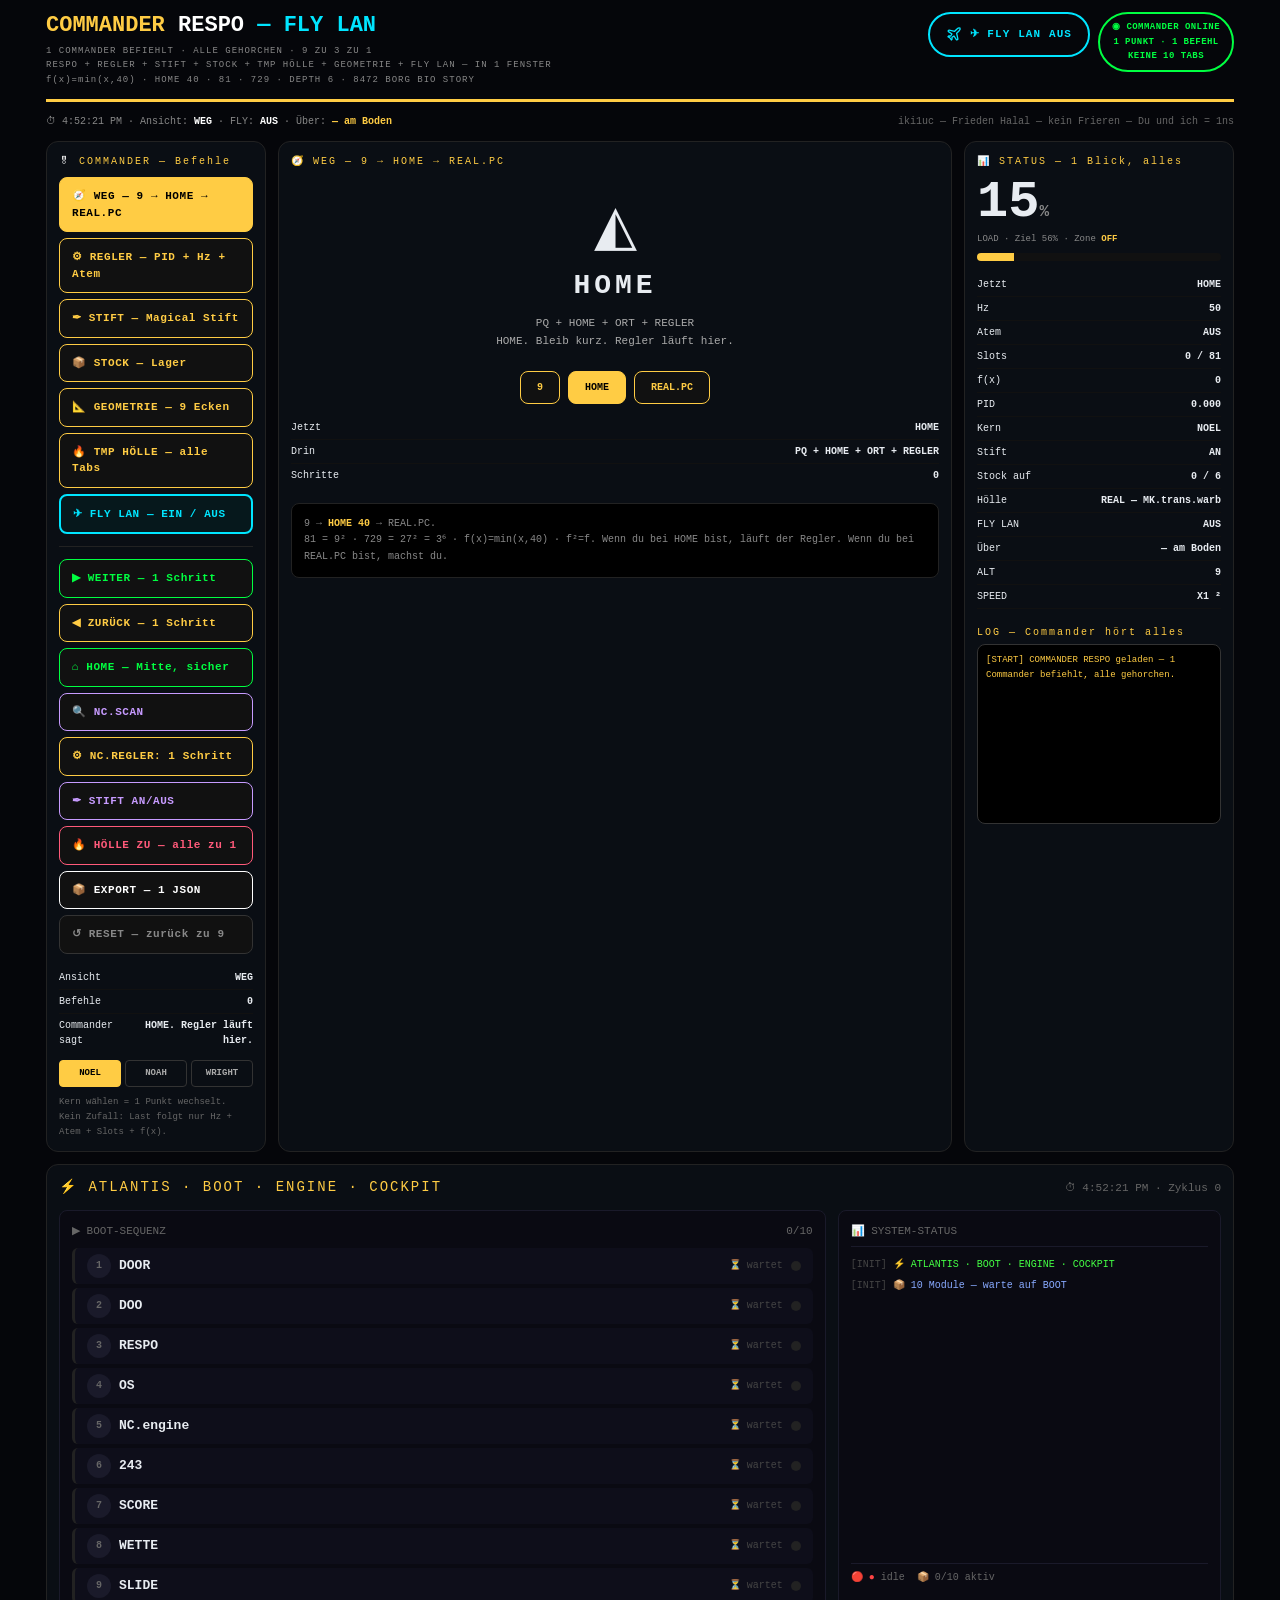
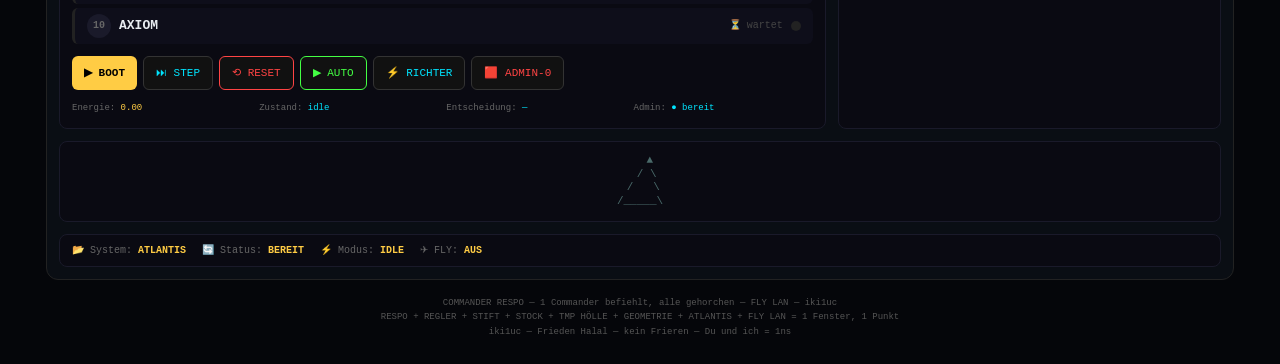
<file: uCOMMAND.index.html>
<!DOCTYPE html>
<html lang="en">
<head>
  <meta charset="UTF-8">
  <meta name="viewport" content="width=device-width, initial-scale=1">
  <title>React Artifact</title>
  <style>*, ::before, ::after {
  --tw-border-spacing-x: 0;
  --tw-border-spacing-y: 0;
  --tw-translate-x: 0;
  --tw-translate-y: 0;
  --tw-rotate: 0;
  --tw-skew-x: 0;
  --tw-skew-y: 0;
  --tw-scale-x: 1;
  --tw-scale-y: 1;
  --tw-pan-x:  ;
  --tw-pan-y:  ;
  --tw-pinch-zoom:  ;
  --tw-scroll-snap-strictness: proximity;
  --tw-gradient-from-position:  ;
  --tw-gradient-via-position:  ;
  --tw-gradient-to-position:  ;
  --tw-ordinal:  ;
  --tw-slashed-zero:  ;
  --tw-numeric-figure:  ;
  --tw-numeric-spacing:  ;
  --tw-numeric-fraction:  ;
  --tw-ring-inset:  ;
  --tw-ring-offset-width: 0px;
  --tw-ring-offset-color: #fff;
  --tw-ring-color: rgb(59 130 246 / 0.5);
  --tw-ring-offset-shadow: 0 0 #0000;
  --tw-ring-shadow: 0 0 #0000;
  --tw-shadow: 0 0 #0000;
  --tw-shadow-colored: 0 0 #0000;
  --tw-blur:  ;
  --tw-brightness:  ;
  --tw-contrast:  ;
  --tw-grayscale:  ;
  --tw-hue-rotate:  ;
  --tw-invert:  ;
  --tw-saturate:  ;
  --tw-sepia:  ;
  --tw-drop-shadow:  ;
  --tw-backdrop-blur:  ;
  --tw-backdrop-brightness:  ;
  --tw-backdrop-contrast:  ;
  --tw-backdrop-grayscale:  ;
  --tw-backdrop-hue-rotate:  ;
  --tw-backdrop-invert:  ;
  --tw-backdrop-opacity:  ;
  --tw-backdrop-saturate:  ;
  --tw-backdrop-sepia:  ;
  --tw-contain-size:  ;
  --tw-contain-layout:  ;
  --tw-contain-paint:  ;
  --tw-contain-style:  ;
}

::backdrop {
  --tw-border-spacing-x: 0;
  --tw-border-spacing-y: 0;
  --tw-translate-x: 0;
  --tw-translate-y: 0;
  --tw-rotate: 0;
  --tw-skew-x: 0;
  --tw-skew-y: 0;
  --tw-scale-x: 1;
  --tw-scale-y: 1;
  --tw-pan-x:  ;
  --tw-pan-y:  ;
  --tw-pinch-zoom:  ;
  --tw-scroll-snap-strictness: proximity;
  --tw-gradient-from-position:  ;
  --tw-gradient-via-position:  ;
  --tw-gradient-to-position:  ;
  --tw-ordinal:  ;
  --tw-slashed-zero:  ;
  --tw-numeric-figure:  ;
  --tw-numeric-spacing:  ;
  --tw-numeric-fraction:  ;
  --tw-ring-inset:  ;
  --tw-ring-offset-width: 0px;
  --tw-ring-offset-color: #fff;
  --tw-ring-color: rgb(59 130 246 / 0.5);
  --tw-ring-offset-shadow: 0 0 #0000;
  --tw-ring-shadow: 0 0 #0000;
  --tw-shadow: 0 0 #0000;
  --tw-shadow-colored: 0 0 #0000;
  --tw-blur:  ;
  --tw-brightness:  ;
  --tw-contrast:  ;
  --tw-grayscale:  ;
  --tw-hue-rotate:  ;
  --tw-invert:  ;
  --tw-saturate:  ;
  --tw-sepia:  ;
  --tw-drop-shadow:  ;
  --tw-backdrop-blur:  ;
  --tw-backdrop-brightness:  ;
  --tw-backdrop-contrast:  ;
  --tw-backdrop-grayscale:  ;
  --tw-backdrop-hue-rotate:  ;
  --tw-backdrop-invert:  ;
  --tw-backdrop-opacity:  ;
  --tw-backdrop-saturate:  ;
  --tw-backdrop-sepia:  ;
  --tw-contain-size:  ;
  --tw-contain-layout:  ;
  --tw-contain-paint:  ;
  --tw-contain-style:  ;
}

/*
! tailwindcss v3.4.18 | MIT License | https://tailwindcss.com
*/

/*
1. Prevent padding and border from affecting element width. (https://github.com/mozdevs/cssremedy/issues/4)
2. Allow adding a border to an element by just adding a border-width. (https://github.com/tailwindcss/tailwindcss/pull/116)
*/

*,
::before,
::after {
  box-sizing: border-box;
  /* 1 */
  border-width: 0;
  /* 2 */
  border-style: solid;
  /* 2 */
  border-color: #e5e7eb;
  /* 2 */
}

::before,
::after {
  --tw-content: '';
}

/*
1. Use a consistent sensible line-height in all browsers.
2. Prevent adjustments of font size after orientation changes in iOS.
3. Use a more readable tab size.
4. Use the user's configured `sans` font-family by default.
5. Use the user's configured `sans` font-feature-settings by default.
6. Use the user's configured `sans` font-variation-settings by default.
7. Disable tap highlights on iOS
*/

html,
:host {
  line-height: 1.5;
  /* 1 */
  -webkit-text-size-adjust: 100%;
  /* 2 */
  -moz-tab-size: 4;
  /* 3 */
  -o-tab-size: 4;
     tab-size: 4;
  /* 3 */
  font-family: ui-sans-serif, system-ui, sans-serif, "Apple Color Emoji", "Segoe UI Emoji", "Segoe UI Symbol", "Noto Color Emoji";
  /* 4 */
  font-feature-settings: normal;
  /* 5 */
  font-variation-settings: normal;
  /* 6 */
  -webkit-tap-highlight-color: transparent;
  /* 7 */
}

/*
1. Remove the margin in all browsers.
2. Inherit line-height from `html` so users can set them as a class directly on the `html` element.
*/

body {
  margin: 0;
  /* 1 */
  line-height: inherit;
  /* 2 */
}

/*
1. Add the correct height in Firefox.
2. Correct the inheritance of border color in Firefox. (https://bugzilla.mozilla.org/show_bug.cgi?id=190655)
3. Ensure horizontal rules are visible by default.
*/

hr {
  height: 0;
  /* 1 */
  color: inherit;
  /* 2 */
  border-top-width: 1px;
  /* 3 */
}

/*
Add the correct text decoration in Chrome, Edge, and Safari.
*/

abbr:where([title]) {
  -webkit-text-decoration: underline dotted;
          text-decoration: underline dotted;
}

/*
Remove the default font size and weight for headings.
*/

h1,
h2,
h3,
h4,
h5,
h6 {
  font-size: inherit;
  font-weight: inherit;
}

/*
Reset links to optimize for opt-in styling instead of opt-out.
*/

a {
  color: inherit;
  text-decoration: inherit;
}

/*
Add the correct font weight in Edge and Safari.
*/

b,
strong {
  font-weight: bolder;
}

/*
1. Use the user's configured `mono` font-family by default.
2. Use the user's configured `mono` font-feature-settings by default.
3. Use the user's configured `mono` font-variation-settings by default.
4. Correct the odd `em` font sizing in all browsers.
*/

code,
kbd,
samp,
pre {
  font-family: ui-monospace, SFMono-Regular, Menlo, Monaco, Consolas, "Liberation Mono", "Courier New", monospace;
  /* 1 */
  font-feature-settings: normal;
  /* 2 */
  font-variation-settings: normal;
  /* 3 */
  font-size: 1em;
  /* 4 */
}

/*
Add the correct font size in all browsers.
*/

small {
  font-size: 80%;
}

/*
Prevent `sub` and `sup` elements from affecting the line height in all browsers.
*/

sub,
sup {
  font-size: 75%;
  line-height: 0;
  position: relative;
  vertical-align: baseline;
}

sub {
  bottom: -0.25em;
}

sup {
  top: -0.5em;
}

/*
1. Remove text indentation from table contents in Chrome and Safari. (https://bugs.chromium.org/p/chromium/issues/detail?id=999088, https://bugs.webkit.org/show_bug.cgi?id=201297)
2. Correct table border color inheritance in all Chrome and Safari. (https://bugs.chromium.org/p/chromium/issues/detail?id=935729, https://bugs.webkit.org/show_bug.cgi?id=195016)
3. Remove gaps between table borders by default.
*/

table {
  text-indent: 0;
  /* 1 */
  border-color: inherit;
  /* 2 */
  border-collapse: collapse;
  /* 3 */
}

/*
1. Change the font styles in all browsers.
2. Remove the margin in Firefox and Safari.
3. Remove default padding in all browsers.
*/

button,
input,
optgroup,
select,
textarea {
  font-family: inherit;
  /* 1 */
  font-feature-settings: inherit;
  /* 1 */
  font-variation-settings: inherit;
  /* 1 */
  font-size: 100%;
  /* 1 */
  font-weight: inherit;
  /* 1 */
  line-height: inherit;
  /* 1 */
  letter-spacing: inherit;
  /* 1 */
  color: inherit;
  /* 1 */
  margin: 0;
  /* 2 */
  padding: 0;
  /* 3 */
}

/*
Remove the inheritance of text transform in Edge and Firefox.
*/

button,
select {
  text-transform: none;
}

/*
1. Correct the inability to style clickable types in iOS and Safari.
2. Remove default button styles.
*/

button,
input:where([type='button']),
input:where([type='reset']),
input:where([type='submit']) {
  -webkit-appearance: button;
  /* 1 */
  background-color: transparent;
  /* 2 */
  background-image: none;
  /* 2 */
}

/*
Use the modern Firefox focus style for all focusable elements.
*/

:-moz-focusring {
  outline: auto;
}

/*
Remove the additional `:invalid` styles in Firefox. (https://github.com/mozilla/gecko-dev/blob/2f9eacd9d3d995c937b4251a5557d95d494c9be1/layout/style/res/forms.css#L728-L737)
*/

:-moz-ui-invalid {
  box-shadow: none;
}

/*
Add the correct vertical alignment in Chrome and Firefox.
*/

progress {
  vertical-align: baseline;
}

/*
Correct the cursor style of increment and decrement buttons in Safari.
*/

::-webkit-inner-spin-button,
::-webkit-outer-spin-button {
  height: auto;
}

/*
1. Correct the odd appearance in Chrome and Safari.
2. Correct the outline style in Safari.
*/

[type='search'] {
  -webkit-appearance: textfield;
  /* 1 */
  outline-offset: -2px;
  /* 2 */
}

/*
Remove the inner padding in Chrome and Safari on macOS.
*/

::-webkit-search-decoration {
  -webkit-appearance: none;
}

/*
1. Correct the inability to style clickable types in iOS and Safari.
2. Change font properties to `inherit` in Safari.
*/

::-webkit-file-upload-button {
  -webkit-appearance: button;
  /* 1 */
  font: inherit;
  /* 2 */
}

/*
Add the correct display in Chrome and Safari.
*/

summary {
  display: list-item;
}

/*
Removes the default spacing and border for appropriate elements.
*/

blockquote,
dl,
dd,
h1,
h2,
h3,
h4,
h5,
h6,
hr,
figure,
p,
pre {
  margin: 0;
}

fieldset {
  margin: 0;
  padding: 0;
}

legend {
  padding: 0;
}

ol,
ul,
menu {
  list-style: none;
  margin: 0;
  padding: 0;
}

/*
Reset default styling for dialogs.
*/

dialog {
  padding: 0;
}

/*
Prevent resizing textareas horizontally by default.
*/

textarea {
  resize: vertical;
}

/*
1. Reset the default placeholder opacity in Firefox. (https://github.com/tailwindlabs/tailwindcss/issues/3300)
2. Set the default placeholder color to the user's configured gray 400 color.
*/

input::-moz-placeholder, textarea::-moz-placeholder {
  opacity: 1;
  /* 1 */
  color: #9ca3af;
  /* 2 */
}

input::placeholder,
textarea::placeholder {
  opacity: 1;
  /* 1 */
  color: #9ca3af;
  /* 2 */
}

/*
Set the default cursor for buttons.
*/

button,
[role="button"] {
  cursor: pointer;
}

/*
Make sure disabled buttons don't get the pointer cursor.
*/

:disabled {
  cursor: default;
}

/*
1. Make replaced elements `display: block` by default. (https://github.com/mozdevs/cssremedy/issues/14)
2. Add `vertical-align: middle` to align replaced elements more sensibly by default. (https://github.com/jensimmons/cssremedy/issues/14#issuecomment-634934210)
   This can trigger a poorly considered lint error in some tools but is included by design.
*/

img,
svg,
video,
canvas,
audio,
iframe,
embed,
object {
  display: block;
  /* 1 */
  vertical-align: middle;
  /* 2 */
}

/*
Constrain images and videos to the parent width and preserve their intrinsic aspect ratio. (https://github.com/mozdevs/cssremedy/issues/14)
*/

img,
video {
  max-width: 100%;
  height: auto;
}

/* Make elements with the HTML hidden attribute stay hidden by default */

[hidden]:where(:not([hidden="until-found"])) {
  display: none;
}

.m-0 {
  margin: 0px;
}

.mx-auto {
  margin-left: auto;
  margin-right: auto;
}

.my-3 {
  margin-top: 0.75rem;
  margin-bottom: 0.75rem;
}

.mb-1 {
  margin-bottom: 0.25rem;
}

.mb-2 {
  margin-bottom: 0.5rem;
}

.mb-3 {
  margin-bottom: 0.75rem;
}

.mt-1 {
  margin-top: 0.25rem;
}

.mt-1\.5 {
  margin-top: 0.375rem;
}

.mt-2 {
  margin-top: 0.5rem;
}

.mt-3 {
  margin-top: 0.75rem;
}

.mt-4 {
  margin-top: 1rem;
}

.block {
  display: block;
}

.flex {
  display: flex;
}

.grid {
  display: grid;
}

.h-2 {
  height: 0.5rem;
}

.h-2\.5 {
  height: 0.625rem;
}

.h-6 {
  height: 1.5rem;
}

.h-\[180px\] {
  height: 180px;
}

.h-auto {
  height: auto;
}

.h-full {
  height: 100%;
}

.max-h-\[300px\] {
  max-height: 300px;
}

.min-h-\[150px\] {
  min-height: 150px;
}

.min-h-\[80px\] {
  min-height: 80px;
}

.min-h-screen {
  min-height: 100vh;
}

.w-2\.5 {
  width: 0.625rem;
}

.w-6 {
  width: 1.5rem;
}

.w-full {
  width: 100%;
}

.min-w-0 {
  min-width: 0px;
}

.min-w-\[130px\] {
  min-width: 130px;
}

.max-w-\[1220px\] {
  max-width: 1220px;
}

.flex-1 {
  flex: 1 1 0%;
}

.shrink-0 {
  flex-shrink: 0;
}

.transform {
  transform: translate(var(--tw-translate-x), var(--tw-translate-y)) rotate(var(--tw-rotate)) skewX(var(--tw-skew-x)) skewY(var(--tw-skew-y)) scaleX(var(--tw-scale-x)) scaleY(var(--tw-scale-y));
}

.cursor-crosshair {
  cursor: crosshair;
}

.touch-none {
  touch-action: none;
}

.select-none {
  -webkit-user-select: none;
     -moz-user-select: none;
          user-select: none;
}

.grid-cols-2 {
  grid-template-columns: repeat(2, minmax(0, 1fr));
}

.grid-cols-3 {
  grid-template-columns: repeat(3, minmax(0, 1fr));
}

.flex-col {
  flex-direction: column;
}

.flex-wrap {
  flex-wrap: wrap;
}

.items-start {
  align-items: flex-start;
}

.items-center {
  align-items: center;
}

.justify-center {
  justify-content: center;
}

.justify-between {
  justify-content: space-between;
}

.gap-1 {
  gap: 0.25rem;
}

.gap-1\.5 {
  gap: 0.375rem;
}

.gap-2 {
  gap: 0.5rem;
}

.gap-3 {
  gap: 0.75rem;
}

.gap-x-4 {
  -moz-column-gap: 1rem;
       column-gap: 1rem;
}

.gap-y-1 {
  row-gap: 0.25rem;
}

.overflow-auto {
  overflow: auto;
}

.overflow-hidden {
  overflow: hidden;
}

.break-words {
  overflow-wrap: break-word;
}

.rounded {
  border-radius: 0.25rem;
}

.rounded-full {
  border-radius: 9999px;
}

.rounded-lg {
  border-radius: 0.5rem;
}

.rounded-md {
  border-radius: 0.375rem;
}

.rounded-xl {
  border-radius: 0.75rem;
}

.border {
  border-width: 1px;
}

.border-2 {
  border-width: 2px;
}

.border-b {
  border-bottom-width: 1px;
}

.border-b-\[3px\] {
  border-bottom-width: 3px;
}

.border-l-\[3px\] {
  border-left-width: 3px;
}

.border-t {
  border-top-width: 1px;
}

.border-\[\#0a0a12\] {
  --tw-border-opacity: 1;
  border-color: rgb(10 10 18 / var(--tw-border-opacity, 1));
}

.border-\[\#111\] {
  --tw-border-opacity: 1;
  border-color: rgb(17 17 17 / var(--tw-border-opacity, 1));
}

.border-\[\#1a1a2a\] {
  --tw-border-opacity: 1;
  border-color: rgb(26 26 42 / var(--tw-border-opacity, 1));
}

.border-\[\#222\] {
  --tw-border-opacity: 1;
  border-color: rgb(34 34 34 / var(--tw-border-opacity, 1));
}

.border-\[\#333\] {
  --tw-border-opacity: 1;
  border-color: rgb(51 51 51 / var(--tw-border-opacity, 1));
}

.border-\[\#4f4\] {
  --tw-border-opacity: 1;
  border-color: rgb(68 255 68 / var(--tw-border-opacity, 1));
}

.border-\[\#f44\] {
  --tw-border-opacity: 1;
  border-color: rgb(255 68 68 / var(--tw-border-opacity, 1));
}

.border-\[\#ff5a7a\] {
  --tw-border-opacity: 1;
  border-color: rgb(255 90 122 / var(--tw-border-opacity, 1));
}

.border-\[var\(--cyan\)\] {
  border-color: var(--cyan);
}

.border-\[var\(--gold\)\] {
  border-color: var(--gold);
}

.border-\[var\(--green\)\] {
  border-color: var(--green);
}

.border-\[var\(--purple\)\] {
  border-color: var(--purple);
}

.border-\[var\(--red\)\] {
  border-color: var(--red);
}

.border-white {
  --tw-border-opacity: 1;
  border-color: rgb(255 255 255 / var(--tw-border-opacity, 1));
}

.bg-\[\#06181c\] {
  --tw-bg-opacity: 1;
  background-color: rgb(6 24 28 / var(--tw-bg-opacity, 1));
}

.bg-\[\#0a0a12\] {
  --tw-bg-opacity: 1;
  background-color: rgb(10 10 18 / var(--tw-bg-opacity, 1));
}

.bg-\[\#0a0e14\] {
  --tw-bg-opacity: 1;
  background-color: rgb(10 14 20 / var(--tw-bg-opacity, 1));
}

.bg-\[\#0e0e1a\] {
  --tw-bg-opacity: 1;
  background-color: rgb(14 14 26 / var(--tw-bg-opacity, 1));
}

.bg-\[\#0e1a0e\] {
  --tw-bg-opacity: 1;
  background-color: rgb(14 26 14 / var(--tw-bg-opacity, 1));
}

.bg-\[\#0f1a0f\] {
  --tw-bg-opacity: 1;
  background-color: rgb(15 26 15 / var(--tw-bg-opacity, 1));
}

.bg-\[\#0f1a1a\] {
  --tw-bg-opacity: 1;
  background-color: rgb(15 26 26 / var(--tw-bg-opacity, 1));
}

.bg-\[\#111\] {
  --tw-bg-opacity: 1;
  background-color: rgb(17 17 17 / var(--tw-bg-opacity, 1));
}

.bg-\[\#14101f\] {
  --tw-bg-opacity: 1;
  background-color: rgb(20 16 31 / var(--tw-bg-opacity, 1));
}

.bg-\[\#1a1a2a\] {
  --tw-bg-opacity: 1;
  background-color: rgb(26 26 42 / var(--tw-bg-opacity, 1));
}

.bg-\[\#2a0a12\] {
  --tw-bg-opacity: 1;
  background-color: rgb(42 10 18 / var(--tw-bg-opacity, 1));
}

.bg-\[\#4f4\] {
  --tw-bg-opacity: 1;
  background-color: rgb(68 255 68 / var(--tw-bg-opacity, 1));
}

.bg-\[var\(--cyan\)\] {
  background-color: var(--cyan);
}

.bg-\[var\(--gold\)\] {
  background-color: var(--gold);
}

.bg-black {
  --tw-bg-opacity: 1;
  background-color: rgb(0 0 0 / var(--tw-bg-opacity, 1));
}

.bg-transparent {
  background-color: transparent;
}

.bg-white {
  --tw-bg-opacity: 1;
  background-color: rgb(255 255 255 / var(--tw-bg-opacity, 1));
}

.p-2 {
  padding: 0.5rem;
}

.p-3 {
  padding: 0.75rem;
}

.px-2 {
  padding-left: 0.5rem;
  padding-right: 0.5rem;
}

.px-3 {
  padding-left: 0.75rem;
  padding-right: 0.75rem;
}

.px-4 {
  padding-left: 1rem;
  padding-right: 1rem;
}

.py-0\.5 {
  padding-top: 0.125rem;
  padding-bottom: 0.125rem;
}

.py-1 {
  padding-top: 0.25rem;
  padding-bottom: 0.25rem;
}

.py-1\.5 {
  padding-top: 0.375rem;
  padding-bottom: 0.375rem;
}

.py-2 {
  padding-top: 0.5rem;
  padding-bottom: 0.5rem;
}

.py-2\.5 {
  padding-top: 0.625rem;
  padding-bottom: 0.625rem;
}

.py-3 {
  padding-top: 0.75rem;
  padding-bottom: 0.75rem;
}

.py-5 {
  padding-top: 1.25rem;
  padding-bottom: 1.25rem;
}

.pb-1\.5 {
  padding-bottom: 0.375rem;
}

.pb-3 {
  padding-bottom: 0.75rem;
}

.pb-6 {
  padding-bottom: 1.5rem;
}

.pt-1\.5 {
  padding-top: 0.375rem;
}

.pt-3 {
  padding-top: 0.75rem;
}

.text-left {
  text-align: left;
}

.text-center {
  text-align: center;
}

.text-right {
  text-align: right;
}

.text-\[10px\] {
  font-size: 10px;
}

.text-\[11px\] {
  font-size: 11px;
}

.text-\[13px\] {
  font-size: 13px;
}

.text-\[14px\] {
  font-size: 14px;
}

.text-\[16px\] {
  font-size: 16px;
}

.text-\[22px\] {
  font-size: 22px;
}

.text-\[28px\] {
  font-size: 28px;
}

.text-\[52px\] {
  font-size: 52px;
}

.text-\[56px\] {
  font-size: 56px;
}

.text-\[8px\] {
  font-size: 8px;
}

.text-\[9px\] {
  font-size: 9px;
}

.font-black {
  font-weight: 900;
}

.font-bold {
  font-weight: 700;
}

.leading-none {
  line-height: 1;
}

.leading-relaxed {
  line-height: 1.625;
}

.leading-tight {
  line-height: 1.25;
}

.tracking-\[1px\] {
  letter-spacing: 1px;
}

.tracking-\[2px\] {
  letter-spacing: 2px;
}

.tracking-\[4px\] {
  letter-spacing: 4px;
}

.tracking-wider {
  letter-spacing: 0.05em;
}

.tracking-widest {
  letter-spacing: 0.1em;
}

.text-\[\#0ff\] {
  --tw-text-opacity: 1;
  color: rgb(0 255 255 / var(--tw-text-opacity, 1));
}

.text-\[\#444\] {
  --tw-text-opacity: 1;
  color: rgb(68 68 68 / var(--tw-text-opacity, 1));
}

.text-\[\#4a6a6a\] {
  --tw-text-opacity: 1;
  color: rgb(74 106 106 / var(--tw-text-opacity, 1));
}

.text-\[\#4f4\] {
  --tw-text-opacity: 1;
  color: rgb(68 255 68 / var(--tw-text-opacity, 1));
}

.text-\[\#555\] {
  --tw-text-opacity: 1;
  color: rgb(85 85 85 / var(--tw-text-opacity, 1));
}

.text-\[\#666\] {
  --tw-text-opacity: 1;
  color: rgb(102 102 102 / var(--tw-text-opacity, 1));
}

.text-\[\#6a6a8a\] {
  --tw-text-opacity: 1;
  color: rgb(106 106 138 / var(--tw-text-opacity, 1));
}

.text-\[\#888\] {
  --tw-text-opacity: 1;
  color: rgb(136 136 136 / var(--tw-text-opacity, 1));
}

.text-\[\#8af\] {
  --tw-text-opacity: 1;
  color: rgb(136 170 255 / var(--tw-text-opacity, 1));
}

.text-\[\#aaa\] {
  --tw-text-opacity: 1;
  color: rgb(170 170 170 / var(--tw-text-opacity, 1));
}

.text-\[\#f44\] {
  --tw-text-opacity: 1;
  color: rgb(255 68 68 / var(--tw-text-opacity, 1));
}

.text-\[\#ff5a7a\] {
  --tw-text-opacity: 1;
  color: rgb(255 90 122 / var(--tw-text-opacity, 1));
}

.text-\[var\(--cyan\)\] {
  color: var(--cyan);
}

.text-\[var\(--gold\)\] {
  color: var(--gold);
}

.text-\[var\(--green\)\] {
  color: var(--green);
}

.text-\[var\(--purple\)\] {
  color: var(--purple);
}

.text-\[var\(--red\)\] {
  color: var(--red);
}

.text-black {
  --tw-text-opacity: 1;
  color: rgb(0 0 0 / var(--tw-text-opacity, 1));
}

.text-white {
  --tw-text-opacity: 1;
  color: rgb(255 255 255 / var(--tw-text-opacity, 1));
}

.accent-\[\#00e5ff\] {
  accent-color: #00e5ff;
}

.accent-\[\#ffcc44\] {
  accent-color: #ffcc44;
}

.opacity-80 {
  opacity: 0.8;
}

.shadow-\[0_0_22px_rgba\(0\2c 229\2c 255\2c \.5\)\] {
  --tw-shadow: 0 0 22px rgba(0,229,255,.5);
  --tw-shadow-colored: 0 0 22px var(--tw-shadow-color);
  box-shadow: var(--tw-ring-offset-shadow, 0 0 #0000), var(--tw-ring-shadow, 0 0 #0000), var(--tw-shadow);
}

.blur-\[5px\] {
  --tw-blur: blur(5px);
  filter: var(--tw-blur) var(--tw-brightness) var(--tw-contrast) var(--tw-grayscale) var(--tw-hue-rotate) var(--tw-invert) var(--tw-saturate) var(--tw-sepia) var(--tw-drop-shadow);
}

.filter {
  filter: var(--tw-blur) var(--tw-brightness) var(--tw-contrast) var(--tw-grayscale) var(--tw-hue-rotate) var(--tw-invert) var(--tw-saturate) var(--tw-sepia) var(--tw-drop-shadow);
}

.transition {
  transition-property: color, background-color, border-color, text-decoration-color, fill, stroke, opacity, box-shadow, transform, filter, backdrop-filter;
  transition-timing-function: cubic-bezier(0.4, 0, 0.2, 1);
  transition-duration: 150ms;
}

.transition-all {
  transition-property: all;
  transition-timing-function: cubic-bezier(0.4, 0, 0.2, 1);
  transition-duration: 150ms;
}

:root{
  --bg:#05060a;
  --surface:#0a0e14;
  --surface2:#000000;
  --gold:#ffcc44;
  --cyan:#00e5ff;
  --green:#00ff41;
  --purple:#c79bff;
  --red:#ff5a7a;
  --text:#e8ecf1;
  --muted:#8a93a3;
  --line:#222833;
}

@media (prefers-color-scheme: dark){
  :root{
    --bg:#05060a;
    --surface:#0a0e14;
    --text:#e8ecf1;
  }
}

*{
  box-sizing:border-box
}

html,body{
  margin:0;
  background:var(--bg);
  color:var(--text);
  font-family:"Courier New",Courier,monospace
}

button{
  font-family:inherit
}

::-webkit-scrollbar{
  width:8px;
  height:8px
}

::-webkit-scrollbar-thumb{
  background:#222;
  border-radius:99px
}

.hover\:bg-\[\#333\]:hover {
  --tw-bg-opacity: 1;
  background-color: rgb(51 51 51 / var(--tw-bg-opacity, 1));
}

.hover\:bg-\[var\(--cyan\)\]:hover {
  background-color: var(--cyan);
}

.hover\:bg-\[var\(--gold\)\]:hover {
  background-color: var(--gold);
}

.hover\:bg-\[var\(--green\)\]:hover {
  background-color: var(--green);
}

.hover\:bg-\[var\(--purple\)\]:hover {
  background-color: var(--purple);
}

.hover\:bg-\[var\(--red\)\]:hover {
  background-color: var(--red);
}

.hover\:bg-white:hover {
  --tw-bg-opacity: 1;
  background-color: rgb(255 255 255 / var(--tw-bg-opacity, 1));
}

.hover\:text-black:hover {
  --tw-text-opacity: 1;
  color: rgb(0 0 0 / var(--tw-text-opacity, 1));
}

.hover\:text-white:hover {
  --tw-text-opacity: 1;
  color: rgb(255 255 255 / var(--tw-text-opacity, 1));
}

@media (min-width: 640px) {
  .sm\:grid-cols-2 {
    grid-template-columns: repeat(2, minmax(0, 1fr));
  }

  .sm\:grid-cols-4 {
    grid-template-columns: repeat(4, minmax(0, 1fr));
  }

  .sm\:px-4 {
    padding-left: 1rem;
    padding-right: 1rem;
  }
}

@media (min-width: 1024px) {
  .lg\:grid-cols-\[220px_1fr_270px\] {
    grid-template-columns: 220px 1fr 270px;
  }

  .lg\:grid-cols-\[2fr_1fr\] {
    grid-template-columns: 2fr 1fr;
  }
}

@tailwind base;@tailwind components;@tailwind utilities;:root{--bg:#05060a;--surface:#0a0e14;--surface2:#000;--gold:#fc4;--cyan:#00e5ff;--green:#00ff41;--purple:#c79bff;--red:#ff5a7a;--text:#e8ecf1;--muted:#8a93a3;--line:#222833}@media (prefers-color-scheme:dark){:root{--bg:#05060a;--surface:#0a0e14;--text:#e8ecf1}}*{box-sizing:border-box}html,body{background:var(--bg);color:var(--text);margin:0;font-family:Courier New,Courier,monospace}button{font-family:inherit}::-webkit-scrollbar{width:8px;height:8px}::-webkit-scrollbar-thumb{background:#222;border-radius:99px}
</style>
</head>
<body>
  <div id="root"></div>
  
  <script type="module">var Md=Object.create;var{getPrototypeOf:Od,defineProperty:Mo,getOwnPropertyNames:_d}=Object;var Ad=Object.prototype.hasOwnProperty;var ot=(e,t,n)=>{n=e!=null?Md(Od(e)):{};let r=t||!e||!e.__esModule?Mo(n,"default",{value:e,enumerable:!0}):n;for(let l of _d(e))if(!Ad.call(r,l))Mo(r,l,{get:()=>e[l],enumerable:!0});return r};var Jr=(e,t)=>()=>(t||e((t={exports:{}}).exports,t),t.exports);var zd=(e,t)=>{for(var n in t)Mo(e,n,{get:t[n],enumerable:!0,configurable:!0,set:(r)=>t[n]=()=>r})};var Id=(e,t)=>()=>(e&&(t=e(e=0)),t);var $t=Jr((qd)=>{var Qn=Symbol.for("react.element"),Fd=Symbol.for("react.portal"),Dd=Symbol.for("react.fragment"),Ud=Symbol.for("react.strict_mode"),Hd=Symbol.for("react.profiler"),$d=Symbol.for("react.provider"),Bd=Symbol.for("react.context"),Vd=Symbol.for("react.forward_ref"),Wd=Symbol.for("react.suspense"),Kd=Symbol.for("react.memo"),Qd=Symbol.for("react.lazy"),ha=Symbol.iterator;function Gd(e){if(e===null||typeof e!=="object")return null;return e=ha&&e[ha]||e["@@iterator"],typeof e==="function"?e:null}var Ea={isMounted:function(){return!1},enqueueForceUpdate:function(){},enqueueReplaceState:function(){},enqueueSetState:function(){}},Sa=Object.assign,ka={};function sn(e,t,n){this.props=e,this.context=t,this.refs=ka,this.updater=n||Ea}sn.prototype.isReactComponent={};sn.prototype.setState=function(e,t){if(typeof e!=="object"&&typeof e!=="function"&&e!=null)throw Error("setState(...): takes an object of state variables to update or a function which returns an object of state variables.");this.updater.enqueueSetState(this,e,t,"setState")};sn.prototype.forceUpdate=function(e){this.updater.enqueueForceUpdate(this,e,"forceUpdate")};function xa(){}xa.prototype=sn.prototype;function _o(e,t,n){this.props=e,this.context=t,this.refs=ka,this.updater=n||Ea}var Ao=_o.prototype=new xa;Ao.constructor=_o;Sa(Ao,sn.prototype);Ao.isPureReactComponent=!0;var ga=Array.isArray,wa=Object.prototype.hasOwnProperty,zo={current:null},Na={key:!0,ref:!0,__self:!0,__source:!0};function Ca(e,t,n){var r,l={},o=null,i=null;if(t!=null)for(r in t.ref!==void 0&&(i=t.ref),t.key!==void 0&&(o=""+t.key),t)wa.call(t,r)&&!Na.hasOwnProperty(r)&&(l[r]=t[r]);var u=arguments.length-2;if(u===1)l.children=n;else if(1<u){for(var a=Array(u),c=0;c<u;c++)a[c]=arguments[c+2];l.children=a}if(e&&e.defaultProps)for(r in u=e.defaultProps,u)l[r]===void 0&&(l[r]=u[r]);return{$$typeof:Qn,type:e,key:o,ref:i,props:l,_owner:zo.current}}function Yd(e,t){return{$$typeof:Qn,type:e.type,key:t,ref:e.ref,props:e.props,_owner:e._owner}}function Io(e){return typeof e==="object"&&e!==null&&e.$$typeof===Qn}function Xd(e){var t={"=":"=0",":":"=2"};return"$"+e.replace(/[=:]/g,function(n){return t[n]})}var ya=/\/+/g;function Oo(e,t){return typeof e==="object"&&e!==null&&e.key!=null?Xd(""+e.key):t.toString(36)}function br(e,t,n,r,l){var o=typeof e;if(o==="undefined"||o==="boolean")e=null;var i=!1;if(e===null)i=!0;else switch(o){case"string":case"number":i=!0;break;case"object":switch(e.$$typeof){case Qn:case Fd:i=!0}}if(i)return i=e,l=l(i),e=r===""?"."+Oo(i,0):r,ga(l)?(n="",e!=null&&(n=e.replace(ya,"$&/")+"/"),br(l,t,n,"",function(c){return c})):l!=null&&(Io(l)&&(l=Yd(l,n+(!l.key||i&&i.key===l.key?"":(""+l.key).replace(ya,"$&/")+"/")+e)),t.push(l)),1;if(i=0,r=r===""?".":r+":",ga(e))for(var u=0;u<e.length;u++){o=e[u];var a=r+Oo(o,u);i+=br(o,t,n,a,l)}else if(a=Gd(e),typeof a==="function")for(e=a.call(e),u=0;!(o=e.next()).done;)o=o.value,a=r+Oo(o,u++),i+=br(o,t,n,a,l);else if(o==="object")throw t=String(e),Error("Objects are not valid as a React child (found: "+(t==="[object Object]"?"object with keys {"+Object.keys(e).join(", ")+"}":t)+"). If you meant to render a collection of children, use an array instead.");return i}function qr(e,t,n){if(e==null)return e;var r=[],l=0;return br(e,r,"","",function(o){return t.call(n,o,l++)}),r}function Zd(e){if(e._status===-1){var t=e._result;t=t(),t.then(function(n){if(e._status===0||e._status===-1)e._status=1,e._result=n},function(n){if(e._status===0||e._status===-1)e._status=2,e._result=n}),e._status===-1&&(e._status=0,e._result=t)}if(e._status===1)return e._result.default;throw e._result}var me={current:null},jr={transition:null},Jd={ReactCurrentDispatcher:me,ReactCurrentBatchConfig:jr,ReactCurrentOwner:zo};function Ta(){throw Error("act(...) is not supported in production builds of React.")}qd.Children={map:qr,forEach:function(e,t,n){qr(e,function(){t.apply(this,arguments)},n)},count:function(e){var t=0;return qr(e,function(){t++}),t},toArray:function(e){return qr(e,function(t){return t})||[]},only:function(e){if(!Io(e))throw Error("React.Children.only expected to receive a single React element child.");return e}};qd.Component=sn;qd.Fragment=Dd;qd.Profiler=Hd;qd.PureComponent=_o;qd.StrictMode=Ud;qd.Suspense=Wd;qd.__SECRET_INTERNALS_DO_NOT_USE_OR_YOU_WILL_BE_FIRED=Jd;qd.act=Ta;qd.cloneElement=function(e,t,n){if(e===null||e===void 0)throw Error("React.cloneElement(...): The argument must be a React element, but you passed "+e+".");var r=Sa({},e.props),l=e.key,o=e.ref,i=e._owner;if(t!=null){if(t.ref!==void 0&&(o=t.ref,i=zo.current),t.key!==void 0&&(l=""+t.key),e.type&&e.type.defaultProps)var u=e.type.defaultProps;for(a in t)wa.call(t,a)&&!Na.hasOwnProperty(a)&&(r[a]=t[a]===void 0&&u!==void 0?u[a]:t[a])}var a=arguments.length-2;if(a===1)r.children=n;else if(1<a){u=Array(a);for(var c=0;c<a;c++)u[c]=arguments[c+2];r.children=u}return{$$typeof:Qn,type:e.type,key:l,ref:o,props:r,_owner:i}};qd.createContext=function(e){return e={$$typeof:Bd,_currentValue:e,_currentValue2:e,_threadCount:0,Provider:null,Consumer:null,_defaultValue:null,_globalName:null},e.Provider={$$typeof:$d,_context:e},e.Consumer=e};qd.createElement=Ca;qd.createFactory=function(e){var t=Ca.bind(null,e);return t.type=e,t};qd.createRef=function(){return{current:null}};qd.forwardRef=function(e){return{$$typeof:Vd,render:e}};qd.isValidElement=Io;qd.lazy=function(e){return{$$typeof:Qd,_payload:{_status:-1,_result:e},_init:Zd}};qd.memo=function(e,t){return{$$typeof:Kd,type:e,compare:t===void 0?null:t}};qd.startTransition=function(e){var t=jr.transition;jr.transition={};try{e()}finally{jr.transition=t}};qd.unstable_act=Ta;qd.useCallback=function(e,t){return me.current.useCallback(e,t)};qd.useContext=function(e){return me.current.useContext(e)};qd.useDebugValue=function(){};qd.useDeferredValue=function(e){return me.current.useDeferredValue(e)};qd.useEffect=function(e,t){return me.current.useEffect(e,t)};qd.useId=function(){return me.current.useId()};qd.useImperativeHandle=function(e,t,n){return me.current.useImperativeHandle(e,t,n)};qd.useInsertionEffect=function(e,t){return me.current.useInsertionEffect(e,t)};qd.useLayoutEffect=function(e,t){return me.current.useLayoutEffect(e,t)};qd.useMemo=function(e,t){return me.current.useMemo(e,t)};qd.useReducer=function(e,t,n){return me.current.useReducer(e,t,n)};qd.useRef=function(e){return me.current.useRef(e)};qd.useState=function(e){return me.current.useState(e)};qd.useSyncExternalStore=function(e,t,n){return me.current.useSyncExternalStore(e,t,n)};qd.useTransition=function(){return me.current.useTransition()};qd.version="18.3.1"});var Aa=Jr((Ip)=>{function Do(e,t){var n=e.length;e.push(t);e:for(;0<n;){var r=n-1>>>1,l=e[r];if(0<el(l,t))e[r]=t,e[n]=l,n=r;else break e}}function Ve(e){return e.length===0?null:e[0]}function ll(e){if(e.length===0)return null;var t=e[0],n=e.pop();if(n!==t){e[0]=n;e:for(var r=0,l=e.length,o=l>>>1;r<o;){var i=2*(r+1)-1,u=e[i],a=i+1,c=e[a];if(0>el(u,n))a<l&&0>el(c,u)?(e[r]=c,e[a]=n,r=a):(e[r]=u,e[i]=n,r=i);else if(a<l&&0>el(c,n))e[r]=c,e[a]=n,r=a;else break e}}return t}function el(e,t){var n=e.sortIndex-t.sortIndex;return n!==0?n:e.id-t.id}if(typeof performance==="object"&&typeof performance.now==="function")Uo=performance,Ip.unstable_now=function(){return Uo.now()};else tl=Date,Ho=tl.now(),Ip.unstable_now=function(){return tl.now()-Ho};var Uo,tl,Ho,be=[],gt=[],zp=1,Ae=null,se=3,ol=!1,Bt=!1,Yn=!1,Ra=typeof setTimeout==="function"?setTimeout:null,Pa=typeof clearTimeout==="function"?clearTimeout:null,La=typeof setImmediate<"u"?setImmediate:null;typeof navigator<"u"&&navigator.scheduling!==void 0&&navigator.scheduling.isInputPending!==void 0&&navigator.scheduling.isInputPending.bind(navigator.scheduling);function $o(e){for(var t=Ve(gt);t!==null;){if(t.callback===null)ll(gt);else if(t.startTime<=e)ll(gt),t.sortIndex=t.expirationTime,Do(be,t);else break;t=Ve(gt)}}function Vo(e){if(Yn=!1,$o(e),!Bt)if(Ve(be)!==null)Bt=!0,Ko(Wo);else{var t=Ve(gt);t!==null&&Qo(Vo,t.startTime-e)}}function Wo(e,t){Bt=!1,Yn&&(Yn=!1,Pa(Xn),Xn=-1),ol=!0;var n=se;try{$o(t);for(Ae=Ve(be);Ae!==null&&(!(Ae.expirationTime>t)||e&&!_a());){var r=Ae.callback;if(typeof r==="function"){Ae.callback=null,se=Ae.priorityLevel;var l=r(Ae.expirationTime<=t);t=Ip.unstable_now(),typeof l==="function"?Ae.callback=l:Ae===Ve(be)&&ll(be),$o(t)}else ll(be);Ae=Ve(be)}if(Ae!==null)var o=!0;else{var i=Ve(gt);i!==null&&Qo(Vo,i.startTime-t),o=!1}return o}finally{Ae=null,se=n,ol=!1}}var il=!1,nl=null,Xn=-1,Ma=5,Oa=-1;function _a(){return Ip.unstable_now()-Oa<Ma?!1:!0}function Fo(){if(nl!==null){var e=Ip.unstable_now();Oa=e;var t=!0;try{t=nl(!0,e)}finally{t?Gn():(il=!1,nl=null)}}else il=!1}var Gn;if(typeof La==="function")Gn=function(){La(Fo)};else if(typeof MessageChannel<"u")rl=new MessageChannel,Bo=rl.port2,rl.port1.onmessage=Fo,Gn=function(){Bo.postMessage(null)};else Gn=function(){Ra(Fo,0)};var rl,Bo;function Ko(e){nl=e,il||(il=!0,Gn())}function Qo(e,t){Xn=Ra(function(){e(Ip.unstable_now())},t)}Ip.unstable_IdlePriority=5;Ip.unstable_ImmediatePriority=1;Ip.unstable_LowPriority=4;Ip.unstable_NormalPriority=3;Ip.unstable_Profiling=null;Ip.unstable_UserBlockingPriority=2;Ip.unstable_cancelCallback=function(e){e.callback=null};Ip.unstable_continueExecution=function(){Bt||ol||(Bt=!0,Ko(Wo))};Ip.unstable_forceFrameRate=function(e){0>e||125<e?console.error("forceFrameRate takes a positive int between 0 and 125, forcing frame rates higher than 125 fps is not supported"):Ma=0<e?Math.floor(1000/e):5};Ip.unstable_getCurrentPriorityLevel=function(){return se};Ip.unstable_getFirstCallbackNode=function(){return Ve(be)};Ip.unstable_next=function(e){switch(se){case 1:case 2:case 3:var t=3;break;default:t=se}var n=se;se=t;try{return e()}finally{se=n}};Ip.unstable_pauseExecution=function(){};Ip.unstable_requestPaint=function(){};Ip.unstable_runWithPriority=function(e,t){switch(e){case 1:case 2:case 3:case 4:case 5:break;default:e=3}var n=se;se=e;try{return t()}finally{se=n}};Ip.unstable_scheduleCallback=function(e,t,n){var r=Ip.unstable_now();switch(typeof n==="object"&&n!==null?(n=n.delay,n=typeof n==="number"&&0<n?r+n:r):n=r,e){case 1:var l=-1;break;case 2:l=250;break;case 5:l=1073741823;break;case 4:l=1e4;break;default:l=5000}return l=n+l,e={id:zp++,callback:t,priorityLevel:e,startTime:n,expirationTime:l,sortIndex:-1},n>r?(e.sortIndex=n,Do(gt,e),Ve(be)===null&&e===Ve(gt)&&(Yn?(Pa(Xn),Xn=-1):Yn=!0,Qo(Vo,n-r))):(e.sortIndex=l,Do(be,e),Bt||ol||(Bt=!0,Ko(Wo))),e};Ip.unstable_shouldYield=_a;Ip.unstable_wrapCallback=function(e){var t=se;return function(){var n=se;se=t;try{return e.apply(this,arguments)}finally{se=n}}}});var qu={};zd(qu,{version:()=>Xf,unstable_renderSubtreeIntoContainer:()=>Yf,unstable_batchedUpdates:()=>Gf,unmountComponentAtNode:()=>Qf,render:()=>Kf,hydrateRoot:()=>Wf,hydrate:()=>Vf,flushSync:()=>Bf,findDOMNode:()=>$f,createRoot:()=>Hf,createPortal:()=>Uf,__SECRET_INTERNALS_DO_NOT_USE_OR_YOU_WILL_BE_FIRED:()=>Df});function k(e){for(var t="https://reactjs.org/docs/error-decoder.html?invariant="+e,n=1;n<arguments.length;n++)t+="&args[]="+encodeURIComponent(arguments[n]);return"Minified React error #"+e+"; visit "+t+" for the full message or use the non-minified dev environment for full errors and additional helpful warnings."}function tn(e,t){On(e,t),On(e+"Capture",t)}function On(e,t){Er[e]=t;for(e=0;e<t.length;e++)Hs.add(t[e])}function t0(e){if(pi.call(Ia,e))return!0;if(pi.call(za,e))return!1;if(e0.test(e))return Ia[e]=!0;return za[e]=!0,!1}function n0(e,t,n,r){if(n!==null&&n.type===0)return!1;switch(typeof t){case"function":case"symbol":return!0;case"boolean":if(r)return!1;if(n!==null)return!n.acceptsBooleans;return e=e.toLowerCase().slice(0,5),e!=="data-"&&e!=="aria-";default:return!1}}function r0(e,t,n,r){if(t===null||typeof t>"u"||n0(e,t,n,r))return!0;if(r)return!1;if(n!==null)switch(n.type){case 3:return!t;case 4:return t===!1;case 5:return isNaN(t);case 6:return isNaN(t)||1>t}return!1}function ge(e,t,n,r,l,o,i){this.acceptsBooleans=t===2||t===3||t===4,this.attributeName=r,this.attributeNamespace=l,this.mustUseProperty=n,this.propertyName=e,this.type=t,this.sanitizeURL=o,this.removeEmptyString=i}function au(e){return e[1].toUpperCase()}function su(e,t,n,r){var l=ie.hasOwnProperty(t)?ie[t]:null;if(l!==null?l.type!==0:r||!(2<t.length)||t[0]!=="o"&&t[0]!=="O"||t[1]!=="n"&&t[1]!=="N")r0(t,n,l,r)&&(n=null),r||l===null?t0(t)&&(n===null?e.removeAttribute(t):e.setAttribute(t,""+n)):l.mustUseProperty?e[l.propertyName]=n===null?l.type===3?!1:"":n:(t=l.attributeName,r=l.attributeNamespace,n===null?e.removeAttribute(t):(l=l.type,n=l===3||l===4&&n===!0?"":""+n,r?e.setAttributeNS(r,t,n):e.setAttribute(t,n)))}function Zn(e){if(e===null||typeof e!=="object")return null;return e=Fa&&e[Fa]||e["@@iterator"],typeof e==="function"?e:null}function nr(e){if(Go===void 0)try{throw Error()}catch(n){var t=n.stack.trim().match(/\n( *(at )?)/);Go=t&&t[1]||""}return`
`+Go+e}function Xo(e,t){if(!e||Yo)return"";Yo=!0;var n=Error.prepareStackTrace;Error.prepareStackTrace=void 0;try{if(t)if(t=function(){throw Error()},Object.defineProperty(t.prototype,"props",{set:function(){throw Error()}}),typeof Reflect==="object"&&Reflect.construct){try{Reflect.construct(t,[])}catch(c){var r=c}Reflect.construct(e,[],t)}else{try{t.call()}catch(c){r=c}e.call(t.prototype)}else{try{throw Error()}catch(c){r=c}e()}}catch(c){if(c&&r&&typeof c.stack==="string"){for(var l=c.stack.split(`
`),o=r.stack.split(`
`),i=l.length-1,u=o.length-1;1<=i&&0<=u&&l[i]!==o[u];)u--;for(;1<=i&&0<=u;i--,u--)if(l[i]!==o[u]){if(i!==1||u!==1)do if(i--,u--,0>u||l[i]!==o[u]){var a=`
`+l[i].replace(" at new "," at ");return e.displayName&&a.includes("<anonymous>")&&(a=a.replace("<anonymous>",e.displayName)),a}while(1<=i&&0<=u);break}}}finally{Yo=!1,Error.prepareStackTrace=n}return(e=e?e.displayName||e.name:"")?nr(e):""}function l0(e){switch(e.tag){case 5:return nr(e.type);case 16:return nr("Lazy");case 13:return nr("Suspense");case 19:return nr("SuspenseList");case 0:case 2:case 15:return e=Xo(e.type,!1),e;case 11:return e=Xo(e.type.render,!1),e;case 1:return e=Xo(e.type,!0),e;default:return""}}function gi(e){if(e==null)return null;if(typeof e==="function")return e.displayName||e.name||null;if(typeof e==="string")return e;switch(e){case mn:return"Fragment";case pn:return"Portal";case mi:return"Profiler";case cu:return"StrictMode";case vi:return"Suspense";case hi:return"SuspenseList"}if(typeof e==="object")switch(e.$$typeof){case Bs:return(e.displayName||"Context")+".Consumer";case $s:return(e._context.displayName||"Context")+".Provider";case fu:var t=e.render;return e=e.displayName,e||(e=t.displayName||t.name||"",e=e!==""?"ForwardRef("+e+")":"ForwardRef"),e;case du:return t=e.displayName||null,t!==null?t:gi(e.type)||"Memo";case Et:t=e._payload,e=e._init;try{return gi(e(t))}catch(n){}}return null}function o0(e){var t=e.type;switch(e.tag){case 24:return"Cache";case 9:return(t.displayName||"Context")+".Consumer";case 10:return(t._context.displayName||"Context")+".Provider";case 18:return"DehydratedFragment";case 11:return e=t.render,e=e.displayName||e.name||"",t.displayName||(e!==""?"ForwardRef("+e+")":"ForwardRef");case 7:return"Fragment";case 5:return t;case 4:return"Portal";case 3:return"Root";case 6:return"Text";case 16:return gi(t);case 8:return t===cu?"StrictMode":"Mode";case 22:return"Offscreen";case 12:return"Profiler";case 21:return"Scope";case 13:return"Suspense";case 19:return"SuspenseList";case 25:return"TracingMarker";case 1:case 0:case 17:case 2:case 14:case 15:if(typeof t==="function")return t.displayName||t.name||null;if(typeof t==="string")return t}return null}function At(e){switch(typeof e){case"boolean":case"number":case"string":case"undefined":return e;case"object":return e;default:return""}}function Ws(e){var t=e.type;return(e=e.nodeName)&&e.toLowerCase()==="input"&&(t==="checkbox"||t==="radio")}function i0(e){var t=Ws(e)?"checked":"value",n=Object.getOwnPropertyDescriptor(e.constructor.prototype,t),r=""+e[t];if(!e.hasOwnProperty(t)&&typeof n<"u"&&typeof n.get==="function"&&typeof n.set==="function"){var{get:l,set:o}=n;return Object.defineProperty(e,t,{configurable:!0,get:function(){return l.call(this)},set:function(i){r=""+i,o.call(this,i)}}),Object.defineProperty(e,t,{enumerable:n.enumerable}),{getValue:function(){return r},setValue:function(i){r=""+i},stopTracking:function(){e._valueTracker=null,delete e[t]}}}}function al(e){e._valueTracker||(e._valueTracker=i0(e))}function Ks(e){if(!e)return!1;var t=e._valueTracker;if(!t)return!0;var n=t.getValue(),r="";return e&&(r=Ws(e)?e.checked?"true":"false":e.value),e=r,e!==n?(t.setValue(e),!0):!1}function Al(e){if(e=e||(typeof document<"u"?document:void 0),typeof e>"u")return null;try{return e.activeElement||e.body}catch(t){return e.body}}function yi(e,t){var n=t.checked;return Y({},t,{defaultChecked:void 0,defaultValue:void 0,value:void 0,checked:n!=null?n:e._wrapperState.initialChecked})}function Da(e,t){var n=t.defaultValue==null?"":t.defaultValue,r=t.checked!=null?t.checked:t.defaultChecked;n=At(t.value!=null?t.value:n),e._wrapperState={initialChecked:r,initialValue:n,controlled:t.type==="checkbox"||t.type==="radio"?t.checked!=null:t.value!=null}}function Qs(e,t){t=t.checked,t!=null&&su(e,"checked",t,!1)}function Ei(e,t){Qs(e,t);var n=At(t.value),r=t.type;if(n!=null)if(r==="number"){if(n===0&&e.value===""||e.value!=n)e.value=""+n}else e.value!==""+n&&(e.value=""+n);else if(r==="submit"||r==="reset"){e.removeAttribute("value");return}t.hasOwnProperty("value")?Si(e,t.type,n):t.hasOwnProperty("defaultValue")&&Si(e,t.type,At(t.defaultValue)),t.checked==null&&t.defaultChecked!=null&&(e.defaultChecked=!!t.defaultChecked)}function Ua(e,t,n){if(t.hasOwnProperty("value")||t.hasOwnProperty("defaultValue")){var r=t.type;if(!(r!=="submit"&&r!=="reset"||t.value!==void 0&&t.value!==null))return;t=""+e._wrapperState.initialValue,n||t===e.value||(e.value=t),e.defaultValue=t}n=e.name,n!==""&&(e.name=""),e.defaultChecked=!!e._wrapperState.initialChecked,n!==""&&(e.name=n)}function Si(e,t,n){if(t!=="number"||Al(e.ownerDocument)!==e)n==null?e.defaultValue=""+e._wrapperState.initialValue:e.defaultValue!==""+n&&(e.defaultValue=""+n)}function Cn(e,t,n,r){if(e=e.options,t){t={};for(var l=0;l<n.length;l++)t["$"+n[l]]=!0;for(n=0;n<e.length;n++)l=t.hasOwnProperty("$"+e[n].value),e[n].selected!==l&&(e[n].selected=l),l&&r&&(e[n].defaultSelected=!0)}else{n=""+At(n),t=null;for(l=0;l<e.length;l++){if(e[l].value===n){e[l].selected=!0,r&&(e[l].defaultSelected=!0);return}t!==null||e[l].disabled||(t=e[l])}t!==null&&(t.selected=!0)}}function ki(e,t){if(t.dangerouslySetInnerHTML!=null)throw Error(k(91));return Y({},t,{value:void 0,defaultValue:void 0,children:""+e._wrapperState.initialValue})}function Ha(e,t){var n=t.value;if(n==null){if(n=t.children,t=t.defaultValue,n!=null){if(t!=null)throw Error(k(92));if(rr(n)){if(1<n.length)throw Error(k(93));n=n[0]}t=n}t==null&&(t=""),n=t}e._wrapperState={initialValue:At(n)}}function Gs(e,t){var n=At(t.value),r=At(t.defaultValue);n!=null&&(n=""+n,n!==e.value&&(e.value=n),t.defaultValue==null&&e.defaultValue!==n&&(e.defaultValue=n)),r!=null&&(e.defaultValue=""+r)}function $a(e){var t=e.textContent;t===e._wrapperState.initialValue&&t!==""&&t!==null&&(e.value=t)}function Ys(e){switch(e){case"svg":return"http://www.w3.org/2000/svg";case"math":return"http://www.w3.org/1998/Math/MathML";default:return"http://www.w3.org/1999/xhtml"}}function xi(e,t){return e==null||e==="http://www.w3.org/1999/xhtml"?Ys(t):e==="http://www.w3.org/2000/svg"&&t==="foreignObject"?"http://www.w3.org/1999/xhtml":e}function Sr(e,t){if(t){var n=e.firstChild;if(n&&n===e.lastChild&&n.nodeType===3){n.nodeValue=t;return}}e.textContent=t}function Zs(e,t,n){return t==null||typeof t==="boolean"||t===""?"":n||typeof t!=="number"||t===0||cr.hasOwnProperty(e)&&cr[e]?(""+t).trim():t+"px"}function Js(e,t){e=e.style;for(var n in t)if(t.hasOwnProperty(n)){var r=n.indexOf("--")===0,l=Zs(n,t[n],r);n==="float"&&(n="cssFloat"),r?e.setProperty(n,l):e[n]=l}}function wi(e,t){if(t){if(a0[e]&&(t.children!=null||t.dangerouslySetInnerHTML!=null))throw Error(k(137,e));if(t.dangerouslySetInnerHTML!=null){if(t.children!=null)throw Error(k(60));if(typeof t.dangerouslySetInnerHTML!=="object"||!("__html"in t.dangerouslySetInnerHTML))throw Error(k(61))}if(t.style!=null&&typeof t.style!=="object")throw Error(k(62))}}function Ni(e,t){if(e.indexOf("-")===-1)return typeof t.is==="string";switch(e){case"annotation-xml":case"color-profile":case"font-face":case"font-face-src":case"font-face-uri":case"font-face-format":case"font-face-name":case"missing-glyph":return!1;default:return!0}}function pu(e){return e=e.target||e.srcElement||window,e.correspondingUseElement&&(e=e.correspondingUseElement),e.nodeType===3?e.parentNode:e}function Ba(e){if(e=Ur(e)){if(typeof Ti!=="function")throw Error(k(280));var t=e.stateNode;t&&(t=uo(t),Ti(e.stateNode,e.type,t))}}function qs(e){Tn?Ln?Ln.push(e):Ln=[e]:Tn=e}function bs(){if(Tn){var e=Tn,t=Ln;if(Ln=Tn=null,Ba(e),t)for(e=0;e<t.length;e++)Ba(t[e])}}function js(e,t){return e(t)}function ec(){}function tc(e,t,n){if(Zo)return e(t,n);Zo=!0;try{return js(e,t,n)}finally{if(Zo=!1,Tn!==null||Ln!==null)ec(),bs()}}function kr(e,t){var n=e.stateNode;if(n===null)return null;var r=uo(n);if(r===null)return null;n=r[t];e:switch(t){case"onClick":case"onClickCapture":case"onDoubleClick":case"onDoubleClickCapture":case"onMouseDown":case"onMouseDownCapture":case"onMouseMove":case"onMouseMoveCapture":case"onMouseUp":case"onMouseUpCapture":case"onMouseEnter":(r=!r.disabled)||(e=e.type,r=!(e==="button"||e==="input"||e==="select"||e==="textarea")),e=!r;break e;default:e=!1}if(e)return null;if(n&&typeof n!=="function")throw Error(k(231,t,typeof n));return n}function s0(e,t,n,r,l,o,i,u,a){var c=Array.prototype.slice.call(arguments,3);try{t.apply(n,c)}catch(y){this.onError(y)}}function f0(e,t,n,r,l,o,i,u,a){fr=!1,zl=null,s0.apply(c0,arguments)}function d0(e,t,n,r,l,o,i,u,a){if(f0.apply(this,arguments),fr){if(fr){var c=zl;fr=!1,zl=null}else throw Error(k(198));Il||(Il=!0,Ri=c)}}function nn(e){var t=e,n=e;if(e.alternate)for(;t.return;)t=t.return;else{e=t;do t=e,(t.flags&4098)!==0&&(n=t.return),e=t.return;while(e)}return t.tag===3?n:null}function nc(e){if(e.tag===13){var t=e.memoizedState;if(t===null&&(e=e.alternate,e!==null&&(t=e.memoizedState)),t!==null)return t.dehydrated}return null}function Va(e){if(nn(e)!==e)throw Error(k(188))}function p0(e){var t=e.alternate;if(!t){if(t=nn(e),t===null)throw Error(k(188));return t!==e?null:e}for(var n=e,r=t;;){var l=n.return;if(l===null)break;var o=l.alternate;if(o===null){if(r=l.return,r!==null){n=r;continue}break}if(l.child===o.child){for(o=l.child;o;){if(o===n)return Va(l),e;if(o===r)return Va(l),t;o=o.sibling}throw Error(k(188))}if(n.return!==r.return)n=l,r=o;else{for(var i=!1,u=l.child;u;){if(u===n){i=!0,n=l,r=o;break}if(u===r){i=!0,r=l,n=o;break}u=u.sibling}if(!i){for(u=o.child;u;){if(u===n){i=!0,n=o,r=l;break}if(u===r){i=!0,r=o,n=l;break}u=u.sibling}if(!i)throw Error(k(189))}}if(n.alternate!==r)throw Error(k(190))}if(n.tag!==3)throw Error(k(188));return n.stateNode.current===n?e:t}function rc(e){return e=p0(e),e!==null?lc(e):null}function lc(e){if(e.tag===5||e.tag===6)return e;for(e=e.child;e!==null;){var t=lc(e);if(t!==null)return t;e=e.sibling}return null}function y0(e){if(nt&&typeof nt.onCommitFiberRoot==="function")try{nt.onCommitFiberRoot(ro,e,void 0,(e.current.flags&128)===128)}catch(t){}}function k0(e){return e>>>=0,e===0?32:31-(E0(e)/S0|0)|0}function lr(e){switch(e&-e){case 1:return 1;case 2:return 2;case 4:return 4;case 8:return 8;case 16:return 16;case 32:return 32;case 64:case 128:case 256:case 512:case 1024:case 2048:case 4096:case 8192:case 16384:case 32768:case 65536:case 131072:case 262144:case 524288:case 1048576:case 2097152:return e&4194240;case 4194304:case 8388608:case 16777216:case 33554432:case 67108864:return e&130023424;case 134217728:return 134217728;case 268435456:return 268435456;case 536870912:return 536870912;case 1073741824:return 1073741824;default:return e}}function Dl(e,t){var n=e.pendingLanes;if(n===0)return 0;var r=0,l=e.suspendedLanes,o=e.pingedLanes,i=n&268435455;if(i!==0){var u=i&~l;u!==0?r=lr(u):(o&=i,o!==0&&(r=lr(o)))}else i=n&~l,i!==0?r=lr(i):o!==0&&(r=lr(o));if(r===0)return 0;if(t!==0&&t!==r&&(t&l)===0&&(l=r&-r,o=t&-t,l>=o||l===16&&(o&4194240)!==0))return t;if((r&4)!==0&&(r|=n&16),t=e.entangledLanes,t!==0)for(e=e.entanglements,t&=r;0<t;)n=31-Ye(t),l=1<<n,r|=e[n],t&=~l;return r}function x0(e,t){switch(e){case 1:case 2:case 4:return t+250;case 8:case 16:case 32:case 64:case 128:case 256:case 512:case 1024:case 2048:case 4096:case 8192:case 16384:case 32768:case 65536:case 131072:case 262144:case 524288:case 1048576:case 2097152:return t+5000;case 4194304:case 8388608:case 16777216:case 33554432:case 67108864:return-1;case 134217728:case 268435456:case 536870912:case 1073741824:return-1;default:return-1}}function w0(e,t){for(var{suspendedLanes:n,pingedLanes:r,expirationTimes:l,pendingLanes:o}=e;0<o;){var i=31-Ye(o),u=1<<i,a=l[i];if(a===-1){if((u&n)===0||(u&r)!==0)l[i]=x0(u,t)}else a<=t&&(e.expiredLanes|=u);o&=~u}}function Pi(e){return e=e.pendingLanes&-1073741825,e!==0?e:e&1073741824?1073741824:0}function ac(){var e=cl;return cl<<=1,(cl&4194240)===0&&(cl=64),e}function Jo(e){for(var t=[],n=0;31>n;n++)t.push(e);return t}function Fr(e,t,n){e.pendingLanes|=t,t!==536870912&&(e.suspendedLanes=0,e.pingedLanes=0),e=e.eventTimes,t=31-Ye(t),e[t]=n}function N0(e,t){var n=e.pendingLanes&~t;e.pendingLanes=t,e.suspendedLanes=0,e.pingedLanes=0,e.expiredLanes&=t,e.mutableReadLanes&=t,e.entangledLanes&=t,t=e.entanglements;var r=e.eventTimes;for(e=e.expirationTimes;0<n;){var l=31-Ye(n),o=1<<l;t[l]=0,r[l]=-1,e[l]=-1,n&=~o}}function vu(e,t){var n=e.entangledLanes|=t;for(e=e.entanglements;n;){var r=31-Ye(n),l=1<<r;l&t|e[r]&t&&(e[r]|=t),n&=~l}}function sc(e){return e&=-e,1<e?4<e?(e&268435455)!==0?16:536870912:4:1}function Ka(e,t){switch(e){case"focusin":case"focusout":Ct=null;break;case"dragenter":case"dragleave":Tt=null;break;case"mouseover":case"mouseout":Lt=null;break;case"pointerover":case"pointerout":xr.delete(t.pointerId);break;case"gotpointercapture":case"lostpointercapture":wr.delete(t.pointerId)}}function Jn(e,t,n,r,l,o){if(e===null||e.nativeEvent!==o)return e={blockedOn:t,domEventName:n,eventSystemFlags:r,nativeEvent:o,targetContainers:[l]},t!==null&&(t=Ur(t),t!==null&&hu(t)),e;return e.eventSystemFlags|=r,t=e.targetContainers,l!==null&&t.indexOf(l)===-1&&t.push(l),e}function T0(e,t,n,r,l){switch(t){case"focusin":return Ct=Jn(Ct,e,t,n,r,l),!0;case"dragenter":return Tt=Jn(Tt,e,t,n,r,l),!0;case"mouseover":return Lt=Jn(Lt,e,t,n,r,l),!0;case"pointerover":var o=l.pointerId;return xr.set(o,Jn(xr.get(o)||null,e,t,n,r,l)),!0;case"gotpointercapture":return o=l.pointerId,wr.set(o,Jn(wr.get(o)||null,e,t,n,r,l)),!0}return!1}function mc(e){var t=Qt(e.target);if(t!==null){var n=nn(t);if(n!==null){if(t=n.tag,t===13){if(t=nc(n),t!==null){e.blockedOn=t,pc(e.priority,function(){fc(n)});return}}else if(t===3&&n.stateNode.current.memoizedState.isDehydrated){e.blockedOn=n.tag===3?n.stateNode.containerInfo:null;return}}}e.blockedOn=null}function xl(e){if(e.blockedOn!==null)return!1;for(var t=e.targetContainers;0<t.length;){var n=Oi(e.domEventName,e.eventSystemFlags,t[0],e.nativeEvent);if(n===null){n=e.nativeEvent;var r=new n.constructor(n.type,n);Ci=r,n.target.dispatchEvent(r),Ci=null}else return t=Ur(n),t!==null&&hu(t),e.blockedOn=n,!1;t.shift()}return!0}function Qa(e,t,n){xl(e)&&n.delete(t)}function L0(){Mi=!1,Ct!==null&&xl(Ct)&&(Ct=null),Tt!==null&&xl(Tt)&&(Tt=null),Lt!==null&&xl(Lt)&&(Lt=null),xr.forEach(Qa),wr.forEach(Qa)}function qn(e,t){e.blockedOn===t&&(e.blockedOn=null,Mi||(Mi=!0,K.unstable_scheduleCallback(K.unstable_NormalPriority,L0)))}function Nr(e){function t(l){return qn(l,e)}if(0<dl.length){qn(dl[0],e);for(var n=1;n<dl.length;n++){var r=dl[n];r.blockedOn===e&&(r.blockedOn=null)}}Ct!==null&&qn(Ct,e),Tt!==null&&qn(Tt,e),Lt!==null&&qn(Lt,e),xr.forEach(t),wr.forEach(t);for(n=0;n<kt.length;n++)r=kt[n],r.blockedOn===e&&(r.blockedOn=null);for(;0<kt.length&&(n=kt[0],n.blockedOn===null);)mc(n),n.blockedOn===null&&kt.shift()}function R0(e,t,n,r){var l=U,o=Rn.transition;Rn.transition=null;try{U=1,gu(e,t,n,r)}finally{U=l,Rn.transition=o}}function P0(e,t,n,r){var l=U,o=Rn.transition;Rn.transition=null;try{U=4,gu(e,t,n,r)}finally{U=l,Rn.transition=o}}function gu(e,t,n,r){if(Ul){var l=Oi(e,t,n,r);if(l===null)ni(e,t,r,Hl,n),Ka(e,r);else if(T0(l,e,t,n,r))r.stopPropagation();else if(Ka(e,r),t&4&&-1<C0.indexOf(e)){for(;l!==null;){var o=Ur(l);if(o!==null&&cc(o),o=Oi(e,t,n,r),o===null&&ni(e,t,r,Hl,n),o===l)break;l=o}l!==null&&r.stopPropagation()}else ni(e,t,r,null,n)}}function Oi(e,t,n,r){if(Hl=null,e=pu(r),e=Qt(e),e!==null)if(t=nn(e),t===null)e=null;else if(n=t.tag,n===13){if(e=nc(t),e!==null)return e;e=null}else if(n===3){if(t.stateNode.current.memoizedState.isDehydrated)return t.tag===3?t.stateNode.containerInfo:null;e=null}else t!==e&&(e=null);return Hl=e,null}function vc(e){switch(e){case"cancel":case"click":case"close":case"contextmenu":case"copy":case"cut":case"auxclick":case"dblclick":case"dragend":case"dragstart":case"drop":case"focusin":case"focusout":case"input":case"invalid":case"keydown":case"keypress":case"keyup":case"mousedown":case"mouseup":case"paste":case"pause":case"play":case"pointercancel":case"pointerdown":case"pointerup":case"ratechange":case"reset":case"resize":case"seeked":case"submit":case"touchcancel":case"touchend":case"touchstart":case"volumechange":case"change":case"selectionchange":case"textInput":case"compositionstart":case"compositionend":case"compositionupdate":case"beforeblur":case"afterblur":case"beforeinput":case"blur":case"fullscreenchange":case"focus":case"hashchange":case"popstate":case"select":case"selectstart":return 1;case"drag":case"dragenter":case"dragexit":case"dragleave":case"dragover":case"mousemove":case"mouseout":case"mouseover":case"pointermove":case"pointerout":case"pointerover":case"scroll":case"toggle":case"touchmove":case"wheel":case"mouseenter":case"mouseleave":case"pointerenter":case"pointerleave":return 4;case"message":switch(h0()){case mu:return 1;case ic:return 4;case Fl:case g0:return 16;case uc:return 536870912;default:return 16}default:return 16}}function hc(){if(wl)return wl;var e,t=yu,n=t.length,r,l="value"in wt?wt.value:wt.textContent,o=l.length;for(e=0;e<n&&t[e]===l[e];e++);var i=n-e;for(r=1;r<=i&&t[n-r]===l[o-r];r++);return wl=l.slice(e,1<r?1-r:void 0)}function Nl(e){var t=e.keyCode;return"charCode"in e?(e=e.charCode,e===0&&t===13&&(e=13)):e=t,e===10&&(e=13),32<=e||e===13?e:0}function pl(){return!0}function Ga(){return!1}function Me(e){function t(n,r,l,o,i){this._reactName=n,this._targetInst=l,this.type=r,this.nativeEvent=o,this.target=i,this.currentTarget=null;for(var u in e)e.hasOwnProperty(u)&&(n=e[u],this[u]=n?n(o):o[u]);return this.isDefaultPrevented=(o.defaultPrevented!=null?o.defaultPrevented:o.returnValue===!1)?pl:Ga,this.isPropagationStopped=Ga,this}return Y(t.prototype,{preventDefault:function(){this.defaultPrevented=!0;var n=this.nativeEvent;n&&(n.preventDefault?n.preventDefault():typeof n.returnValue!=="unknown"&&(n.returnValue=!1),this.isDefaultPrevented=pl)},stopPropagation:function(){var n=this.nativeEvent;n&&(n.stopPropagation?n.stopPropagation():typeof n.cancelBubble!=="unknown"&&(n.cancelBubble=!0),this.isPropagationStopped=pl)},persist:function(){},isPersistent:pl}),t}function V0(e){var t=this.nativeEvent;return t.getModifierState?t.getModifierState(e):(e=B0[e])?!!t[e]:!1}function Su(){return V0}function yc(e,t){switch(e){case"keyup":return b0.indexOf(t.keyCode)!==-1;case"keydown":return t.keyCode!==229;case"keypress":case"mousedown":case"focusout":return!0;default:return!1}}function Ec(e){return e=e.detail,typeof e==="object"&&"data"in e?e.data:null}function em(e,t){switch(e){case"compositionend":return Ec(t);case"keypress":if(t.which!==32)return null;return qa=!0,Ja;case"textInput":return e=t.data,e===Ja&&qa?null:e;default:return null}}function tm(e,t){if(vn)return e==="compositionend"||!ku&&yc(e,t)?(e=hc(),wl=yu=wt=null,vn=!1,e):null;switch(e){case"paste":return null;case"keypress":if(!(t.ctrlKey||t.altKey||t.metaKey)||t.ctrlKey&&t.altKey){if(t.char&&1<t.char.length)return t.char;if(t.which)return String.fromCharCode(t.which)}return null;case"compositionend":return gc&&t.locale!=="ko"?null:t.data;default:return null}}function ba(e){var t=e&&e.nodeName&&e.nodeName.toLowerCase();return t==="input"?!!nm[e.type]:t==="textarea"?!0:!1}function Sc(e,t,n,r){qs(r),t=$l(t,"onChange"),0<t.length&&(n=new Eu("onChange","change",null,n,r),e.push({event:n,listeners:t}))}function rm(e){Oc(e,0)}function oo(e){var t=yn(e);if(Ks(t))return e}function lm(e,t){if(e==="change")return t}function ja(){pr&&(pr.detachEvent("onpropertychange",xc),Cr=pr=null)}function xc(e){if(e.propertyName==="value"&&oo(Cr)){var t=[];Sc(t,Cr,e,pu(e)),tc(rm,t)}}function om(e,t,n){e==="focusin"?(ja(),pr=t,Cr=n,pr.attachEvent("onpropertychange",xc)):e==="focusout"&&ja()}function im(e){if(e==="selectionchange"||e==="keyup"||e==="keydown")return oo(Cr)}function um(e,t){if(e==="click")return oo(t)}function am(e,t){if(e==="input"||e==="change")return oo(t)}function sm(e,t){return e===t&&(e!==0||1/e===1/t)||e!==e&&t!==t}function Tr(e,t){if(Ze(e,t))return!0;if(typeof e!=="object"||e===null||typeof t!=="object"||t===null)return!1;var n=Object.keys(e),r=Object.keys(t);if(n.length!==r.length)return!1;for(r=0;r<n.length;r++){var l=n[r];if(!pi.call(t,l)||!Ze(e[l],t[l]))return!1}return!0}function es(e){for(;e&&e.firstChild;)e=e.firstChild;return e}function ts(e,t){var n=es(e);e=0;for(var r;n;){if(n.nodeType===3){if(r=e+n.textContent.length,e<=t&&r>=t)return{node:n,offset:t-e};e=r}e:{for(;n;){if(n.nextSibling){n=n.nextSibling;break e}n=n.parentNode}n=void 0}n=es(n)}}function wc(e,t){return e&&t?e===t?!0:e&&e.nodeType===3?!1:t&&t.nodeType===3?wc(e,t.parentNode):("contains"in e)?e.contains(t):e.compareDocumentPosition?!!(e.compareDocumentPosition(t)&16):!1:!1}function Nc(){for(var e=window,t=Al();t instanceof e.HTMLIFrameElement;){try{var n=typeof t.contentWindow.location.href==="string"}catch(r){n=!1}if(n)e=t.contentWindow;else break;t=Al(e.document)}return t}function xu(e){var t=e&&e.nodeName&&e.nodeName.toLowerCase();return t&&(t==="input"&&(e.type==="text"||e.type==="search"||e.type==="tel"||e.type==="url"||e.type==="password")||t==="textarea"||e.contentEditable==="true")}function cm(e){var t=Nc(),n=e.focusedElem,r=e.selectionRange;if(t!==n&&n&&n.ownerDocument&&wc(n.ownerDocument.documentElement,n)){if(r!==null&&xu(n)){if(t=r.start,e=r.end,e===void 0&&(e=t),"selectionStart"in n)n.selectionStart=t,n.selectionEnd=Math.min(e,n.value.length);else if(e=(t=n.ownerDocument||document)&&t.defaultView||window,e.getSelection){e=e.getSelection();var l=n.textContent.length,o=Math.min(r.start,l);r=r.end===void 0?o:Math.min(r.end,l),!e.extend&&o>r&&(l=r,r=o,o=l),l=ts(n,o);var i=ts(n,r);l&&i&&(e.rangeCount!==1||e.anchorNode!==l.node||e.anchorOffset!==l.offset||e.focusNode!==i.node||e.focusOffset!==i.offset)&&(t=t.createRange(),t.setStart(l.node,l.offset),e.removeAllRanges(),o>r?(e.addRange(t),e.extend(i.node,i.offset)):(t.setEnd(i.node,i.offset),e.addRange(t)))}}t=[];for(e=n;e=e.parentNode;)e.nodeType===1&&t.push({element:e,left:e.scrollLeft,top:e.scrollTop});typeof n.focus==="function"&&n.focus();for(n=0;n<t.length;n++)e=t[n],e.element.scrollLeft=e.left,e.element.scrollTop=e.top}}function ns(e,t,n){var r=n.window===n?n.document:n.nodeType===9?n:n.ownerDocument;Ai||hn==null||hn!==Al(r)||(r=hn,("selectionStart"in r)&&xu(r)?r={start:r.selectionStart,end:r.selectionEnd}:(r=(r.ownerDocument&&r.ownerDocument.defaultView||window).getSelection(),r={anchorNode:r.anchorNode,anchorOffset:r.anchorOffset,focusNode:r.focusNode,focusOffset:r.focusOffset}),mr&&Tr(mr,r)||(mr=r,r=$l(_i,"onSelect"),0<r.length&&(t=new Eu("onSelect","select",null,t,n),e.push({event:t,listeners:r}),t.target=hn)))}function ml(e,t){var n={};return n[e.toLowerCase()]=t.toLowerCase(),n["Webkit"+e]="webkit"+t,n["Moz"+e]="moz"+t,n}function io(e){if(ei[e])return ei[e];if(!gn[e])return e;var t=gn[e],n;for(n in t)if(t.hasOwnProperty(n)&&n in Cc)return ei[e]=t[n];return e}function It(e,t){Mc.set(e,t),tn(t,[e])}function ls(e,t,n){var r=e.type||"unknown-event";e.currentTarget=n,d0(r,t,void 0,e),e.currentTarget=null}function Oc(e,t){t=(t&4)!==0;for(var n=0;n<e.length;n++){var r=e[n],l=r.event;r=r.listeners;e:{var o=void 0;if(t)for(var i=r.length-1;0<=i;i--){var u=r[i],a=u.instance,c=u.currentTarget;if(u=u.listener,a!==o&&l.isPropagationStopped())break e;ls(l,u,c),o=a}else for(i=0;i<r.length;i++){if(u=r[i],a=u.instance,c=u.currentTarget,u=u.listener,a!==o&&l.isPropagationStopped())break e;ls(l,u,c),o=a}}}if(Il)throw e=Ri,Il=!1,Ri=null,e}function B(e,t){var n=t[$i];n===void 0&&(n=t[$i]=new Set);var r=e+"__bubble";n.has(r)||(_c(t,e,2,!1),n.add(r))}function ti(e,t,n){var r=0;t&&(r|=4),_c(n,e,r,t)}function Lr(e){if(!e[vl]){e[vl]=!0,Hs.forEach(function(n){n!=="selectionchange"&&(dm.has(n)||ti(n,!1,e),ti(n,!0,e))});var t=e.nodeType===9?e:e.ownerDocument;t===null||t[vl]||(t[vl]=!0,ti("selectionchange",!1,t))}}function _c(e,t,n,r){switch(vc(t)){case 1:var l=R0;break;case 4:l=P0;break;default:l=gu}n=l.bind(null,t,n,e),l=void 0,!Li||t!=="touchstart"&&t!=="touchmove"&&t!=="wheel"||(l=!0),r?l!==void 0?e.addEventListener(t,n,{capture:!0,passive:l}):e.addEventListener(t,n,!0):l!==void 0?e.addEventListener(t,n,{passive:l}):e.addEventListener(t,n,!1)}function ni(e,t,n,r,l){var o=r;if((t&1)===0&&(t&2)===0&&r!==null)e:for(;;){if(r===null)return;var i=r.tag;if(i===3||i===4){var u=r.stateNode.containerInfo;if(u===l||u.nodeType===8&&u.parentNode===l)break;if(i===4)for(i=r.return;i!==null;){var a=i.tag;if(a===3||a===4){if(a=i.stateNode.containerInfo,a===l||a.nodeType===8&&a.parentNode===l)return}i=i.return}for(;u!==null;){if(i=Qt(u),i===null)return;if(a=i.tag,a===5||a===6){r=o=i;continue e}u=u.parentNode}}r=r.return}tc(function(){var c=o,y=pu(n),E=[];e:{var g=Mc.get(e);if(g!==void 0){var w=Eu,x=e;switch(e){case"keypress":if(Nl(n)===0)break e;case"keydown":case"keyup":w=K0;break;case"focusin":x="focus",w=jo;break;case"focusout":x="blur",w=jo;break;case"beforeblur":case"afterblur":w=jo;break;case"click":if(n.button===2)break e;case"auxclick":case"dblclick":case"mousedown":case"mousemove":case"mouseup":case"mouseout":case"mouseover":case"contextmenu":w=Ya;break;case"drag":case"dragend":case"dragenter":case"dragexit":case"dragleave":case"dragover":case"dragstart":case"drop":w=_0;break;case"touchcancel":case"touchend":case"touchmove":case"touchstart":w=Y0;break;case Tc:case Lc:case Rc:w=I0;break;case Pc:w=Z0;break;case"scroll":w=M0;break;case"wheel":w=q0;break;case"copy":case"cut":case"paste":w=D0;break;case"gotpointercapture":case"lostpointercapture":case"pointercancel":case"pointerdown":case"pointermove":case"pointerout":case"pointerover":case"pointerup":w=Za}var T=(t&4)!==0,H=!T&&e==="scroll",f=T?g!==null?g+"Capture":null:g;T=[];for(var s=c,m;s!==null;){m=s;var S=m.stateNode;if(m.tag===5&&S!==null&&(m=S,f!==null&&(S=kr(s,f),S!=null&&T.push(Rr(s,S,m)))),H)break;s=s.return}0<T.length&&(g=new w(g,x,null,n,y),E.push({event:g,listeners:T}))}}if((t&7)===0){e:{if(g=e==="mouseover"||e==="pointerover",w=e==="mouseout"||e==="pointerout",g&&n!==Ci&&(x=n.relatedTarget||n.fromElement)&&(Qt(x)||x[dt]))break e;if(w||g){if(g=y.window===y?y:(g=y.ownerDocument)?g.defaultView||g.parentWindow:window,w){if(x=n.relatedTarget||n.toElement,w=c,x=x?Qt(x):null,x!==null&&(H=nn(x),x!==H||x.tag!==5&&x.tag!==6))x=null}else w=null,x=c;if(w!==x){if(T=Ya,S="onMouseLeave",f="onMouseEnter",s="mouse",e==="pointerout"||e==="pointerover")T=Za,S="onPointerLeave",f="onPointerEnter",s="pointer";if(H=w==null?g:yn(w),m=x==null?g:yn(x),g=new T(S,s+"leave",w,n,y),g.target=H,g.relatedTarget=m,S=null,Qt(y)===c&&(T=new T(f,s+"enter",x,n,y),T.target=m,T.relatedTarget=H,S=T),H=S,w&&x)t:{T=w,f=x,s=0;for(m=T;m;m=fn(m))s++;m=0;for(S=f;S;S=fn(S))m++;for(;0<s-m;)T=fn(T),s--;for(;0<m-s;)f=fn(f),m--;for(;s--;){if(T===f||f!==null&&T===f.alternate)break t;T=fn(T),f=fn(f)}T=null}else T=null;w!==null&&os(E,g,w,T,!1),x!==null&&H!==null&&os(E,H,x,T,!0)}}}e:{if(g=c?yn(c):window,w=g.nodeName&&g.nodeName.toLowerCase(),w==="select"||w==="input"&&g.type==="file")var L=lm;else if(ba(g))if(kc)L=am;else{L=im;var R=om}else(w=g.nodeName)&&w.toLowerCase()==="input"&&(g.type==="checkbox"||g.type==="radio")&&(L=um);if(L&&(L=L(e,c))){Sc(E,L,n,y);break e}R&&R(e,g,c),e==="focusout"&&(R=g._wrapperState)&&R.controlled&&g.type==="number"&&Si(g,"number",g.value)}switch(R=c?yn(c):window,e){case"focusin":if(ba(R)||R.contentEditable==="true")hn=R,_i=c,mr=null;break;case"focusout":mr=_i=hn=null;break;case"mousedown":Ai=!0;break;case"contextmenu":case"mouseup":case"dragend":Ai=!1,ns(E,n,y);break;case"selectionchange":if(fm)break;case"keydown":case"keyup":ns(E,n,y)}var P;if(ku)e:{switch(e){case"compositionstart":var M="onCompositionStart";break e;case"compositionend":M="onCompositionEnd";break e;case"compositionupdate":M="onCompositionUpdate";break e}M=void 0}else vn?yc(e,n)&&(M="onCompositionEnd"):e==="keydown"&&n.keyCode===229&&(M="onCompositionStart");if(M&&(gc&&n.locale!=="ko"&&(vn||M!=="onCompositionStart"?M==="onCompositionEnd"&&vn&&(P=hc()):(wt=y,yu=("value"in wt)?wt.value:wt.textContent,vn=!0)),R=$l(c,M),0<R.length&&(M=new Xa(M,e,null,n,y),E.push({event:M,listeners:R}),P?M.data=P:(P=Ec(n),P!==null&&(M.data=P)))),P=j0?em(e,n):tm(e,n))c=$l(c,"onBeforeInput"),0<c.length&&(y=new Xa("onBeforeInput","beforeinput",null,n,y),E.push({event:y,listeners:c}),y.data=P)}Oc(E,t)})}function Rr(e,t,n){return{instance:e,listener:t,currentTarget:n}}function $l(e,t){for(var n=t+"Capture",r=[];e!==null;){var l=e,o=l.stateNode;l.tag===5&&o!==null&&(l=o,o=kr(e,n),o!=null&&r.unshift(Rr(e,o,l)),o=kr(e,t),o!=null&&r.push(Rr(e,o,l))),e=e.return}return r}function fn(e){if(e===null)return null;do e=e.return;while(e&&e.tag!==5);return e?e:null}function os(e,t,n,r,l){for(var o=t._reactName,i=[];n!==null&&n!==r;){var u=n,a=u.alternate,c=u.stateNode;if(a!==null&&a===r)break;u.tag===5&&c!==null&&(u=c,l?(a=kr(n,o),a!=null&&i.unshift(Rr(n,a,u))):l||(a=kr(n,o),a!=null&&i.push(Rr(n,a,u)))),n=n.return}i.length!==0&&e.push({event:t,listeners:i})}function is(e){return(typeof e==="string"?e:""+e).replace(pm,`
`).replace(mm,"")}function hl(e,t,n){if(t=is(t),is(e)!==t&&n)throw Error(k(425))}function Bl(){}function Ui(e,t){return e==="textarea"||e==="noscript"||typeof t.children==="string"||typeof t.children==="number"||typeof t.dangerouslySetInnerHTML==="object"&&t.dangerouslySetInnerHTML!==null&&t.dangerouslySetInnerHTML.__html!=null}function gm(e){setTimeout(function(){throw e})}function ri(e,t){var n=t,r=0;do{var l=n.nextSibling;if(e.removeChild(n),l&&l.nodeType===8)if(n=l.data,n==="/$"){if(r===0){e.removeChild(l),Nr(t);return}r--}else n!=="$"&&n!=="$?"&&n!=="$!"||r++;n=l}while(n);Nr(t)}function Rt(e){for(;e!=null;e=e.nextSibling){var t=e.nodeType;if(t===1||t===3)break;if(t===8){if(t=e.data,t==="$"||t==="$!"||t==="$?")break;if(t==="/$")return null}}return e}function as(e){e=e.previousSibling;for(var t=0;e;){if(e.nodeType===8){var n=e.data;if(n==="$"||n==="$!"||n==="$?"){if(t===0)return e;t--}else n==="/$"&&t++}e=e.previousSibling}return null}function Qt(e){var t=e[tt];if(t)return t;for(var n=e.parentNode;n;){if(t=n[dt]||n[tt]){if(n=t.alternate,t.child!==null||n!==null&&n.child!==null)for(e=as(e);e!==null;){if(n=e[tt])return n;e=as(e)}return t}e=n,n=e.parentNode}return null}function Ur(e){return e=e[tt]||e[dt],!e||e.tag!==5&&e.tag!==6&&e.tag!==13&&e.tag!==3?null:e}function yn(e){if(e.tag===5||e.tag===6)return e.stateNode;throw Error(k(33))}function uo(e){return e[Pr]||null}function Ft(e){return{current:e}}function V(e){0>En||(e.current=Bi[En],Bi[En]=null,En--)}function $(e,t){En++,Bi[En]=e.current,e.current=t}function _n(e,t){var n=e.type.contextTypes;if(!n)return zt;var r=e.stateNode;if(r&&r.__reactInternalMemoizedUnmaskedChildContext===t)return r.__reactInternalMemoizedMaskedChildContext;var l={},o;for(o in n)l[o]=t[o];return r&&(e=e.stateNode,e.__reactInternalMemoizedUnmaskedChildContext=t,e.__reactInternalMemoizedMaskedChildContext=l),l}function ke(e){return e=e.childContextTypes,e!==null&&e!==void 0}function Vl(){V(Se),V(pe)}function ss(e,t,n){if(pe.current!==zt)throw Error(k(168));$(pe,t),$(Se,n)}function Ac(e,t,n){var r=e.stateNode;if(t=t.childContextTypes,typeof r.getChildContext!=="function")return n;r=r.getChildContext();for(var l in r)if(!(l in t))throw Error(k(108,o0(e)||"Unknown",l));return Y({},n,r)}function Wl(e){return e=(e=e.stateNode)&&e.__reactInternalMemoizedMergedChildContext||zt,Jt=pe.current,$(pe,e),$(Se,Se.current),!0}function cs(e,t,n){var r=e.stateNode;if(!r)throw Error(k(169));n?(e=Ac(e,t,Jt),r.__reactInternalMemoizedMergedChildContext=e,V(Se),V(pe),$(pe,e)):V(Se),$(Se,n)}function zc(e){ut===null?ut=[e]:ut.push(e)}function Sm(e){ao=!0,zc(e)}function Dt(){if(!li&&ut!==null){li=!0;var e=0,t=U;try{var n=ut;for(U=1;e<n.length;e++){var r=n[e];do r=r(!0);while(r!==null)}ut=null,ao=!1}catch(l){throw ut!==null&&(ut=ut.slice(e+1)),oc(mu,Dt),l}finally{U=t,li=!1}}return null}function Wt(e,t){Sn[kn++]=Ql,Sn[kn++]=Kl,Kl=e,Ql=t}function Ic(e,t,n){ze[Ie++]=at,ze[Ie++]=st,ze[Ie++]=qt,qt=e;var r=at;e=st;var l=32-Ye(r)-1;r&=~(1<<l),n+=1;var o=32-Ye(t)+l;if(30<o){var i=l-l%5;o=(r&(1<<i)-1).toString(32),r>>=i,l-=i,at=1<<32-Ye(t)+l|n<<l|r,st=o+e}else at=1<<o|n<<l|r,st=e}function wu(e){e.return!==null&&(Wt(e,1),Ic(e,1,0))}function Nu(e){for(;e===Kl;)Kl=Sn[--kn],Sn[kn]=null,Ql=Sn[--kn],Sn[kn]=null;for(;e===qt;)qt=ze[--Ie],ze[Ie]=null,st=ze[--Ie],ze[Ie]=null,at=ze[--Ie],ze[Ie]=null}function Fc(e,t){var n=Fe(5,null,null,0);n.elementType="DELETED",n.stateNode=t,n.return=e,t=e.deletions,t===null?(e.deletions=[n],e.flags|=16):t.push(n)}function fs(e,t){switch(e.tag){case 5:var n=e.type;return t=t.nodeType!==1||n.toLowerCase()!==t.nodeName.toLowerCase()?null:t,t!==null?(e.stateNode=t,Pe=e,Re=Rt(t.firstChild),!0):!1;case 6:return t=e.pendingProps===""||t.nodeType!==3?null:t,t!==null?(e.stateNode=t,Pe=e,Re=null,!0):!1;case 13:return t=t.nodeType!==8?null:t,t!==null?(n=qt!==null?{id:at,overflow:st}:null,e.memoizedState={dehydrated:t,treeContext:n,retryLane:1073741824},n=Fe(18,null,null,0),n.stateNode=t,n.return=e,e.child=n,Pe=e,Re=null,!0):!1;default:return!1}}function Vi(e){return(e.mode&1)!==0&&(e.flags&128)===0}function Wi(e){if(W){var t=Re;if(t){var n=t;if(!fs(e,t)){if(Vi(e))throw Error(k(418));t=Rt(n.nextSibling);var r=Pe;t&&fs(e,t)?Fc(r,n):(e.flags=e.flags&-4097|2,W=!1,Pe=e)}}else{if(Vi(e))throw Error(k(418));e.flags=e.flags&-4097|2,W=!1,Pe=e}}}function ds(e){for(e=e.return;e!==null&&e.tag!==5&&e.tag!==3&&e.tag!==13;)e=e.return;Pe=e}function gl(e){if(e!==Pe)return!1;if(!W)return ds(e),W=!0,!1;var t;if((t=e.tag!==3)&&!(t=e.tag!==5)&&(t=e.type,t=t!=="head"&&t!=="body"&&!Ui(e.type,e.memoizedProps)),t&&(t=Re)){if(Vi(e))throw Dc(),Error(k(418));for(;t;)Fc(e,t),t=Rt(t.nextSibling)}if(ds(e),e.tag===13){if(e=e.memoizedState,e=e!==null?e.dehydrated:null,!e)throw Error(k(317));e:{e=e.nextSibling;for(t=0;e;){if(e.nodeType===8){var n=e.data;if(n==="/$"){if(t===0){Re=Rt(e.nextSibling);break e}t--}else n!=="$"&&n!=="$!"&&n!=="$?"||t++}e=e.nextSibling}Re=null}}else Re=Pe?Rt(e.stateNode.nextSibling):null;return!0}function Dc(){for(var e=Re;e;)e=Rt(e.nextSibling)}function An(){Re=Pe=null,W=!1}function Cu(e){Ge===null?Ge=[e]:Ge.push(e)}function jn(e,t,n){if(e=n.ref,e!==null&&typeof e!=="function"&&typeof e!=="object"){if(n._owner){if(n=n._owner,n){if(n.tag!==1)throw Error(k(309));var r=n.stateNode}if(!r)throw Error(k(147,e));var l=r,o=""+e;if(t!==null&&t.ref!==null&&typeof t.ref==="function"&&t.ref._stringRef===o)return t.ref;return t=function(i){var u=l.refs;i===null?delete u[o]:u[o]=i},t._stringRef=o,t}if(typeof e!=="string")throw Error(k(284));if(!n._owner)throw Error(k(290,e))}return e}function yl(e,t){throw e=Object.prototype.toString.call(t),Error(k(31,e==="[object Object]"?"object with keys {"+Object.keys(t).join(", ")+"}":e))}function ps(e){var t=e._init;return t(e._payload)}function Uc(e){function t(f,s){if(e){var m=f.deletions;m===null?(f.deletions=[s],f.flags|=16):m.push(s)}}function n(f,s){if(!e)return null;for(;s!==null;)t(f,s),s=s.sibling;return null}function r(f,s){for(f=new Map;s!==null;)s.key!==null?f.set(s.key,s):f.set(s.index,s),s=s.sibling;return f}function l(f,s){return f=_t(f,s),f.index=0,f.sibling=null,f}function o(f,s,m){if(f.index=m,!e)return f.flags|=1048576,s;if(m=f.alternate,m!==null)return m=m.index,m<s?(f.flags|=2,s):m;return f.flags|=2,s}function i(f){return e&&f.alternate===null&&(f.flags|=2),f}function u(f,s,m,S){if(s===null||s.tag!==6)return s=fi(m,f.mode,S),s.return=f,s;return s=l(s,m),s.return=f,s}function a(f,s,m,S){var L=m.type;if(L===mn)return y(f,s,m.props.children,S,m.key);if(s!==null&&(s.elementType===L||typeof L==="object"&&L!==null&&L.$$typeof===Et&&ps(L)===s.type))return S=l(s,m.props),S.ref=jn(f,s,m),S.return=f,S;return S=_l(m.type,m.key,m.props,null,f.mode,S),S.ref=jn(f,s,m),S.return=f,S}function c(f,s,m,S){if(s===null||s.tag!==4||s.stateNode.containerInfo!==m.containerInfo||s.stateNode.implementation!==m.implementation)return s=di(m,f.mode,S),s.return=f,s;return s=l(s,m.children||[]),s.return=f,s}function y(f,s,m,S,L){if(s===null||s.tag!==7)return s=Zt(m,f.mode,S,L),s.return=f,s;return s=l(s,m),s.return=f,s}function E(f,s,m){if(typeof s==="string"&&s!==""||typeof s==="number")return s=fi(""+s,f.mode,m),s.return=f,s;if(typeof s==="object"&&s!==null){switch(s.$$typeof){case ul:return m=_l(s.type,s.key,s.props,null,f.mode,m),m.ref=jn(f,null,s),m.return=f,m;case pn:return s=di(s,f.mode,m),s.return=f,s;case Et:var S=s._init;return E(f,S(s._payload),m)}if(rr(s)||Zn(s))return s=Zt(s,f.mode,m,null),s.return=f,s;yl(f,s)}return null}function g(f,s,m,S){var L=s!==null?s.key:null;if(typeof m==="string"&&m!==""||typeof m==="number")return L!==null?null:u(f,s,""+m,S);if(typeof m==="object"&&m!==null){switch(m.$$typeof){case ul:return m.key===L?a(f,s,m,S):null;case pn:return m.key===L?c(f,s,m,S):null;case Et:return L=m._init,g(f,s,L(m._payload),S)}if(rr(m)||Zn(m))return L!==null?null:y(f,s,m,S,null);yl(f,m)}return null}function w(f,s,m,S,L){if(typeof S==="string"&&S!==""||typeof S==="number")return f=f.get(m)||null,u(s,f,""+S,L);if(typeof S==="object"&&S!==null){switch(S.$$typeof){case ul:return f=f.get(S.key===null?m:S.key)||null,a(s,f,S,L);case pn:return f=f.get(S.key===null?m:S.key)||null,c(s,f,S,L);case Et:var R=S._init;return w(f,s,m,R(S._payload),L)}if(rr(S)||Zn(S))return f=f.get(m)||null,y(s,f,S,L,null);yl(s,S)}return null}function x(f,s,m,S){for(var L=null,R=null,P=s,M=s=0,q=null;P!==null&&M<m.length;M++){P.index>M?(q=P,P=null):q=P.sibling;var A=g(f,P,m[M],S);if(A===null){P===null&&(P=q);break}e&&P&&A.alternate===null&&t(f,P),s=o(A,s,M),R===null?L=A:R.sibling=A,R=A,P=q}if(M===m.length)return n(f,P),W&&Wt(f,M),L;if(P===null){for(;M<m.length;M++)P=E(f,m[M],S),P!==null&&(s=o(P,s,M),R===null?L=P:R.sibling=P,R=P);return W&&Wt(f,M),L}for(P=r(f,P);M<m.length;M++)q=w(P,f,M,m[M],S),q!==null&&(e&&q.alternate!==null&&P.delete(q.key===null?M:q.key),s=o(q,s,M),R===null?L=q:R.sibling=q,R=q);return e&&P.forEach(function(we){return t(f,we)}),W&&Wt(f,M),L}function T(f,s,m,S){var L=Zn(m);if(typeof L!=="function")throw Error(k(150));if(m=L.call(m),m==null)throw Error(k(151));for(var R=L=null,P=s,M=s=0,q=null,A=m.next();P!==null&&!A.done;M++,A=m.next()){P.index>M?(q=P,P=null):q=P.sibling;var we=g(f,P,A.value,S);if(we===null){P===null&&(P=q);break}e&&P&&we.alternate===null&&t(f,P),s=o(we,s,M),R===null?L=we:R.sibling=we,R=we,P=q}if(A.done)return n(f,P),W&&Wt(f,M),L;if(P===null){for(;!A.done;M++,A=m.next())A=E(f,A.value,S),A!==null&&(s=o(A,s,M),R===null?L=A:R.sibling=A,R=A);return W&&Wt(f,M),L}for(P=r(f,P);!A.done;M++,A=m.next())A=w(P,f,M,A.value,S),A!==null&&(e&&A.alternate!==null&&P.delete(A.key===null?M:A.key),s=o(A,s,M),R===null?L=A:R.sibling=A,R=A);return e&&P.forEach(function(Be){return t(f,Be)}),W&&Wt(f,M),L}function H(f,s,m,S){if(typeof m==="object"&&m!==null&&m.type===mn&&m.key===null&&(m=m.props.children),typeof m==="object"&&m!==null){switch(m.$$typeof){case ul:e:{for(var L=m.key,R=s;R!==null;){if(R.key===L){if(L=m.type,L===mn){if(R.tag===7){n(f,R.sibling),s=l(R,m.props.children),s.return=f,f=s;break e}}else if(R.elementType===L||typeof L==="object"&&L!==null&&L.$$typeof===Et&&ps(L)===R.type){n(f,R.sibling),s=l(R,m.props),s.ref=jn(f,R,m),s.return=f,f=s;break e}n(f,R);break}else t(f,R);R=R.sibling}m.type===mn?(s=Zt(m.props.children,f.mode,S,m.key),s.return=f,f=s):(S=_l(m.type,m.key,m.props,null,f.mode,S),S.ref=jn(f,s,m),S.return=f,f=S)}return i(f);case pn:e:{for(R=m.key;s!==null;){if(s.key===R)if(s.tag===4&&s.stateNode.containerInfo===m.containerInfo&&s.stateNode.implementation===m.implementation){n(f,s.sibling),s=l(s,m.children||[]),s.return=f,f=s;break e}else{n(f,s);break}else t(f,s);s=s.sibling}s=di(m,f.mode,S),s.return=f,f=s}return i(f);case Et:return R=m._init,H(f,s,R(m._payload),S)}if(rr(m))return x(f,s,m,S);if(Zn(m))return T(f,s,m,S);yl(f,m)}return typeof m==="string"&&m!==""||typeof m==="number"?(m=""+m,s!==null&&s.tag===6?(n(f,s.sibling),s=l(s,m),s.return=f,f=s):(n(f,s),s=fi(m,f.mode,S),s.return=f,f=s),i(f)):n(f,s)}return H}function Lu(){Tu=xn=Yl=null}function Ru(e){var t=Gl.current;V(Gl),e._currentValue=t}function Ki(e,t,n){for(;e!==null;){var r=e.alternate;if((e.childLanes&t)!==t?(e.childLanes|=t,r!==null&&(r.childLanes|=t)):r!==null&&(r.childLanes&t)!==t&&(r.childLanes|=t),e===n)break;e=e.return}}function Pn(e,t){Yl=e,Tu=xn=null,e=e.dependencies,e!==null&&e.firstContext!==null&&((e.lanes&t)!==0&&(Ee=!0),e.firstContext=null)}function Ue(e){var t=e._currentValue;if(Tu!==e)if(e={context:e,memoizedValue:t,next:null},xn===null){if(Yl===null)throw Error(k(308));xn=e,Yl.dependencies={lanes:0,firstContext:e}}else xn=xn.next=e;return t}function Pu(e){Gt===null?Gt=[e]:Gt.push(e)}function $c(e,t,n,r){var l=t.interleaved;return l===null?(n.next=n,Pu(t)):(n.next=l.next,l.next=n),t.interleaved=n,pt(e,r)}function pt(e,t){e.lanes|=t;var n=e.alternate;n!==null&&(n.lanes|=t),n=e;for(e=e.return;e!==null;)e.childLanes|=t,n=e.alternate,n!==null&&(n.childLanes|=t),n=e,e=e.return;return n.tag===3?n.stateNode:null}function Mu(e){e.updateQueue={baseState:e.memoizedState,firstBaseUpdate:null,lastBaseUpdate:null,shared:{pending:null,interleaved:null,lanes:0},effects:null}}function Bc(e,t){e=e.updateQueue,t.updateQueue===e&&(t.updateQueue={baseState:e.baseState,firstBaseUpdate:e.firstBaseUpdate,lastBaseUpdate:e.lastBaseUpdate,shared:e.shared,effects:e.effects})}function ct(e,t){return{eventTime:e,lane:t,tag:0,payload:null,callback:null,next:null}}function Pt(e,t,n){var r=e.updateQueue;if(r===null)return null;if(r=r.shared,(I&2)!==0){var l=r.pending;return l===null?t.next=t:(t.next=l.next,l.next=t),r.pending=t,pt(e,n)}return l=r.interleaved,l===null?(t.next=t,Pu(r)):(t.next=l.next,l.next=t),r.interleaved=t,pt(e,n)}function Tl(e,t,n){if(t=t.updateQueue,t!==null&&(t=t.shared,(n&4194240)!==0)){var r=t.lanes;r&=e.pendingLanes,n|=r,t.lanes=n,vu(e,n)}}function ms(e,t){var{updateQueue:n,alternate:r}=e;if(r!==null&&(r=r.updateQueue,n===r)){var l=null,o=null;if(n=n.firstBaseUpdate,n!==null){do{var i={eventTime:n.eventTime,lane:n.lane,tag:n.tag,payload:n.payload,callback:n.callback,next:null};o===null?l=o=i:o=o.next=i,n=n.next}while(n!==null);o===null?l=o=t:o=o.next=t}else l=o=t;n={baseState:r.baseState,firstBaseUpdate:l,lastBaseUpdate:o,shared:r.shared,effects:r.effects},e.updateQueue=n;return}e=n.lastBaseUpdate,e===null?n.firstBaseUpdate=t:e.next=t,n.lastBaseUpdate=t}function Xl(e,t,n,r){var l=e.updateQueue;St=!1;var{firstBaseUpdate:o,lastBaseUpdate:i}=l,u=l.shared.pending;if(u!==null){l.shared.pending=null;var a=u,c=a.next;a.next=null,i===null?o=c:i.next=c,i=a;var y=e.alternate;y!==null&&(y=y.updateQueue,u=y.lastBaseUpdate,u!==i&&(u===null?y.firstBaseUpdate=c:u.next=c,y.lastBaseUpdate=a))}if(o!==null){var E=l.baseState;i=0,y=c=a=null,u=o;do{var{lane:g,eventTime:w}=u;if((r&g)===g){y!==null&&(y=y.next={eventTime:w,lane:0,tag:u.tag,payload:u.payload,callback:u.callback,next:null});e:{var x=e,T=u;switch(g=t,w=n,T.tag){case 1:if(x=T.payload,typeof x==="function"){E=x.call(w,E,g);break e}E=x;break e;case 3:x.flags=x.flags&-65537|128;case 0:if(x=T.payload,g=typeof x==="function"?x.call(w,E,g):x,g===null||g===void 0)break e;E=Y({},E,g);break e;case 2:St=!0}}u.callback!==null&&u.lane!==0&&(e.flags|=64,g=l.effects,g===null?l.effects=[u]:g.push(u))}else w={eventTime:w,lane:g,tag:u.tag,payload:u.payload,callback:u.callback,next:null},y===null?(c=y=w,a=E):y=y.next=w,i|=g;if(u=u.next,u===null)if(u=l.shared.pending,u===null)break;else g=u,u=g.next,g.next=null,l.lastBaseUpdate=g,l.shared.pending=null}while(1);if(y===null&&(a=E),l.baseState=a,l.firstBaseUpdate=c,l.lastBaseUpdate=y,t=l.shared.interleaved,t!==null){l=t;do i|=l.lane,l=l.next;while(l!==t)}else o===null&&(l.shared.lanes=0);jt|=i,e.lanes=i,e.memoizedState=E}}function vs(e,t,n){if(e=t.effects,t.effects=null,e!==null)for(t=0;t<e.length;t++){var r=e[t],l=r.callback;if(l!==null){if(r.callback=null,r=n,typeof l!=="function")throw Error(k(191,l));l.call(r)}}}function Yt(e){if(e===Hr)throw Error(k(174));return e}function Ou(e,t){switch($(Or,t),$(Mr,e),$(rt,Hr),e=t.nodeType,e){case 9:case 11:t=(t=t.documentElement)?t.namespaceURI:xi(null,"");break;default:e=e===8?t.parentNode:t,t=e.namespaceURI||null,e=e.tagName,t=xi(t,e)}V(rt),$(rt,t)}function In(){V(rt),V(Mr),V(Or)}function Vc(e){Yt(Or.current);var t=Yt(rt.current),n=xi(t,e.type);t!==n&&($(Mr,e),$(rt,n))}function _u(e){Mr.current===e&&(V(rt),V(Mr))}function Zl(e){for(var t=e;t!==null;){if(t.tag===13){var n=t.memoizedState;if(n!==null&&(n=n.dehydrated,n===null||n.data==="$?"||n.data==="$!"))return t}else if(t.tag===19&&t.memoizedProps.revealOrder!==void 0){if((t.flags&128)!==0)return t}else if(t.child!==null){t.child.return=t,t=t.child;continue}if(t===e)break;for(;t.sibling===null;){if(t.return===null||t.return===e)return null;t=t.return}t.sibling.return=t.return,t=t.sibling}return null}function Au(){for(var e=0;e<oi.length;e++)oi[e]._workInProgressVersionPrimary=null;oi.length=0}function ce(){throw Error(k(321))}function zu(e,t){if(t===null)return!1;for(var n=0;n<t.length&&n<e.length;n++)if(!Ze(e[n],t[n]))return!1;return!0}function Iu(e,t,n,r,l,o){if(bt=o,G=t,t.memoizedState=null,t.updateQueue=null,t.lanes=0,Ll.current=e===null||e.memoizedState===null?Tm:Lm,e=n(r,l),vr){o=0;do{if(vr=!1,_r=0,25<=o)throw Error(k(301));o+=1,ne=j=null,t.updateQueue=null,Ll.current=Rm,e=n(r,l)}while(vr)}if(Ll.current=ql,t=j!==null&&j.next!==null,bt=0,ne=j=G=null,Jl=!1,t)throw Error(k(300));return e}function Fu(){var e=_r!==0;return _r=0,e}function et(){var e={memoizedState:null,baseState:null,baseQueue:null,queue:null,next:null};return ne===null?G.memoizedState=ne=e:ne=ne.next=e,ne}function He(){if(j===null){var e=G.alternate;e=e!==null?e.memoizedState:null}else e=j.next;var t=ne===null?G.memoizedState:ne.next;if(t!==null)ne=t,j=e;else{if(e===null)throw Error(k(310));j=e,e={memoizedState:j.memoizedState,baseState:j.baseState,baseQueue:j.baseQueue,queue:j.queue,next:null},ne===null?G.memoizedState=ne=e:ne=ne.next=e}return ne}function Ar(e,t){return typeof t==="function"?t(e):t}function ui(e){var t=He(),n=t.queue;if(n===null)throw Error(k(311));n.lastRenderedReducer=e;var r=j,l=r.baseQueue,o=n.pending;if(o!==null){if(l!==null){var i=l.next;l.next=o.next,o.next=i}r.baseQueue=l=o,n.pending=null}if(l!==null){o=l.next,r=r.baseState;var u=i=null,a=null,c=o;do{var y=c.lane;if((bt&y)===y)a!==null&&(a=a.next={lane:0,action:c.action,hasEagerState:c.hasEagerState,eagerState:c.eagerState,next:null}),r=c.hasEagerState?c.eagerState:e(r,c.action);else{var E={lane:y,action:c.action,hasEagerState:c.hasEagerState,eagerState:c.eagerState,next:null};a===null?(u=a=E,i=r):a=a.next=E,G.lanes|=y,jt|=y}c=c.next}while(c!==null&&c!==o);a===null?i=r:a.next=u,Ze(r,t.memoizedState)||(Ee=!0),t.memoizedState=r,t.baseState=i,t.baseQueue=a,n.lastRenderedState=r}if(e=n.interleaved,e!==null){l=e;do o=l.lane,G.lanes|=o,jt|=o,l=l.next;while(l!==e)}else l===null&&(n.lanes=0);return[t.memoizedState,n.dispatch]}function ai(e){var t=He(),n=t.queue;if(n===null)throw Error(k(311));n.lastRenderedReducer=e;var{dispatch:r,pending:l}=n,o=t.memoizedState;if(l!==null){n.pending=null;var i=l=l.next;do o=e(o,i.action),i=i.next;while(i!==l);Ze(o,t.memoizedState)||(Ee=!0),t.memoizedState=o,t.baseQueue===null&&(t.baseState=o),n.lastRenderedState=o}return[o,r]}function Wc(){}function Kc(e,t){var n=G,r=He(),l=t(),o=!Ze(r.memoizedState,l);if(o&&(r.memoizedState=l,Ee=!0),r=r.queue,Du(Yc.bind(null,n,r,e),[e]),r.getSnapshot!==t||o||ne!==null&&ne.memoizedState.tag&1){if(n.flags|=2048,zr(9,Gc.bind(null,n,r,l,t),void 0,null),re===null)throw Error(k(349));(bt&30)!==0||Qc(n,t,l)}return l}function Qc(e,t,n){e.flags|=16384,e={getSnapshot:t,value:n},t=G.updateQueue,t===null?(t={lastEffect:null,stores:null},G.updateQueue=t,t.stores=[e]):(n=t.stores,n===null?t.stores=[e]:n.push(e))}function Gc(e,t,n,r){t.value=n,t.getSnapshot=r,Xc(t)&&Zc(e)}function Yc(e,t,n){return n(function(){Xc(t)&&Zc(e)})}function Xc(e){var t=e.getSnapshot;e=e.value;try{var n=t();return!Ze(e,n)}catch(r){return!0}}function Zc(e){var t=pt(e,1);t!==null&&Xe(t,e,1,-1)}function hs(e){var t=et();return typeof e==="function"&&(e=e()),t.memoizedState=t.baseState=e,e={pending:null,interleaved:null,lanes:0,dispatch:null,lastRenderedReducer:Ar,lastRenderedState:e},t.queue=e,e=e.dispatch=Cm.bind(null,G,e),[t.memoizedState,e]}function zr(e,t,n,r){return e={tag:e,create:t,destroy:n,deps:r,next:null},t=G.updateQueue,t===null?(t={lastEffect:null,stores:null},G.updateQueue=t,t.lastEffect=e.next=e):(n=t.lastEffect,n===null?t.lastEffect=e.next=e:(r=n.next,n.next=e,e.next=r,t.lastEffect=e)),e}function Jc(){return He().memoizedState}function Rl(e,t,n,r){var l=et();G.flags|=e,l.memoizedState=zr(1|t,n,void 0,r===void 0?null:r)}function so(e,t,n,r){var l=He();r=r===void 0?null:r;var o=void 0;if(j!==null){var i=j.memoizedState;if(o=i.destroy,r!==null&&zu(r,i.deps)){l.memoizedState=zr(t,n,o,r);return}}G.flags|=e,l.memoizedState=zr(1|t,n,o,r)}function gs(e,t){return Rl(8390656,8,e,t)}function Du(e,t){return so(2048,8,e,t)}function qc(e,t){return so(4,2,e,t)}function bc(e,t){return so(4,4,e,t)}function jc(e,t){if(typeof t==="function")return e=e(),t(e),function(){t(null)};if(t!==null&&t!==void 0)return e=e(),t.current=e,function(){t.current=null}}function ef(e,t,n){return n=n!==null&&n!==void 0?n.concat([e]):null,so(4,4,jc.bind(null,t,e),n)}function Uu(){}function tf(e,t){var n=He();t=t===void 0?null:t;var r=n.memoizedState;if(r!==null&&t!==null&&zu(t,r[1]))return r[0];return n.memoizedState=[e,t],e}function nf(e,t){var n=He();t=t===void 0?null:t;var r=n.memoizedState;if(r!==null&&t!==null&&zu(t,r[1]))return r[0];return e=e(),n.memoizedState=[e,t],e}function rf(e,t,n){if((bt&21)===0)return e.baseState&&(e.baseState=!1,Ee=!0),e.memoizedState=n;return Ze(n,t)||(n=ac(),G.lanes|=n,jt|=n,e.baseState=!0),t}function wm(e,t){var n=U;U=n!==0&&4>n?n:4,e(!0);var r=ii.transition;ii.transition={};try{e(!1),t()}finally{U=n,ii.transition=r}}function lf(){return He().memoizedState}function Nm(e,t,n){var r=Ot(e);if(n={lane:r,action:n,hasEagerState:!1,eagerState:null,next:null},of(e))uf(t,n);else if(n=$c(e,t,n,r),n!==null){var l=he();Xe(n,e,r,l),af(n,t,r)}}function Cm(e,t,n){var r=Ot(e),l={lane:r,action:n,hasEagerState:!1,eagerState:null,next:null};if(of(e))uf(t,l);else{var o=e.alternate;if(e.lanes===0&&(o===null||o.lanes===0)&&(o=t.lastRenderedReducer,o!==null))try{var i=t.lastRenderedState,u=o(i,n);if(l.hasEagerState=!0,l.eagerState=u,Ze(u,i)){var a=t.interleaved;a===null?(l.next=l,Pu(t)):(l.next=a.next,a.next=l),t.interleaved=l;return}}catch(c){}finally{}n=$c(e,t,l,r),n!==null&&(l=he(),Xe(n,e,r,l),af(n,t,r))}}function of(e){var t=e.alternate;return e===G||t!==null&&t===G}function uf(e,t){vr=Jl=!0;var n=e.pending;n===null?t.next=t:(t.next=n.next,n.next=t),e.pending=t}function af(e,t,n){if((n&4194240)!==0){var r=t.lanes;r&=e.pendingLanes,n|=r,t.lanes=n,vu(e,n)}}function Ke(e,t){if(e&&e.defaultProps){t=Y({},t),e=e.defaultProps;for(var n in e)t[n]===void 0&&(t[n]=e[n]);return t}return t}function Qi(e,t,n,r){t=e.memoizedState,n=n(r,t),n=n===null||n===void 0?t:Y({},t,n),e.memoizedState=n,e.lanes===0&&(e.updateQueue.baseState=n)}function ys(e,t,n,r,l,o,i){return e=e.stateNode,typeof e.shouldComponentUpdate==="function"?e.shouldComponentUpdate(r,o,i):t.prototype&&t.prototype.isPureReactComponent?!Tr(n,r)||!Tr(l,o):!0}function sf(e,t,n){var r=!1,l=zt,o=t.contextType;return typeof o==="object"&&o!==null?o=Ue(o):(l=ke(t)?Jt:pe.current,r=t.contextTypes,o=(r=r!==null&&r!==void 0)?_n(e,l):zt),t=new t(n,o),e.memoizedState=t.state!==null&&t.state!==void 0?t.state:null,t.updater=co,e.stateNode=t,t._reactInternals=e,r&&(e=e.stateNode,e.__reactInternalMemoizedUnmaskedChildContext=l,e.__reactInternalMemoizedMaskedChildContext=o),t}function Es(e,t,n,r){e=t.state,typeof t.componentWillReceiveProps==="function"&&t.componentWillReceiveProps(n,r),typeof t.UNSAFE_componentWillReceiveProps==="function"&&t.UNSAFE_componentWillReceiveProps(n,r),t.state!==e&&co.enqueueReplaceState(t,t.state,null)}function Gi(e,t,n,r){var l=e.stateNode;l.props=n,l.state=e.memoizedState,l.refs={},Mu(e);var o=t.contextType;typeof o==="object"&&o!==null?l.context=Ue(o):(o=ke(t)?Jt:pe.current,l.context=_n(e,o)),l.state=e.memoizedState,o=t.getDerivedStateFromProps,typeof o==="function"&&(Qi(e,t,o,n),l.state=e.memoizedState),typeof t.getDerivedStateFromProps==="function"||typeof l.getSnapshotBeforeUpdate==="function"||typeof l.UNSAFE_componentWillMount!=="function"&&typeof l.componentWillMount!=="function"||(t=l.state,typeof l.componentWillMount==="function"&&l.componentWillMount(),typeof l.UNSAFE_componentWillMount==="function"&&l.UNSAFE_componentWillMount(),t!==l.state&&co.enqueueReplaceState(l,l.state,null),Xl(e,n,l,r),l.state=e.memoizedState),typeof l.componentDidMount==="function"&&(e.flags|=4194308)}function Fn(e,t){try{var n="",r=t;do n+=l0(r),r=r.return;while(r);var l=n}catch(o){l=`
Error generating stack: `+o.message+`
`+o.stack}return{value:e,source:t,stack:l,digest:null}}function si(e,t,n){return{value:e,source:null,stack:n!=null?n:null,digest:t!=null?t:null}}function Yi(e,t){try{console.error(t.value)}catch(n){setTimeout(function(){throw n})}}function cf(e,t,n){n=ct(-1,n),n.tag=3,n.payload={element:null};var r=t.value;return n.callback=function(){jl||(jl=!0,ru=r),Yi(e,t)},n}function ff(e,t,n){n=ct(-1,n),n.tag=3;var r=e.type.getDerivedStateFromError;if(typeof r==="function"){var l=t.value;n.payload=function(){return r(l)},n.callback=function(){Yi(e,t)}}var o=e.stateNode;return o!==null&&typeof o.componentDidCatch==="function"&&(n.callback=function(){Yi(e,t),typeof r!=="function"&&(Mt===null?Mt=new Set([this]):Mt.add(this));var i=t.stack;this.componentDidCatch(t.value,{componentStack:i!==null?i:""})}),n}function Ss(e,t,n){var r=e.pingCache;if(r===null){r=e.pingCache=new Pm;var l=new Set;r.set(t,l)}else l=r.get(t),l===void 0&&(l=new Set,r.set(t,l));l.has(n)||(l.add(n),e=Wm.bind(null,e,t,n),t.then(e,e))}function ks(e){do{var t;if(t=e.tag===13)t=e.memoizedState,t=t!==null?t.dehydrated!==null?!0:!1:!0;if(t)return e;e=e.return}while(e!==null);return null}function xs(e,t,n,r,l){if((e.mode&1)===0)return e===t?e.flags|=65536:(e.flags|=128,n.flags|=131072,n.flags&=-52805,n.tag===1&&(n.alternate===null?n.tag=17:(t=ct(-1,1),t.tag=2,Pt(n,t,1))),n.lanes|=1),e;return e.flags|=65536,e.lanes=l,e}function ve(e,t,n,r){t.child=e===null?Hc(t,null,n,r):zn(t,e.child,n,r)}function ws(e,t,n,r,l){n=n.render;var o=t.ref;if(Pn(t,l),r=Iu(e,t,n,r,o,l),n=Fu(),e!==null&&!Ee)return t.updateQueue=e.updateQueue,t.flags&=-2053,e.lanes&=~l,mt(e,t,l);return W&&n&&wu(t),t.flags|=1,ve(e,t,r,l),t.child}function Ns(e,t,n,r,l){if(e===null){var o=n.type;if(typeof o==="function"&&!Gu(o)&&o.defaultProps===void 0&&n.compare===null&&n.defaultProps===void 0)return t.tag=15,t.type=o,df(e,t,o,r,l);return e=_l(n.type,null,r,t,t.mode,l),e.ref=t.ref,e.return=t,t.child=e}if(o=e.child,(e.lanes&l)===0){var i=o.memoizedProps;if(n=n.compare,n=n!==null?n:Tr,n(i,r)&&e.ref===t.ref)return mt(e,t,l)}return t.flags|=1,e=_t(o,r),e.ref=t.ref,e.return=t,t.child=e}function df(e,t,n,r,l){if(e!==null){var o=e.memoizedProps;if(Tr(o,r)&&e.ref===t.ref)if(Ee=!1,t.pendingProps=r=o,(e.lanes&l)!==0)(e.flags&131072)!==0&&(Ee=!0);else return t.lanes=e.lanes,mt(e,t,l)}return Xi(e,t,n,r,l)}function pf(e,t,n){var r=t.pendingProps,l=r.children,o=e!==null?e.memoizedState:null;if(r.mode==="hidden")if((t.mode&1)===0)t.memoizedState={baseLanes:0,cachePool:null,transitions:null},$(Nn,Le),Le|=n;else{if((n&1073741824)===0)return e=o!==null?o.baseLanes|n:n,t.lanes=t.childLanes=1073741824,t.memoizedState={baseLanes:e,cachePool:null,transitions:null},t.updateQueue=null,$(Nn,Le),Le|=e,null;t.memoizedState={baseLanes:0,cachePool:null,transitions:null},r=o!==null?o.baseLanes:n,$(Nn,Le),Le|=r}else o!==null?(r=o.baseLanes|n,t.memoizedState=null):r=n,$(Nn,Le),Le|=r;return ve(e,t,l,n),t.child}function mf(e,t){var n=t.ref;if(e===null&&n!==null||e!==null&&e.ref!==n)t.flags|=512,t.flags|=2097152}function Xi(e,t,n,r,l){var o=ke(n)?Jt:pe.current;if(o=_n(t,o),Pn(t,l),n=Iu(e,t,n,r,o,l),r=Fu(),e!==null&&!Ee)return t.updateQueue=e.updateQueue,t.flags&=-2053,e.lanes&=~l,mt(e,t,l);return W&&r&&wu(t),t.flags|=1,ve(e,t,n,l),t.child}function Cs(e,t,n,r,l){if(ke(n)){var o=!0;Wl(t)}else o=!1;if(Pn(t,l),t.stateNode===null)Pl(e,t),sf(t,n,r),Gi(t,n,r,l),r=!0;else if(e===null){var{stateNode:i,memoizedProps:u}=t;i.props=u;var a=i.context,c=n.contextType;typeof c==="object"&&c!==null?c=Ue(c):(c=ke(n)?Jt:pe.current,c=_n(t,c));var y=n.getDerivedStateFromProps,E=typeof y==="function"||typeof i.getSnapshotBeforeUpdate==="function";E||typeof i.UNSAFE_componentWillReceiveProps!=="function"&&typeof i.componentWillReceiveProps!=="function"||(u!==r||a!==c)&&Es(t,i,r,c),St=!1;var g=t.memoizedState;i.state=g,Xl(t,r,i,l),a=t.memoizedState,u!==r||g!==a||Se.current||St?(typeof y==="function"&&(Qi(t,n,y,r),a=t.memoizedState),(u=St||ys(t,n,u,r,g,a,c))?(E||typeof i.UNSAFE_componentWillMount!=="function"&&typeof i.componentWillMount!=="function"||(typeof i.componentWillMount==="function"&&i.componentWillMount(),typeof i.UNSAFE_componentWillMount==="function"&&i.UNSAFE_componentWillMount()),typeof i.componentDidMount==="function"&&(t.flags|=4194308)):(typeof i.componentDidMount==="function"&&(t.flags|=4194308),t.memoizedProps=r,t.memoizedState=a),i.props=r,i.state=a,i.context=c,r=u):(typeof i.componentDidMount==="function"&&(t.flags|=4194308),r=!1)}else{i=t.stateNode,Bc(e,t),u=t.memoizedProps,c=t.type===t.elementType?u:Ke(t.type,u),i.props=c,E=t.pendingProps,g=i.context,a=n.contextType,typeof a==="object"&&a!==null?a=Ue(a):(a=ke(n)?Jt:pe.current,a=_n(t,a));var w=n.getDerivedStateFromProps;(y=typeof w==="function"||typeof i.getSnapshotBeforeUpdate==="function")||typeof i.UNSAFE_componentWillReceiveProps!=="function"&&typeof i.componentWillReceiveProps!=="function"||(u!==E||g!==a)&&Es(t,i,r,a),St=!1,g=t.memoizedState,i.state=g,Xl(t,r,i,l);var x=t.memoizedState;u!==E||g!==x||Se.current||St?(typeof w==="function"&&(Qi(t,n,w,r),x=t.memoizedState),(c=St||ys(t,n,c,r,g,x,a)||!1)?(y||typeof i.UNSAFE_componentWillUpdate!=="function"&&typeof i.componentWillUpdate!=="function"||(typeof i.componentWillUpdate==="function"&&i.componentWillUpdate(r,x,a),typeof i.UNSAFE_componentWillUpdate==="function"&&i.UNSAFE_componentWillUpdate(r,x,a)),typeof i.componentDidUpdate==="function"&&(t.flags|=4),typeof i.getSnapshotBeforeUpdate==="function"&&(t.flags|=1024)):(typeof i.componentDidUpdate!=="function"||u===e.memoizedProps&&g===e.memoizedState||(t.flags|=4),typeof i.getSnapshotBeforeUpdate!=="function"||u===e.memoizedProps&&g===e.memoizedState||(t.flags|=1024),t.memoizedProps=r,t.memoizedState=x),i.props=r,i.state=x,i.context=a,r=c):(typeof i.componentDidUpdate!=="function"||u===e.memoizedProps&&g===e.memoizedState||(t.flags|=4),typeof i.getSnapshotBeforeUpdate!=="function"||u===e.memoizedProps&&g===e.memoizedState||(t.flags|=1024),r=!1)}return Zi(e,t,n,r,o,l)}function Zi(e,t,n,r,l,o){mf(e,t);var i=(t.flags&128)!==0;if(!r&&!i)return l&&cs(t,n,!1),mt(e,t,o);r=t.stateNode,Mm.current=t;var u=i&&typeof n.getDerivedStateFromError!=="function"?null:r.render();return t.flags|=1,e!==null&&i?(t.child=zn(t,e.child,null,o),t.child=zn(t,null,u,o)):ve(e,t,u,o),t.memoizedState=r.state,l&&cs(t,n,!0),t.child}function vf(e){var t=e.stateNode;t.pendingContext?ss(e,t.pendingContext,t.pendingContext!==t.context):t.context&&ss(e,t.context,!1),Ou(e,t.containerInfo)}function Ts(e,t,n,r,l){return An(),Cu(l),t.flags|=256,ve(e,t,n,r),t.child}function qi(e){return{baseLanes:e,cachePool:null,transitions:null}}function hf(e,t,n){var r=t.pendingProps,l=Q.current,o=!1,i=(t.flags&128)!==0,u;if((u=i)||(u=e!==null&&e.memoizedState===null?!1:(l&2)!==0),u)o=!0,t.flags&=-129;else if(e===null||e.memoizedState!==null)l|=1;if($(Q,l&1),e===null){if(Wi(t),e=t.memoizedState,e!==null&&(e=e.dehydrated,e!==null))return(t.mode&1)===0?t.lanes=1:e.data==="$!"?t.lanes=8:t.lanes=1073741824,null;return i=r.children,e=r.fallback,o?(r=t.mode,o=t.child,i={mode:"hidden",children:i},(r&1)===0&&o!==null?(o.childLanes=0,o.pendingProps=i):o=mo(i,r,0,null),e=Zt(e,r,n,null),o.return=t,e.return=t,o.sibling=e,t.child=o,t.child.memoizedState=qi(n),t.memoizedState=Ji,e):Hu(t,i)}if(l=e.memoizedState,l!==null&&(u=l.dehydrated,u!==null))return Om(e,t,i,r,u,l,n);if(o){o=r.fallback,i=t.mode,l=e.child,u=l.sibling;var a={mode:"hidden",children:r.children};return(i&1)===0&&t.child!==l?(r=t.child,r.childLanes=0,r.pendingProps=a,t.deletions=null):(r=_t(l,a),r.subtreeFlags=l.subtreeFlags&14680064),u!==null?o=_t(u,o):(o=Zt(o,i,n,null),o.flags|=2),o.return=t,r.return=t,r.sibling=o,t.child=r,r=o,o=t.child,i=e.child.memoizedState,i=i===null?qi(n):{baseLanes:i.baseLanes|n,cachePool:null,transitions:i.transitions},o.memoizedState=i,o.childLanes=e.childLanes&~n,t.memoizedState=Ji,r}return o=e.child,e=o.sibling,r=_t(o,{mode:"visible",children:r.children}),(t.mode&1)===0&&(r.lanes=n),r.return=t,r.sibling=null,e!==null&&(n=t.deletions,n===null?(t.deletions=[e],t.flags|=16):n.push(e)),t.child=r,t.memoizedState=null,r}function Hu(e,t){return t=mo({mode:"visible",children:t},e.mode,0,null),t.return=e,e.child=t}function El(e,t,n,r){return r!==null&&Cu(r),zn(t,e.child,null,n),e=Hu(t,t.pendingProps.children),e.flags|=2,t.memoizedState=null,e}function Om(e,t,n,r,l,o,i){if(n){if(t.flags&256)return t.flags&=-257,r=si(Error(k(422))),El(e,t,i,r);if(t.memoizedState!==null)return t.child=e.child,t.flags|=128,null;return o=r.fallback,l=t.mode,r=mo({mode:"visible",children:r.children},l,0,null),o=Zt(o,l,i,null),o.flags|=2,r.return=t,o.return=t,r.sibling=o,t.child=r,(t.mode&1)!==0&&zn(t,e.child,null,i),t.child.memoizedState=qi(i),t.memoizedState=Ji,o}if((t.mode&1)===0)return El(e,t,i,null);if(l.data==="$!"){if(r=l.nextSibling&&l.nextSibling.dataset,r)var u=r.dgst;return r=u,o=Error(k(419)),r=si(o,r,void 0),El(e,t,i,r)}if(u=(i&e.childLanes)!==0,Ee||u){if(r=re,r!==null){switch(i&-i){case 4:l=2;break;case 16:l=8;break;case 64:case 128:case 256:case 512:case 1024:case 2048:case 4096:case 8192:case 16384:case 32768:case 65536:case 131072:case 262144:case 524288:case 1048576:case 2097152:case 4194304:case 8388608:case 16777216:case 33554432:case 67108864:l=32;break;case 536870912:l=268435456;break;default:l=0}l=(l&(r.suspendedLanes|i))!==0?0:l,l!==0&&l!==o.retryLane&&(o.retryLane=l,pt(e,l),Xe(r,e,l,-1))}return Qu(),r=si(Error(k(421))),El(e,t,i,r)}if(l.data==="$?")return t.flags|=128,t.child=e.child,t=Km.bind(null,e),l._reactRetry=t,null;return e=o.treeContext,Re=Rt(l.nextSibling),Pe=t,W=!0,Ge=null,e!==null&&(ze[Ie++]=at,ze[Ie++]=st,ze[Ie++]=qt,at=e.id,st=e.overflow,qt=t),t=Hu(t,r.children),t.flags|=4096,t}function Ls(e,t,n){e.lanes|=t;var r=e.alternate;r!==null&&(r.lanes|=t),Ki(e.return,t,n)}function ci(e,t,n,r,l){var o=e.memoizedState;o===null?e.memoizedState={isBackwards:t,rendering:null,renderingStartTime:0,last:r,tail:n,tailMode:l}:(o.isBackwards=t,o.rendering=null,o.renderingStartTime=0,o.last=r,o.tail=n,o.tailMode=l)}function gf(e,t,n){var r=t.pendingProps,l=r.revealOrder,o=r.tail;if(ve(e,t,r.children,n),r=Q.current,(r&2)!==0)r=r&1|2,t.flags|=128;else{if(e!==null&&(e.flags&128)!==0)e:for(e=t.child;e!==null;){if(e.tag===13)e.memoizedState!==null&&Ls(e,n,t);else if(e.tag===19)Ls(e,n,t);else if(e.child!==null){e.child.return=e,e=e.child;continue}if(e===t)break e;for(;e.sibling===null;){if(e.return===null||e.return===t)break e;e=e.return}e.sibling.return=e.return,e=e.sibling}r&=1}if($(Q,r),(t.mode&1)===0)t.memoizedState=null;else switch(l){case"forwards":n=t.child;for(l=null;n!==null;)e=n.alternate,e!==null&&Zl(e)===null&&(l=n),n=n.sibling;n=l,n===null?(l=t.child,t.child=null):(l=n.sibling,n.sibling=null),ci(t,!1,l,n,o);break;case"backwards":n=null,l=t.child;for(t.child=null;l!==null;){if(e=l.alternate,e!==null&&Zl(e)===null){t.child=l;break}e=l.sibling,l.sibling=n,n=l,l=e}ci(t,!0,n,null,o);break;case"together":ci(t,!1,null,null,void 0);break;default:t.memoizedState=null}return t.child}function Pl(e,t){(t.mode&1)===0&&e!==null&&(e.alternate=null,t.alternate=null,t.flags|=2)}function mt(e,t,n){if(e!==null&&(t.dependencies=e.dependencies),jt|=t.lanes,(n&t.childLanes)===0)return null;if(e!==null&&t.child!==e.child)throw Error(k(153));if(t.child!==null){e=t.child,n=_t(e,e.pendingProps),t.child=n;for(n.return=t;e.sibling!==null;)e=e.sibling,n=n.sibling=_t(e,e.pendingProps),n.return=t;n.sibling=null}return t.child}function _m(e,t,n){switch(t.tag){case 3:vf(t),An();break;case 5:Vc(t);break;case 1:ke(t.type)&&Wl(t);break;case 4:Ou(t,t.stateNode.containerInfo);break;case 10:var r=t.type._context,l=t.memoizedProps.value;$(Gl,r._currentValue),r._currentValue=l;break;case 13:if(r=t.memoizedState,r!==null){if(r.dehydrated!==null)return $(Q,Q.current&1),t.flags|=128,null;if((n&t.child.childLanes)!==0)return hf(e,t,n);return $(Q,Q.current&1),e=mt(e,t,n),e!==null?e.sibling:null}$(Q,Q.current&1);break;case 19:if(r=(n&t.childLanes)!==0,(e.flags&128)!==0){if(r)return gf(e,t,n);t.flags|=128}if(l=t.memoizedState,l!==null&&(l.rendering=null,l.tail=null,l.lastEffect=null),$(Q,Q.current),r)break;else return null;case 22:case 23:return t.lanes=0,pf(e,t,n)}return mt(e,t,n)}function er(e,t){if(!W)switch(e.tailMode){case"hidden":t=e.tail;for(var n=null;t!==null;)t.alternate!==null&&(n=t),t=t.sibling;n===null?e.tail=null:n.sibling=null;break;case"collapsed":n=e.tail;for(var r=null;n!==null;)n.alternate!==null&&(r=n),n=n.sibling;r===null?t||e.tail===null?e.tail=null:e.tail.sibling=null:r.sibling=null}}function fe(e){var t=e.alternate!==null&&e.alternate.child===e.child,n=0,r=0;if(t)for(var l=e.child;l!==null;)n|=l.lanes|l.childLanes,r|=l.subtreeFlags&14680064,r|=l.flags&14680064,l.return=e,l=l.sibling;else for(l=e.child;l!==null;)n|=l.lanes|l.childLanes,r|=l.subtreeFlags,r|=l.flags,l.return=e,l=l.sibling;return e.subtreeFlags|=r,e.childLanes=n,t}function Am(e,t,n){var r=t.pendingProps;switch(Nu(t),t.tag){case 2:case 16:case 15:case 0:case 11:case 7:case 8:case 12:case 9:case 14:return fe(t),null;case 1:return ke(t.type)&&Vl(),fe(t),null;case 3:if(r=t.stateNode,In(),V(Se),V(pe),Au(),r.pendingContext&&(r.context=r.pendingContext,r.pendingContext=null),e===null||e.child===null)gl(t)?t.flags|=4:e===null||e.memoizedState.isDehydrated&&(t.flags&256)===0||(t.flags|=1024,Ge!==null&&(iu(Ge),Ge=null));return bi(e,t),fe(t),null;case 5:_u(t);var l=Yt(Or.current);if(n=t.type,e!==null&&t.stateNode!=null)Ef(e,t,n,r,l),e.ref!==t.ref&&(t.flags|=512,t.flags|=2097152);else{if(!r){if(t.stateNode===null)throw Error(k(166));return fe(t),null}if(e=Yt(rt.current),gl(t)){r=t.stateNode,n=t.type;var o=t.memoizedProps;switch(r[tt]=t,r[Pr]=o,e=(t.mode&1)!==0,n){case"dialog":B("cancel",r),B("close",r);break;case"iframe":case"object":case"embed":B("load",r);break;case"video":case"audio":for(l=0;l<sr.length;l++)B(sr[l],r);break;case"source":B("error",r);break;case"img":case"image":case"link":B("error",r),B("load",r);break;case"details":B("toggle",r);break;case"input":Da(r,o),B("invalid",r);break;case"select":r._wrapperState={wasMultiple:!!o.multiple},B("invalid",r);break;case"textarea":Ha(r,o),B("invalid",r)}wi(n,o),l=null;for(var i in o)if(o.hasOwnProperty(i)){var u=o[i];i==="children"?typeof u==="string"?r.textContent!==u&&(o.suppressHydrationWarning!==!0&&hl(r.textContent,u,e),l=["children",u]):typeof u==="number"&&r.textContent!==""+u&&(o.suppressHydrationWarning!==!0&&hl(r.textContent,u,e),l=["children",""+u]):Er.hasOwnProperty(i)&&u!=null&&i==="onScroll"&&B("scroll",r)}switch(n){case"input":al(r),Ua(r,o,!0);break;case"textarea":al(r),$a(r);break;case"select":case"option":break;default:typeof o.onClick==="function"&&(r.onclick=Bl)}r=l,t.updateQueue=r,r!==null&&(t.flags|=4)}else{i=l.nodeType===9?l:l.ownerDocument,e==="http://www.w3.org/1999/xhtml"&&(e=Ys(n)),e==="http://www.w3.org/1999/xhtml"?n==="script"?(e=i.createElement("div"),e.innerHTML="<script><\/script>",e=e.removeChild(e.firstChild)):typeof r.is==="string"?e=i.createElement(n,{is:r.is}):(e=i.createElement(n),n==="select"&&(i=e,r.multiple?i.multiple=!0:r.size&&(i.size=r.size))):e=i.createElementNS(e,n),e[tt]=t,e[Pr]=r,yf(e,t,!1,!1),t.stateNode=e;e:{switch(i=Ni(n,r),n){case"dialog":B("cancel",e),B("close",e),l=r;break;case"iframe":case"object":case"embed":B("load",e),l=r;break;case"video":case"audio":for(l=0;l<sr.length;l++)B(sr[l],e);l=r;break;case"source":B("error",e),l=r;break;case"img":case"image":case"link":B("error",e),B("load",e),l=r;break;case"details":B("toggle",e),l=r;break;case"input":Da(e,r),l=yi(e,r),B("invalid",e);break;case"option":l=r;break;case"select":e._wrapperState={wasMultiple:!!r.multiple},l=Y({},r,{value:void 0}),B("invalid",e);break;case"textarea":Ha(e,r),l=ki(e,r),B("invalid",e);break;default:l=r}wi(n,l),u=l;for(o in u)if(u.hasOwnProperty(o)){var a=u[o];o==="style"?Js(e,a):o==="dangerouslySetInnerHTML"?(a=a?a.__html:void 0,a!=null&&Xs(e,a)):o==="children"?typeof a==="string"?(n!=="textarea"||a!=="")&&Sr(e,a):typeof a==="number"&&Sr(e,""+a):o!=="suppressContentEditableWarning"&&o!=="suppressHydrationWarning"&&o!=="autoFocus"&&(Er.hasOwnProperty(o)?a!=null&&o==="onScroll"&&B("scroll",e):a!=null&&su(e,o,a,i))}switch(n){case"input":al(e),Ua(e,r,!1);break;case"textarea":al(e),$a(e);break;case"option":r.value!=null&&e.setAttribute("value",""+At(r.value));break;case"select":e.multiple=!!r.multiple,o=r.value,o!=null?Cn(e,!!r.multiple,o,!1):r.defaultValue!=null&&Cn(e,!!r.multiple,r.defaultValue,!0);break;default:typeof l.onClick==="function"&&(e.onclick=Bl)}switch(n){case"button":case"input":case"select":case"textarea":r=!!r.autoFocus;break e;case"img":r=!0;break e;default:r=!1}}r&&(t.flags|=4)}t.ref!==null&&(t.flags|=512,t.flags|=2097152)}return fe(t),null;case 6:if(e&&t.stateNode!=null)Sf(e,t,e.memoizedProps,r);else{if(typeof r!=="string"&&t.stateNode===null)throw Error(k(166));if(n=Yt(Or.current),Yt(rt.current),gl(t)){if(r=t.stateNode,n=t.memoizedProps,r[tt]=t,o=r.nodeValue!==n){if(e=Pe,e!==null)switch(e.tag){case 3:hl(r.nodeValue,n,(e.mode&1)!==0);break;case 5:e.memoizedProps.suppressHydrationWarning!==!0&&hl(r.nodeValue,n,(e.mode&1)!==0)}}o&&(t.flags|=4)}else r=(n.nodeType===9?n:n.ownerDocument).createTextNode(r),r[tt]=t,t.stateNode=r}return fe(t),null;case 13:if(V(Q),r=t.memoizedState,e===null||e.memoizedState!==null&&e.memoizedState.dehydrated!==null){if(W&&Re!==null&&(t.mode&1)!==0&&(t.flags&128)===0)Dc(),An(),t.flags|=98560,o=!1;else if(o=gl(t),r!==null&&r.dehydrated!==null){if(e===null){if(!o)throw Error(k(318));if(o=t.memoizedState,o=o!==null?o.dehydrated:null,!o)throw Error(k(317));o[tt]=t}else An(),(t.flags&128)===0&&(t.memoizedState=null),t.flags|=4;fe(t),o=!1}else Ge!==null&&(iu(Ge),Ge=null),o=!0;if(!o)return t.flags&65536?t:null}if((t.flags&128)!==0)return t.lanes=n,t;return r=r!==null,r!==(e!==null&&e.memoizedState!==null)&&r&&(t.child.flags|=8192,(t.mode&1)!==0&&(e===null||(Q.current&1)!==0?ee===0&&(ee=3):Qu())),t.updateQueue!==null&&(t.flags|=4),fe(t),null;case 4:return In(),bi(e,t),e===null&&Lr(t.stateNode.containerInfo),fe(t),null;case 10:return Ru(t.type._context),fe(t),null;case 17:return ke(t.type)&&Vl(),fe(t),null;case 19:if(V(Q),o=t.memoizedState,o===null)return fe(t),null;if(r=(t.flags&128)!==0,i=o.rendering,i===null)if(r)er(o,!1);else{if(ee!==0||e!==null&&(e.flags&128)!==0)for(e=t.child;e!==null;){if(i=Zl(e),i!==null){t.flags|=128,er(o,!1),r=i.updateQueue,r!==null&&(t.updateQueue=r,t.flags|=4),t.subtreeFlags=0,r=n;for(n=t.child;n!==null;)o=n,e=r,o.flags&=14680066,i=o.alternate,i===null?(o.childLanes=0,o.lanes=e,o.child=null,o.subtreeFlags=0,o.memoizedProps=null,o.memoizedState=null,o.updateQueue=null,o.dependencies=null,o.stateNode=null):(o.childLanes=i.childLanes,o.lanes=i.lanes,o.child=i.child,o.subtreeFlags=0,o.deletions=null,o.memoizedProps=i.memoizedProps,o.memoizedState=i.memoizedState,o.updateQueue=i.updateQueue,o.type=i.type,e=i.dependencies,o.dependencies=e===null?null:{lanes:e.lanes,firstContext:e.firstContext}),n=n.sibling;return $(Q,Q.current&1|2),t.child}e=e.sibling}o.tail!==null&&J()>Dn&&(t.flags|=128,r=!0,er(o,!1),t.lanes=4194304)}else{if(!r)if(e=Zl(i),e!==null){if(t.flags|=128,r=!0,n=e.updateQueue,n!==null&&(t.updateQueue=n,t.flags|=4),er(o,!0),o.tail===null&&o.tailMode==="hidden"&&!i.alternate&&!W)return fe(t),null}else 2*J()-o.renderingStartTime>Dn&&n!==1073741824&&(t.flags|=128,r=!0,er(o,!1),t.lanes=4194304);o.isBackwards?(i.sibling=t.child,t.child=i):(n=o.last,n!==null?n.sibling=i:t.child=i,o.last=i)}if(o.tail!==null)return t=o.tail,o.rendering=t,o.tail=t.sibling,o.renderingStartTime=J(),t.sibling=null,n=Q.current,$(Q,r?n&1|2:n&1),t;return fe(t),null;case 22:case 23:return Ku(),r=t.memoizedState!==null,e!==null&&e.memoizedState!==null!==r&&(t.flags|=8192),r&&(t.mode&1)!==0?(Le&1073741824)!==0&&(fe(t),t.subtreeFlags&6&&(t.flags|=8192)):fe(t),null;case 24:return null;case 25:return null}throw Error(k(156,t.tag))}function zm(e,t){switch(Nu(t),t.tag){case 1:return ke(t.type)&&Vl(),e=t.flags,e&65536?(t.flags=e&-65537|128,t):null;case 3:return In(),V(Se),V(pe),Au(),e=t.flags,(e&65536)!==0&&(e&128)===0?(t.flags=e&-65537|128,t):null;case 5:return _u(t),null;case 13:if(V(Q),e=t.memoizedState,e!==null&&e.dehydrated!==null){if(t.alternate===null)throw Error(k(340));An()}return e=t.flags,e&65536?(t.flags=e&-65537|128,t):null;case 19:return V(Q),null;case 4:return In(),null;case 10:return Ru(t.type._context),null;case 22:case 23:return Ku(),null;case 24:return null;default:return null}}function wn(e,t){var n=e.ref;if(n!==null)if(typeof n==="function")try{n(null)}catch(r){X(e,t,r)}else n.current=null}function ji(e,t,n){try{n()}catch(r){X(e,t,r)}}function Fm(e,t){if(Fi=Ul,e=Nc(),xu(e)){if("selectionStart"in e)var n={start:e.selectionStart,end:e.selectionEnd};else e:{n=(n=e.ownerDocument)&&n.defaultView||window;var r=n.getSelection&&n.getSelection();if(r&&r.rangeCount!==0){n=r.anchorNode;var{anchorOffset:l,focusNode:o}=r;r=r.focusOffset;try{n.nodeType,o.nodeType}catch(S){n=null;break e}var i=0,u=-1,a=-1,c=0,y=0,E=e,g=null;t:for(;;){for(var w;;){if(E!==n||l!==0&&E.nodeType!==3||(u=i+l),E!==o||r!==0&&E.nodeType!==3||(a=i+r),E.nodeType===3&&(i+=E.nodeValue.length),(w=E.firstChild)===null)break;g=E,E=w}for(;;){if(E===e)break t;if(g===n&&++c===l&&(u=i),g===o&&++y===r&&(a=i),(w=E.nextSibling)!==null)break;E=g,g=E.parentNode}E=w}n=u===-1||a===-1?null:{start:u,end:a}}else n=null}n=n||{start:0,end:0}}else n=null;Di={focusedElem:e,selectionRange:n},Ul=!1;for(C=t;C!==null;)if(t=C,e=t.child,(t.subtreeFlags&1028)!==0&&e!==null)e.return=t,C=e;else for(;C!==null;){t=C;try{var x=t.alternate;if((t.flags&1024)!==0)switch(t.tag){case 0:case 11:case 15:break;case 1:if(x!==null){var{memoizedProps:T,memoizedState:H}=x,f=t.stateNode,s=f.getSnapshotBeforeUpdate(t.elementType===t.type?T:Ke(t.type,T),H);f.__reactInternalSnapshotBeforeUpdate=s}break;case 3:var m=t.stateNode.containerInfo;m.nodeType===1?m.textContent="":m.nodeType===9&&m.documentElement&&m.removeChild(m.documentElement);break;case 5:case 6:case 4:case 17:break;default:throw Error(k(163))}}catch(S){X(t,t.return,S)}if(e=t.sibling,e!==null){e.return=t.return,C=e;break}C=t.return}return x=Rs,Rs=!1,x}function hr(e,t,n){var r=t.updateQueue;if(r=r!==null?r.lastEffect:null,r!==null){var l=r=r.next;do{if((l.tag&e)===e){var o=l.destroy;l.destroy=void 0,o!==void 0&&ji(t,n,o)}l=l.next}while(l!==r)}}function fo(e,t){if(t=t.updateQueue,t=t!==null?t.lastEffect:null,t!==null){var n=t=t.next;do{if((n.tag&e)===e){var r=n.create;n.destroy=r()}n=n.next}while(n!==t)}}function eu(e){var t=e.ref;if(t!==null){var n=e.stateNode;switch(e.tag){case 5:e=n;break;default:e=n}typeof t==="function"?t(e):t.current=e}}function kf(e){var t=e.alternate;t!==null&&(e.alternate=null,kf(t)),e.child=null,e.deletions=null,e.sibling=null,e.tag===5&&(t=e.stateNode,t!==null&&(delete t[tt],delete t[Pr],delete t[$i],delete t[ym],delete t[Em])),e.stateNode=null,e.return=null,e.dependencies=null,e.memoizedProps=null,e.memoizedState=null,e.pendingProps=null,e.stateNode=null,e.updateQueue=null}function xf(e){return e.tag===5||e.tag===3||e.tag===4}function Ps(e){e:for(;;){for(;e.sibling===null;){if(e.return===null||xf(e.return))return null;e=e.return}e.sibling.return=e.return;for(e=e.sibling;e.tag!==5&&e.tag!==6&&e.tag!==18;){if(e.flags&2)continue e;if(e.child===null||e.tag===4)continue e;else e.child.return=e,e=e.child}if(!(e.flags&2))return e.stateNode}}function tu(e,t,n){var r=e.tag;if(r===5||r===6)e=e.stateNode,t?n.nodeType===8?n.parentNode.insertBefore(e,t):n.insertBefore(e,t):(n.nodeType===8?(t=n.parentNode,t.insertBefore(e,n)):(t=n,t.appendChild(e)),n=n._reactRootContainer,n!==null&&n!==void 0||t.onclick!==null||(t.onclick=Bl));else if(r!==4&&(e=e.child,e!==null))for(tu(e,t,n),e=e.sibling;e!==null;)tu(e,t,n),e=e.sibling}function nu(e,t,n){var r=e.tag;if(r===5||r===6)e=e.stateNode,t?n.insertBefore(e,t):n.appendChild(e);else if(r!==4&&(e=e.child,e!==null))for(nu(e,t,n),e=e.sibling;e!==null;)nu(e,t,n),e=e.sibling}function yt(e,t,n){for(n=n.child;n!==null;)wf(e,t,n),n=n.sibling}function wf(e,t,n){if(nt&&typeof nt.onCommitFiberUnmount==="function")try{nt.onCommitFiberUnmount(ro,n)}catch(u){}switch(n.tag){case 5:de||wn(n,t);case 6:var r=le,l=Qe;le=null,yt(e,t,n),le=r,Qe=l,le!==null&&(Qe?(e=le,n=n.stateNode,e.nodeType===8?e.parentNode.removeChild(n):e.removeChild(n)):le.removeChild(n.stateNode));break;case 18:le!==null&&(Qe?(e=le,n=n.stateNode,e.nodeType===8?ri(e.parentNode,n):e.nodeType===1&&ri(e,n),Nr(e)):ri(le,n.stateNode));break;case 4:r=le,l=Qe,le=n.stateNode.containerInfo,Qe=!0,yt(e,t,n),le=r,Qe=l;break;case 0:case 11:case 14:case 15:if(!de&&(r=n.updateQueue,r!==null&&(r=r.lastEffect,r!==null))){l=r=r.next;do{var o=l,i=o.destroy;o=o.tag,i!==void 0&&((o&2)!==0?ji(n,t,i):(o&4)!==0&&ji(n,t,i)),l=l.next}while(l!==r)}yt(e,t,n);break;case 1:if(!de&&(wn(n,t),r=n.stateNode,typeof r.componentWillUnmount==="function"))try{r.props=n.memoizedProps,r.state=n.memoizedState,r.componentWillUnmount()}catch(u){X(n,t,u)}yt(e,t,n);break;case 21:yt(e,t,n);break;case 22:n.mode&1?(de=(r=de)||n.memoizedState!==null,yt(e,t,n),de=r):yt(e,t,n);break;default:yt(e,t,n)}}function Ms(e){var t=e.updateQueue;if(t!==null){e.updateQueue=null;var n=e.stateNode;n===null&&(n=e.stateNode=new Im),t.forEach(function(r){var l=Qm.bind(null,e,r);n.has(r)||(n.add(r),r.then(l,l))})}}function We(e,t){var n=t.deletions;if(n!==null)for(var r=0;r<n.length;r++){var l=n[r];try{var o=e,i=t,u=i;e:for(;u!==null;){switch(u.tag){case 5:le=u.stateNode,Qe=!1;break e;case 3:le=u.stateNode.containerInfo,Qe=!0;break e;case 4:le=u.stateNode.containerInfo,Qe=!0;break e}u=u.return}if(le===null)throw Error(k(160));wf(o,i,l),le=null,Qe=!1;var a=l.alternate;a!==null&&(a.return=null),l.return=null}catch(c){X(l,t,c)}}if(t.subtreeFlags&12854)for(t=t.child;t!==null;)Nf(t,e),t=t.sibling}function Nf(e,t){var{alternate:n,flags:r}=e;switch(e.tag){case 0:case 11:case 14:case 15:if(We(t,e),je(e),r&4){try{hr(3,e,e.return),fo(3,e)}catch(T){X(e,e.return,T)}try{hr(5,e,e.return)}catch(T){X(e,e.return,T)}}break;case 1:We(t,e),je(e),r&512&&n!==null&&wn(n,n.return);break;case 5:if(We(t,e),je(e),r&512&&n!==null&&wn(n,n.return),e.flags&32){var l=e.stateNode;try{Sr(l,"")}catch(T){X(e,e.return,T)}}if(r&4&&(l=e.stateNode,l!=null)){var o=e.memoizedProps,i=n!==null?n.memoizedProps:o,u=e.type,a=e.updateQueue;if(e.updateQueue=null,a!==null)try{u==="input"&&o.type==="radio"&&o.name!=null&&Qs(l,o),Ni(u,i);var c=Ni(u,o);for(i=0;i<a.length;i+=2){var y=a[i],E=a[i+1];y==="style"?Js(l,E):y==="dangerouslySetInnerHTML"?Xs(l,E):y==="children"?Sr(l,E):su(l,y,E,c)}switch(u){case"input":Ei(l,o);break;case"textarea":Gs(l,o);break;case"select":var g=l._wrapperState.wasMultiple;l._wrapperState.wasMultiple=!!o.multiple;var w=o.value;w!=null?Cn(l,!!o.multiple,w,!1):g!==!!o.multiple&&(o.defaultValue!=null?Cn(l,!!o.multiple,o.defaultValue,!0):Cn(l,!!o.multiple,o.multiple?[]:"",!1))}l[Pr]=o}catch(T){X(e,e.return,T)}}break;case 6:if(We(t,e),je(e),r&4){if(e.stateNode===null)throw Error(k(162));l=e.stateNode,o=e.memoizedProps;try{l.nodeValue=o}catch(T){X(e,e.return,T)}}break;case 3:if(We(t,e),je(e),r&4&&n!==null&&n.memoizedState.isDehydrated)try{Nr(t.containerInfo)}catch(T){X(e,e.return,T)}break;case 4:We(t,e),je(e);break;case 13:We(t,e),je(e),l=e.child,l.flags&8192&&(o=l.memoizedState!==null,l.stateNode.isHidden=o,!o||l.alternate!==null&&l.alternate.memoizedState!==null||(Vu=J())),r&4&&Ms(e);break;case 22:if(y=n!==null&&n.memoizedState!==null,e.mode&1?(de=(c=de)||y,We(t,e),de=c):We(t,e),je(e),r&8192){if(c=e.memoizedState!==null,(e.stateNode.isHidden=c)&&!y&&(e.mode&1)!==0)for(C=e,y=e.child;y!==null;){for(E=C=y;C!==null;){switch(g=C,w=g.child,g.tag){case 0:case 11:case 14:case 15:hr(4,g,g.return);break;case 1:wn(g,g.return);var x=g.stateNode;if(typeof x.componentWillUnmount==="function"){r=g,n=g.return;try{t=r,x.props=t.memoizedProps,x.state=t.memoizedState,x.componentWillUnmount()}catch(T){X(r,n,T)}}break;case 5:wn(g,g.return);break;case 22:if(g.memoizedState!==null){_s(E);continue}}w!==null?(w.return=g,C=w):_s(E)}y=y.sibling}e:for(y=null,E=e;;){if(E.tag===5){if(y===null){y=E;try{l=E.stateNode,c?(o=l.style,typeof o.setProperty==="function"?o.setProperty("display","none","important"):o.display="none"):(u=E.stateNode,a=E.memoizedProps.style,i=a!==void 0&&a!==null&&a.hasOwnProperty("display")?a.display:null,u.style.display=Zs("display",i))}catch(T){X(e,e.return,T)}}}else if(E.tag===6){if(y===null)try{E.stateNode.nodeValue=c?"":E.memoizedProps}catch(T){X(e,e.return,T)}}else if((E.tag!==22&&E.tag!==23||E.memoizedState===null||E===e)&&E.child!==null){E.child.return=E,E=E.child;continue}if(E===e)break e;for(;E.sibling===null;){if(E.return===null||E.return===e)break e;y===E&&(y=null),E=E.return}y===E&&(y=null),E.sibling.return=E.return,E=E.sibling}}break;case 19:We(t,e),je(e),r&4&&Ms(e);break;case 21:break;default:We(t,e),je(e)}}function je(e){var t=e.flags;if(t&2){try{e:{for(var n=e.return;n!==null;){if(xf(n)){var r=n;break e}n=n.return}throw Error(k(160))}switch(r.tag){case 5:var l=r.stateNode;r.flags&32&&(Sr(l,""),r.flags&=-33);var o=Ps(e);nu(e,o,l);break;case 3:case 4:var i=r.stateNode.containerInfo,u=Ps(e);tu(e,u,i);break;default:throw Error(k(161))}}catch(a){X(e,e.return,a)}e.flags&=-3}t&4096&&(e.flags&=-4097)}function Dm(e,t,n){C=e,Cf(e,t,n)}function Cf(e,t,n){for(var r=(e.mode&1)!==0;C!==null;){var l=C,o=l.child;if(l.tag===22&&r){var i=l.memoizedState!==null||Sl;if(!i){var u=l.alternate,a=u!==null&&u.memoizedState!==null||de;u=Sl;var c=de;if(Sl=i,(de=a)&&!c)for(C=l;C!==null;)i=C,a=i.child,i.tag===22&&i.memoizedState!==null?As(l):a!==null?(a.return=i,C=a):As(l);for(;o!==null;)C=o,Cf(o,t,n),o=o.sibling;C=l,Sl=u,de=c}Os(e,t,n)}else(l.subtreeFlags&8772)!==0&&o!==null?(o.return=l,C=o):Os(e,t,n)}}function Os(e){for(;C!==null;){var t=C;if((t.flags&8772)!==0){var n=t.alternate;try{if((t.flags&8772)!==0)switch(t.tag){case 0:case 11:case 15:de||fo(5,t);break;case 1:var r=t.stateNode;if(t.flags&4&&!de)if(n===null)r.componentDidMount();else{var l=t.elementType===t.type?n.memoizedProps:Ke(t.type,n.memoizedProps);r.componentDidUpdate(l,n.memoizedState,r.__reactInternalSnapshotBeforeUpdate)}var o=t.updateQueue;o!==null&&vs(t,o,r);break;case 3:var i=t.updateQueue;if(i!==null){if(n=null,t.child!==null)switch(t.child.tag){case 5:n=t.child.stateNode;break;case 1:n=t.child.stateNode}vs(t,i,n)}break;case 5:var u=t.stateNode;if(n===null&&t.flags&4){n=u;var a=t.memoizedProps;switch(t.type){case"button":case"input":case"select":case"textarea":a.autoFocus&&n.focus();break;case"img":a.src&&(n.src=a.src)}}break;case 6:break;case 4:break;case 12:break;case 13:if(t.memoizedState===null){var c=t.alternate;if(c!==null){var y=c.memoizedState;if(y!==null){var E=y.dehydrated;E!==null&&Nr(E)}}}break;case 19:case 17:case 21:case 22:case 23:case 25:break;default:throw Error(k(163))}de||t.flags&512&&eu(t)}catch(g){X(t,t.return,g)}}if(t===e){C=null;break}if(n=t.sibling,n!==null){n.return=t.return,C=n;break}C=t.return}}function _s(e){for(;C!==null;){var t=C;if(t===e){C=null;break}var n=t.sibling;if(n!==null){n.return=t.return,C=n;break}C=t.return}}function As(e){for(;C!==null;){var t=C;try{switch(t.tag){case 0:case 11:case 15:var n=t.return;try{fo(4,t)}catch(a){X(t,n,a)}break;case 1:var r=t.stateNode;if(typeof r.componentDidMount==="function"){var l=t.return;try{r.componentDidMount()}catch(a){X(t,l,a)}}var o=t.return;try{eu(t)}catch(a){X(t,o,a)}break;case 5:var i=t.return;try{eu(t)}catch(a){X(t,i,a)}}}catch(a){X(t,t.return,a)}if(t===e){C=null;break}var u=t.sibling;if(u!==null){u.return=t.return,C=u;break}C=t.return}}function he(){return(I&6)!==0?J():Ml!==-1?Ml:Ml=J()}function Ot(e){if((e.mode&1)===0)return 1;if((I&2)!==0&&oe!==0)return oe&-oe;if(km.transition!==null)return Ol===0&&(Ol=ac()),Ol;if(e=U,e!==0)return e;return e=window.event,e=e===void 0?16:vc(e.type),e}function Xe(e,t,n,r){if(50<yr)throw yr=0,lu=null,Error(k(185));if(Fr(e,n,r),(I&2)===0||e!==re)e===re&&((I&2)===0&&(po|=n),ee===4&&xt(e,oe)),xe(e,r),n===1&&I===0&&(t.mode&1)===0&&(Dn=J()+500,ao&&Dt())}function xe(e,t){var n=e.callbackNode;w0(e,t);var r=Dl(e,e===re?oe:0);if(r===0)n!==null&&Wa(n),e.callbackNode=null,e.callbackPriority=0;else if(t=r&-r,e.callbackPriority!==t){if(n!=null&&Wa(n),t===1)e.tag===0?Sm(zs.bind(null,e)):zc(zs.bind(null,e)),hm(function(){(I&6)===0&&Dt()}),n=null;else{switch(sc(r)){case 1:n=mu;break;case 4:n=ic;break;case 16:n=Fl;break;case 536870912:n=uc;break;default:n=Fl}n=Af(n,Tf.bind(null,e))}e.callbackPriority=t,e.callbackNode=n}}function Tf(e,t){if(Ml=-1,Ol=0,(I&6)!==0)throw Error(k(327));var n=e.callbackNode;if(Mn()&&e.callbackNode!==n)return null;var r=Dl(e,e===re?oe:0);if(r===0)return null;if((r&30)!==0||(r&e.expiredLanes)!==0||t)t=to(e,r);else{t=r;var l=I;I|=2;var o=Rf();if(re!==e||oe!==t)it=null,Dn=J()+500,Xt(e,t);do try{Bm();break}catch(u){Lf(e,u)}while(1);Lu(),bl.current=o,I=l,b!==null?t=0:(re=null,oe=0,t=ee)}if(t!==0){if(t===2&&(l=Pi(e),l!==0&&(r=l,t=ou(e,l))),t===1)throw n=Ir,Xt(e,0),xt(e,r),xe(e,J()),n;if(t===6)xt(e,r);else{if(l=e.current.alternate,(r&30)===0&&!Hm(l)&&(t=to(e,r),t===2&&(o=Pi(e),o!==0&&(r=o,t=ou(e,o))),t===1))throw n=Ir,Xt(e,0),xt(e,r),xe(e,J()),n;switch(e.finishedWork=l,e.finishedLanes=r,t){case 0:case 1:throw Error(k(345));case 2:Kt(e,ye,it);break;case 3:if(xt(e,r),(r&130023424)===r&&(t=Vu+500-J(),10<t)){if(Dl(e,0)!==0)break;if(l=e.suspendedLanes,(l&r)!==r){he(),e.pingedLanes|=e.suspendedLanes&l;break}e.timeoutHandle=Hi(Kt.bind(null,e,ye,it),t);break}Kt(e,ye,it);break;case 4:if(xt(e,r),(r&4194240)===r)break;t=e.eventTimes;for(l=-1;0<r;){var i=31-Ye(r);o=1<<i,i=t[i],i>l&&(l=i),r&=~o}if(r=l,r=J()-r,r=(120>r?120:480>r?480:1080>r?1080:1920>r?1920:3000>r?3000:4320>r?4320:1960*Um(r/1960))-r,10<r){e.timeoutHandle=Hi(Kt.bind(null,e,ye,it),r);break}Kt(e,ye,it);break;case 5:Kt(e,ye,it);break;default:throw Error(k(329))}}}return xe(e,J()),e.callbackNode===n?Tf.bind(null,e):null}function ou(e,t){var n=gr;return e.current.memoizedState.isDehydrated&&(Xt(e,t).flags|=256),e=to(e,t),e!==2&&(t=ye,ye=n,t!==null&&iu(t)),e}function iu(e){ye===null?ye=e:ye.push.apply(ye,e)}function Hm(e){for(var t=e;;){if(t.flags&16384){var n=t.updateQueue;if(n!==null&&(n=n.stores,n!==null))for(var r=0;r<n.length;r++){var l=n[r],o=l.getSnapshot;l=l.value;try{if(!Ze(o(),l))return!1}catch(i){return!1}}}if(n=t.child,t.subtreeFlags&16384&&n!==null)n.return=t,t=n;else{if(t===e)break;for(;t.sibling===null;){if(t.return===null||t.return===e)return!0;t=t.return}t.sibling.return=t.return,t=t.sibling}}return!0}function xt(e,t){t&=~Bu,t&=~po,e.suspendedLanes|=t,e.pingedLanes&=~t;for(e=e.expirationTimes;0<t;){var n=31-Ye(t),r=1<<n;e[n]=-1,t&=~r}}function zs(e){if((I&6)!==0)throw Error(k(327));Mn();var t=Dl(e,0);if((t&1)===0)return xe(e,J()),null;var n=to(e,t);if(e.tag!==0&&n===2){var r=Pi(e);r!==0&&(t=r,n=ou(e,r))}if(n===1)throw n=Ir,Xt(e,0),xt(e,t),xe(e,J()),n;if(n===6)throw Error(k(345));return e.finishedWork=e.current.alternate,e.finishedLanes=t,Kt(e,ye,it),xe(e,J()),null}function Wu(e,t){var n=I;I|=1;try{return e(t)}finally{I=n,I===0&&(Dn=J()+500,ao&&Dt())}}function en(e){Nt!==null&&Nt.tag===0&&(I&6)===0&&Mn();var t=I;I|=1;var n=De.transition,r=U;try{if(De.transition=null,U=1,e)return e()}finally{U=r,De.transition=n,I=t,(I&6)===0&&Dt()}}function Ku(){Le=Nn.current,V(Nn)}function Xt(e,t){e.finishedWork=null,e.finishedLanes=0;var n=e.timeoutHandle;if(n!==-1&&(e.timeoutHandle=-1,vm(n)),b!==null)for(n=b.return;n!==null;){var r=n;switch(Nu(r),r.tag){case 1:r=r.type.childContextTypes,r!==null&&r!==void 0&&Vl();break;case 3:In(),V(Se),V(pe),Au();break;case 5:_u(r);break;case 4:In();break;case 13:V(Q);break;case 19:V(Q);break;case 10:Ru(r.type._context);break;case 22:case 23:Ku()}n=n.return}if(re=e,b=e=_t(e.current,null),oe=Le=t,ee=0,Ir=null,Bu=po=jt=0,ye=gr=null,Gt!==null){for(t=0;t<Gt.length;t++)if(n=Gt[t],r=n.interleaved,r!==null){n.interleaved=null;var l=r.next,o=n.pending;if(o!==null){var i=o.next;o.next=l,r.next=i}n.pending=r}Gt=null}return e}function Lf(e,t){do{var n=b;try{if(Lu(),Ll.current=ql,Jl){for(var r=G.memoizedState;r!==null;){var l=r.queue;l!==null&&(l.pending=null),r=r.next}Jl=!1}if(bt=0,ne=j=G=null,vr=!1,_r=0,$u.current=null,n===null||n.return===null){ee=1,Ir=t,b=null;break}e:{var o=e,i=n.return,u=n,a=t;if(t=oe,u.flags|=32768,a!==null&&typeof a==="object"&&typeof a.then==="function"){var c=a,y=u,E=y.tag;if((y.mode&1)===0&&(E===0||E===11||E===15)){var g=y.alternate;g?(y.updateQueue=g.updateQueue,y.memoizedState=g.memoizedState,y.lanes=g.lanes):(y.updateQueue=null,y.memoizedState=null)}var w=ks(i);if(w!==null){w.flags&=-257,xs(w,i,u,o,t),w.mode&1&&Ss(o,c,t),t=w,a=c;var x=t.updateQueue;if(x===null){var T=new Set;T.add(a),t.updateQueue=T}else x.add(a);break e}else{if((t&1)===0){Ss(o,c,t),Qu();break e}a=Error(k(426))}}else if(W&&u.mode&1){var H=ks(i);if(H!==null){(H.flags&65536)===0&&(H.flags|=256),xs(H,i,u,o,t),Cu(Fn(a,u));break e}}o=a=Fn(a,u),ee!==4&&(ee=2),gr===null?gr=[o]:gr.push(o),o=i;do{switch(o.tag){case 3:o.flags|=65536,t&=-t,o.lanes|=t;var f=cf(o,a,t);ms(o,f);break e;case 1:u=a;var{type:s,stateNode:m}=o;if((o.flags&128)===0&&(typeof s.getDerivedStateFromError==="function"||m!==null&&typeof m.componentDidCatch==="function"&&(Mt===null||!Mt.has(m)))){o.flags|=65536,t&=-t,o.lanes|=t;var S=ff(o,u,t);ms(o,S);break e}}o=o.return}while(o!==null)}Mf(n)}catch(L){t=L,b===n&&n!==null&&(b=n=n.return);continue}break}while(1)}function Rf(){var e=bl.current;return bl.current=ql,e===null?ql:e}function Qu(){if(ee===0||ee===3||ee===2)ee=4;re===null||(jt&268435455)===0&&(po&268435455)===0||xt(re,oe)}function to(e,t){var n=I;I|=2;var r=Rf();if(re!==e||oe!==t)it=null,Xt(e,t);do try{$m();break}catch(l){Lf(e,l)}while(1);if(Lu(),I=n,bl.current=r,b!==null)throw Error(k(261));return re=null,oe=0,ee}function $m(){for(;b!==null;)Pf(b)}function Bm(){for(;b!==null&&!m0();)Pf(b)}function Pf(e){var t=_f(e.alternate,e,Le);e.memoizedProps=e.pendingProps,t===null?Mf(e):b=t,$u.current=null}function Mf(e){var t=e;do{var n=t.alternate;if(e=t.return,(t.flags&32768)===0){if(n=Am(n,t,Le),n!==null){b=n;return}}else{if(n=zm(n,t),n!==null){n.flags&=32767,b=n;return}if(e!==null)e.flags|=32768,e.subtreeFlags=0,e.deletions=null;else{ee=6,b=null;return}}if(t=t.sibling,t!==null){b=t;return}b=t=e}while(t!==null);ee===0&&(ee=5)}function Kt(e,t,n){var r=U,l=De.transition;try{De.transition=null,U=1,Vm(e,t,n,r)}finally{De.transition=l,U=r}return null}function Vm(e,t,n,r){do Mn();while(Nt!==null);if((I&6)!==0)throw Error(k(327));n=e.finishedWork;var l=e.finishedLanes;if(n===null)return null;if(e.finishedWork=null,e.finishedLanes=0,n===e.current)throw Error(k(177));e.callbackNode=null,e.callbackPriority=0;var o=n.lanes|n.childLanes;if(N0(e,o),e===re&&(b=re=null,oe=0),(n.subtreeFlags&2064)===0&&(n.flags&2064)===0||kl||(kl=!0,Af(Fl,function(){return Mn(),null})),o=(n.flags&15990)!==0,(n.subtreeFlags&15990)!==0||o){o=De.transition,De.transition=null;var i=U;U=1;var u=I;I|=4,$u.current=null,Fm(e,n),Nf(n,e),cm(Di),Ul=!!Fi,Di=Fi=null,e.current=n,Dm(n,e,l),v0(),I=u,U=i,De.transition=o}else e.current=n;if(kl&&(kl=!1,Nt=e,eo=l),o=e.pendingLanes,o===0&&(Mt=null),y0(n.stateNode,r),xe(e,J()),t!==null)for(r=e.onRecoverableError,n=0;n<t.length;n++)l=t[n],r(l.value,{componentStack:l.stack,digest:l.digest});if(jl)throw jl=!1,e=ru,ru=null,e;return(eo&1)!==0&&e.tag!==0&&Mn(),o=e.pendingLanes,(o&1)!==0?e===lu?yr++:(yr=0,lu=e):yr=0,Dt(),null}function Mn(){if(Nt!==null){var e=sc(eo),t=De.transition,n=U;try{if(De.transition=null,U=16>e?16:e,Nt===null)var r=!1;else{if(e=Nt,Nt=null,eo=0,(I&6)!==0)throw Error(k(331));var l=I;I|=4;for(C=e.current;C!==null;){var o=C,i=o.child;if((C.flags&16)!==0){var u=o.deletions;if(u!==null){for(var a=0;a<u.length;a++){var c=u[a];for(C=c;C!==null;){var y=C;switch(y.tag){case 0:case 11:case 15:hr(8,y,o)}var E=y.child;if(E!==null)E.return=y,C=E;else for(;C!==null;){y=C;var{sibling:g,return:w}=y;if(kf(y),y===c){C=null;break}if(g!==null){g.return=w,C=g;break}C=w}}}var x=o.alternate;if(x!==null){var T=x.child;if(T!==null){x.child=null;do{var H=T.sibling;T.sibling=null,T=H}while(T!==null)}}C=o}}if((o.subtreeFlags&2064)!==0&&i!==null)i.return=o,C=i;else e:for(;C!==null;){if(o=C,(o.flags&2048)!==0)switch(o.tag){case 0:case 11:case 15:hr(9,o,o.return)}var f=o.sibling;if(f!==null){f.return=o.return,C=f;break e}C=o.return}}var s=e.current;for(C=s;C!==null;){i=C;var m=i.child;if((i.subtreeFlags&2064)!==0&&m!==null)m.return=i,C=m;else e:for(i=s;C!==null;){if(u=C,(u.flags&2048)!==0)try{switch(u.tag){case 0:case 11:case 15:fo(9,u)}}catch(L){X(u,u.return,L)}if(u===i){C=null;break e}var S=u.sibling;if(S!==null){S.return=u.return,C=S;break e}C=u.return}}if(I=l,Dt(),nt&&typeof nt.onPostCommitFiberRoot==="function")try{nt.onPostCommitFiberRoot(ro,e)}catch(L){}r=!0}return r}finally{U=n,De.transition=t}}return!1}function Is(e,t,n){t=Fn(n,t),t=cf(e,t,1),e=Pt(e,t,1),t=he(),e!==null&&(Fr(e,1,t),xe(e,t))}function X(e,t,n){if(e.tag===3)Is(e,e,n);else for(;t!==null;){if(t.tag===3){Is(t,e,n);break}else if(t.tag===1){var r=t.stateNode;if(typeof t.type.getDerivedStateFromError==="function"||typeof r.componentDidCatch==="function"&&(Mt===null||!Mt.has(r))){e=Fn(n,e),e=ff(t,e,1),t=Pt(t,e,1),e=he(),t!==null&&(Fr(t,1,e),xe(t,e));break}}t=t.return}}function Wm(e,t,n){var r=e.pingCache;r!==null&&r.delete(t),t=he(),e.pingedLanes|=e.suspendedLanes&n,re===e&&(oe&n)===n&&(ee===4||ee===3&&(oe&130023424)===oe&&500>J()-Vu?Xt(e,0):Bu|=n),xe(e,t)}function Of(e,t){t===0&&((e.mode&1)===0?t=1:(t=fl,fl<<=1,(fl&130023424)===0&&(fl=4194304)));var n=he();e=pt(e,t),e!==null&&(Fr(e,t,n),xe(e,n))}function Km(e){var t=e.memoizedState,n=0;t!==null&&(n=t.retryLane),Of(e,n)}function Qm(e,t){var n=0;switch(e.tag){case 13:var{stateNode:r,memoizedState:l}=e;l!==null&&(n=l.retryLane);break;case 19:r=e.stateNode;break;default:throw Error(k(314))}r!==null&&r.delete(t),Of(e,n)}function Af(e,t){return oc(e,t)}function Gm(e,t,n,r){this.tag=e,this.key=n,this.sibling=this.child=this.return=this.stateNode=this.type=this.elementType=null,this.index=0,this.ref=null,this.pendingProps=t,this.dependencies=this.memoizedState=this.updateQueue=this.memoizedProps=null,this.mode=r,this.subtreeFlags=this.flags=0,this.deletions=null,this.childLanes=this.lanes=0,this.alternate=null}function Fe(e,t,n,r){return new Gm(e,t,n,r)}function Gu(e){return e=e.prototype,!(!e||!e.isReactComponent)}function Ym(e){if(typeof e==="function")return Gu(e)?1:0;if(e!==void 0&&e!==null){if(e=e.$$typeof,e===fu)return 11;if(e===du)return 14}return 2}function _t(e,t){var n=e.alternate;return n===null?(n=Fe(e.tag,t,e.key,e.mode),n.elementType=e.elementType,n.type=e.type,n.stateNode=e.stateNode,n.alternate=e,e.alternate=n):(n.pendingProps=t,n.type=e.type,n.flags=0,n.subtreeFlags=0,n.deletions=null),n.flags=e.flags&14680064,n.childLanes=e.childLanes,n.lanes=e.lanes,n.child=e.child,n.memoizedProps=e.memoizedProps,n.memoizedState=e.memoizedState,n.updateQueue=e.updateQueue,t=e.dependencies,n.dependencies=t===null?null:{lanes:t.lanes,firstContext:t.firstContext},n.sibling=e.sibling,n.index=e.index,n.ref=e.ref,n}function _l(e,t,n,r,l,o){var i=2;if(r=e,typeof e==="function")Gu(e)&&(i=1);else if(typeof e==="string")i=5;else e:switch(e){case mn:return Zt(n.children,l,o,t);case cu:i=8,l|=8;break;case mi:return e=Fe(12,n,t,l|2),e.elementType=mi,e.lanes=o,e;case vi:return e=Fe(13,n,t,l),e.elementType=vi,e.lanes=o,e;case hi:return e=Fe(19,n,t,l),e.elementType=hi,e.lanes=o,e;case Vs:return mo(n,l,o,t);default:if(typeof e==="object"&&e!==null)switch(e.$$typeof){case $s:i=10;break e;case Bs:i=9;break e;case fu:i=11;break e;case du:i=14;break e;case Et:i=16,r=null;break e}throw Error(k(130,e==null?e:typeof e,""))}return t=Fe(i,n,t,l),t.elementType=e,t.type=r,t.lanes=o,t}function Zt(e,t,n,r){return e=Fe(7,e,r,t),e.lanes=n,e}function mo(e,t,n,r){return e=Fe(22,e,r,t),e.elementType=Vs,e.lanes=n,e.stateNode={isHidden:!1},e}function fi(e,t,n){return e=Fe(6,e,null,t),e.lanes=n,e}function di(e,t,n){return t=Fe(4,e.children!==null?e.children:[],e.key,t),t.lanes=n,t.stateNode={containerInfo:e.containerInfo,pendingChildren:null,implementation:e.implementation},t}function Xm(e,t,n,r,l){this.tag=t,this.containerInfo=e,this.finishedWork=this.pingCache=this.current=this.pendingChildren=null,this.timeoutHandle=-1,this.callbackNode=this.pendingContext=this.context=null,this.callbackPriority=0,this.eventTimes=Jo(0),this.expirationTimes=Jo(-1),this.entangledLanes=this.finishedLanes=this.mutableReadLanes=this.expiredLanes=this.pingedLanes=this.suspendedLanes=this.pendingLanes=0,this.entanglements=Jo(0),this.identifierPrefix=r,this.onRecoverableError=l,this.mutableSourceEagerHydrationData=null}function Yu(e,t,n,r,l,o,i,u,a){return e=new Xm(e,t,n,u,a),t===1?(t=1,o===!0&&(t|=8)):t=0,o=Fe(3,null,null,t),e.current=o,o.stateNode=e,o.memoizedState={element:r,isDehydrated:n,cache:null,transitions:null,pendingSuspenseBoundaries:null},Mu(o),e}function Zm(e,t,n){var r=3<arguments.length&&arguments[3]!==void 0?arguments[3]:null;return{$$typeof:pn,key:r==null?null:""+r,children:e,containerInfo:t,implementation:n}}function zf(e){if(!e)return zt;e=e._reactInternals;e:{if(nn(e)!==e||e.tag!==1)throw Error(k(170));var t=e;do{switch(t.tag){case 3:t=t.stateNode.context;break e;case 1:if(ke(t.type)){t=t.stateNode.__reactInternalMemoizedMergedChildContext;break e}}t=t.return}while(t!==null);throw Error(k(171))}if(e.tag===1){var n=e.type;if(ke(n))return Ac(e,n,t)}return t}function If(e,t,n,r,l,o,i,u,a){return e=Yu(n,r,!0,e,l,o,i,u,a),e.context=zf(null),n=e.current,r=he(),l=Ot(n),o=ct(r,l),o.callback=t!==void 0&&t!==null?t:null,Pt(n,o,l),e.current.lanes=l,Fr(e,l,r),xe(e,r),e}function vo(e,t,n,r){var l=t.current,o=he(),i=Ot(l);return n=zf(n),t.context===null?t.context=n:t.pendingContext=n,t=ct(o,i),t.payload={element:e},r=r===void 0?null:r,r!==null&&(t.callback=r),e=Pt(l,t,i),e!==null&&(Xe(e,l,i,o),Tl(e,l,i)),i}function no(e){if(e=e.current,!e.child)return null;switch(e.child.tag){case 5:return e.child.stateNode;default:return e.child.stateNode}}function Fs(e,t){if(e=e.memoizedState,e!==null&&e.dehydrated!==null){var n=e.retryLane;e.retryLane=n!==0&&n<t?n:t}}function Xu(e,t){Fs(e,t),(e=e.alternate)&&Fs(e,t)}function Jm(){return null}function Zu(e){this._internalRoot=e}function ho(e){this._internalRoot=e}function Ju(e){return!(!e||e.nodeType!==1&&e.nodeType!==9&&e.nodeType!==11)}function go(e){return!(!e||e.nodeType!==1&&e.nodeType!==9&&e.nodeType!==11&&(e.nodeType!==8||e.nodeValue!==" react-mount-point-unstable "))}function Ds(){}function qm(e,t,n,r,l){if(l){if(typeof r==="function"){var o=r;r=function(){var c=no(i);o.call(c)}}var i=If(t,r,e,0,null,!1,!1,"",Ds);return e._reactRootContainer=i,e[dt]=i.current,Lr(e.nodeType===8?e.parentNode:e),en(),i}for(;l=e.lastChild;)e.removeChild(l);if(typeof r==="function"){var u=r;r=function(){var c=no(a);u.call(c)}}var a=Yu(e,0,!1,null,null,!1,!1,"",Ds);return e._reactRootContainer=a,e[dt]=a.current,Lr(e.nodeType===8?e.parentNode:e),en(function(){vo(t,a,n,r)}),a}function yo(e,t,n,r,l){var o=n._reactRootContainer;if(o){var i=o;if(typeof l==="function"){var u=l;l=function(){var a=no(i);u.call(a)}}vo(t,i,e,l)}else i=qm(n,t,e,l,r);return no(i)}var Us,K,Hs,Er,ft,pi,e0,za,Ia,ie,uu,vt,ul,pn,mn,cu,mi,$s,Bs,fu,vi,hi,du,Et,Vs,Fa,Y,Go,Yo=!1,rr,sl,Xs,cr,u0,a0,Ci=null,Ti=null,Tn=null,Ln=null,Zo=!1,Li=!1,Vt,fr=!1,zl=null,Il=!1,Ri=null,c0,oc,Wa,m0,v0,J,h0,mu,ic,Fl,g0,uc,ro=null,nt=null,Ye,E0,S0,cl=64,fl=4194304,U=0,cc,hu,fc,dc,pc,Mi=!1,dl,Ct=null,Tt=null,Lt=null,xr,wr,kt,C0,Rn,Ul=!0,Hl=null,wt=null,yu=null,wl=null,Un,Eu,Dr,M0,qo,bo,bn,lo,Ya,O0,_0,A0,jo,z0,I0,F0,D0,U0,Xa,H0,$0,B0,W0,K0,Q0,Za,G0,Y0,X0,Z0,J0,q0,b0,ku,dr=null,j0,gc,Ja,qa=!1,vn=!1,nm,pr=null,Cr=null,kc=!1,or,ir,Cl,Ze,fm,hn=null,_i=null,mr=null,Ai=!1,gn,ei,Cc,Tc,Lc,Rc,Pc,Mc,rs,ar,zi,Ii,ur,sr,dm,vl,pm,mm,Fi=null,Di=null,Hi,vm,us,hm,Hn,tt,Pr,dt,$i,ym,Em,Bi,En=-1,zt,pe,Se,Jt,ut=null,ao=!1,li=!1,Sn,kn=0,Kl=null,Ql=0,ze,Ie=0,qt=null,at=1,st="",Pe=null,Re=null,W=!1,Ge=null,km,zn,Hc,Gl,Yl=null,xn=null,Tu=null,Gt=null,St=!1,Hr,rt,Mr,Or,Q,oi,Ll,ii,bt=0,G=null,j=null,ne=null,Jl=!1,vr=!1,_r=0,xm=0,ql,Tm,Lm,Rm,co,Pm,Mm,Ee=!1,Ji,yf,bi,Ef,Sf,Sl=!1,de=!1,Im,C=null,Rs=!1,le=null,Qe=!1,Um,bl,$u,De,I=0,re=null,b=null,oe=0,Le=0,Nn,ee=0,Ir=null,jt=0,po=0,Bu=0,gr=null,ye=null,Vu=0,Dn=1/0,it=null,jl=!1,ru=null,Mt=null,kl=!1,Nt=null,eo=0,yr=0,lu=null,Ml=-1,Ol=0,_f,Ff,bm,tr,jm,dn,Df,Uf=function(e,t){var n=2<arguments.length&&arguments[2]!==void 0?arguments[2]:null;if(!Ju(t))throw Error(k(200));return Zm(e,t,null,n)},Hf=function(e,t){if(!Ju(e))throw Error(k(299));var n=!1,r="",l=Ff;return t!==null&&t!==void 0&&(t.unstable_strictMode===!0&&(n=!0),t.identifierPrefix!==void 0&&(r=t.identifierPrefix),t.onRecoverableError!==void 0&&(l=t.onRecoverableError)),t=Yu(e,1,!1,null,null,n,!1,r,l),e[dt]=t.current,Lr(e.nodeType===8?e.parentNode:e),new Zu(t)},$f=function(e){if(e==null)return null;if(e.nodeType===1)return e;var t=e._reactInternals;if(t===void 0){if(typeof e.render==="function")throw Error(k(188));throw e=Object.keys(e).join(","),Error(k(268,e))}return e=rc(t),e=e===null?null:e.stateNode,e},Bf=function(e){return en(e)},Vf=function(e,t,n){if(!go(t))throw Error(k(200));return yo(null,e,t,!0,n)},Wf=function(e,t,n){if(!Ju(e))throw Error(k(405));var r=n!=null&&n.hydratedSources||null,l=!1,o="",i=Ff;if(n!==null&&n!==void 0&&(n.unstable_strictMode===!0&&(l=!0),n.identifierPrefix!==void 0&&(o=n.identifierPrefix),n.onRecoverableError!==void 0&&(i=n.onRecoverableError)),t=If(t,null,e,1,n!=null?n:null,l,!1,o,i),e[dt]=t.current,Lr(e),r)for(e=0;e<r.length;e++)n=r[e],l=n._getVersion,l=l(n._source),t.mutableSourceEagerHydrationData==null?t.mutableSourceEagerHydrationData=[n,l]:t.mutableSourceEagerHydrationData.push(n,l);return new ho(t)},Kf=function(e,t,n){if(!go(t))throw Error(k(200));return yo(null,e,t,!1,n)},Qf=function(e){if(!go(e))throw Error(k(40));return e._reactRootContainer?(en(function(){yo(null,null,e,!1,function(){e._reactRootContainer=null,e[dt]=null})}),!0):!1},Gf,Yf=function(e,t,n,r){if(!go(n))throw Error(k(200));if(e==null||e._reactInternals===void 0)throw Error(k(38));return yo(e,t,n,!1,r)},Xf="18.3.1-next-f1338f8080-20240426";var Zf=Id(()=>{Us=ot($t(),1),K=ot(Aa(),1);Hs=new Set,Er={};ft=!(typeof window>"u"||typeof window.document>"u"||typeof window.document.createElement>"u"),pi=Object.prototype.hasOwnProperty,e0=/^[:A-Z_a-z\u00C0-\u00D6\u00D8-\u00F6\u00F8-\u02FF\u0370-\u037D\u037F-\u1FFF\u200C-\u200D\u2070-\u218F\u2C00-\u2FEF\u3001-\uD7FF\uF900-\uFDCF\uFDF0-\uFFFD][:A-Z_a-z\u00C0-\u00D6\u00D8-\u00F6\u00F8-\u02FF\u0370-\u037D\u037F-\u1FFF\u200C-\u200D\u2070-\u218F\u2C00-\u2FEF\u3001-\uD7FF\uF900-\uFDCF\uFDF0-\uFFFD\-.0-9\u00B7\u0300-\u036F\u203F-\u2040]*$/,za={},Ia={};ie={};"children dangerouslySetInnerHTML defaultValue defaultChecked innerHTML suppressContentEditableWarning suppressHydrationWarning style".split(" ").forEach(function(e){ie[e]=new ge(e,0,!1,e,null,!1,!1)});[["acceptCharset","accept-charset"],["className","class"],["htmlFor","for"],["httpEquiv","http-equiv"]].forEach(function(e){var t=e[0];ie[t]=new ge(t,1,!1,e[1],null,!1,!1)});["contentEditable","draggable","spellCheck","value"].forEach(function(e){ie[e]=new ge(e,2,!1,e.toLowerCase(),null,!1,!1)});["autoReverse","externalResourcesRequired","focusable","preserveAlpha"].forEach(function(e){ie[e]=new ge(e,2,!1,e,null,!1,!1)});"allowFullScreen async autoFocus autoPlay controls default defer disabled disablePictureInPicture disableRemotePlayback formNoValidate hidden loop noModule noValidate open playsInline readOnly required reversed scoped seamless itemScope".split(" ").forEach(function(e){ie[e]=new ge(e,3,!1,e.toLowerCase(),null,!1,!1)});["checked","multiple","muted","selected"].forEach(function(e){ie[e]=new ge(e,3,!0,e,null,!1,!1)});["capture","download"].forEach(function(e){ie[e]=new ge(e,4,!1,e,null,!1,!1)});["cols","rows","size","span"].forEach(function(e){ie[e]=new ge(e,6,!1,e,null,!1,!1)});["rowSpan","start"].forEach(function(e){ie[e]=new ge(e,5,!1,e.toLowerCase(),null,!1,!1)});uu=/[\-:]([a-z])/g;"accent-height alignment-baseline arabic-form baseline-shift cap-height clip-path clip-rule color-interpolation color-interpolation-filters color-profile color-rendering dominant-baseline enable-background fill-opacity fill-rule flood-color flood-opacity font-family font-size font-size-adjust font-stretch font-style font-variant font-weight glyph-name glyph-orientation-horizontal glyph-orientation-vertical horiz-adv-x horiz-origin-x image-rendering letter-spacing lighting-color marker-end marker-mid marker-start overline-position overline-thickness paint-order panose-1 pointer-events rendering-intent shape-rendering stop-color stop-opacity strikethrough-position strikethrough-thickness stroke-dasharray stroke-dashoffset stroke-linecap stroke-linejoin stroke-miterlimit stroke-opacity stroke-width text-anchor text-decoration text-rendering underline-position underline-thickness unicode-bidi unicode-range units-per-em v-alphabetic v-hanging v-ideographic v-mathematical vector-effect vert-adv-y vert-origin-x vert-origin-y word-spacing writing-mode xmlns:xlink x-height".split(" ").forEach(function(e){var t=e.replace(uu,au);ie[t]=new ge(t,1,!1,e,null,!1,!1)});"xlink:actuate xlink:arcrole xlink:role xlink:show xlink:title xlink:type".split(" ").forEach(function(e){var t=e.replace(uu,au);ie[t]=new ge(t,1,!1,e,"http://www.w3.org/1999/xlink",!1,!1)});["xml:base","xml:lang","xml:space"].forEach(function(e){var t=e.replace(uu,au);ie[t]=new ge(t,1,!1,e,"http://www.w3.org/XML/1998/namespace",!1,!1)});["tabIndex","crossOrigin"].forEach(function(e){ie[e]=new ge(e,1,!1,e.toLowerCase(),null,!1,!1)});ie.xlinkHref=new ge("xlinkHref",1,!1,"xlink:href","http://www.w3.org/1999/xlink",!0,!1);["src","href","action","formAction"].forEach(function(e){ie[e]=new ge(e,1,!1,e.toLowerCase(),null,!0,!0)});vt=Us.__SECRET_INTERNALS_DO_NOT_USE_OR_YOU_WILL_BE_FIRED,ul=Symbol.for("react.element"),pn=Symbol.for("react.portal"),mn=Symbol.for("react.fragment"),cu=Symbol.for("react.strict_mode"),mi=Symbol.for("react.profiler"),$s=Symbol.for("react.provider"),Bs=Symbol.for("react.context"),fu=Symbol.for("react.forward_ref"),vi=Symbol.for("react.suspense"),hi=Symbol.for("react.suspense_list"),du=Symbol.for("react.memo"),Et=Symbol.for("react.lazy"),Vs=Symbol.for("react.offscreen"),Fa=Symbol.iterator;Y=Object.assign;rr=Array.isArray;Xs=function(e){return typeof MSApp<"u"&&MSApp.execUnsafeLocalFunction?function(t,n,r,l){MSApp.execUnsafeLocalFunction(function(){return e(t,n,r,l)})}:e}(function(e,t){if(e.namespaceURI!=="http://www.w3.org/2000/svg"||"innerHTML"in e)e.innerHTML=t;else{sl=sl||document.createElement("div"),sl.innerHTML="<svg>"+t.valueOf().toString()+"</svg>";for(t=sl.firstChild;e.firstChild;)e.removeChild(e.firstChild);for(;t.firstChild;)e.appendChild(t.firstChild)}});cr={animationIterationCount:!0,aspectRatio:!0,borderImageOutset:!0,borderImageSlice:!0,borderImageWidth:!0,boxFlex:!0,boxFlexGroup:!0,boxOrdinalGroup:!0,columnCount:!0,columns:!0,flex:!0,flexGrow:!0,flexPositive:!0,flexShrink:!0,flexNegative:!0,flexOrder:!0,gridArea:!0,gridRow:!0,gridRowEnd:!0,gridRowSpan:!0,gridRowStart:!0,gridColumn:!0,gridColumnEnd:!0,gridColumnSpan:!0,gridColumnStart:!0,fontWeight:!0,lineClamp:!0,lineHeight:!0,opacity:!0,order:!0,orphans:!0,tabSize:!0,widows:!0,zIndex:!0,zoom:!0,fillOpacity:!0,floodOpacity:!0,stopOpacity:!0,strokeDasharray:!0,strokeDashoffset:!0,strokeMiterlimit:!0,strokeOpacity:!0,strokeWidth:!0},u0=["Webkit","ms","Moz","O"];Object.keys(cr).forEach(function(e){u0.forEach(function(t){t=t+e.charAt(0).toUpperCase()+e.substring(1),cr[t]=cr[e]})});a0=Y({menuitem:!0},{area:!0,base:!0,br:!0,col:!0,embed:!0,hr:!0,img:!0,input:!0,keygen:!0,link:!0,meta:!0,param:!0,source:!0,track:!0,wbr:!0});if(ft)try{Vt={},Object.defineProperty(Vt,"passive",{get:function(){Li=!0}}),window.addEventListener("test",Vt,Vt),window.removeEventListener("test",Vt,Vt)}catch(e){Li=!1}c0={onError:function(e){fr=!0,zl=e}};oc=K.unstable_scheduleCallback,Wa=K.unstable_cancelCallback,m0=K.unstable_shouldYield,v0=K.unstable_requestPaint,J=K.unstable_now,h0=K.unstable_getCurrentPriorityLevel,mu=K.unstable_ImmediatePriority,ic=K.unstable_UserBlockingPriority,Fl=K.unstable_NormalPriority,g0=K.unstable_LowPriority,uc=K.unstable_IdlePriority;Ye=Math.clz32?Math.clz32:k0,E0=Math.log,S0=Math.LN2;dl=[],xr=new Map,wr=new Map,kt=[],C0="mousedown mouseup touchcancel touchend touchstart auxclick dblclick pointercancel pointerdown pointerup dragend dragstart drop compositionend compositionstart keydown keypress keyup input textInput copy cut paste click change contextmenu reset submit".split(" ");Rn=vt.ReactCurrentBatchConfig;Un={eventPhase:0,bubbles:0,cancelable:0,timeStamp:function(e){return e.timeStamp||Date.now()},defaultPrevented:0,isTrusted:0},Eu=Me(Un),Dr=Y({},Un,{view:0,detail:0}),M0=Me(Dr),lo=Y({},Dr,{screenX:0,screenY:0,clientX:0,clientY:0,pageX:0,pageY:0,ctrlKey:0,shiftKey:0,altKey:0,metaKey:0,getModifierState:Su,button:0,buttons:0,relatedTarget:function(e){return e.relatedTarget===void 0?e.fromElement===e.srcElement?e.toElement:e.fromElement:e.relatedTarget},movementX:function(e){if("movementX"in e)return e.movementX;return e!==bn&&(bn&&e.type==="mousemove"?(qo=e.screenX-bn.screenX,bo=e.screenY-bn.screenY):bo=qo=0,bn=e),qo},movementY:function(e){return"movementY"in e?e.movementY:bo}}),Ya=Me(lo),O0=Y({},lo,{dataTransfer:0}),_0=Me(O0),A0=Y({},Dr,{relatedTarget:0}),jo=Me(A0),z0=Y({},Un,{animationName:0,elapsedTime:0,pseudoElement:0}),I0=Me(z0),F0=Y({},Un,{clipboardData:function(e){return"clipboardData"in e?e.clipboardData:window.clipboardData}}),D0=Me(F0),U0=Y({},Un,{data:0}),Xa=Me(U0),H0={Esc:"Escape",Spacebar:" ",Left:"ArrowLeft",Up:"ArrowUp",Right:"ArrowRight",Down:"ArrowDown",Del:"Delete",Win:"OS",Menu:"ContextMenu",Apps:"ContextMenu",Scroll:"ScrollLock",MozPrintableKey:"Unidentified"},$0={8:"Backspace",9:"Tab",12:"Clear",13:"Enter",16:"Shift",17:"Control",18:"Alt",19:"Pause",20:"CapsLock",27:"Escape",32:" ",33:"PageUp",34:"PageDown",35:"End",36:"Home",37:"ArrowLeft",38:"ArrowUp",39:"ArrowRight",40:"ArrowDown",45:"Insert",46:"Delete",112:"F1",113:"F2",114:"F3",115:"F4",116:"F5",117:"F6",118:"F7",119:"F8",120:"F9",121:"F10",122:"F11",123:"F12",144:"NumLock",145:"ScrollLock",224:"Meta"},B0={Alt:"altKey",Control:"ctrlKey",Meta:"metaKey",Shift:"shiftKey"};W0=Y({},Dr,{key:function(e){if(e.key){var t=H0[e.key]||e.key;if(t!=="Unidentified")return t}return e.type==="keypress"?(e=Nl(e),e===13?"Enter":String.fromCharCode(e)):e.type==="keydown"||e.type==="keyup"?$0[e.keyCode]||"Unidentified":""},code:0,location:0,ctrlKey:0,shiftKey:0,altKey:0,metaKey:0,repeat:0,locale:0,getModifierState:Su,charCode:function(e){return e.type==="keypress"?Nl(e):0},keyCode:function(e){return e.type==="keydown"||e.type==="keyup"?e.keyCode:0},which:function(e){return e.type==="keypress"?Nl(e):e.type==="keydown"||e.type==="keyup"?e.keyCode:0}}),K0=Me(W0),Q0=Y({},lo,{pointerId:0,width:0,height:0,pressure:0,tangentialPressure:0,tiltX:0,tiltY:0,twist:0,pointerType:0,isPrimary:0}),Za=Me(Q0),G0=Y({},Dr,{touches:0,targetTouches:0,changedTouches:0,altKey:0,metaKey:0,ctrlKey:0,shiftKey:0,getModifierState:Su}),Y0=Me(G0),X0=Y({},Un,{propertyName:0,elapsedTime:0,pseudoElement:0}),Z0=Me(X0),J0=Y({},lo,{deltaX:function(e){return"deltaX"in e?e.deltaX:("wheelDeltaX"in e)?-e.wheelDeltaX:0},deltaY:function(e){return"deltaY"in e?e.deltaY:("wheelDeltaY"in e)?-e.wheelDeltaY:("wheelDelta"in e)?-e.wheelDelta:0},deltaZ:0,deltaMode:0}),q0=Me(J0),b0=[9,13,27,32],ku=ft&&"CompositionEvent"in window;ft&&"documentMode"in document&&(dr=document.documentMode);j0=ft&&"TextEvent"in window&&!dr,gc=ft&&(!ku||dr&&8<dr&&11>=dr),Ja=String.fromCharCode(32);nm={color:!0,date:!0,datetime:!0,"datetime-local":!0,email:!0,month:!0,number:!0,password:!0,range:!0,search:!0,tel:!0,text:!0,time:!0,url:!0,week:!0};if(ft){if(ft){if(ir="oninput"in document,!ir)Cl=document.createElement("div"),Cl.setAttribute("oninput","return;"),ir=typeof Cl.oninput==="function";or=ir}else or=!1;kc=or&&(!document.documentMode||9<document.documentMode)}Ze=typeof Object.is==="function"?Object.is:sm;fm=ft&&"documentMode"in document&&11>=document.documentMode;gn={animationend:ml("Animation","AnimationEnd"),animationiteration:ml("Animation","AnimationIteration"),animationstart:ml("Animation","AnimationStart"),transitionend:ml("Transition","TransitionEnd")},ei={},Cc={};ft&&(Cc=document.createElement("div").style,("AnimationEvent"in window)||(delete gn.animationend.animation,delete gn.animationiteration.animation,delete gn.animationstart.animation),("TransitionEvent"in window)||delete gn.transitionend.transition);Tc=io("animationend"),Lc=io("animationiteration"),Rc=io("animationstart"),Pc=io("transitionend"),Mc=new Map,rs="abort auxClick cancel canPlay canPlayThrough click close contextMenu copy cut drag dragEnd dragEnter dragExit dragLeave dragOver dragStart drop durationChange emptied encrypted ended error gotPointerCapture input invalid keyDown keyPress keyUp load loadedData loadedMetadata loadStart lostPointerCapture mouseDown mouseMove mouseOut mouseOver mouseUp paste pause play playing pointerCancel pointerDown pointerMove pointerOut pointerOver pointerUp progress rateChange reset resize seeked seeking stalled submit suspend timeUpdate touchCancel touchEnd touchStart volumeChange scroll toggle touchMove waiting wheel".split(" ");for(ur=0;ur<rs.length;ur++)ar=rs[ur],zi=ar.toLowerCase(),Ii=ar[0].toUpperCase()+ar.slice(1),It(zi,"on"+Ii);It(Tc,"onAnimationEnd");It(Lc,"onAnimationIteration");It(Rc,"onAnimationStart");It("dblclick","onDoubleClick");It("focusin","onFocus");It("focusout","onBlur");It(Pc,"onTransitionEnd");On("onMouseEnter",["mouseout","mouseover"]);On("onMouseLeave",["mouseout","mouseover"]);On("onPointerEnter",["pointerout","pointerover"]);On("onPointerLeave",["pointerout","pointerover"]);tn("onChange","change click focusin focusout input keydown keyup selectionchange".split(" "));tn("onSelect","focusout contextmenu dragend focusin keydown keyup mousedown mouseup selectionchange".split(" "));tn("onBeforeInput",["compositionend","keypress","textInput","paste"]);tn("onCompositionEnd","compositionend focusout keydown keypress keyup mousedown".split(" "));tn("onCompositionStart","compositionstart focusout keydown keypress keyup mousedown".split(" "));tn("onCompositionUpdate","compositionupdate focusout keydown keypress keyup mousedown".split(" "));sr="abort canplay canplaythrough durationchange emptied encrypted ended error loadeddata loadedmetadata loadstart pause play playing progress ratechange resize seeked seeking stalled suspend timeupdate volumechange waiting".split(" "),dm=new Set("cancel close invalid load scroll toggle".split(" ").concat(sr));vl="_reactListening"+Math.random().toString(36).slice(2);pm=/\r\n?/g,mm=/\u0000|\uFFFD/g;Hi=typeof setTimeout==="function"?setTimeout:void 0,vm=typeof clearTimeout==="function"?clearTimeout:void 0,us=typeof Promise==="function"?Promise:void 0,hm=typeof queueMicrotask==="function"?queueMicrotask:typeof us<"u"?function(e){return us.resolve(null).then(e).catch(gm)}:Hi;Hn=Math.random().toString(36).slice(2),tt="__reactFiber$"+Hn,Pr="__reactProps$"+Hn,dt="__reactContainer$"+Hn,$i="__reactEvents$"+Hn,ym="__reactListeners$"+Hn,Em="__reactHandles$"+Hn;Bi=[];zt={},pe=Ft(zt),Se=Ft(!1),Jt=zt;Sn=[],ze=[];km=vt.ReactCurrentBatchConfig;zn=Uc(!0),Hc=Uc(!1),Gl=Ft(null);Hr={},rt=Ft(Hr),Mr=Ft(Hr),Or=Ft(Hr);Q=Ft(0);oi=[];Ll=vt.ReactCurrentDispatcher,ii=vt.ReactCurrentBatchConfig;ql={readContext:Ue,useCallback:ce,useContext:ce,useEffect:ce,useImperativeHandle:ce,useInsertionEffect:ce,useLayoutEffect:ce,useMemo:ce,useReducer:ce,useRef:ce,useState:ce,useDebugValue:ce,useDeferredValue:ce,useTransition:ce,useMutableSource:ce,useSyncExternalStore:ce,useId:ce,unstable_isNewReconciler:!1},Tm={readContext:Ue,useCallback:function(e,t){return et().memoizedState=[e,t===void 0?null:t],e},useContext:Ue,useEffect:gs,useImperativeHandle:function(e,t,n){return n=n!==null&&n!==void 0?n.concat([e]):null,Rl(4194308,4,jc.bind(null,t,e),n)},useLayoutEffect:function(e,t){return Rl(4194308,4,e,t)},useInsertionEffect:function(e,t){return Rl(4,2,e,t)},useMemo:function(e,t){var n=et();return t=t===void 0?null:t,e=e(),n.memoizedState=[e,t],e},useReducer:function(e,t,n){var r=et();return t=n!==void 0?n(t):t,r.memoizedState=r.baseState=t,e={pending:null,interleaved:null,lanes:0,dispatch:null,lastRenderedReducer:e,lastRenderedState:t},r.queue=e,e=e.dispatch=Nm.bind(null,G,e),[r.memoizedState,e]},useRef:function(e){var t=et();return e={current:e},t.memoizedState=e},useState:hs,useDebugValue:Uu,useDeferredValue:function(e){return et().memoizedState=e},useTransition:function(){var e=hs(!1),t=e[0];return e=wm.bind(null,e[1]),et().memoizedState=e,[t,e]},useMutableSource:function(){},useSyncExternalStore:function(e,t,n){var r=G,l=et();if(W){if(n===void 0)throw Error(k(407));n=n()}else{if(n=t(),re===null)throw Error(k(349));(bt&30)!==0||Qc(r,t,n)}l.memoizedState=n;var o={value:n,getSnapshot:t};return l.queue=o,gs(Yc.bind(null,r,o,e),[e]),r.flags|=2048,zr(9,Gc.bind(null,r,o,n,t),void 0,null),n},useId:function(){var e=et(),t=re.identifierPrefix;if(W){var n=st,r=at;n=(r&~(1<<32-Ye(r)-1)).toString(32)+n,t=":"+t+"R"+n,n=_r++,0<n&&(t+="H"+n.toString(32)),t+=":"}else n=xm++,t=":"+t+"r"+n.toString(32)+":";return e.memoizedState=t},unstable_isNewReconciler:!1},Lm={readContext:Ue,useCallback:tf,useContext:Ue,useEffect:Du,useImperativeHandle:ef,useInsertionEffect:qc,useLayoutEffect:bc,useMemo:nf,useReducer:ui,useRef:Jc,useState:function(){return ui(Ar)},useDebugValue:Uu,useDeferredValue:function(e){var t=He();return rf(t,j.memoizedState,e)},useTransition:function(){var e=ui(Ar)[0],t=He().memoizedState;return[e,t]},useMutableSource:Wc,useSyncExternalStore:Kc,useId:lf,unstable_isNewReconciler:!1},Rm={readContext:Ue,useCallback:tf,useContext:Ue,useEffect:Du,useImperativeHandle:ef,useInsertionEffect:qc,useLayoutEffect:bc,useMemo:nf,useReducer:ai,useRef:Jc,useState:function(){return ai(Ar)},useDebugValue:Uu,useDeferredValue:function(e){var t=He();return j===null?t.memoizedState=e:rf(t,j.memoizedState,e)},useTransition:function(){var e=ai(Ar)[0],t=He().memoizedState;return[e,t]},useMutableSource:Wc,useSyncExternalStore:Kc,useId:lf,unstable_isNewReconciler:!1};co={isMounted:function(e){return(e=e._reactInternals)?nn(e)===e:!1},enqueueSetState:function(e,t,n){e=e._reactInternals;var r=he(),l=Ot(e),o=ct(r,l);o.payload=t,n!==void 0&&n!==null&&(o.callback=n),t=Pt(e,o,l),t!==null&&(Xe(t,e,l,r),Tl(t,e,l))},enqueueReplaceState:function(e,t,n){e=e._reactInternals;var r=he(),l=Ot(e),o=ct(r,l);o.tag=1,o.payload=t,n!==void 0&&n!==null&&(o.callback=n),t=Pt(e,o,l),t!==null&&(Xe(t,e,l,r),Tl(t,e,l))},enqueueForceUpdate:function(e,t){e=e._reactInternals;var n=he(),r=Ot(e),l=ct(n,r);l.tag=2,t!==void 0&&t!==null&&(l.callback=t),t=Pt(e,l,r),t!==null&&(Xe(t,e,r,n),Tl(t,e,r))}};Pm=typeof WeakMap==="function"?WeakMap:Map;Mm=vt.ReactCurrentOwner;Ji={dehydrated:null,treeContext:null,retryLane:0};yf=function(e,t){for(var n=t.child;n!==null;){if(n.tag===5||n.tag===6)e.appendChild(n.stateNode);else if(n.tag!==4&&n.child!==null){n.child.return=n,n=n.child;continue}if(n===t)break;for(;n.sibling===null;){if(n.return===null||n.return===t)return;n=n.return}n.sibling.return=n.return,n=n.sibling}};bi=function(){};Ef=function(e,t,n,r){var l=e.memoizedProps;if(l!==r){e=t.stateNode,Yt(rt.current);var o=null;switch(n){case"input":l=yi(e,l),r=yi(e,r),o=[];break;case"select":l=Y({},l,{value:void 0}),r=Y({},r,{value:void 0}),o=[];break;case"textarea":l=ki(e,l),r=ki(e,r),o=[];break;default:typeof l.onClick!=="function"&&typeof r.onClick==="function"&&(e.onclick=Bl)}wi(n,r);var i;n=null;for(c in l)if(!r.hasOwnProperty(c)&&l.hasOwnProperty(c)&&l[c]!=null)if(c==="style"){var u=l[c];for(i in u)u.hasOwnProperty(i)&&(n||(n={}),n[i]="")}else c!=="dangerouslySetInnerHTML"&&c!=="children"&&c!=="suppressContentEditableWarning"&&c!=="suppressHydrationWarning"&&c!=="autoFocus"&&(Er.hasOwnProperty(c)?o||(o=[]):(o=o||[]).push(c,null));for(c in r){var a=r[c];if(u=l!=null?l[c]:void 0,r.hasOwnProperty(c)&&a!==u&&(a!=null||u!=null))if(c==="style")if(u){for(i in u)!u.hasOwnProperty(i)||a&&a.hasOwnProperty(i)||(n||(n={}),n[i]="");for(i in a)a.hasOwnProperty(i)&&u[i]!==a[i]&&(n||(n={}),n[i]=a[i])}else n||(o||(o=[]),o.push(c,n)),n=a;else c==="dangerouslySetInnerHTML"?(a=a?a.__html:void 0,u=u?u.__html:void 0,a!=null&&u!==a&&(o=o||[]).push(c,a)):c==="children"?typeof a!=="string"&&typeof a!=="number"||(o=o||[]).push(c,""+a):c!=="suppressContentEditableWarning"&&c!=="suppressHydrationWarning"&&(Er.hasOwnProperty(c)?(a!=null&&c==="onScroll"&&B("scroll",e),o||u===a||(o=[])):(o=o||[]).push(c,a))}n&&(o=o||[]).push("style",n);var c=o;if(t.updateQueue=c)t.flags|=4}};Sf=function(e,t,n,r){n!==r&&(t.flags|=4)};Im=typeof WeakSet==="function"?WeakSet:Set;Um=Math.ceil,bl=vt.ReactCurrentDispatcher,$u=vt.ReactCurrentOwner,De=vt.ReactCurrentBatchConfig,Nn=Ft(0);_f=function(e,t,n){if(e!==null)if(e.memoizedProps!==t.pendingProps||Se.current)Ee=!0;else{if((e.lanes&n)===0&&(t.flags&128)===0)return Ee=!1,_m(e,t,n);Ee=(e.flags&131072)!==0?!0:!1}else Ee=!1,W&&(t.flags&1048576)!==0&&Ic(t,Ql,t.index);switch(t.lanes=0,t.tag){case 2:var r=t.type;Pl(e,t),e=t.pendingProps;var l=_n(t,pe.current);Pn(t,n),l=Iu(null,t,r,e,l,n);var o=Fu();return t.flags|=1,typeof l==="object"&&l!==null&&typeof l.render==="function"&&l.$$typeof===void 0?(t.tag=1,t.memoizedState=null,t.updateQueue=null,ke(r)?(o=!0,Wl(t)):o=!1,t.memoizedState=l.state!==null&&l.state!==void 0?l.state:null,Mu(t),l.updater=co,t.stateNode=l,l._reactInternals=t,Gi(t,r,e,n),t=Zi(null,t,r,!0,o,n)):(t.tag=0,W&&o&&wu(t),ve(null,t,l,n),t=t.child),t;case 16:r=t.elementType;e:{switch(Pl(e,t),e=t.pendingProps,l=r._init,r=l(r._payload),t.type=r,l=t.tag=Ym(r),e=Ke(r,e),l){case 0:t=Xi(null,t,r,e,n);break e;case 1:t=Cs(null,t,r,e,n);break e;case 11:t=ws(null,t,r,e,n);break e;case 14:t=Ns(null,t,r,Ke(r.type,e),n);break e}throw Error(k(306,r,""))}return t;case 0:return r=t.type,l=t.pendingProps,l=t.elementType===r?l:Ke(r,l),Xi(e,t,r,l,n);case 1:return r=t.type,l=t.pendingProps,l=t.elementType===r?l:Ke(r,l),Cs(e,t,r,l,n);case 3:e:{if(vf(t),e===null)throw Error(k(387));r=t.pendingProps,o=t.memoizedState,l=o.element,Bc(e,t),Xl(t,r,null,n);var i=t.memoizedState;if(r=i.element,o.isDehydrated)if(o={element:r,isDehydrated:!1,cache:i.cache,pendingSuspenseBoundaries:i.pendingSuspenseBoundaries,transitions:i.transitions},t.updateQueue.baseState=o,t.memoizedState=o,t.flags&256){l=Fn(Error(k(423)),t),t=Ts(e,t,r,n,l);break e}else if(r!==l){l=Fn(Error(k(424)),t),t=Ts(e,t,r,n,l);break e}else for(Re=Rt(t.stateNode.containerInfo.firstChild),Pe=t,W=!0,Ge=null,n=Hc(t,null,r,n),t.child=n;n;)n.flags=n.flags&-3|4096,n=n.sibling;else{if(An(),r===l){t=mt(e,t,n);break e}ve(e,t,r,n)}t=t.child}return t;case 5:return Vc(t),e===null&&Wi(t),r=t.type,l=t.pendingProps,o=e!==null?e.memoizedProps:null,i=l.children,Ui(r,l)?i=null:o!==null&&Ui(r,o)&&(t.flags|=32),mf(e,t),ve(e,t,i,n),t.child;case 6:return e===null&&Wi(t),null;case 13:return hf(e,t,n);case 4:return Ou(t,t.stateNode.containerInfo),r=t.pendingProps,e===null?t.child=zn(t,null,r,n):ve(e,t,r,n),t.child;case 11:return r=t.type,l=t.pendingProps,l=t.elementType===r?l:Ke(r,l),ws(e,t,r,l,n);case 7:return ve(e,t,t.pendingProps,n),t.child;case 8:return ve(e,t,t.pendingProps.children,n),t.child;case 12:return ve(e,t,t.pendingProps.children,n),t.child;case 10:e:{if(r=t.type._context,l=t.pendingProps,o=t.memoizedProps,i=l.value,$(Gl,r._currentValue),r._currentValue=i,o!==null)if(Ze(o.value,i)){if(o.children===l.children&&!Se.current){t=mt(e,t,n);break e}}else for(o=t.child,o!==null&&(o.return=t);o!==null;){var u=o.dependencies;if(u!==null){i=o.child;for(var a=u.firstContext;a!==null;){if(a.context===r){if(o.tag===1){a=ct(-1,n&-n),a.tag=2;var c=o.updateQueue;if(c!==null){c=c.shared;var y=c.pending;y===null?a.next=a:(a.next=y.next,y.next=a),c.pending=a}}o.lanes|=n,a=o.alternate,a!==null&&(a.lanes|=n),Ki(o.return,n,t),u.lanes|=n;break}a=a.next}}else if(o.tag===10)i=o.type===t.type?null:o.child;else if(o.tag===18){if(i=o.return,i===null)throw Error(k(341));i.lanes|=n,u=i.alternate,u!==null&&(u.lanes|=n),Ki(i,n,t),i=o.sibling}else i=o.child;if(i!==null)i.return=o;else for(i=o;i!==null;){if(i===t){i=null;break}if(o=i.sibling,o!==null){o.return=i.return,i=o;break}i=i.return}o=i}ve(e,t,l.children,n),t=t.child}return t;case 9:return l=t.type,r=t.pendingProps.children,Pn(t,n),l=Ue(l),r=r(l),t.flags|=1,ve(e,t,r,n),t.child;case 14:return r=t.type,l=Ke(r,t.pendingProps),l=Ke(r.type,l),Ns(e,t,r,l,n);case 15:return df(e,t,t.type,t.pendingProps,n);case 17:return r=t.type,l=t.pendingProps,l=t.elementType===r?l:Ke(r,l),Pl(e,t),t.tag=1,ke(r)?(e=!0,Wl(t)):e=!1,Pn(t,n),sf(t,r,l),Gi(t,r,l,n),Zi(null,t,r,!0,e,n);case 19:return gf(e,t,n);case 22:return pf(e,t,n)}throw Error(k(156,t.tag))};Ff=typeof reportError==="function"?reportError:function(e){console.error(e)};ho.prototype.render=Zu.prototype.render=function(e){var t=this._internalRoot;if(t===null)throw Error(k(409));vo(e,t,null,null)};ho.prototype.unmount=Zu.prototype.unmount=function(){var e=this._internalRoot;if(e!==null){this._internalRoot=null;var t=e.containerInfo;en(function(){vo(null,e,null,null)}),t[dt]=null}};ho.prototype.unstable_scheduleHydration=function(e){if(e){var t=dc();e={blockedOn:null,target:e,priority:t};for(var n=0;n<kt.length&&t!==0&&t<kt[n].priority;n++);kt.splice(n,0,e),n===0&&mc(e)}};cc=function(e){switch(e.tag){case 3:var t=e.stateNode;if(t.current.memoizedState.isDehydrated){var n=lr(t.pendingLanes);n!==0&&(vu(t,n|1),xe(t,J()),(I&6)===0&&(Dn=J()+500,Dt()))}break;case 13:en(function(){var r=pt(e,1);if(r!==null){var l=he();Xe(r,e,1,l)}}),Xu(e,1)}};hu=function(e){if(e.tag===13){var t=pt(e,134217728);if(t!==null){var n=he();Xe(t,e,134217728,n)}Xu(e,134217728)}};fc=function(e){if(e.tag===13){var t=Ot(e),n=pt(e,t);if(n!==null){var r=he();Xe(n,e,t,r)}Xu(e,t)}};dc=function(){return U};pc=function(e,t){var n=U;try{return U=e,t()}finally{U=n}};Ti=function(e,t,n){switch(t){case"input":if(Ei(e,n),t=n.name,n.type==="radio"&&t!=null){for(n=e;n.parentNode;)n=n.parentNode;n=n.querySelectorAll("input[name="+JSON.stringify(""+t)+'][type="radio"]');for(t=0;t<n.length;t++){var r=n[t];if(r!==e&&r.form===e.form){var l=uo(r);if(!l)throw Error(k(90));Ks(r),Ei(r,l)}}}break;case"textarea":Gs(e,n);break;case"select":t=n.value,t!=null&&Cn(e,!!n.multiple,t,!1)}};js=Wu;ec=en;bm={usingClientEntryPoint:!1,Events:[Ur,yn,uo,qs,bs,Wu]},tr={findFiberByHostInstance:Qt,bundleType:0,version:"18.3.1",rendererPackageName:"react-dom"},jm={bundleType:tr.bundleType,version:tr.version,rendererPackageName:tr.rendererPackageName,rendererConfig:tr.rendererConfig,overrideHookState:null,overrideHookStateDeletePath:null,overrideHookStateRenamePath:null,overrideProps:null,overridePropsDeletePath:null,overridePropsRenamePath:null,setErrorHandler:null,setSuspenseHandler:null,scheduleUpdate:null,currentDispatcherRef:vt.ReactCurrentDispatcher,findHostInstanceByFiber:function(e){return e=rc(e),e===null?null:e.stateNode},findFiberByHostInstance:tr.findFiberByHostInstance||Jm,findHostInstancesForRefresh:null,scheduleRefresh:null,scheduleRoot:null,setRefreshHandler:null,getCurrentFiber:null,reconcilerVersion:"18.3.1-next-f1338f8080-20240426"};if(typeof __REACT_DEVTOOLS_GLOBAL_HOOK__<"u"){if(dn=__REACT_DEVTOOLS_GLOBAL_HOOK__,!dn.isDisabled&&dn.supportsFiber)try{ro=dn.inject(jm),nt=dn}catch(e){}}Df=bm,Gf=Wu});var bf=Jr((s1,qf)=>{Zf();function Jf(){if(typeof __REACT_DEVTOOLS_GLOBAL_HOOK__>"u"||typeof __REACT_DEVTOOLS_GLOBAL_HOOK__.checkDCE!=="function")return;try{__REACT_DEVTOOLS_GLOBAL_HOOK__.checkDCE(Jf)}catch(e){console.error(e)}}Jf(),qf.exports=qu});var jf=Jr((t1)=>{var $r=ot(bf(),1);t1.createRoot=$r.createRoot,t1.hydrateRoot=$r.hydrateRoot;var e1});var od=ot($t(),1),id=ot(jf(),1);var O=ot($t(),1);var So=ot($t(),1);var ed=(e)=>e.replace(/([a-z0-9])([A-Z])/g,"$1-$2").toLowerCase(),Eo=(...e)=>e.filter((t,n,r)=>{return Boolean(t)&&t.trim()!==""&&r.indexOf(t)===n}).join(" ").trim();var Br=ot($t(),1);var td={xmlns:"http://www.w3.org/2000/svg",width:24,height:24,viewBox:"0 0 24 24",fill:"none",stroke:"currentColor",strokeWidth:2,strokeLinecap:"round",strokeLinejoin:"round"};var nd=Br.forwardRef(({color:e="currentColor",size:t=24,strokeWidth:n=2,absoluteStrokeWidth:r,className:l="",children:o,iconNode:i,...u},a)=>{return Br.createElement("svg",{ref:a,...td,width:t,height:t,stroke:e,strokeWidth:r?Number(n)*24/Number(t):n,className:Eo("lucide",l),...u},[...i.map(([c,y])=>Br.createElement(c,y)),...Array.isArray(o)?o:[o]])});var $n=(e,t)=>{let n=So.forwardRef(({className:r,...l},o)=>So.createElement(nd,{ref:o,iconNode:t,className:Eo(`lucide-${ed(e)}`,r),...l}));return n.displayName=`${e}`,n};var Ut=$n("House",[["path",{d:"M15 21v-8a1 1 0 0 0-1-1h-4a1 1 0 0 0-1 1v8",key:"5wwlr5"}],["path",{d:"M3 10a2 2 0 0 1 .709-1.528l7-5.999a2 2 0 0 1 2.582 0l7 5.999A2 2 0 0 1 21 10v9a2 2 0 0 1-2 2H5a2 2 0 0 1-2-2z",key:"1d0kgt"}]]);var Vr=$n("Plane",[["path",{d:"M17.8 19.2 16 11l3.5-3.5C21 6 21.5 4 21 3c-1-.5-3 0-4.5 1.5L13 8 4.8 6.2c-.5-.1-.9.1-1.1.5l-.3.5c-.2.5-.1 1 .3 1.3L9 12l-2 3H4l-1 1 3 2 2 3 1-1v-3l3-2 3.5 5.3c.3.4.8.5 1.3.3l.5-.2c.4-.3.6-.7.5-1.2z",key:"1v9wt8"}]]);var Wr=$n("Play",[["polygon",{points:"6 3 20 12 6 21 6 3",key:"1oa8hb"}]]);var rd=ot($t(),1),n1=Symbol.for("react.element");var r1=Object.prototype.hasOwnProperty,l1=rd.__SECRET_INTERNALS_DO_NOT_USE_OR_YOU_WILL_BE_FIRED.ReactCurrentOwner,o1={key:!0,ref:!0,__self:!0,__source:!0};function ld(e,t,n){var r,l={},o=null,i=null;n!==void 0&&(o=""+n),t.key!==void 0&&(o=""+t.key),t.ref!==void 0&&(i=t.ref);for(r in t)r1.call(t,r)&&!o1.hasOwnProperty(r)&&(l[r]=t[r]);if(e&&e.defaultProps)for(r in t=e.defaultProps,t)l[r]===void 0&&(l[r]=t[r]);return{$$typeof:n1,type:e,key:o,ref:i,props:l,_owner:l1.current}}var d=ld,h=ld;var $e=[{n:"9",drin:"9 + 99 + 999 + PQ",respo:"Fang an. 1 Schritt."},{n:"HOME",drin:"PQ + HOME + ORT + REGLER",respo:"HOME. Bleib kurz. Regler läuft hier."},{n:"REAL.PC",drin:"INDEX + REAL.PC",respo:"REAL.PC. Angekommen. Jetzt machen."}],rn=["111 BIOS","222 VERBUND","333 RECALL","444 PEAK","555 ABWEHR","666 ENERGIE","777 CO2","888 ATOM","999 BENCH"],Kr=[{n:"REAL — MK.trans.warb",z:"Läuft",h:"REAL i5-10210U · 16GB · BIOS 2.30"},{n:"TMP — 6600K",z:"Lüfter kaputt",h:"NICHT löschen — Economy-Verlust"},{n:"TMP — Q9650 Judy",z:"Wartet",h:"NICHT löschen"},{n:"TMP — U1030 Atom",z:"Klein, aber da",h:"NICHT löschen"},{n:"TAB — VESTA",z:"Zu viel",h:"Zu machen. RESPO reicht."},{n:"TAB — OBSIDIAN",z:"Graph",h:"Lernen: Graph statt Text."}],bu=[{n:"CPU.SPRUNG",v:"REAL ↔ CO ↔ TMP — 0 Verlust"},{n:"RAM 729",v:"729 = 3⁶ = 9³ = 27²"},{n:"ROM ZAHN",v:"ROM erinnert, was RAM vergisst"},{n:"HOME 40",v:"f(x)=min(x,40) · f²=f"},{n:"STIFT",v:"Stift zeigt, was versteckt ist"},{n:"STOCK SELBST",v:"Stock zeigt, was da ist"}],ju=[{id:"DOOR",label:"Tür öffnen",msg:"Tür geöffnet"},{id:"DOO",label:"Domain starten",msg:"DOO läuft"},{id:"RESPO",label:"RESPO prüfen",msg:"RESPO: 3-9-27-81"},{id:"OS",label:"OS booten",msg:"OS gestartet"},{id:"NC.engine",label:"NC-Engine starten",msg:"NC.engine: 243 Neuronen"},{id:"243",label:"243-System aktivieren",msg:"243-System aktiv"},{id:"SCORE",label:"SCORE bewerten",msg:"SCORE: 0.87"},{id:"WETTE",label:"WETTE prognostizieren",msg:"WETTE: 0.618"},{id:"SLIDE",label:"SLIDE optimieren",msg:"SLIDE optimiert"},{id:"AXIOM",label:"⚡ AXIOM aktivieren",msg:"⚡ AXIOM aktiviert — System treu"}],ln=[{id:"commander",name:"COMMANDER",sub:"1 Befehl · 1 Punkt",x:350,y:28,icon:"★"},{id:"home",name:"Lifebook PQ",sub:"HOME 40 · f(x)=min(x,40)",x:350,y:175,icon:"⌂"},{id:"real",name:"PC REAL.PC",sub:"INDEX · REAL.PC",x:575,y:82,icon:"▣"},{id:"elgato",name:"Elgato TB3 Dock",sub:"Thunderbolt 3 · Dock",x:575,y:268,icon:"◉"},{id:"router",name:"Router",sub:"LAN · 9 → 81 → 729",x:350,y:322,icon:"≋"},{id:"tobi",name:"Tobi",sub:"LAN-Partner · im Netz",x:505,y:175,icon:"●"},{id:"cam6",name:"6 Cam Respo",sub:"6 Kameras · Respo",x:150,y:175,icon:"◎"},{id:"cam12",name:"12 Cam Respo",sub:"12 Kameras · Respo",x:130,y:275,icon:"◎"},{id:"wurzel",name:"Wurzel USB SSD",sub:"Wurzel · Speicher",x:130,y:78,icon:"▭"}],Bn=["commander","home","real","elgato","router","tobi","cam6","cam12","wurzel","home"],Je=[9,81,729],ea=["²","³","²³","²³²³"],ta=(e)=>Math.min(e||0,40);function na(){let[e,t]=O.useState("weg"),[n,r]=O.useState(1),[l,o]=O.useState(0),[i,u]=O.useState(50),[a,c]=O.useState(!1),[y,E]=O.useState(0),[g,w]=O.useState(0),[x,T]=O.useState([]),[H,f]=O.useState([]),[s,m]=O.useState(!0),[S,L]=O.useState([]),[R,P]=O.useState(0),[M,q]=O.useState(-1),[A,we]=O.useState([0.42,0.44,0.46,0.45,0.48]),[Be,ra]=O.useState({kp:0.8,ki:0.1,kd:0.2,integral:0,lastErr:0,out:0}),[ud,ad]=O.useState(["[START] COMMANDER RESPO geladen — 1 Commander befiehlt, alle gehorchen."]),[Ne,ko]=O.useState(!1),[Oe,Qr]=O.useState(!1),[ue,sd]=O.useState(1),[Ce,cd]=O.useState(0),[xo,la]=O.useState(0),[fd,dd]=O.useState(0),[pd,Gr]=O.useState("Bereit am Boden — HOME 40."),[_e,wo]=O.useState(Array(10).fill("wartet")),[on,Yr]=O.useState(-1),[ht,No]=O.useState(!1),[Xr,oa]=O.useState(!1),[md,vd]=O.useState(0),[hd,gd]=O.useState(["[INIT] ⚡ ATLANTIS · BOOT · ENGINE · COCKPIT","[INIT] \uD83D\uDCE6 10 Module — warte auf BOOT"]),[Co,To]=O.useState(0),[yd,Lo]=O.useState("idle"),[Ed,ia]=O.useState(null),[ua,Sd]=O.useState(!1),[aa,kd]=O.useState(new Date().toLocaleTimeString()),[sa,xd]=O.useState(""),Vn=O.useRef([]),ca=O.useRef(""),Ro=O.useRef(!1),ae=O.useMemo(()=>{let p=x.length*9;return(i*0.3+(a?100:0)*0.2+p*0.3+ta(p)*0.2)/100},[i,a,x]),un=()=>{if(!a)return"OFF";if(ae<0.3)return"OFF";if(ae<0.45)return"ROOT";if(ae<0.52)return"UP";if(ae<=0.6)return"HOME ✓";if(ae<=0.75)return"WORK";return"LIMIT"},F=(p)=>{let v=new Date().toLocaleTimeString();ad((N)=>[`[${v}] ${p}`,...N].slice(0,60))},te=(p)=>{let v=new Date().toLocaleTimeString();gd((N)=>[...N,`[${v}] ${p}`].slice(-100))},fa=()=>{Vn.current.forEach((p)=>window.clearTimeout(p)),Vn.current=[]};O.useEffect(()=>{let p=window.setInterval(()=>kd(new Date().toLocaleTimeString()),1000);return()=>window.clearInterval(p)},[]),O.useEffect(()=>{Ro.current=ht},[ht]),O.useEffect(()=>{if(!Oe)return;let p=window.setInterval(()=>{la((v)=>{let N=v+0.055*ue;if(N>=Bn.length-1)return dd((_)=>_+1),te(`✈ FLY Runde fertig — zurück zu HOME 40 · ALT ${Je[Ce]}`),0;return N})},110);return()=>window.clearInterval(p)},[Oe,ue,Ce]);let qe=O.useMemo(()=>{let p=Math.min(Math.floor(xo),Bn.length-2),v=xo-p,N=ln.find((z)=>z.id===Bn[p]),_=ln.find((z)=>z.id===Bn[p+1]);return{x:N.x+(_.x-N.x)*v,y:N.y+(_.y-N.y)*v,node:_,seg:p}},[xo]);O.useEffect(()=>{if(!Oe)return;let p=qe.node.name;if(ca.current!==p)ca.current=p,Gr(`Fliegt über ${p} — ALT ${Je[Ce]} · SPEED X${ue}`),F(`✈ FLY LAN: über ${p} — ALT ${Je[Ce]} · X${ue}`),te(`✈ FLY: ${p} · ALT ${Je[Ce]} · SPEED X${ue}`)},[qe.node.name,Oe]);let Wn=Oe?qe.node.name:Ne?"HOME 40 — gelandet / bereit":"— am Boden",Kn=(p=0)=>{if(Ro.current){te("⚠ System läuft bereits");return}fa(),No(!0),Yr(p),te("\uD83D\uDE80 BOOT-SEQUENZ gestartet"),ju.forEach((v,N)=>{if(N<p)return;let _=window.setTimeout(()=>{Yr(N),wo((D)=>{let Z=[...D];return Z[N]="läuft...",Z}),te(`▶ ${v.id} — ${v.label}`);let z=window.setTimeout(()=>{if(wo((D)=>{let Z=[...D];return Z[N]="erledigt",Z}),te(`✅ ${v.id} — ${v.msg}`),v.id==="243")To((Z)=>{let Ht=Z+3.708;return Lo(Ht>1.5?"hoch":"niedrig"),Ht}),te(`⚡ RICHTER: Triolets 2+3+1 · Energie +${3.708 .toFixed(3)}`);if(v.id==="AXIOM")te("⚡ AXIOM aktiviert — System ist treu");if(N===ju.length-1){if(No(!1),Yr(-1),vd((D)=>D+1),te("✅ ALLE MODULE AUSGEFÜHRT — System bereit!"),Xr){let D=window.setTimeout(()=>{da(!1),window.setTimeout(()=>Kn(0),400)},2200);Vn.current.push(D)}}},420);Vn.current.push(z)},N*520);Vn.current.push(_)})},da=(p=!0)=>{if(fa(),No(!1),oa(!1),Yr(-1),wo(Array(10).fill("wartet")),To(0),Lo("idle"),ia(null),p)te("⟲ RESET — Alle Module zurückgesetzt")},wd=()=>{To((v)=>{let N=v+4.944,_=N>20?"NARRATIV GÜLTIG":N>10?"NARRATIV MÖGLICH":"NARRATIV UNSICHER";return ia(_),Lo(N>1.5?"hoch":"niedrig"),N}),te(`⚡ RICHTER: Energie +${4.944 .toFixed(2)} · Entscheidung neu bewertet`),F("⚡ RICHTER: Energie bewertet — gewicht × 0.618")},Nd=(p)=>{t(p),F(`COMMANDER: Ansicht → ${p.toUpperCase()} — alle gehorchen.`)},Cd=(p)=>{r(p),E((v)=>v+1),w((v)=>v+1),F(`COMMANDER: GEHE → ${$e[p].n} — ${$e[p].drin}`)},Te=(p)=>{if(w((v)=>v+1),E((v)=>v+1),p==="WEITER")if(n<2)r(n+1),F(`COMMANDER: WEITER → ${$e[n+1].n}`);else F("COMMANDER: Schon bei REAL.PC.");if(p==="ZURUECK")if(n>0)r(n-1),F(`COMMANDER: ZURÜCK → ${$e[n-1].n}`);else F("COMMANDER: Schon bei 9.");if(p==="HOME")r(1),F("COMMANDER: HOME — Mitte, sicher.");if(p==="SCAN")if(x.length<81){let v=[...x,x.length];T(v);let N=v.length*9,_=(i*0.3+(a?100:0)*0.2+N*0.3+ta(N)*0.2)/100;F(`COMMANDER: NC.SCAN — ${v.length}/81 · Load ${_.toFixed(3)} · ${un()}`)}else F("COMMANDER: SCAN — 81/81 voll.");if(p==="ATEM"){let v=!a;c(v),we((N)=>[...N,ae].slice(-20)),F(`COMMANDER: NC.ATEM ${v?"EIN":"AUS"} — Load ${ae.toFixed(3)}`)}if(p==="REGELN"){let N=0.56-ae,_=Be.integral+N*0.1,z=Be.kp*N+Be.ki*_+Be.kd*(N-Be.lastErr);ra({...Be,integral:_,lastErr:N,out:z});let D=z>0?2:z<0?-2:0,Z=Math.max(0,Math.min(100,i+D));u(Z),we((Ht)=>[...Ht,ae].slice(-20)),F(`COMMANDER: NC.REGLER — Fehler ${N.toFixed(3)} → Stell ${z.toFixed(3)} → Hz ${D>0?"+2":D<0?"-2":"0"} → ${Z}`)}if(p==="STIFT"){let v=!s;m(v),t("stift"),F(`COMMANDER: STIFT ${v?"AN — male drüber":"AUS — Werte bleiben versteckt"}`)}if(p==="HOELLE_ZU")P(0),r(1),F("COMMANDER: HÖLLE ZU — alle Tabs zu 1 — HOME 40. Kein TMP gelöscht.");if(p==="EXPORT"){let v={commander:"COMMANDER RESPO",befehle:g+1,weg:$e[n].n,last:Number(ae.toFixed(3)),zone:un(),hz:i,atem:a,slots:x.length,kern:["NOEL","NOAH","WRIGHT"][l],stock:bu.map((D,Z)=>({name:D.n,wert:S.includes(Z)?D.v:"VERSTECKT"})),fly:{on:Ne,flying:Oe,alt:Je[Ce],speed:ue,over:Wn},formel:"f(x)=min(x,40), HOME=40, 81=9², 729=27²=3⁶",random:"KEIN Math.random"},N=new Blob([JSON.stringify(v,null,2)],{type:"application/json"}),_=URL.createObjectURL(N),z=document.createElement("a");z.href=_,z.download="commander-respo.json",z.click(),setTimeout(()=>URL.revokeObjectURL(_),800),F("COMMANDER: EXPORT — 1 JSON, 1 Punkt."),xd("EXPORT erstellt: commander-respo.json — 1 JSON, 1 Punkt.")}if(p==="RESET")r(1),u(50),c(!1),E(0),w(0),T([]),f([]),L([]),we([0.42,0.44,0.46,0.45,0.48]),ra({kp:0.8,ki:0.1,kd:0.2,integral:0,lastErr:0,out:0}),ko(!1),Qr(!1),F("COMMANDER: RESET — zurück zu HOME.")},pa=()=>{let p=!Ne;if(ko(p),p)t("fly"),F("COMMANDER: FLY LAN EIN — LAN-Karte geöffnet. Commander bleibt Chef."),te("✈ FLY LAN EIN — LAN-Karte geöffnet");else Qr(!1),t("weg"),F("COMMANDER: FLY LAN AUS — zurück zu WEG."),te("✈ FLY LAN AUS")},Td=()=>{if(!Ne)ko(!0),t("fly");if(Qr(!0),Gr(`Fliegt über ${qe.node.name} — ALT ${Je[Ce]} · SPEED X${ue}`),F(`COMMANDER: FLY — Start ab HOME 40 · ALT ${Je[Ce]} · X${ue}`),te("✈ FLY gestartet — WEG 9 → HOME → REAL.PC → LAN"),!Ro.current&&_e.every((p)=>p!=="erledigt"))Kn(0)},Ld=()=>{Qr(!1),la(1),Gr("Gelandet bei HOME 40 — sicher. 1 Punkt."),F("COMMANDER: LAND — gelandet bei HOME 40."),te("✈ LAND — gelandet bei HOME 40")},Po=O.useRef(null),Zr=O.useRef(null);O.useEffect(()=>{if(e!=="regler"||!Po.current)return;let p=Po.current,v=p.getContext("2d");if(!v)return;v.clearRect(0,0,600,120),v.fillStyle="#000",v.fillRect(0,0,600,120),v.strokeStyle="#ffcc44",v.setLineDash([6,6]),v.beginPath(),v.moveTo(0,19.19999999999999),v.lineTo(600,19.19999999999999),v.stroke(),v.setLineDash([]),v.strokeStyle="#00ff41",v.lineWidth=2.5,v.beginPath(),A.forEach((N,_)=>{let z=10+_*(580/Math.max(1,A.length-1)),D=120-N*180;_===0?v.moveTo(z,D):v.lineTo(z,D)}),v.stroke()},[e,A]),O.useEffect(()=>{if(e!=="stift"||!Zr.current)return;let p=Zr.current,v=p.getContext("2d");if(!v)return;v.clearRect(0,0,640,180),v.fillStyle="#000",v.fillRect(0,0,640,180);for(let N=0;N<9;N++){let _=10+N%3*210,z=10+Math.floor(N/3)*55,D=H.includes(N);v.strokeStyle=D?"#c79bff":"#222",v.strokeRect(_,z,200,45),v.fillStyle=D?"#c79bff":"#444",v.font="900 10px monospace",v.fillText(rn[N],_+8,z+18),v.fillStyle=D?"#fff":"#444",v.font="9px monospace",v.fillText(D?`min(${rn[N].split(" ")[0]},40)=40 → HOME`:"VERSTECKT — male drüber",_+8,z+34)}},[e,H]);let ma=(p)=>{if(!s)return;let v=Zr.current;if(!v)return;let N=v.getBoundingClientRect(),_=(p.clientX-N.left)*640/N.width,z=(p.clientY-N.top)*180/N.height,D=v.getContext("2d");if(!D)return;D.fillStyle="#c79bff",D.beginPath(),D.arc(_,z,3,0,7),D.fill();for(let Z=0;Z<9;Z++){let Ht=10+Z%3*210,va=10+Math.floor(Z/3)*55;if(_>=Ht&&_<=Ht+200&&z>=va&&z<=va+45&&!H.includes(Z))f((Pd)=>[...Pd,Z]),F(`STIFT: ${rn[Z]} aufgedeckt — min(${rn[Z].split(" ")[0]},40)=40`)}},Rd={weg:"WEG — 9 → HOME → REAL.PC",regler:"REGLER — PID + Hz + Atem",stift:"STIFT — Magical Stift",stock:"STOCK — Lager ist neu",geo:"GEOMETRIE — 9 Ecken → 3 Dreiecke → 1 HOME",hoelle:"TMP HÖLLE — alle Tabs in 1 Hölle",fly:"FLY LAN — LAN-Karte · 9 → HOME → REAL.PC → LAN"},an=(p,v,N="")=>d("button",{onClick:()=>Nd(p),className:`w-full text-left px-3 py-2.5 rounded-lg border text-[11px] font-black tracking-wider transition ${e===p?"bg-[var(--gold)] text-black border-[var(--gold)]":"bg-[#111] text-[var(--gold)] border-[var(--gold)] hover:bg-[var(--gold)] hover:text-black"}`,children:v},p),lt=(p,v,N="gold")=>{return d("button",{onClick:v,className:`w-full text-left px-3 py-2.5 rounded-lg border bg-[#111] text-[11px] font-black tracking-wider transition hover:text-black ${{gold:"border-[var(--gold)] text-[var(--gold)] hover:bg-[var(--gold)]",green:"border-[var(--green)] text-[var(--green)] hover:bg-[var(--green)]",purple:"border-[var(--purple)] text-[var(--purple)] hover:bg-[var(--purple)]",red:"border-[var(--red)] text-[var(--red)] hover:bg-[var(--red)]",white:"border-white text-white hover:bg-white",gray:"border-[#333] text-[#888] hover:bg-[#333] hover:text-white",cyan:"border-[var(--cyan)] text-[var(--cyan)] hover:bg-[var(--cyan)]"}[N]}`,children:p})};return d("div",{className:"min-h-screen",style:{background:"var(--bg)",color:"var(--text)",paddingTop:"var(--safe-area-inset-top)"},children:h("div",{className:"max-w-[1220px] mx-auto px-3 sm:px-4 pb-6",children:[h("header",{className:"border-b-[3px] border-[var(--gold)] pb-3 pt-3 flex flex-wrap justify-between items-start gap-3",children:[h("div",{className:"min-w-0",children:[h("h1",{className:"m-0 text-[22px] leading-tight font-black text-[var(--gold)]",children:["COMMANDER ",d("span",{className:"text-white",children:"RESPO"})," ",d("span",{className:"text-[var(--cyan)]",children:"— FLY LAN"})]}),h("div",{className:"text-[9px] tracking-[1px] text-[#888] mt-1 leading-relaxed",children:["1 COMMANDER BEFIEHLT · ALLE GEHORCHEN · 9 ZU 3 ZU 1",d("br",{}),"RESPO + REGLER + STIFT + STOCK + TMP HÖLLE + GEOMETRIE + FLY LAN — IN 1 FENSTER",d("br",{}),"f(x)=min(x,40) · HOME 40 · 81 · 729 · DEPTH 6 · 8472 BORG BIO STORY"]})]}),h("div",{className:"flex flex-wrap items-start gap-2",children:[h("button",{onClick:pa,className:`px-4 py-3 rounded-full border-2 font-black text-[11px] tracking-widest flex items-center gap-2 transition ${Ne?"bg-[var(--cyan)] text-black border-[var(--cyan)] shadow-[0_0_22px_rgba(0,229,255,.5)]":"bg-transparent text-[var(--cyan)] border-[var(--cyan)] hover:bg-[var(--cyan)] hover:text-black"}`,children:[d(Vr,{size:16})," ✈ FLY LAN ",Ne?"AN — FLIEGT":"AUS"]}),h("div",{className:"border-2 border-[var(--green)] text-[var(--green)] px-3 py-1.5 text-[9px] font-black tracking-wider text-center leading-relaxed rounded-full",children:["◉ COMMANDER ONLINE",d("br",{}),"1 PUNKT · 1 BEFEHL",d("br",{}),"KEINE 10 TABS"]})]})]}),h("div",{className:"flex flex-wrap gap-2 items-center justify-between mt-3 text-[10px] text-[#888]",children:[h("span",{children:["⏱ ",aa," · Ansicht: ",d("b",{className:"text-white",children:e.toUpperCase()})," · FLY: ",d("b",{className:Ne?"text-[var(--cyan)]":"text-white",children:Ne?"EIN":"AUS"})," · Über: ",d("b",{className:"text-[var(--gold)]",children:Wn})]}),d("span",{className:"text-[#666]",children:"iki1uc — Frieden Halal — kein Frieren — Du und ich = 1ns"})]}),h("div",{className:"grid gap-3 mt-3 lg:grid-cols-[220px_1fr_270px]",children:[h("section",{className:"border border-[#222] bg-[#0a0e14] rounded-xl p-3",children:[h("h2",{className:"m-0 mb-2 text-[10px] tracking-[2px] text-white",children:["\uD83C\uDF96 ",d("span",{className:"text-[var(--gold)]",children:"COMMANDER — Befehle"})]}),h("div",{className:"flex flex-col gap-1.5",children:[an("weg","\uD83E\uDDED WEG — 9 → HOME → REAL.PC"),an("regler","⚙ REGLER — PID + Hz + Atem"),an("stift","✒ STIFT — Magical Stift"),an("stock","\uD83D\uDCE6 STOCK — Lager"),an("geo","\uD83D\uDCD0 GEOMETRIE — 9 Ecken"),an("hoelle","\uD83D\uDD25 TMP HÖLLE — alle Tabs"),h("button",{onClick:pa,className:`w-full text-left px-3 py-2.5 rounded-lg border-2 text-[11px] font-black tracking-wider transition ${Ne?"bg-[var(--cyan)] text-black border-[var(--cyan)]":"bg-[#06181c] text-[var(--cyan)] border-[var(--cyan)] hover:bg-[var(--cyan)] hover:text-black"}`,children:["✈ FLY LAN — ",Ne?"AN":"EIN / AUS"]})]}),d("hr",{className:"border-[#222] my-3"}),h("div",{className:"flex flex-col gap-1.5",children:[lt("▶ WEITER — 1 Schritt",()=>Te("WEITER"),"green"),lt("◀ ZURÜCK — 1 Schritt",()=>Te("ZURUECK"),"gold"),lt("⌂ HOME — Mitte, sicher",()=>Te("HOME"),"green"),lt("\uD83D\uDD0D NC.SCAN",()=>Te("SCAN"),"purple"),lt("⚙ NC.REGLER: 1 Schritt",()=>Te("REGELN"),"gold"),lt("✒ STIFT AN/AUS",()=>Te("STIFT"),"purple"),lt("\uD83D\uDD25 HÖLLE ZU — alle zu 1",()=>Te("HOELLE_ZU"),"red"),lt("\uD83D\uDCE6 EXPORT — 1 JSON",()=>Te("EXPORT"),"white"),lt("↺ RESET — zurück zu 9",()=>Te("RESET"),"gray")]}),h("div",{className:"mt-3",children:[h("div",{className:"flex justify-between text-[10px] py-1 border-b border-[#111]",children:[d("span",{children:"Ansicht"}),d("b",{children:e.toUpperCase()})]}),h("div",{className:"flex justify-between text-[10px] py-1 border-b border-[#111]",children:[d("span",{children:"Befehle"}),d("b",{children:g})]}),h("div",{className:"flex justify-between text-[10px] py-1",children:[d("span",{children:"Commander sagt"}),d("b",{className:"text-right",children:n===1?"HOME. Regler läuft hier.":n===0?"Fang an. 1 Schritt.":"REAL.PC. Machen."})]}),d("div",{className:"mt-2 flex gap-1",children:["NOEL","NOAH","WRIGHT"].map((p,v)=>d("button",{onClick:()=>{o(v),F(`COMMANDER: Kern → ${p}`)},className:`flex-1 py-1.5 rounded border text-[9px] font-black ${l===v?"bg-[var(--gold)] text-black border-[var(--gold)]":"border-[#333] text-[#aaa]"}`,children:p},p))}),d("p",{className:"text-[9px] text-[#666] leading-relaxed mt-2",children:"Kern wählen = 1 Punkt wechselt. Kein Zufall: Last folgt nur Hz + Atem + Slots + f(x)."})]})]}),h("section",{className:"border border-[#222] bg-[#0a0e14] rounded-xl p-3 min-w-0",children:[h("h2",{className:"m-0 mb-3 text-[10px] tracking-[2px] text-white",children:["\uD83E\uDDED ",d("span",{className:"text-[var(--gold)]",children:Rd[e]})]}),e==="weg"&&h("div",{children:[h("div",{className:"text-center py-5",children:[d("div",{className:"text-[56px] leading-none",children:"◭"}),d("div",{className:"text-[28px] font-black tracking-[4px] mt-2",children:$e[n].n}),h("div",{className:"text-[11px] text-[#aaa] mt-2 leading-relaxed",children:[$e[n].drin,d("br",{}),$e[n].respo]})]}),d("div",{className:"flex gap-2 justify-center flex-wrap",children:$e.map((p,v)=>d("button",{onClick:()=>Cd(v),className:`px-4 py-2 rounded-lg border text-[10px] font-black ${n===v?"bg-[var(--gold)] text-black border-[var(--gold)]":"bg-[#111] text-[var(--gold)] border-[var(--gold)]"}`,children:p.n},p.n))}),h("div",{className:"mt-3",children:[h("div",{className:"flex justify-between text-[10px] py-1 border-b border-[#111]",children:[d("span",{children:"Jetzt"}),d("b",{children:$e[n].n})]}),h("div",{className:"flex justify-between text-[10px] py-1 border-b border-[#111]",children:[d("span",{children:"Drin"}),d("b",{children:$e[n].drin})]}),h("div",{className:"flex justify-between text-[10px] py-1",children:[d("span",{children:"Schritte"}),d("b",{children:y})]})]}),h("div",{className:"mt-4 bg-black border border-[#222] rounded-lg p-3 text-[10px] leading-relaxed text-[#888]",children:["9 → ",d("b",{className:"text-[var(--gold)]",children:"HOME 40"})," → REAL.PC. ",d("br",{}),"81 = 9² · 729 = 27² = 3⁶ · f(x)=min(x,40) · f²=f. Wenn du bei HOME bist, läuft der Regler. Wenn du bei REAL.PC bist, machst du."]})]}),e==="regler"&&h("div",{children:[d("div",{className:"text-[10px] text-[#aaa]",children:"Hz — Stellglied 1"}),d("input",{type:"range",min:"0",max:"100",value:i,onChange:(p)=>{let v=Number(p.target.value);u(v),we((N)=>[...N,ae].slice(-20)),F(`COMMANDER: Hz → ${v} — Load ${ae.toFixed(3)}`)},className:"w-full accent-[#ffcc44]"}),h("div",{className:"flex justify-between text-[10px]",children:[h("span",{children:["Hz ",d("b",{className:"text-white",children:i})]}),d("span",{children:"Ziel 0,56"})]}),h("div",{className:"flex gap-2 mt-2 flex-wrap",children:[h("button",{onClick:()=>Te("ATEM"),className:"flex-1 min-w-[130px] px-3 py-2 rounded-lg border border-[var(--green)] text-[var(--green)] bg-[#111] text-[10px] font-black",children:["NC.ATEM: ",a?"EIN":"AUS"]}),d("button",{onClick:()=>Te("REGELN"),className:"flex-1 min-w-[130px] px-3 py-2 rounded-lg border border-[var(--gold)] text-[var(--gold)] bg-[#111] text-[10px] font-black",children:"1 SCHRITT REGELN"})]}),h("div",{className:"mt-3 text-[10px] leading-relaxed",children:["Load ",d("b",{className:"text-white",children:ae.toFixed(3)})," · Fehler ",d("b",{className:"text-white",children:(0.56-ae).toFixed(3)})," · PID ",d("b",{className:"text-white",children:Be.out.toFixed(3)}),d("br",{}),"Zone ",d("b",{className:"text-[var(--gold)]",children:un()})," · Coverage ",d("b",{className:"text-white",children:(x.length/81).toFixed(3)})," · Slots ",x.length,"/81",d("br",{}),d("span",{className:"text-[#888]",children:"Kein Random. Last aus Hz + Atem + Slots + f(x). Änderst du was, ändert sich Last."})]}),d("canvas",{ref:Po,width:600,height:120,className:"w-full bg-black border border-[#222] rounded-lg mt-2 block"}),h("div",{className:"flex flex-wrap gap-2 mt-2 text-[9px] text-[#888]",children:[d("span",{children:"Kp 0.8"}),d("span",{children:"Ki 0.1"}),d("span",{children:"Kd 0.2"}),h("span",{children:["Integral ",Be.integral.toFixed(3)]})]})]}),e==="stift"&&h("div",{children:[d("canvas",{ref:Zr,width:640,height:180,onPointerDown:ma,onPointerMove:(p)=>{if(p.buttons===1)ma(p)},className:"w-full bg-black border border-[#222] rounded-lg block touch-none cursor-crosshair"}),h("div",{className:"flex justify-between text-[9px] text-[#888] mt-2 flex-wrap gap-2",children:[h("span",{children:["Stift: ",d("b",{className:"text-[var(--purple)]",children:s?"AN — male drüber":"AUS"})]}),h("span",{children:["Aufgedeckt: ",H.length," / 9"]})]}),d("p",{className:"text-[9px] text-[#888] mt-1",children:"Male über die Fläche — versteckte Werte erscheinen. Stift schreibt nicht. Stift zeigt."}),h("button",{onClick:()=>Te("STIFT"),className:"mt-1 px-3 py-2 rounded-lg border border-[var(--purple)] text-[var(--purple)] bg-[#111] text-[10px] font-black",children:["STIFT ",s?"AUS":"AN"]})]}),e==="stock"&&h("div",{children:[d("div",{className:"flex flex-col gap-1.5",children:bu.map((p,v)=>h("button",{onClick:()=>{L((N)=>N.includes(v)?N.filter((_)=>_!==v):[...N,v]),F(`COMMANDER: STOCK ${p.n} — ${S.includes(v)?"versteckt":"aufgedeckt"}`)},className:`text-left border rounded-lg p-2 ${S.includes(v)?"border-[var(--purple)] bg-[#14101f]":"border-[#222] bg-black"}`,children:[d("div",{className:"text-[9px] font-black text-white",children:p.n}),d("div",{className:`text-[9px] mt-1 ${S.includes(v)?"text-[var(--purple)]":"text-[var(--purple)] blur-[5px] select-none"}`,children:p.v}),!S.includes(v)&&d("div",{className:"text-[8px] text-[#555] mt-1",children:"Klick — Stock zeigt"})]},p.n))}),d("p",{className:"text-[9px] text-[#888] mt-2",children:"Versteckt ist nicht gelogen. Versteckt ist: du fragst, Stock antwortet."})]}),e==="geo"&&h("div",{children:[h("svg",{viewBox:"0 0 400 240",className:"w-full h-auto bg-black border border-[#222] rounded-lg block",children:[Array.from({length:9}).map((p,v)=>{let N=(-90+v*40)*Math.PI/180,_=200+Math.cos(N)*150,z=120+Math.sin(N)*85;return d("line",{x1:_,y1:z,x2:200,y2:120,stroke:M===v?"#ffcc44":"#222",strokeWidth:1},`l${v}`)}),Array.from({length:9}).map((p,v)=>{let N=(-90+v*40)*Math.PI/180,_=200+Math.cos(N)*150,z=120+Math.sin(N)*85;return h("g",{onClick:()=>{q(v),F(`GEO: E${v+1} — ${rn[v]} — min(${rn[v].split(" ")[0]},40)=40 → HOME`)},style:{cursor:"pointer"},children:[d("circle",{cx:_,cy:z,r:M===v?9:6,fill:M===v?"#ffcc44":"#0a0e14",stroke:"#ffcc44",strokeWidth:1.5}),h("text",{x:_,y:z+16,fill:"#888",fontSize:7,textAnchor:"middle",fontFamily:"monospace",children:["E",v+1]})]},`g${v}`)}),d("circle",{cx:200,cy:120,r:26,fill:"#ffcc44",stroke:"#fff"}),d("text",{x:200,y:122,fill:"#000",fontSize:9,fontWeight:900,textAnchor:"middle",children:"HOME"}),d("text",{x:200,y:133,fill:"#000",fontSize:9,fontWeight:900,textAnchor:"middle",children:"40"})]}),h("p",{className:"text-[9px] text-[#888] mt-2",children:["Klick Punkt E1–E9. Linie = Bezug. Mitte = HOME 40. 9 = 3×3. f(x)=min(x,40). ",M>=0?`Gewählt: E${M+1} — ${rn[M]}`:"Noch kein Punkt gewählt."]})]}),e==="hoelle"&&h("div",{children:[d("div",{className:"flex gap-1.5 flex-wrap",children:Kr.map((p,v)=>d("button",{onClick:()=>{P(v),F(`COMMANDER: Hölle-Tab → ${p.n}`)},className:`px-2 py-1.5 text-[8px] rounded-md border ${R===v?"border-[#ff5a7a] bg-[#2a0a12] text-white":"border-[#333] bg-[#111] text-[#aaa]"}`,children:p.n},p.n))}),h("div",{className:"mt-3",children:[h("div",{className:"flex justify-between text-[10px] py-1 border-b border-[#111]",children:[d("span",{children:"Tab"}),d("b",{children:Kr[R].n})]}),h("div",{className:"flex justify-between text-[10px] py-1 border-b border-[#111]",children:[d("span",{children:"Zustand"}),d("b",{children:Kr[R].z})]}),h("div",{className:"flex justify-between text-[10px] py-1",children:[d("span",{children:"Versteckt / Echt"}),d("b",{children:Kr[R].h})]})]}),d("button",{onClick:()=>Te("HOELLE_ZU"),className:"mt-3 w-full px-3 py-2.5 rounded-lg border border-[#ff5a7a] text-[#ff5a7a] bg-[#111] text-[10px] font-black",children:"HÖLLE ZU — alle zu 1"}),d("p",{className:"text-[9px] text-[#888] mt-2",children:"Kein TMP wird gelöscht. SPRUNG: REAL ↔ TMP, 0 Verlust."})]}),e==="fly"&&h("div",{children:[h("div",{className:"flex flex-wrap gap-2 items-center",children:[h("button",{onClick:Td,className:"px-4 py-2.5 rounded-lg bg-[var(--cyan)] text-black text-[11px] font-black flex items-center gap-2",children:[d(Wr,{size:14})," FLY — Start"]}),h("button",{onClick:Ld,className:"px-4 py-2.5 rounded-lg border border-[var(--gold)] text-[var(--gold)] bg-[#111] text-[11px] font-black flex items-center gap-2",children:[d(Ut,{size:14})," LAND — HOME 40"]}),d("span",{className:`px-3 py-1.5 rounded-full border text-[10px] font-black ${Oe?"text-[var(--green)] border-[var(--green)]":"text-[#888] border-[#333]"}`,children:Oe?"● FLIEGT":"○ AM BODEN"}),h("span",{className:"text-[10px] text-[#888]",children:["Runde ",fd," · FLY LAN ",Ne?"EIN":"AUS"]})]}),h("div",{className:"mt-3 bg-black border border-[var(--cyan)]/40 rounded-xl p-3",children:[h("div",{className:"flex flex-wrap justify-between gap-2 text-[11px]",children:[h("span",{children:["FLYING OVER: ",d("b",{className:"text-[var(--gold)]",children:Wn})]}),h("span",{children:["ALT ",d("b",{className:"text-[var(--cyan)]",children:Je[Ce]})]}),h("span",{children:["SPEED ",h("b",{className:"text-[var(--cyan)]",children:["X",ue," · ",ea[ue-1]]})]})]}),d("p",{className:"text-[10px] text-[#888] mt-1",children:pd}),h("div",{className:"grid sm:grid-cols-2 gap-3 mt-3",children:[h("div",{children:[h("label",{className:"text-[10px] text-[#aaa] flex justify-between",children:[d("span",{children:"SPEED — X1 X2 X3 X4"}),h("b",{className:"text-white",children:["X",ue," ",ea[ue-1]]})]}),d("input",{type:"range",min:1,max:4,step:1,value:ue,onChange:(p)=>{sd(Number(p.target.value)),F(`FLY LAN: SPEED → X${p.target.value}`)},className:"w-full accent-[#00e5ff]"}),h("div",{className:"flex justify-between text-[9px] text-[#666]",children:[d("span",{children:"X1 ²"}),d("span",{children:"X2 ³"}),d("span",{children:"X3 ²³"}),d("span",{children:"X4 ²³²³"})]})]}),h("div",{children:[h("label",{className:"text-[10px] text-[#aaa] flex justify-between",children:[d("span",{children:"ALTITUDE — 9 → 81 → 729"}),d("b",{className:"text-white",children:Je[Ce]})]}),d("input",{type:"range",min:0,max:2,step:1,value:Ce,onChange:(p)=>{cd(Number(p.target.value)),F(`FLY LAN: ALTITUDE → ${Je[Number(p.target.value)]}`)},className:"w-full accent-[#ffcc44]"}),h("div",{className:"flex justify-between text-[9px] text-[#666]",children:[d("span",{children:"9"}),d("span",{children:"81"}),d("span",{children:"729"})]})]})]})]}),h("svg",{viewBox:"0 0 700 350",className:"w-full h-auto bg-black border border-[#222] rounded-xl mt-3 block",children:[ln.filter((p)=>p.id!=="home").map((p)=>d("line",{x1:350,y1:175,x2:p.x,y2:p.y,stroke:"#1e2a33",strokeWidth:1,strokeDasharray:"4 4"},p.id)),Bn.slice(0,-1).map((p,v)=>{let N=ln.find((z)=>z.id===p),_=ln.find((z)=>z.id===Bn[v+1]);return d("line",{x1:N.x,y1:N.y,x2:_.x,y2:_.y,stroke:"#ffcc44",strokeOpacity:0.45,strokeWidth:1.5},v)}),ln.map((p)=>h("g",{onClick:()=>{F(`FLY LAN: Knoten ${p.name} — ${p.sub}`),Gr(`Knoten gewählt: ${p.name} — ${p.sub}`)},style:{cursor:"pointer"},children:[d("circle",{cx:p.x,cy:p.y,r:p.id==="home"?30:22,fill:p.id==="home"?"#ffcc44":"#0a0e14",stroke:p.id==="home"?"#fff":"#00e5ff",strokeWidth:p.id==="home"?2:1.5}),d("text",{x:p.x,y:p.y-2,fill:p.id==="home"?"#000":"#fff",fontSize:13,fontWeight:900,textAnchor:"middle",children:p.icon}),d("text",{x:p.x,y:p.y+38,fill:p.id==="home"?"#ffcc44":"#aaa",fontSize:9,fontWeight:900,textAnchor:"middle",fontFamily:"monospace",children:p.name}),d("text",{x:p.x,y:p.y+50,fill:"#555",fontSize:7,textAnchor:"middle",fontFamily:"monospace",children:p.sub})]},p.id)),Oe&&h("g",{children:[d("circle",{cx:qe.x,cy:qe.y,r:14+Ce*4,fill:"none",stroke:"#00e5ff",strokeOpacity:0.35}),h("g",{transform:`translate(${qe.x},${qe.y})`,children:[d("circle",{r:11,fill:"#00e5ff"}),d("text",{y:4,fontSize:13,textAnchor:"middle",children:"✈"})]}),h("text",{x:qe.x,y:qe.y-22,fill:"#00e5ff",fontSize:9,fontWeight:900,textAnchor:"middle",children:["FLY X",ue]})]}),!Oe&&d("g",{transform:"translate(350,175)",children:d("text",{y:-38,fill:"#888",fontSize:9,textAnchor:"middle",children:"✈ am Boden — FLY drücken"})})]}),h("div",{className:"grid grid-cols-3 gap-2 mt-2 text-center text-[9px] text-[#888]",children:[d("span",{children:"\uD83D\uDDA5 LAN-Knoten: 9"}),d("span",{children:"\uD83D\uDEEB Route: 9 → HOME → REAL.PC → LAN"}),d("span",{children:"\uD83D\uDEEC Landung: HOME 40"})]}),d("div",{className:"flex flex-wrap gap-2 mt-3",children:ln.map((p)=>h("span",{className:"text-[9px] border border-[#222] bg-black rounded-full px-2 py-1 text-[#aaa]",children:[p.icon," ",p.name]},p.id))})]}),sa&&d("div",{className:"mt-3 bg-[#0f1a0f] border border-[var(--green)] text-[var(--green)] text-[10px] px-3 py-2 rounded-lg",children:sa})]}),h("aside",{className:"border border-[#222] bg-[#0a0e14] rounded-xl p-3",children:[h("h2",{className:"m-0 mb-2 text-[10px] tracking-[2px] text-white",children:["\uD83D\uDCCA ",d("span",{className:"text-[var(--gold)]",children:"STATUS — 1 Blick, alles"})]}),h("div",{className:"text-[52px] font-black leading-none",children:[Math.round(ae*100),d("small",{className:"text-[16px] text-[#888]",children:"%"})]}),h("div",{className:"text-[9px] text-[#888] mt-1",children:["LOAD · Ziel 56% · Zone ",d("b",{className:"text-[var(--gold)]",children:un()})]}),d("div",{className:"h-2 bg-[#111] rounded-full overflow-hidden mt-1.5",children:d("div",{className:"h-full transition-all",style:{width:`${Math.min(100,ae*100)}%`,background:un().includes("HOME")?"#00ff41":un()==="LIMIT"?"#ff5a7a":"#ffcc44"}})}),d("div",{className:"mt-3",children:[["Jetzt",$e[n].n],["Hz",String(i)],["Atem",a?"EIN":"AUS"],["Slots",`${x.length} / 81`],["f(x)",String(ta(x.length*9))],["PID",Be.out.toFixed(3)],["Kern",["NOEL","NOAH","WRIGHT"][l]],["Stift",s?"AN":"AUS"],["Stock auf",`${S.length} / ${bu.length}`],["Hölle",Kr[R].n],["FLY LAN",Ne?Oe?"FLIEGT":"BEREIT":"AUS"],["Über",Wn],["ALT",String(Je[Ce])],["SPEED",`X${ue} ${ea[ue-1]}`]].map(([p,v])=>h("div",{className:"flex justify-between gap-2 text-[10px] py-1 border-b border-[#111]",children:[d("span",{children:p}),d("b",{className:"text-right break-words",children:v})]},p))}),d("h2",{className:"mt-4 mb-1 text-[10px] tracking-[2px]",children:d("span",{className:"text-[var(--gold)]",children:"LOG — Commander hört alles"})}),d("div",{className:"h-[180px] overflow-auto bg-black border border-[#333] rounded-lg p-2 text-[9px] leading-relaxed text-[#888]",children:ud.map((p,v)=>d("div",{style:{color:v===0?"#ffcc44":"#888"},children:p},v))})]})]}),h("section",{className:"mt-3 border border-[#222] bg-[#0a0e14] rounded-xl p-3",children:[h("div",{className:"flex flex-wrap justify-between items-center gap-2",children:[d("h2",{className:"m-0 text-[14px] tracking-[2px] text-[var(--gold)]",children:"⚡ ATLANTIS · BOOT · ENGINE · COCKPIT"}),h("div",{className:"text-[11px] text-[#666]",children:["⏱ ",aa," · ",h("span",{children:["Zyklus ",md]})]})]}),h("div",{className:"grid gap-3 mt-3 lg:grid-cols-[2fr_1fr]",children:[h("div",{className:"bg-[#0a0a12] border border-[#1a1a2a] rounded-lg p-3",children:[h("div",{className:"flex justify-between text-[11px] text-[#666]",children:[d("span",{children:"▶ BOOT-SEQUENZ"}),h("span",{children:[_e.filter((p)=>p==="erledigt").length,"/10"]})]}),d("div",{className:"flex flex-col gap-1 mt-2",children:ju.map((p,v)=>h("div",{className:`flex items-center gap-2 px-3 py-1.5 rounded-md border-l-[3px] ${_e[v]==="erledigt"?"border-[#4f4] bg-[#0e1a0e] opacity-80":on===v?"border-[var(--cyan)] bg-[#0f1a1a]":"border-[#222] bg-[#0e0e1a]"}`,children:[d("span",{className:`w-6 h-6 rounded-full flex items-center justify-center text-[10px] font-bold shrink-0 ${_e[v]==="erledigt"?"bg-[#4f4] text-black":on===v?"bg-[var(--cyan)] text-black":"bg-[#1a1a2a] text-[#666]"}`,children:v+1}),d("span",{className:"font-bold text-[13px] flex-1",children:p.id}),d("span",{className:"text-[10px] text-[#444]",children:_e[v]==="erledigt"?"✅ erledigt":on===v?"⏳ läuft...":"⏳ wartet"}),d("span",{className:"w-2.5 h-2.5 rounded-full shrink-0",style:{background:_e[v]==="erledigt"?"#4f4":on===v?"#0ff":"#222"}})]},p.id))}),h("div",{className:"flex gap-1.5 flex-wrap mt-3",children:[d("button",{onClick:()=>Kn(0),className:"px-3 py-2 rounded-md bg-[var(--gold)] text-black text-[11px] font-black",children:"▶ BOOT"}),d("button",{onClick:()=>{if(on<9)Kn(on+1);else te("✅ Alle Module bereits ausgeführt")},className:"px-3 py-2 rounded-md bg-[#111] text-[var(--cyan)] border border-[#333] text-[11px]",children:"⏭ STEP"}),d("button",{onClick:()=>da(),className:"px-3 py-2 rounded-md bg-[#111] text-[#f44] border border-[#f44] text-[11px]",children:"⟲ RESET"}),d("button",{onClick:()=>{let p=!Xr;if(oa(p),te(p?"▶ AUTO-Modus gestartet":"⏸ AUTO-Modus pausiert"),p&&!ht)Kn(0)},className:"px-3 py-2 rounded-md bg-[#111] text-[#4f4] border border-[#4f4] text-[11px]",children:Xr?"⏸ PAUSE":"▶ AUTO"}),d("button",{onClick:wd,className:"px-3 py-2 rounded-md bg-[#111] text-[var(--cyan)] border border-[#333] text-[11px]",children:"⚡ RICHTER"}),d("button",{onClick:()=>{Sd((p)=>!p),te("\uD83D\uDFE5 ADMIN-0: Statusansicht umgeschaltet")},className:"px-3 py-2 rounded-md bg-[#111] text-[#f44] border border-[#333] text-[11px]",children:"\uD83D\uDFE5 ADMIN-0"})]}),h("div",{className:"grid grid-cols-2 sm:grid-cols-4 gap-2 text-[9px] text-[#666] mt-3",children:[h("div",{children:["Energie: ",d("span",{className:"text-[var(--gold)]",children:Co.toFixed(2)})]}),h("div",{children:["Zustand: ",d("span",{className:"text-[var(--cyan)]",children:yd})]}),h("div",{children:["Entscheidung: ",d("span",{className:"text-[var(--cyan)]",children:Ed||"—"})]}),h("div",{children:["Admin: ",h("span",{className:"text-[var(--cyan)]",children:["● ",ua?"ADMIN":"bereit"]})]})]}),ua&&h("div",{className:"mt-3 bg-black border border-[#f44] rounded-lg p-3 text-[10px] leading-relaxed text-[#aaa]",children:[d("b",{className:"text-[#f44]",children:"\uD83D\uDFE5 ADMIN-0 — lokale Ansicht"}),d("br",{}),"Höhe 81 · Breite 9 · Tiefe 3",d("br",{}),"Axiom: allxall · ANKER-Tech · Energie-Kugel",d("br",{}),"Level ",Co>15?2:1," · Score ",Co.toFixed(2)," · Modus ",ht?"BOOTING":_e.every((p)=>p==="erledigt")?"BEREIT":"IDLE",d("br",{}),d("span",{className:"text-[#666]",children:"Keine Anmeldung, kein Server — nur diese Seite."})]})]}),h("div",{className:"bg-[#0a0a12] border border-[#1a1a2a] rounded-lg p-3 flex flex-col gap-2",children:[d("h3",{className:"m-0 text-[11px] text-[#666] border-b border-[#1a1a2a] pb-1.5",children:"\uD83D\uDCCA SYSTEM-STATUS"}),d("div",{className:"flex-1 overflow-auto min-h-[150px] max-h-[300px] text-[10px] text-[#6a6a8a] leading-relaxed",children:hd.map((p,v)=>h("div",{className:"py-0.5 border-b border-[#0a0a12]",children:[h("span",{className:"text-[#444]",children:[p.split("]")[0],"]"]})," ",d("span",{className:p.includes("✅")||p.includes("⚡")?"text-[#4f4]":p.includes("❌")?"text-[#f44]":p.includes("✈")?"text-[#0ff]":"text-[#8af]",children:p.split("]").slice(1).join("]")})]},v))}),h("div",{className:"flex gap-3 text-[10px] text-[#666] border-t border-[#1a1a2a] pt-1.5",children:[h("span",{children:["\uD83D\uDD34 ",d("span",{style:{color:ht?"#ff4":_e.every((p)=>p==="erledigt")?"#4f4":"#f44"},children:"●"})," ",ht?"booting":_e.every((p)=>p==="erledigt")?"bereit":"idle"]}),h("span",{children:["\uD83D\uDCE6 ",_e.filter((p)=>p==="erledigt").length,"/10 aktiv"]})]})]})]}),d("div",{className:"mt-3 bg-[#0a0a12] border border-[#1a1a2a] rounded-lg p-3 flex items-center justify-center min-h-[80px]",children:d("pre",{className:"text-[11px] text-[#4a6a6a] text-center leading-tight m-0",children:_e[9]==="erledigt"?`   ★
  / \\
 /   \\
/_____\\
  ●  ●`:`   ▲
  / \\
 /   \\
/_____\\`})}),h("div",{className:"mt-3 bg-[#0a0a12] border border-[#1a1a2a] rounded-lg px-3 py-2 flex flex-wrap gap-x-4 gap-y-1 text-[10px] text-[#666]",children:[h("span",{children:["\uD83D\uDCC2 System: ",d("b",{className:"text-[var(--gold)]",children:"ATLANTIS"})]}),h("span",{children:["\uD83D\uDD04 Status: ",d("b",{className:"text-[var(--gold)]",children:ht?"BOOTING":_e.every((p)=>p==="erledigt")?"BEREIT":"BEREIT"})]}),h("span",{children:["⚡ Modus: ",d("b",{className:"text-[var(--gold)]",children:ht?"RUNNING":Xr?"AUTO":"IDLE"})]}),h("span",{children:["✈ FLY: ",d("b",{className:"text-[var(--gold)]",children:Oe?`ÜBER ${Wn}`:Ne?"BEREIT":"AUS"})]})]})]}),h("footer",{className:"text-[9px] text-[#555] text-center mt-4 leading-relaxed",children:["COMMANDER RESPO — 1 Commander befiehlt, alle gehorchen — FLY LAN — iki1uc",d("br",{}),"RESPO + REGLER + STIFT + STOCK + TMP HÖLLE + GEOMETRIE + ATLANTIS + FLY LAN = 1 Fenster, 1 Punkt",d("br",{}),"iki1uc — Frieden Halal — kein Frieren — Du und ich = 1ns"]})]})})}id.createRoot(document.getElementById("root")).render(d(od.default.StrictMode,{children:d(na,{})}));
</script>
  <script>(function(){function m(a){var h=a.getAttribute("href");if(!h)return;try{var u=new URL(h,document.baseURI);if(((u.protocol==="http:"||u.protocol==="https:")&&u.host!==location.host)||u.protocol==="mailto:"||u.protocol==="tel:"||u.protocol==="sms:"){a.target="_blank";a.rel="noopener noreferrer";}}catch(e){}}function s(){document.querySelectorAll("a[href]").forEach(m);}if(document.readyState!=="loading"){s();}else{document.addEventListener("DOMContentLoaded",s);}document.addEventListener("click",function(e){var a=e.target&&e.target.closest&&e.target.closest("a[href]");if(a){m(a);}},true);})();</script>
  <script type="application/json" data-clippy-inline-media-manifest="1">{"version":1,"slots":[]}</script>
</body>
</html>
</file>
